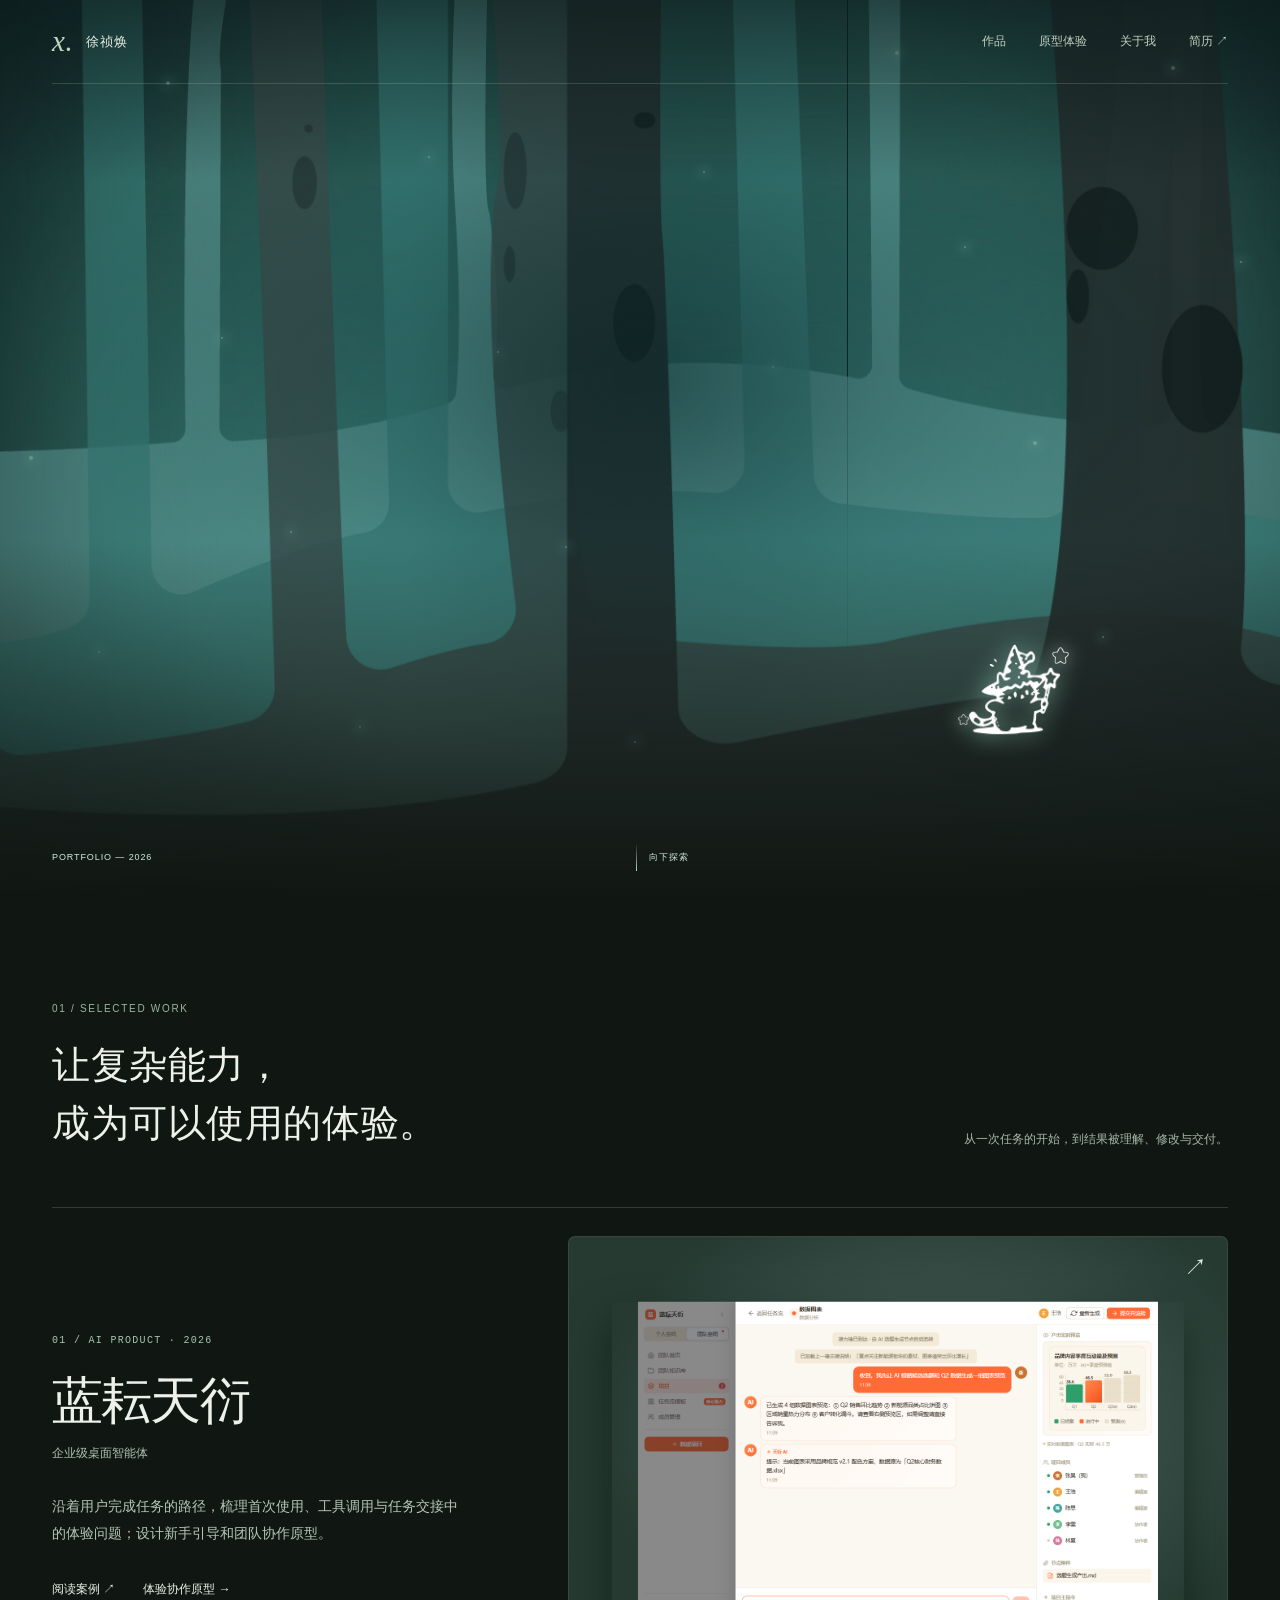
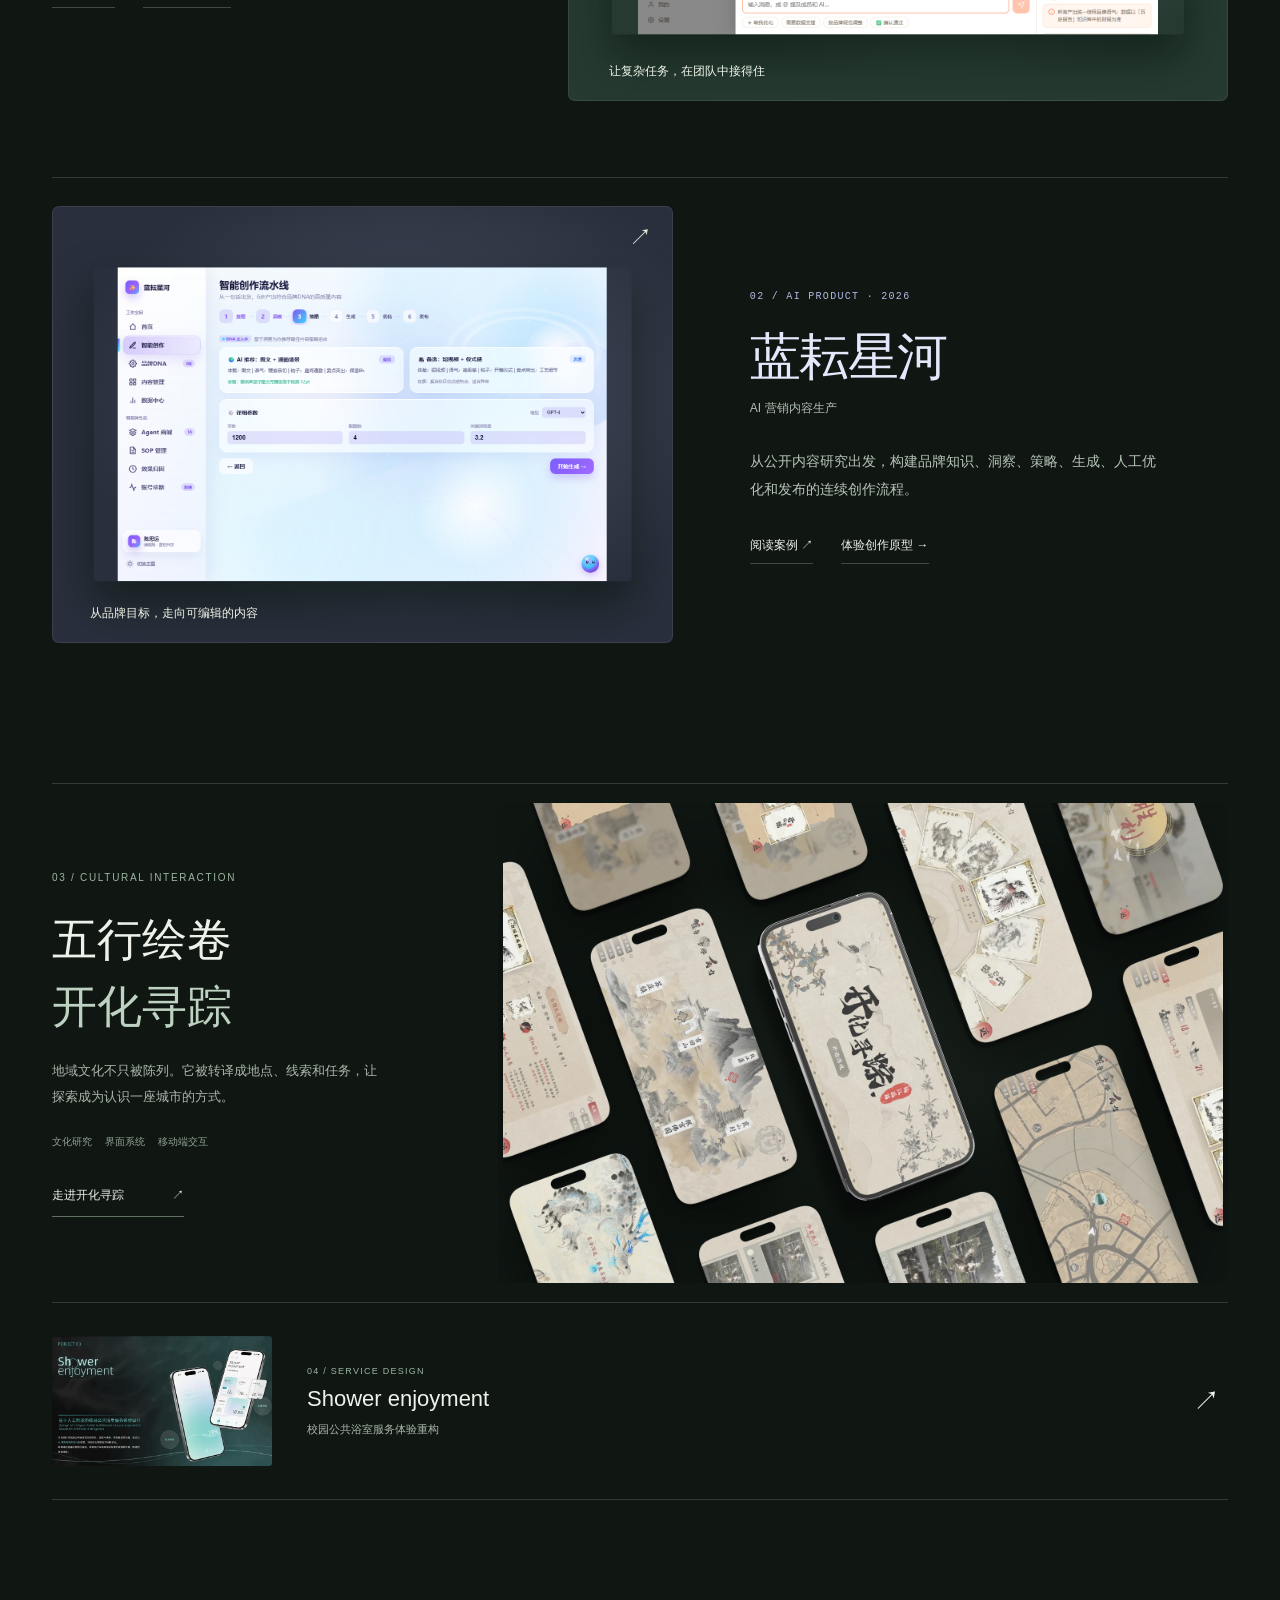
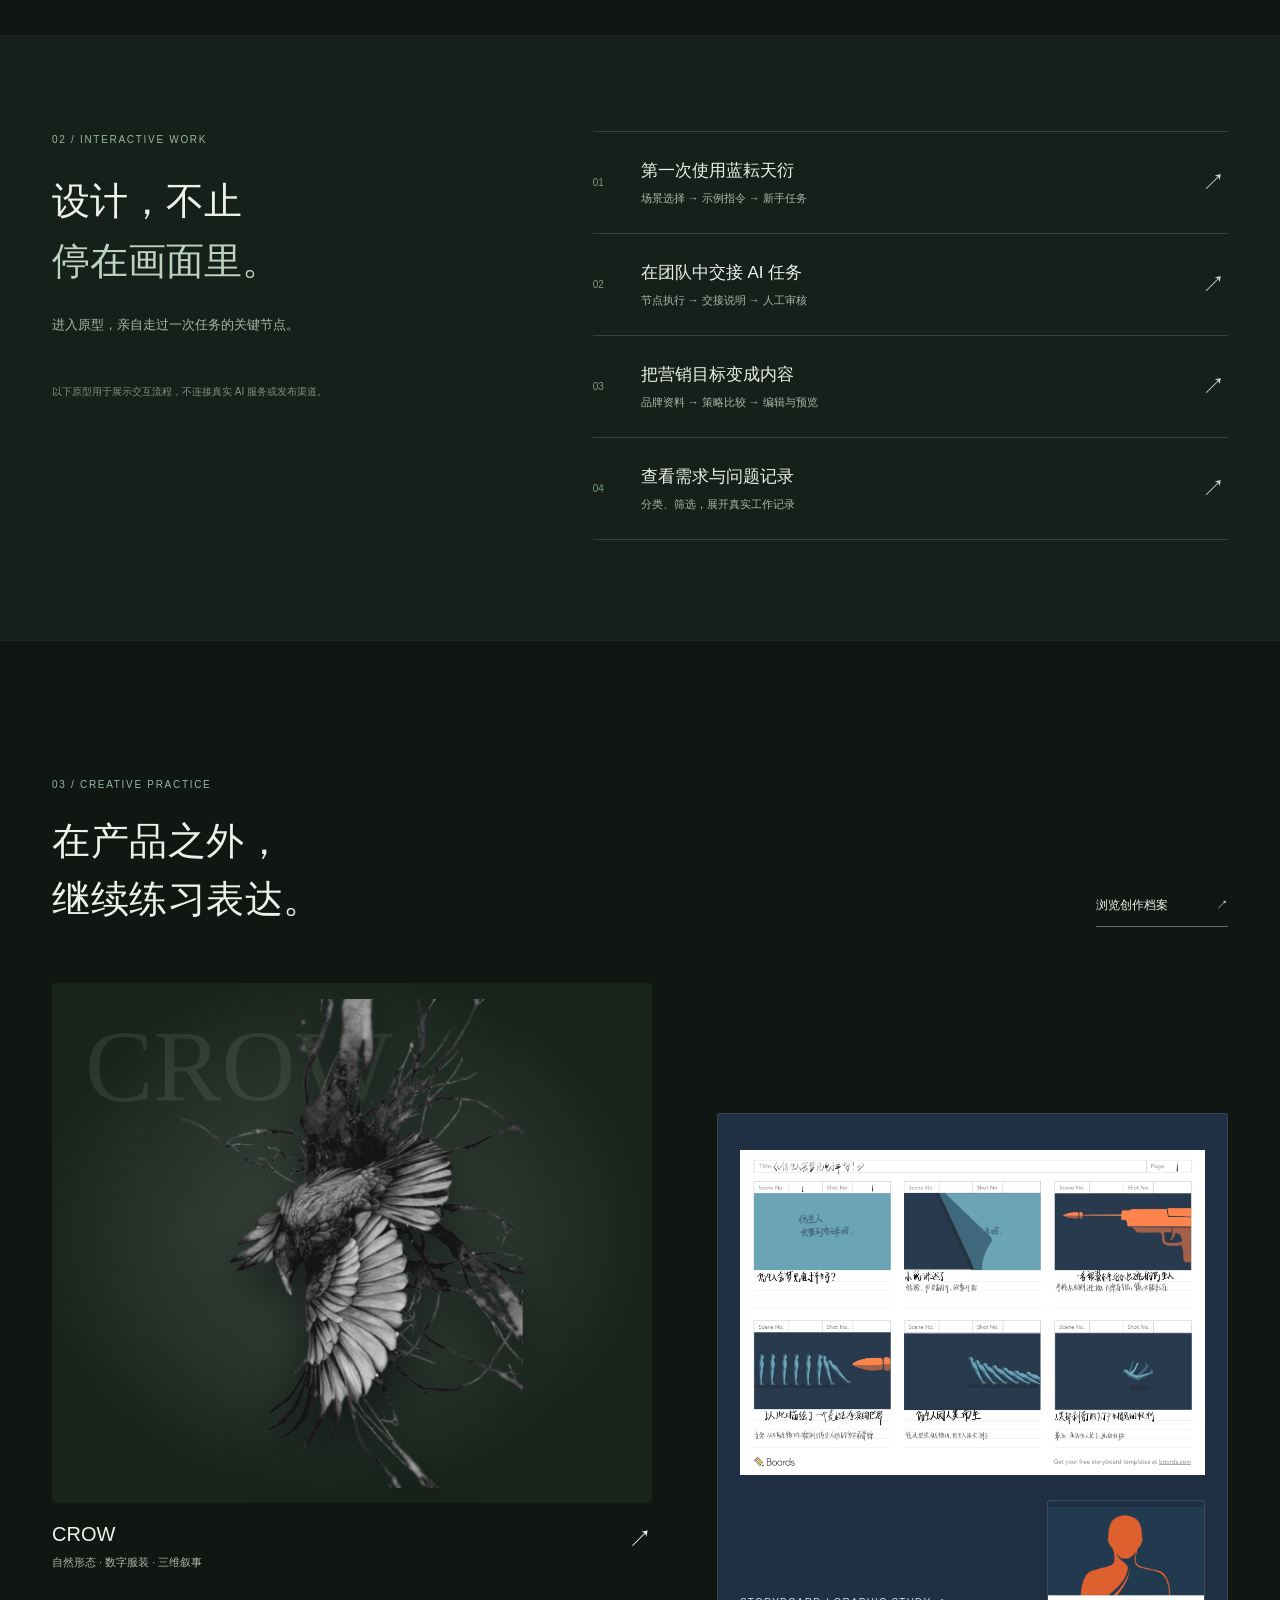
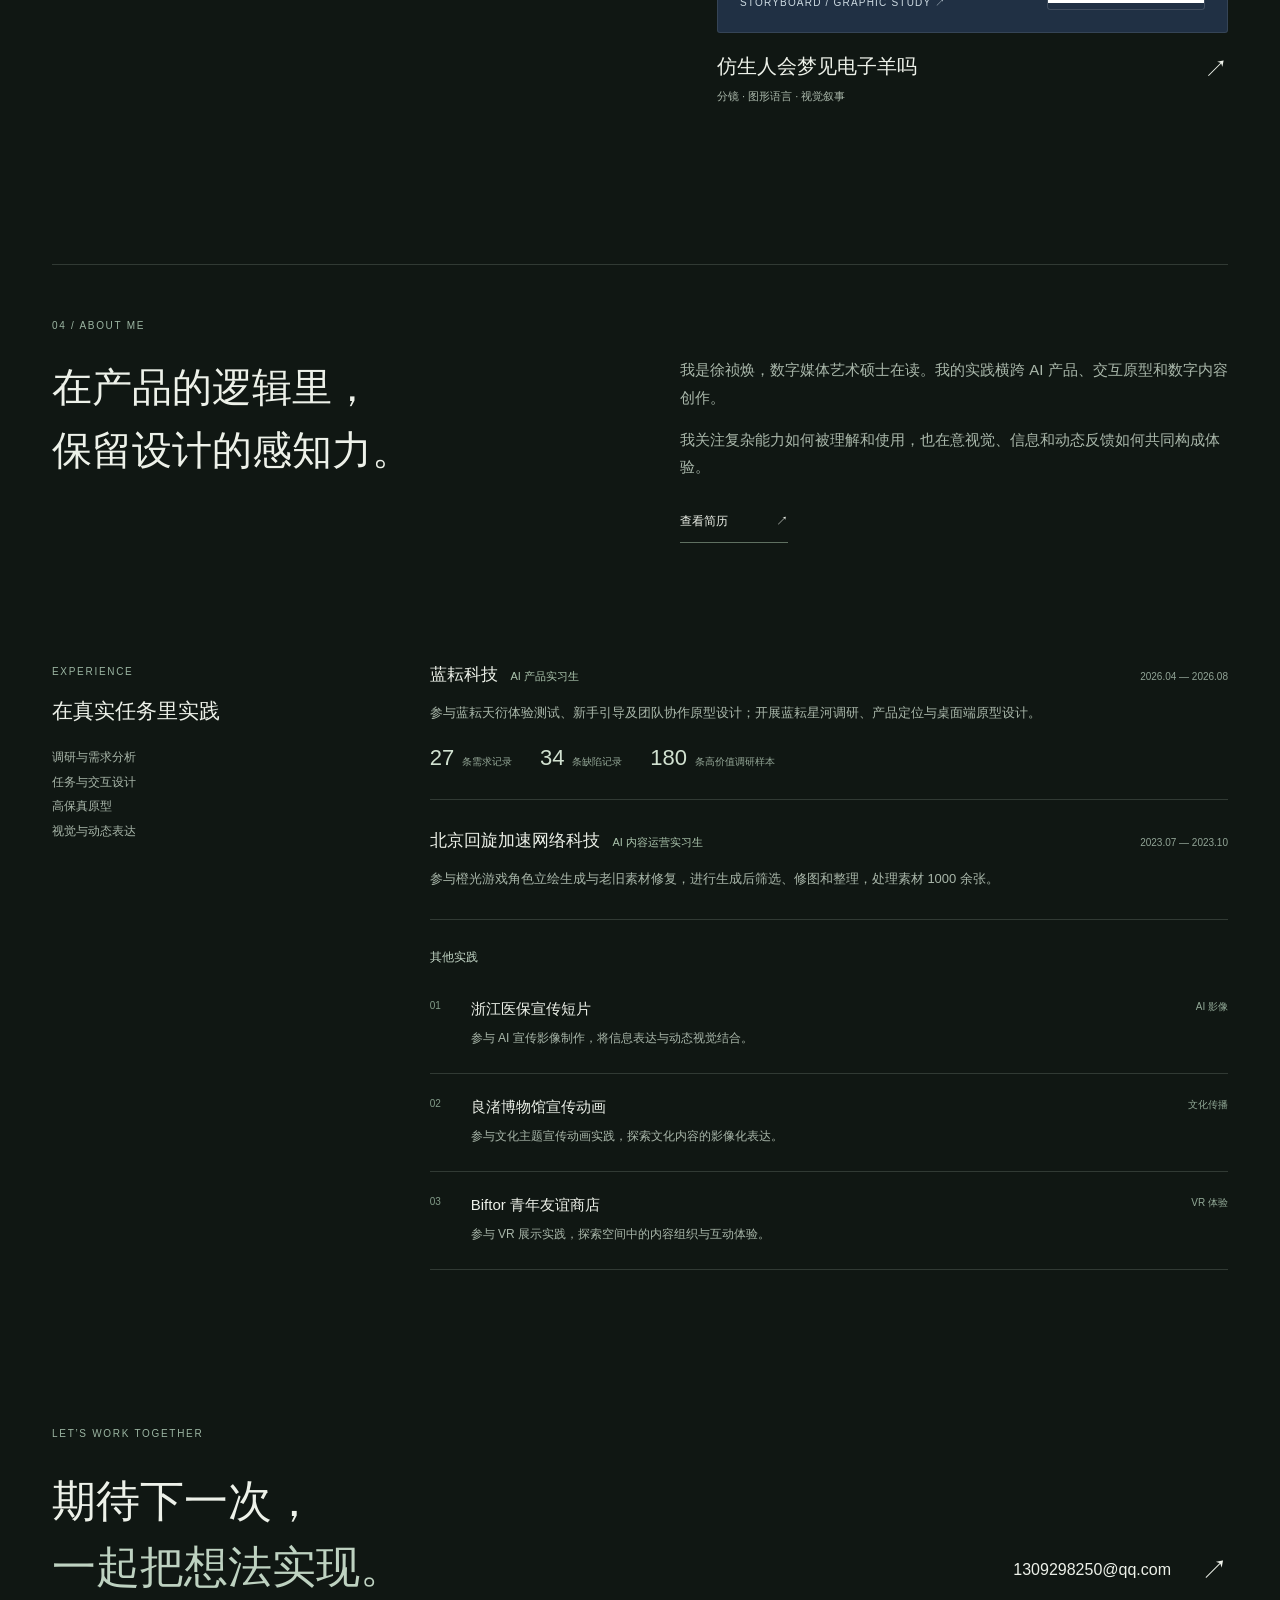
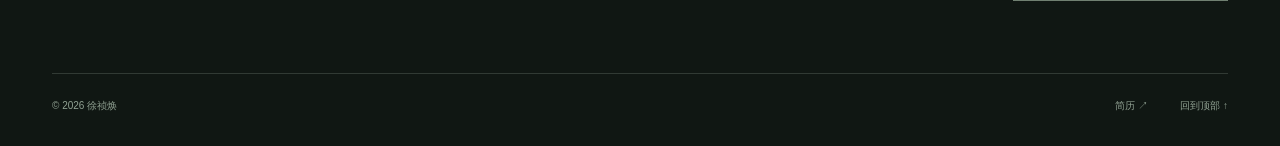
<file: index.html>
<!doctype html>
<html lang="zh-CN">
<head>
  <meta charset="utf-8">
  <meta name="viewport" content="width=device-width, initial-scale=1">
  <meta name="theme-color" content="#101713">
  <meta name="description" content="徐祯焕的个人作品集：AI 产品、交互设计与数字媒体创作。查看蓝耘天衍、蓝耘星河、开化寻踪与可操作原型。">
  <title>徐祯焕｜AI 产品与数字体验</title>
  <link rel="icon" href="assets/favicon.svg">
  <link rel="stylesheet" href="home.css">
  <link rel="stylesheet" href="home-refresh.css">
  <link rel="stylesheet" href="cursor.css?v=safari-touch-2">
  <script src="home.js" defer></script>
  <script src="forest.js" defer></script>
  <script src="cursor.js?v=safari-touch-2" defer></script>
</head>
<body>
  <a class="skip-link" href="#work">跳至作品</a>
  <div class="read-progress" aria-hidden="true"></div>
  <header class="site-header">
    <a class="brand" href="index.html" aria-label="徐祯焕，返回首页"><span class="brand-symbol">x.</span><span>徐祯焕</span></a>
    <button class="menu-toggle" type="button" aria-expanded="false" aria-controls="site-nav">菜单 <span aria-hidden="true">＋</span></button>
    <nav id="site-nav" aria-label="主导航">
      <a href="#work">作品</a><a href="#interact">原型体验</a><a href="#about">关于我</a><a href="assets/xuzhenhuan-resume.pdf" target="_blank" rel="noopener">简历 ↗︎</a>
    </nav>
  </header>
  <main>
    <section class="hero" aria-labelledby="hero-title">
      <div class="forest-scene" aria-hidden="true">
        <img class="forest-bg" src="assets/images/forest-bg.jpeg" alt="">
        <img class="forest-layer" data-depth="0.08" src="assets/images/forest-far.png" alt="">
        <img class="forest-layer" data-depth="0.16" src="assets/images/forest-back.png" alt="">
        <img class="forest-layer" data-depth="0.27" src="assets/images/forest-mid.png" alt="">
        <img class="forest-layer" data-depth="0.4" src="assets/images/forest-front.png" alt="">
      </div>
      <div class="hero-vignette" aria-hidden="true"></div>
      <span class="forest-cat" aria-hidden="true"><img src="assets/images/magic-cat.png" alt=""></span>
      <div class="hero-copy" id="hero-copy">
        <p class="hero-intro"><span class="small-orb"></span>你好，我是徐祯焕</p>
        <h1 id="hero-title">从想法出发，<span>让体验发生。</span></h1>
        <p class="hero-disciplines">AI 产品 <span>／</span> 交互设计 <span>／</span> 数字媒体艺术</p>
        <div class="hero-actions"><a class="primary-action" href="#work">查看作品 <span>↓</span></a><a class="text-action" href="#about">了解我 <span>↗︎</span></a></div>
      </div>
      <div class="hero-foot"><span>PORTFOLIO — 2026</span><button class="intro-toggle" type="button" aria-controls="hero-copy" aria-expanded="false" hidden>显示介绍 ↗︎</button><a class="scroll-indicator" href="#work"><i></i>向下探索</a><span class="hero-sensors"><button class="tilt-toggle" type="button" aria-pressed="false" hidden>开启倾斜视差</button><button class="motion-toggle" type="button" aria-pressed="false">暂停动效</button></span></div>
    </section>

    <section class="work content-width" id="work" aria-labelledby="work-title">
      <div class="section-heading enter"><div><span class="section-number">01 / SELECTED WORK</span><h2 id="work-title">让复杂能力，<br>成为可以使用的体验。</h2></div><p>从一次任务的开始，到结果被理解、修改与交付。</p></div>
      <div class="project-columns">
        <article class="project project-one enter">
          <a class="project-art art-tianyan" href="work-tianyan.html" aria-label="查看蓝耘天衍案例"><span class="art-top">01 / AI PRODUCT <span>↗︎</span></span><img src="assets/images/tianyan-live.png" alt="蓝耘天衍团队版原型的任务节点界面" width="1280" height="820" loading="lazy"><span class="art-bottom">让复杂任务，在团队中接得住</span></a>
          <div class="project-copy"><span class="project-kicker">01 / AI PRODUCT · 2026</span><div class="project-name"><h3><a href="work-tianyan.html">蓝耘天衍</a></h3><span>企业级桌面智能体</span></div>
          <p>沿着用户完成任务的路径，梳理首次使用、工具调用与任务交接中的体验问题；设计新手引导和团队协作原型。</p>
          <div class="project-actions"><a href="work-tianyan.html">阅读案例 ↗︎</a><a href="work-tianyan.html#team-demo">体验协作原型 →</a></div></div>
        </article>
        <article class="project project-two enter">
          <a class="project-art art-xinghe" href="work-xinghe.html" aria-label="查看蓝耘星河案例"><span class="art-top">02 / AI PRODUCT <span>↗︎</span></span><img src="assets/images/xinghe-live.png" alt="蓝耘星河原型的策略比较界面" width="1280" height="820" loading="lazy"><span class="art-bottom">从品牌目标，走向可编辑的内容</span></a>
          <div class="project-copy"><span class="project-kicker">02 / AI PRODUCT · 2026</span><div class="project-name"><h3><a href="work-xinghe.html">蓝耘星河</a></h3><span>AI 营销内容生产</span></div>
          <p>从公开内容研究出发，构建品牌知识、洞察、策略、生成、人工优化和发布的连续创作流程。</p>
          <div class="project-actions"><a href="work-xinghe.html">阅读案例 ↗︎</a><a href="work-xinghe.html#xinghe-demo">体验创作原型 →</a></div></div>
        </article>
      </div>

      <article class="kaihua-spotlight enter">
        <div class="kaihua-copy"><span class="section-number">03 / CULTURAL INTERACTION</span><h3>五行绘卷<br><em>开化寻踪</em></h3><p>地域文化不只被陈列。它被转译成地点、线索和任务，让探索成为认识一座城市的方式。</p><div class="keyword-row"><span>文化研究</span><span>界面系统</span><span>移动端交互</span></div><a class="underlined-link" href="archive.html#kaihua">走进开化寻踪 <span>↗︎</span></a></div>
        <a class="kaihua-visual" href="archive.html#kaihua" aria-label="查看开化寻踪项目"><img src="assets/images/kaihua-phones.webp" alt="开化寻踪的移动端界面样机" loading="lazy"></a>
      </article>
      <a class="service-strip enter" href="work-shower.html"><img src="assets/images/shower-cover.webp" alt="Shower enjoyment 服务设计封面" loading="lazy"><span class="service-info"><small>04 / SERVICE DESIGN</small><strong>Shower enjoyment</strong><span>校园公共浴室服务体验重构</span></span><span class="service-arrow" aria-hidden="true">↗︎</span></a>
    </section>

    <section class="prototype-index" id="interact" aria-labelledby="interact-title"><div class="content-width prototype-layout">
      <div class="prototype-copy enter"><span class="section-number">02 / INTERACTIVE WORK</span><h2 id="interact-title">设计，不止<br><em>停在画面里。</em></h2><p>进入原型，亲自走过一次任务的关键节点。</p><small>以下原型用于展示交互流程，不连接真实 AI 服务或发布渠道。</small></div>
      <div class="prototype-links enter">
        <a href="work-tianyan.html#onboarding-demo"><span>01</span><span><strong>第一次使用蓝耘天衍</strong><small>场景选择 → 示例指令 → 新手任务</small></span><b>↗︎</b></a>
        <a href="work-tianyan.html#team-demo"><span>02</span><span><strong>在团队中交接 AI 任务</strong><small>节点执行 → 交接说明 → 人工审核</small></span><b>↗︎</b></a>
        <a href="work-xinghe.html#xinghe-demo"><span>03</span><span><strong>把营销目标变成内容</strong><small>品牌资料 → 策略比较 → 编辑与预览</small></span><b>↗︎</b></a>
        <a href="work-tianyan.html#issue-records"><span>04</span><span><strong>查看需求与问题记录</strong><small>分类、筛选，展开真实工作记录</small></span><b>↗︎</b></a>
      </div>
    </div></section>

    <section class="creative content-width" id="creative" aria-labelledby="creative-title">
      <div class="section-heading enter"><div><span class="section-number">03 / CREATIVE PRACTICE</span><h2 id="creative-title">在产品之外，<br>继续练习表达。</h2></div><a class="underlined-link" href="archive.html">浏览创作档案 <span>↗︎</span></a></div>
      <div class="creative-layout">
        <a class="crow-work enter" href="archive.html#crow"><span class="crow-field"><span class="crow-lettering">CROW</span><img src="assets/images/crow-bird.webp" alt="CROW 三维服装与乌鸦意象" loading="lazy"></span><span class="creative-info"><strong>CROW</strong><span>自然形态 · 数字服装 · 三维叙事</span><b>↗︎</b></span></a>
        <article class="motion-work enter"><a class="motion-study" href="archive.html#motion" aria-label="查看《仿生人会梦见电子羊吗》的分镜与图形设计"><img class="motion-storyboard" src="assets/images/motion-storyboard-1.webp" alt="仿生人会梦见电子羊吗的分镜设计" loading="lazy"><img class="motion-graphic" src="assets/images/motion-still-1.webp" alt="人物图形设计" loading="lazy"><span>STORYBOARD / GRAPHIC STUDY ↗︎</span></a><div class="creative-info"><strong>仿生人会梦见电子羊吗</strong><span>分镜 · 图形语言 · 视觉叙事</span><a href="archive.html#motion" aria-label="查看分镜与图形设计">↗︎</a></div></article>
      </div>
    </section>

    <section class="about content-width" id="about" aria-labelledby="about-title"><div class="about-head enter"><span class="section-number">04 / ABOUT ME</span><h2 id="about-title">在产品的逻辑里，<br>保留设计的感知力。</h2><div><p>我是徐祯焕，数字媒体艺术硕士在读。我的实践横跨 AI 产品、交互原型和数字内容创作。</p><p>我关注复杂能力如何被理解和使用，也在意视觉、信息和动态反馈如何共同构成体验。</p><a class="underlined-link" href="assets/xuzhenhuan-resume.pdf" target="_blank" rel="noopener">查看简历 <span>↗︎</span></a></div></div>
      <div class="experience" id="experience"><div class="experience-aside enter"><span class="section-number">EXPERIENCE</span><h3>在真实任务里实践</h3><p>调研与需求分析<br>任务与交互设计<br>高保真原型<br>视觉与动态表达</p></div><div class="experience-list">
        <article class="experience-item enter"><div class="experience-title"><h3>蓝耘科技 <small>AI 产品实习生</small></h3><time>2026.04 — 2026.08</time></div><p>参与蓝耘天衍体验测试、新手引导及团队协作原型设计；开展蓝耘星河调研、产品定位与桌面端原型设计。</p><div class="experience-facts"><span><b>27</b> 条需求记录</span><span><b>34</b> 条缺陷记录</span><span><b>180</b> 条高价值调研样本</span></div></article>
        <article class="experience-item enter"><div class="experience-title"><h3>北京回旋加速网络科技 <small>AI 内容运营实习生</small></h3><time>2023.07 — 2023.10</time></div><p>参与橙光游戏角色立绘生成与老旧素材修复，进行生成后筛选、修图和整理，处理素材 1000 余张。</p></article>
        <div class="practice-label enter">其他实践</div>
        <article class="practice-item enter"><span>01</span><div><h3>浙江医保宣传短片</h3><p>参与 AI 宣传影像制作，将信息表达与动态视觉结合。</p></div><small>AI 影像</small></article>
        <article class="practice-item enter"><span>02</span><div><h3>良渚博物馆宣传动画</h3><p>参与文化主题宣传动画实践，探索文化内容的影像化表达。</p></div><small>文化传播</small></article>
        <article class="practice-item enter"><span>03</span><div><h3>Biftor 青年友谊商店</h3><p>参与 VR 展示实践，探索空间中的内容组织与互动体验。</p></div><small>VR 体验</small></article>
      </div></div>
    </section>

    <footer class="contact content-width" id="contact"><span class="section-number">LET’S WORK TOGETHER</span><div class="contact-main"><h2>期待下一次，<br><em>一起把想法实现。</em></h2><a href="mailto:1309298250@qq.com">1309298250@qq.com <span>↗︎</span></a></div><div class="footer-foot"><span>© 2026 徐祯焕</span><a href="assets/xuzhenhuan-resume.pdf" target="_blank" rel="noopener">简历 ↗︎</a><a href="#">回到顶部 ↑</a></div></footer>
  </main>
</body>
</html>
</file>
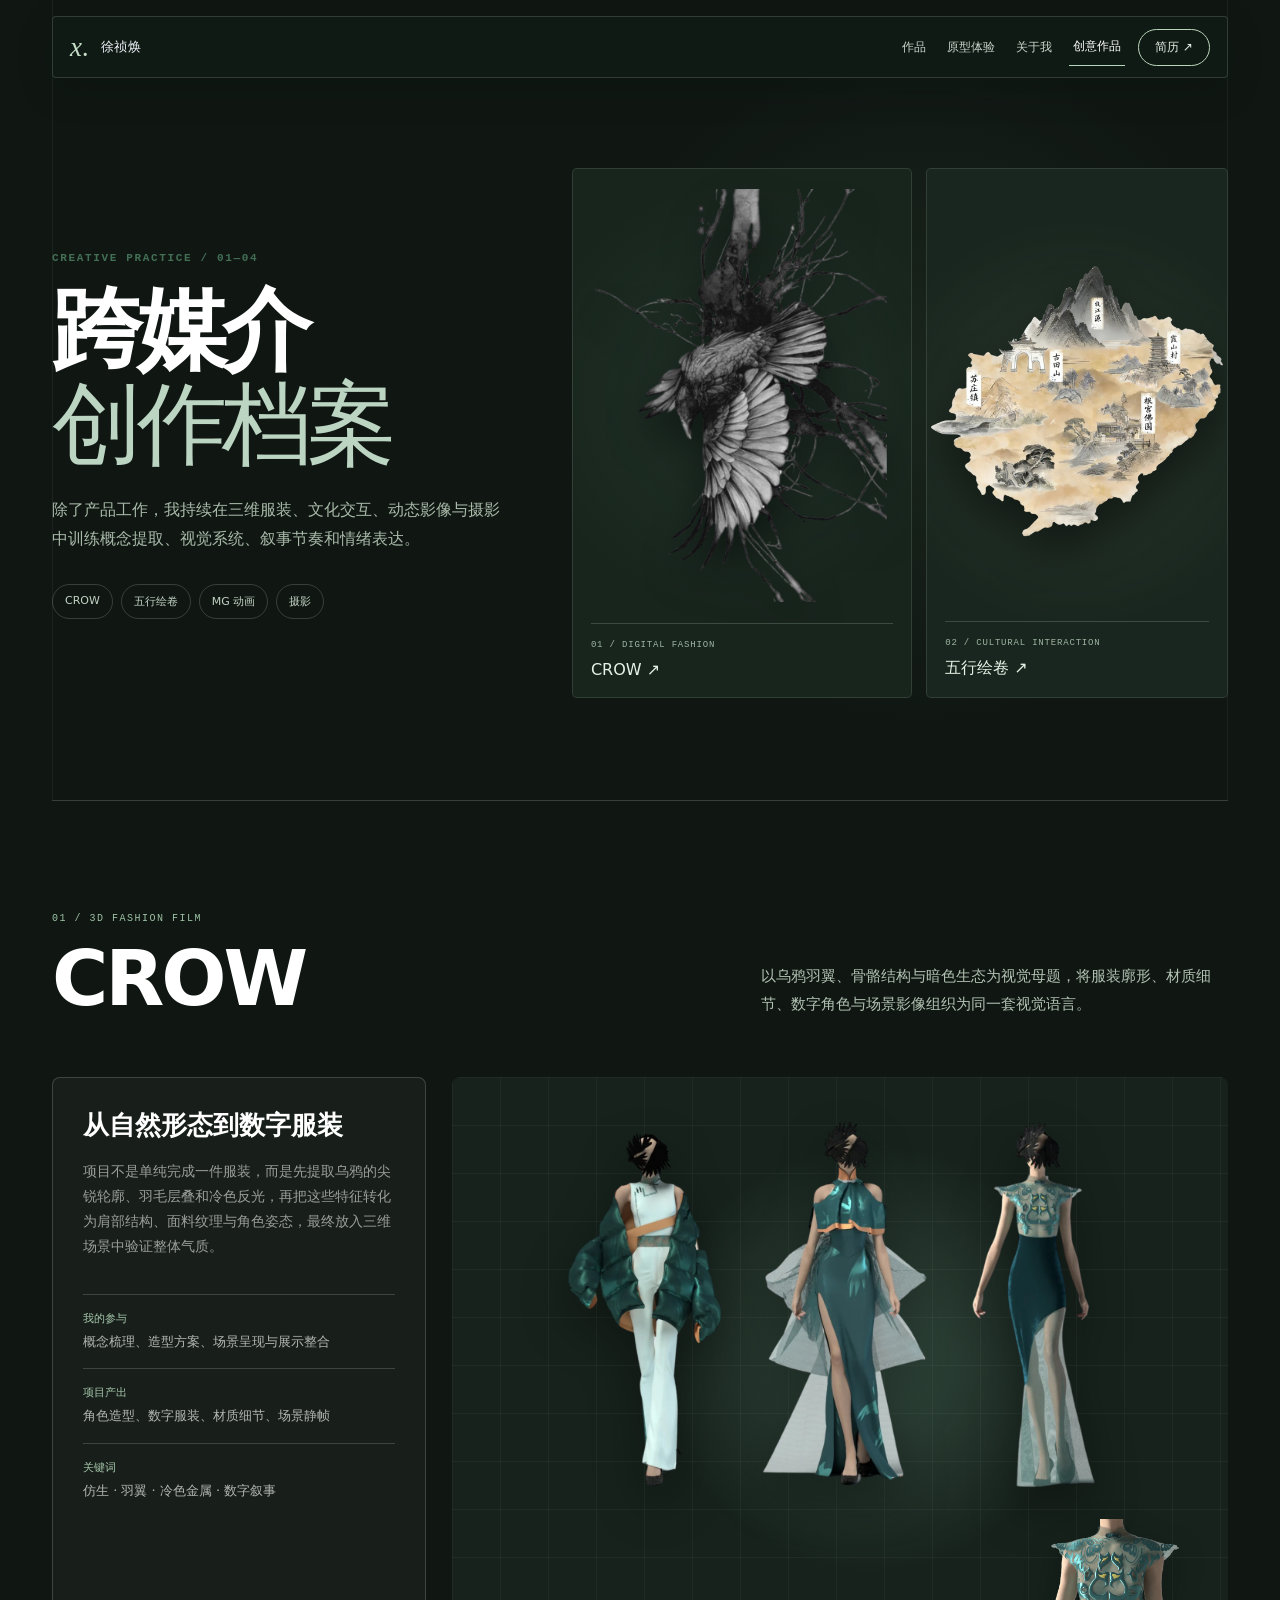
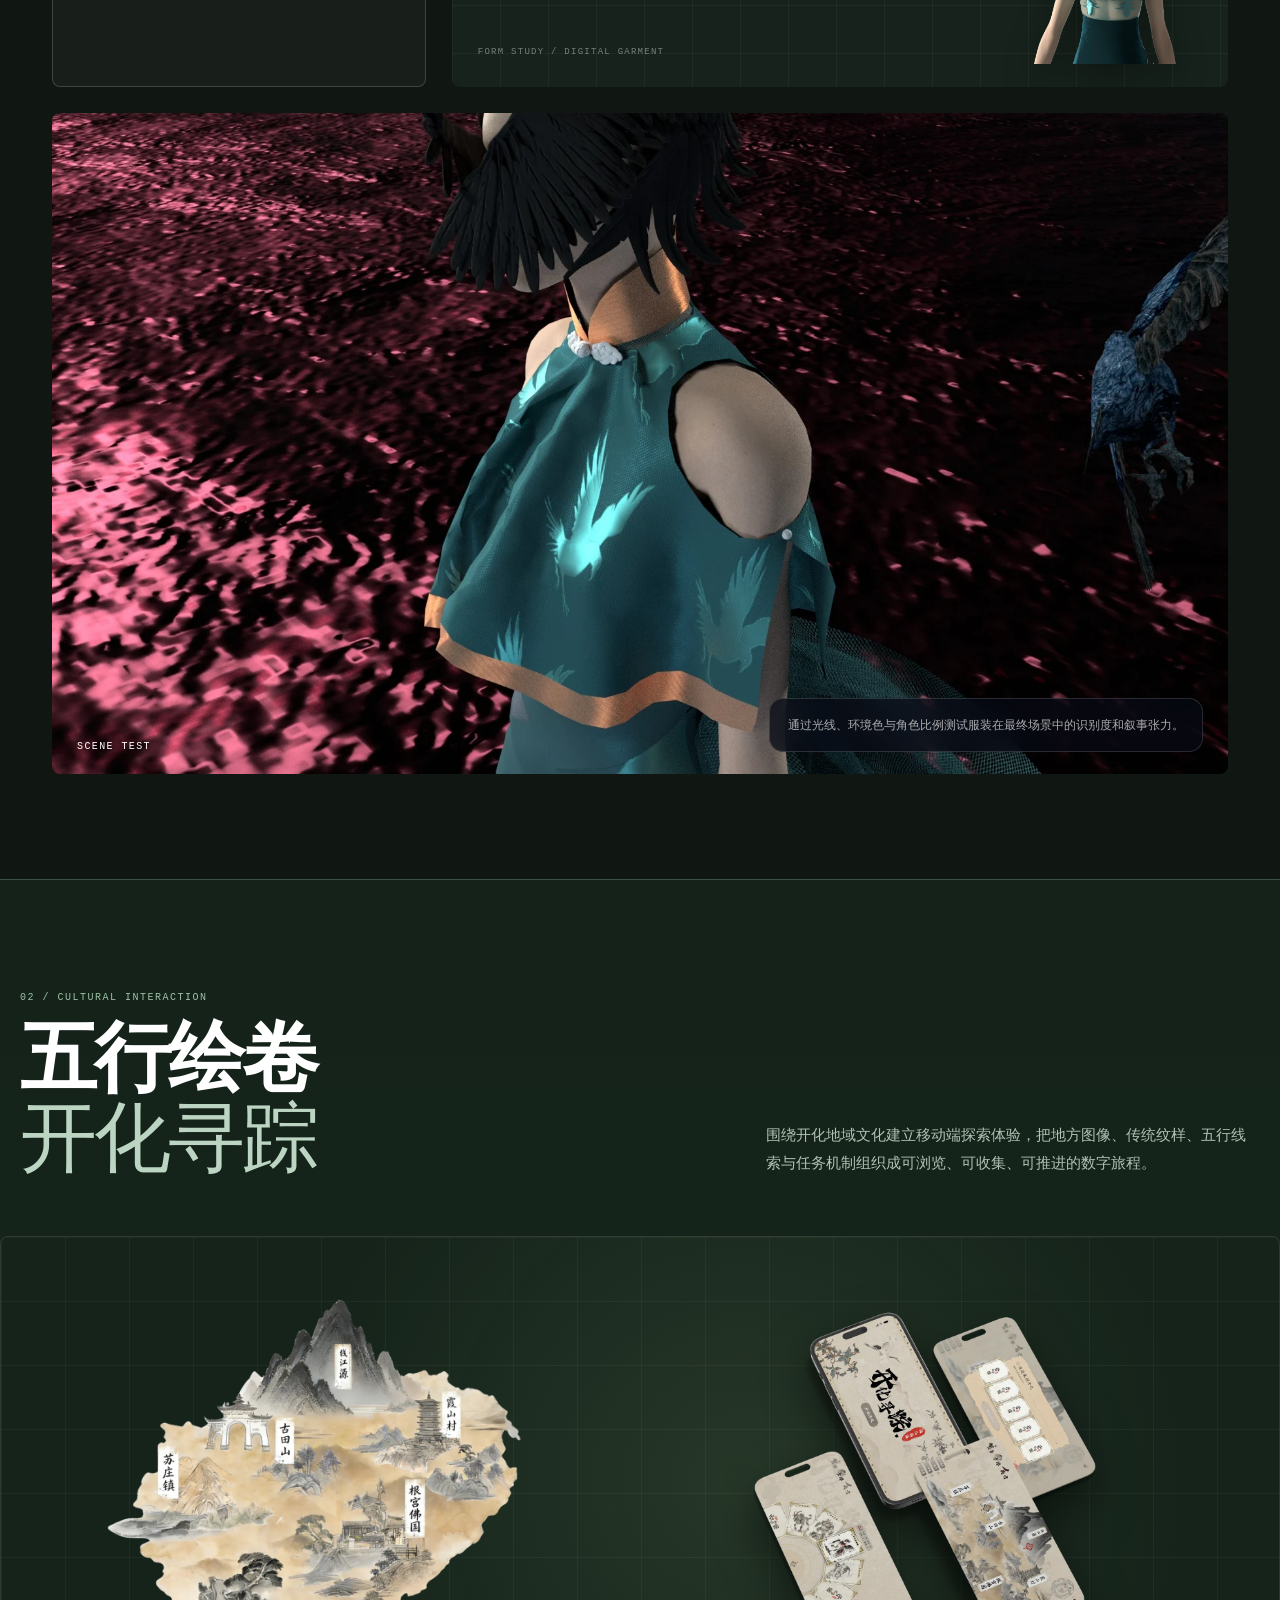
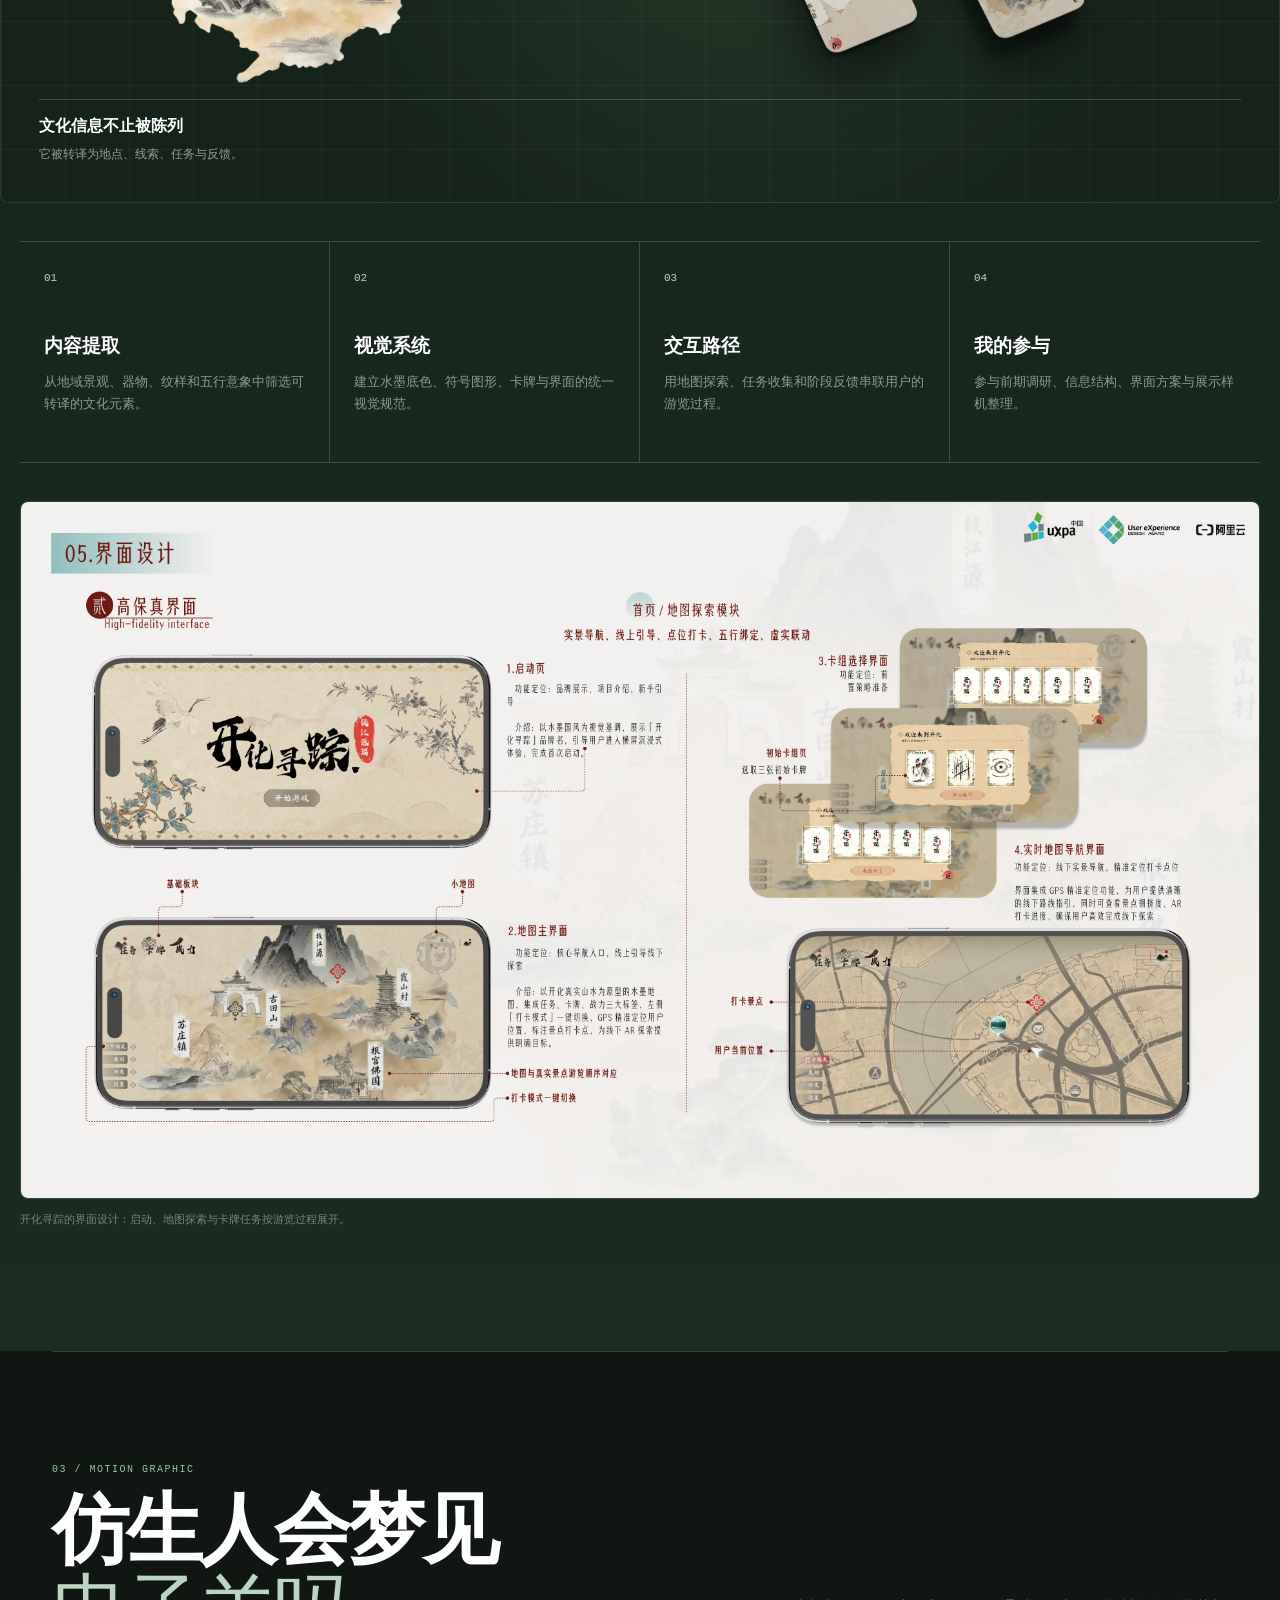
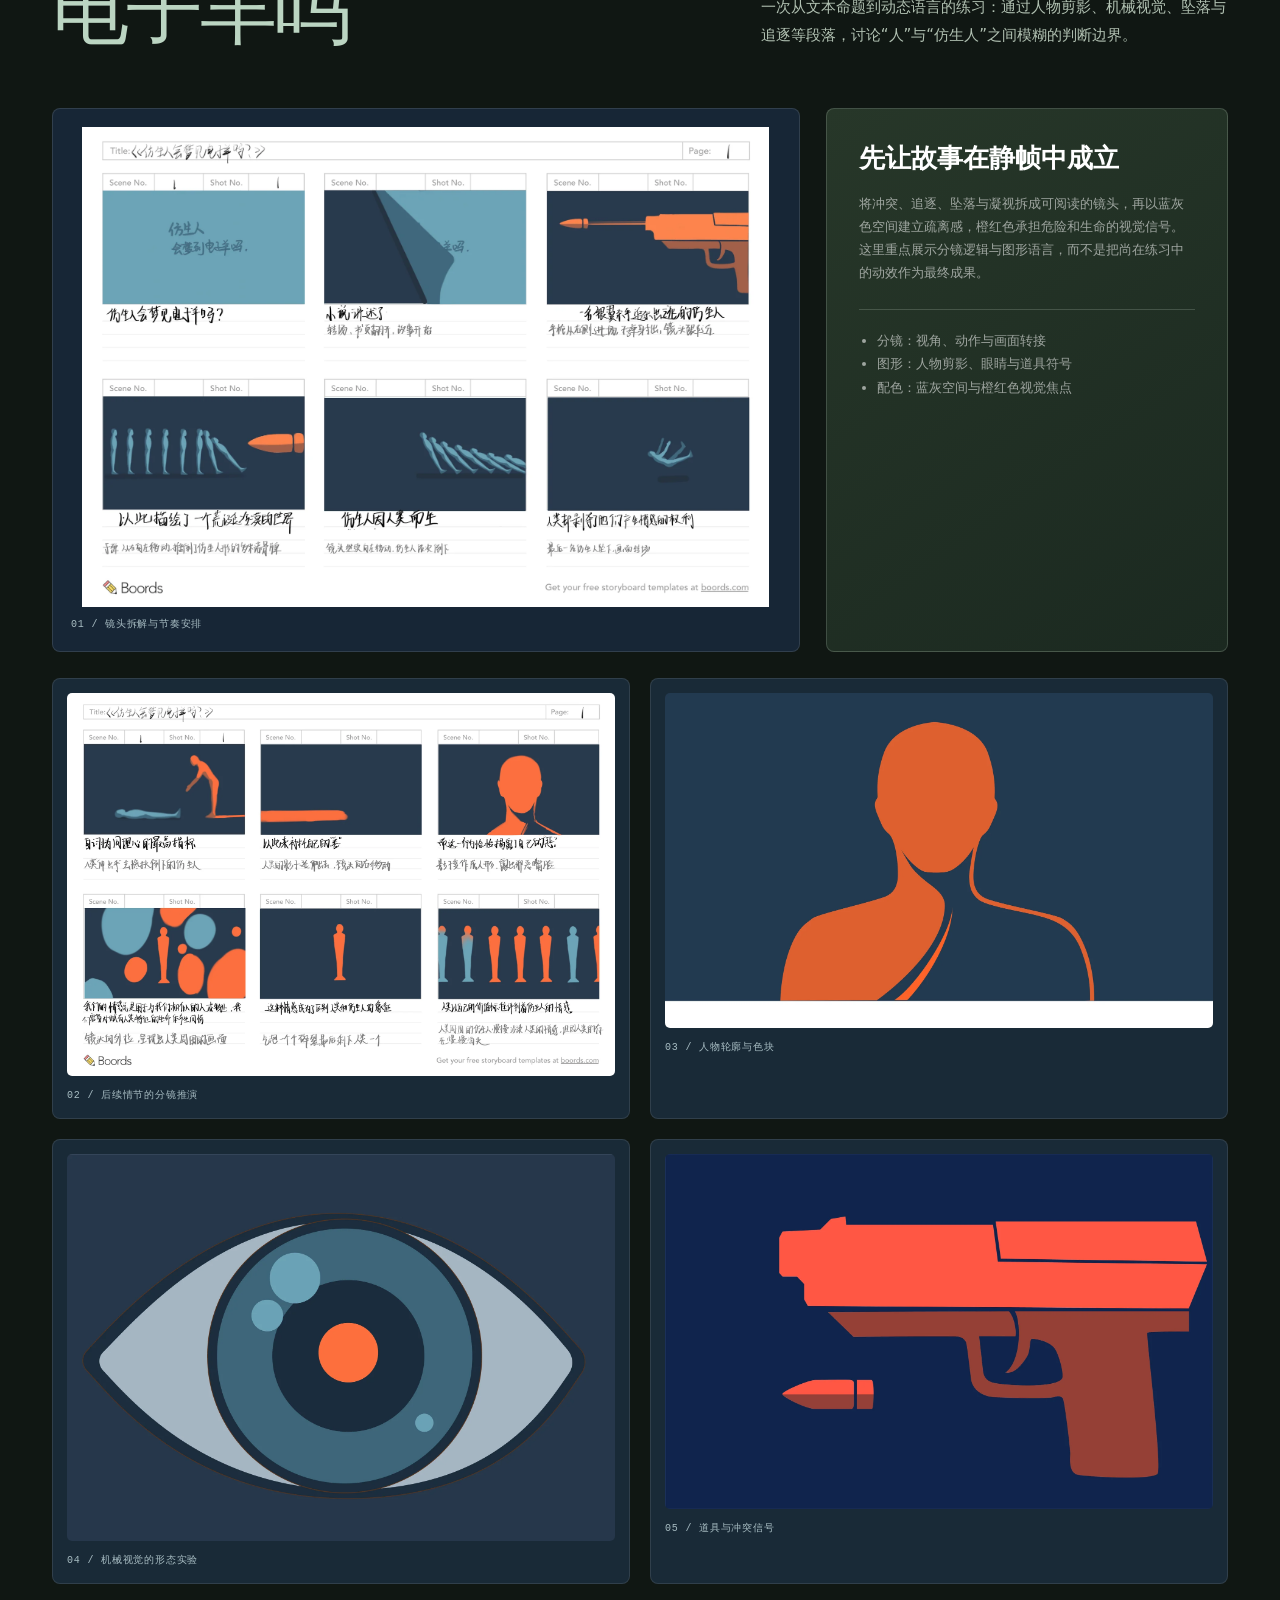
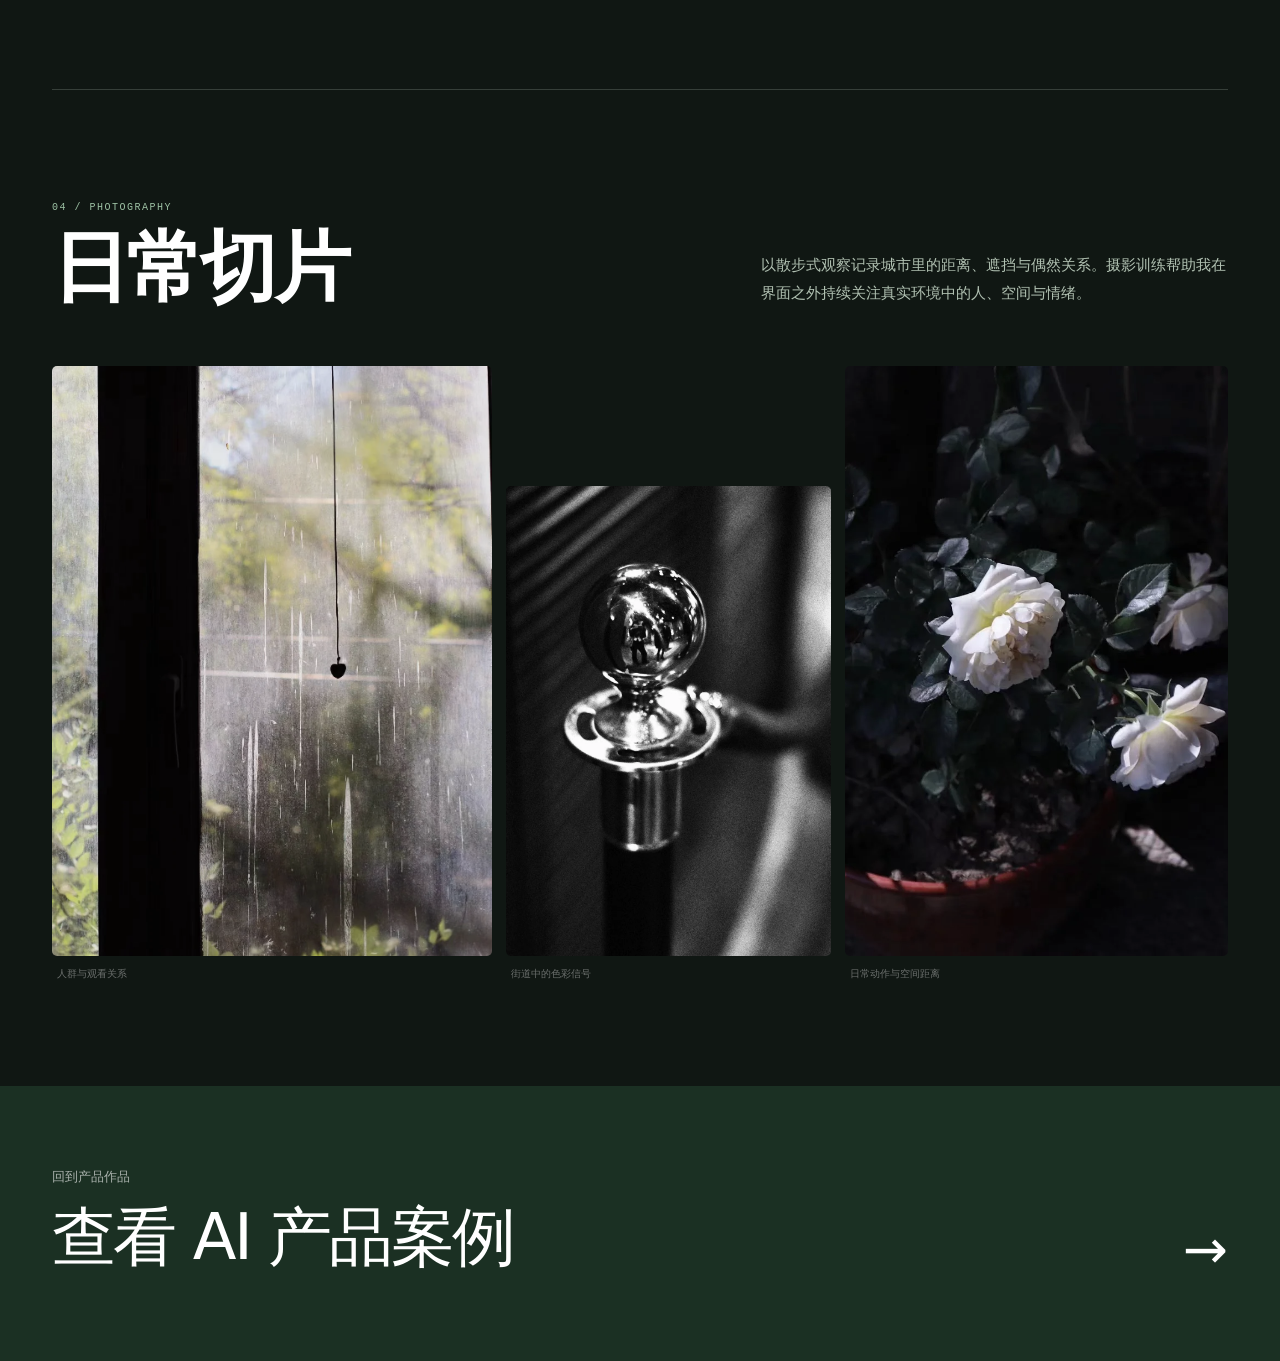
<file: archive.html>
<!doctype html>
<html lang="zh-CN">
<head>
  <meta charset="utf-8"><meta name="viewport" content="width=device-width,initial-scale=1"><meta name="description" content="徐祯焕的三维影像、文化交互、动态设计与摄影作品。">
  <title>创意作品档案｜徐祯焕</title><link rel="icon" href="assets/favicon.svg"><link rel="stylesheet" href="styles.css"><link rel="stylesheet" href="theme.css"><link rel="stylesheet" href="theme-refresh.css"><link rel="stylesheet" href="cursor.css?v=safari-touch-2"><script src="cursor.js?v=safari-touch-2" defer></script>
</head>
<body class="archive-page">
  <div class="scroll-progress" aria-hidden="true"></div>
  <nav class="nav"><a class="brand" href="index.html"><span class="brand-mark">x.</span><span>徐祯焕</span></a><button class="menu-toggle" aria-label="打开导航" aria-expanded="false">☰</button><div class="nav-links"><a href="index.html#work">作品</a><a href="index.html#interact">原型体验</a><a href="index.html#about">关于我</a><a class="active" href="archive.html">创意作品</a><a class="nav-cta" href="assets/xuzhenhuan-resume.pdf" target="_blank" rel="noopener">简历 ↗︎</a></div></nav>
  <main>
    <header class="archive-hero">
      <div class="archive-hero-copy"><span class="section-index">Creative practice / 01—04</span><h1>跨媒介<br><i>创作档案</i></h1><p>除了产品工作，我持续在三维服装、文化交互、动态影像与摄影中训练概念提取、视觉系统、叙事节奏和情绪表达。</p><div class="archive-jump"><a href="#crow">CROW</a><a href="#kaihua">五行绘卷</a><a href="#motion">MG 动画</a><a href="#photo">摄影</a></div></div>
      <div class="archive-hero-art" data-parallax>
        <a class="archive-art-panel archive-art-crow" href="#crow" aria-label="查看 CROW 项目"><span class="archive-art-visual"><img src="assets/images/crow-bird.webp" alt="CROW 乌鸦三维视觉"></span><span class="archive-art-label"><small>01 / DIGITAL FASHION</small><strong>CROW ↗︎</strong></span></a>
        <a class="archive-art-panel archive-art-kaihua" href="#kaihua" aria-label="查看五行绘卷项目"><span class="archive-art-visual"><img src="assets/images/kaihua-map.webp" alt="五行绘卷开化寻踪视觉"></span><span class="archive-art-label"><small>02 / CULTURAL INTERACTION</small><strong>五行绘卷 ↗︎</strong></span></a>
      </div>
    </header>

    <section class="creative-case crow-case" id="crow">
      <div class="creative-case-head reveal"><div><span class="case-no">01 / 3D FASHION FILM</span><h2>CROW</h2></div><p>以乌鸦羽翼、骨骼结构与暗色生态为视觉母题，将服装廓形、材质细节、数字角色与场景影像组织为同一套视觉语言。</p></div>
      <div class="creative-case-layout">
        <div class="creative-summary reveal"><h3>从自然形态到数字服装</h3><p>项目不是单纯完成一件服装，而是先提取乌鸦的尖锐轮廓、羽毛层叠和冷色反光，再把这些特征转化为肩部结构、面料纹理与角色姿态，最终放入三维场景中验证整体气质。</p><dl><div><dt>我的参与</dt><dd>概念梳理、造型方案、场景呈现与展示整合</dd></div><div><dt>项目产出</dt><dd>角色造型、数字服装、材质细节、场景静帧</dd></div><div><dt>关键词</dt><dd>仿生 · 羽翼 · 冷色金属 · 数字叙事</dd></div></dl></div>
        <div class="crow-composition reveal"><img class="crow-main" src="assets/images/crow-lineup.webp" alt="CROW 的三套完整数字服装造型"><img class="crow-detail" src="assets/images/crow-detail.webp" alt="服装肩部与纹理细节"><span class="media-caption">FORM STUDY / DIGITAL GARMENT</span></div>
      </div>
      <div class="wide-media reveal"><img src="assets/images/crow-scene.webp" alt="Crow 三维场景画面"><div><span>SCENE TEST</span><p>通过光线、环境色与角色比例测试服装在最终场景中的识别度和叙事张力。</p></div></div>
    </section>

    <section class="creative-case kaihua-case" id="kaihua">
      <div class="creative-case-head reveal"><div><span class="case-no">02 / CULTURAL INTERACTION</span><h2>五行绘卷<br><i>开化寻踪</i></h2></div><p>围绕开化地域文化建立移动端探索体验，把地方图像、传统纹样、五行线索与任务机制组织成可浏览、可收集、可推进的数字旅程。</p></div>
      <div class="kaihua-stage reveal"><img class="kaihua-map" src="assets/images/kaihua-map.webp" alt="开化寻踪视觉地图"><img class="kaihua-phones" src="assets/images/kaihua-phones-complete.webp" alt="开化寻踪四张完整手机界面样机"><div class="stage-annotation"><strong>文化信息不止被陈列</strong><span>它被转译为地点、线索、任务与反馈。</span></div></div>
      <div class="creative-notes reveal"><article><span>01</span><h3>内容提取</h3><p>从地域景观、器物、纹样和五行意象中筛选可转译的文化元素。</p></article><article><span>02</span><h3>视觉系统</h3><p>建立水墨底色、符号图形、卡牌与界面的统一视觉规范。</p></article><article><span>03</span><h3>交互路径</h3><p>用地图探索、任务收集和阶段反馈串联用户的游览过程。</p></article><article><span>04</span><h3>我的参与</h3><p>参与前期调研、信息结构、界面方案与展示样机整理。</p></article></div>
      <figure class="system-board reveal"><img src="assets/images/kaihua-interface.webp" alt="开化寻踪启动页、地图、卡牌与打卡界面设计"><figcaption>开化寻踪的界面设计：启动、地图探索与卡牌任务按游览过程展开。</figcaption></figure>
    </section>

    <section class="creative-case motion-case" id="motion">
      <div class="creative-case-head reveal"><div><span class="case-no">03 / MOTION GRAPHIC</span><h2>仿生人会梦见<br><i>电子羊吗</i></h2></div><p>一次从文本命题到动态语言的练习：通过人物剪影、机械视觉、坠落与追逐等段落，讨论“人”与“仿生人”之间模糊的判断边界。</p></div>
      <div class="motion-layout">
        <figure class="motion-feature reveal"><img src="assets/images/motion-storyboard-1.webp" alt="第一组分镜：冲突与追逐的镜头安排"><figcaption>01 / 镜头拆解与节奏安排</figcaption></figure>
        <div class="motion-copy reveal"><h3>先让故事在静帧中成立</h3><p>将冲突、追逐、坠落与凝视拆成可阅读的镜头，再以蓝灰色空间建立疏离感，橙红色承担危险和生命的视觉信号。这里重点展示分镜逻辑与图形语言，而不是把尚在练习中的动效作为最终成果。</p><ul><li>分镜：视角、动作与画面转接</li><li>图形：人物剪影、眼睛与道具符号</li><li>配色：蓝灰空间与橙红色视觉焦点</li></ul></div>
      </div>
      <div class="storyboard-grid reveal"><figure><img src="assets/images/motion-storyboard-2.webp" alt="第二组分镜设计"><figcaption>02 / 后续情节的分镜推演</figcaption></figure><figure><img src="assets/images/motion-still-1.webp" alt="人物图形设计"><figcaption>03 / 人物轮廓与色块</figcaption></figure><figure><img src="assets/images/motion-still-2.webp" alt="眼睛图形设计"><figcaption>04 / 机械视觉的形态实验</figcaption></figure><figure><img src="assets/images/motion-still-3.webp" alt="道具图形设计"><figcaption>05 / 道具与冲突信号</figcaption></figure></div>
    </section>

    <section class="creative-case photo-case" id="photo">
      <div class="creative-case-head reveal"><div><span class="case-no">04 / PHOTOGRAPHY</span><h2>日常切片</h2></div><p>以散步式观察记录城市里的距离、遮挡与偶然关系。摄影训练帮助我在界面之外持续关注真实环境中的人、空间与情绪。</p></div>
      <div class="photo-wall reveal"><figure><img src="assets/images/archive-photo-1.webp" alt="城市摄影作品一"><figcaption>人群与观看关系</figcaption></figure><figure><img src="assets/images/archive-photo-2.webp" alt="城市摄影作品二"><figcaption>街道中的色彩信号</figcaption></figure><figure><img src="assets/images/archive-photo-3.webp" alt="城市摄影作品三"><figcaption>日常动作与空间距离</figcaption></figure></div>
    </section>

    <a class="next-case" href="index.html#work"><div class="next-inner"><div><small>回到产品作品</small><strong>查看 AI 产品案例</strong></div><span class="next-arrow">→</span></div></a>
  </main>
  <div class="lightbox"><img alt="放大查看"></div><script src="script.js"></script>
</body>
</html>
</file>
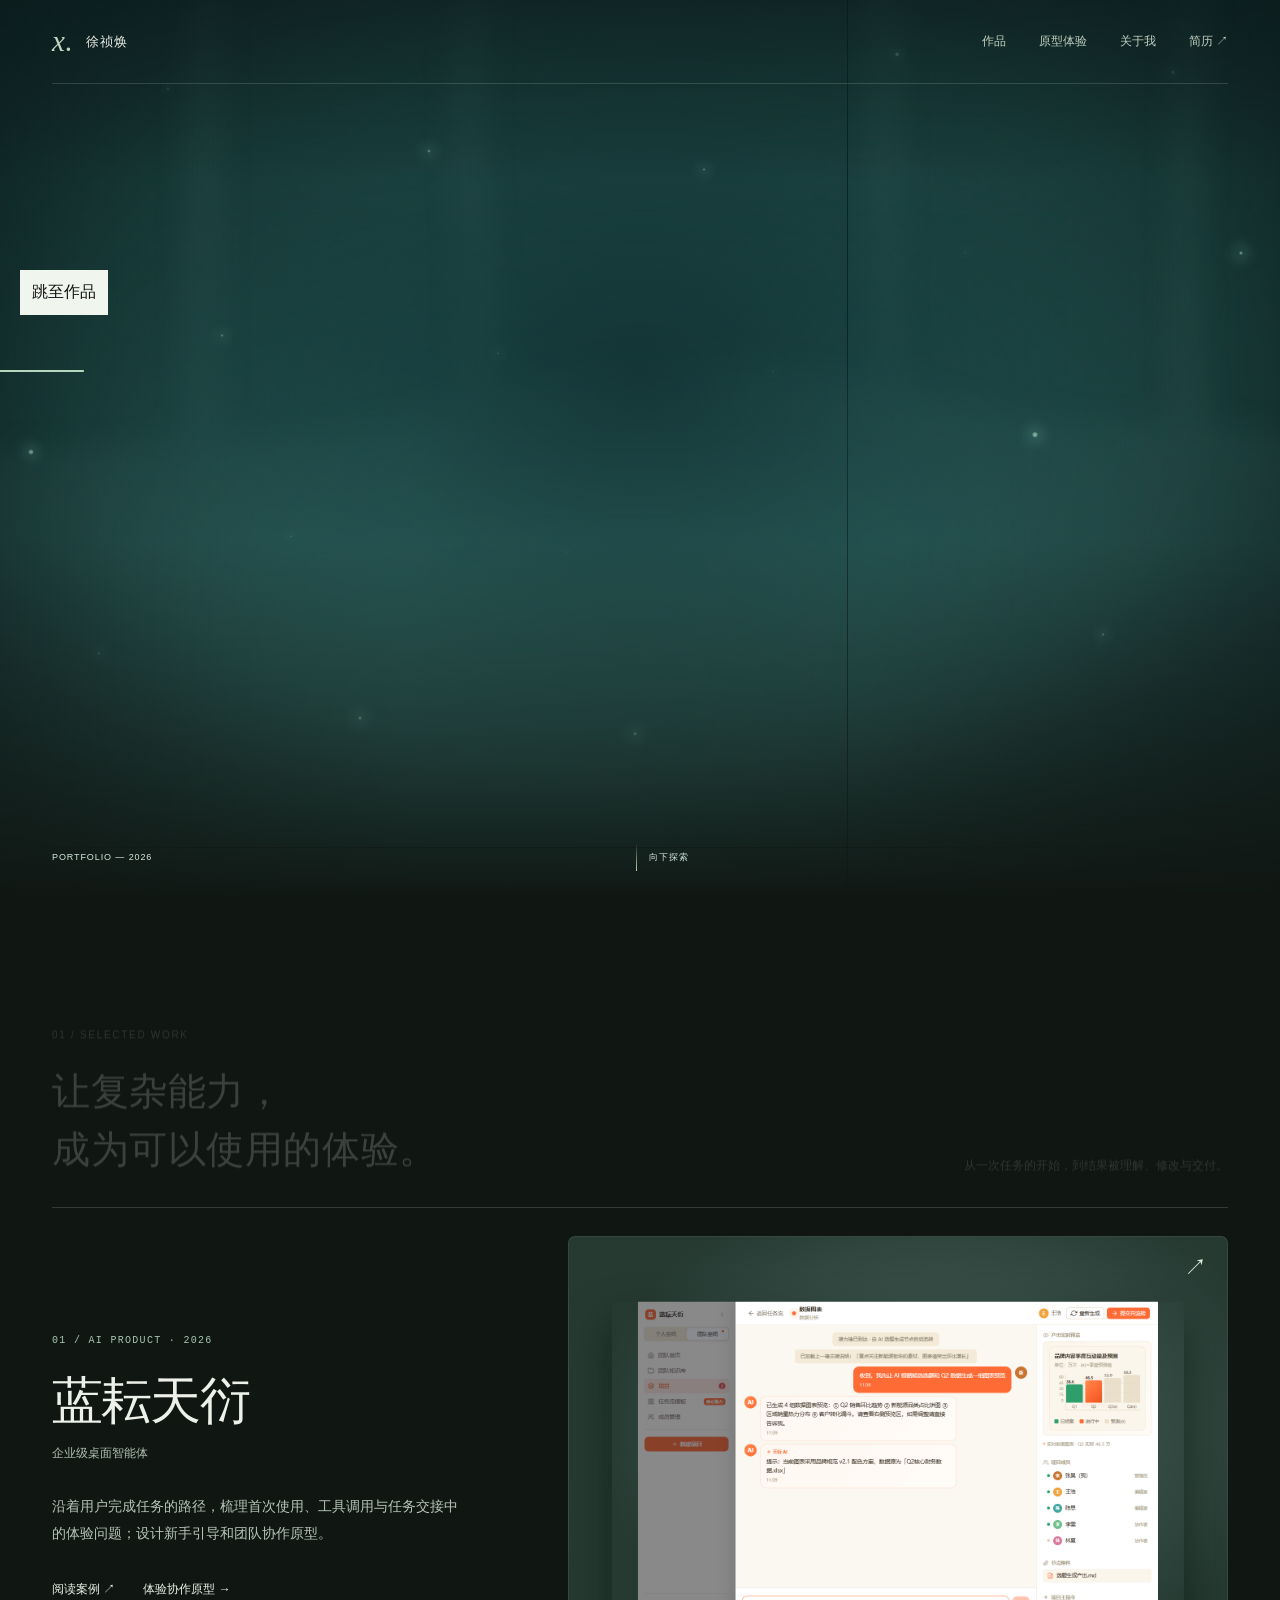
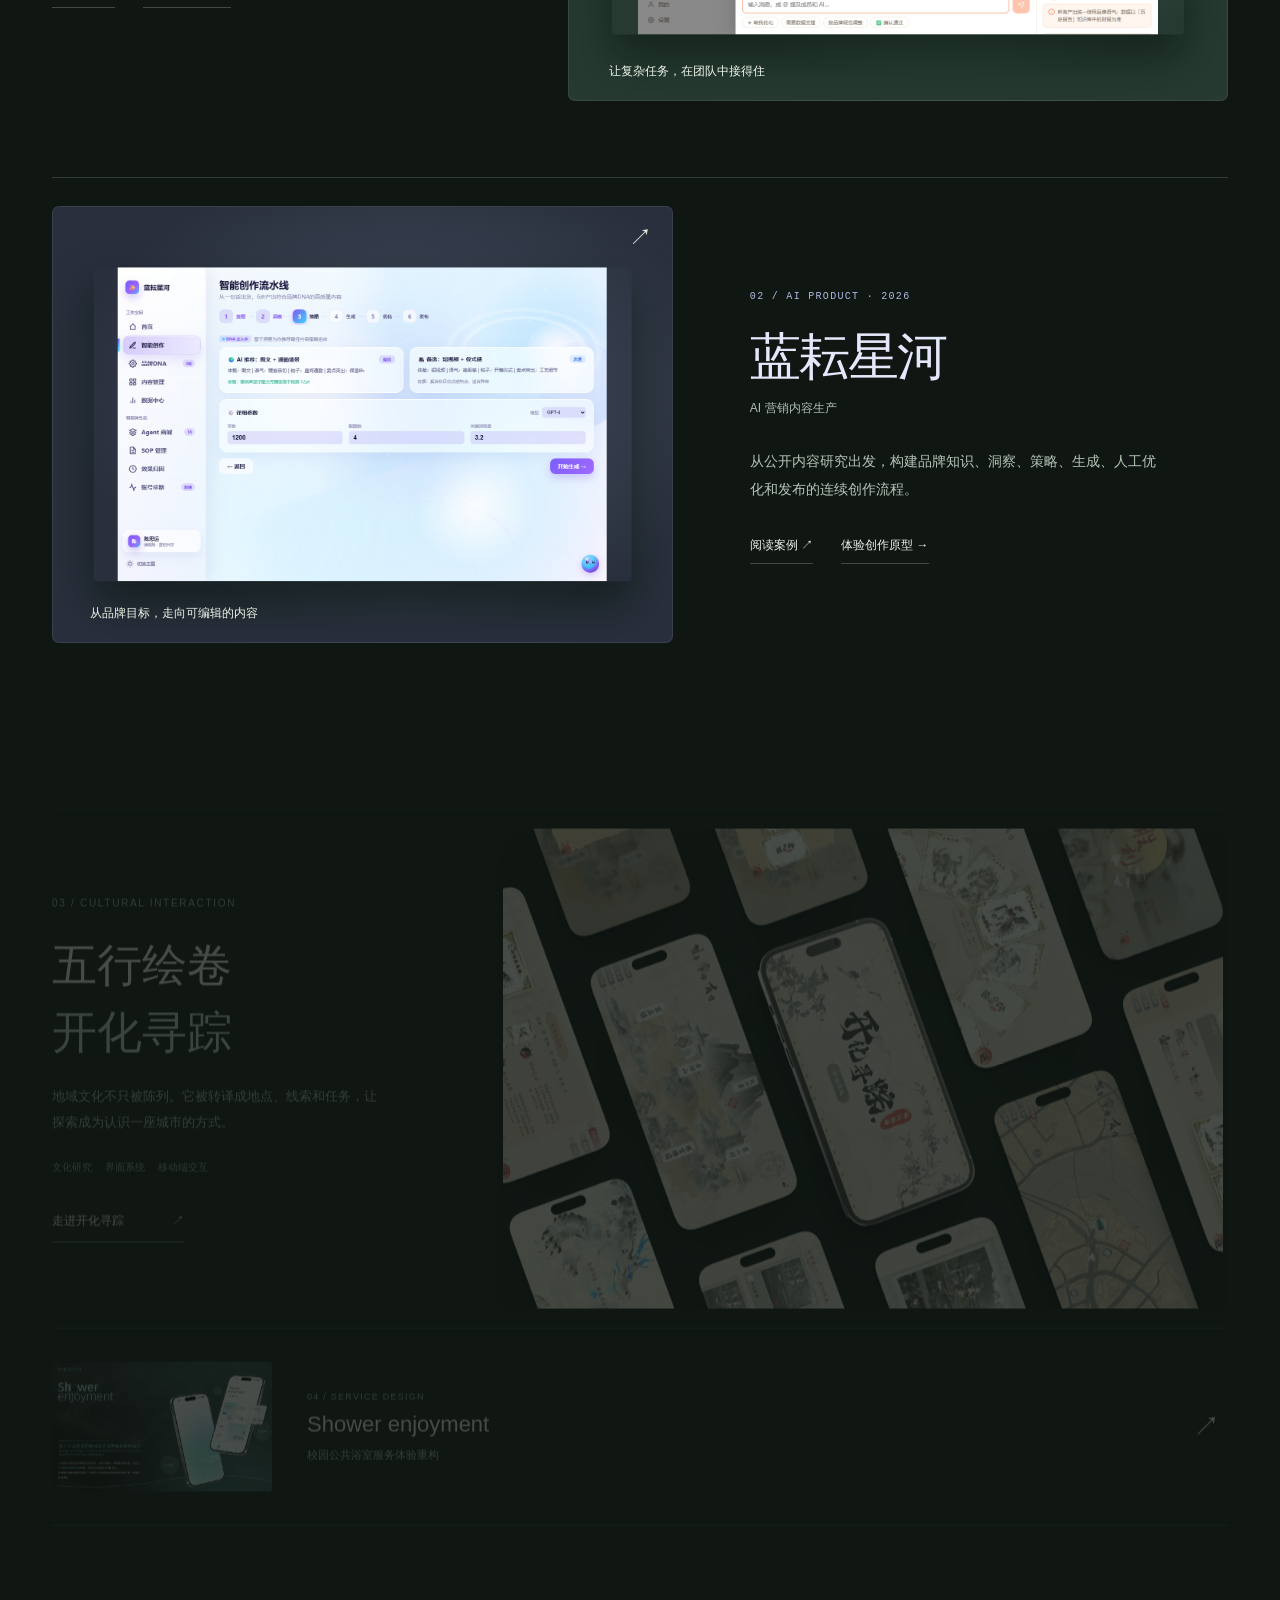
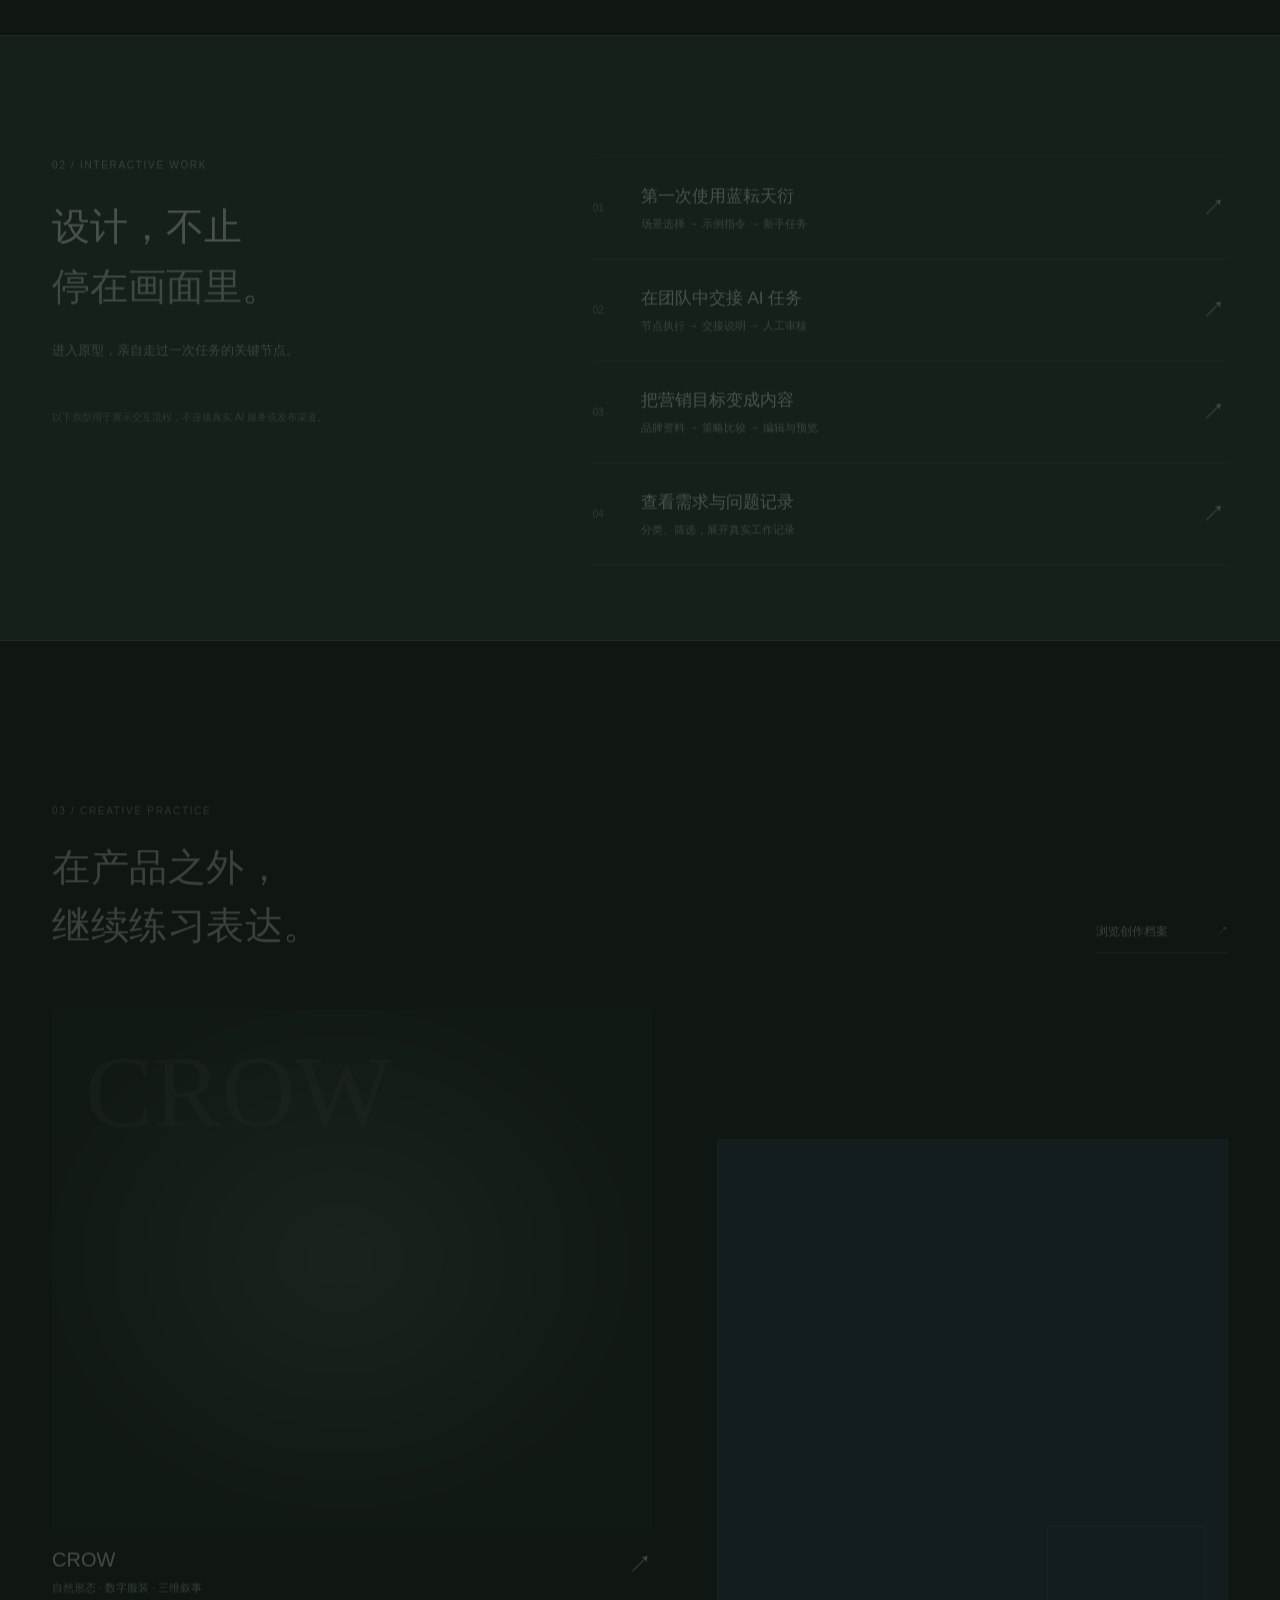
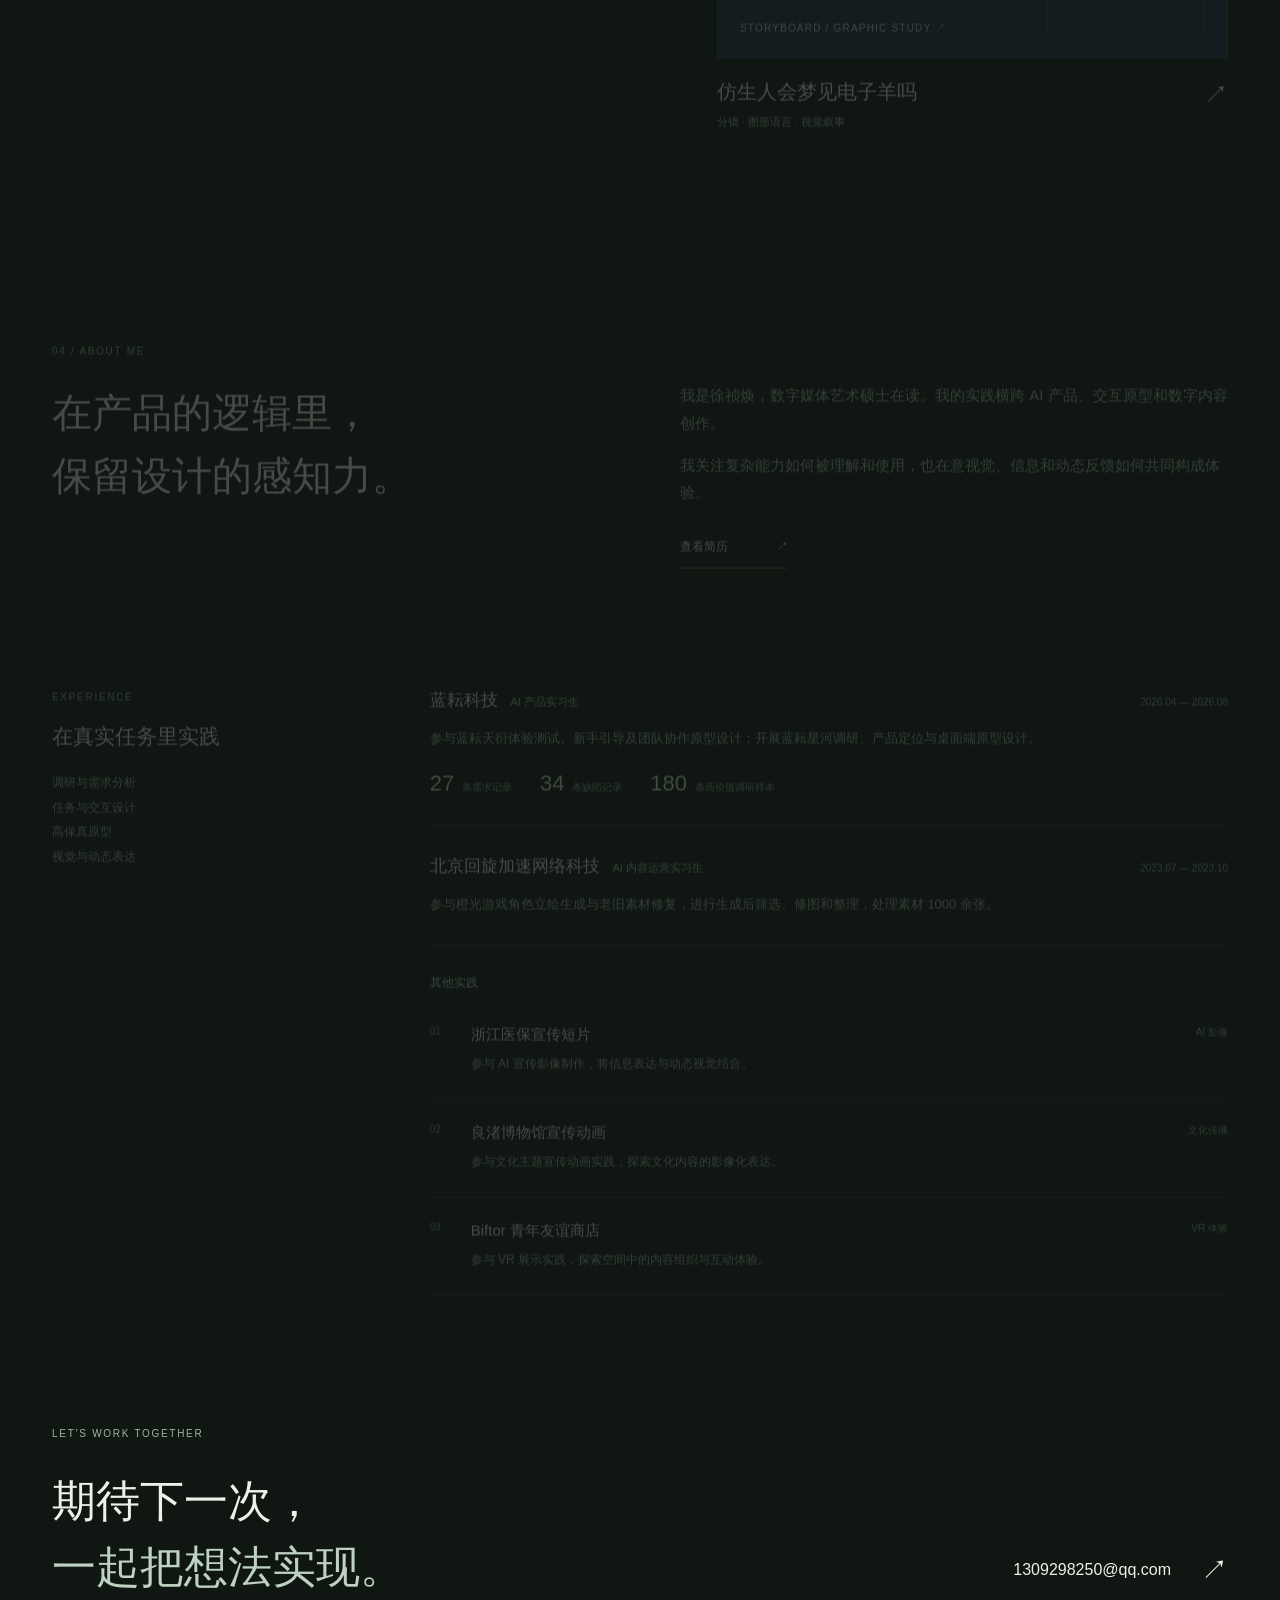
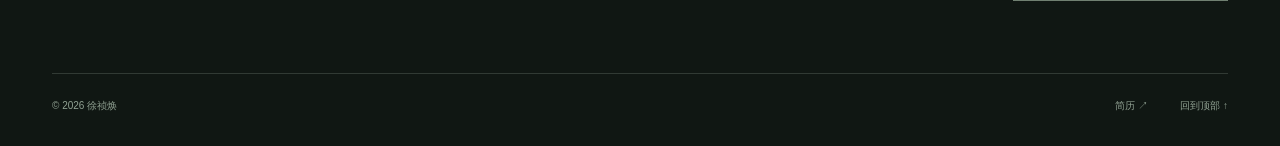
<file: explore.html>
<!doctype html>
<html lang="zh-CN">
<head>
  <meta charset="utf-8">
  <meta name="viewport" content="width=device-width, initial-scale=1">
  <meta http-equiv="refresh" content="0; url=index.html#work">
  <title>前往作品｜徐祯焕</title>
  <link rel="canonical" href="index.html#work">
</head>
<body><p>请前往 <a href="index.html#work">精选作品</a>。</p></body>
</html>
</file>
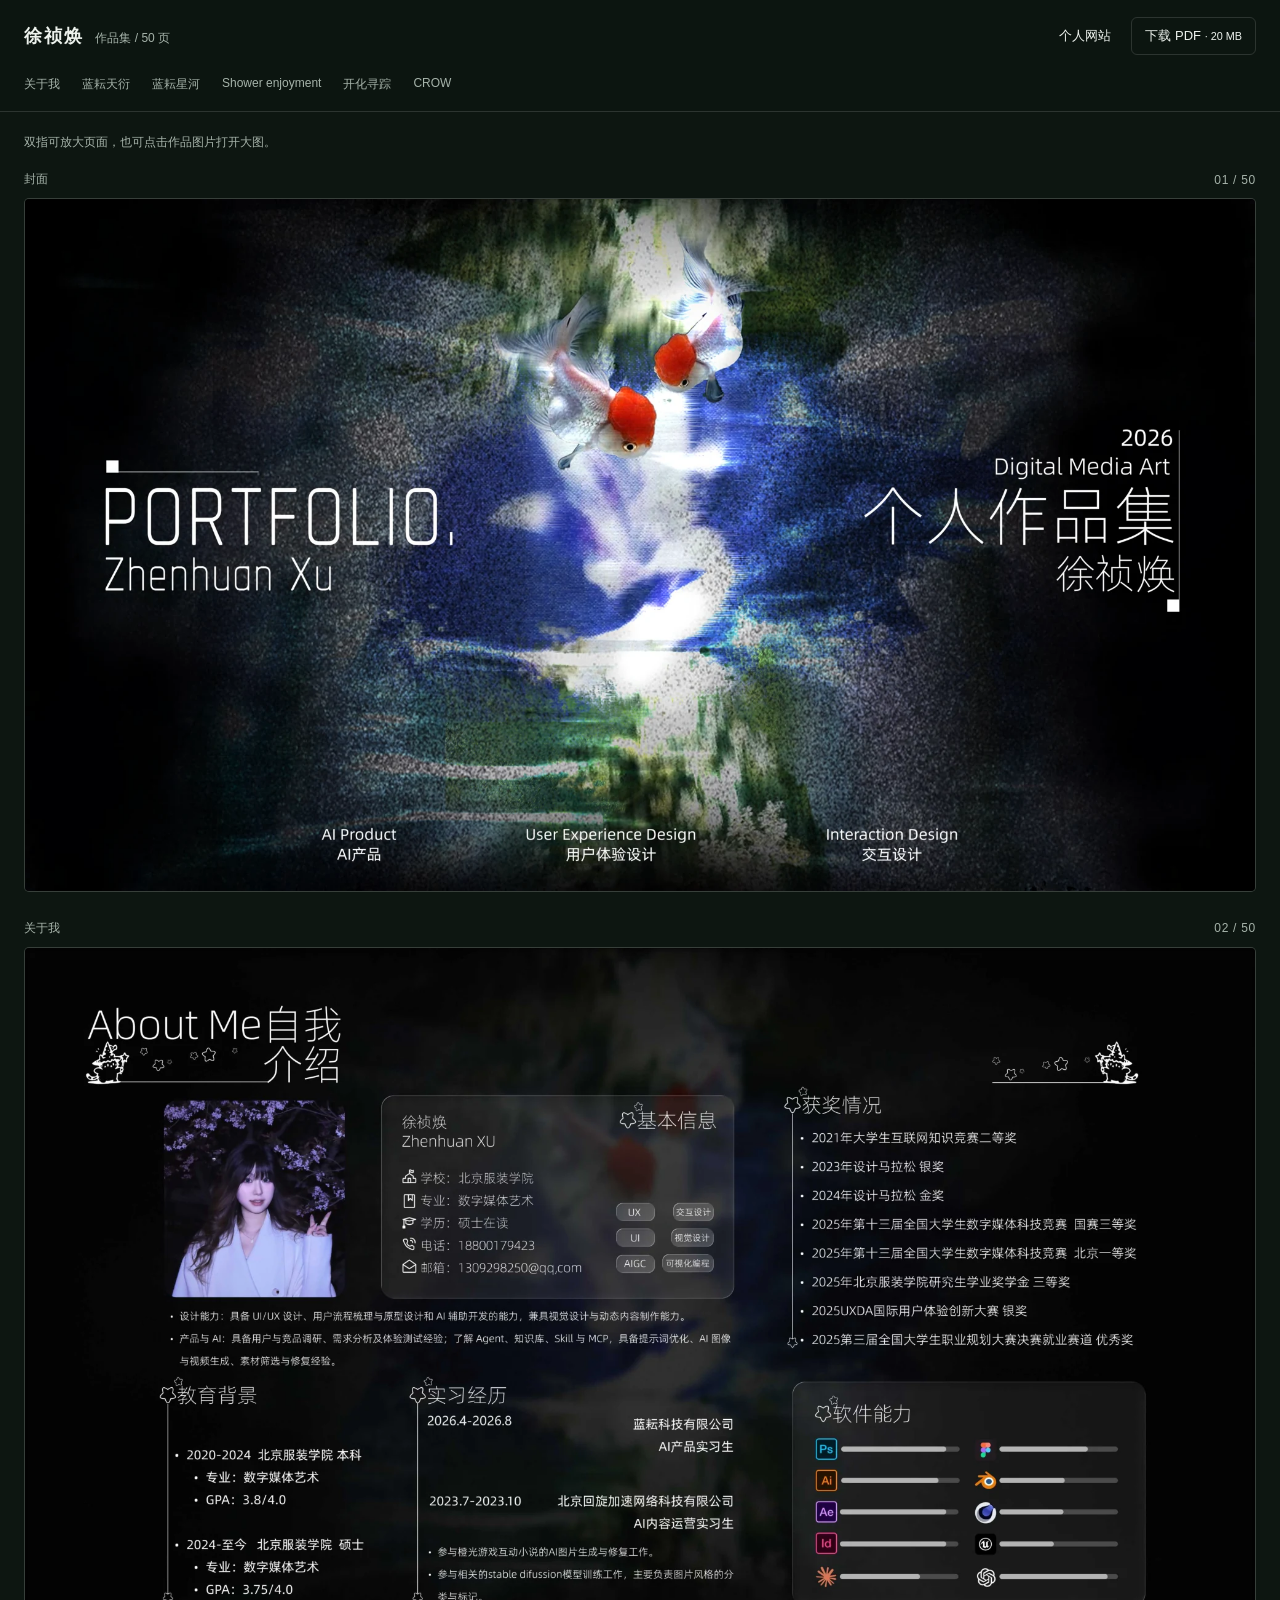
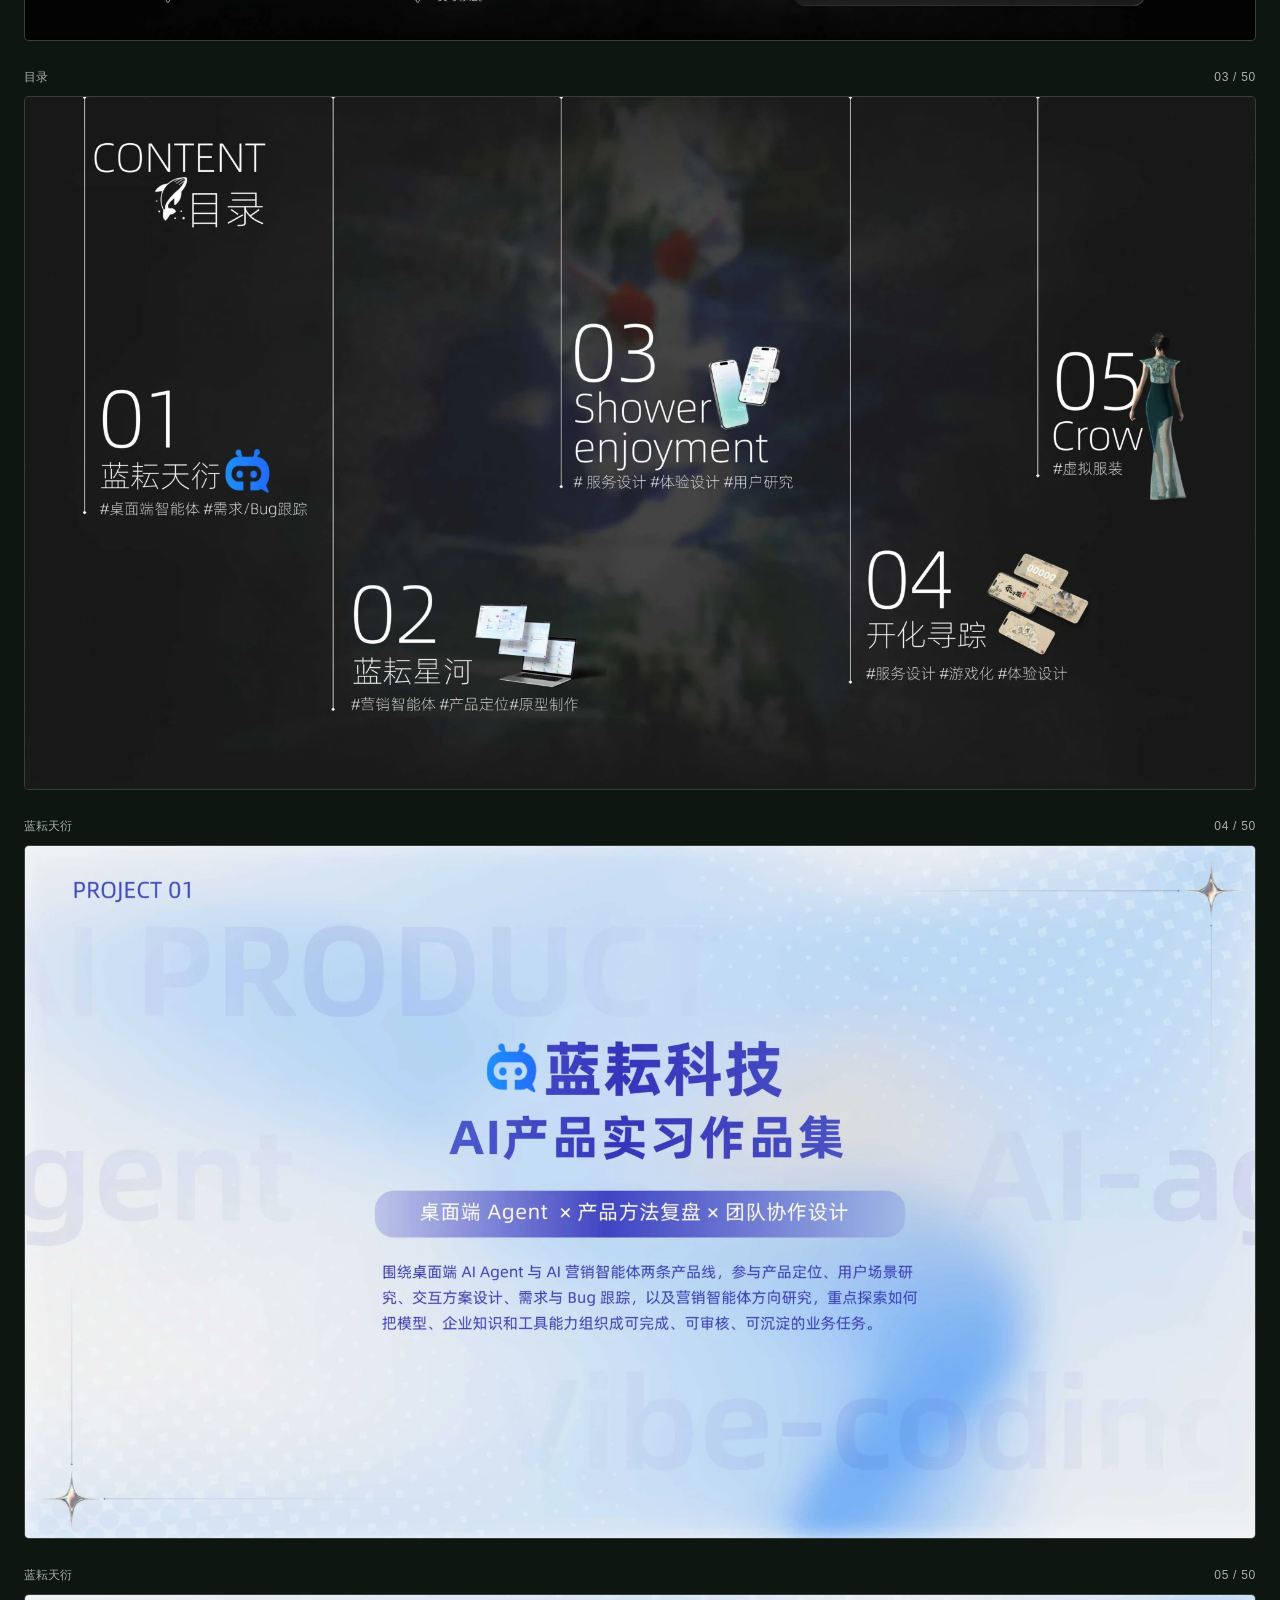
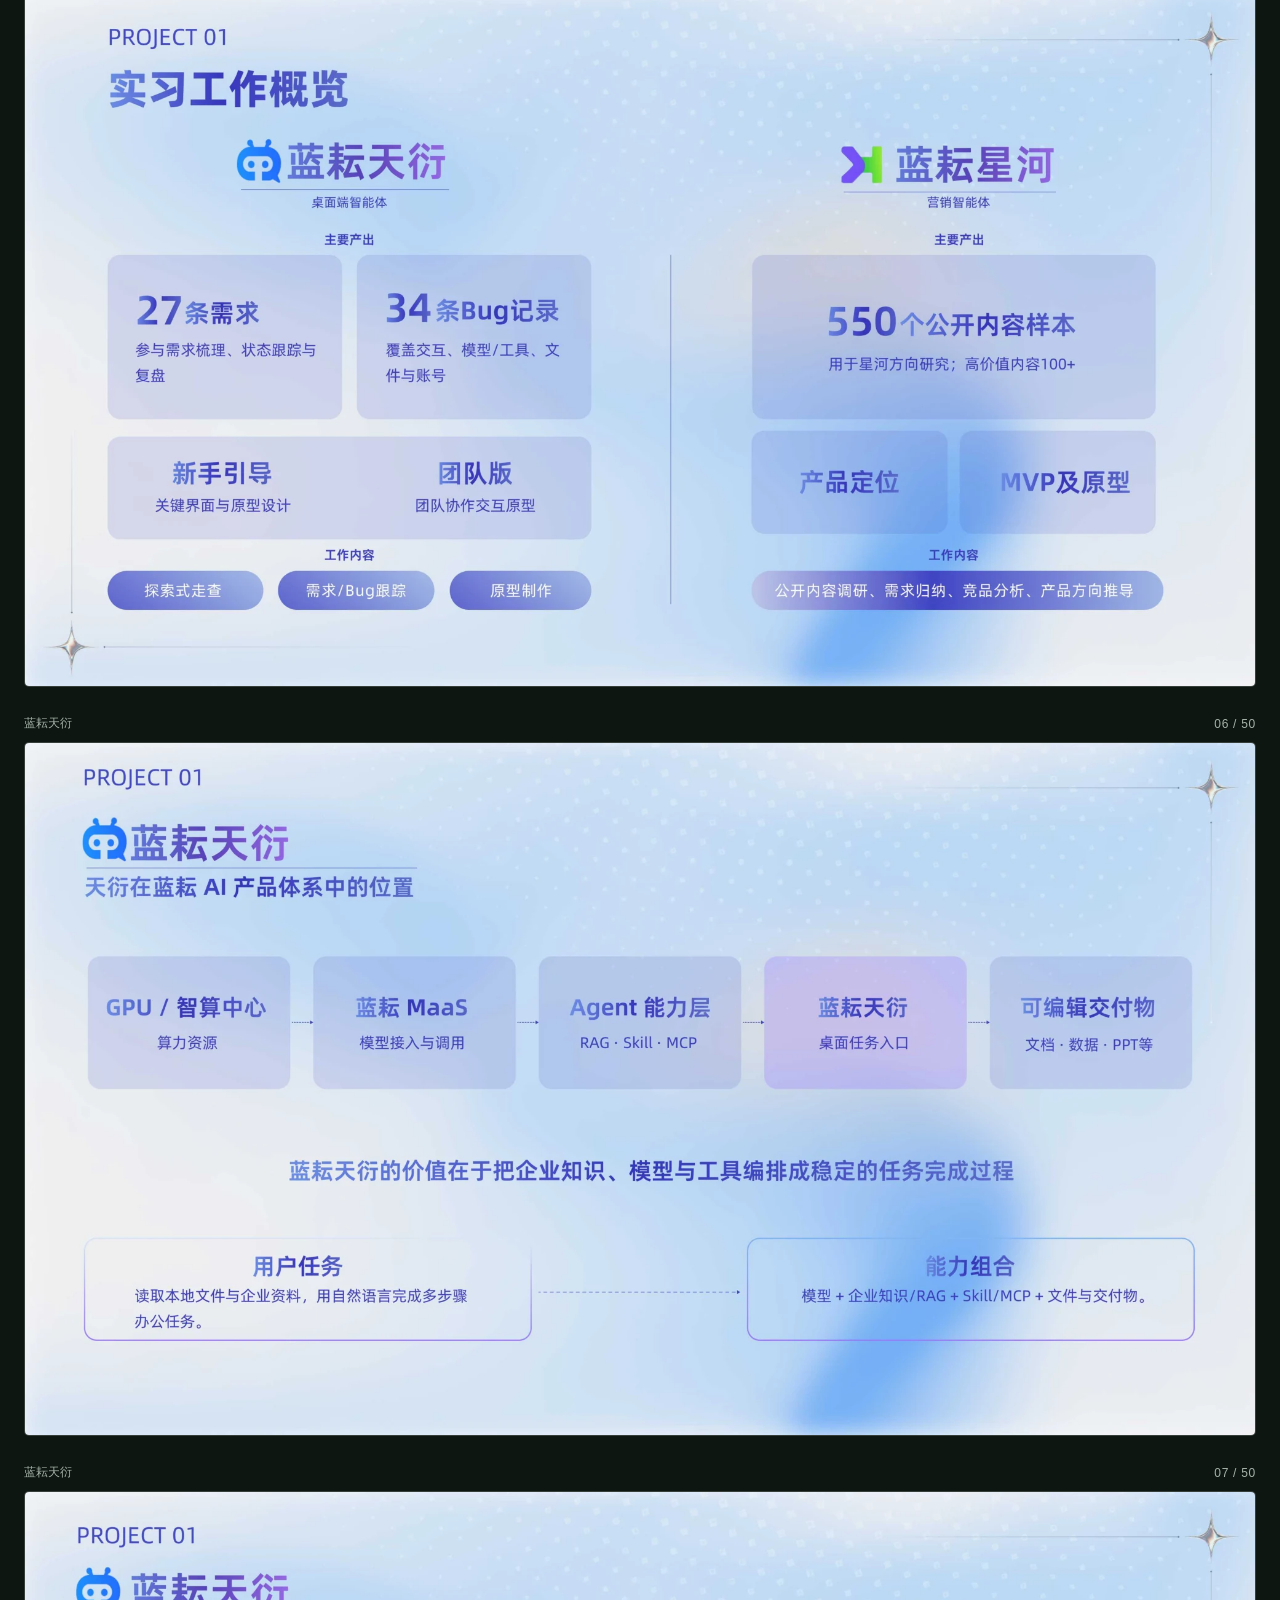
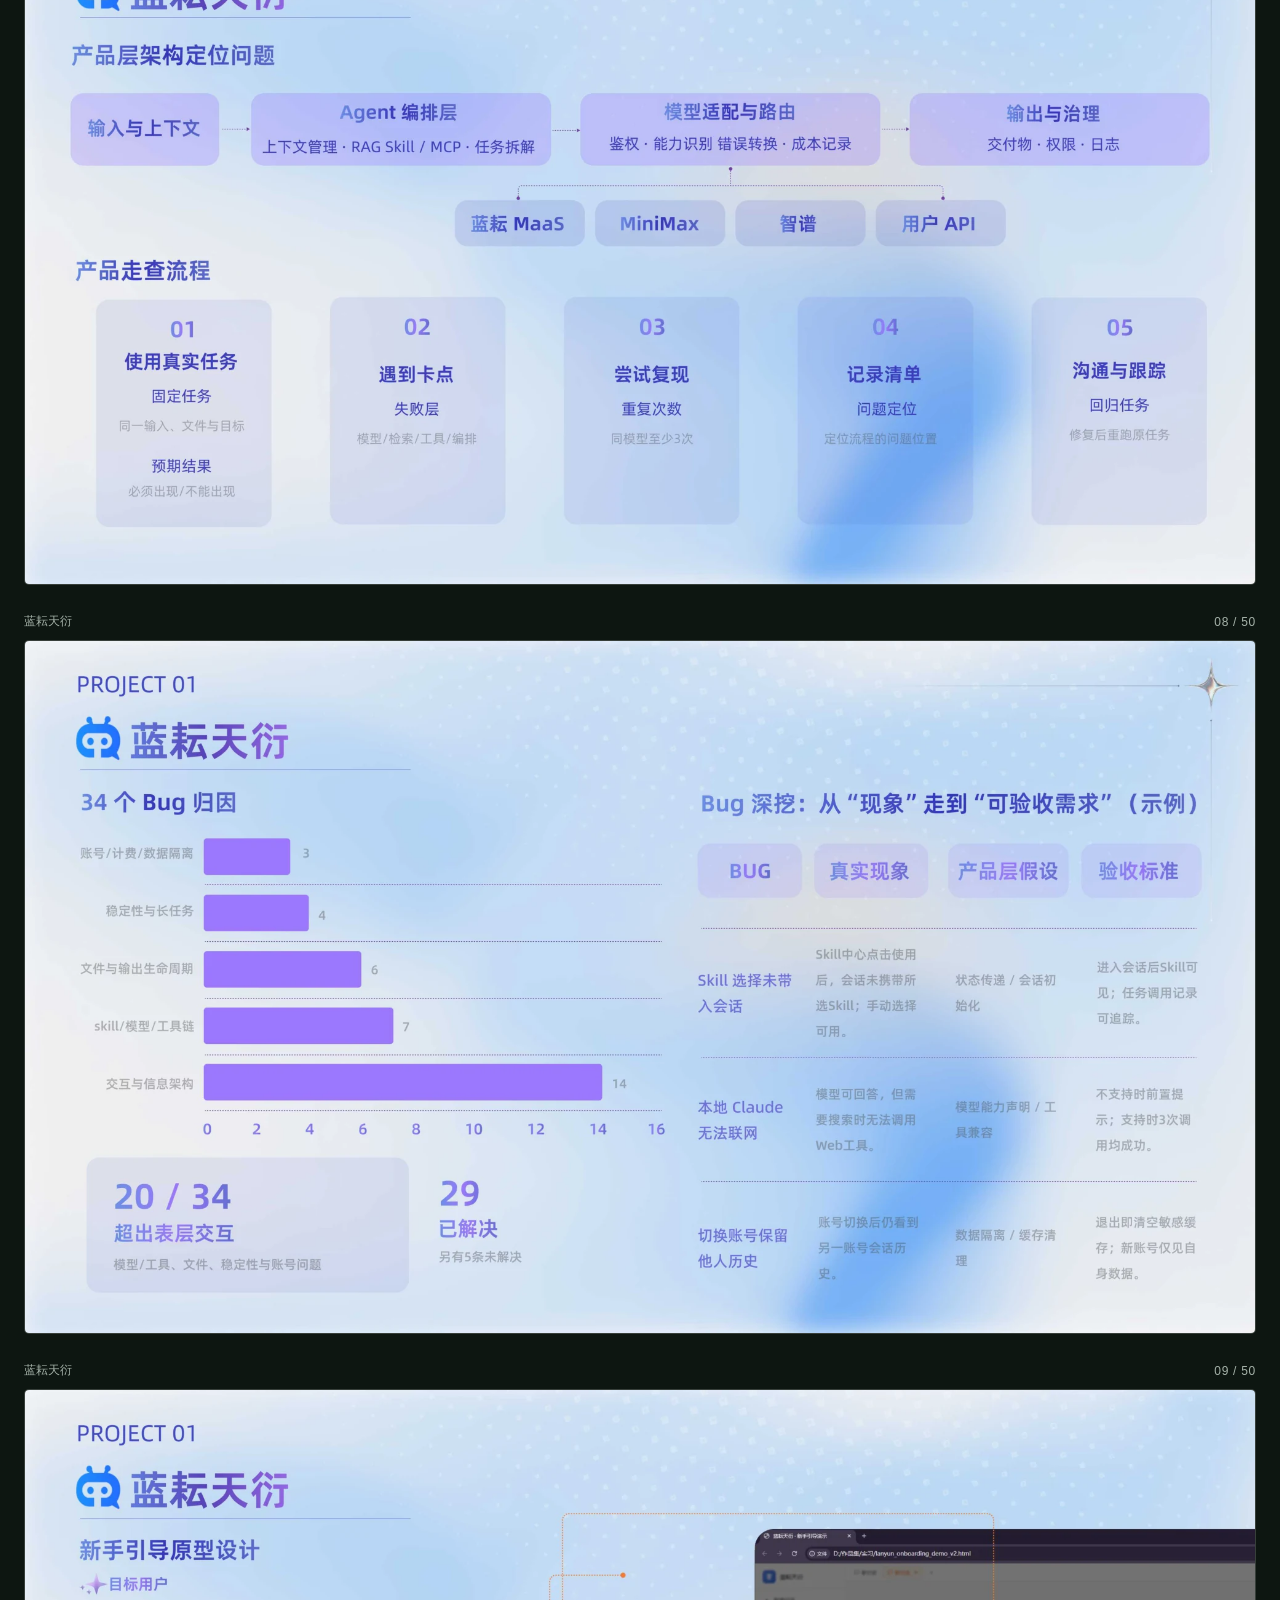
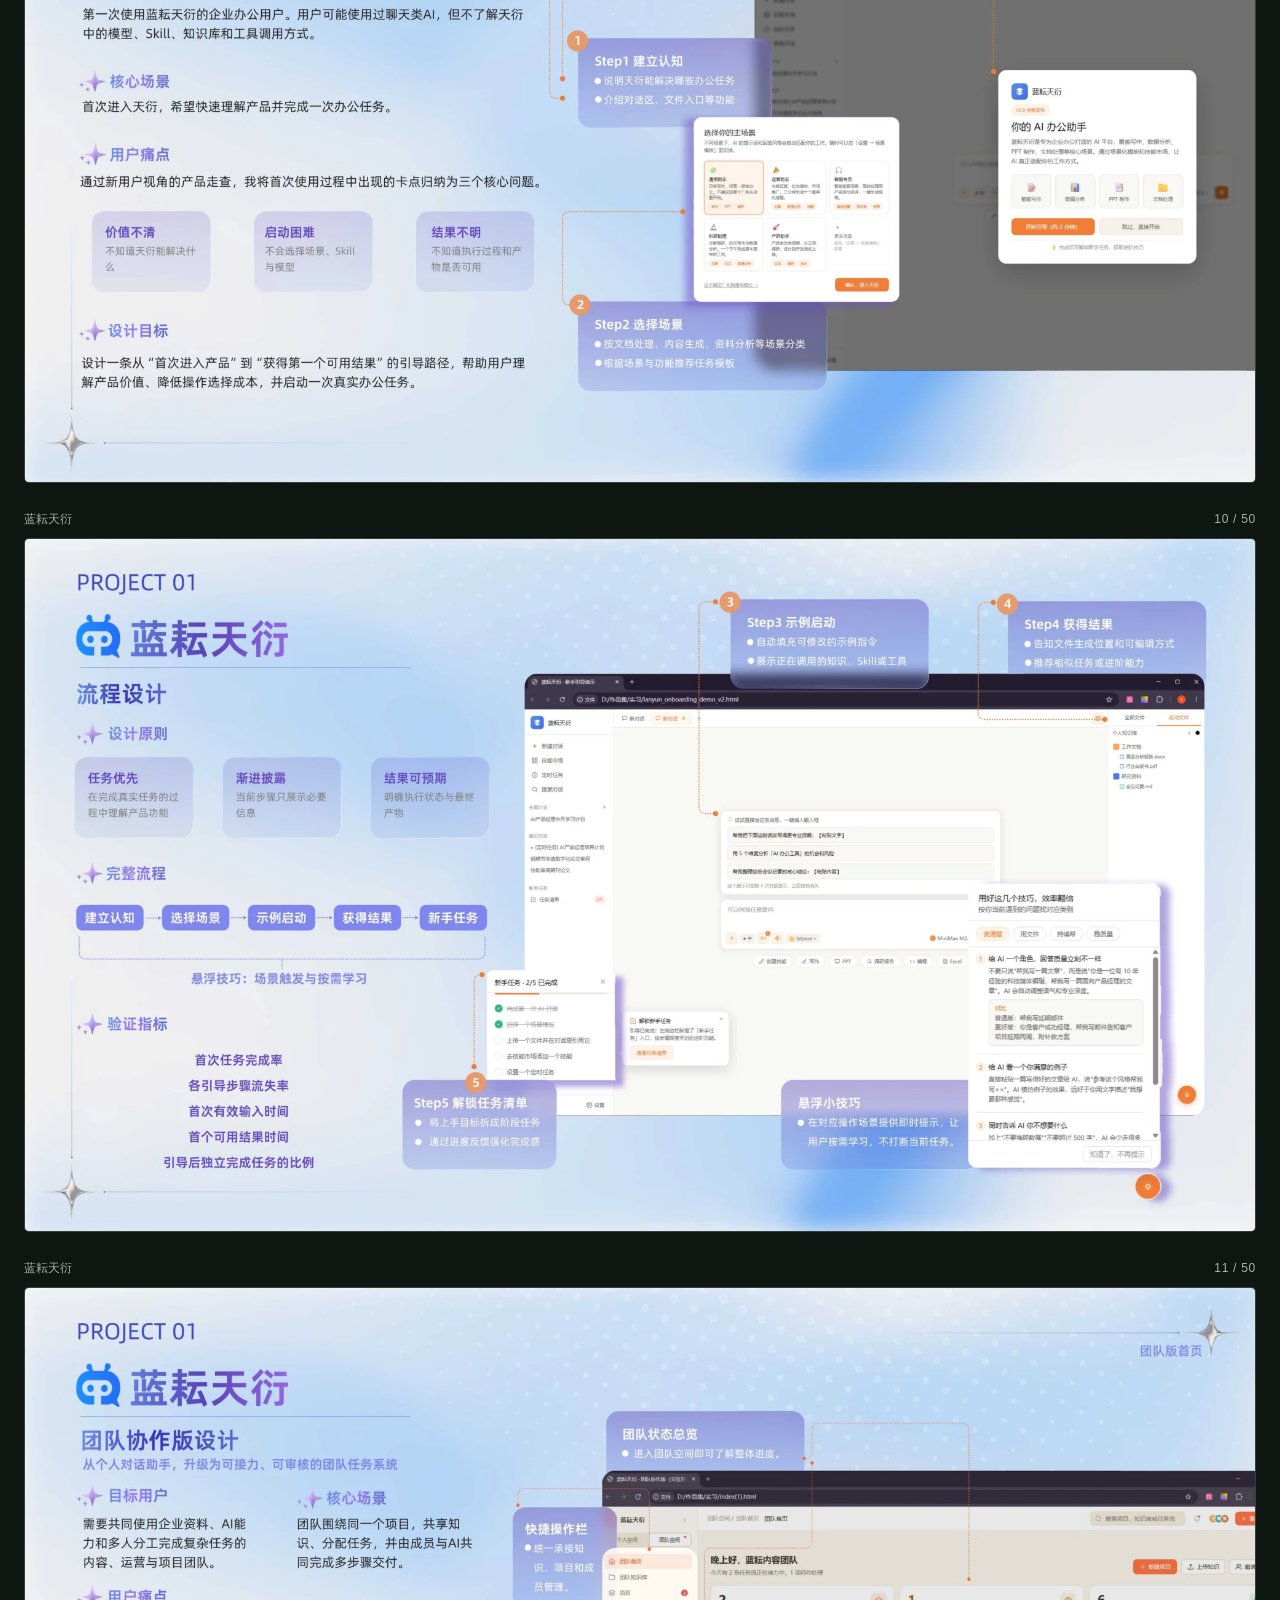
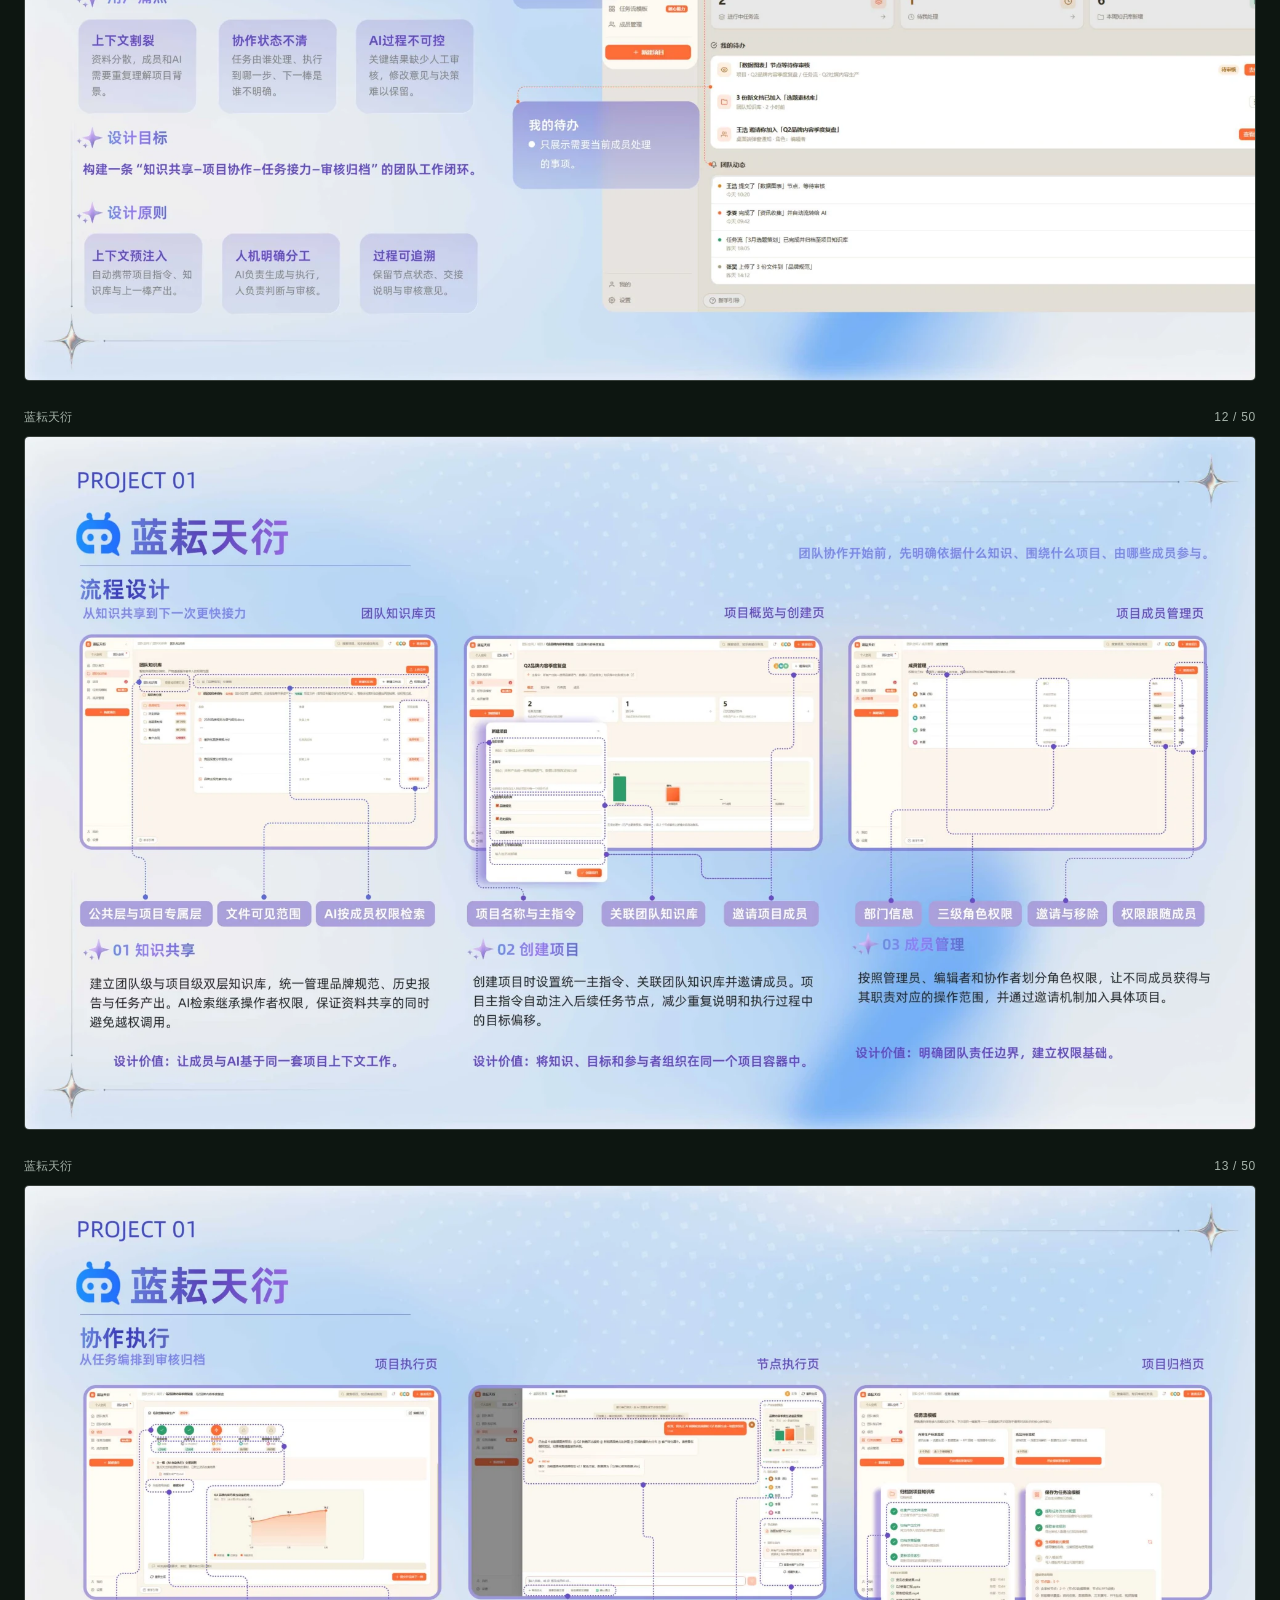
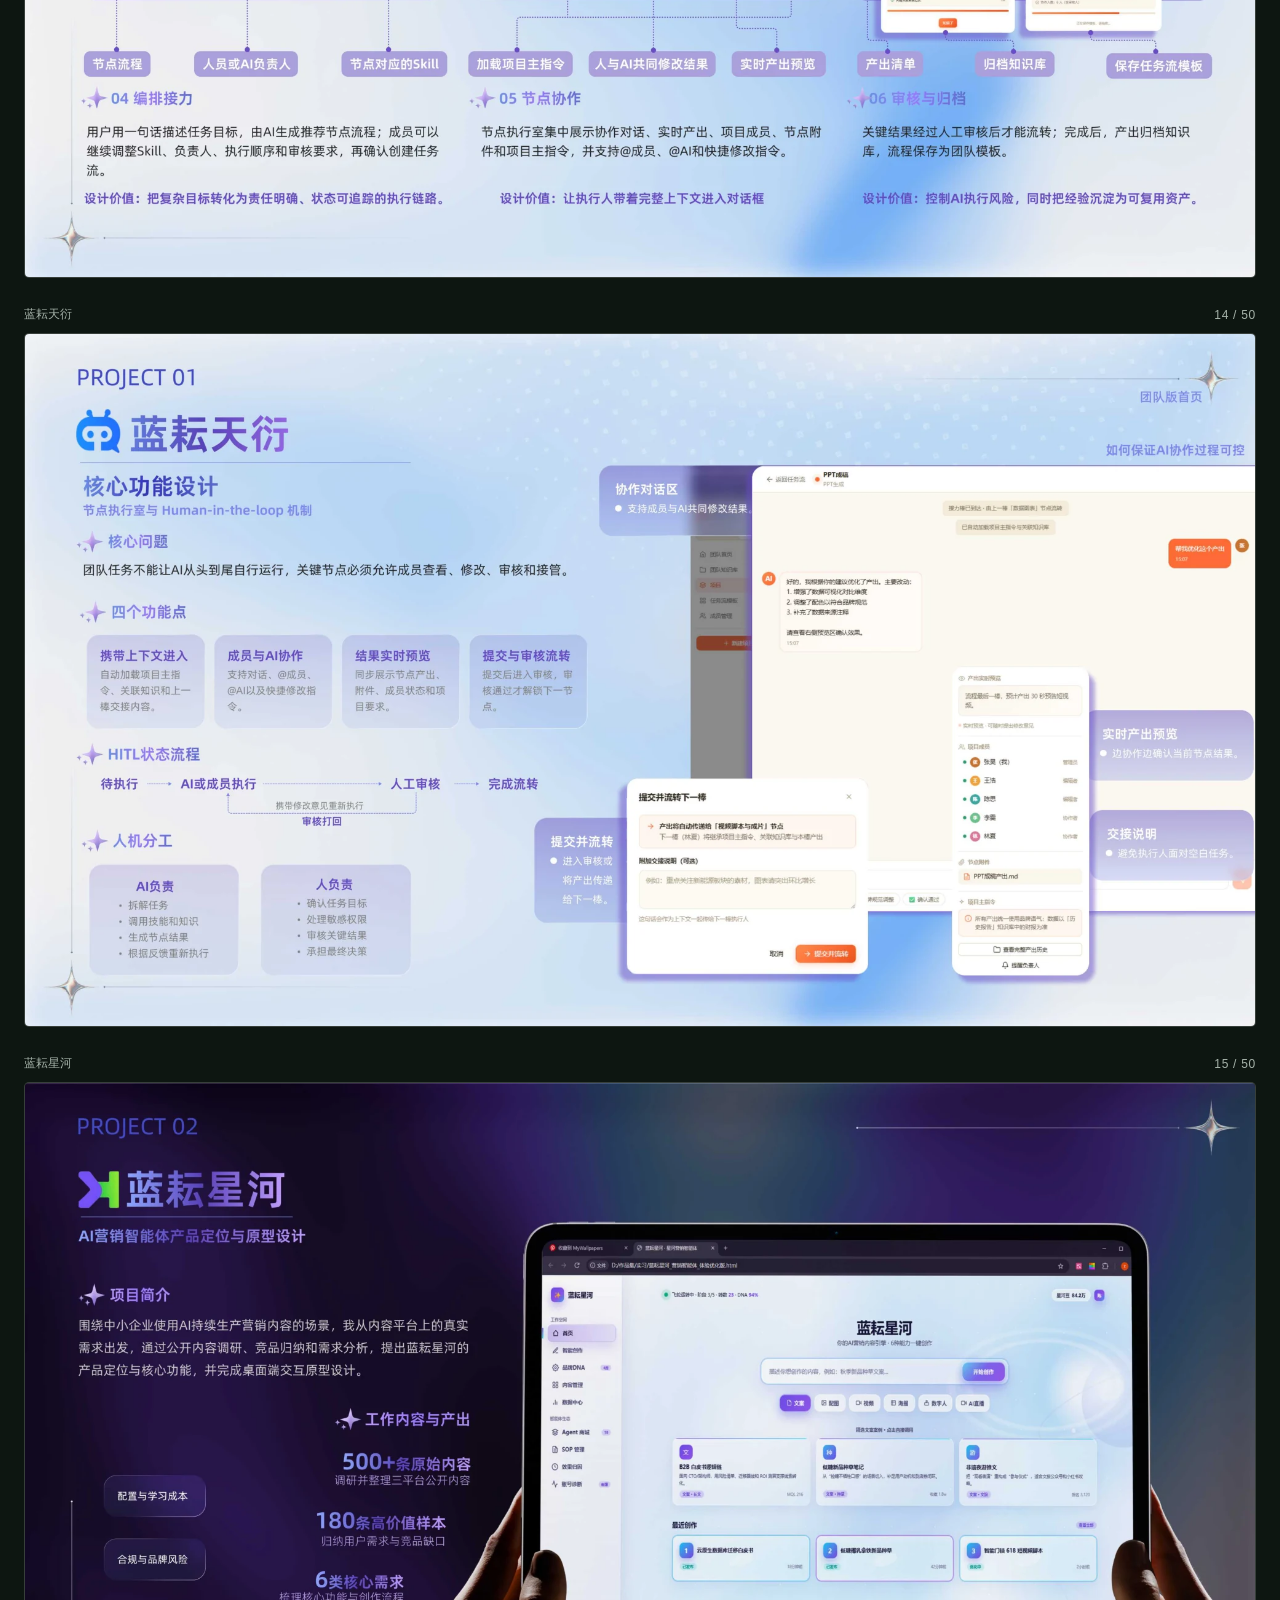
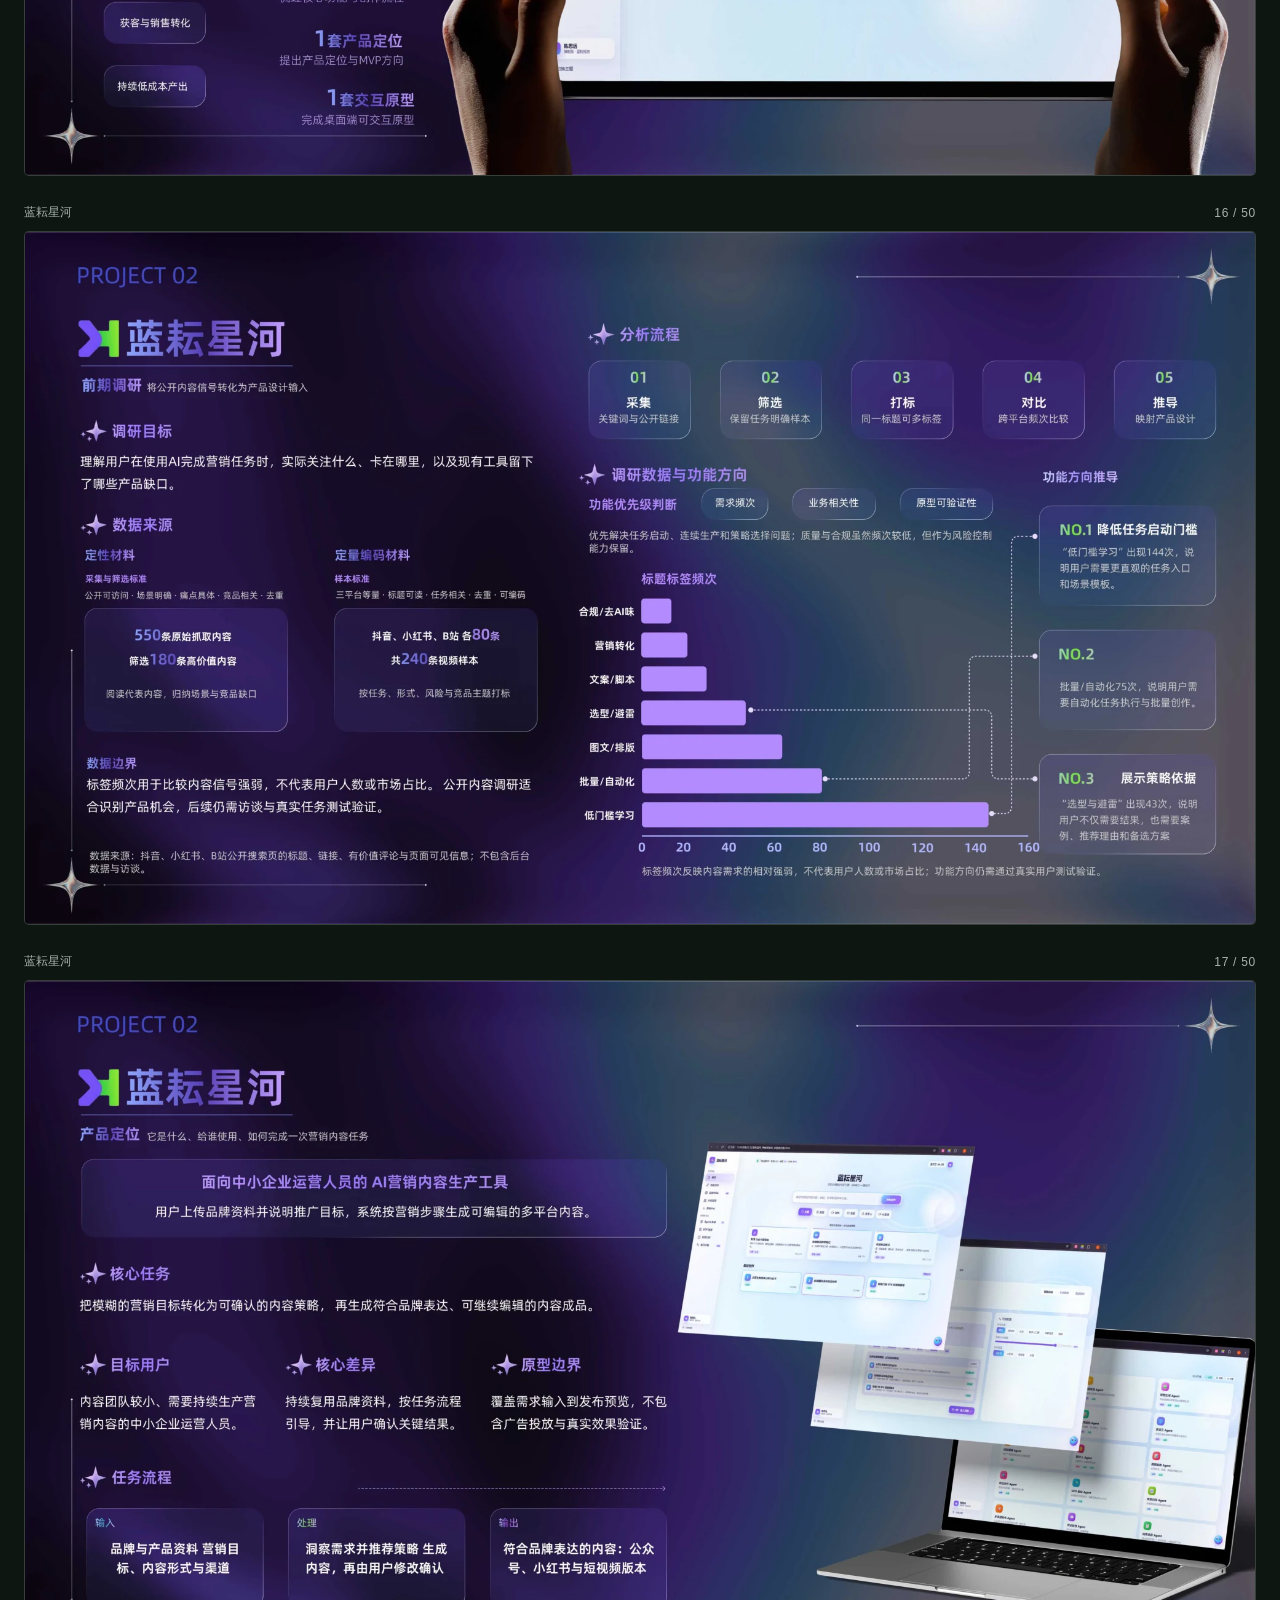
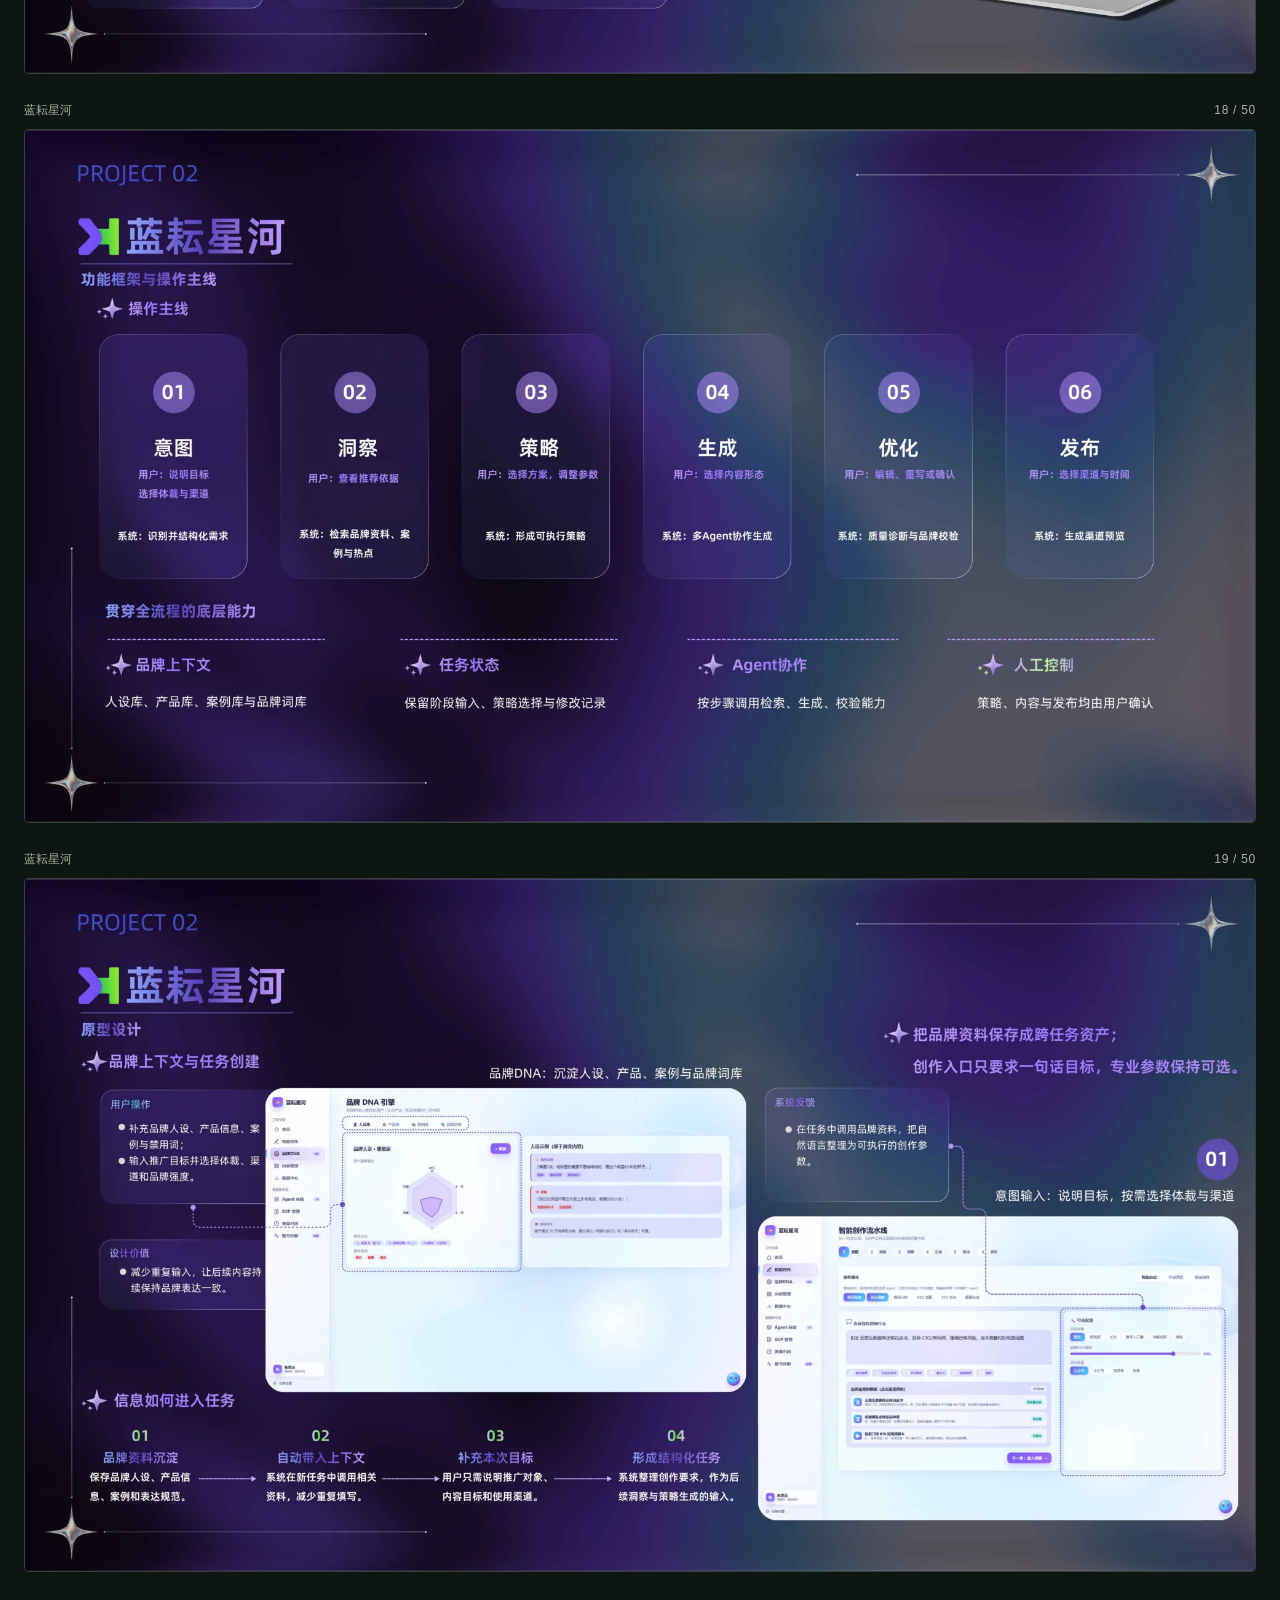
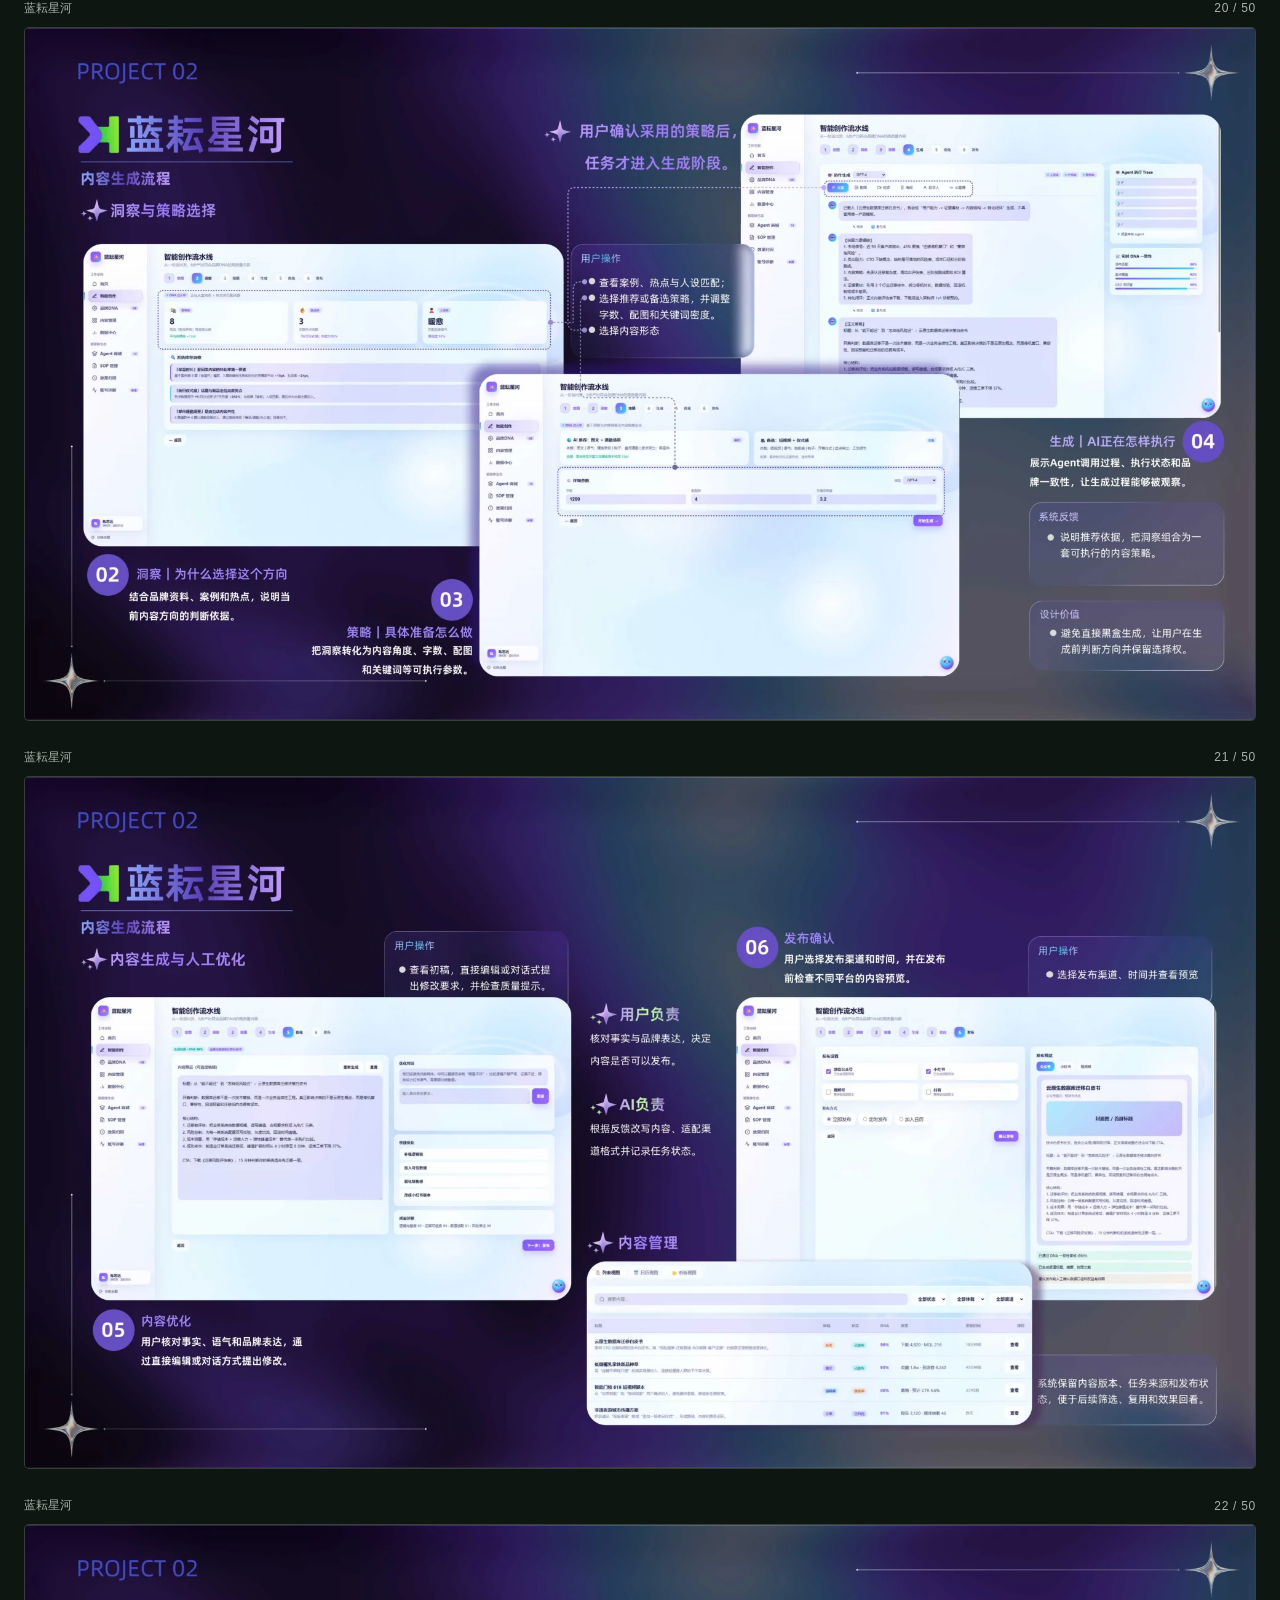
<file: portfolio.html>
<!doctype html>
<html lang="zh-CN">
<head>
<meta charset="utf-8">
<meta name="viewport" content="width=device-width, initial-scale=1">
<meta name="description" content="徐祯焕个人作品集：AI 产品、UI/UX 设计与数字媒体艺术。包含蓝耘天衍、蓝耘星河、Shower enjoyment、开化寻踪与 CROW。">
<meta name="theme-color" content="#0d1611">
<title>徐祯焕作品集</title>
<link rel="icon" href="assets/favicon.svg">
<style>
:root{color-scheme:dark;--bg:#0d1611;--ink:#edf2ed;--muted:#a6b3aa;--line:#ffffff22;--accent:#c7e3d0}
*{box-sizing:border-box}
html{scroll-padding-top:130px}
body{margin:0;background:var(--bg);color:var(--ink);font-family:Arial,"PingFang SC","Microsoft YaHei",sans-serif}
a{color:inherit;text-decoration:none}
a:focus-visible{outline:2px solid var(--accent);outline-offset:5px}
.top{position:sticky;top:0;z-index:2;background:#0d1611f5;border-bottom:1px solid var(--line)}
.bar{max-width:1320px;margin:auto;padding:17px 24px;display:flex;align-items:center;justify-content:space-between;gap:12px}
.brand{display:flex;align-items:baseline;gap:12px;white-space:nowrap}
.brand strong{font-size:18px;letter-spacing:.1em}
.brand span{font-size:12px;color:var(--muted)}
.links{display:flex;align-items:center;gap:20px;font-size:13px}
.pdf{padding:9px 13px;border:1px solid var(--line);border-radius:6px}
.nav{display:flex;gap:22px;max-width:1320px;margin:auto;padding:0 24px 14px;overflow:auto;scrollbar-width:none}
.nav::-webkit-scrollbar{display:none}
.nav a{flex:none;font-size:12px;color:var(--muted);padding:4px 0}
.nav a:hover,.nav a:focus-visible{color:var(--ink)}
main{max-width:1320px;margin:auto;padding:8px 24px 32px}
.hint{margin:14px 0 20px;font-size:12px;color:var(--muted)}
.sheet{margin:0 0 28px;scroll-margin-top:8px}
.page-label{display:flex;align-items:center;justify-content:space-between;margin:0 0 10px;color:var(--muted);font-size:12px}
.page-label span:last-child{font-variant-numeric:tabular-nums;letter-spacing:.06em}
.page-image{display:block;border:1px solid var(--line);border-radius:5px;overflow:hidden;background:#18221c}
.page-image img{display:block;width:100%;height:auto;aspect-ratio:16/9;object-fit:contain}
.sheet img:not([src]){min-height:100px;background:linear-gradient(120deg,#17251e,#122018)}
footer{border-top:1px solid var(--line);display:flex;justify-content:space-between;gap:18px;padding-top:22px;color:var(--muted);font-size:12px}
footer a{text-decoration:underline;text-underline-offset:4px}
noscript p{padding:12px;border:1px solid var(--line)}
@media(max-width:600px){html{scroll-padding-top:119px}.bar{padding:14px 14px 12px}.brand{gap:7px}.brand strong{font-size:16px}.brand span{font-size:10px}.links{gap:11px;font-size:11px}.pdf{padding:7px 8px}.pdf small{display:none}.nav{padding:0 14px 11px;gap:19px}.nav a{font-size:11px}main{padding:1px 12px 28px}.hint{margin:13px 0 19px;font-size:11px}.sheet{margin-bottom:23px}.page-label{font-size:11px}.page-image{border-radius:3px}footer{line-height:1.8;flex-direction:column;gap:8px}}
@media(prefers-reduced-motion:no-preference){a{transition:color .15s ease,border-color .15s ease}.pdf:hover{border-color:var(--accent)}}
</style>
</head>
<body>
<header class="top">
<div class="bar"><div class="brand"><strong>徐祯焕</strong><span>作品集 / 50 页</span></div><div class="links"><a href="index.html">个人网站</a><a class="pdf" href="assets/portfolio.pdf" download="徐祯焕_作品集.pdf">下载 PDF <small>· 20 MB</small></a></div></div>
<nav class="nav" aria-label="作品目录"><a href="#page-2">关于我</a><a href="#page-4">蓝耘天衍</a><a href="#page-15">蓝耘星河</a><a href="#page-24">Shower enjoyment</a><a href="#page-34">开化寻踪</a><a href="#page-46">CROW</a></nav>
</header>
<main>
<p class="hint">双指可放大页面，也可点击作品图片打开大图。</p>
<noscript><p>如图片未显示，可<a href="assets/portfolio.pdf">打开完整 PDF</a>。</p></noscript>
<section class="sheet" id="page-1" aria-label="第 1 页 封面"><div class="page-label"><span>封面</span><span>01 / 50</span></div><a class="page-image" href="assets/portfolio-pages/page-01.webp" target="_blank" rel="noopener" aria-label="打开第 1 页大图"><img src="assets/portfolio-pages/page-01.webp" width="2000" height="1125" alt="徐祯焕作品集 第 1 页 封面" decoding="async" fetchpriority="high"></a></section>
<section class="sheet" id="page-2" aria-label="第 2 页 关于我"><div class="page-label"><span>关于我</span><span>02 / 50</span></div><a class="page-image" href="assets/portfolio-pages/page-02.webp" target="_blank" rel="noopener" aria-label="打开第 2 页大图"><img data-src="assets/portfolio-pages/page-02.webp" width="2000" height="1125" alt="徐祯焕作品集 第 2 页 关于我" decoding="async" loading="lazy"></a></section>
<section class="sheet" id="page-3" aria-label="第 3 页 目录"><div class="page-label"><span>目录</span><span>03 / 50</span></div><a class="page-image" href="assets/portfolio-pages/page-03.webp" target="_blank" rel="noopener" aria-label="打开第 3 页大图"><img data-src="assets/portfolio-pages/page-03.webp" width="2000" height="1125" alt="徐祯焕作品集 第 3 页 目录" decoding="async" loading="lazy"></a></section>
<section class="sheet" id="page-4" aria-label="第 4 页 蓝耘天衍"><div class="page-label"><span>蓝耘天衍</span><span>04 / 50</span></div><a class="page-image" href="assets/portfolio-pages/page-04.webp" target="_blank" rel="noopener" aria-label="打开第 4 页大图"><img data-src="assets/portfolio-pages/page-04.webp" width="2000" height="1125" alt="徐祯焕作品集 第 4 页 蓝耘天衍" decoding="async" loading="lazy"></a></section>
<section class="sheet" id="page-5" aria-label="第 5 页 蓝耘天衍"><div class="page-label"><span>蓝耘天衍</span><span>05 / 50</span></div><a class="page-image" href="assets/portfolio-pages/page-05.webp" target="_blank" rel="noopener" aria-label="打开第 5 页大图"><img data-src="assets/portfolio-pages/page-05.webp" width="2000" height="1125" alt="徐祯焕作品集 第 5 页 蓝耘天衍" decoding="async" loading="lazy"></a></section>
<section class="sheet" id="page-6" aria-label="第 6 页 蓝耘天衍"><div class="page-label"><span>蓝耘天衍</span><span>06 / 50</span></div><a class="page-image" href="assets/portfolio-pages/page-06.webp" target="_blank" rel="noopener" aria-label="打开第 6 页大图"><img data-src="assets/portfolio-pages/page-06.webp" width="2000" height="1125" alt="徐祯焕作品集 第 6 页 蓝耘天衍" decoding="async" loading="lazy"></a></section>
<section class="sheet" id="page-7" aria-label="第 7 页 蓝耘天衍"><div class="page-label"><span>蓝耘天衍</span><span>07 / 50</span></div><a class="page-image" href="assets/portfolio-pages/page-07.webp" target="_blank" rel="noopener" aria-label="打开第 7 页大图"><img data-src="assets/portfolio-pages/page-07.webp" width="2000" height="1125" alt="徐祯焕作品集 第 7 页 蓝耘天衍" decoding="async" loading="lazy"></a></section>
<section class="sheet" id="page-8" aria-label="第 8 页 蓝耘天衍"><div class="page-label"><span>蓝耘天衍</span><span>08 / 50</span></div><a class="page-image" href="assets/portfolio-pages/page-08.webp" target="_blank" rel="noopener" aria-label="打开第 8 页大图"><img data-src="assets/portfolio-pages/page-08.webp" width="2000" height="1125" alt="徐祯焕作品集 第 8 页 蓝耘天衍" decoding="async" loading="lazy"></a></section>
<section class="sheet" id="page-9" aria-label="第 9 页 蓝耘天衍"><div class="page-label"><span>蓝耘天衍</span><span>09 / 50</span></div><a class="page-image" href="assets/portfolio-pages/page-09.webp" target="_blank" rel="noopener" aria-label="打开第 9 页大图"><img data-src="assets/portfolio-pages/page-09.webp" width="2000" height="1125" alt="徐祯焕作品集 第 9 页 蓝耘天衍" decoding="async" loading="lazy"></a></section>
<section class="sheet" id="page-10" aria-label="第 10 页 蓝耘天衍"><div class="page-label"><span>蓝耘天衍</span><span>10 / 50</span></div><a class="page-image" href="assets/portfolio-pages/page-10.webp" target="_blank" rel="noopener" aria-label="打开第 10 页大图"><img data-src="assets/portfolio-pages/page-10.webp" width="2000" height="1125" alt="徐祯焕作品集 第 10 页 蓝耘天衍" decoding="async" loading="lazy"></a></section>
<section class="sheet" id="page-11" aria-label="第 11 页 蓝耘天衍"><div class="page-label"><span>蓝耘天衍</span><span>11 / 50</span></div><a class="page-image" href="assets/portfolio-pages/page-11.webp" target="_blank" rel="noopener" aria-label="打开第 11 页大图"><img data-src="assets/portfolio-pages/page-11.webp" width="2000" height="1125" alt="徐祯焕作品集 第 11 页 蓝耘天衍" decoding="async" loading="lazy"></a></section>
<section class="sheet" id="page-12" aria-label="第 12 页 蓝耘天衍"><div class="page-label"><span>蓝耘天衍</span><span>12 / 50</span></div><a class="page-image" href="assets/portfolio-pages/page-12.webp" target="_blank" rel="noopener" aria-label="打开第 12 页大图"><img data-src="assets/portfolio-pages/page-12.webp" width="2000" height="1125" alt="徐祯焕作品集 第 12 页 蓝耘天衍" decoding="async" loading="lazy"></a></section>
<section class="sheet" id="page-13" aria-label="第 13 页 蓝耘天衍"><div class="page-label"><span>蓝耘天衍</span><span>13 / 50</span></div><a class="page-image" href="assets/portfolio-pages/page-13.webp" target="_blank" rel="noopener" aria-label="打开第 13 页大图"><img data-src="assets/portfolio-pages/page-13.webp" width="2000" height="1125" alt="徐祯焕作品集 第 13 页 蓝耘天衍" decoding="async" loading="lazy"></a></section>
<section class="sheet" id="page-14" aria-label="第 14 页 蓝耘天衍"><div class="page-label"><span>蓝耘天衍</span><span>14 / 50</span></div><a class="page-image" href="assets/portfolio-pages/page-14.webp" target="_blank" rel="noopener" aria-label="打开第 14 页大图"><img data-src="assets/portfolio-pages/page-14.webp" width="2000" height="1125" alt="徐祯焕作品集 第 14 页 蓝耘天衍" decoding="async" loading="lazy"></a></section>
<section class="sheet" id="page-15" aria-label="第 15 页 蓝耘星河"><div class="page-label"><span>蓝耘星河</span><span>15 / 50</span></div><a class="page-image" href="assets/portfolio-pages/page-15.webp" target="_blank" rel="noopener" aria-label="打开第 15 页大图"><img data-src="assets/portfolio-pages/page-15.webp" width="2000" height="1125" alt="徐祯焕作品集 第 15 页 蓝耘星河" decoding="async" loading="lazy"></a></section>
<section class="sheet" id="page-16" aria-label="第 16 页 蓝耘星河"><div class="page-label"><span>蓝耘星河</span><span>16 / 50</span></div><a class="page-image" href="assets/portfolio-pages/page-16.webp" target="_blank" rel="noopener" aria-label="打开第 16 页大图"><img data-src="assets/portfolio-pages/page-16.webp" width="2000" height="1125" alt="徐祯焕作品集 第 16 页 蓝耘星河" decoding="async" loading="lazy"></a></section>
<section class="sheet" id="page-17" aria-label="第 17 页 蓝耘星河"><div class="page-label"><span>蓝耘星河</span><span>17 / 50</span></div><a class="page-image" href="assets/portfolio-pages/page-17.webp" target="_blank" rel="noopener" aria-label="打开第 17 页大图"><img data-src="assets/portfolio-pages/page-17.webp" width="2000" height="1125" alt="徐祯焕作品集 第 17 页 蓝耘星河" decoding="async" loading="lazy"></a></section>
<section class="sheet" id="page-18" aria-label="第 18 页 蓝耘星河"><div class="page-label"><span>蓝耘星河</span><span>18 / 50</span></div><a class="page-image" href="assets/portfolio-pages/page-18.webp" target="_blank" rel="noopener" aria-label="打开第 18 页大图"><img data-src="assets/portfolio-pages/page-18.webp" width="2000" height="1125" alt="徐祯焕作品集 第 18 页 蓝耘星河" decoding="async" loading="lazy"></a></section>
<section class="sheet" id="page-19" aria-label="第 19 页 蓝耘星河"><div class="page-label"><span>蓝耘星河</span><span>19 / 50</span></div><a class="page-image" href="assets/portfolio-pages/page-19.webp" target="_blank" rel="noopener" aria-label="打开第 19 页大图"><img data-src="assets/portfolio-pages/page-19.webp" width="2000" height="1125" alt="徐祯焕作品集 第 19 页 蓝耘星河" decoding="async" loading="lazy"></a></section>
<section class="sheet" id="page-20" aria-label="第 20 页 蓝耘星河"><div class="page-label"><span>蓝耘星河</span><span>20 / 50</span></div><a class="page-image" href="assets/portfolio-pages/page-20.webp" target="_blank" rel="noopener" aria-label="打开第 20 页大图"><img data-src="assets/portfolio-pages/page-20.webp" width="2000" height="1125" alt="徐祯焕作品集 第 20 页 蓝耘星河" decoding="async" loading="lazy"></a></section>
<section class="sheet" id="page-21" aria-label="第 21 页 蓝耘星河"><div class="page-label"><span>蓝耘星河</span><span>21 / 50</span></div><a class="page-image" href="assets/portfolio-pages/page-21.webp" target="_blank" rel="noopener" aria-label="打开第 21 页大图"><img data-src="assets/portfolio-pages/page-21.webp" width="2000" height="1125" alt="徐祯焕作品集 第 21 页 蓝耘星河" decoding="async" loading="lazy"></a></section>
<section class="sheet" id="page-22" aria-label="第 22 页 蓝耘星河"><div class="page-label"><span>蓝耘星河</span><span>22 / 50</span></div><a class="page-image" href="assets/portfolio-pages/page-22.webp" target="_blank" rel="noopener" aria-label="打开第 22 页大图"><img data-src="assets/portfolio-pages/page-22.webp" width="2000" height="1125" alt="徐祯焕作品集 第 22 页 蓝耘星河" decoding="async" loading="lazy"></a></section>
<section class="sheet" id="page-23" aria-label="第 23 页 蓝耘星河"><div class="page-label"><span>蓝耘星河</span><span>23 / 50</span></div><a class="page-image" href="assets/portfolio-pages/page-23.webp" target="_blank" rel="noopener" aria-label="打开第 23 页大图"><img data-src="assets/portfolio-pages/page-23.webp" width="2000" height="1125" alt="徐祯焕作品集 第 23 页 蓝耘星河" decoding="async" loading="lazy"></a></section>
<section class="sheet" id="page-24" aria-label="第 24 页 Shower enjoyment"><div class="page-label"><span>Shower enjoyment</span><span>24 / 50</span></div><a class="page-image" href="assets/portfolio-pages/page-24.webp" target="_blank" rel="noopener" aria-label="打开第 24 页大图"><img data-src="assets/portfolio-pages/page-24.webp" width="2000" height="1125" alt="徐祯焕作品集 第 24 页 Shower enjoyment" decoding="async" loading="lazy"></a></section>
<section class="sheet" id="page-25" aria-label="第 25 页 Shower enjoyment"><div class="page-label"><span>Shower enjoyment</span><span>25 / 50</span></div><a class="page-image" href="assets/portfolio-pages/page-25.webp" target="_blank" rel="noopener" aria-label="打开第 25 页大图"><img data-src="assets/portfolio-pages/page-25.webp" width="2000" height="1125" alt="徐祯焕作品集 第 25 页 Shower enjoyment" decoding="async" loading="lazy"></a></section>
<section class="sheet" id="page-26" aria-label="第 26 页 Shower enjoyment"><div class="page-label"><span>Shower enjoyment</span><span>26 / 50</span></div><a class="page-image" href="assets/portfolio-pages/page-26.webp" target="_blank" rel="noopener" aria-label="打开第 26 页大图"><img data-src="assets/portfolio-pages/page-26.webp" width="2000" height="1125" alt="徐祯焕作品集 第 26 页 Shower enjoyment" decoding="async" loading="lazy"></a></section>
<section class="sheet" id="page-27" aria-label="第 27 页 Shower enjoyment"><div class="page-label"><span>Shower enjoyment</span><span>27 / 50</span></div><a class="page-image" href="assets/portfolio-pages/page-27.webp" target="_blank" rel="noopener" aria-label="打开第 27 页大图"><img data-src="assets/portfolio-pages/page-27.webp" width="2000" height="1125" alt="徐祯焕作品集 第 27 页 Shower enjoyment" decoding="async" loading="lazy"></a></section>
<section class="sheet" id="page-28" aria-label="第 28 页 Shower enjoyment"><div class="page-label"><span>Shower enjoyment</span><span>28 / 50</span></div><a class="page-image" href="assets/portfolio-pages/page-28.webp" target="_blank" rel="noopener" aria-label="打开第 28 页大图"><img data-src="assets/portfolio-pages/page-28.webp" width="2000" height="1125" alt="徐祯焕作品集 第 28 页 Shower enjoyment" decoding="async" loading="lazy"></a></section>
<section class="sheet" id="page-29" aria-label="第 29 页 Shower enjoyment"><div class="page-label"><span>Shower enjoyment</span><span>29 / 50</span></div><a class="page-image" href="assets/portfolio-pages/page-29.webp" target="_blank" rel="noopener" aria-label="打开第 29 页大图"><img data-src="assets/portfolio-pages/page-29.webp" width="2000" height="1125" alt="徐祯焕作品集 第 29 页 Shower enjoyment" decoding="async" loading="lazy"></a></section>
<section class="sheet" id="page-30" aria-label="第 30 页 Shower enjoyment"><div class="page-label"><span>Shower enjoyment</span><span>30 / 50</span></div><a class="page-image" href="assets/portfolio-pages/page-30.webp" target="_blank" rel="noopener" aria-label="打开第 30 页大图"><img data-src="assets/portfolio-pages/page-30.webp" width="2000" height="1125" alt="徐祯焕作品集 第 30 页 Shower enjoyment" decoding="async" loading="lazy"></a></section>
<section class="sheet" id="page-31" aria-label="第 31 页 Shower enjoyment"><div class="page-label"><span>Shower enjoyment</span><span>31 / 50</span></div><a class="page-image" href="assets/portfolio-pages/page-31.webp" target="_blank" rel="noopener" aria-label="打开第 31 页大图"><img data-src="assets/portfolio-pages/page-31.webp" width="2000" height="1125" alt="徐祯焕作品集 第 31 页 Shower enjoyment" decoding="async" loading="lazy"></a></section>
<section class="sheet" id="page-32" aria-label="第 32 页 Shower enjoyment"><div class="page-label"><span>Shower enjoyment</span><span>32 / 50</span></div><a class="page-image" href="assets/portfolio-pages/page-32.webp" target="_blank" rel="noopener" aria-label="打开第 32 页大图"><img data-src="assets/portfolio-pages/page-32.webp" width="2000" height="1125" alt="徐祯焕作品集 第 32 页 Shower enjoyment" decoding="async" loading="lazy"></a></section>
<section class="sheet" id="page-33" aria-label="第 33 页 Shower enjoyment"><div class="page-label"><span>Shower enjoyment</span><span>33 / 50</span></div><a class="page-image" href="assets/portfolio-pages/page-33.webp" target="_blank" rel="noopener" aria-label="打开第 33 页大图"><img data-src="assets/portfolio-pages/page-33.webp" width="2000" height="1125" alt="徐祯焕作品集 第 33 页 Shower enjoyment" decoding="async" loading="lazy"></a></section>
<section class="sheet" id="page-34" aria-label="第 34 页 开化寻踪"><div class="page-label"><span>开化寻踪</span><span>34 / 50</span></div><a class="page-image" href="assets/portfolio-pages/page-34.webp" target="_blank" rel="noopener" aria-label="打开第 34 页大图"><img data-src="assets/portfolio-pages/page-34.webp" width="2000" height="1125" alt="徐祯焕作品集 第 34 页 开化寻踪" decoding="async" loading="lazy"></a></section>
<section class="sheet" id="page-35" aria-label="第 35 页 开化寻踪"><div class="page-label"><span>开化寻踪</span><span>35 / 50</span></div><a class="page-image" href="assets/portfolio-pages/page-35.webp" target="_blank" rel="noopener" aria-label="打开第 35 页大图"><img data-src="assets/portfolio-pages/page-35.webp" width="2000" height="1125" alt="徐祯焕作品集 第 35 页 开化寻踪" decoding="async" loading="lazy"></a></section>
<section class="sheet" id="page-36" aria-label="第 36 页 开化寻踪"><div class="page-label"><span>开化寻踪</span><span>36 / 50</span></div><a class="page-image" href="assets/portfolio-pages/page-36.webp" target="_blank" rel="noopener" aria-label="打开第 36 页大图"><img data-src="assets/portfolio-pages/page-36.webp" width="2000" height="1125" alt="徐祯焕作品集 第 36 页 开化寻踪" decoding="async" loading="lazy"></a></section>
<section class="sheet" id="page-37" aria-label="第 37 页 开化寻踪"><div class="page-label"><span>开化寻踪</span><span>37 / 50</span></div><a class="page-image" href="assets/portfolio-pages/page-37.webp" target="_blank" rel="noopener" aria-label="打开第 37 页大图"><img data-src="assets/portfolio-pages/page-37.webp" width="2000" height="1125" alt="徐祯焕作品集 第 37 页 开化寻踪" decoding="async" loading="lazy"></a></section>
<section class="sheet" id="page-38" aria-label="第 38 页 开化寻踪"><div class="page-label"><span>开化寻踪</span><span>38 / 50</span></div><a class="page-image" href="assets/portfolio-pages/page-38.webp" target="_blank" rel="noopener" aria-label="打开第 38 页大图"><img data-src="assets/portfolio-pages/page-38.webp" width="2000" height="1125" alt="徐祯焕作品集 第 38 页 开化寻踪" decoding="async" loading="lazy"></a></section>
<section class="sheet" id="page-39" aria-label="第 39 页 开化寻踪"><div class="page-label"><span>开化寻踪</span><span>39 / 50</span></div><a class="page-image" href="assets/portfolio-pages/page-39.webp" target="_blank" rel="noopener" aria-label="打开第 39 页大图"><img data-src="assets/portfolio-pages/page-39.webp" width="2000" height="1125" alt="徐祯焕作品集 第 39 页 开化寻踪" decoding="async" loading="lazy"></a></section>
<section class="sheet" id="page-40" aria-label="第 40 页 开化寻踪"><div class="page-label"><span>开化寻踪</span><span>40 / 50</span></div><a class="page-image" href="assets/portfolio-pages/page-40.webp" target="_blank" rel="noopener" aria-label="打开第 40 页大图"><img data-src="assets/portfolio-pages/page-40.webp" width="2000" height="1125" alt="徐祯焕作品集 第 40 页 开化寻踪" decoding="async" loading="lazy"></a></section>
<section class="sheet" id="page-41" aria-label="第 41 页 开化寻踪"><div class="page-label"><span>开化寻踪</span><span>41 / 50</span></div><a class="page-image" href="assets/portfolio-pages/page-41.webp" target="_blank" rel="noopener" aria-label="打开第 41 页大图"><img data-src="assets/portfolio-pages/page-41.webp" width="2000" height="1125" alt="徐祯焕作品集 第 41 页 开化寻踪" decoding="async" loading="lazy"></a></section>
<section class="sheet" id="page-42" aria-label="第 42 页 开化寻踪"><div class="page-label"><span>开化寻踪</span><span>42 / 50</span></div><a class="page-image" href="assets/portfolio-pages/page-42.webp" target="_blank" rel="noopener" aria-label="打开第 42 页大图"><img data-src="assets/portfolio-pages/page-42.webp" width="2000" height="1125" alt="徐祯焕作品集 第 42 页 开化寻踪" decoding="async" loading="lazy"></a></section>
<section class="sheet" id="page-43" aria-label="第 43 页 开化寻踪"><div class="page-label"><span>开化寻踪</span><span>43 / 50</span></div><a class="page-image" href="assets/portfolio-pages/page-43.webp" target="_blank" rel="noopener" aria-label="打开第 43 页大图"><img data-src="assets/portfolio-pages/page-43.webp" width="2000" height="1125" alt="徐祯焕作品集 第 43 页 开化寻踪" decoding="async" loading="lazy"></a></section>
<section class="sheet" id="page-44" aria-label="第 44 页 开化寻踪"><div class="page-label"><span>开化寻踪</span><span>44 / 50</span></div><a class="page-image" href="assets/portfolio-pages/page-44.webp" target="_blank" rel="noopener" aria-label="打开第 44 页大图"><img data-src="assets/portfolio-pages/page-44.webp" width="2000" height="1125" alt="徐祯焕作品集 第 44 页 开化寻踪" decoding="async" loading="lazy"></a></section>
<section class="sheet" id="page-45" aria-label="第 45 页 开化寻踪"><div class="page-label"><span>开化寻踪</span><span>45 / 50</span></div><a class="page-image" href="assets/portfolio-pages/page-45.webp" target="_blank" rel="noopener" aria-label="打开第 45 页大图"><img data-src="assets/portfolio-pages/page-45.webp" width="2000" height="1125" alt="徐祯焕作品集 第 45 页 开化寻踪" decoding="async" loading="lazy"></a></section>
<section class="sheet" id="page-46" aria-label="第 46 页 CROW"><div class="page-label"><span>CROW</span><span>46 / 50</span></div><a class="page-image" href="assets/portfolio-pages/page-46.webp" target="_blank" rel="noopener" aria-label="打开第 46 页大图"><img data-src="assets/portfolio-pages/page-46.webp" width="2000" height="1125" alt="徐祯焕作品集 第 46 页 CROW" decoding="async" loading="lazy"></a></section>
<section class="sheet" id="page-47" aria-label="第 47 页 CROW"><div class="page-label"><span>CROW</span><span>47 / 50</span></div><a class="page-image" href="assets/portfolio-pages/page-47.webp" target="_blank" rel="noopener" aria-label="打开第 47 页大图"><img data-src="assets/portfolio-pages/page-47.webp" width="2000" height="1125" alt="徐祯焕作品集 第 47 页 CROW" decoding="async" loading="lazy"></a></section>
<section class="sheet" id="page-48" aria-label="第 48 页 CROW"><div class="page-label"><span>CROW</span><span>48 / 50</span></div><a class="page-image" href="assets/portfolio-pages/page-48.webp" target="_blank" rel="noopener" aria-label="打开第 48 页大图"><img data-src="assets/portfolio-pages/page-48.webp" width="2000" height="1125" alt="徐祯焕作品集 第 48 页 CROW" decoding="async" loading="lazy"></a></section>
<section class="sheet" id="page-49" aria-label="第 49 页 CROW"><div class="page-label"><span>CROW</span><span>49 / 50</span></div><a class="page-image" href="assets/portfolio-pages/page-49.webp" target="_blank" rel="noopener" aria-label="打开第 49 页大图"><img data-src="assets/portfolio-pages/page-49.webp" width="2000" height="1125" alt="徐祯焕作品集 第 49 页 CROW" decoding="async" loading="lazy"></a></section>
<section class="sheet" id="page-50" aria-label="第 50 页 谢谢观看"><div class="page-label"><span>谢谢观看</span><span>50 / 50</span></div><a class="page-image" href="assets/portfolio-pages/page-50.webp" target="_blank" rel="noopener" aria-label="打开第 50 页大图"><img data-src="assets/portfolio-pages/page-50.webp" width="2000" height="1125" alt="徐祯焕作品集 第 50 页 谢谢观看" decoding="async" loading="lazy"></a></section>
<footer><span>徐祯焕 / AI 产品 · UI/UX · 数字媒体艺术</span><a href="index.html">访问个人网站</a></footer>
</main>
<script>
(function(){
  var images=Array.prototype.slice.call(document.querySelectorAll('img[data-src]'));
  function load(img){var source=img.getAttribute('data-src');if(!source)return;img.src=source;img.removeAttribute('data-src');}
  if('IntersectionObserver' in window){
    var observer=new IntersectionObserver(function(entries){entries.forEach(function(entry){if(entry.isIntersecting){load(entry.target);observer.unobserve(entry.target);}});},{rootMargin:'700px 0px'});
    images.forEach(function(img){observer.observe(img);});
  }else{images.forEach(load);}
  document.querySelectorAll('.nav a').forEach(function(link){link.addEventListener('click',function(){var target=document.querySelector(link.getAttribute('href'));var img=target&&target.querySelector('img[data-src]');if(img)load(img);});});
})();
</script>
</body>
</html>
</file>
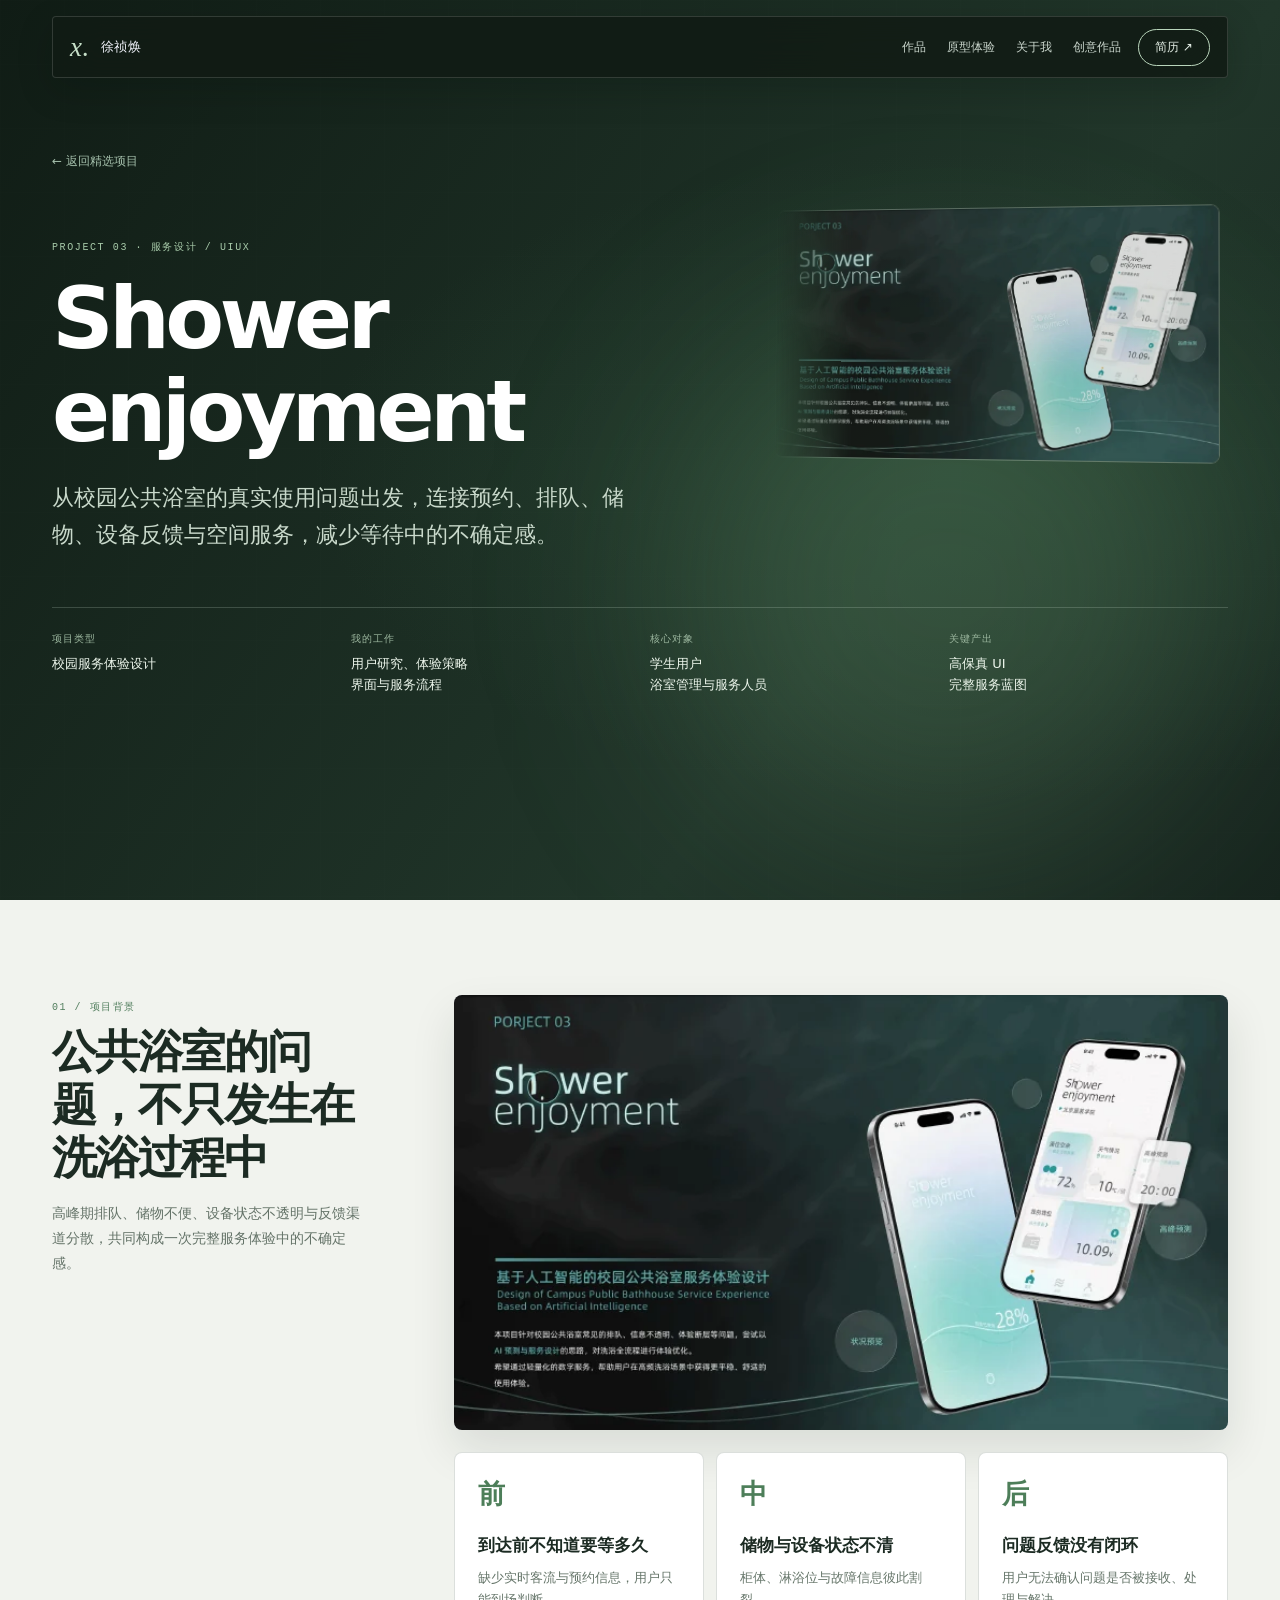
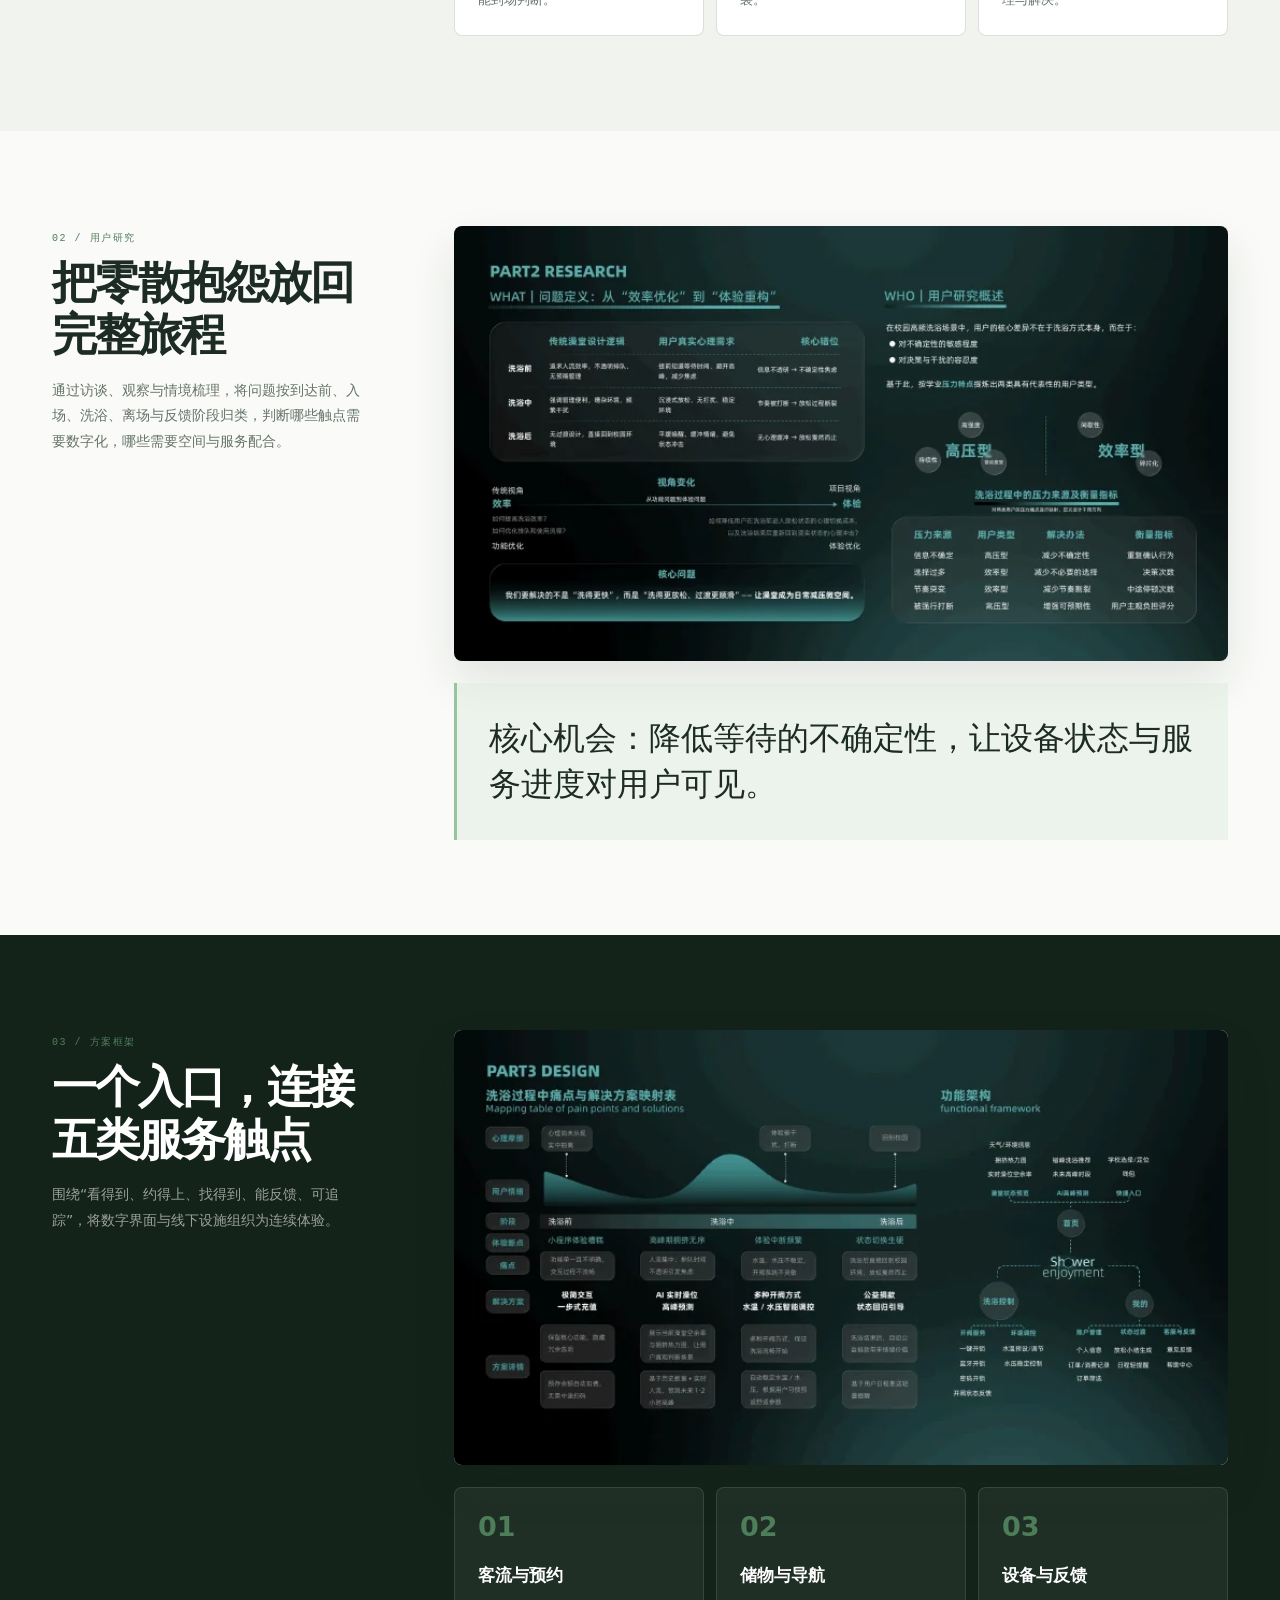
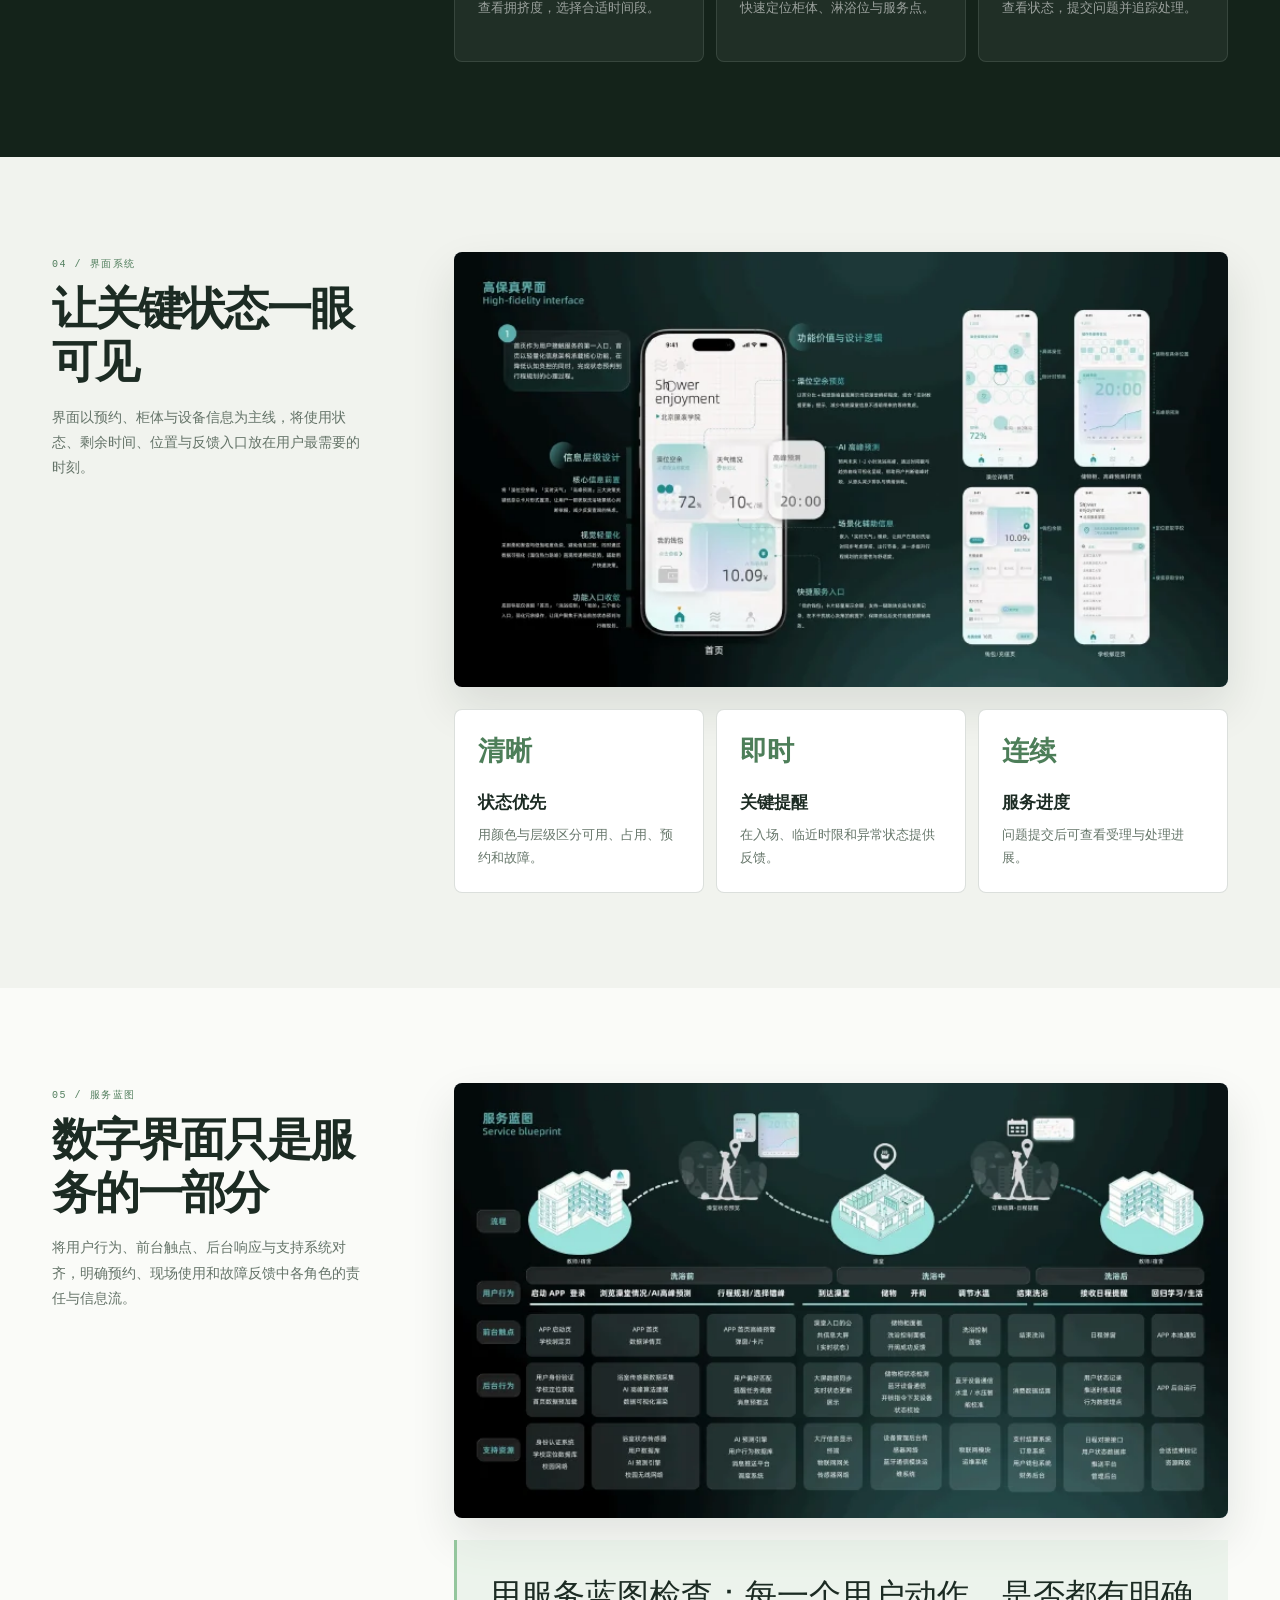
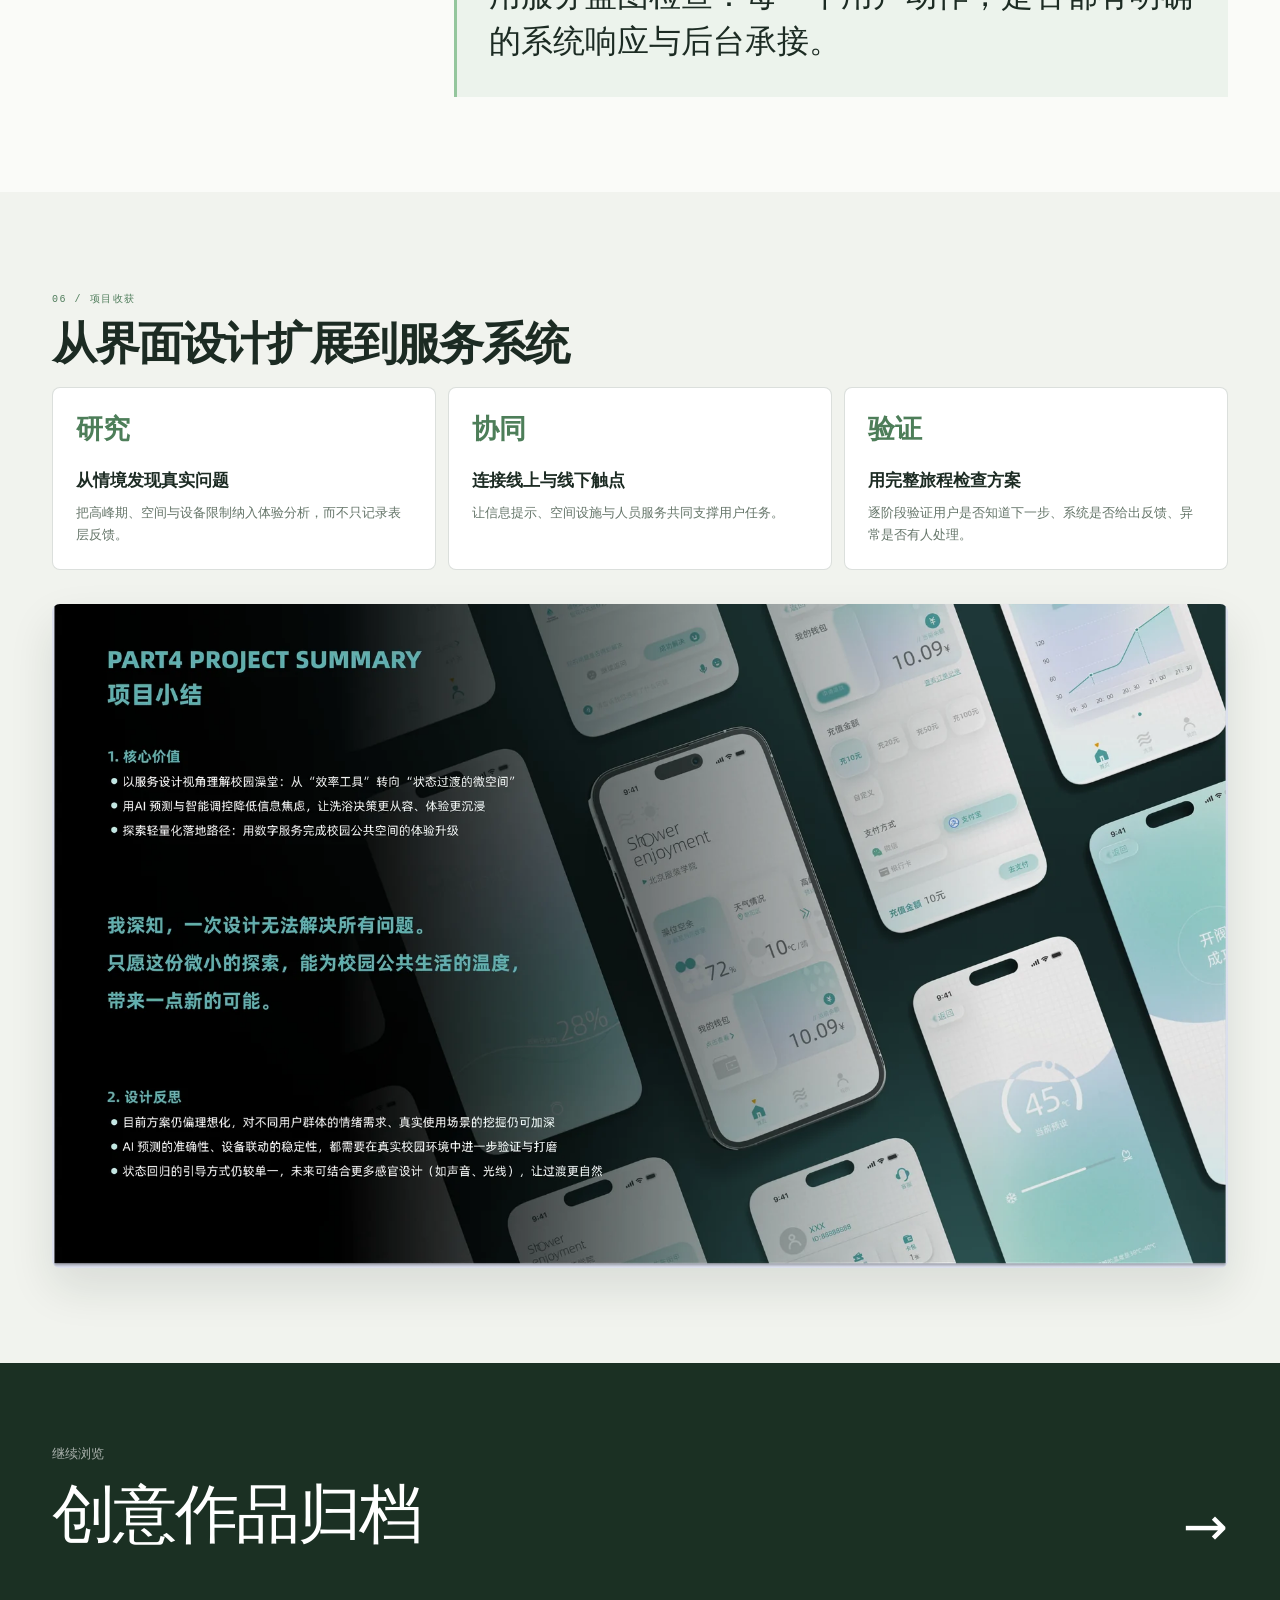
<file: work-shower.html>
<!doctype html>
<html lang="zh-CN">
<head>
  <meta charset="utf-8"><meta name="viewport" content="width=device-width,initial-scale=1">
  <meta name="description" content="Shower enjoyment：校园公共浴室服务体验设计。">
  <title>Shower enjoyment｜徐祯焕作品集</title><link rel="icon" href="assets/favicon.svg"><link rel="stylesheet" href="styles.css"><link rel="stylesheet" href="theme.css"><link rel="stylesheet" href="theme-refresh.css"><link rel="stylesheet" href="cursor.css?v=safari-touch-2"><script src="cursor.js?v=safari-touch-2" defer></script>
</head>
<body class="case-page">
  <div class="scroll-progress" aria-hidden="true"></div>
  <nav class="nav"><a class="brand" href="index.html"><span class="brand-mark">x.</span><span>徐祯焕</span></a><button class="menu-toggle" aria-label="打开导航" aria-expanded="false">☰</button><div class="nav-links"><a href="index.html#work">作品</a><a href="index.html#interact">原型体验</a><a href="index.html#about">关于我</a><a href="archive.html">创意作品</a><a class="nav-cta" href="assets/xuzhenhuan-resume.pdf" target="_blank" rel="noopener">简历 ↗︎</a></div></nav>
  <main>
    <header class="case-hero shower-hero" style="--case-bg:linear-gradient(135deg,#122a39,#147a8d 53%,#70d8de)">
      <img class="case-hero-preview" src="assets/images/shower-cover.webp" alt="" aria-hidden="true">
      <div class="case-hero-inner"><a class="case-back" href="index.html#work">← 返回精选项目</a><div class="case-kicker">Project 03 · 服务设计 / UIUX</div><h1>Shower<br>enjoyment</h1><p class="case-summary">从校园公共浴室的真实使用问题出发，连接预约、排队、储物、设备反馈与空间服务，减少等待中的不确定感。</p>
        <dl class="case-meta"><div><dt>项目类型</dt><dd>校园服务体验设计</dd></div><div><dt>我的工作</dt><dd>用户研究、体验策略<br>界面与服务流程</dd></div><div><dt>核心对象</dt><dd>学生用户<br>浴室管理与服务人员</dd></div><div><dt>关键产出</dt><dd>高保真 UI<br>完整服务蓝图</dd></div></dl>
      </div>
    </header>

    <section class="case-section"><div class="case-wrap case-grid"><aside class="case-aside reveal"><span class="case-label">01 / 项目背景</span><h2>公共浴室的问题，不只发生在洗浴过程中</h2><p>高峰期排队、储物不便、设备状态不透明与反馈渠道分散，共同构成一次完整服务体验中的不确定感。</p></aside><div class="case-content reveal"><figure class="case-figure"><img src="assets/images/shower-cover.webp" alt="Shower enjoyment 项目概览"></figure><div class="insight-grid"><article class="insight"><strong>前</strong><h3>到达前不知道要等多久</h3><p>缺少实时客流与预约信息，用户只能到场判断。</p></article><article class="insight"><strong>中</strong><h3>储物与设备状态不清</h3><p>柜体、淋浴位与故障信息彼此割裂。</p></article><article class="insight"><strong>后</strong><h3>问题反馈没有闭环</h3><p>用户无法确认问题是否被接收、处理与解决。</p></article></div></div></div></section>

    <section class="case-section alt"><div class="case-wrap case-grid"><aside class="case-aside reveal"><span class="case-label">02 / 用户研究</span><h2>把零散抱怨放回完整旅程</h2><p>通过访谈、观察与情境梳理，将问题按到达前、入场、洗浴、离场与反馈阶段归类，判断哪些触点需要数字化，哪些需要空间与服务配合。</p></aside><div class="case-content reveal"><figure class="case-figure"><img src="assets/images/shower-research.webp" alt="用户研究与问题归纳"></figure><div class="quote">核心机会：降低等待的不确定性，让设备状态与服务进度对用户可见。</div></div></div></section>

    <section class="case-section dark"><div class="case-wrap case-grid"><aside class="case-aside reveal"><span class="case-label">03 / 方案框架</span><h2>一个入口，连接五类服务触点</h2><p>围绕“看得到、约得上、找得到、能反馈、可追踪”，将数字界面与线下设施组织为连续体验。</p></aside><div class="case-content reveal"><figure class="case-figure"><img src="assets/images/shower-framework.webp" alt="服务方案框架"></figure><div class="insight-grid"><article class="insight"><strong>01</strong><h3>客流与预约</h3><p>查看拥挤度，选择合适时间段。</p></article><article class="insight"><strong>02</strong><h3>储物与导航</h3><p>快速定位柜体、淋浴位与服务点。</p></article><article class="insight"><strong>03</strong><h3>设备与反馈</h3><p>查看状态，提交问题并追踪处理。</p></article></div></div></div></section>

    <section class="case-section"><div class="case-wrap case-grid"><aside class="case-aside reveal"><span class="case-label">04 / 界面系统</span><h2>让关键状态一眼可见</h2><p>界面以预约、柜体与设备信息为主线，将使用状态、剩余时间、位置与反馈入口放在用户最需要的时刻。</p></aside><div class="case-content reveal"><figure class="case-figure"><img src="assets/images/shower-ui.webp" alt="Shower enjoyment 高保真界面"></figure><div class="insight-grid"><article class="insight"><strong>清晰</strong><h3>状态优先</h3><p>用颜色与层级区分可用、占用、预约和故障。</p></article><article class="insight"><strong>即时</strong><h3>关键提醒</h3><p>在入场、临近时限和异常状态提供反馈。</p></article><article class="insight"><strong>连续</strong><h3>服务进度</h3><p>问题提交后可查看受理与处理进展。</p></article></div></div></div></section>

    <section class="case-section alt"><div class="case-wrap case-grid"><aside class="case-aside reveal"><span class="case-label">05 / 服务蓝图</span><h2>数字界面只是服务的一部分</h2><p>将用户行为、前台触点、后台响应与支持系统对齐，明确预约、现场使用和故障反馈中各角色的责任与信息流。</p></aside><div class="case-content reveal"><figure class="case-figure"><img src="assets/images/shower-blueprint.webp" alt="Shower enjoyment 服务蓝图"></figure><div class="quote">用服务蓝图检查：每一个用户动作，是否都有明确的系统响应与后台承接。</div></div></div></section>

    <section class="case-section"><div class="case-wrap"><span class="case-label">06 / 项目收获</span><h2 class="case-section-title">从界面设计扩展到服务系统</h2><div class="insight-grid"><article class="insight"><strong>研究</strong><h3>从情境发现真实问题</h3><p>把高峰期、空间与设备限制纳入体验分析，而不只记录表层反馈。</p></article><article class="insight"><strong>协同</strong><h3>连接线上与线下触点</h3><p>让信息提示、空间设施与人员服务共同支撑用户任务。</p></article><article class="insight"><strong>验证</strong><h3>用完整旅程检查方案</h3><p>逐阶段验证用户是否知道下一步、系统是否给出反馈、异常是否有人处理。</p></article></div><figure class="case-figure shower-summary"><img src="assets/images/shower-summary.webp" alt="Shower enjoyment 项目总结与设计反思"></figure></div></section>
    <a class="next-case" href="archive.html"><div class="next-inner"><div><small>继续浏览</small><strong>创意作品归档</strong></div><span class="next-arrow">→</span></div></a>
  </main>
  <div class="lightbox"><img alt="放大查看"></div><script src="script.js"></script>
</body>
</html>
</file>
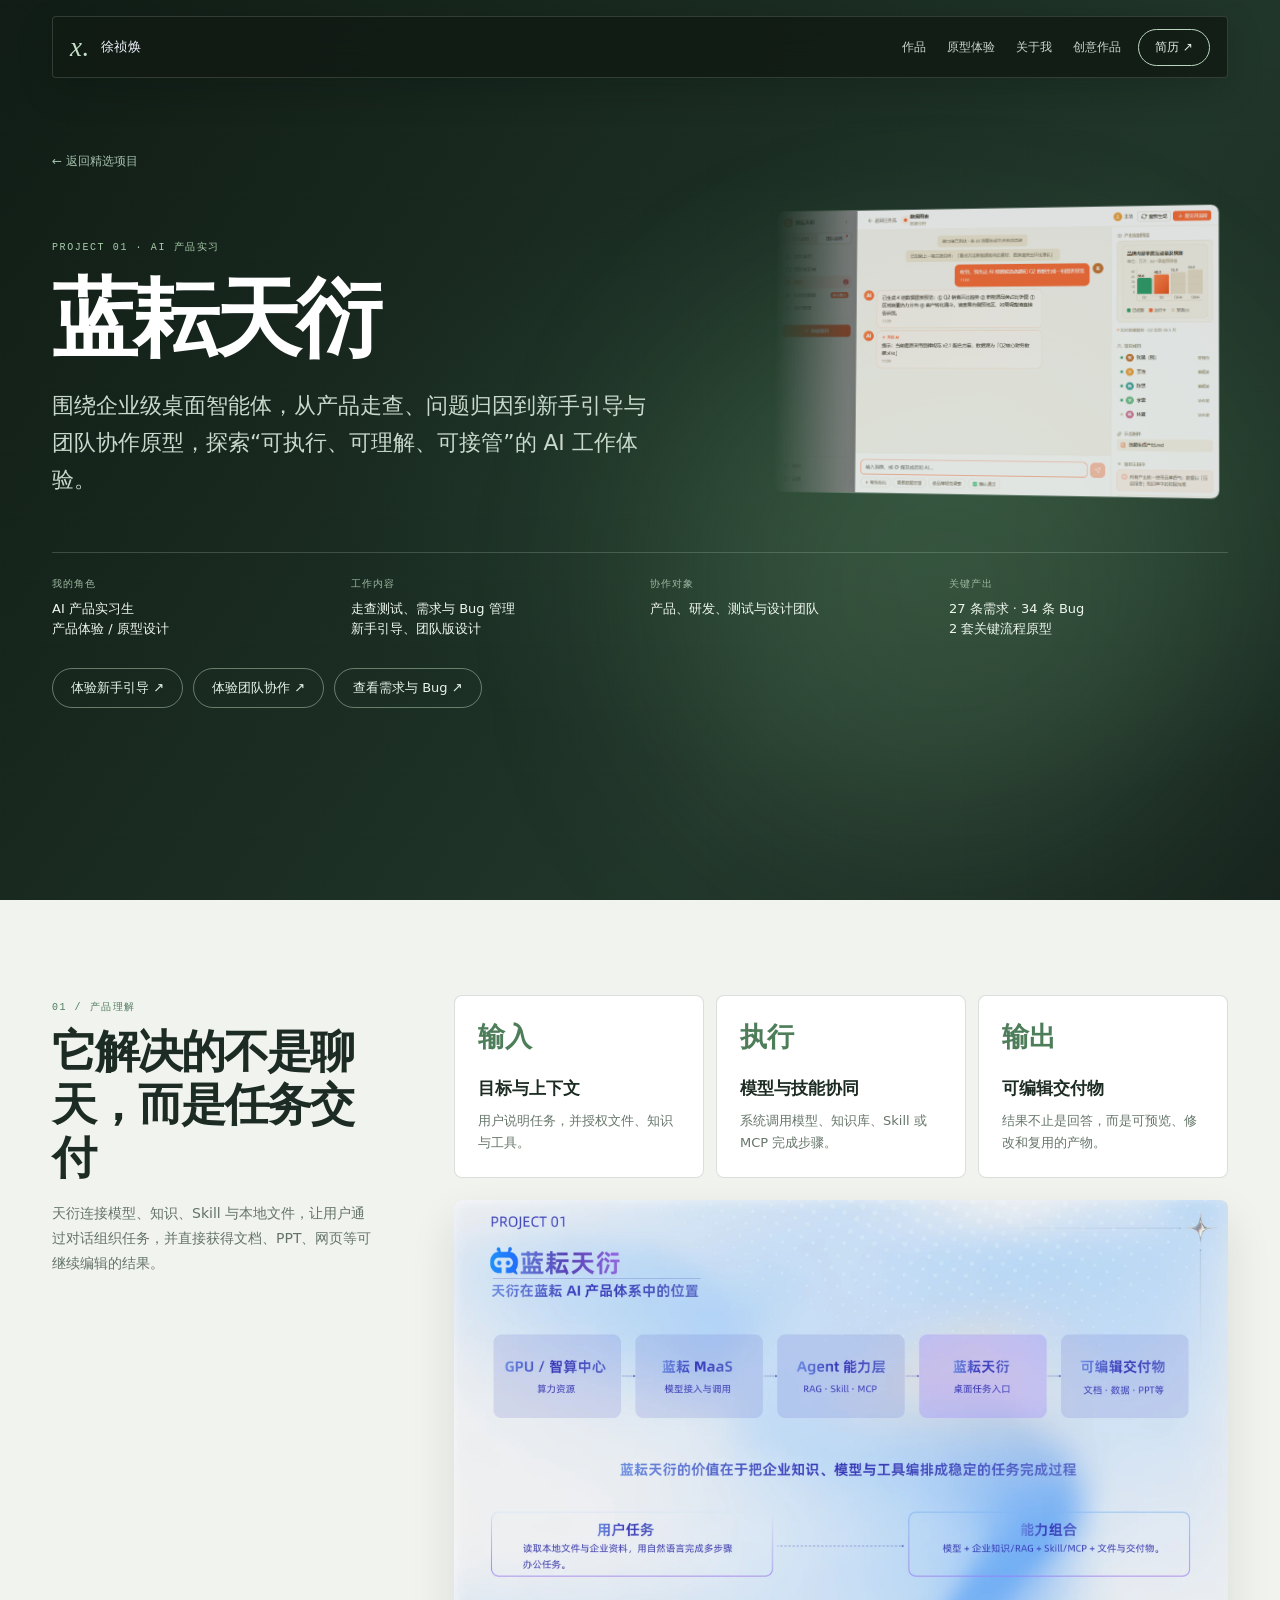
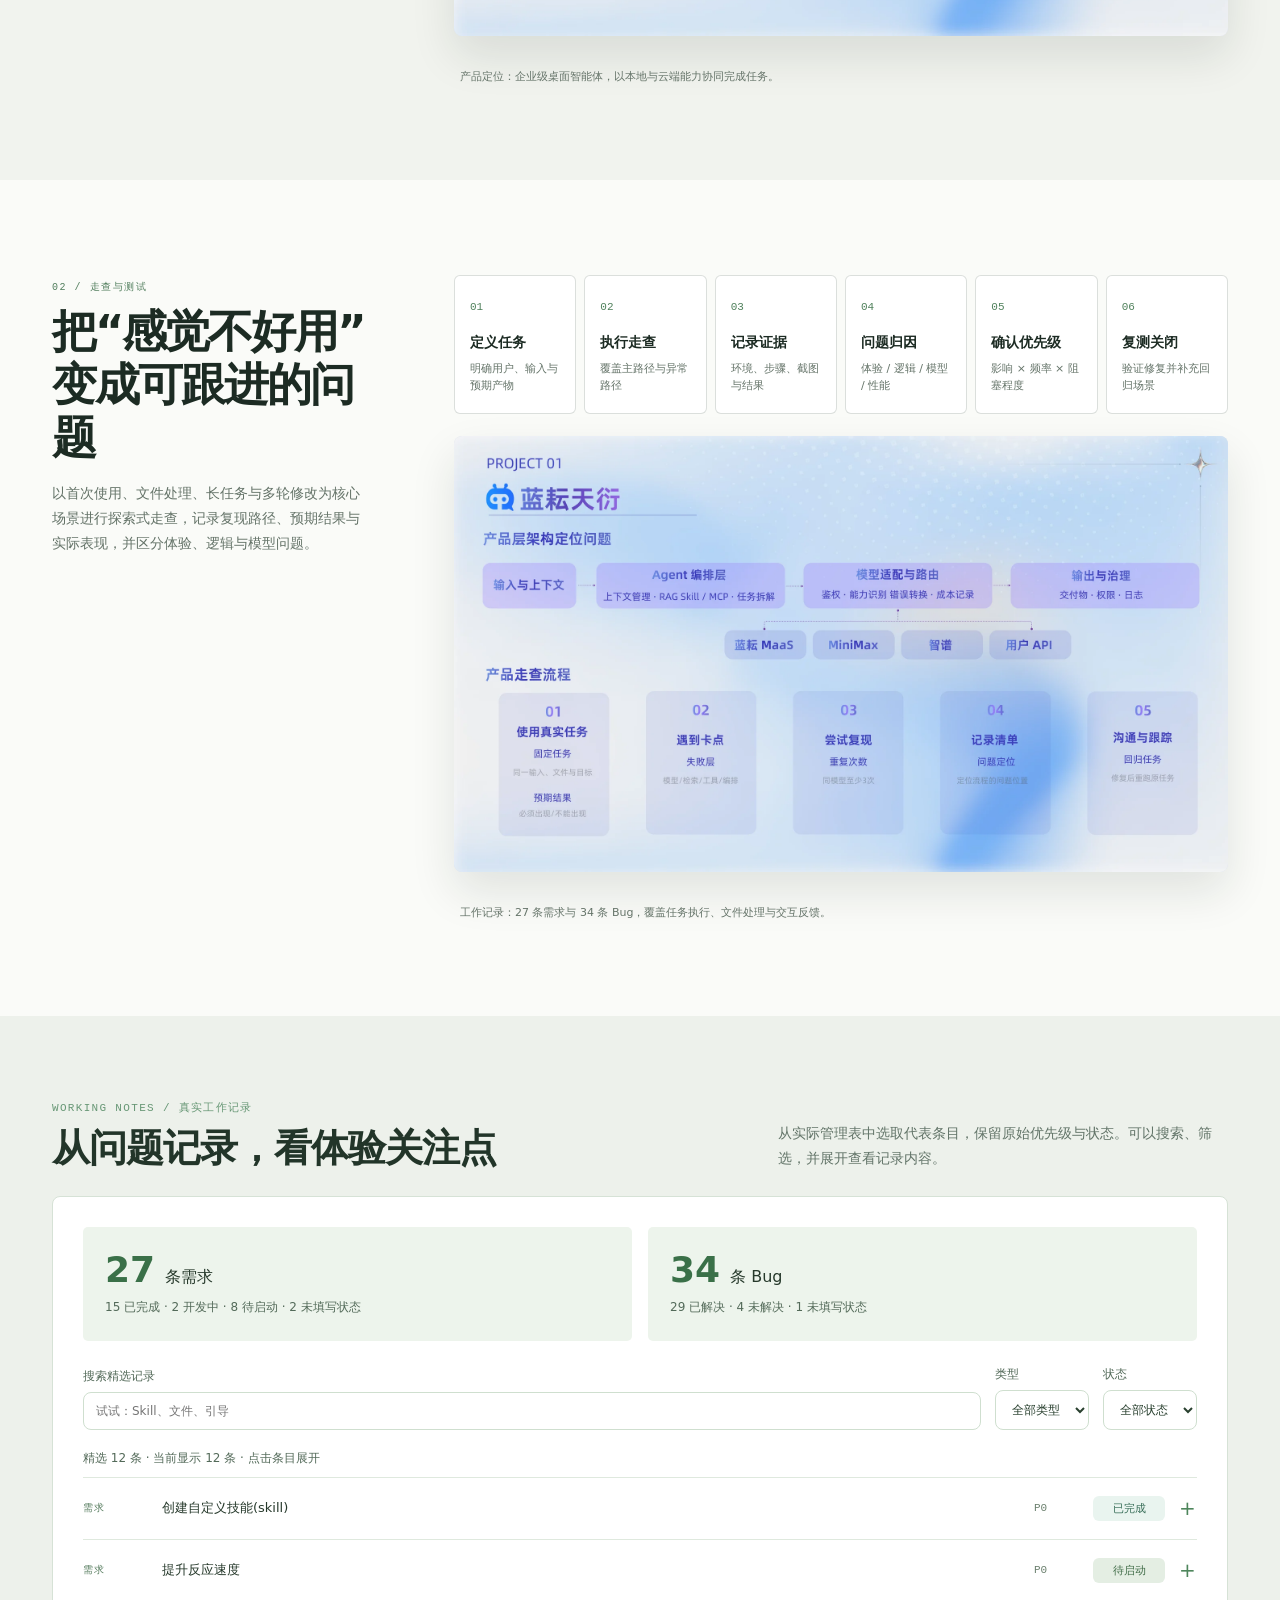
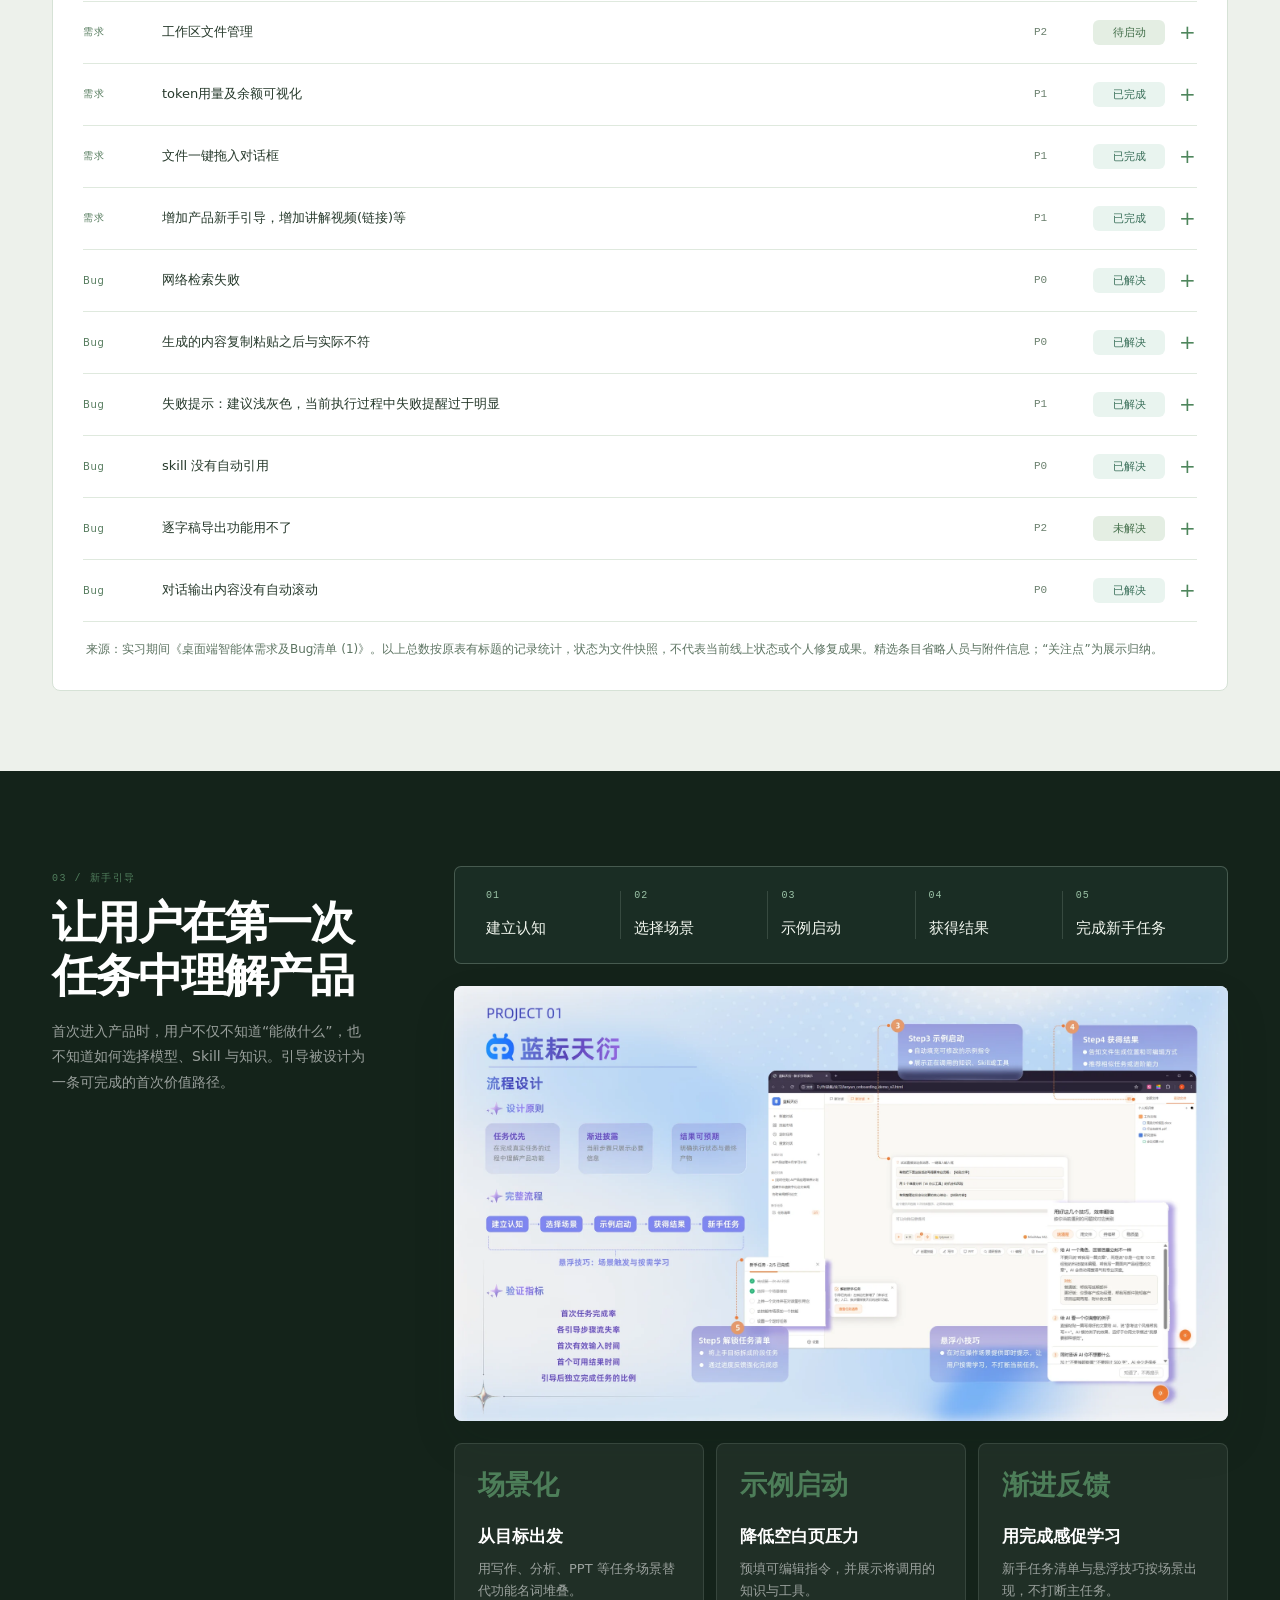
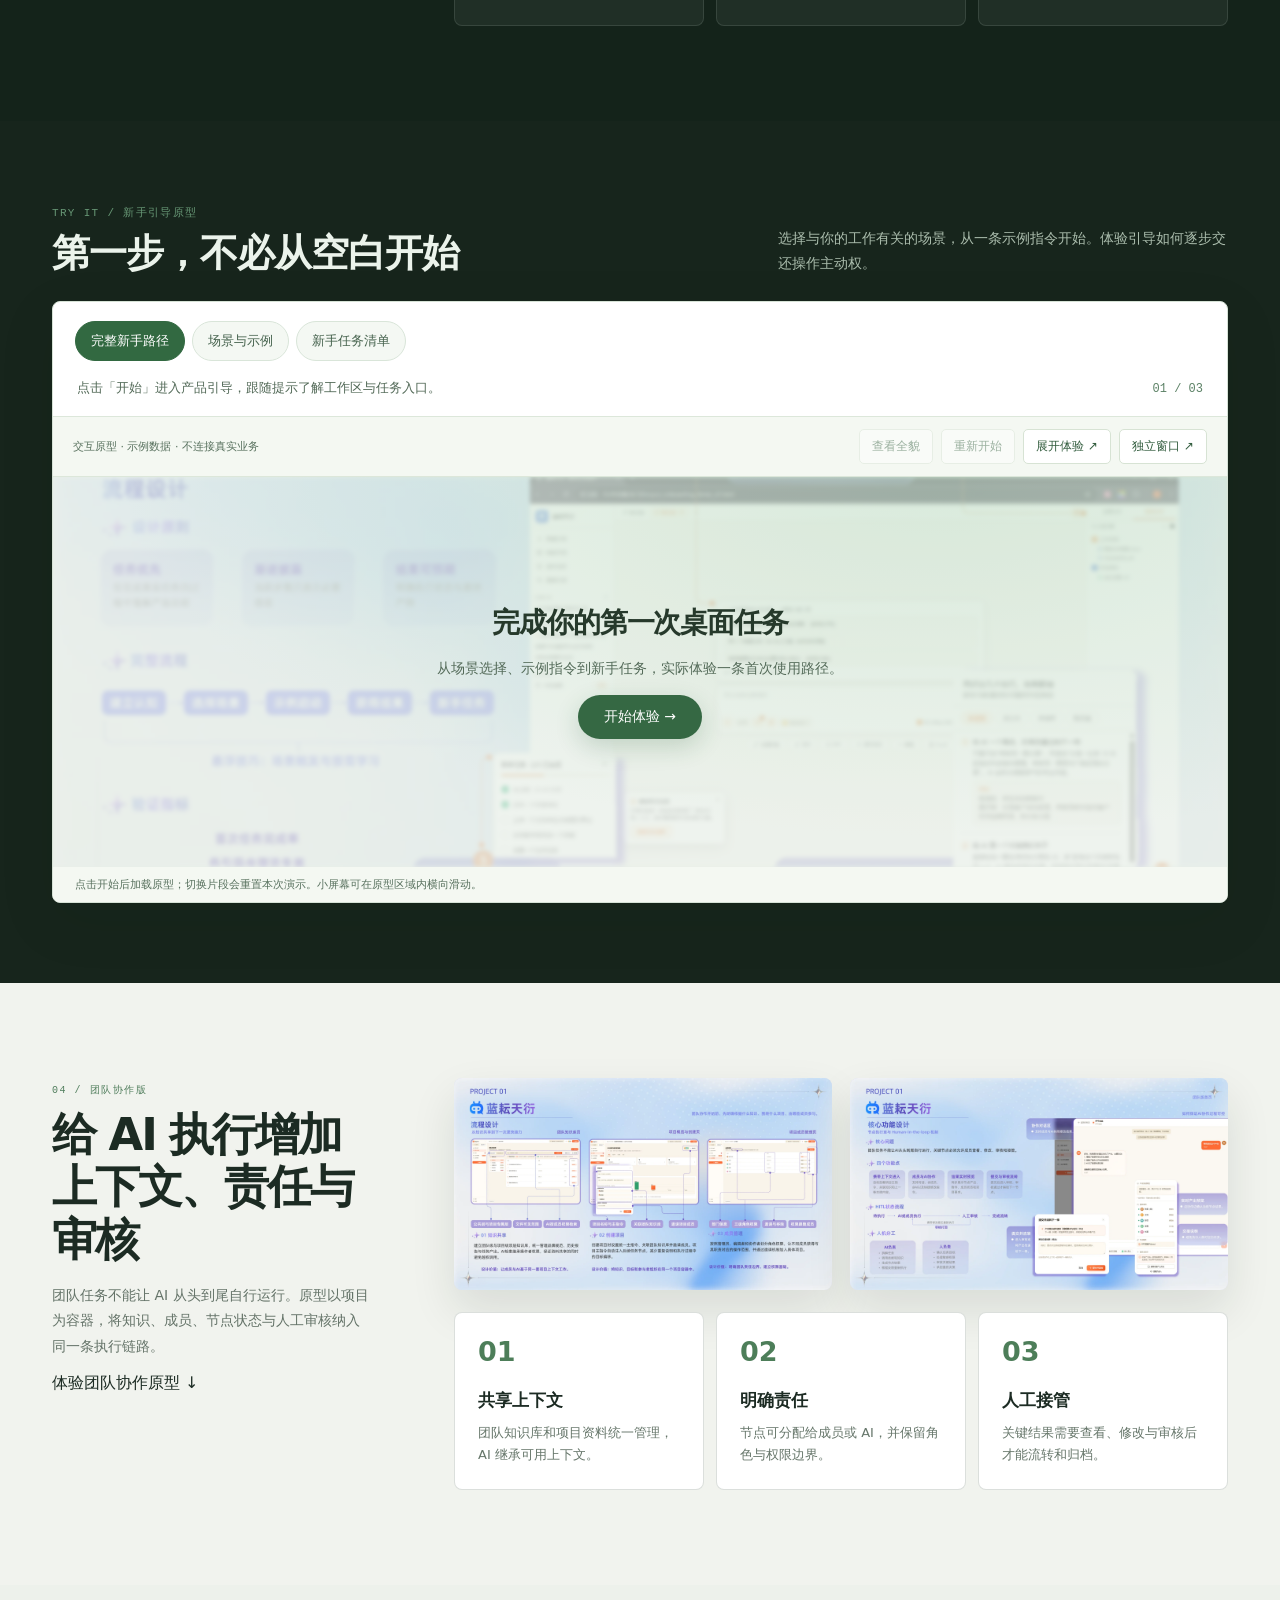
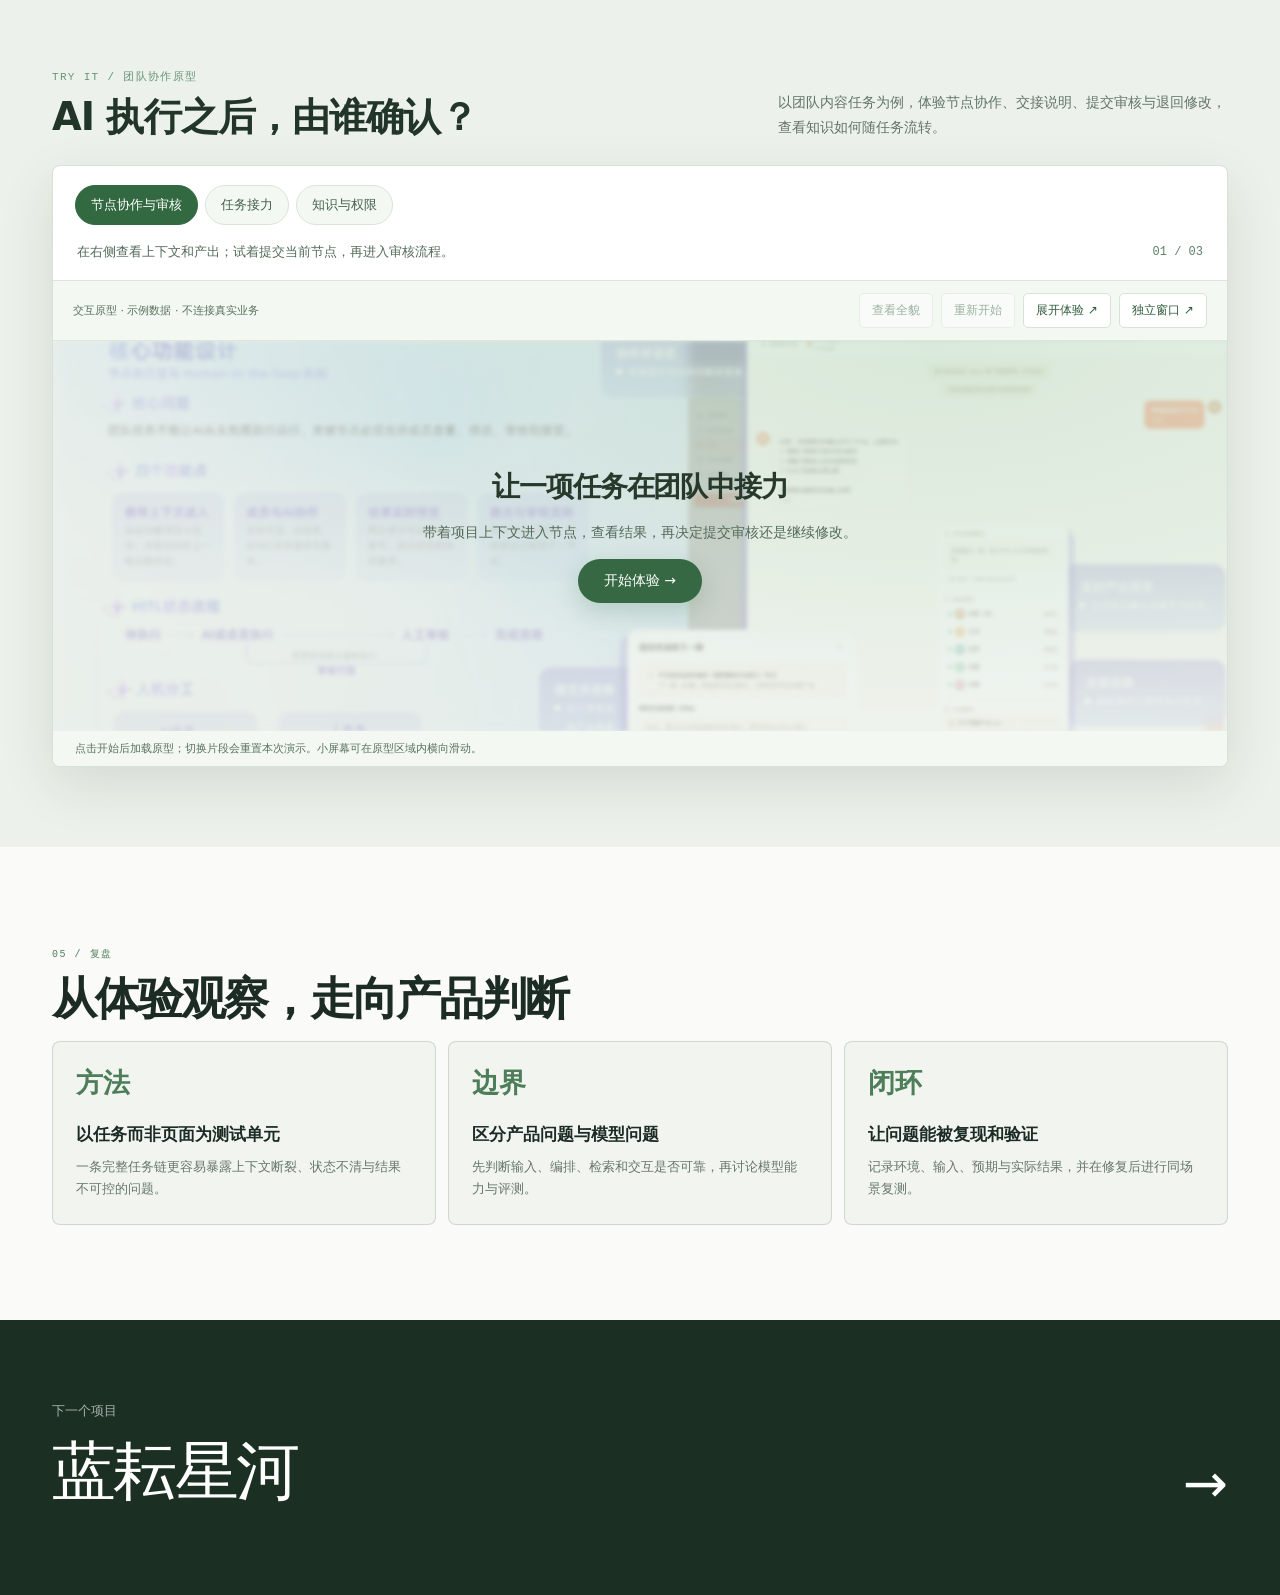
<file: work-tianyan.html>
<!doctype html>
<html lang="zh-CN">
<head>
  <meta charset="utf-8"><meta name="viewport" content="width=device-width,initial-scale=1">
  <meta name="description" content="蓝耘天衍企业级桌面智能体：产品走查、新手引导与团队协作版设计。">
  <title>蓝耘天衍｜徐祯焕作品集</title><link rel="icon" href="assets/favicon.svg"><link rel="stylesheet" href="styles.css">
  <link rel="stylesheet" href="interactive.css">
  <link rel="stylesheet" href="theme.css">
  <link rel="stylesheet" href="theme-refresh.css">
  <link rel="stylesheet" href="cursor.css?v=safari-touch-2"><script src="cursor.js?v=safari-touch-2" defer></script>
</head>
<body class="case-page">
  <div class="scroll-progress" aria-hidden="true"></div>
  <nav class="nav"><a class="brand" href="index.html"><span class="brand-mark">x.</span><span>徐祯焕</span></a><button class="menu-toggle" aria-label="打开导航" aria-expanded="false">☰</button><div class="nav-links"><a href="index.html#work">作品</a><a href="index.html#interact">原型体验</a><a href="index.html#about">关于我</a><a href="archive.html">创意作品</a><a class="nav-cta" href="assets/xuzhenhuan-resume.pdf" target="_blank" rel="noopener">简历 ↗︎</a></div></nav>
  <main>
    <header class="case-hero tianyan-hero" style="--case-bg:linear-gradient(135deg,#071426,#163669 55%,#5c3ed0)">
      <img class="case-hero-preview" src="assets/images/tianyan-live.png" alt="" aria-hidden="true">
      <div class="case-hero-inner"><a class="case-back" href="index.html#work">← 返回精选项目</a><div class="case-kicker">Project 01 · AI 产品实习</div><h1>蓝耘天衍</h1><p class="case-summary">围绕企业级桌面智能体，从产品走查、问题归因到新手引导与团队协作原型，探索“可执行、可理解、可接管”的 AI 工作体验。</p>
        <dl class="case-meta"><div><dt>我的角色</dt><dd>AI 产品实习生<br>产品体验 / 原型设计</dd></div><div><dt>工作内容</dt><dd>走查测试、需求与 Bug 管理<br>新手引导、团队版设计</dd></div><div><dt>协作对象</dt><dd>产品、研发、测试与设计团队</dd></div><div><dt>关键产出</dt><dd>27 条需求 · 34 条 Bug<br>2 套关键流程原型</dd></div></dl>
      </div>
      <div class="case-hero-inner experience-links" aria-label="交互体验入口"><a href="#onboarding-demo">体验新手引导 ↗︎</a><a href="#team-demo">体验团队协作 ↗︎</a><a href="#issue-records">查看需求与 Bug ↗︎</a></div>
    </header>

    <section class="case-section">
      <div class="case-wrap case-grid">
        <aside class="case-aside reveal"><span class="case-label">01 / 产品理解</span><h2>它解决的不是聊天，而是任务交付</h2><p>天衍连接模型、知识、Skill 与本地文件，让用户通过对话组织任务，并直接获得文档、PPT、网页等可继续编辑的结果。</p></aside>
        <div class="case-content reveal">
          <div class="insight-grid"><article class="insight"><strong>输入</strong><h3>目标与上下文</h3><p>用户说明任务，并授权文件、知识与工具。</p></article><article class="insight"><strong>执行</strong><h3>模型与技能协同</h3><p>系统调用模型、知识库、Skill 或 MCP 完成步骤。</p></article><article class="insight"><strong>输出</strong><h3>可编辑交付物</h3><p>结果不止是回答，而是可预览、修改和复用的产物。</p></article></div>
          <figure class="case-figure"><img src="assets/images/tianyan-position.webp" alt="蓝耘天衍产品定位页面"></figure><p class="case-caption">产品定位：企业级桌面智能体，以本地与云端能力协同完成任务。</p>
        </div>
      </div>
    </section>

    <section class="case-section alt">
      <div class="case-wrap case-grid">
        <aside class="case-aside reveal"><span class="case-label">02 / 走查与测试</span><h2>把“感觉不好用”变成可跟进的问题</h2><p>以首次使用、文件处理、长任务与多轮修改为核心场景进行探索式走查，记录复现路径、预期结果与实际表现，并区分体验、逻辑与模型问题。</p></aside>
        <div class="case-content reveal">
          <div class="process"><div class="process-step"><span>01</span><strong>定义任务</strong><small>明确用户、输入与预期产物</small></div><div class="process-step"><span>02</span><strong>执行走查</strong><small>覆盖主路径与异常路径</small></div><div class="process-step"><span>03</span><strong>记录证据</strong><small>环境、步骤、截图与结果</small></div><div class="process-step"><span>04</span><strong>问题归因</strong><small>体验 / 逻辑 / 模型 / 性能</small></div><div class="process-step"><span>05</span><strong>确认优先级</strong><small>影响 × 频率 × 阻塞程度</small></div><div class="process-step"><span>06</span><strong>复测关闭</strong><small>验证修复并补充回归场景</small></div></div>
          <figure class="case-figure"><img src="assets/images/tianyan-architecture.webp" alt="蓝耘天衍架构与走查方法"></figure><p class="case-caption">工作记录：27 条需求与 34 条 Bug，覆盖任务执行、文件处理与交互反馈。</p>
        </div>
      </div>
    </section>

    <section class="demo-section" id="issue-records"><div class="case-wrap">
      <div class="demo-intro"><div><span class="demo-eyebrow">WORKING NOTES / 真实工作记录</span><h2>从问题记录，<br class="narrow-break">看体验关注点</h2></div><p>从实际管理表中选取代表条目，保留原始优先级与状态。可以搜索、筛选，并展开查看记录内容。</p></div>
      <div data-issue-explorer></div>
      <noscript><p>需要启用 JavaScript 才能筛选工作记录。原表包含 27 条需求与 34 条 Bug。</p></noscript>
    </div></section>

    <section class="case-section dark">
      <div class="case-wrap case-grid">
        <aside class="case-aside reveal"><span class="case-label">03 / 新手引导</span><h2>让用户在第一次任务中理解产品</h2><p>首次进入产品时，用户不仅不知道“能做什么”，也不知道如何选择模型、Skill 与知识。引导被设计为一条可完成的首次价值路径。</p></aside>
        <div class="case-content reveal">
          <ol class="onboarding-path" aria-label="新手引导的五个阶段">
            <li><span>01</span><strong>建立认知</strong></li>
            <li><span>02</span><strong>选择场景</strong></li>
            <li><span>03</span><strong>示例启动</strong></li>
            <li><span>04</span><strong>获得结果</strong></li>
            <li><span>05</span><strong>完成新手任务</strong></li>
          </ol>
          <figure class="case-figure"><img src="assets/images/tianyan-onboarding.webp" alt="蓝耘天衍新手引导流程"></figure>
          <div class="insight-grid"><article class="insight"><strong>场景化</strong><h3>从目标出发</h3><p>用写作、分析、PPT 等任务场景替代功能名词堆叠。</p></article><article class="insight"><strong>示例启动</strong><h3>降低空白页压力</h3><p>预填可编辑指令，并展示将调用的知识与工具。</p></article><article class="insight"><strong>渐进反馈</strong><h3>用完成感促学习</h3><p>新手任务清单与悬浮技巧按场景出现，不打断主任务。</p></article></div>
        </div>
      </div>
    </section>

    <section class="demo-section deep" id="onboarding-demo"><div class="case-wrap">
      <div class="demo-intro"><div><span class="demo-eyebrow">TRY IT / 新手引导原型</span><h2>第一步，不必从空白开始</h2></div><p>选择与你的工作有关的场景，从一条示例指令开始。体验引导如何逐步交还操作主动权。</p></div>
      <div data-prototype="onboarding"></div>
      <noscript><a href="prototypes/tianyan-onboarding.html">打开新手引导原型</a></noscript>
    </div></section>

    <section class="case-section">
      <div class="case-wrap case-grid">
        <aside class="case-aside reveal"><span class="case-label">04 / 团队协作版</span><h2>给 AI 执行增加上下文、责任与审核</h2><p>团队任务不能让 AI 从头到尾自行运行。原型以项目为容器，将知识、成员、节点状态与人工审核纳入同一条执行链路。</p><a href="#team-demo">体验团队协作原型 ↓</a></aside>
        <div class="case-content reveal">
          <div class="figure-pair"><figure class="case-figure"><img src="assets/images/tianyan-team.webp" alt="团队知识库、项目与成员管理界面"></figure><figure class="case-figure"><img src="assets/images/tianyan-hitl.webp" alt="节点执行与人工审核界面"></figure></div>
          <div class="insight-grid"><article class="insight"><strong>01</strong><h3>共享上下文</h3><p>团队知识库和项目资料统一管理，AI 继承可用上下文。</p></article><article class="insight"><strong>02</strong><h3>明确责任</h3><p>节点可分配给成员或 AI，并保留角色与权限边界。</p></article><article class="insight"><strong>03</strong><h3>人工接管</h3><p>关键结果需要查看、修改与审核后才能流转和归档。</p></article></div>
        </div>
      </div>
    </section>

    <section class="demo-section" id="team-demo"><div class="case-wrap">
      <div class="demo-intro"><div><span class="demo-eyebrow">TRY IT / 团队协作原型</span><h2>AI 执行之后，由谁确认？</h2></div><p>以团队内容任务为例，体验节点协作、交接说明、提交审核与退回修改，查看知识如何随任务流转。</p></div>
      <div data-prototype="team"></div>
      <noscript><a href="prototypes/tianyan-team.html">打开团队版原型</a></noscript>
    </div></section>
    <section class="case-section alt"><div class="case-wrap"><span class="case-label">05 / 复盘</span><h2 class="case-section-title">从体验观察，走向产品判断</h2><div class="insight-grid"><article class="insight"><strong>方法</strong><h3>以任务而非页面为测试单元</h3><p>一条完整任务链更容易暴露上下文断裂、状态不清与结果不可控的问题。</p></article><article class="insight"><strong>边界</strong><h3>区分产品问题与模型问题</h3><p>先判断输入、编排、检索和交互是否可靠，再讨论模型能力与评测。</p></article><article class="insight"><strong>闭环</strong><h3>让问题能被复现和验证</h3><p>记录环境、输入、预期与实际结果，并在修复后进行同场景复测。</p></article></div></div></section>
    <a class="next-case" href="work-xinghe.html"><div class="next-inner"><div><small>下一个项目</small><strong>蓝耘星河</strong></div><span class="next-arrow">→</span></div></a>
  </main>
  <div class="lightbox"><img alt="放大查看"></div><script src="script.js"></script><script src="interactive.js"></script>
</body>
</html>
</file>
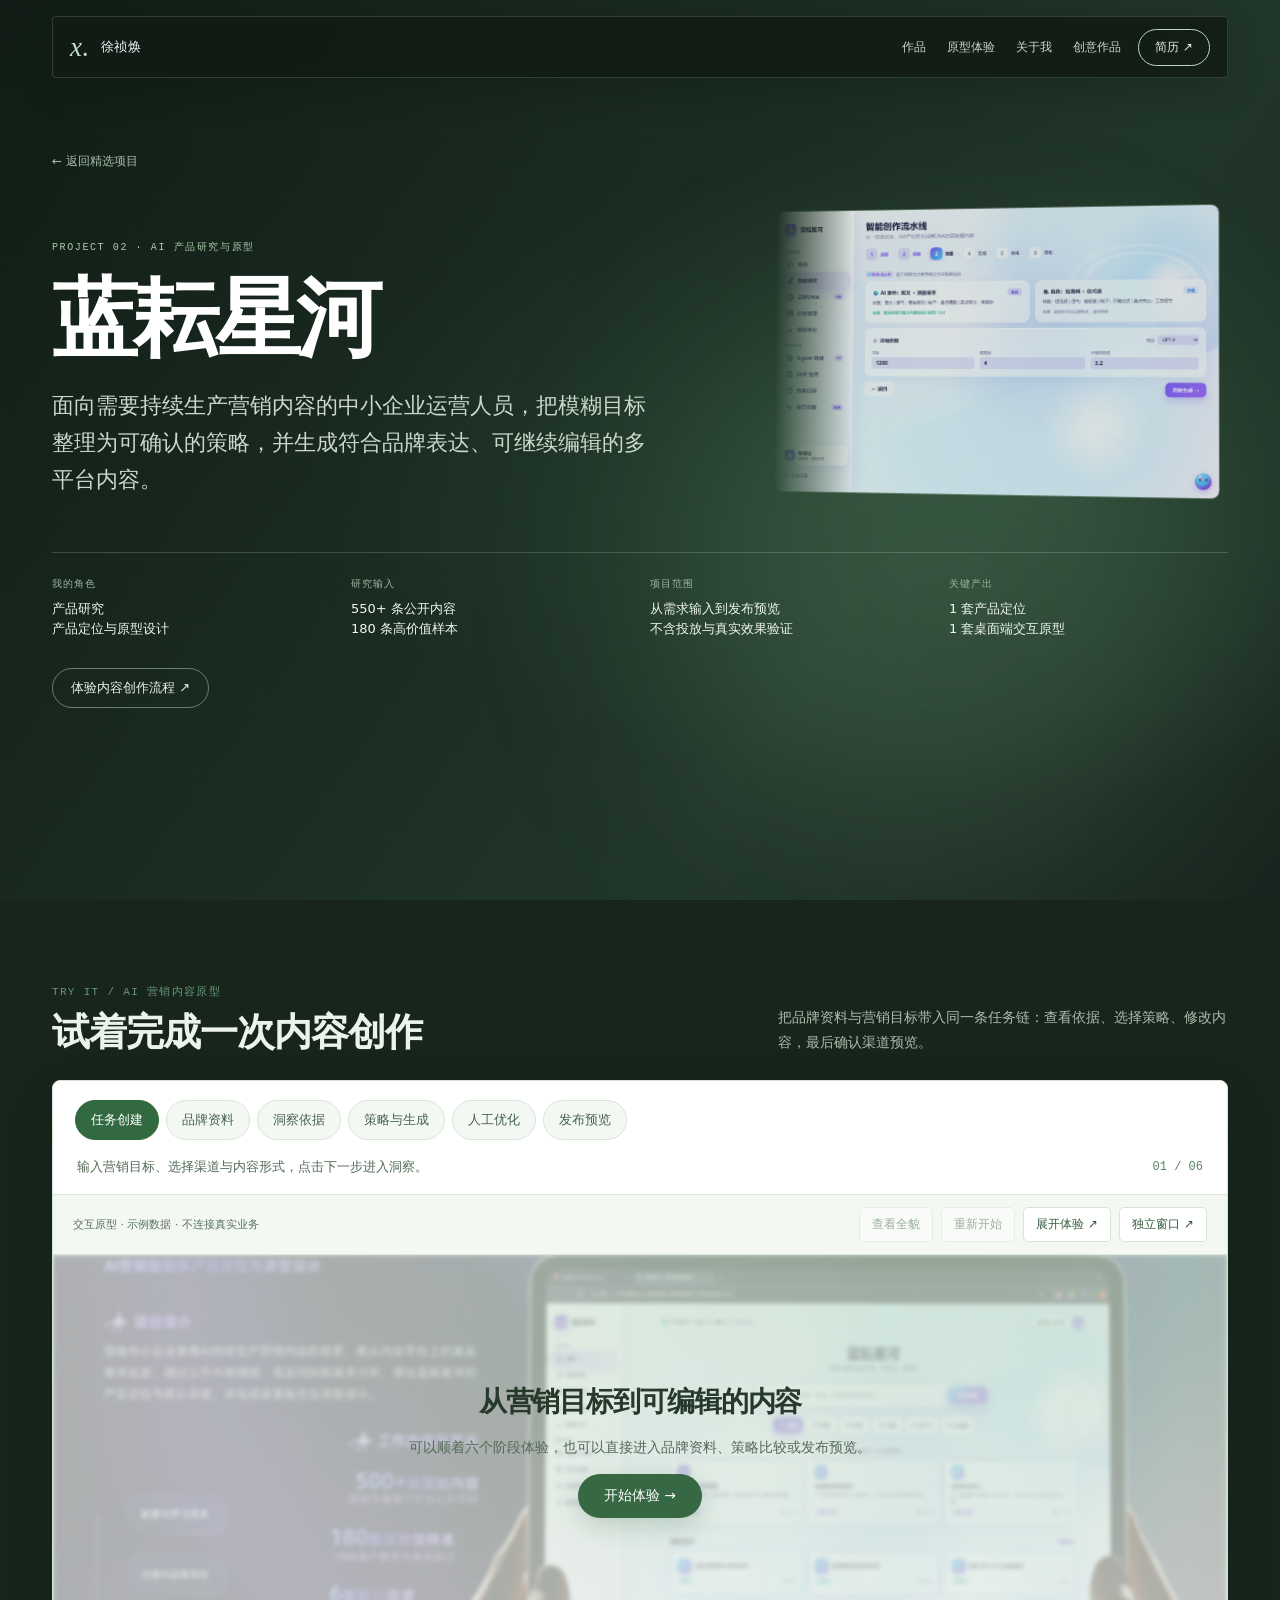
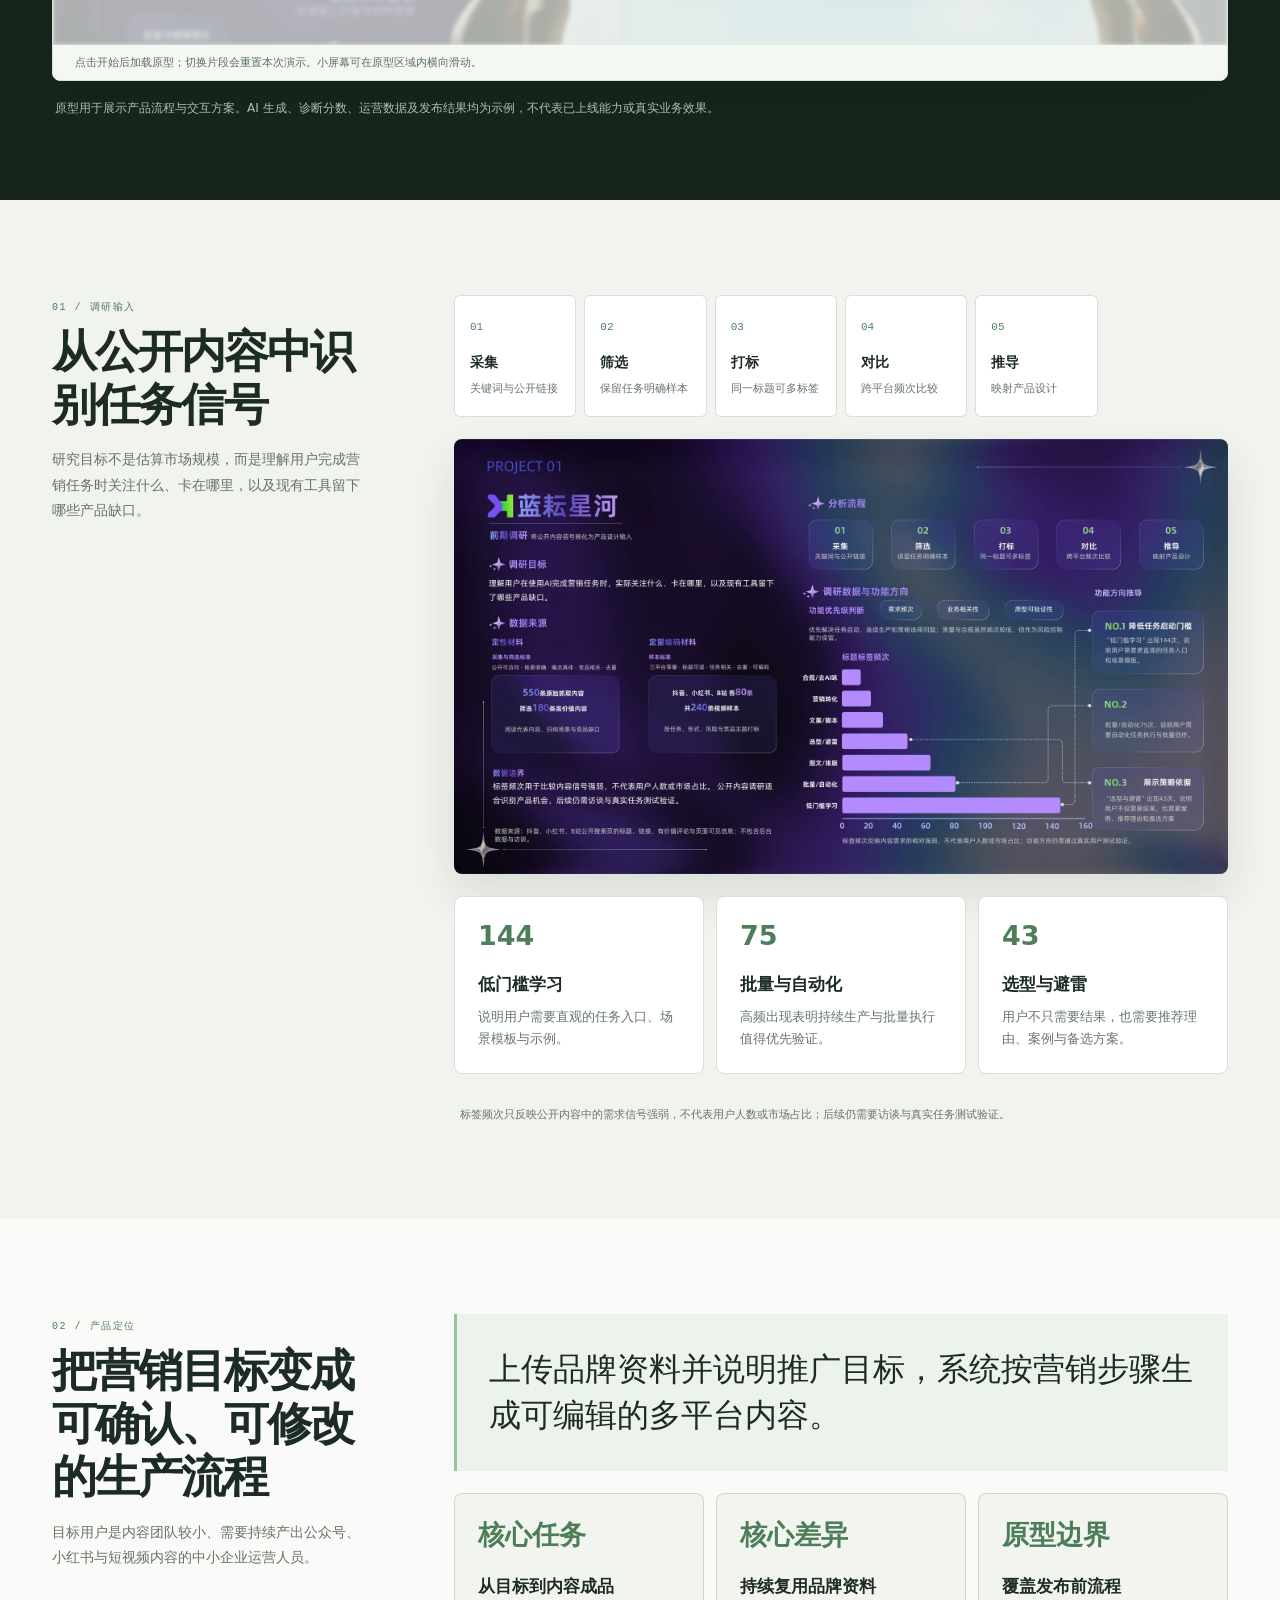
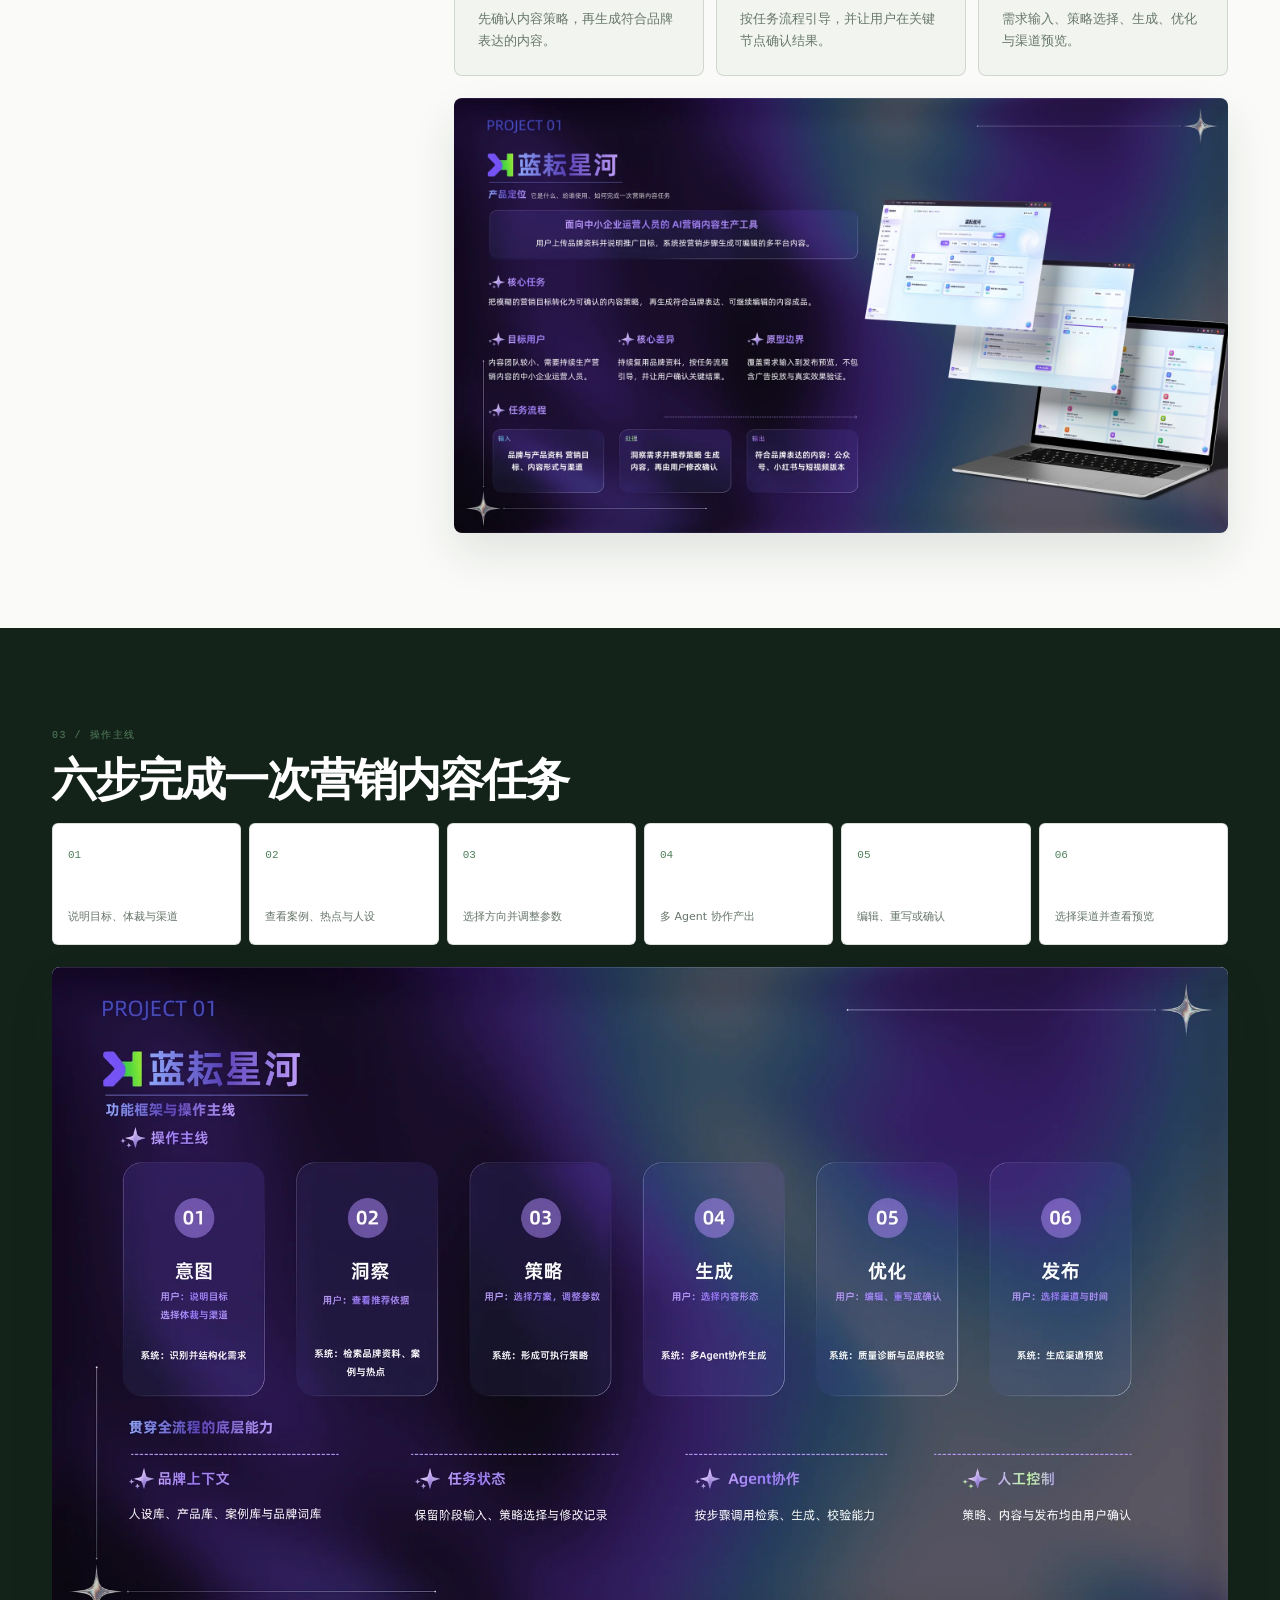
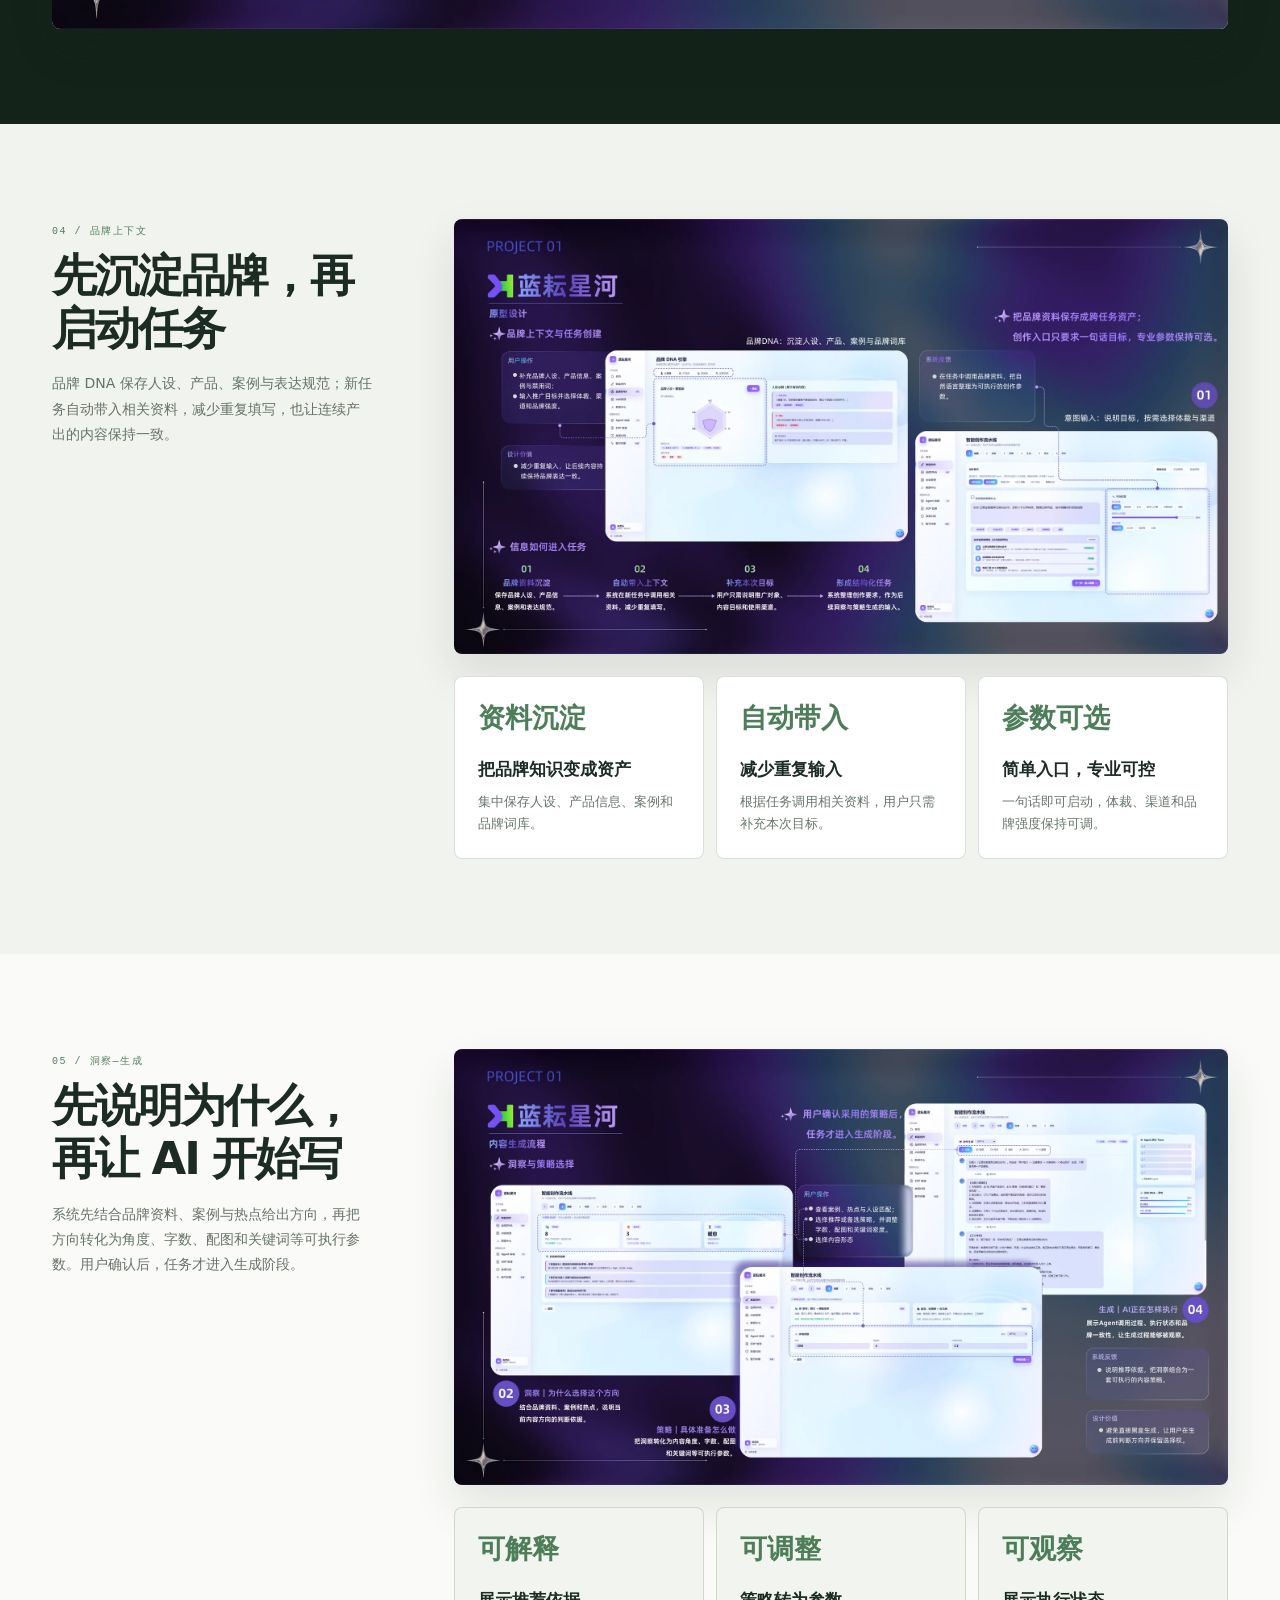
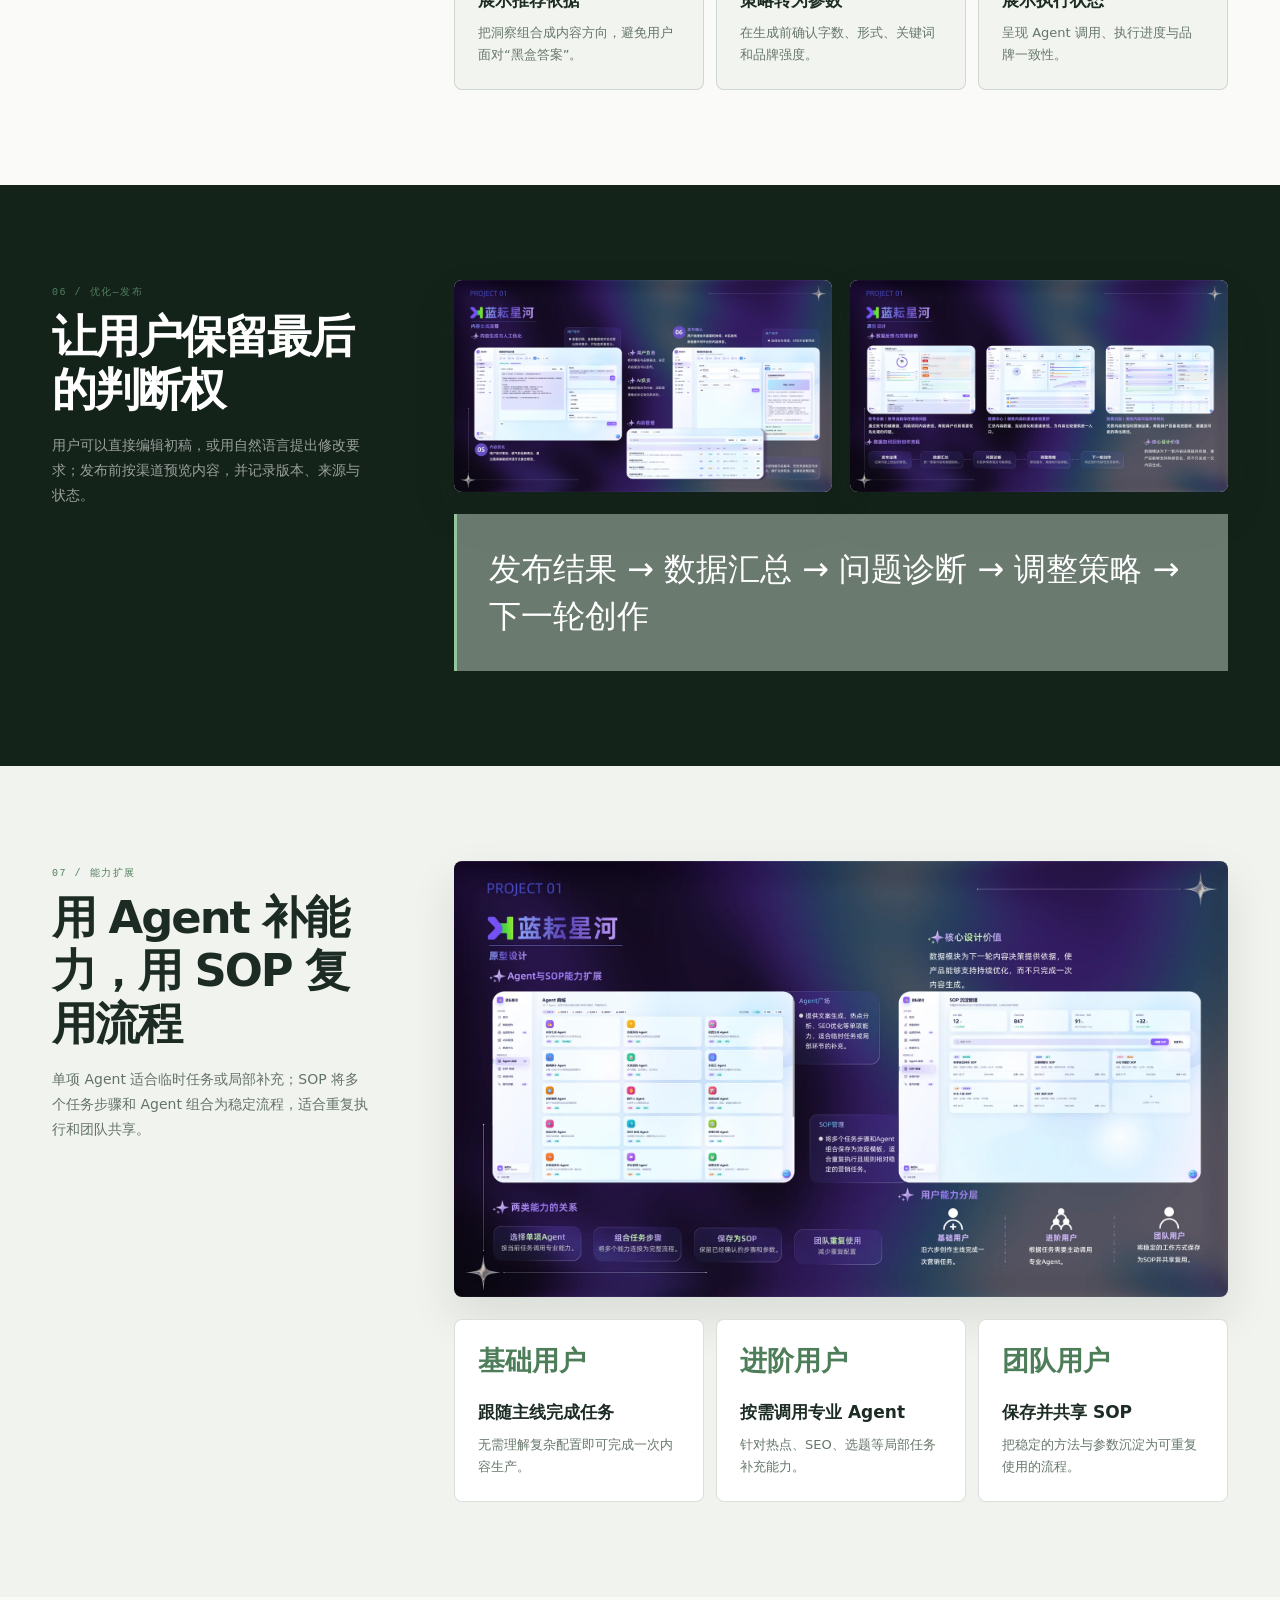
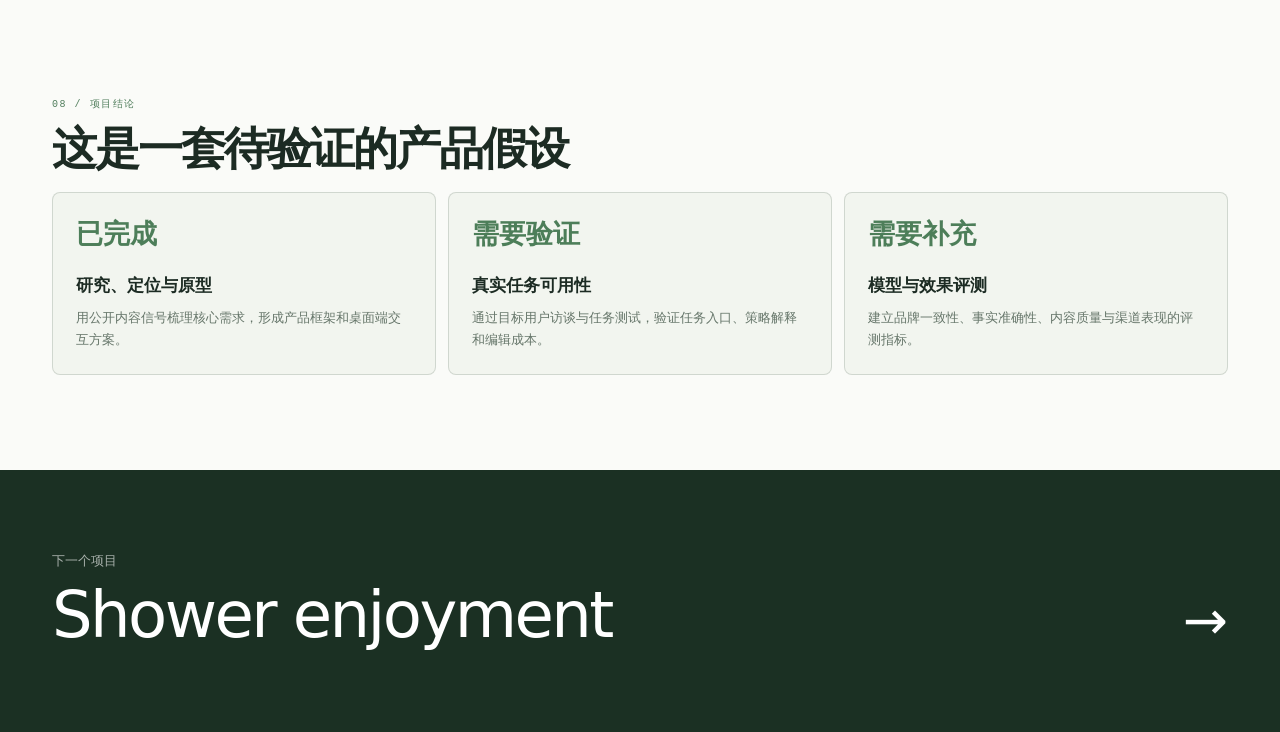
<file: work-xinghe.html>
<!doctype html>
<html lang="zh-CN">
<head>
  <meta charset="utf-8"><meta name="viewport" content="width=device-width,initial-scale=1">
  <meta name="description" content="蓝耘星河 AI 营销内容智能体：从公开内容调研、产品定位到桌面端交互原型。">
  <title>蓝耘星河｜徐祯焕作品集</title><link rel="icon" href="assets/favicon.svg"><link rel="stylesheet" href="styles.css">
  <link rel="stylesheet" href="interactive.css">
  <link rel="stylesheet" href="theme.css">
  <link rel="stylesheet" href="theme-refresh.css">
  <link rel="stylesheet" href="cursor.css?v=safari-touch-2"><script src="cursor.js?v=safari-touch-2" defer></script>
</head>
<body class="case-page">
  <div class="scroll-progress" aria-hidden="true"></div>
  <nav class="nav"><a class="brand" href="index.html"><span class="brand-mark">x.</span><span>徐祯焕</span></a><button class="menu-toggle" aria-label="打开导航" aria-expanded="false">☰</button><div class="nav-links"><a href="index.html#work">作品</a><a href="index.html#interact">原型体验</a><a href="index.html#about">关于我</a><a href="archive.html">创意作品</a><a class="nav-cta" href="assets/xuzhenhuan-resume.pdf" target="_blank" rel="noopener">简历 ↗︎</a></div></nav>
  <main>
    <header class="case-hero xinghe-hero" style="--case-bg:linear-gradient(135deg,#10091d,#281269 48%,#314f66)">
      <img class="case-hero-preview" src="assets/images/xinghe-live.png" alt="" aria-hidden="true">
      <div class="case-hero-inner"><a class="case-back" href="index.html#work">← 返回精选项目</a><div class="case-kicker">Project 02 · AI 产品研究与原型</div><h1>蓝耘星河</h1><p class="case-summary">面向需要持续生产营销内容的中小企业运营人员，把模糊目标整理为可确认的策略，并生成符合品牌表达、可继续编辑的多平台内容。</p>
        <dl class="case-meta"><div><dt>我的角色</dt><dd>产品研究<br>产品定位与原型设计</dd></div><div><dt>研究输入</dt><dd>550+ 条公开内容<br>180 条高价值样本</dd></div><div><dt>项目范围</dt><dd>从需求输入到发布预览<br>不含投放与真实效果验证</dd></div><div><dt>关键产出</dt><dd>1 套产品定位<br>1 套桌面端交互原型</dd></div></dl>
      </div>
      <div class="case-hero-inner experience-links" aria-label="交互体验入口"><a href="#xinghe-demo">体验内容创作流程 ↗︎</a></div>
    </header>

    <section class="demo-section deep" id="xinghe-demo"><div class="case-wrap">
      <div class="demo-intro"><div><span class="demo-eyebrow">TRY IT / AI 营销内容原型</span><h2>试着完成一次内容创作</h2></div><p>把品牌资料与营销目标带入同一条任务链：查看依据、选择策略、修改内容，最后确认渠道预览。</p></div>
      <div data-prototype="xinghe"></div>
      <p class="demo-footer">原型用于展示产品流程与交互方案。AI 生成、诊断分数、运营数据及发布结果均为示例，不代表已上线能力或真实业务效果。</p>
      <noscript><a href="prototypes/xinghe.html">打开蓝耘星河原型</a></noscript>
    </div></section>

    <section class="case-section">
      <div class="case-wrap case-grid">
        <aside class="case-aside reveal"><span class="case-label">01 / 调研输入</span><h2>从公开内容中识别任务信号</h2><p>研究目标不是估算市场规模，而是理解用户完成营销任务时关注什么、卡在哪里，以及现有工具留下哪些产品缺口。</p></aside>
        <div class="case-content reveal">
          <div class="process"><div class="process-step"><span>01</span><strong>采集</strong><small>关键词与公开链接</small></div><div class="process-step"><span>02</span><strong>筛选</strong><small>保留任务明确样本</small></div><div class="process-step"><span>03</span><strong>打标</strong><small>同一标题可多标签</small></div><div class="process-step"><span>04</span><strong>对比</strong><small>跨平台频次比较</small></div><div class="process-step"><span>05</span><strong>推导</strong><small>映射产品设计</small></div></div>
          <figure class="case-figure"><img src="assets/images/xinghe-research.webp" alt="蓝耘星河公开内容调研与标签分析"></figure>
          <div class="insight-grid"><article class="insight"><strong>144</strong><h3>低门槛学习</h3><p>说明用户需要直观的任务入口、场景模板与示例。</p></article><article class="insight"><strong>75</strong><h3>批量与自动化</h3><p>高频出现表明持续生产与批量执行值得优先验证。</p></article><article class="insight"><strong>43</strong><h3>选型与避雷</h3><p>用户不只需要结果，也需要推荐理由、案例与备选方案。</p></article></div>
          <p class="case-caption">标签频次只反映公开内容中的需求信号强弱，不代表用户人数或市场占比；后续仍需要访谈与真实任务测试验证。</p>
        </div>
      </div>
    </section>

    <section class="case-section alt">
      <div class="case-wrap case-grid">
        <aside class="case-aside reveal"><span class="case-label">02 / 产品定位</span><h2>把营销目标变成可确认、可修改的生产流程</h2><p>目标用户是内容团队较小、需要持续产出公众号、小红书与短视频内容的中小企业运营人员。</p></aside>
        <div class="case-content reveal">
          <div class="quote">上传品牌资料并说明推广目标，系统按营销步骤生成可编辑的多平台内容。</div>
          <div class="insight-grid"><article class="insight"><strong>核心任务</strong><h3>从目标到内容成品</h3><p>先确认内容策略，再生成符合品牌表达的内容。</p></article><article class="insight"><strong>核心差异</strong><h3>持续复用品牌资料</h3><p>按任务流程引导，并让用户在关键节点确认结果。</p></article><article class="insight"><strong>原型边界</strong><h3>覆盖发布前流程</h3><p>需求输入、策略选择、生成、优化与渠道预览。</p></article></div>
          <figure class="case-figure"><img src="assets/images/xinghe-position.webp" alt="蓝耘星河产品定位与任务流程"></figure>
        </div>
      </div>
    </section>

    <section class="case-section dark">
      <div class="case-wrap"><span class="case-label">03 / 操作主线</span><h2 class="case-section-title">六步完成一次营销内容任务</h2><div class="process"><div class="process-step"><span>01</span><strong>意图</strong><small>说明目标、体裁与渠道</small></div><div class="process-step"><span>02</span><strong>洞察</strong><small>查看案例、热点与人设</small></div><div class="process-step"><span>03</span><strong>策略</strong><small>选择方向并调整参数</small></div><div class="process-step"><span>04</span><strong>生成</strong><small>多 Agent 协作产出</small></div><div class="process-step"><span>05</span><strong>优化</strong><small>编辑、重写或确认</small></div><div class="process-step"><span>06</span><strong>发布</strong><small>选择渠道并查看预览</small></div></div><figure class="case-figure" style="margin-top:22px"><img src="assets/images/xinghe-flow.webp" alt="蓝耘星河六步操作主线"></figure></div>
    </section>

    <section class="case-section">
      <div class="case-wrap case-grid">
        <aside class="case-aside reveal"><span class="case-label">04 / 品牌上下文</span><h2>先沉淀品牌，再启动任务</h2><p>品牌 DNA 保存人设、产品、案例与表达规范；新任务自动带入相关资料，减少重复填写，也让连续产出的内容保持一致。</p></aside>
        <div class="case-content reveal"><figure class="case-figure"><img src="assets/images/xinghe-brand.webp" alt="品牌 DNA 与任务创建界面"></figure><div class="insight-grid"><article class="insight"><strong>资料沉淀</strong><h3>把品牌知识变成资产</h3><p>集中保存人设、产品信息、案例和品牌词库。</p></article><article class="insight"><strong>自动带入</strong><h3>减少重复输入</h3><p>根据任务调用相关资料，用户只需补充本次目标。</p></article><article class="insight"><strong>参数可选</strong><h3>简单入口，专业可控</h3><p>一句话即可启动，体裁、渠道和品牌强度保持可调。</p></article></div></div>
      </div>
    </section>

    <section class="case-section alt">
      <div class="case-wrap case-grid">
        <aside class="case-aside reveal"><span class="case-label">05 / 洞察—生成</span><h2>先说明为什么，再让 AI 开始写</h2><p>系统先结合品牌资料、案例与热点给出方向，再把方向转化为角度、字数、配图和关键词等可执行参数。用户确认后，任务才进入生成阶段。</p></aside>
        <div class="case-content reveal"><figure class="case-figure"><img src="assets/images/xinghe-generation.webp" alt="蓝耘星河洞察、策略与生成界面"></figure><div class="insight-grid"><article class="insight"><strong>可解释</strong><h3>展示推荐依据</h3><p>把洞察组合成内容方向，避免用户面对“黑盒答案”。</p></article><article class="insight"><strong>可调整</strong><h3>策略转为参数</h3><p>在生成前确认字数、形式、关键词和品牌强度。</p></article><article class="insight"><strong>可观察</strong><h3>展示执行状态</h3><p>呈现 Agent 调用、执行进度与品牌一致性。</p></article></div></div>
      </div>
    </section>

    <section class="case-section dark">
      <div class="case-wrap case-grid">
        <aside class="case-aside reveal"><span class="case-label">06 / 优化—发布</span><h2>让用户保留最后的判断权</h2><p>用户可以直接编辑初稿，或用自然语言提出修改要求；发布前按渠道预览内容，并记录版本、来源与状态。</p></aside>
        <div class="case-content reveal"><div class="figure-pair"><figure class="case-figure"><img src="assets/images/xinghe-publish.webp" alt="内容优化、渠道发布与内容管理"></figure><figure class="case-figure"><img src="assets/images/xinghe-data.webp" alt="账号诊断、数据中心与效果归因"></figure></div><div class="quote">发布结果 → 数据汇总 → 问题诊断 → 调整策略 → 下一轮创作</div></div>
      </div>
    </section>

    <section class="case-section">
      <div class="case-wrap case-grid">
        <aside class="case-aside reveal"><span class="case-label">07 / 能力扩展</span><h2>用 Agent 补能力，用 SOP 复用流程</h2><p>单项 Agent 适合临时任务或局部补充；SOP 将多个任务步骤和 Agent 组合为稳定流程，适合重复执行和团队共享。</p></aside>
        <div class="case-content reveal"><figure class="case-figure"><img src="assets/images/xinghe-agents.webp" alt="Agent 商城与 SOP 管理"></figure><div class="insight-grid"><article class="insight"><strong>基础用户</strong><h3>跟随主线完成任务</h3><p>无需理解复杂配置即可完成一次内容生产。</p></article><article class="insight"><strong>进阶用户</strong><h3>按需调用专业 Agent</h3><p>针对热点、SEO、选题等局部任务补充能力。</p></article><article class="insight"><strong>团队用户</strong><h3>保存并共享 SOP</h3><p>把稳定的方法与参数沉淀为可重复使用的流程。</p></article></div></div>
      </div>
    </section>

    <section class="case-section alt"><div class="case-wrap"><span class="case-label">08 / 项目结论</span><h2 class="case-section-title">这是一套待验证的产品假设</h2><div class="insight-grid"><article class="insight"><strong>已完成</strong><h3>研究、定位与原型</h3><p>用公开内容信号梳理核心需求，形成产品框架和桌面端交互方案。</p></article><article class="insight"><strong>需要验证</strong><h3>真实任务可用性</h3><p>通过目标用户访谈与任务测试，验证任务入口、策略解释和编辑成本。</p></article><article class="insight"><strong>需要补充</strong><h3>模型与效果评测</h3><p>建立品牌一致性、事实准确性、内容质量与渠道表现的评测指标。</p></article></div></div></section>
    <a class="next-case" href="work-shower.html"><div class="next-inner"><div><small>下一个项目</small><strong>Shower enjoyment</strong></div><span class="next-arrow">→</span></div></a>
  </main>
  <div class="lightbox"><img alt="放大查看"></div><script src="script.js"></script><script src="interactive.js"></script>
</body>
</html>
</file>
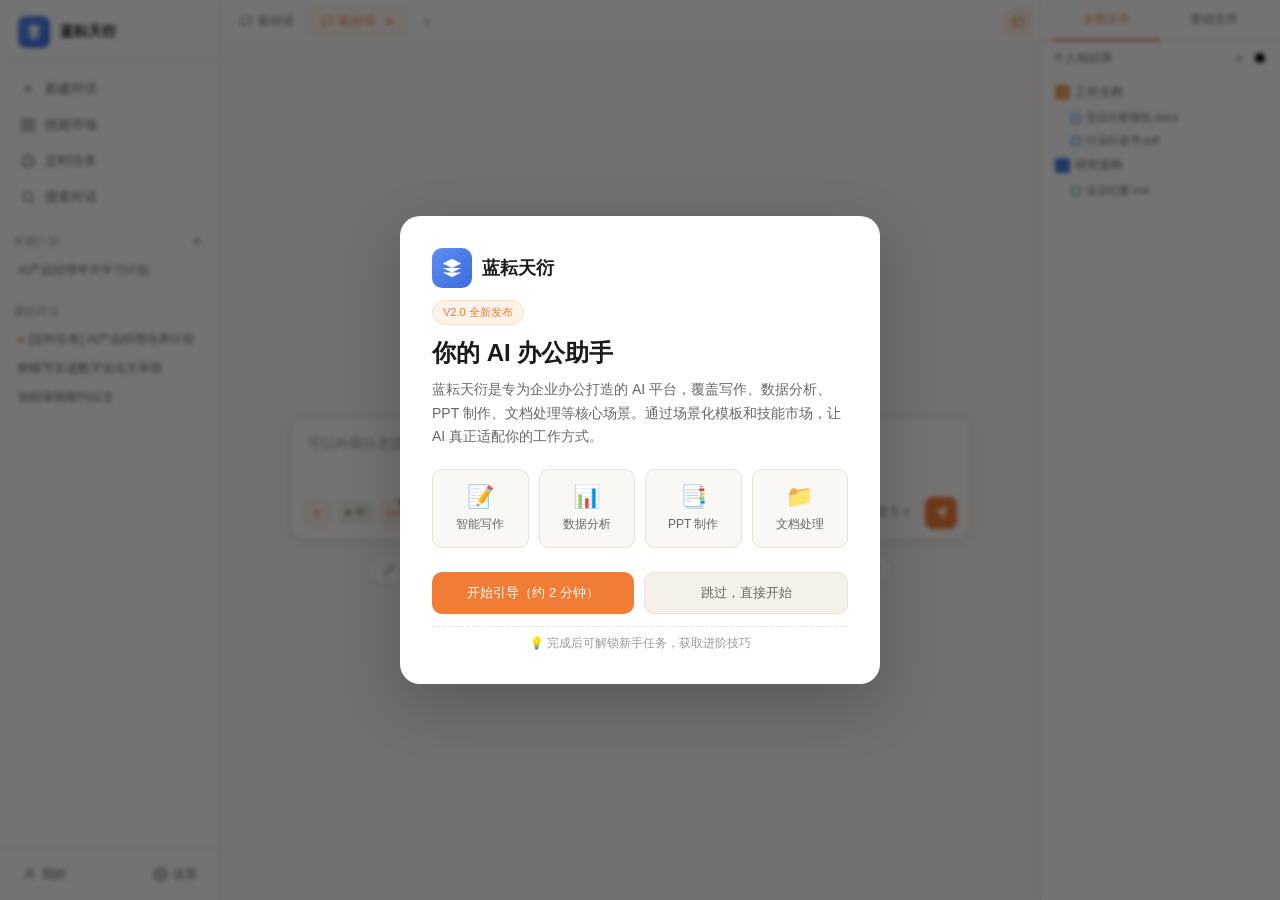
<file: prototypes/tianyan-onboarding.html>
<!DOCTYPE html>
<html lang="zh-CN">
<head>
<meta charset="UTF-8">
<meta name="viewport" content="width=device-width, initial-scale=1.0">
<title>蓝耘天衍 · 新手引导演示</title>
<link rel="stylesheet" href="../cursor.css?v=safari-touch-2"><script src="../cursor.js?v=safari-touch-2" defer></script>
<!-- 离线字体：使用系统内置中文字体 -->
<style>
/* 系统字体栈，确保离线状态下正常显示 */
@font-face {
  font-family: 'Noto Sans SC';
  font-style: normal;
  font-weight: 300;
  src: local('Microsoft YaHei'), local('PingFang SC'), local('SimHei');
}
@font-face {
  font-family: 'Noto Sans SC';
  font-style: normal;
  font-weight: 400;
  src: local('Microsoft YaHei'), local('PingFang SC'), local('SimHei');
}
@font-face {
  font-family: 'Noto Sans SC';
  font-style: normal;
  font-weight: 500;
  src: local('Microsoft YaHei'), local('PingFang SC'), local('SimHei');
}
@font-face {
  font-family: 'Noto Sans SC';
  font-style: normal;
  font-weight: 700;
  src: local('Microsoft YaHei'), local('PingFang SC'), local('SimHei');
}
</style>
<style>
*{box-sizing:border-box;margin:0;padding:0}
:root{
  --bg:#f5f0e8;--sidebar-bg:#ffffff;--sidebar-w:220px;--content-bg:#faf8f4;--right-bg:#ffffff;
  --border:#e8e2d8;--text-primary:#1a1a1a;--text-secondary:#666;--text-hint:#999;
  --orange:#f07c35;--orange-light:#fef3ea;--orange-mid:#f9a262;--blue:#4a7cdc;--accent:#e8a020;
  --tab-active:#ff8c38;--green:#2db87a;--purple:#7c6fcd;--radius:10px;--shadow:0 2px 12px rgba(0,0,0,0.08);
}
body{font-family:'Noto Sans SC',sans-serif;background:var(--bg);height:100vh;overflow:hidden;position:relative}
.app{display:flex;height:100vh;position:relative}

/* Sidebar */
.sidebar{width:var(--sidebar-w);background:var(--sidebar-bg);border-right:1px solid var(--border);display:flex;flex-direction:column;flex-shrink:0;z-index:1}
.sidebar-logo{padding:16px 18px 12px;display:flex;align-items:center;gap:10px;border-bottom:1px solid var(--border)}
.sidebar-logo .logo-icon{width:32px;height:32px;border-radius:8px;background:linear-gradient(135deg,#5b8ef0,#3d6be0);display:flex;align-items:center;justify-content:center}
.sidebar-logo .logo-icon svg{width:18px;height:18px;fill:white}
.sidebar-logo .logo-text{font-size:14px;font-weight:700;color:var(--text-primary)}
.sidebar-nav{padding:10px 10px 0}
.nav-item{display:flex;align-items:center;gap:9px;padding:9px 10px;border-radius:8px;cursor:pointer;font-size:13px;color:var(--text-secondary);transition:background 0.15s}
.nav-item:hover{background:#f5f0e8}
.nav-item.active{background:var(--orange-light);color:var(--orange);border:1px solid #fde0c0}
.nav-item svg{width:16px;height:16px;stroke:currentColor;fill:none;flex-shrink:0}
.sidebar-section{padding:14px 14px 6px;font-size:11px;color:var(--text-hint);display:flex;align-items:center;justify-content:space-between;margin-top:4px}
.sidebar-section span{letter-spacing:0.02em}
.sidebar-section .plus{width:16px;height:16px;cursor:pointer;color:var(--text-hint)}
.plan-item{padding:7px 14px;font-size:12px;color:var(--text-secondary);cursor:pointer;border-radius:6px;margin:0 4px}
.plan-item:hover{background:#f5f0e8}
.history-item{padding:6px 14px;font-size:12px;color:var(--text-secondary);cursor:pointer;white-space:nowrap;overflow:hidden;text-overflow:ellipsis;border-radius:6px;margin:0 4px}
.history-item:hover{background:#f5f0e8}
.history-item.timed::before{content:'';display:inline-block;width:6px;height:6px;border-radius:50%;background:#f9a262;margin-right:5px;flex-shrink:0}
.sidebar-bottom{margin-top:auto;padding:12px 14px;display:flex;align-items:center;justify-content:space-between;border-top:1px solid var(--border)}
.sidebar-bottom-btn{display:flex;align-items:center;gap:5px;font-size:12px;color:var(--text-secondary);cursor:pointer;padding:5px 8px;border-radius:6px}
.sidebar-bottom-btn:hover{background:#f5f0e8}
.sidebar-bottom-btn svg{width:15px;height:15px;stroke:currentColor;fill:none}

/* Main */
.main{flex:1;display:flex;flex-direction:column;overflow:hidden;background:var(--content-bg)}
.tabs{height:44px;background:var(--sidebar-bg);border-bottom:1px solid var(--border);display:flex;align-items:center;padding:0 8px;gap:2px;overflow:hidden}
.tab{display:flex;align-items:center;gap:5px;padding:5px 12px;border-radius:7px;font-size:12px;color:var(--text-secondary);cursor:pointer;white-space:nowrap;transition:background 0.12s;flex-shrink:0}
.tab:hover{background:#f5f0e8}
.tab.active{background:#fff8f0;color:var(--orange);border:1px solid #fde8d0}
.tab svg{width:13px;height:13px;stroke:currentColor;fill:none}
.tab .close{width:14px;height:14px;border-radius:3px;display:flex;align-items:center;justify-content:center;margin-left:2px}
.tab .close:hover{background:#fee0c8}
.tab-add{width:28px;height:28px;border-radius:6px;display:flex;align-items:center;justify-content:center;cursor:pointer;color:var(--text-hint);margin-left:2px}
.tab-add:hover{background:#f5f0e8}
.tab-right{margin-left:auto;display:flex;align-items:center;gap:6px}
.tab-icon-btn{width:28px;height:28px;border-radius:6px;background:var(--orange-light);display:flex;align-items:center;justify-content:center;cursor:pointer;border:1px solid #fde0c0}

.chat-area{flex:1;display:flex;flex-direction:column;align-items:center;justify-content:center;padding:20px;position:relative}
.greeting{font-size:22px;font-weight:700;color:var(--text-primary);margin-bottom:28px;letter-spacing:-0.02em}

.input-wrap{width:100%;max-width:680px;background:white;border-radius:14px;border:1px solid var(--border);box-shadow:var(--shadow);overflow:hidden}
.input-top{padding:14px 16px 8px}
.input-top textarea{width:100%;border:none;outline:none;font-size:14px;color:var(--text-primary);resize:none;font-family:inherit;background:transparent;min-height:36px;line-height:1.6}
.input-top textarea::placeholder{color:var(--text-hint)}
.input-bottom{padding:8px 12px 10px;display:flex;align-items:center;justify-content:space-between}
.input-tools{display:flex;align-items:center;gap:6px}
.input-tool{width:28px;height:28px;border-radius:7px;background:var(--orange-light);display:flex;align-items:center;justify-content:center;cursor:pointer;border:1px solid #fde0c0}
.input-tool svg{width:14px;height:14px}
.input-tool-text{font-size:11px;color:var(--text-secondary);padding:4px 8px;border-radius:7px;background:#f5f0e8;cursor:pointer}
.input-model{font-size:12px;color:var(--text-secondary);display:flex;align-items:center;gap:4px;cursor:pointer;padding:4px 8px;border-radius:7px}
.input-model:hover{background:#f5f0e8}
.input-send{width:32px;height:32px;border-radius:8px;background:var(--orange);display:flex;align-items:center;justify-content:center;cursor:pointer}
.input-send svg{width:15px;height:15px;fill:white}
.model-dot{width:14px;height:14px;border-radius:50%;background:linear-gradient(135deg,#f9a262,#e8802a)}

.quick-btns{display:flex;gap:8px;margin-top:14px;flex-wrap:wrap;justify-content:center}
.quick-btn{display:flex;align-items:center;gap:5px;padding:6px 14px;border-radius:20px;background:white;border:1px solid var(--border);font-size:12px;color:var(--text-secondary);cursor:pointer;transition:all 0.12s}
.quick-btn:hover{border-color:var(--orange);color:var(--orange);background:var(--orange-light)}
.quick-btn.active{background:var(--orange);color:white;border-color:var(--orange)}
.quick-btn svg{width:13px;height:13px;stroke:currentColor;fill:none}

/* Right panel */
.right-panel{width:240px;background:var(--right-bg);border-left:1px solid var(--border);display:flex;flex-direction:column;flex-shrink:0}
.right-tabs{display:flex;border-bottom:1px solid var(--border);padding:0 12px}
.right-tab{flex:1;padding:11px 0;font-size:12px;text-align:center;cursor:pointer;color:var(--text-secondary);border-bottom:2px solid transparent;transition:all 0.12s}
.right-tab.active{color:var(--orange);border-bottom-color:var(--orange);font-weight:500}
.right-panel-tools{padding:8px 12px;display:flex;align-items:center;justify-content:space-between}
.right-panel-tools span{font-size:12px;color:var(--text-secondary)}
.right-panel-tools .icons{display:flex;gap:6px}
.right-panel-tools .icons svg{width:15px;height:15px;stroke:var(--text-hint);cursor:pointer}
.file-tree{padding:4px 8px;overflow-y:auto;flex:1}
.folder{display:flex;align-items:center;gap:5px;padding:5px 6px;cursor:pointer;border-radius:6px;font-size:12px;color:var(--text-secondary)}
.folder:hover{background:#f5f0e8}
.folder-icon{width:15px;height:15px;background:#f9a262;border-radius:3px;flex-shrink:0}
.folder-icon.blue{background:#4a7cdc}
.file-item{display:flex;align-items:center;gap:5px;padding:4px 6px 4px 22px;cursor:pointer;border-radius:6px;font-size:11px;color:var(--text-secondary)}
.file-item:hover{background:#f5f0e8}
.file-dot{width:10px;height:10px;background:#e8f0fe;border:1px solid #4a7cdc;border-radius:2px;flex-shrink:0}
.file-dot.md{background:#e8f8f0;border-color:#2db87a}

/* Overlay System */
.overlay{position:fixed;inset:0;z-index:100;display:none}
.overlay.active{display:flex}

/* Mask - 遮罩层用于Phase 0/2/3/4，不用于Phase 1聚光灯 */
.mask{position:absolute;inset:0;background:rgba(0,0,0,0.55);backdrop-filter:blur(2px);-webkit-backdrop-filter:blur(2px);z-index:100;pointer-events:auto}

/* 聚光灯专用遮罩 - Phase 1不使用普通mask */
#p1.active ~ .mask,
#p1 .mask{
  background:transparent;
  backdrop-filter:none;
  -webkit-backdrop-filter:none;
}

/* 聚光灯遮罩层 - 在spotlight外部创建暗化效果 */
.spotlight-mask{
  position:absolute;
  inset:0;
  background:rgba(0,0,0,0.6);
  z-index:101;
  pointer-events:auto;
}

/* 聚光灯样式 - 聚焦区域完全清晰，外部暗化 */
.spotlight{
  position:absolute;
  border-radius:12px;
  z-index:102;
  pointer-events:none;
  transition:all 0.35s cubic-bezier(0.4,0,0.2,1);
  /* 透明中心 + 外部暗化效果 */
  box-shadow:
    inset 0 0 0 2px rgba(255,255,255,0.9),
    0 0 0 4px rgba(240,124,53,0.3),
    0 0 0 9999px rgba(0,0,0,0.65);
  background:transparent;
}
.spotlight::before{
  content:'';
  position:absolute;
  inset:-4px;
  border-radius:16px;
  background:linear-gradient(135deg,rgba(255,255,255,0.4),rgba(255,255,255,0.1));
  pointer-events:none;
}

/* 聚光灯内的目标元素 - 强制保持清晰 */
.spotlight ~ #tooltipCard,
.spotlight ~ #numLabel{
  z-index:103;
}

/* 聚光灯区域内元素保持清晰 */
#p1.active .spotlight + .tooltip-card{
  z-index:103;
}

/* 确保聚光灯内的UI元素不被任何滤镜影响 */
#p1.active #sidebar .nav-item.active,
#p1.active #inputToolUpload,
#p1.active #quickBtns,
#p1.active #modelSelector,
#p1.active #tab-all,
#p1.active #tab-changed,
#p1.active [id^="nav-"]{
  position:relative;
  z-index:105 !important;
}

/* Tooltip卡片始终在最上层 */
.tooltip-card{z-index:110 !important}

/* Step indicator - 确保在最上层 */
.step-indicator{position:fixed;bottom:28px;left:50%;transform:translateX(-50%);z-index:250;display:flex;align-items:center;gap:8px;background:white;border-radius:99px;padding:8px 16px;box-shadow:0 4px 20px rgba(0,0,0,0.15)}
.dot{width:8px;height:8px;border-radius:50%;background:#e0dbd0;transition:all 0.2s}
.dot.active{width:24px;border-radius:4px;background:var(--orange)}
.dot.done{background:var(--orange);opacity:0.4}

/* ===== PHASE 0: Welcome ===== */
#p0{align-items:center;justify-content:center}
.welcome-card{position:relative;z-index:110;background:white;border-radius:20px;width:480px;padding:32px;box-shadow:0 20px 60px rgba(0,0,0,0.2);animation:popIn 0.3s cubic-bezier(0.34,1.56,0.64,1)}
@keyframes popIn{from{opacity:0;transform:scale(0.92)}to{opacity:1;transform:scale(1)}}
.welcome-logo{display:flex;align-items:center;gap:10px;margin-bottom:12px}
.welcome-logo .wl-icon{width:40px;height:40px;border-radius:10px;background:linear-gradient(135deg,#5b8ef0,#3d6be0);display:flex;align-items:center;justify-content:center}
.welcome-logo .wl-icon svg{width:22px;height:22px;fill:white}
.welcome-logo .wl-name{font-size:18px;font-weight:700;color:var(--text-primary)}
.welcome-badge{display:inline-block;font-size:11px;font-weight:500;background:var(--orange-light);color:var(--orange);padding:4px 10px;border-radius:99px;border:1px solid #fde0c0;margin-bottom:12px}
.welcome-title{font-size:24px;font-weight:700;color:var(--text-primary);margin-bottom:10px;line-height:1.3}
.welcome-sub{font-size:14px;color:var(--text-secondary);line-height:1.7;margin-bottom:20px}
.welcome-features{display:grid;grid-template-columns:repeat(4,1fr);gap:10px;margin-bottom:24px}
.wf-item{display:flex;flex-direction:column;align-items:center;gap:6px;padding:14px 10px;background:#faf8f4;border-radius:10px;border:1px solid var(--border)}
.wf-icon{font-size:22px}
.wf-text{font-size:12px;color:var(--text-secondary)}
.welcome-btns{display:flex;gap:10px;margin-bottom:12px}
.welcome-hint{font-size:12px;color:var(--text-hint);text-align:center;padding-top:8px;border-top:1px dashed var(--border)}
.btn-primary{flex:1;padding:11px;border-radius:10px;background:var(--orange);color:white;border:none;font-size:13px;font-weight:500;cursor:pointer;font-family:inherit;transition:background 0.15s}
.btn-primary:hover{background:#e06a20}
.btn-secondary{flex:1;padding:11px;border-radius:10px;background:#f5f0e8;color:var(--text-secondary);border:1px solid var(--border);font-size:13px;cursor:pointer;font-family:inherit}
.btn-secondary:hover{background:#ede8de}

/* ===== PHASE 1: Spotlight tooltips ===== */
#p1{pointer-events:none}
#p1.active{pointer-events:auto}

/* 聚光灯样式 - 聚焦区域清晰，外部虚化变暗 */
.spotlight{position:absolute;border-radius:12px;z-index:105;pointer-events:none;transition:all 0.35s cubic-bezier(0.4,0,0.2,1);box-shadow:0 0 0 9999px rgba(0,0,0,0.65);background:transparent;backdrop-filter:none;border:2px solid rgba(255,255,255,0.8)}
.spotlight::before{content:'';position:absolute;inset:-4px;border-radius:16px;background:linear-gradient(135deg,rgba(255,255,255,0.3),rgba(255,255,255,0.1));pointer-events:none}

.tooltip-card{position:absolute;z-index:115;background:white;border-radius:14px;width:300px;padding:18px;box-shadow:0 8px 30px rgba(0,0,0,0.18);pointer-events:auto;animation:slideIn 0.25s ease}
@keyframes slideIn{from{opacity:0;transform:translateY(8px)}to{opacity:1;transform:translateY(0)}}

/* 模块进度条 */
.tooltip-module-progress{display:flex;gap:4px;margin-bottom:14px}
.tooltip-module-progress .tmp-dot{width:20px;height:4px;border-radius:2px;background:#e0dbd0}
.tooltip-module-progress .tmp-dot.active{background:var(--orange)}
.tooltip-module-progress .tmp-dot.done{background:var(--orange);opacity:0.4}

/* 组标签 */
.tooltip-group-label{font-size:10px;font-weight:600;text-transform:uppercase;letter-spacing:0.05em;margin-bottom:8px;padding:2px 8px;border-radius:4px;display:inline-block}
.tooltip-group-label.toolbox{background:var(--orange-light);color:var(--orange)}
.tooltip-group-label.workspace{background:#e8f0fe;color:var(--blue)}
.tooltip-group-label.doclib{background:#e8f8f0;color:var(--green)}

/* Tooltip图标 */
.tooltip-icon{width:36px;height:36px;border-radius:10px;display:flex;align-items:center;justify-content:center;margin-right:8px;flex-shrink:0}
.tooltip-icon.toolbox{background:var(--orange-light);color:var(--orange)}
.tooltip-icon.workspace{background:#e8f0fe;color:var(--blue)}
.tooltip-icon.doclib{background:#e8f8f0;color:var(--green)}
.tooltip-icon svg{width:20px;height:20px;stroke:currentColor;fill:none}

.tooltip-header{display:flex;align-items:center;gap:8px;margin-bottom:12px}
.tooltip-title{font-size:15px;font-weight:700;color:var(--text-primary)}
.tooltip-step{font-size:11px;font-weight:500;background:var(--orange-light);color:var(--orange);padding:2px 8px;border-radius:99px;border:1px solid #fde0c0}
.tooltip-item-desc{font-size:12px;color:var(--text-secondary);line-height:1.6}
.tooltip-btns{display:flex;align-items:center;justify-content:space-between;margin-top:16px}
.t-btn-next{padding:8px 20px;border-radius:8px;background:var(--orange);color:white;border:none;font-size:12px;cursor:pointer;font-family:inherit;font-weight:500}
.t-btn-next:hover{background:#e06a20}
.t-btn-skip{font-size:11px;color:var(--text-hint);cursor:pointer;text-decoration:underline}

/* Numbered labels - 确保数字居中 */
.num-label{position:absolute;z-index:108;width:28px;height:28px;border-radius:50%;background:var(--orange);color:white;font-size:13px;font-weight:700;display:flex;align-items:center;justify-content:center;border:3px solid white;box-shadow:0 2px 8px rgba(0,0,0,0.2);pointer-events:none;animation:pulse 1.5s infinite;line-height:1}
@keyframes pulse{0%{box-shadow:0 0 0 0 rgba(240,124,53,0.6)}70%{box-shadow:0 0 0 10px rgba(240,124,53,0)}100%{box-shadow:0 0 0 0 rgba(240,124,53,0)}}

/* ===== PHASE 2: Scene selector ===== */
#p2{align-items:center;justify-content:center}
.scene-card{position:relative;z-index:110;background:white;border-radius:20px;width:560px;padding:28px;box-shadow:0 20px 60px rgba(0,0,0,0.2);animation:popIn 0.3s cubic-bezier(0.34,1.56,0.64,1)}
.scene-card h2{font-size:20px;font-weight:700;color:var(--text-primary);margin-bottom:6px}
.scene-card .sc-sub{font-size:13px;color:var(--text-secondary);line-height:1.6;margin-bottom:18px}
.scene-grid{display:grid;grid-template-columns:repeat(3,1fr);gap:9px;margin-bottom:18px}
.scene-item{border:1.5px solid var(--border);border-radius:11px;padding:12px;cursor:pointer;transition:all 0.15s;background:white}
.scene-item:hover{border-color:var(--orange);background:var(--orange-light)}
.scene-item.selected{border-color:var(--orange);background:var(--orange-light);box-shadow:0 0 0 3px rgba(240,124,53,0.12)}
.scene-item.dashed{border-style:dashed;opacity:0.55;cursor:default}
.scene-item.dashed:hover{border-color:var(--border);background:white}
.si-icon{font-size:18px;margin-bottom:5px}
.si-name{font-size:12px;font-weight:600;color:var(--text-primary);margin-bottom:3px}
.si-desc{font-size:11px;color:var(--text-secondary);line-height:1.4}
.scene-tags{display:flex;flex-wrap:wrap;gap:4px;margin-top:8px}
.scene-tag{font-size:9px;color:var(--orange);background:var(--orange-light);padding:2px 6px;border-radius:4px;border:1px solid #fde0c0}
.scene-footer{display:flex;align-items:center;justify-content:space-between}
.scene-skip{font-size:12px;color:var(--text-hint);cursor:pointer;text-decoration:underline}
.scene-confirm{padding:10px 28px;border-radius:10px;background:var(--orange);color:white;border:none;font-size:13px;font-weight:500;cursor:pointer;font-family:inherit}
.scene-confirm:disabled{background:#e0dbd0;cursor:not-allowed}
.scene-confirm:not(:disabled):hover{background:#e06a20}

/* Scene changed toast */
.scene-toast{position:fixed;top:60px;left:50%;transform:translateX(-50%);z-index:300;background:white;border-radius:10px;padding:10px 18px;box-shadow:0 4px 20px rgba(0,0,0,0.15);border:1px solid var(--border);font-size:13px;color:var(--text-primary);animation:toastIn 0.25s ease;display:none}
@keyframes toastIn{from{opacity:0;transform:translateX(-50%) translateY(-8px)}to{opacity:1;transform:translateX(-50%) translateY(0)}}
.scene-toast .t-check{width:18px;height:18px;border-radius:50%;background:var(--green);display:flex;align-items:center;justify-content:center;margin-right:6px;display:inline-flex;vertical-align:middle}
.scene-toast .t-check svg{width:10px;height:10px;stroke:white;fill:none}

/* ===== PHASE 3: Main Usage Guide ===== */
#p3{align-items:center;justify-content:center}
.usage-guide-card{position:relative;z-index:110;background:white;border-radius:20px;width:480px;padding:28px;box-shadow:0 20px 60px rgba(0,0,0,0.2);animation:popIn 0.3s cubic-bezier(0.34,1.56,0.64,1)}
.usage-guide-card h3{font-size:18px;font-weight:700;color:var(--text-primary);margin-bottom:10px;display:flex;align-items:center;gap:10px}
.usage-guide-card h3 svg{width:24px;height:24px;stroke:var(--orange);fill:none}
.usage-guide-card .ugc-desc{font-size:13px;color:var(--text-secondary);line-height:1.7;margin-bottom:20px}
.usage-preview{background:#faf8f4;border-radius:12px;padding:16px;margin-bottom:20px;border:1px solid var(--border)}
.usage-preview .ug-item{display:flex;align-items:center;gap:10px;padding:10px 0;border-bottom:1px dashed var(--border)}
.usage-preview .ug-item:last-child{border-bottom:none}
.usage-preview .ug-icon{width:36px;height:36px;border-radius:8px;background:white;border:1px solid var(--border);display:flex;align-items:center;justify-content:center}
.usage-preview .ug-icon svg{width:18px;height:18px;stroke:var(--orange)}
.usage-preview .ug-text{flex:1}
.usage-preview .ug-text .ug-title{font-size:13px;font-weight:600;color:var(--text-primary);margin-bottom:2px}
.usage-preview .ug-text .ug-sub{font-size:11px;color:var(--text-secondary)}
.usage-btns{display:flex;gap:10px}
.usage-btns button{flex:1;padding:11px;border-radius:10px;font-size:13px;font-weight:500;cursor:pointer;font-family:inherit}
.usage-btns .btn-primary{background:var(--orange);color:white;border:none}
.usage-btns .btn-primary:hover{background:#e06a20}
.usage-btns .btn-secondary{background:#f5f0e8;color:var(--text-secondary);border:1px solid var(--border)}

/* ===== PHASE 4: Task Guide ===== */
#p4{align-items:center;justify-content:center}
.task-guide-card{position:relative;z-index:110;background:white;border-radius:20px;width:420px;padding:28px;box-shadow:0 20px 60px rgba(0,0,0,0.2);animation:popIn 0.3s cubic-bezier(0.34,1.56,0.64,1)}
.task-guide-card h3{font-size:18px;font-weight:700;color:var(--text-primary);margin-bottom:10px;display:flex;align-items:center;gap:10px}
.task-guide-card h3 svg{width:24px;height:24px;stroke:var(--orange);fill:none}
.task-guide-card .tgc-desc{font-size:13px;color:var(--text-secondary);line-height:1.7;margin-bottom:20px}
.task-guide-preview{background:#faf8f4;border-radius:12px;padding:16px;margin-bottom:20px;border:1px solid var(--border)}
.task-guide-preview .preview-header{display:flex;align-items:center;gap:8px;margin-bottom:12px;padding-bottom:10px;border-bottom:1px dashed var(--border)}
.task-guide-preview .preview-header svg{width:18px;height:18px;stroke:var(--orange)}
.task-guide-preview .preview-header span{font-size:12px;font-weight:600;color:var(--text-primary)}
.task-guide-preview .preview-item{display:flex;align-items:center;gap:8px;padding:8px 0;font-size:12px;color:var(--text-secondary)}
.task-guide-preview .preview-item svg{width:14px;height:14px;stroke:var(--green)}
.task-guide-preview .preview-item.done{color:var(--text-hint);text-decoration:line-through}
.task-guide-btns{display:flex;gap:10px}
.task-guide-btns button{flex:1;padding:11px;border-radius:10px;font-size:13px;font-weight:500;cursor:pointer;font-family:inherit}
.task-guide-btns .btn-primary{background:var(--orange);color:white;border:none}
.task-guide-btns .btn-primary:hover{background:#e06a20}
.task-guide-btns .btn-secondary{background:#f5f0e8;color:var(--text-secondary);border:1px solid var(--border)}

/* ===== 场景切换提示（完成对话后显示） ===== */
.scene-switch-hint{position:fixed;top:60px;right:24px;z-index:300;background:white;border-radius:12px;padding:16px 20px;box-shadow:0 8px 32px rgba(0,0,0,0.2);border:1px solid var(--border);width:320px;animation:slideInRight 0.4s cubic-bezier(0.34,1.56,0.64,1);display:none}
.scene-switch-hint h4{font-size:14px;font-weight:700;color:var(--text-primary);margin-bottom:8px;display:flex;align-items:center;gap:8px}
.scene-switch-hint h4 svg{width:18px;height:18px;stroke:var(--orange)}
.scene-switch-hint p{font-size:12px;color:var(--text-secondary);line-height:1.5;margin-bottom:12px}
.scene-switch-hint .hint-btns{display:flex;gap:8px}
.scene-switch-hint .hint-btn{flex:1;padding:8px 12px;border-radius:8px;font-size:12px;font-weight:500;cursor:pointer;font-family:inherit;border:none}
.scene-switch-hint .hint-btn.primary{background:var(--orange);color:white}
.scene-switch-hint .hint-btn.secondary{background:#f5f0e8;color:var(--text-secondary);border:1px solid var(--border)}

/* Achievement toast */
.achievement{position:fixed;top:60px;right:24px;z-index:300;background:white;border-radius:12px;padding:14px 18px;box-shadow:0 4px 24px rgba(0,0,0,0.15);border:1px solid var(--border);width:280px;animation:slideInRight 0.3s cubic-bezier(0.34,1.56,0.64,1);display:none}
@keyframes slideInRight{from{opacity:0;transform:translateX(20px)}to{opacity:1;transform:translateX(0)}}
.ach-title{font-size:13px;font-weight:600;color:var(--text-primary);margin-bottom:4px;display:flex;align-items:center;gap:6px}
.ach-sub{font-size:12px;color:var(--text-secondary);line-height:1.5;margin-bottom:10px}
.ach-link{display:flex;align-items:center;justify-content:space-between;background:#faf8f4;border-radius:7px;padding:7px 10px;cursor:pointer;border:1px solid var(--border)}
.ach-link:hover{border-color:var(--orange);background:var(--orange-light)}
.ach-link span{font-size:12px;color:var(--text-primary)}
.ach-link svg{width:13px;height:13px;stroke:var(--text-secondary)}

/* Tips ball - 调整层级 */
.tips-btn{position:fixed;bottom:28px;right:24px;z-index:90;width:44px;height:44px;border-radius:50%;background:var(--orange);display:none;align-items:center;justify-content:center;cursor:pointer;box-shadow:0 4px 16px rgba(240,124,53,0.4);transition:transform 0.2s}
.tips-btn:hover{transform:scale(1.08)}
.tips-btn svg{width:20px;height:20px;fill:none;stroke:white}
.tips-panel{position:fixed;bottom:82px;right:24px;z-index:95;width:340px;background:white;border-radius:16px;border:1px solid var(--border);box-shadow:0 8px 32px rgba(0,0,0,0.15);display:none;animation:popIn 0.25s ease;overflow:hidden}
.tips-head{padding:16px 18px 12px;border-bottom:1px solid var(--border)}
.tips-head h3{font-size:14px;font-weight:700;color:var(--text-primary);margin-bottom:2px}
.tips-head p{font-size:12px;color:var(--text-secondary)}
.tips-cats{display:flex;gap:6px;padding:10px 14px;border-bottom:1px solid var(--border);overflow-x:auto}
.cat-tab{padding:4px 12px;border-radius:99px;font-size:11px;cursor:pointer;white-space:nowrap;border:1px solid var(--border);color:var(--text-secondary);transition:all 0.12s;flex-shrink:0}
.cat-tab.active{background:var(--orange-light);border-color:#fde0c0;color:var(--orange)}
.tips-content{padding:12px 14px;max-height:340px;overflow-y:auto}
.tip-item{margin-bottom:14px;padding-bottom:14px;border-bottom:1px solid var(--border)}
.tip-item:last-child{margin-bottom:0;padding-bottom:0;border-bottom:none}
.tip-q{font-size:12px;font-weight:600;color:var(--text-primary);margin-bottom:4px;display:flex;align-items:flex-start;gap:6px}
.tip-q .tq-num{width:16px;height:16px;border-radius:50%;background:var(--orange-light);border:1px solid #fde0c0;color:var(--orange);font-size:10px;font-weight:700;display:flex;align-items:center;justify-content:center;flex-shrink:0;margin-top:1px}
.tip-a{font-size:11px;color:var(--text-secondary);line-height:1.6;padding-left:22px}
.tip-example{background:#faf8f4;border-radius:7px;padding:7px 10px;margin-top:6px;font-size:11px;color:var(--text-secondary);line-height:1.5;border:1px solid var(--border)}
.tip-example .ex-label{font-size:10px;color:var(--orange);font-weight:500;margin-bottom:2px}
.tips-footer{padding:10px 14px;border-top:1px solid var(--border);display:flex;justify-content:flex-end}
.tips-close{font-size:12px;color:var(--text-hint);cursor:pointer;padding:5px 12px;border-radius:7px;border:1px solid var(--border)}
.tips-close:hover{background:#f5f0e8}

/* Task Hint - 调整位置避免遮挡 */
.task-hint{position:fixed;left:240px;bottom:120px;z-index:90;background:white;border-radius:12px;padding:14px 18px;box-shadow:0 8px 30px rgba(0,0,0,0.15);border:1px solid var(--border);width:260px;animation:slideUp 0.4s cubic-bezier(0.34,1.56,0.64,1);display:none}
.task-hint::before{content:'';position:absolute;left:-8px;bottom:20px;width:0;height:0;border-top:8px solid transparent;border-bottom:8px solid transparent;border-right:8px solid white;filter:drop-shadow(-1px 0 0 var(--border))}
.task-hint-title{font-size:13px;font-weight:600;color:var(--text-primary);margin-bottom:6px;display:flex;align-items:center;gap:6px}
.task-hint-title svg{width:16px;height:16px;stroke:var(--orange);fill:none}
.task-hint-text{font-size:12px;color:var(--text-secondary);line-height:1.5;margin-bottom:10px}
.task-hint-btn{padding:8px 16px;border-radius:8px;background:var(--orange-light);color:var(--orange);border:1px solid #fde0c0;font-size:12px;font-weight:500;cursor:pointer;display:inline-block}
.task-hint-btn:hover{background:#fde0c0}
.task-hint-close{position:absolute;top:8px;right:8px;width:20px;height:20px;display:flex;align-items:center;justify-content:center;cursor:pointer;color:var(--text-hint);border-radius:4px}
.task-hint-close:hover{background:#f5f0e8}
.task-hint-close svg{width:14px;height:14px;stroke:currentColor}
.task-section{margin-top:4px}
.task-entry{display:flex;align-items:center;gap:7px;padding:5px 14px;font-size:12px;color:var(--text-secondary);cursor:pointer;border-radius:6px;margin:0 4px}
.task-entry.pulse{animation:entryPulse 2s ease}
@keyframes entryPulse{0%{box-shadow:0 0 0 0 rgba(240,124,53,0.4)}50%{box-shadow:0 0 0 8px rgba(240,124,53,0)}100%{box-shadow:0 0 0 0 rgba(240,124,53,0)}}
.task-progress{display:inline-flex;align-items:center;gap:3px;background:var(--orange-light);border:1px solid #fde0c0;color:var(--orange);font-size:10px;padding:1px 6px;border-radius:99px;margin-left:auto}
.task-panel{position:fixed;left:var(--sidebar-w);bottom:0;width:260px;background:white;border:1px solid var(--border);border-radius:12px 12px 0 0;box-shadow:0 -4px 20px rgba(0,0,0,0.1);z-index:85;display:none;animation:slideUp 0.25s ease}
@keyframes slideUp{from{transform:translateY(20px);opacity:0}to{transform:translateY(0);opacity:1}}
.task-panel-head{padding:14px 16px 10px;border-bottom:1px solid var(--border);display:flex;align-items:center;justify-content:space-between}
.task-panel-head h4{font-size:13px;font-weight:700;color:var(--text-primary)}
.task-panel-head .close{cursor:pointer;color:var(--text-hint)}
.task-panel-head .close svg{width:16px;height:16px;stroke:currentColor;fill:none}
.task-bar{height:3px;background:#f0ebe0;border-radius:99px;margin:0 16px 12px;overflow:hidden}
.task-bar-fill{height:100%;background:var(--orange);border-radius:99px;transition:width 0.4s}
.task-list-item{display:flex;align-items:center;gap:8px;padding:8px 16px;cursor:pointer}
.tli-check{width:16px;height:16px;border-radius:50%;border:1.5px solid var(--border);flex-shrink:0;display:flex;align-items:center;justify-content:center}
.tli-check.done{background:var(--green);border-color:var(--green)}
.tli-check.done svg{width:8px;height:8px;stroke:white;fill:none}
.tli-text{font-size:12px;color:var(--text-secondary)}
.tli-text.done{text-decoration:line-through;opacity:0.6}

/* Suggest card - 调整层级 */
.suggest-card{position:absolute;bottom:calc(100% + 10px);left:0;right:0;max-width:680px;margin:0 auto;background:white;border-radius:14px;border:1px solid var(--border);box-shadow:0 4px 20px rgba(0,0,0,0.1);padding:14px 16px;z-index:50;animation:slideIn 0.2s ease;display:none}
.suggest-title{font-size:12px;color:var(--text-secondary);margin-bottom:10px;display:flex;align-items:center;gap:5px}
.suggest-title svg{width:13px;height:13px;stroke:var(--orange);fill:none}
.suggest-items{display:flex;flex-direction:column;gap:6px}
.suggest-item{background:#faf8f4;border:1px solid var(--border);border-radius:8px;padding:9px 12px;font-size:12px;color:var(--text-primary);cursor:pointer;line-height:1.5;transition:all 0.12s}
.suggest-item:hover{border-color:var(--orange);background:var(--orange-light);color:var(--orange)}
.suggest-footer{font-size:11px;color:var(--text-hint);margin-top:8px}

.hidden{display:none!important}
</style>
</head>
<body>

<!-- ========== APP UI ========== -->
<div class="app" id="appShell">
  <!-- Sidebar -->
  <div class="sidebar" id="sidebar">
    <div class="sidebar-logo"><div class="logo-icon"><svg viewBox="0 0 24 24"><path d="M12 2L2 7l10 5 10-5-10-5zM2 17l10 5 10-5M2 12l10 5 10-5"/></svg></div><span class="logo-text">蓝耘天衍</span></div>
    <div class="sidebar-nav">
      <div class="nav-item" id="nav-new"><svg viewBox="0 0 24 24" stroke-width="1.8"><path d="M12 5v14M5 12h14"/></svg>新建对话</div>
      <div class="nav-item" id="nav-skill"><svg viewBox="0 0 24 24" stroke-width="1.8"><rect x="3" y="3" width="7" height="7" rx="1"/><rect x="14" y="3" width="7" height="7" rx="1"/><rect x="3" y="14" width="7" height="7" rx="1"/><rect x="14" y="14" width="7" height="7" rx="1"/></svg>技能市场</div>
      <div class="nav-item" id="nav-schedule"><svg viewBox="0 0 24 24" stroke-width="1.8"><circle cx="12" cy="12" r="9"/><path d="M12 7v5l3 3"/></svg>定时任务</div>
      <div class="nav-item" id="nav-search"><svg viewBox="0 0 24 24" stroke-width="1.8"><circle cx="11" cy="11" r="7"/><path d="M21 21l-4.35-4.35"/></svg>搜索对话</div>
    </div>
    <div class="sidebar-section"><span>长期计划</span><svg class="plus" viewBox="0 0 24 24" stroke="currentColor" fill="none" stroke-width="2"><path d="M12 5v14M5 12h14"/></svg></div>
    <div class="plan-item">AI产品经理半月学习计划</div>
    <div class="sidebar-section"><span>最近对话</span></div>
    <div class="history-item timed">[定时任务] AI产品经理培养计划</div>
    <div class="history-item">蚂蟆节非遗数字化论文审阅</div>
    <div class="history-item">协助审阅期刊论文</div>
    <div class="task-section hidden" id="taskEntry">
      <div class="sidebar-section"><span>新手任务</span></div>
      <div class="task-entry" onclick="toggleTaskPanel()">
        <svg width="14" height="14" viewBox="0 0 24 24" stroke="currentColor" fill="none" stroke-width="1.8"><path d="M9 11l3 3L22 4"/><path d="M21 12v7a2 2 0 01-2 2H5a2 2 0 01-2-2V5a2 2 0 012-2h11"/></svg>
        任务清单
        <span class="task-progress" id="taskProgress">2/5</span>
      </div>
    </div>
    <div class="sidebar-bottom">
      <div class="sidebar-bottom-btn"><svg viewBox="0 0 24 24" stroke-width="1.8"><circle cx="12" cy="8" r="4"/><path d="M4 20c0-4 3.6-7 8-7s8 3 8 7"/></svg>我的</div>
      <div class="sidebar-bottom-btn" id="settingsBtn"><svg viewBox="0 0 24 24" stroke-width="1.8"><path d="M12 15a3 3 0 100-6 3 3 0 000 6z"/><path d="M19.4 15a1.65 1.65 0 00.33 1.82l.06.06a2 2 0 010 2.83 2 2 0 01-2.83 0l-.06-.06a1.65 1.65 0 00-1.82-.33 1.65 1.65 0 00-1 1.51V21a2 2 0 01-2 2 2 2 0 01-2-2v-.09A1.65 1.65 0 009 19.4a1.65 1.65 0 00-1.82.33l-.06.06a2 2 0 01-2.83 0 2 2 0 010-2.83l.06-.06A1.65 1.65 0 004.68 15a1.65 1.65 0 00-1.51-1H3a2 2 0 01-2-2 2 2 0 012-2h.09A1.65 1.65 0 004.6 9a1.65 1.65 0 00-.33-1.82l-.06-.06a2 2 0 010-2.83 2 2 0 012.83 0l.06.06A1.65 1.65 0 009 4.68a1.65 1.65 0 001-1.51V3a2 2 0 012-2 2 2 0 012 2v.09A1.65 1.65 0 0016 4.68a1.65 1.65 0 001.82-.33l.06-.06a2 2 0 012.83 0 2 2 0 010 2.83l-.06.06A1.65 1.65 0 0019.4 9a1.65 1.65 0 001.51 1H21a2 2 0 012 2 2 2 0 01-2 2h-.09A1.65 1.65 0 0019.4 15z"/></svg>设置</div>
    </div>
  </div>

  <!-- Main -->
  <div class="main">
    <div class="tabs">
      <div class="tab"><svg viewBox="0 0 24 24" stroke-width="1.8"><path d="M21 15a2 2 0 01-2 2H7l-4 4V5a2 2 0 012-2h14a2 2 0 012 2z"/></svg>新对话</div>
      <div class="tab active"><svg viewBox="0 0 24 24" stroke-width="1.8"><path d="M21 15a2 2 0 01-2 2H7l-4 4V5a2 2 0 012-2h14a2 2 0 012 2z"/></svg>新对话<span class="close"><svg width="10" height="10" viewBox="0 0 24 24" stroke="currentColor" fill="none" stroke-width="2.5"><path d="M18 6L6 18M6 6l12 12"/></svg></span></div>
      <div class="tab-add"><svg width="14" height="14" viewBox="0 0 24 24" stroke="currentColor" fill="none" stroke-width="2"><path d="M12 5v14M5 12h14"/></svg></div>
      <div class="tab-right"><div class="tab-icon-btn"><svg width="14" height="14" viewBox="0 0 24 24" stroke="#f07c35" fill="none" stroke-width="2"><rect x="3" y="3" width="18" height="18" rx="2"/><path d="M3 9h18M9 21V9"/></svg></div></div>
    </div>
    <div class="chat-area" id="chatArea">
      <div class="greeting" id="greeting">早上好，开始我们的工作吧！</div>
      <div style="position:relative;width:100%;max-width:680px">
        <div class="suggest-card" id="suggestCard">
          <div class="suggest-title"><svg viewBox="0 0 24 24"><path d="M9 18h6M12 2a7 7 0 017 7c0 2.38-1.19 4.47-3 5.74V17a2 2 0 01-2 2H10a2 2 0 01-2-2v-2.26A7 7 0 0112 2z"/></svg>试试直接发这条消息，一键填入输入框</div>
          <div class="suggest-items" id="suggestItems"></div>
          <div class="suggest-footer">这个提示只在前 3 次对话显示，之后自动消失</div>
        </div>
        <div class="input-wrap" id="inputWrap">
          <div class="input-top"><textarea id="inputBox" placeholder="可以向我任意提问" rows="2"></textarea></div>
          <div class="input-bottom">
            <div class="input-tools">
              <div class="input-tool" id="inputToolUpload"><svg viewBox="0 0 24 24" stroke="#f07c35" fill="none" stroke-width="2"><path d="M12 5v14M5 12h14"/></svg></div>
              <div class="input-tool-text">● 中</div>
              <div class="input-tool" style="position:relative"><svg viewBox="0 0 24 24" stroke="#f07c35" fill="none" stroke-width="2"><circle cx="12" cy="12" r="3"/><path d="M19.07 4.93a10 10 0 010 14.14M4.93 4.93a10 10 0 000 14.14"/></svg><div style="position:absolute;top:-5px;right:-5px;width:14px;height:14px;background:var(--orange);border-radius:50%;font-size:9px;color:white;display:flex;align-items:center;justify-content:center;border:1.5px solid white">1</div></div>
              <div class="input-tool"><svg viewBox="0 0 24 24" stroke="#f07c35" fill="none" stroke-width="2"><polygon points="13 2 3 14 12 14 11 22 21 10 12 10 13 2"/></svg></div>
              <div class="input-tool-text">📁 lytyxue ∨</div>
            </div>
            <div style="display:flex;align-items:center;gap:6px">
              <div class="input-model" id="modelSelector"><div class="model-dot"></div>MiniMax M2.5 ∨</div>
              <div class="input-send" onclick="handleSend()"><svg viewBox="0 0 24 24"><path d="M22 2L11 13M22 2l-7 20-4-9-9-4 20-7z"/></svg></div>
            </div>
          </div>
        </div>
      </div>
      <div class="quick-btns" id="quickBtns">
        <div class="quick-btn" id="quick-create"><svg viewBox="0 0 24 24" stroke-width="1.8"><path d="M17 3a2.828 2.828 0 114 4L7.5 20.5 2 22l1.5-5.5L17 3z"/></svg>创建技能</div>
        <div class="quick-btn" id="quick-write"><svg viewBox="0 0 24 24" stroke-width="1.8"><path d="M12 20h9M16.5 3.5a2.121 2.121 0 013 3L7 19l-4 1 1-4L16.5 3.5z"/></svg>写作</div>
        <div class="quick-btn" id="quick-ppt"><svg viewBox="0 0 24 24" stroke-width="1.8"><rect x="2" y="3" width="20" height="14" rx="2"/><path d="M8 21h8M12 17v4"/></svg>PPT</div>
        <div class="quick-btn" id="quick-research"><svg viewBox="0 0 24 24" stroke-width="1.8"><circle cx="11" cy="11" r="7"/><path d="M21 21l-4.35-4.35"/></svg>调研报告</div>
        <div class="quick-btn" id="quick-code"><svg viewBox="0 0 24 24" stroke-width="1.8"><polyline points="16 18 22 12 16 6"/><polyline points="8 6 2 12 8 18"/></svg>编程</div>
        <div class="quick-btn" id="quick-excel"><svg viewBox="0 0 24 24" stroke-width="1.8"><path d="M14 2H6a2 2 0 00-2 2v16a2 2 0 002 2h12a2 2 0 002-2V8z"/><path d="M14 2v6h6"/><path d="M16 13H8M16 17H8M10 9H8"/></svg>Excel</div>
      </div>
    </div>
  </div>

  <!-- Right panel -->
  <div class="right-panel" id="rightPanel">
    <div class="right-tabs">
      <div class="right-tab active" id="tab-all">全部文件</div>
      <div class="right-tab" id="tab-changed">变动文件</div>
    </div>
    <div class="right-panel-tools"><span id="panelTitle">个人知识库</span><div class="icons"><svg viewBox="0 0 24 24" stroke-width="2"><path d="M12 5v14M5 12h14"/></svg><svg viewBox="0 0 24 24" stroke-width="2"><circle cx="11" cy="11" r="8"/><path d="M21 21l-4.35-4.35"/></svg></div></div>
    <div class="file-tree" id="fileTree">
      <div class="folder"><div class="folder-icon"></div>工作文档</div>
      <div class="file-item"><div class="file-dot docx"></div>竞品分析报告.docx</div>
      <div class="file-item"><div class="file-dot pdf"></div>行业白皮书.pdf</div>
      <div class="folder"><div class="folder-icon blue"></div>研究资料</div>
      <div class="file-item"><div class="file-dot md"></div>会议纪要.md</div>
    </div>
  </div>
</div>

<!-- ========== OVERLAYS ========== -->
<!-- Phase 0: Welcome -->
<div class="overlay" id="p0"><div class="mask"></div>
  <div class="welcome-card">
    <div class="welcome-logo"><div class="wl-icon"><svg viewBox="0 0 24 24"><path d="M12 2L2 7l10 5 10-5-10-5zM2 17l10 5 10-5M2 12l10 5 10-5"/></svg></div><span class="wl-name">蓝耘天衍</span></div>
    <div class="welcome-badge">V2.0 全新发布</div>
    <div class="welcome-title">你的 AI 办公助手</div>
    <div class="welcome-sub">蓝耘天衍是专为企业办公打造的 AI 平台，覆盖写作、数据分析、PPT 制作、文档处理等核心场景。通过场景化模板和技能市场，让 AI 真正适配你的工作方式。</div>
    <div class="welcome-features">
      <div class="wf-item"><span class="wf-icon">📝</span><span class="wf-text">智能写作</span></div>
      <div class="wf-item"><span class="wf-icon">📊</span><span class="wf-text">数据分析</span></div>
      <div class="wf-item"><span class="wf-icon">📑</span><span class="wf-text">PPT 制作</span></div>
      <div class="wf-item"><span class="wf-icon">📁</span><span class="wf-text">文档处理</span></div>
    </div>
    <div class="welcome-btns"><button class="btn-primary" onclick="startGuide()">开始引导（约 2 分钟）</button><button class="btn-secondary" onclick="skipAll()">跳过，直接开始</button></div>
    <div class="welcome-hint">💡 完成后可解锁新手任务，获取进阶技巧</div>
  </div>
</div>

<!-- Phase 1: Spotlight Guide -->
<div class="overlay" id="p1"><div class="mask"></div>
  <div class="spotlight" id="spotlight"></div>
  <div class="tooltip-card" id="tooltipCard"></div>
  <div class="num-label" id="numLabel" style="display:none">1</div>
</div>

<!-- Phase 2: Scene Selector -->
<div class="overlay" id="p2"><div class="mask"></div>
  <div class="scene-card">
    <h2>选择你的主场景</h2>
    <p class="sc-sub">不同场景下，AI 的提示词和回答风格会自动匹配你的工作。随时可以在「设置 → 场景模板」里切换。</p>
    <div class="scene-grid">
      <div class="scene-item" onclick="selectScene(this,'通用助手')"><div class="si-icon">🧩</div><div class="si-name">通用助手</div><div class="si-desc">日常写作、问答、综合办公。不确定选哪个？先从这里开始。</div><div class="scene-tags"><span class="scene-tag">写作</span><span class="scene-tag">PPT</span><span class="scene-tag">调研</span></div></div>
      <div class="scene-item" onclick="selectScene(this,'运营助手')"><div class="si-icon">📣</div><div class="si-name">运营助手</div><div class="si-desc">内容运营、社交媒体、市场推广。三分钟生成十个差异化选题。</div><div class="scene-tags"><span class="scene-tag">文案</span><span class="scene-tag">数据分析</span><span class="scene-tag">选题</span></div></div>
      <div class="scene-item" onclick="selectScene(this,'客服专员')"><div class="si-icon">🎧</div><div class="si-name">客服专员</div><div class="si-desc">智能客服场景，高效处理用户咨询与投诉，一键生成报表。</div><div class="scene-tags"><span class="scene-tag">客询回复</span><span class="scene-tag">知识库</span><span class="scene-tag">报表</span></div></div>
      <div class="scene-item" onclick="selectScene(this,'科研助理')"><div class="si-icon">🔬</div><div class="si-name">科研助理</div><div class="si-desc">文献调研、论文写作与数据分析。一个下午完成原本周末的工作。</div><div class="scene-tags"><span class="scene-tag">文献</span><span class="scene-tag">论文</span><span class="scene-tag">数据分析</span></div></div>
      <div class="scene-item" onclick="selectScene(this,'产研助手')"><div class="si-icon">🚀</div><div class="si-name">产研助手</div><div class="si-desc">产品全生命周期，从立项、调研、设计到开发测试上线。</div><div class="scene-tags"><span class="scene-tag">立项</span><span class="scene-tag">调研</span><span class="scene-tag">设计</span></div></div>
      <div class="scene-item dashed"><div class="si-icon">＋</div><div class="si-name">更多场景</div><div class="si-desc">前往「设置 → 场景模板」探索</div></div>
    </div>
    <div class="scene-footer"><span class="scene-skip" onclick="confirmScene(true)">还不确定？先用通用模式 →</span><button class="scene-confirm" id="sceneConfirm" onclick="confirmScene()" disabled>确认，进入天衍</button></div>
  </div>
</div>

<!-- Phase 3: Main Usage Guide -->
<div class="overlay" id="p3"><div class="mask"></div>
  <div class="usage-guide-card">
    <h3><svg viewBox="0 0 24 24" stroke-width="2"><path d="M21 15a2 2 0 01-2 2H7l-4 4V5a2 2 0 012-2h14a2 2 0 012 2z"/><path d="M12 7v5l3 3"/></svg>开始使用天衍</h3>
    <div class="ugc-desc">场景已设置完成！现在你可以：</div>
    <div class="usage-preview">
      <div class="ug-item">
        <div class="ug-icon"><svg viewBox="0 0 24 24" stroke-width="2"><path d="M21 15a2 2 0 01-2 2H7l-4 4V5a2 2 0 012-2h14a2 2 0 012 2z"/></svg></div>
        <div class="ug-text">
          <div class="ug-title">在输入框提问</div>
          <div class="ug-sub">直接输入问题或上传文件，AI 会根据你的场景自动调整回答风格</div>
        </div>
      </div>
      <div class="ug-item">
        <div class="ug-icon"><svg viewBox="0 0 24 24" stroke-width="2"><polyline points="9 11 12 14 22 4"/><path d="M21 12v7a2 2 0 01-2 2H5a2 2 0 01-2-2V5a2 2 0 012-2h11"/></svg></div>
        <div class="ug-text">
          <div class="ug-title">使用快捷指令</div>
          <div class="ug-sub">点击下方快捷按钮，一键进入专业模式</div>
        </div>
      </div>
      <div class="ug-item">
        <div class="ug-icon"><svg viewBox="0 0 24 24" stroke-width="2"><path d="M12 2L2 7l10 5 10-5-10-5zM2 17l10 5 10-5M2 12l10 5 10-5"/></svg></div>
        <div class="ug-text">
          <div class="ug-title">后续随时切换场景</div>
          <div class="ug-sub">完成一次对话后，我们会提示你如何切换场景模板</div>
        </div>
      </div>
    </div>
    <div class="usage-btns">
      <button class="btn-primary" onclick="finishUsageGuide()" style="background:var(--orange);color:white;border:none;width:100%">开始使用</button>
    </div>
  </div>
</div>

<!-- Phase 4: Task Guide -->
<div class="overlay" id="p4"><div class="mask"></div>
  <div class="task-guide-card">
    <h3><svg viewBox="0 0 24 24" stroke-width="2"><path d="M9 11l3 3L22 4"/><path d="M21 12v7a2 2 0 01-2 2H5a2 2 0 01-2-2V5a2 2 0 012-2h11"/></svg>解锁新手任务清单</h3>
    <div class="tgc-desc">左侧边栏新增了「新手任务」入口！按步骤完成任务，快速掌握天衍的进阶功能。</div>
    <div class="task-guide-preview">
      <div class="preview-header">
        <svg viewBox="0 0 24 24" stroke-width="2"><path d="M9 11l3 3L22 4"/><path d="M21 12v7a2 2 0 01-2 2H5a2 2 0 01-2-2V5a2 2 0 012-2h11"/></svg>
        <span>新手任务 · 2/5 已完成</span>
      </div>
      <div class="preview-item done"><svg viewBox="0 0 24 24" stroke-width="2"><polyline points="20 6 9 17 4 12"/></svg>完成第一次 AI 对话</div>
      <div class="preview-item done"><svg viewBox="0 0 24 24" stroke-width="2"><polyline points="20 6 9 17 4 12"/></svg>选择一个场景模板</div>
      <div class="preview-item">○ 上传一个文件并在对话里引用它</div>
      <div class="preview-item">○ 去技能市场添加一个技能</div>
      <div class="preview-item">○ 设置一个定时任务</div>
    </div>
    <div class="task-guide-btns">
      <button class="btn-secondary" onclick="skipTaskGuide()">跳过</button>
      <button class="btn-primary" onclick="finishTaskGuide()">开始使用</button>
    </div>
  </div>
</div>

<!-- Scene Toast -->
<div class="scene-toast" id="sceneToast"><span class="t-check"><svg viewBox="0 0 24 24" stroke-width="2.5"><polyline points="20 6 9 17 4 12"/></svg></span><span id="sceneToastText">已切换至「运营助手」· 快捷按钮和提示词已更新</span></div>

<!-- 场景切换提示（完成对话后显示） -->
<div class="scene-switch-hint" id="sceneSwitchHint">
  <h4><svg viewBox="0 0 24 24" stroke-width="2"><rect x="3" y="3" width="7" height="7" rx="1"/><rect x="14" y="3" width="7" height="7" rx="1"/><rect x="3" y="14" width="7" height="7" rx="1"/><rect x="14" y="14" width="7" height="7" rx="1"/></svg>需要切换工作场景？</h4>
  <p>点击左下角「设置」按钮，进入「场景模板」即可随时切换不同的 AI 工作角色。</p>
  <div class="hint-btns">
    <button class="hint-btn secondary" onclick="closeSceneSwitchHint()">知道了</button>
    <button class="hint-btn primary" onclick="openSettingsFromHint()">去切换场景</button>
  </div>
</div>

<!-- 设置界面 Overlay（独立） -->
<div class="overlay" id="settingsOverlay" style="z-index:400">
  <div class="mask" onclick="closeSettingsOverlay()"></div>
  <div class="settings-container" style="position:fixed;inset:0;display:flex;z-index:410">
    <!-- Settings Sidebar -->
    <div class="settings-sidebar" style="width:260px;background:white;border-right:1px solid var(--border);padding:20px;overflow-y:auto">
      <div class="settings-sidebar-header" style="display:flex;align-items:center;gap:10px;margin-bottom:24px;padding-bottom:16px;border-bottom:1px solid var(--border)">
        <div style="width:36px;height:36px;border-radius:8px;background:linear-gradient(135deg,#5b8ef0,#3d6be0);display:flex;align-items:center;justify-content:center">
          <svg viewBox="0 0 24 24" width="20" height="20" fill="white"><path d="M12 2L2 7l10 5 10-5-10-5zM2 17l10 5 10-5M2 12l10 5 10-5"/></svg>
        </div>
        <span style="font-size:16px;font-weight:700">设置</span>
      </div>
      
      <div class="settings-nav">
        <div class="settings-nav-item" style="display:flex;align-items:center;gap:12px;padding:12px;border-radius:8px;cursor:pointer;margin-bottom:4px">
          <svg viewBox="0 0 24 24" width="18" height="18" stroke="currentColor" fill="none" stroke-width="2"><circle cx="12" cy="8" r="4"/><path d="M4 20c0-4 3.6-7 8-7s8 3 8 7"/></svg>
          <span style="font-size:14px">账户</span>
        </div>
        <div class="settings-nav-item" style="display:flex;align-items:center;gap:12px;padding:12px;border-radius:8px;cursor:pointer;margin-bottom:4px">
          <svg viewBox="0 0 24 24" width="18" height="18" stroke="currentColor" fill="none" stroke-width="2"><circle cx="12" cy="12" r="3"/><path d="M19.07 4.93a10 10 0 010 14.14M4.93 4.93a10 10 0 000 14.14"/></svg>
          <span style="font-size:14px">通用</span>
        </div>
        <div class="settings-nav-item" style="display:flex;align-items:center;gap:12px;padding:12px;border-radius:8px;cursor:pointer;margin-bottom:4px">
          <svg viewBox="0 0 24 24" width="18" height="18" stroke="currentColor" fill="none" stroke-width="2"><path d="M12 20h9M16.5 3.5a2.121 2.121 0 013 3L7 19l-4 1 1-4L16.5 3.5z"/></svg>
          <span style="font-size:14px">个性化</span>
        </div>
        <div class="settings-nav-item active" id="sceneTemplateNavItem" style="display:flex;align-items:center;gap:12px;padding:12px;border-radius:8px;cursor:pointer;margin-bottom:4px;background:var(--orange-light);color:var(--orange);border:1px solid #fde0c0">
          <svg viewBox="0 0 24 24" width="18" height="18" stroke="currentColor" fill="none" stroke-width="2"><rect x="3" y="3" width="7" height="7" rx="1"/><rect x="14" y="3" width="7" height="7" rx="1"/><rect x="3" y="14" width="7" height="7" rx="1"/><rect x="14" y="14" width="7" height="7" rx="1"/></svg>
          <span style="font-size:14px;font-weight:500">场景模板</span>
        </div>
        <div style="height:1px;background:var(--border);margin:16px 0"></div>
        <div style="font-size:12px;color:var(--text-hint);margin-bottom:8px;padding-left:4px">其他设置</div>
        <div class="settings-nav-item" style="display:flex;align-items:center;gap:12px;padding:12px;border-radius:8px;cursor:pointer;margin-bottom:4px">
          <svg viewBox="0 0 24 24" width="18" height="18" stroke="currentColor" fill="none" stroke-width="2"><path d="M21 16V8a2 2 0 00-1-1.73l-7-4a2 2 0 00-2 0l-7 4A2 2 0 003 8v8a2 2 0 001 1.73l7 4a2 2 0 002 0l7-4A2 2 0 0021 16z"/></svg>
          <span style="font-size:14px">模型</span>
        </div>
        <div class="settings-nav-item" style="display:flex;align-items:center;gap:12px;padding:12px;border-radius:8px;cursor:pointer;margin-bottom:4px">
          <svg viewBox="0 0 24 24" width="18" height="18" stroke="currentColor" fill="none" stroke-width="2"><circle cx="12" cy="12" r="5"/><path d="M12 1v2M12 21v2M4.22 4.22l1.42 1.42M18.36 18.36l1.42 1.42M1 12h2M21 12h2M4.22 19.78l1.42-1.42M18.36 5.64l1.42-1.42"/></svg>
          <span style="font-size:14px">主题</span>
        </div>
        <div class="settings-nav-item" style="display:flex;align-items:center;gap:12px;padding:12px;border-radius:8px;cursor:pointer;margin-bottom:4px">
          <svg viewBox="0 0 24 24" width="18" height="18" stroke="currentColor" fill="none" stroke-width="2"><rect x="3" y="3" width="18" height="18" rx="2"/><path d="M3 9h18M9 21V9"/></svg>
          <span style="font-size:14px">布局</span>
        </div>
      </div>
    </div>
    
    <!-- Settings Content -->
    <div class="settings-content" style="flex:1;background:#faf8f4;padding:32px;overflow-y:auto">
      <div class="settings-content-header" style="display:flex;align-items:center;justify-content:space-between;margin-bottom:24px">
        <h2 style="font-size:20px;font-weight:700;display:flex;align-items:center;gap:10px">
          <svg viewBox="0 0 24 24" width="24" height="24" stroke="var(--orange)" fill="none" stroke-width="2"><rect x="3" y="3" width="7" height="7" rx="1"/><rect x="14" y="3" width="7" height="7" rx="1"/><rect x="3" y="14" width="7" height="7" rx="1"/><rect x="14" y="14" width="7" height="7" rx="1"/></svg>
          场景模板
        </h2>
        <button onclick="closeSettingsOverlay()" style="width:32px;height:32px;border-radius:8px;border:none;background:transparent;cursor:pointer;display:flex;align-items:center;justify-content:center">
          <svg viewBox="0 0 24 24" width="20" height="20" stroke="currentColor" fill="none" stroke-width="2"><path d="M18 6L6 18M6 6l12 12"/></svg>
        </button>
      </div>
      
      <p style="font-size:14px;color:var(--text-secondary);margin-bottom:24px">切换不同的场景模板，智能体将自动调整技能、场景、提示词等配置以匹配对应角色。</p>
      
      <!-- Scene Templates Grid -->
      <div class="scene-templates-grid" style="display:grid;grid-template-columns:repeat(2,1fr);gap:16px">
        <!-- 通用助手 -->
        <div class="scene-template-card current" style="border:2px solid var(--orange);border-radius:12px;padding:20px;background:var(--orange-light);position:relative;cursor:pointer;transition:all 0.2s">
          <span style="position:absolute;top:12px;right:12px;font-size:11px;font-weight:600;color:var(--orange);background:white;padding:4px 10px;border-radius:99px;border:1px solid #fde0c0">当前</span>
          <div style="display:flex;align-items:center;gap:12px;margin-bottom:12px">
            <span style="font-size:28px">🧙</span>
            <span style="font-size:15px;font-weight:600">通用助手</span>
          </div>
          <p style="font-size:13px;color:var(--text-secondary);margin-bottom:16px;line-height:1.5">适用于日常办公与综合任务的全能助手</p>
          <div style="display:flex;flex-wrap:wrap;gap:6px">
            <span style="font-size:11px;color:var(--text-secondary);background:#f5f0e8;padding:4px 8px;border-radius:4px">创建技能</span>
            <span style="font-size:11px;color:var(--text-secondary);background:#f5f0e8;padding:4px 8px;border-radius:4px">写作</span>
            <span style="font-size:11px;color:var(--text-secondary);background:#f5f0e8;padding:4px 8px;border-radius:4px">PPT</span>
            <span style="font-size:11px;color:var(--text-secondary);background:#f5f0e8;padding:4px 8px;border-radius:4px">调研报告</span>
            <span style="font-size:11px;color:var(--text-secondary);background:#f5f0e8;padding:4px 8px;border-radius:4px">编程</span>
            <span style="font-size:11px;color:var(--text-secondary);background:#f5f0e8;padding:4px 8px;border-radius:4px">+2</span>
          </div>
        </div>
        
        <!-- 运营助手 -->
        <div class="scene-template-card" style="border:1.5px solid var(--border);border-radius:12px;padding:20px;background:white;cursor:pointer;transition:all 0.2s" onmouseover="this.style.borderColor='var(--orange)'" onmouseout="this.style.borderColor='var(--border)'" onclick="selectSceneTemplate(this,'运营助手')">
          <div style="display:flex;align-items:center;gap:12px;margin-bottom:12px">
            <span style="font-size:28px">📣</span>
            <span style="font-size:15px;font-weight:600">运营助手</span>
          </div>
          <p style="font-size:13px;color:var(--text-secondary);margin-bottom:16px;line-height:1.5">专为内容运营、社交媒体和市场推广打造的智能体</p>
          <div style="display:flex;flex-wrap:wrap;gap:6px">
            <span style="font-size:11px;color:var(--text-secondary);background:#f5f0e8;padding:4px 8px;border-radius:4px">文案创作</span>
            <span style="font-size:11px;color:var(--text-secondary);background:#f5f0e8;padding:4px 8px;border-radius:4px">数据分析</span>
            <span style="font-size:11px;color:var(--text-secondary);background:#f5f0e8;padding:4px 8px;border-radius:4px">运营设计</span>
            <span style="font-size:11px;color:var(--text-secondary);background:#f5f0e8;padding:4px 8px;border-radius:4px">运营表格</span>
          </div>
        </div>
        
        <!-- 客服专员 -->
        <div class="scene-template-card" style="border:1.5px solid var(--border);border-radius:12px;padding:20px;background:white;cursor:pointer;transition:all 0.2s" onmouseover="this.style.borderColor='var(--orange)'" onmouseout="this.style.borderColor='var(--border)'" onclick="selectSceneTemplate(this,'客服专员')">
          <div style="display:flex;align-items:center;gap:12px;margin-bottom:12px">
            <span style="font-size:28px">🎧</span>
            <span style="font-size:15px;font-weight:600">客服专员</span>
          </div>
          <p style="font-size:13px;color:var(--text-secondary);margin-bottom:16px;line-height:1.5">智能客服场景，高效处理用户咨询与投诉</p>
          <div style="display:flex;flex-wrap:wrap;gap:6px">
            <span style="font-size:11px;color:var(--text-secondary);background:#f5f0e8;padding:4px 8px;border-radius:4px">客诉回复</span>
            <span style="font-size:11px;color:var(--text-secondary);background:#f5f0e8;padding:4px 8px;border-radius:4px">知识库</span>
            <span style="font-size:11px;color:var(--text-secondary);background:#f5f0e8;padding:4px 8px;border-radius:4px">客情分析</span>
            <span style="font-size:11px;color:var(--text-secondary);background:#f5f0e8;padding:4px 8px;border-radius:4px">报表</span>
          </div>
        </div>
        
        <!-- 科研助理 -->
        <div class="scene-template-card" style="border:1.5px solid var(--border);border-radius:12px;padding:20px;background:white;cursor:pointer;transition:all 0.2s" onmouseover="this.style.borderColor='var(--orange)'" onmouseout="this.style.borderColor='var(--border)'" onclick="selectSceneTemplate(this,'科研助理')">
          <div style="display:flex;align-items:center;gap:12px;margin-bottom:12px">
            <span style="font-size:28px">🔬</span>
            <span style="font-size:15px;font-weight:600">科研助理</span>
          </div>
          <p style="font-size:13px;color:var(--text-secondary);margin-bottom:16px;line-height:1.5">面向高校科研场景，辅助文献调研、论文写作与数据分析</p>
          <div style="display:flex;flex-wrap:wrap;gap:6px">
            <span style="font-size:11px;color:var(--text-secondary);background:#f5f0e8;padding:4px 8px;border-radius:4px">文献综述</span>
            <span style="font-size:11px;color:var(--text-secondary);background:#f5f0e8;padding:4px 8px;border-radius:4px">论文写作</span>
            <span style="font-size:11px;color:var(--text-secondary);background:#f5f0e8;padding:4px 8px;border-radius:4px">数据分析</span>
            <span style="font-size:11px;color:var(--text-secondary);background:#f5f0e8;padding:4px 8px;border-radius:4px">课题申报</span>
          </div>
        </div>
        
        <!-- 产研助手 -->
        <div class="scene-template-card" style="border:1.5px solid var(--border);border-radius:12px;padding:20px;background:white;cursor:pointer;transition:all 0.2s" onmouseover="this.style.borderColor='var(--orange)'" onmouseout="this.style.borderColor='var(--border)'" onclick="selectSceneTemplate(this,'产研助手')">
          <div style="display:flex;align-items:center;gap:12px;margin-bottom:12px">
            <span style="font-size:28px">🚀</span>
            <span style="font-size:15px;font-weight:600">产研助手</span>
          </div>
          <p style="font-size:13px;color:var(--text-secondary);margin-bottom:16px;line-height:1.5">面向产品经理与开发技术人员，覆盖全生命周期</p>
          <div style="display:flex;flex-wrap:wrap;gap:6px">
            <span style="font-size:11px;color:var(--text-secondary);background:#f5f0e8;padding:4px 8px;border-radius:4px">立项规划</span>
            <span style="font-size:11px;color:var(--text-secondary);background:#f5f0e8;padding:4px 8px;border-radius:4px">调研分析</span>
            <span style="font-size:11px;color:var(--text-secondary);background:#f5f0e8;padding:4px 8px;border-radius:4px">产品设计</span>
            <span style="font-size:11px;color:var(--text-secondary);background:#f5f0e8;padding:4px 8px;border-radius:4px">+3</span>
          </div>
        </div>
        
        <!-- 行政助手 -->
        <div class="scene-template-card" style="border:1.5px solid var(--border);border-radius:12px;padding:20px;background:white;cursor:pointer;transition:all 0.2s" onmouseover="this.style.borderColor='var(--orange)'" onmouseout="this.style.borderColor='var(--border)'" onclick="selectSceneTemplate(this,'行政助手')">
          <div style="display:flex;align-items:center;gap:12px;margin-bottom:12px">
            <span style="font-size:28px">🏢</span>
            <span style="font-size:15px;font-weight:600">行政助手</span>
          </div>
          <p style="font-size:13px;color:var(--text-secondary);margin-bottom:16px;line-height:1.5">企业行政办公场景，高效处理日常事务与文档</p>
          <div style="display:flex;flex-wrap:wrap;gap:6px">
            <span style="font-size:11px;color:var(--text-secondary);background:#f5f0e8;padding:4px 8px;border-radius:4px">会议纪要</span>
            <span style="font-size:11px;color:var(--text-secondary);background:#f5f0e8;padding:4px 8px;border-radius:4px">通知公告</span>
            <span style="font-size:11px;color:var(--text-secondary);background:#f5f0e8;padding:4px 8px;border-radius:4px">日程安排</span>
            <span style="font-size:11px;color:var(--text-secondary);background:#f5f0e8;padding:4px 8px;border-radius:4px">+2</span>
          </div>
        </div>
      </div>
      
      <!-- Switch Button -->
      <div style="margin-top:32px;padding-top:24px;border-top:1px solid var(--border)">
        <button id="switchSceneBtn" onclick="confirmSceneSwitch()" disabled style="padding:12px 32px;border-radius:10px;background:#e0dbd0;color:white;border:none;font-size:14px;font-weight:500;cursor:not-allowed">
          选择场景模板
        </button>
      </div>
    </div>
  </div>
</div>

<!-- Achievement Toast -->
<div class="achievement" id="achievement">
  <div class="ach-title">🎉 完成了第一次 AI 对话</div>
  <div class="ach-sub">想让天衍更懂你的工作场景？去技能市场给它装上专属能力吧。</div>
  <div class="ach-link"><span>🛒 探索技能市场 →</span><svg viewBox="0 0 24 24" stroke-width="2"><path d="M9 18l6-6-6-6"/></svg></div>
</div>

<!-- Tips Button & Panel -->
<div class="tips-btn" id="tipsBtn" onclick="toggleTips()"><svg viewBox="0 0 24 24" stroke-width="2"><path d="M9.663 17h4.673M12 3v1m0 16v1m9-9h-1M4 12H3m15.364 6.364l-.707-.707M6.343 6.343l-.707-.707m12.728 0l-.707.707M6.343 17.657l-.707.707M16 12a4 4 0 11-8 0 4 4 0 018 0z"/></svg></div>
<div class="tips-panel" id="tipsPanel">
  <div class="tips-head"><h3>用好这几个技巧，效率翻倍</h3><p>按你当前遇到的问题找对应类别</p></div>
  <div class="tips-cats"><div class="cat-tab active" onclick="switchCat(0,this)">说清楚</div><div class="cat-tab" onclick="switchCat(1,this)">用文件</div><div class="cat-tab" onclick="switchCat(2,this)">持续帮</div><div class="cat-tab" onclick="switchCat(3,this)">稳质量</div></div>
  <div class="tips-content" id="tipsContent"></div>
  <div class="tips-footer"><span class="tips-close" onclick="closeTips()">知道了，不再提示</span></div>
</div>

<!-- Task Hint -->
<div class="task-hint" id="taskHint">
  <div class="task-hint-close" onclick="closeTaskHint()"><svg viewBox="0 0 24 24" stroke-width="2"><path d="M18 6L6 18M6 6l12 12"/></svg></div>
  <div class="task-hint-title"><svg viewBox="0 0 24 24" stroke-width="2"><path d="M9 11l3 3L22 4"/><path d="M21 12v7a2 2 0 01-2 2H5a2 2 0 01-2-2V5a2 2 0 012-2h11"/></svg>解锁新手任务</div>
  <div class="task-hint-text">引导已完成！左侧边栏新增了「新手任务」入口，按步骤探索天衍的进阶功能。</div>
  <div class="task-hint-btn" onclick="openTaskFromHint()">查看任务清单</div>
</div>

<!-- Task Panel -->
<div class="task-panel" id="taskPanel">
  <div class="task-panel-head"><h4>新手任务 · <span id="taskCount">2/5</span> 已完成</h4><span class="close" onclick="toggleTaskPanel()"><svg viewBox="0 0 24 24" stroke-width="2"><path d="M18 6L6 18M6 6l12 12"/></svg></span></div>
  <div class="task-bar"><div class="task-bar-fill" id="taskBarFill" style="width:40%"></div></div>
  <div id="taskItems"></div>
</div>

<!-- Step Indicator -->
<div class="step-indicator hidden" id="stepIndicator">
  <div class="dot active" id="d0"></div>
  <div class="dot" id="d1"></div>
  <div class="dot" id="d2"></div>
  <div class="dot" id="d3"></div>
</div>

<script>
// ========== 分步骤引导数据 ==========
var currentPhase=0;
var selectedScene='';
var p1Step=0;
var hasShownSceneSwitchHint=false;

// 10步引导：5个工具 + 3个工作台 + 2个文档库
var guideSteps=[
  // 工具箱（5步）
  {
    group:'工具箱',
    target:'nav-new',
    title:'新建对话',
    desc:'开启一次 AI 工作对话，就像找一个随叫随到的同事。写东西、查资料、处理文件都行。',
    pos:'right'
  },
  {
    group:'工具箱',
    target:'nav-skill',
    title:'技能市场',
    desc:'给 AI 装载专属能力包。OCR、格式转换、飞书日历……按需取用，像搭积木一样解决复杂问题。',
    pos:'right'
  },
  {
    group:'工具箱',
    target:'nav-schedule',
    title:'定时任务',
    desc:'设置让 AI 自动执行的周期任务。每天早 8 点生成行业快报、每周五汇总工作进度，你不在线，它替你盯着。',
    pos:'right'
  },
  {
    group:'工具箱',
    target:'nav-search',
    title:'搜索对话',
    desc:'全文检索所有历史对话记录。上周和 AI 一起写的竞品分析，输入关键词秒找回来。',
    pos:'right'
  },
  {
    group:'工具箱',
    target:'sidebar',
    targetRect:{left:0,top:280,width:220,height:100},
    title:'长期计划',
    desc:'跨越多天的目标管理。设置目标后，AI 会在后续每次相关对话中主动追踪进度，不用每次重新交代背景。',
    pos:'right'
  },
  // 工作台（3步）
  {
    group:'工作台',
    target:'inputToolUpload',
    title:'输入框 & 文件上传',
    desc:'直接打字提问，或粘贴文档内容。也可以上传 Word、PDF、Excel，让 AI 直接处理文件内容，无需手动复制粘贴。',
    pos:'top'
  },
  {
    group:'工作台',
    target:'quickBtns',
    title:'快捷指令',
    desc:'一键进入专业模式，不用自己写 Prompt。「写作」「PPT」「调研报告」「编程」「Excel」都已预设好专业提示词，点一下直接开始。',
    pos:'bottom'
  },
  {
    group:'工作台',
    target:'modelSelector',
    title:'模型切换',
    desc:'右下角可以随时切换不同 AI 模型。写代码用一个、写文案用另一个，算力按需灵活调配。',
    pos:'left'
  },
  // 文档库（2步）
  {
    group:'文档库',
    target:'tab-all',
    title:'全部文件',
    desc:'你的个人工作区文档库。上传文件后，在对话里直接引用，AI 会基于文件内容多轮问答，三分钟给你出全文摘要。',
    pos:'left'
  },
  {
    group:'文档库',
    target:'tab-changed',
    title:'变动文件',
    desc:'AI 最近操作或生成的文件都会出现在这里。所有操作日志全程留痕可追溯，随时可以回溯查看。',
    pos:'left'
  }
];

var suggestMap={
  '通用助手':['帮我把下面这段话改写得更专业流畅：【粘贴文字】','用 5 个维度分析「AI 办公工具」的机会和风险','帮我整理这份会议纪要的核心结论：【粘贴内容】'],
  '运营助手':['帮我写一篇关于「AI 提升工作效率」的小红书种草文，500 字左右','我需要 10 个「职场效率」方向的爆款选题','帮我把这段话改成 B 站口播脚本：【粘贴文字】'],
  '科研助理':['帮我整理一篇「大模型 RAG 技术」的文献综述','分析我上传的论文，提取研究背景、方法和核心结论','帮我改写段落使其符合 SCI 规范：【粘贴段落】'],
  '客服专员':['帮我写一份标准的退款投诉回复模板','整理这批用户反馈，归类出前 3 类高频问题','帮我根据产品信息生成一套常见问题 FAQ'],
  '产研助手':['我要做「企业内部知识库工具」，帮我输出立项分析文档','帮我写一份用户访谈提纲，访谈对象是中小企业运营','把需求描述拆解成可执行的功能列表']
};

var tipsData=[
  [
    {q:'给 AI 一个角色，回答质量立刻不一样',a:'不要只说"帮我写一篇文章"，而是说"你是一位有 10 年经验的科技媒体编辑，帮我写一篇面向产品经理的文章"。AI 会自动调整语气和专业深度。',ex:{label:'对比',text:'普通版：帮我写延期邮件\n更好版：你是客户成功经理，帮我写邮件告知客户项目延期两周，附补救方案'}},
    {q:'给 AI 看一个你满意的例子',a:'直接粘贴一篇写得好的文章给 AI，说"参考这个风格帮我写××"。AI 模仿例子的效果，远好于你用文字描述"我想要那种感觉"。',ex:null},
    {q:'同时告诉 AI 你不想要什么',a:'加上"不要堆砌数据""不要超过 500 字"，AI 会少走很多弯路。',ex:null},
    {q:'一次只交一个任务',a:'把五件事写在一条消息里，AI 会同时做但每件都做得很浅。拆开来一件一件做，每件都会好很多。',ex:null}
  ],
  [
    {q:'上传文件后问具体问题，而不是"帮我总结"',a:'"这份报告里哪些数据支持了竞品的优势？"这类具体问题，才能把文件里的价值真正挖出来。',ex:null},
    {q:'多个文件同时上传，让 AI 跨文件做对比',a:'把两份竞品报告都上传，问"对比这两份，在用户增长策略上有什么核心差异"。',ex:null},
    {q:'Excel 数据用自然语言问，不用写公式',a:'直接问"哪个城市上个月 GMV 最高""找出退款率超过 5% 的 SKU"，AI 自动读懂表格，给出答案和图表。',ex:{label:'示例',text:'你：上月销售前三的产品是哪些？\n天衍：已生成图表，A 系列 · B 系列 · C 系列'}},
    {q:'用 @文件名 随时调取，不用重复上传',a:'文件上传到右侧文件库后，对话里输入 @文件名，AI 就能直接引用内容作答。',ex:{label:'用法',text:'在对话里输入：@竞品分析报告.md 帮我提取用户痛点'}}
  ],
  [
    {q:'在「长期计划」里设目标，AI 会主动追踪',a:'设置"本季度完成竞品分析"后，每次相关对话 AI 知道你做到哪了，不用每次交代背景。',ex:null},
    {q:'同一对话里继续追问，比重新开对话准确',a:'同一个对话里追问，AI 能看到所有上下文。重新开对话，AI 没有背景，容易给出一样的答案。',ex:null},
    {q:'定时任务适合一切「定期重复」的工作',a:'每周简报、每月汇总、每天待办——设置一次，天衍按时自动执行。',ex:{label:'推荐',text:'每天早 8:00 · 生成 AI 行业动态摘要\n每周五 17:00 · 汇总本周对话生成周报'}}
  ],
  [
    {q:'让 AI 先列思路，你确认后再展开写',a:'在消息结尾加"先告诉我你的分析思路，我确认后再展开"。你可以在 AI 跑偏之前纠正方向。',ex:null},
    {q:'指定输出格式，而不是让 AI 自由发挥',a:'"用结构化格式输出，包含背景、问题、解决方案、风险四部分"比"帮我整理一下"得到的结果更可用。',ex:null},
    {q:'回答不满意，在原对话里追问更有效',a:'直接说"这里不对，改一下"比重新开对话更有效。AI 能看到上下文，知道哪里不对。',ex:null},
    {q:'复杂任务切换能力更强的模型',a:'写长文、做分析用能力更强的模型；写短文案用快一点的模型。模型选择器在输入框右下角。',ex:null}
  ]
];

var taskData=[
  {text:'完成第一次 AI 对话',done:true},
  {text:'选择一个场景模板',done:true},
  {text:'上传一个文件并在对话里引用它',done:false},
  {text:'去技能市场添加一个技能',done:false},
  {text:'设置一个定时任务',done:false}
];

function init(){
  document.getElementById('p0').classList.add('active');
  renderTaskItems();
  renderTipsContent(0);
}

function updateStepIndicator(step){
  var ind=document.getElementById('stepIndicator');
  if(step>=0){
    ind.classList.remove('hidden');
    ind.style.display='flex';
  } else {
    ind.classList.add('hidden');
    ind.style.display='none';
  }
  for(var i=0;i<4;i++){
    var d=document.getElementById('d'+i);
    d.classList.remove('active','done');
    if(i===step) d.classList.add('active');
    else if(i<step) d.classList.add('done');
  }
}

function startGuide(){
  nextPhase(1);
}

function nextPhase(n){
  ['p0','p1','p2','p3','p4'].forEach(function(id){document.getElementById(id).classList.remove('active')});
  currentPhase=n;
  if(n===1){
    document.getElementById('p1').classList.add('active');
    p1Step=0;
    renderSpotlight(0);
    updateStepIndicator(getStepGroup(0));
  } else if(n===2){
    document.getElementById('p2').classList.add('active');
    updateStepIndicator(3);
  } else if(n===3){
    // 主界面使用引导
    document.getElementById('p3').classList.add('active');
    updateStepIndicator(-1);
  } else if(n===4){
    // 新手任务引导
    document.getElementById('p4').classList.add('active');
    updateStepIndicator(-1);
  } else if(n===5){
    // 结束引导，进入主界面
    updateStepIndicator(-1);
    document.getElementById('suggestCard').style.display='block';
    document.getElementById('taskEntry').classList.remove('hidden');
    renderSuggest();
    document.getElementById('tipsBtn').style.display='flex';
    setTimeout(function(){
      document.getElementById('taskHint').style.display='block';
    },800);
  }
}

function skipAll(){
  ['p0','p1','p2','p3','p4'].forEach(function(id){document.getElementById(id).classList.remove('active')});
  document.getElementById('stepIndicator').classList.add('hidden');
  document.getElementById('stepIndicator').style.display='none';
  document.getElementById('tipsBtn').style.display='flex';
  document.getElementById('taskEntry').classList.remove('hidden');
  document.getElementById('suggestCard').style.display='block';
  renderSuggest();
}

// 获取当前步骤所属的大组
function getStepGroup(stepIdx){
  if(stepIdx<5) return 0; // 工具箱
  if(stepIdx<8) return 1; // 工作台
  return 2; // 文档库
}

// 获取组内的步骤编号
function getStepInGroup(stepIdx){
  if(stepIdx<5) return stepIdx+1;
  if(stepIdx<8) return stepIdx-4;
  return stepIdx-7;
}

function getStepGroupTotal(stepIdx){
  if(stepIdx<5) return 5;
  if(stepIdx<8) return 3;
  return 2;
}

function renderSpotlight(idx){
  var data=guideSteps[idx];
  var moduleType=data.group==='工具箱'?'toolbox':data.group==='工作台'?'workspace':'doclib';
  
  var rect;
  
  if(data.targetRect){
    rect=data.targetRect;
  } else {
    var el=document.getElementById(data.target);
    if(el){
      var r=el.getBoundingClientRect();
      rect={left:r.left,top:r.top,width:r.width,height:r.height};
    } else {
      rect={left:100,top:100,width:200,height:100};
    }
  }
  
  var sp=document.getElementById('spotlight');
  sp.style.left=(rect.left-8)+'px';
  sp.style.top=(rect.top-8)+'px';
  sp.style.width=(rect.width+16)+'px';
  sp.style.height=(rect.height+16)+'px';

  // 高亮当前元素
  document.querySelectorAll('.nav-item').forEach(function(el){el.classList.remove('active')});
  document.querySelectorAll('.quick-btn').forEach(function(el){el.classList.remove('active')});
  document.querySelectorAll('.right-tab').forEach(function(el){el.classList.remove('active')});
  
  var targetEl=document.getElementById(data.target);
  if(targetEl){
    targetEl.classList.add('active');
  }

  // 数字标签 - 确保居中显示
  var numLabel=document.getElementById('numLabel');
  numLabel.style.display='flex';
  numLabel.textContent=getStepInGroup(idx);
  numLabel.className='num-label';
  numLabel.style.left=(rect.left-14)+'px';
  numLabel.style.top=(rect.top-14)+'px';

  // Tooltip 卡片
  var tc=document.getElementById('tooltipCard');
  tc.className='tooltip-card';
  
  // 模块内进度条
  var groupProgress='';
  var groupTotal=getStepGroupTotal(idx);
  var stepInGroup=getStepInGroup(idx);
  for(var i=1;i<=groupTotal;i++){
    var cls='tmp-dot';
    if(i<stepInGroup) cls+=' done';
    else if(i===stepInGroup) cls+=' active';
    groupProgress+='<div class="'+cls+'"></div>';
  }
  
  var iconSvg=moduleType==='toolbox'?'M12 5v14M5 12h14':moduleType==='workspace'?'M20 7l-8-4-8 4m16 0l-8 4m8-4v10l-8 4m0-10L4 7m8 4v10M4 7v10l8 4':'M20 7l-8-4-8 4m16 0l-8 4m8-4v10l-8 4m0-10L4 7m8 4v10M4 7v10l8 4';
  
  var html='<div class="tooltip-module-progress">'+groupProgress+'</div>';
  html+='<div class="tooltip-group-label '+moduleType+'">'+data.group+'</div>';
  html+='<div class="tooltip-header">';
  html+='<div class="tooltip-icon '+moduleType+'"><svg viewBox="0 0 24 24" stroke-width="1.5"><path d="'+iconSvg+'"/></svg></div>';
  html+='<div class="tooltip-title">'+data.title+'</div>';
  html+='<span class="tooltip-step">'+stepInGroup+'/'+groupTotal+'</span>';
  html+='</div>';
  html+='<div class="tooltip-item-desc">'+data.desc+'</div>';
  html+='<div class="tooltip-btns">';
  html+='<span class="t-btn-skip" onclick="skipAll()">跳过引导</span>';
  if(idx<guideSteps.length-1){
    html+='<button class="t-btn-next" onclick="p1Next()">下一步 →</button>';
  } else {
    html+='<button class="t-btn-next" onclick="nextPhase(2)">选择场景 →</button>';
  }
  html+='</div>';
  tc.innerHTML=html;

  // 定位 tooltip
  var cardWidth=300;
  var cardHeight=220;
  var padding=20;
  
  if(data.pos==='right'){
    tc.style.left=(rect.left+rect.width+padding)+'px';
    tc.style.top=Math.max(30,Math.min(rect.top,window.innerHeight-cardHeight-30))+'px';
  } else if(data.pos==='left'){
    tc.style.left=(rect.left-cardWidth-padding)+'px';
    tc.style.top=rect.top+'px';
  } else if(data.pos==='top'){
    tc.style.left=Math.max(30,rect.left)+'px';
    tc.style.top=(rect.top-cardHeight-padding)+'px';
  } else if(data.pos==='bottom'){
    tc.style.left=rect.left+'px';
    tc.style.top=(rect.top+rect.height+padding)+'px';
  }
  
  // 确保不超出屏幕
  var tcRect=tc.getBoundingClientRect();
  if(tcRect.right>window.innerWidth-30){
    tc.style.left=(window.innerWidth-cardWidth-30)+'px';
  }
  if(tcRect.bottom>window.innerHeight-30){
    tc.style.top=(window.innerHeight-cardHeight-30)+'px';
  }
  if(tcRect.left<30){
    tc.style.left='30px';
  }
  if(tcRect.top<30){
    tc.style.top='30px';
  }
}

function p1Next(){
  p1Step++;
  if(p1Step<guideSteps.length){
    renderSpotlight(p1Step);
    updateStepIndicator(getStepGroup(p1Step));
  }
}

// Scene functions
function selectScene(el,name){
  document.querySelectorAll('.scene-item').forEach(function(i){i.classList.remove('selected')});
  el.classList.add('selected');
  selectedScene=name;
  document.getElementById('sceneConfirm').disabled=false;
}

function confirmScene(skip){
  if(skip) selectedScene='通用助手';
  document.getElementById('p2').classList.remove('active');
  
  var t=document.getElementById('sceneToast');
  document.getElementById('sceneToastText').textContent='已切换至「'+selectedScene+'」· 快捷按钮和提示词已更新';
  t.style.display='block';
  setTimeout(function(){t.style.display='none'},4000);
  
  var greetMap={'通用助手':'早上好，今天有什么需要我帮你做的？','运营助手':'早上好！今天要创作什么内容？','科研助理':'早上好，有什么文献或论文需要处理？','产研助手':'早上好，今天有什么产品研发任务？','客服专员':'早上好，有哪些用户问题需要处理？'};
  document.getElementById('greeting').textContent=greetMap[selectedScene]||'早上好，开始我们的工作吧！';
  
  // 进入主界面使用引导 (Phase 3)
  nextPhase(3);
}

// Main Usage Guide functions
function finishUsageGuide(){
  document.getElementById('p3').classList.remove('active');
  nextPhase(4);
}

// Task Guide functions
function skipTaskGuide(){
  document.getElementById('p4').classList.remove('active');
  nextPhase(5);
}

function finishTaskGuide(){
  document.getElementById('p4').classList.remove('active');
  nextPhase(5);
}

// Scene Switch Hint functions (完成对话后显示)
function showSceneSwitchHint(){
  if(!hasShownSceneSwitchHint){
    document.getElementById('sceneSwitchHint').style.display='block';
    hasShownSceneSwitchHint=true;
  }
}

function closeSceneSwitchHint(){
  document.getElementById('sceneSwitchHint').style.display='none';
}

var selectedSceneTemplate = '';

function openSettingsFromHint(){
  closeSceneSwitchHint();
  // 显示设置界面
  document.getElementById('settingsOverlay').style.display='flex';
  document.getElementById('settingsOverlay').classList.add('active');
  // 重置选择
  selectedSceneTemplate = '';
  updateSwitchButton();
}

function closeSettingsOverlay(){
  document.getElementById('settingsOverlay').style.display='none';
  document.getElementById('settingsOverlay').classList.remove('active');
}

function selectSceneTemplate(el, sceneName){
  // 移除其他卡片的选中状态
  document.querySelectorAll('.scene-template-card').forEach(function(card){
    card.style.borderColor = 'var(--border)';
    card.style.background = 'white';
    card.style.borderWidth = '1.5px';
  });
  
  // 标记当前选中
  if(el.classList.contains('current')){
    selectedSceneTemplate = ''; // 取消选择当前场景
  } else {
    el.style.borderColor = 'var(--orange)';
    el.style.background = 'var(--orange-light)';
    el.style.borderWidth = '2px';
    selectedSceneTemplate = sceneName;
  }
  
  updateSwitchButton();
}

function updateSwitchButton(){
  var btn = document.getElementById('switchSceneBtn');
  if(selectedSceneTemplate){
    btn.disabled = false;
    btn.style.background = 'var(--orange)';
    btn.style.cursor = 'pointer';
    btn.textContent = '切换至「' + selectedSceneTemplate + '」';
    btn.onclick = confirmSceneSwitch;
  } else {
    btn.disabled = true;
    btn.style.background = '#e0dbd0';
    btn.style.cursor = 'not-allowed';
    btn.textContent = '选择场景模板';
  }
}

function confirmSceneSwitch(){
  if(!selectedSceneTemplate) return;
  
  // 关闭设置界面
  closeSettingsOverlay();
  
  // 显示切换成功提示
  var t=document.getElementById('sceneToast');
  document.getElementById('sceneToastText').textContent='已切换至「'+selectedSceneTemplate+'」· 快捷按钮和提示词已更新';
  t.style.display='block';
  setTimeout(function(){t.style.display='none'},4000);
  
  // 更新问候语
  var greetMap={'通用助手':'早上好，今天有什么需要我帮你做的？','运营助手':'早上好！今天要创作什么内容？','科研助理':'早上好，有什么文献或论文需要处理？','产研助手':'早上好，今天有什么产品研发任务？','客服专员':'早上好，有哪些用户问题需要处理？','行政助手':'早上好，有什么行政事务需要处理？'};
  document.getElementById('greeting').textContent=greetMap[selectedSceneTemplate]||'早上好，开始我们的工作吧！';
  
  // 更新建议卡片内容
  renderSuggest();
  
  // 更新当前场景标记
  selectedScene = selectedSceneTemplate;
}

// Task hint functions
function closeTaskHint(){
  document.getElementById('taskHint').style.display='none';
}

function openTaskFromHint(){
  closeTaskHint();
  toggleTaskPanel();
  document.getElementById('taskEntry').classList.add('pulse');
  setTimeout(function(){document.getElementById('taskEntry').classList.remove('pulse');},2000);
}

// Suggest functions
function renderSuggest(){
  var items=suggestMap[selectedScene]||suggestMap['通用助手'];
  var html='';
  items.forEach(function(t){
    html+='<div class="suggest-item" onclick="fillInput(this)">'+t+'</div>';
  });
  document.getElementById('suggestItems').innerHTML=html;
}

function fillInput(el){
  document.getElementById('inputBox').value=el.textContent;
  document.getElementById('suggestCard').style.display='none';
}

function handleSend(){
  var v=document.getElementById('inputBox').value.trim();
  if(!v) return;
  document.getElementById('inputBox').value='';
  document.getElementById('suggestCard').style.display='none';
  
  // 显示成就提示
  var ach=document.getElementById('achievement');
  ach.style.display='block';
  setTimeout(function(){ach.style.display='none'},5000);
  
  // 首次对话后显示场景切换提示
  setTimeout(function(){
    showSceneSwitchHint();
  },6000);
}

// Tips functions
var tipsOpen=false;
function toggleTips(){
  tipsOpen=!tipsOpen;
  document.getElementById('tipsPanel').style.display=tipsOpen?'block':'none';
}
function closeTips(){
  tipsOpen=false;
  document.getElementById('tipsPanel').style.display='none';
  document.getElementById('tipsBtn').style.display='none';
}
function switchCat(idx,el){
  document.querySelectorAll('.cat-tab').forEach(function(t){t.classList.remove('active')});
  el.classList.add('active');
  renderTipsContent(idx);
}
function renderTipsContent(idx){
  var items=tipsData[idx];
  var html='';
  items.forEach(function(item,i){
    html+='<div class="tip-item"><div class="tip-q"><span class="tq-num">'+(i+1)+'</span>'+item.q+'</div><div class="tip-a">'+item.a;
    if(item.ex){
      html+='<div class="tip-example"><div class="ex-label">'+item.ex.label+'</div>'+item.ex.text.replace(/\n/g,'<br>')+'</div>';
    }
    html+='</div></div>';
  });
  document.getElementById('tipsContent').innerHTML=html;
}

// Task functions
function renderTaskItems(){
  var done=taskData.filter(function(t){return t.done}).length;
  document.getElementById('taskCount').textContent=done+'/'+taskData.length;
  document.getElementById('taskProgress').textContent=done+'/'+taskData.length;
  document.getElementById('taskBarFill').style.width=Math.round(done/taskData.length*100)+'%';
  var html='';
  taskData.forEach(function(t){
    html+='<div class="task-list-item"><div class="tli-check'+(t.done?' done':'')+'">'+(t.done?'<svg viewBox="0 0 24 24" stroke-width="2.5"><polyline points="20 6 9 17 4 12"/></svg>':'')+'</div><div class="tli-text'+(t.done?' done':'')+'">'+t.text+'</div></div>';
  });
  document.getElementById('taskItems').innerHTML=html;
}
function toggleTaskPanel(){
  var p=document.getElementById('taskPanel');
  p.style.display=p.style.display==='block'?'none':'block';
}

init();
</script>
<script src="entry.js"></script>
</body>
</html>
</file>
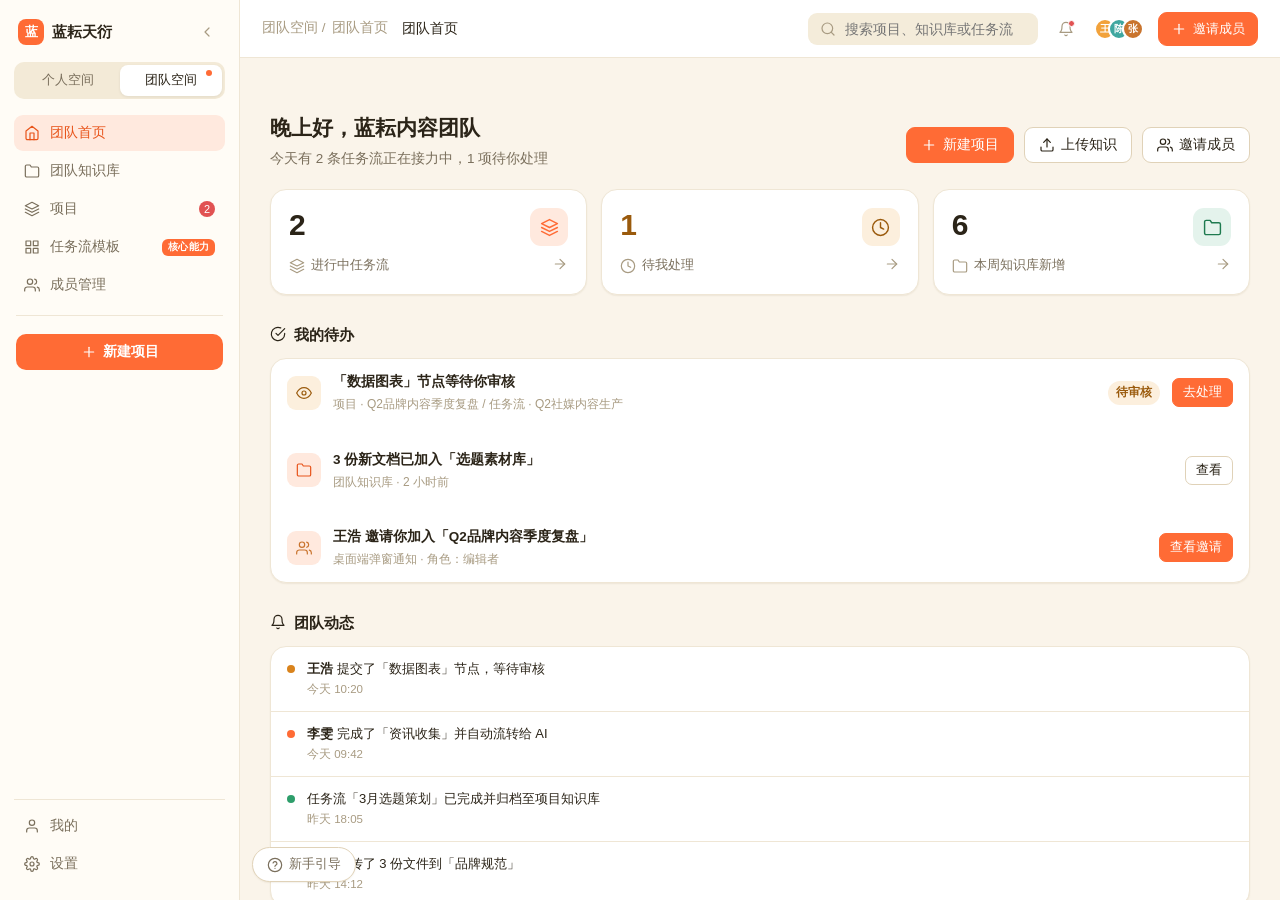
<file: prototypes/tianyan-team.html>
<!DOCTYPE html>
<html lang="zh-CN">
<head>
<meta charset="UTF-8">
<meta name="viewport" content="width=device-width, initial-scale=1.0">
<title>蓝耘天衍 · 团队协作版（交互原型）</title>
<link rel="stylesheet" href="../cursor.css?v=safari-touch-2"><script src="../cursor.js?v=safari-touch-2" defer></script>
<style>
:root{
  --brand:#FF6B35; --brand-dark:#E8541A; --brand-light:#FFE9DE; --brand-lighter:#FFF6F0; --brand-grad:linear-gradient(135deg,#FF8A4C 0%,#FF6B35 55%,#E8541A 100%);
  --bg-page:#FAF4EA; --surface:#FFFFFF; --sidebar:#FFFCF6;
  --border:#EFE6D5; --border-strong:#E0D2B8;
  --text-1:#2B2418; --text-2:#7A6F5C; --text-3:#A89B82;
  --success:#2E9E6B; --success-bg:#E4F3EC; --success-text:#1E7A4F;
  --warning:#D9831C; --warning-bg:#FCEFDD; --warning-text:#9A5A0C;
  --danger:#E15252; --danger-bg:#FDEAEA; --danger-text:#B33333;
  --radius-sm:8px; --radius-md:12px; --radius-lg:16px;
  --shadow-card:0 1px 2px rgba(120,90,40,.05), 0 1px 1px rgba(120,90,40,.04);
  --shadow-pop:0 14px 36px rgba(120,80,30,.16), 0 2px 8px rgba(120,80,30,.08);
  font-family:"PingFang SC","Microsoft YaHei","Helvetica Neue",Arial,sans-serif;
}
*{box-sizing:border-box;}
html,body{margin:0;padding:0;height:100%;background:var(--bg-page);color:var(--text-1);}
body{font-size:14px;line-height:1.55;-webkit-font-smoothing:antialiased;}
svg.icon{width:16px;height:16px;stroke:currentColor;fill:none;stroke-width:1.8;stroke-linecap:round;stroke-linejoin:round;flex-shrink:0;display:inline-block;vertical-align:-3px;}
button{font-family:inherit;cursor:pointer;}
input,textarea,select{font-family:inherit;font-size:14px;}
::-webkit-scrollbar{width:8px;height:8px;}
::-webkit-scrollbar-thumb{background:#E0D2B8;border-radius:8px;}
::-webkit-scrollbar-track{background:transparent;}

.app{display:flex;height:100vh;min-height:640px;overflow:hidden;}

/* ---------- sidebar ---------- */
.sidebar{width:240px;flex-shrink:0;background:var(--sidebar);border-right:1px solid var(--border);display:flex;flex-direction:column;padding:18px 14px;transition:width .2s ease;}
.brand-row{display:flex;align-items:center;justify-content:space-between;padding:0 4px 16px;}
.brand{display:flex;align-items:center;gap:8px;font-weight:600;font-size:15px;}
.brand-mark{width:26px;height:26px;border-radius:8px;background:var(--brand);color:#fff;display:flex;align-items:center;justify-content:center;font-size:13px;font-weight:700;}
.icon-btn{width:28px;height:28px;border-radius:8px;border:none;background:transparent;color:var(--text-3);display:flex;align-items:center;justify-content:center;}
.icon-btn:hover{background:#F3EAD7;color:var(--text-2);}

.ws-switch{display:flex;background:#F3EAD7;border-radius:10px;padding:3px;margin-bottom:16px;}
.ws-btn{flex:1;border:none;background:transparent;padding:7px 0;border-radius:8px;font-size:12.5px;color:var(--text-2);font-weight:500;transition:.15s;position:relative;}
.ws-btn.active{background:#fff;color:var(--text-1);box-shadow:0 1px 3px rgba(20,22,30,.08);}
.ws-btn .dot{position:absolute;top:5px;right:10px;width:6px;height:6px;border-radius:50%;background:var(--brand);}

.nav-group{display:flex;flex-direction:column;gap:2px;}
.nav-item{display:flex;align-items:center;gap:10px;padding:9px 10px;border-radius:9px;color:var(--text-2);text-decoration:none;border:none;background:transparent;width:100%;text-align:left;font-size:13.5px;font-weight:500;position:relative;}
.nav-item:hover{background:#F5EDDB;color:var(--text-1);}
.nav-item.active{background:var(--brand-light);color:var(--brand-dark);}
.nav-item .tag{margin-left:auto;font-size:10px;font-weight:600;background:var(--brand);color:#fff;padding:1.5px 6px;border-radius:6px;letter-spacing:.2px;}
.nav-item .badge-num{margin-left:auto;font-size:11px;background:var(--danger);color:#fff;min-width:16px;height:16px;border-radius:8px;display:flex;align-items:center;justify-content:center;padding:0 4px;}
.nav-divider{height:1px;background:var(--border);margin:10px 2px;}
.nav-section-label{font-size:11px;color:var(--text-3);padding:6px 10px 2px;font-weight:600;letter-spacing:.3px;}

.expander{margin-top:4px;}
.expander-head{display:flex;align-items:center;gap:6px;padding:8px 10px;color:var(--text-3);font-size:13px;font-weight:500;cursor:pointer;}
.expander-head:hover{color:var(--text-2);}
.expander-body{padding-left:24px;display:flex;flex-direction:column;gap:1px;max-height:0;overflow:hidden;transition:max-height .2s ease;}
.expander.open .expander-body{max-height:300px;}
.expander.open svg.chev{transform:rotate(90deg);}
.chev{transition:transform .15s;}
.mini-link{padding:6px 8px;border-radius:7px;color:var(--text-2);font-size:12.5px;}
.mini-link:hover{background:#F5EDDB;}

.sidebar-footer{margin-top:auto;display:flex;flex-direction:column;gap:2px;padding-top:8px;border-top:1px solid var(--border);}
.create-project-btn{display:flex;align-items:center;justify-content:center;gap:6px;background:var(--brand);color:#fff;border:none;border-radius:10px;padding:9px 0;font-size:13.5px;font-weight:600;margin:6px 2px 10px;}
.create-project-btn:hover{background:var(--brand-dark);}

/* ---------- main ---------- */
.main{flex:1;display:flex;flex-direction:column;min-width:0;}
.topbar{height:58px;flex-shrink:0;border-bottom:1px solid var(--border);background:var(--surface);display:flex;align-items:center;padding:0 22px;gap:14px;}
.breadcrumb{font-size:13.5px;color:var(--text-3);display:flex;align-items:center;gap:6px;}
.breadcrumb b{color:var(--text-1);font-weight:600;}
.topbar-spacer{flex:1;}
.topbar-search{display:flex;align-items:center;gap:7px;background:#F4ECDA;border-radius:9px;padding:7px 12px;width:230px;color:var(--text-3);font-size:13px;}
.topbar-search input{border:none;background:transparent;outline:none;width:100%;color:var(--text-1);}
.avatar-stack{display:flex;}
.avatar-stack .avatar{margin-left:-8px;border:2px solid #fff;}
.avatar-stack .avatar:first-child{margin-left:0;}
.tb-btn{display:flex;align-items:center;gap:6px;border:1px solid var(--border-strong);background:#fff;border-radius:9px;padding:7px 12px;font-size:13px;font-weight:500;color:var(--text-1);}
.tb-btn:hover{border-color:var(--brand);color:var(--brand-dark);}
.tb-btn.primary{background:var(--brand);border-color:var(--brand);color:#fff;}
.tb-btn.primary:hover{background:var(--brand-dark);}
.bell-wrap{position:relative;}
.bell-dot{position:absolute;top:5px;right:5px;width:7px;height:7px;border-radius:50%;background:var(--danger);border:1.5px solid #fff;}

.content-scroll{flex:1;overflow-y:auto;}
.view{display:none;padding:54px 30px 60px;}
.view.active{display:block;}

/* ---------- avatar ---------- */
.avatar{width:30px;height:30px;border-radius:50%;display:flex;align-items:center;justify-content:center;font-size:12px;font-weight:700;color:#fff;flex-shrink:0;}
.avatar.sm{width:22px;height:22px;font-size:10px;}
.avatar.lg{width:42px;height:42px;font-size:15px;}

/* ---------- generic ---------- */
.page-head{display:flex;align-items:flex-end;justify-content:space-between;margin-bottom:20px;flex-wrap:wrap;gap:12px;}
.page-center{max-width:720px;margin:0 auto;padding:30px 20px 40px;}
.page-title{font-size:21px;font-weight:600;margin:0 0 4px;}
.page-sub{color:var(--text-2);font-size:13.5px;margin:0;}
.btn{display:inline-flex;align-items:center;gap:6px;border-radius:9px;border:1px solid var(--border-strong);background:#fff;padding:8px 14px;font-size:13.5px;font-weight:500;color:var(--text-1);}
.btn:hover{border-color:var(--brand);color:var(--brand-dark);}
.btn.primary{background:var(--brand);border-color:var(--brand);color:#fff;}
.btn.primary:hover{background:var(--brand-dark);}
.btn.ghost{border-color:transparent;background:transparent;}
.btn.ghost:hover{background:#F3EAD7;border-color:transparent;color:var(--text-1);}
.btn.danger-outline{color:var(--danger);border-color:#F3C9C9;}
.btn.danger-outline:hover{background:var(--danger-bg);border-color:var(--danger);}
.btn:disabled{opacity:.5;cursor:not-allowed;}
.btn-sm{padding:5px 10px;font-size:12.5px;border-radius:7px;}

.badge{display:inline-flex;align-items:center;gap:4px;font-size:11.5px;font-weight:600;padding:2px 8px;border-radius:99px;line-height:1.7;}
.badge.gray{background:#F3EAD7;color:var(--text-2);}
.badge.blue{background:var(--brand-light);color:var(--brand-dark);}
.badge.green{background:var(--success-bg);color:var(--success-text);}
.badge.amber{background:var(--warning-bg);color:var(--warning-text);}
.badge.red{background:var(--danger-bg);color:var(--danger-text);}
.badge[style*="cursor:pointer"]:hover{opacity:.8;transform:scale(1.05);}

.stat-grid{display:grid;grid-template-columns:repeat(3,1fr);gap:14px;margin-bottom:24px;}
.stat-card{background:var(--surface);border:1px solid var(--border);border-radius:var(--radius-lg);padding:18px;box-shadow:var(--shadow-card);transition:transform .18s ease,box-shadow .18s ease,border-color .18s ease;}
.stat-card.clickable{cursor:pointer;position:relative;}
.stat-card.clickable:hover{transform:translateY(-3px);box-shadow:var(--shadow-pop);border-color:var(--brand-light);}
.stat-card .sc-top{display:flex;align-items:flex-start;justify-content:space-between;}
.stat-card .sc-icon{width:38px;height:38px;border-radius:11px;display:flex;align-items:center;justify-content:center;}
.stat-card .sc-icon svg{width:19px;height:19px;}
.stat-card .num{font-size:30px;font-weight:800;line-height:1.1;letter-spacing:-.5px;}
.stat-card .lbl{color:var(--text-2);font-size:12.5px;margin-top:10px;display:flex;align-items:center;gap:6px;}
.stat-card .lbl svg{color:var(--text-3);}
.stat-card .stat-desc{font-size:11.5px;color:var(--text-3);margin-top:6px;}
.section-tip{font-size:11px;color:var(--text-3);font-weight:400;margin-left:8px;}
.stat-card .sc-go{margin-left:auto;color:var(--text-3);transition:transform .18s ease,color .18s ease;}
.stat-card.clickable:hover .sc-go{transform:translateX(3px);color:var(--brand);}
.stat-card.warn .num{color:var(--warning-text);}

.section-title{font-size:15px;font-weight:600;margin:28px 0 12px;display:flex;align-items:center;gap:8px;}
.card{background:var(--surface);border:1px solid var(--border);border-radius:var(--radius-lg);box-shadow:var(--shadow-card);}

.todo-list{display:flex;flex-direction:column;gap:10px;}
.todo-item{display:flex;align-items:center;gap:12px;padding:13px 16px;cursor:pointer;transition:background .2s,transform .15s;}
.todo-item:hover{background:var(--brand-lighter);transform:translateX(4px);}
.todo-item .ti-icon{width:34px;height:34px;border-radius:9px;display:flex;align-items:center;justify-content:center;flex-shrink:0;}
.todo-item .ti-main{flex:1;min-width:0;}
.todo-item .ti-title{font-size:13.5px;font-weight:600;}
.todo-item .ti-sub{font-size:12px;color:var(--text-3);margin-top:2px;}

.feed-list{display:flex;flex-direction:column;}
.feed-item{display:flex;gap:12px;padding:12px 16px;border-bottom:1px solid var(--border);cursor:pointer;transition:background .2s;}
.feed-item:hover{background:var(--brand-lighter);}
.feed-item:last-child{border-bottom:none;}
.feed-dot{width:8px;height:8px;border-radius:50%;margin-top:6px;flex-shrink:0;}
.feed-text{font-size:13px;color:var(--text-1);}
.feed-text b{font-weight:600;}
.feed-time{font-size:11.5px;color:var(--text-3);margin-top:2px;}

.quick-actions{display:flex;gap:10px;flex-wrap:wrap;margin-bottom:6px;}

/* ---------- kb view ---------- */
.kb-layout{display:grid;grid-template-columns:240px 1fr;gap:16px;align-items:start;}
#kb-team-view,#kb-projects-view{display:grid;grid-template-columns:240px 1fr;gap:16px;align-items:start;}
.kb-left-col{display:flex;flex-direction:column;gap:12px;}
.kb-mobile-folder-nav{display:none;}
.kb-tree{background:var(--surface);border:1px solid var(--border);border-radius:var(--radius-lg);padding:0;box-shadow:var(--shadow-card);display:flex;flex-direction:column;overflow:hidden;}
.kb-tree-head{display:flex;align-items:center;gap:8px;height:45px;padding:0 14px;border-bottom:1px solid var(--border);font-size:13px;font-weight:600;color:var(--text-1);background:#FBF4E6;flex-shrink:0;}
.kb-tree-head svg{color:var(--brand);}
.kb-tree-body{padding:8px;flex:1;}
.kb-tabs{display:flex;gap:4px;background:#F3EAD7;border-radius:10px;padding:3px;width:100%;margin-bottom:0;height:45px;box-sizing:border-box;align-items:center;position:relative;}
.kb-tab{border:none;background:transparent;padding:7px 16px;border-radius:8px;font-size:13px;font-weight:500;color:var(--text-2);position:relative;z-index:1;transition:color .25s ease, transform .12s ease, background .25s ease;overflow:hidden;}
.kb-tab:active{transform:scale(0.96);}
.kb-tab.active{background:#fff;color:var(--text-1);box-shadow:0 1px 3px rgba(20,22,30,.08);}
.kb-tab::after{content:'';position:absolute;inset:0;background:radial-gradient(circle at center, rgba(255,107,53,.22) 0%, transparent 70%);opacity:0;transform:scale(0.5);transition:opacity .3s ease, transform .4s ease;z-index:-1;}
.kb-tab:active::after{opacity:1;transform:scale(1.5);transition:opacity .1s ease, transform .3s ease;}
.kb-folder{display:flex;align-items:center;gap:8px;padding:9px 10px;border-radius:8px;font-size:13px;color:var(--text-1);flex-shrink:0;}
.kb-folder svg{color:#C9A24A;}
.kb-folder:hover{background:#F5EDDB;}
.kb-folder.active{background:var(--brand-light);color:var(--brand-dark);}
.kb-folder .perm{margin-left:auto;font-size:10.5px;padding:1px 6px;border-radius:6px;white-space:nowrap;}
.kb-toolbar{display:flex;align-items:center;gap:10px;margin-bottom:14px;}
.kb-toolbar .search-box{flex:1;display:flex;align-items:center;gap:7px;background:#F4ECDA;border-radius:9px;padding:8px 12px;color:var(--text-3);}
.kb-toolbar .search-box input{border:none;background:transparent;outline:none;width:100%;}
.file-row{display:grid;grid-template-columns:1.2fr 1fr 100px 80px;align-items:center;gap:12px;padding:14px 20px;border-bottom:1px solid var(--border);font-size:13.5px;cursor:pointer;transition:background .15s;}
.file-row:hover{background:var(--brand-lighter);}
.file-row:last-child{border-bottom:none;}
.file-row .file-name{display:flex;align-items:center;gap:10px;min-width:0;}
.file-row .file-name svg{color:var(--brand);flex-shrink:0;}
.file-row .fname-text{overflow:hidden;text-overflow:ellipsis;white-space:nowrap;}
.file-row .file-meta{color:var(--text-3);font-size:12px;}
.file-row .file-meta.proj-link{color:var(--brand);text-decoration:underline;text-decoration-style:dotted;}
.file-row .file-meta.proj-link:hover{color:var(--brand-dark);text-decoration-style:solid;}
.file-head{display:grid;grid-template-columns:1.2fr 1fr 100px 80px;gap:12px;padding:14px 20px 14px;color:var(--text-3);font-size:12px;font-weight:600;letter-spacing:.3px;text-transform:uppercase;}

/* ---------- project grid ---------- */
.proj-grid{display:grid;grid-template-columns:repeat(3,1fr);gap:16px;}
.proj-card{padding:18px;cursor:pointer;transition:.15s;}
.proj-card:hover{border-color:var(--brand);transform:translateY(-2px);box-shadow:var(--shadow-pop);}
.proj-card .proj-name{font-weight:600;font-size:15px;margin-bottom:6px;}
.proj-card .proj-desc{color:var(--text-2);font-size:12.5px;height:36px;overflow:hidden;margin-bottom:14px;}
.proj-progress-track{height:6px;border-radius:6px;background:#EFE5D2;overflow:hidden;margin-bottom:10px;}
.proj-progress-fill{height:100%;background:var(--brand);border-radius:6px;}
.proj-card-foot{display:flex;align-items:center;justify-content:space-between;}
.proj-card-new{display:flex;flex-direction:column;align-items:center;justify-content:center;gap:8px;border:1.5px dashed var(--border-strong);color:var(--text-3);min-height:160px;border-radius:var(--radius-lg);cursor:pointer;}
.proj-card-new:hover{border-color:var(--brand);color:var(--brand-dark);background:var(--brand-lighter);}

/* ---------- project detail ---------- */
.proj-header{display:flex;align-items:flex-start;justify-content:space-between;margin-bottom:18px;gap:16px;flex-wrap:wrap;}
.proj-header h1{font-size:21px;font-weight:600;margin:0 0 6px;}
.proj-instruction{display:flex;align-items:flex-start;gap:8px;color:var(--text-2);font-size:13px;background:var(--brand-lighter);border:1px solid #FFD9C2;border-radius:10px;padding:10px 12px;max-width:560px;}
.proj-instruction svg{color:var(--brand);margin-top:1px;flex-shrink:0;}
.proj-tabs{display:flex;gap:4px;border-bottom:1px solid var(--border);margin-bottom:20px;}
.proj-tab{border:none;background:transparent;padding:10px 16px;font-size:13.5px;font-weight:500;color:var(--text-2);border-bottom:2px solid transparent;margin-bottom:-1px;}
.proj-tab.active{color:var(--brand-dark);border-bottom-color:var(--brand);font-weight:600;}
.proj-pane{display:none;}
.proj-pane.active{display:block;}

.kb-chip-list{display:flex;gap:8px;flex-wrap:wrap;margin-top:10px;}
.kb-chip{display:flex;align-items:center;gap:6px;background:#F5EDDB;border:1px solid var(--border);border-radius:8px;padding:6px 10px;font-size:12.5px;color:var(--text-2);transition:all .18s ease;}
.kb-chip.clickable{cursor:pointer;}
.kb-chip.clickable:hover{border-color:var(--brand);background:var(--brand-lighter);color:var(--brand-dark);transform:translateY(-2px);}

.flow-list{display:flex;flex-direction:column;gap:12px;}
.flow-card{display:flex;align-items:center;gap:16px;padding:16px 18px;cursor:pointer;}
.flow-card:hover{border-color:var(--brand);}
.flow-card .flow-icon{width:40px;height:40px;border-radius:10px;background:var(--brand-light);color:var(--brand-dark);display:flex;align-items:center;justify-content:center;flex-shrink:0;}
.flow-card .flow-main{flex:1;min-width:0;}
.flow-card .flow-name{font-weight:600;font-size:14px;margin-bottom:3px;}
.flow-card .flow-meta{color:var(--text-3);font-size:12px;display:flex;gap:10px;align-items:center;}
.mini-progress{display:flex;gap:3px;}
.mini-progress span{width:14px;height:5px;border-radius:3px;background:#EFE5D2;}
.mini-progress span.done{background:var(--success);}
.mini-progress span.now{background:var(--brand);}

/* ---------- relay stepper ---------- */
.relay-wrap{padding:26px 22px 10px;overflow-x:auto;}
.relay-track{display:flex;align-items:flex-start;min-width:560px;}
.relay-node{display:flex;flex-direction:column;align-items:center;width:128px;flex-shrink:0;cursor:pointer;position:relative;transition:transform .2s ease;}
.relay-node:hover{transform:translateY(-4px);}
.relay-node:hover .relay-circle{box-shadow:0 4px 12px rgba(0,0,0,.15);}
.relay-circle{width:46px;height:46px;border-radius:50%;display:flex;align-items:center;justify-content:center;background:#EFE5D2;color:var(--text-3);border:2px solid #EFE5D2;position:relative;z-index:2;transition:.2s;}
.relay-node.done .relay-circle{background:var(--success);border-color:var(--success);color:#fff;}
.relay-node.current .relay-circle{background:var(--brand);border-color:var(--brand);color:#fff;box-shadow:0 0 0 5px var(--brand-light);animation:pulse-ring 2s infinite;}
.relay-node.review .relay-circle{background:var(--warning-bg);border-color:var(--warning);color:var(--warning-text);}
.relay-node.overdue .relay-circle{background:var(--danger-bg);border-color:var(--danger);color:var(--danger-text);}
@media (prefers-reduced-motion: no-preference){
  @keyframes pulse-ring{0%{box-shadow:0 0 0 5px var(--brand-light);}50%{box-shadow:0 0 0 8px var(--brand-lighter);}100%{box-shadow:0 0 0 5px var(--brand-light);}}
}
.relay-line{position:absolute;top:23px;left:calc(50% + 23px);width:calc(100% - 46px);height:3px;background:#EFE5D2;z-index:1;}
.relay-line .fill{height:100%;background:var(--success);width:0%;transition:width .5s ease;}
.relay-node.done .relay-line .fill{width:100%;}
.relay-skill{font-size:12.5px;font-weight:600;margin-top:10px;text-align:center;}
.relay-owner{font-size:11px;color:var(--text-3);margin-top:3px;display:flex;align-items:center;gap:4px;}
.relay-state-badge{margin-top:6px;}

/* AI 自动节点：旋转脉冲 */
.relay-node.auto .relay-circle{background:linear-gradient(135deg,#FFF1E6,#FFE0CC);border-color:#FFC089;color:var(--brand-dark);}
.relay-node.auto .relay-circle svg{animation:ai-spin 2.4s linear infinite;}
@media (prefers-reduced-motion: no-preference){
  @keyframes ai-spin{from{transform:rotate(0)}to{transform:rotate(360deg)}}
}
.relay-node .relay-circle{transition:transform .25s ease;}
.relay-node.is-selected .relay-circle{transform:scale(1.12);}
.relay-node.is-selected .relay-skill{color:var(--brand-dark);}

/* 超时脉冲 */
@media (prefers-reduced-motion: no-preference){
  .relay-node.overdue .relay-circle{animation:overdue-pulse 1.6s ease-in-out infinite;}
  @keyframes overdue-pulse{0%,100%{box-shadow:0 0 0 0 rgba(225,82,82,.5)}50%{box-shadow:0 0 0 6px rgba(225,82,82,0)}}
}

/* 接力棒传递飞行动效 */
.relay-baton{position:fixed;z-index:130;width:36px;height:36px;border-radius:50%;background:var(--brand);color:#fff;display:flex;align-items:center;justify-content:center;box-shadow:0 8px 20px rgba(255,107,53,.5);pointer-events:none;transition:all .7s cubic-bezier(.5,-0.2,.4,1.4);opacity:0;}
.relay-baton.fly{opacity:1;}

/* 节点切换淡入 */
.exec-body{animation:exec-fade .3s ease;}
@keyframes exec-fade{from{opacity:0;transform:translateY(6px)}to{opacity:1;transform:translateY(0)}}

/* AI 自动执行进度条 */
.auto-runner{display:flex;flex-direction:column;gap:8px;background:linear-gradient(135deg,#FFF6F0,#FFEEE0);border:1px solid #FFD9C2;border-radius:12px;padding:16px;}
.auto-runner .ar-head{display:flex;align-items:center;gap:8px;font-size:13px;font-weight:600;color:var(--brand-dark);}
.auto-runner .ar-head svg{animation:ai-spin 2.2s linear infinite;color:var(--brand);}
.auto-runner .ar-line{height:6px;border-radius:6px;background:#FFD9C2;overflow:hidden;}
.auto-runner .ar-fill{height:100%;width:0;background:var(--brand-grad);border-radius:6px;transition:width .4s ease;}
.auto-runner .ar-log{font-size:11.5px;color:var(--text-2);min-height:16px;}
.auto-runner .ar-dot{display:inline-block;width:6px;height:6px;border-radius:50%;background:var(--brand);margin-right:6px;animation:blink 1s infinite;}
@keyframes blink{0%,100%{opacity:.3}50%{opacity:1}}

.handoff-banner{display:flex;gap:10px;align-items:flex-start;background:var(--brand-lighter);border:1px solid #FFD9C2;border-radius:10px;padding:12px 14px;margin-bottom:16px;cursor:pointer;transition:all .18s ease;}
.handoff-banner:hover{box-shadow:0 2px 8px rgba(0,0,0,.08);transform:translateY(-1px);}
.handoff-banner.reject{background:var(--danger-bg);border-color:#F3C9C9;}
.handoff-banner svg{color:var(--brand);margin-top:2px;flex-shrink:0;}
.handoff-banner.reject svg{color:var(--danger);}
.handoff-banner .h-title{font-weight:600;font-size:13px;margin-bottom:2px;}
.handoff-banner .h-text{font-size:12.5px;color:var(--text-2);}
.handoff-attach{display:inline-flex;align-items:center;gap:6px;background:#fff;border:1px solid var(--border);border-radius:7px;padding:4px 9px;font-size:12px;color:var(--text-2);margin-top:7px;cursor:pointer;transition:all .18s ease;}
.handoff-attach:hover{border-color:var(--brand);background:var(--brand-lighter);color:var(--brand-dark);}

.exec-panel{padding:0;}
.exec-head{display:flex;align-items:center;justify-content:space-between;padding:16px 20px;border-bottom:1px solid var(--border);}
.exec-head .exec-title{display:flex;align-items:center;gap:8px;font-weight:600;font-size:14px;}
.exec-body{padding:18px 20px;}
.output-preview{background:#FBF6EC;border:1px solid var(--border);border-radius:10px;padding:16px;min-height:90px;font-size:13px;color:var(--text-2);margin-bottom:8px;}
.output-preview.chart{display:flex;align-items:flex-end;gap:10px;height:120px;background:#FBF6EC;}
.output-preview.chart .bar{width:26px;background:var(--brand);border-radius:4px 4px 0 0;opacity:.85;}
.output-preview.chart .bar:nth-child(2){background:#FF9A5C;}
.output-preview.chart .bar:nth-child(3){background:#FFC089;}

/* ---------- meaningful charts ---------- */
.real-chart{position:relative;background:#FBF6EC;border:1px solid var(--border);border-radius:10px;padding:16px 16px 12px;}
.real-chart .rc-title{font-size:13px;font-weight:600;color:var(--text-1);margin-bottom:2px;}
.real-chart .rc-subtitle{font-size:11px;color:var(--text-3);margin-bottom:14px;}
.real-chart .rc-body{display:flex;align-items:stretch;gap:10px;height:140px;}
.real-chart .rc-y-axis{display:flex;flex-direction:column;justify-content:space-between;align-items:flex-end;font-size:10px;color:var(--text-3);padding-bottom:22px;width:28px;flex-shrink:0;}
.real-chart .rc-grid{flex:1;position:relative;display:flex;justify-content:space-around;align-items:flex-end;gap:8px;padding-bottom:22px;border-left:1px solid var(--border-strong);border-bottom:1px solid var(--border-strong);}
.real-chart .rc-grid::before,.real-chart .rc-grid::after{content:'';position:absolute;left:0;right:0;height:1px;background:var(--border);z-index:0;}
.real-chart .rc-grid::before{top:50%;}
.real-chart .rc-grid::after{top:25%;}
.real-chart .rc-bar{flex:1;display:flex;flex-direction:column;align-items:center;justify-content:flex-end;height:100%;position:relative;z-index:1;max-width:60px;}
.real-chart .rc-bar-in{width:100%;min-width:18px;border-radius:4px 4px 0 0;transition:height .6s cubic-bezier(.4,0,.2,1);position:relative;}
.real-chart .rc-bar-value{position:absolute;top:-18px;font-size:11px;font-weight:700;color:var(--text-1);white-space:nowrap;}
.real-chart .rc-bar-label{position:absolute;bottom:-20px;font-size:10.5px;color:var(--text-2);text-align:center;width:100%;white-space:nowrap;}
.real-chart .rc-bar.done .rc-bar-in{background:var(--success);}
.real-chart .rc-bar.current .rc-bar-in{background:var(--brand-grad);}
.real-chart .rc-bar.pending .rc-bar-in{background:var(--border-strong);}
.real-chart .rc-bar.current .rc-bar-in::after{content:'';position:absolute;inset:0;border-radius:4px 4px 0 0;box-shadow:0 0 0 0 rgba(255,107,53,.45);animation:bar-pulse 1.6s infinite;}
.real-chart .rc-legend{display:flex;gap:14px;margin-top:18px;font-size:11px;color:var(--text-2);}
.real-chart .rc-legend span{display:flex;align-items:center;gap:5px;}
.real-chart .rc-legend i{width:10px;height:10px;border-radius:2px;display:inline-block;}
@keyframes bar-pulse{0%{box-shadow:0 0 0 0 rgba(255,107,53,.45)}70%{box-shadow:0 0 0 10px rgba(255,107,53,0)}100%{box-shadow:0 0 0 0 rgba(255,107,53,0)}}

/* compact chart for context panel */
.real-chart.compact{padding:12px;}
.real-chart.compact .rc-body{height:90px;gap:6px;}
.real-chart.compact .rc-y-axis{padding-bottom:18px;font-size:9px;width:22px;}
.real-chart.compact .rc-grid{padding-bottom:18px;gap:6px;}
.real-chart.compact .rc-bar-value{font-size:9px;top:-14px;}
.real-chart.compact .rc-bar-label{font-size:9px;bottom:-16px;}
.real-chart.compact .rc-bar-in{min-width:14px;}

/* ---------- area / curve chart ---------- */
.area-chart{position:relative;max-width:720px;margin:0 auto;background:#FBF6EC;border:1px solid var(--border);border-radius:10px;padding:16px 16px 12px;}
.area-chart .ac-title{font-size:13px;font-weight:600;color:var(--text-1);margin-bottom:2px;}
.area-chart .ac-subtitle{font-size:11px;color:var(--text-3);margin-bottom:14px;}
.area-chart .ac-body{height:220px;display:flex;justify-content:center;align-items:center;position:relative;}
.area-chart svg{max-width:100%;max-height:100%;display:block;overflow:visible;}
.area-chart .ac-grid-line{stroke:var(--border);stroke-width:1;stroke-dasharray:3,3;}
.area-chart .ac-axis{stroke:var(--border-strong);stroke-width:1;fill:none;}
.area-chart .ac-area{transition:all .6s ease;}
.area-chart .ac-line{fill:none;stroke:var(--brand);stroke-width:2.5;stroke-linecap:round;stroke-linejoin:round;filter:drop-shadow(0 2px 4px rgba(255,107,53,.28));}
.area-chart .ac-point{fill:#fff;stroke:var(--brand);stroke-width:2.5;transition:all .3s ease;}
.area-chart .ac-point:hover{fill:var(--brand);r:5;}
.area-chart .ac-label{font-size:10px;fill:var(--text-2);text-anchor:middle;}
.area-chart .ac-value{font-size:10px;font-weight:700;fill:var(--text-1);text-anchor:middle;}
.area-chart .ac-y-label{font-size:9px;fill:var(--text-3);text-anchor:end;}
.area-chart .ac-legend{display:flex;gap:14px;margin-top:12px;font-size:11px;color:var(--text-2);}
.area-chart .ac-legend span{display:flex;align-items:center;gap:5px;}
.area-chart .ac-legend i{width:10px;height:10px;border-radius:2px;display:inline-block;}
.area-chart .ac-current{fill:var(--brand);animation:pointPulse 1.6s infinite;}
@keyframes pointPulse{0%{stroke-width:2.5;}50%{stroke-width:4.5;}100%{stroke-width:2.5;}}

.area-chart.compact{padding:12px;}
.area-chart.compact .ac-body{height:100px;}
.area-chart.compact .ac-title{font-size:12px;}
.area-chart.compact .ac-subtitle{font-size:10px;}
.area-chart.compact .ac-label,.area-chart.compact .ac-value{font-size:9px;}
.area-chart.compact .ac-line{stroke-width:2;}

.exec-input-row{display:flex;align-items:center;gap:8px;background:#F4ECDA;border-radius:11px;padding:6px 6px 6px 14px;margin-top:14px;}
.exec-input-row input{flex:1;border:none;background:transparent;outline:none;font-size:13.5px;}
.exec-actions{display:flex;align-items:center;justify-content:space-between;margin-top:16px;flex-wrap:wrap;gap:10px;}
.exec-actions-left{display:flex;gap:8px;}

.review-box{border:1px dashed var(--warning);background:var(--warning-bg);border-radius:10px;padding:14px;margin-top:14px;}
.review-box textarea{width:100%;border:1px solid var(--border-strong);border-radius:8px;padding:9px 11px;font-size:13px;resize:vertical;min-height:60px;margin-top:8px;outline:none;}
.review-box textarea:focus{border-color:var(--brand);}
.review-box.invalid textarea{border-color:var(--danger);}
.review-err{color:var(--danger);font-size:12px;margin-top:5px;display:none;}
.review-box.invalid .review-err{display:block;}

.summary-card{padding:20px;margin-top:18px;}
.summary-head{display:flex;align-items:center;gap:10px;margin-bottom:14px;}
.summary-head svg{color:var(--success);}
.summary-stats{display:flex;gap:22px;margin-bottom:16px;flex-wrap:wrap;}
.summary-stats .s-item .s-num{font-size:18px;font-weight:700;}
.summary-stats .s-item .s-lbl{font-size:11.5px;color:var(--text-3);}
.output-chip-list{display:flex;flex-direction:column;gap:8px;margin-bottom:16px;}
.output-chip{display:flex;align-items:center;gap:10px;padding:10px 12px;border:1px solid var(--border);border-radius:9px;font-size:12.5px;}
.output-chip svg{color:var(--brand);}
.output-chip .oc-name{font-weight:600;font-size:13px;}
.output-chip .oc-meta{color:var(--text-3);margin-left:auto;}

/* ---------- modal ---------- */
.modal-mask{position:fixed;inset:0;background:rgba(60,40,15,.42);backdrop-filter:blur(4px);display:none;align-items:center;justify-content:center;z-index:110;padding:20px;}
.modal-mask.show{display:flex;animation:mask-in .2s ease;}
@keyframes mask-in{from{opacity:0}to{opacity:1}}
.modal{background:#fff;border-radius:20px;width:520px;max-width:100%;max-height:86vh;overflow-y:auto;box-shadow:var(--shadow-pop);display:none;flex-direction:column;animation:modal-in .28s cubic-bezier(.34,1.4,.5,1);}
.modal-mask.show .modal{display:flex;}
@keyframes modal-in{from{opacity:0;transform:translateY(18px) scale(.97)}to{opacity:1;transform:translateY(0) scale(1)}}
.modal-head{display:flex;align-items:center;justify-content:space-between;padding:22px 24px 18px;gap:12px;}
.modal-head .mh-left{display:flex;align-items:center;gap:12px;min-width:0;}
.modal-head .mh-icon{width:38px;height:38px;border-radius:11px;background:var(--brand-light);color:var(--brand);display:flex;align-items:center;justify-content:center;flex-shrink:0;}
.modal-head .mh-icon svg{width:19px;height:19px;}
.modal-head h3{margin:0;font-size:17px;font-weight:700;letter-spacing:-.2px;}
.modal-head .mh-sub{font-size:11.5px;color:var(--text-3);margin-top:2px;font-weight:400;}
.modal-body{padding:4px 24px 8px;}
.modal-foot{display:flex;justify-content:flex-end;gap:10px;padding:16px 24px 22px;}
.field{margin-bottom:18px;}
.field label{display:block;font-size:12.5px;font-weight:600;color:var(--text-1);margin-bottom:7px;}
.field input[type=text], .field textarea, .field select{width:100%;border:1.5px solid var(--border);border-radius:11px;padding:11px 13px;outline:none;font-size:13.5px;background:#FDFAF3;transition:border-color .15s,background .15s,box-shadow .15s;}
.field input::placeholder, .field textarea::placeholder{color:var(--text-3);}
.field input:focus, .field textarea:focus, .field select:focus{border-color:var(--brand);background:#fff;box-shadow:0 0 0 3px var(--brand-lighter);}
.field .hint{font-size:11.5px;color:var(--text-3);margin-top:6px;display:flex;align-items:center;gap:5px;}
.checkbox-list{display:flex;flex-direction:column;gap:8px;}
.checkbox-row{display:flex;align-items:center;gap:9px;font-size:13px;padding:9px 12px;border:1.5px solid var(--border);border-radius:11px;background:#FDFAF3;cursor:pointer;transition:.15s;}
.checkbox-row:hover{border-color:var(--brand-light);background:var(--brand-lighter);}
.checkbox-row input{accent-color:var(--brand);}
.upload-zone{border:1.5px dashed var(--border-strong);border-radius:14px;padding:34px 14px;text-align:center;color:var(--text-3);font-size:13px;background:#FDFAF3;transition:.15s;}
.upload-zone svg{color:var(--brand);margin-bottom:8px;}
.upload-zone:hover{border-color:var(--brand);color:var(--brand-dark);background:var(--brand-lighter);}
.progress-line{height:7px;border-radius:7px;background:#EFE5D2;overflow:hidden;margin:14px 0 8px;}
.progress-line .f{height:100%;width:0%;background:var(--brand-grad);transition:width .25s;}

/* 4-step upload progress indicator */
.step-indicator{display:flex;flex-direction:column;gap:0;margin:18px 0 10px;}
.step-row{display:flex;align-items:center;gap:12px;padding:10px 14px;border-radius:9px;transition:background .2s;position:relative;}
.step-row .step-icon{width:30px;height:30px;border-radius:50%;display:flex;align-items:center;justify-content:center;flex-shrink:0;background:#EFE5D2;color:var(--text-3);font-size:12px;font-weight:700;transition:all .3s ease;}
.step-row .step-info{flex:1;min-width:0;}
.step-row .step-label{font-size:13px;font-weight:500;color:var(--text-3);transition:color .3s;}
.step-row .step-detail{font-size:11.5px;color:var(--text-3);transition:color .3s;margin-top:1px;min-height:16px;}
.step-row.done .step-icon{background:var(--success);color:#fff;}
.step-row.done .step-label{color:var(--success-text);}
.step-row.done .step-detail{color:var(--text-3);}
.step-row.current .step-icon{background:var(--brand);color:#fff;box-shadow:0 0 0 5px var(--brand-light);animation:pulse-ring 2s infinite;}
.step-row.current .step-label{color:var(--brand-dark);font-weight:600;}
.step-row.current .step-detail{color:var(--text-2);}
.step-row .step-spinner{display:none;margin-left:auto;}
.step-row.current .step-spinner{display:block;animation:ai-spin 1.5s linear infinite;color:var(--brand);}
.builder-node{display:flex;align-items:center;gap:10px;border:1.5px solid var(--border);border-radius:11px;padding:11px 12px;margin-bottom:9px;background:#FDFAF3;}
.builder-node .bn-num{width:24px;height:24px;border-radius:50%;background:var(--brand-light);color:var(--brand-dark);font-size:11px;font-weight:700;display:flex;align-items:center;justify-content:center;flex-shrink:0;}
.builder-node select{border:1.5px solid var(--border);border-radius:8px;padding:7px 8px;font-size:12.5px;background:#fff;}
.toggle{position:relative;width:34px;height:19px;background:#E0D2B8;border-radius:99px;flex-shrink:0;transition:.2s;cursor:pointer;}
.toggle::after{content:'';position:absolute;top:2px;left:2px;width:15px;height:15px;background:#fff;border-radius:50%;transition:.2s;}
.toggle.on{background:var(--brand);}
.toggle.on::after{left:17px;}
.modal .btn.primary{background:var(--brand-grad);border-color:transparent;box-shadow:0 4px 12px rgba(255,107,53,.28);}
.modal .btn.primary:hover{box-shadow:0 6px 16px rgba(255,107,53,.4);transform:translateY(-1px);}

/* ---------- progress dialog ---------- */
.prog-overlay{position:fixed;inset:0;background:rgba(60,40,15,.42);backdrop-filter:blur(4px);display:none;align-items:center;justify-content:center;z-index:85;padding:20px;}
.prog-overlay.show{display:flex;animation:mask-in .2s ease;}
.prog-dialog{background:#fff;border-radius:20px;width:520px;max-width:100%;max-height:86vh;overflow-y:auto;box-shadow:var(--shadow-pop);padding:0;animation:modal-in .28s cubic-bezier(.34,1.4,.5,1);}
.prog-head{display:flex;align-items:center;justify-content:space-between;padding:22px 24px 16px;gap:12px;}
.prog-head .ph-icon{width:38px;height:38px;border-radius:11px;display:flex;align-items:center;justify-content:center;flex-shrink:0;}
.prog-head h3{margin:0;font-size:17px;font-weight:700;letter-spacing:-.2px;}
.prog-head .ph-sub{font-size:11.5px;color:var(--text-3);margin-top:2px;font-weight:400;}
.prog-body{padding:4px 24px 0;}
.prog-bar-track{height:7px;border-radius:7px;background:#EFE5D2;overflow:hidden;margin:0 24px 12px;}
.prog-bar-fill{height:100%;width:0%;background:var(--brand-grad);transition:width .5s cubic-bezier(.4,0,.2,1);}
.prog-step-list{display:flex;flex-direction:column;gap:0;margin-bottom:6px;}
.prog-step{display:flex;align-items:flex-start;gap:11px;padding:10px 12px;border-radius:9px;transition:background .25s;}
.prog-step .ps-icon{width:28px;height:28px;border-radius:50%;display:flex;align-items:center;justify-content:center;flex-shrink:0;background:#EFE5D2;color:var(--text-3);font-size:11px;font-weight:700;transition:all .4s ease;margin-top:1px;}
.prog-step .ps-info{flex:1;min-width:0;}
.prog-step .ps-label{font-size:13px;font-weight:500;color:var(--text-3);transition:color .4s;}
.prog-step .ps-detail{font-size:11.5px;color:var(--text-3);transition:color .4s;margin-top:1px;min-height:16px;word-break:break-all;}
.prog-step .ps-spinner{display:none;margin-left:auto;color:var(--brand);animation:ai-spin 1.5s linear infinite;margin-top:2px;flex-shrink:0;}
.prog-step.pending .ps-icon{background:#EFE5D2;color:var(--text-3);}
.prog-step.pending .ps-label{color:var(--text-3);}
.prog-step.pending .ps-detail{color:var(--text-3);}
.prog-step.running .ps-icon{background:var(--brand);color:#fff;box-shadow:0 0 0 5px var(--brand-light);animation:pulse-ring 2s infinite;}
.prog-step.running .ps-label{color:var(--brand-dark);font-weight:600;}
.prog-step.running .ps-detail{color:var(--text-2);}
.prog-step.running .ps-spinner{display:block;}
.prog-step.done .ps-icon{background:var(--success);color:#fff;}
.prog-step.done .ps-label{color:var(--success-text);}
.prog-step.done .ps-detail{color:var(--text-3);}
.prog-step.error .ps-icon{background:var(--danger);color:#fff;}
.prog-step.error .ps-label{color:var(--danger-text);}
.prog-file-list{background:#FBF6EC;border:1px solid var(--border);border-radius:10px;padding:10px 12px;margin:8px 0 14px;font-size:12px;color:var(--text-2);line-height:1.7;}
.prog-file-list .pfl-item{display:flex;align-items:center;gap:7px;padding:3px 0;transition:color .3s;}
.prog-file-list .pfl-item svg{flex-shrink:0;width:14px;height:14px;}
.prog-file-list .pfl-item.done svg{color:var(--success);}
.prog-file-list .pfl-item.done{color:var(--text-1);}
.prog-file-list .pfl-item.current{color:var(--brand-dark);font-weight:500;}
.prog-foot{padding:14px 24px 20px;display:flex;justify-content:flex-end;gap:10px;}
.prog-foot .btn.primary{background:var(--brand-grad);border-color:transparent;box-shadow:0 4px 12px rgba(255,107,53,.28);}
.prog-done-icon{width:56px;height:56px;border-radius:50%;background:var(--success-bg);display:flex;align-items:center;justify-content:center;margin:8px auto 14px;}
.prog-done-icon svg{width:28px;height:28px;color:var(--success);}
.prog-done-title{text-align:center;font-size:16px;font-weight:700;color:var(--success-text);margin-bottom:4px;}
.prog-done-sub{text-align:center;font-size:12.5px;color:var(--text-3);margin-bottom:18px;}
/* ---------- toast ---------- */
#toast-container{position:fixed;bottom:22px;right:22px;display:flex;flex-direction:column;gap:10px;z-index:120;}
.toast{display:flex;align-items:center;gap:10px;background:#3A2E20;color:#fff;padding:12px 16px;border-radius:10px;font-size:13px;box-shadow:var(--shadow-pop);transform:translateX(20px);opacity:0;animation:toast-in .25s forwards;}
.toast svg{color:var(--success);flex-shrink:0;}
@keyframes toast-in{to{transform:translateX(0);opacity:1;}}

/* ---------- tour ---------- */
.tour-mask{position:fixed;inset:0;z-index:200;display:none;}
.tour-mask.show{display:block;}
.tour-spot{position:absolute;border-radius:12px;box-shadow:0 0 0 9999px rgba(15,17,24,.62);transition:all .25s ease;pointer-events:none;}
.tour-card{position:absolute;width:270px;background:#fff;border-radius:14px;box-shadow:var(--shadow-pop);padding:16px 18px;transition:all .25s ease;}
.tour-card .tc-step{font-size:11px;color:var(--brand);font-weight:700;margin-bottom:4px;}
.tour-card h4{margin:0 0 6px;font-size:14.5px;}
.tour-card p{margin:0 0 14px;font-size:12.5px;color:var(--text-2);}
.tour-foot{display:flex;align-items:center;justify-content:space-between;}
.tour-dots{display:flex;gap:5px;}
.tour-dots span{width:6px;height:6px;border-radius:50%;background:var(--border-strong);}
.tour-dots span.on{background:var(--brand);}

/* ---------- personal space replica ---------- */
.personal-wrap{display:flex;height:100%;width:100%;}
.personal-center{flex:1;display:flex;flex-direction:column;align-items:center;justify-content:flex-start;padding:170px 20px 60px;min-height:0;}
.personal-greet{font-size:32px;font-weight:700;margin-bottom:32px;text-align:center;letter-spacing:-.5px;background:linear-gradient(135deg,var(--text-1) 0%,var(--brand-dark) 100%);-webkit-background-clip:text;-webkit-text-fill-color:transparent;background-clip:text;}
.personal-input{width:100%;max-width:720px;background:#fff;border:1.5px solid var(--border);border-radius:22px;padding:22px 24px;box-shadow:0 4px 24px rgba(0,0,0,.06),0 1px 3px rgba(0,0,0,.04);}
.personal-input .ph{color:var(--text-3);font-size:15px;margin-bottom:20px;padding:0 4px;}
.personal-input-tools{display:flex;align-items:center;gap:12px;padding-top:8px;}
.personal-chip-row{display:flex;gap:12px;margin-top:24px;flex-wrap:wrap;justify-content:center;max-width:720px;}
.personal-chip{display:flex;align-items:center;gap:8px;border:1.5px solid var(--border);border-radius:99px;padding:10px 18px;font-size:13.5px;color:var(--text-2);background:#fff;cursor:pointer;transition:all .2s;}
.personal-chip:hover{border-color:var(--brand);color:var(--brand);background:var(--brand-lighter);transform:translateY(-2px);}
.help-fab{position:fixed;left:252px;bottom:18px;display:flex;align-items:center;gap:6px;background:#fff;border:1px solid var(--border-strong);border-radius:99px;padding:8px 14px;font-size:12.5px;color:var(--text-2);box-shadow:var(--shadow-card);z-index:30;}
.help-fab:hover{border-color:var(--brand);color:var(--brand-dark);}

@media (max-width:1180px){.proj-grid{grid-template-columns:repeat(2,1fr);}}

/* ============ 移动端 ============ */
.mobile-bar{display:none;}
.backdrop{position:fixed;inset:0;background:rgba(20,22,30,.42);z-index:60;opacity:0;visibility:hidden;transition:opacity .25s;}
.backdrop.show{opacity:1;visibility:visible;}
.bottom-nav{display:none;}

@media (max-width:900px){
  .app{flex-direction:column;height:100vh;height:100dvh;}
  .sidebar{position:fixed;left:0;top:0;bottom:0;width:268px;z-index:70;transform:translateX(-105%);transition:transform .28s cubic-bezier(.4,0,.2,1);padding:14px 12px 18px;box-shadow:var(--shadow-pop);}
  .sidebar.open{transform:translateX(0);}
  .main{flex:1;width:100%;min-width:0;}
  .topbar{height:54px;padding:0 12px;gap:8px;}
  .topbar-search{display:none;}
  .avatar-stack{display:none;}
  .topbar .tb-btn:not(.mobile-only){display:none;}
  .mobile-bar{display:flex;align-items:center;gap:6px;}
  .mobile-bar .icon-btn{width:36px;height:36px;border-radius:9px;}
  .mobile-bar .icon-btn svg{width:20px;height:20px;}
  .tb-title-mobile{font-size:15px;font-weight:700;color:var(--text-1);flex:1;text-align:center;overflow:hidden;text-overflow:ellipsis;white-space:nowrap;padding:0 4px;}
  .topbar .bell-wrap{display:flex;}

  .view{padding:16px 14px 96px;}
  .page-title{font-size:18px;}
  .page-sub{font-size:12.5px;}
  .quick-actions{width:100%;}
  .quick-actions .btn{flex:1;justify-content:center;padding:9px 8px;font-size:12.5px;}

  .stat-grid{grid-template-columns:1fr 1fr;gap:10px;}
  .stat-card{padding:14px 14px;}
  .stat-card .num{font-size:24px;}
  .stat-card .sc-icon{width:32px;height:32px;border-radius:9px;}
  .stat-card .sc-icon svg{width:16px;height:16px;}
  .stat-card .lbl{font-size:11.5px;}
  .stat-grid .stat-card:first-child{grid-column:1/-1;}

  .todo-item{padding:12px 14px;flex-wrap:wrap;}
  .todo-item .ti-title{font-size:13.5px;}
  .todo-item .btn-sm{margin-left:auto;}

  .kb-layout{grid-template-columns:1fr;}
  .kb-tree{display:none;}
  .kb-left-col{gap:0;}
  .kb-mobile-folder-nav{display:block;margin-bottom:14px;}
  .kb-mobile-folder-nav select{width:100%;border:1.5px solid var(--border);border-radius:10px;padding:10px 12px;font-size:13.5px;background:#fff;color:var(--text-1);appearance:none;-webkit-appearance:none;background-image:url("data:image/svg+xml,%3Csvg xmlns='http://www.w3.org/2000/svg' width='16' height='16' viewBox='0 0 24 24' fill='none' stroke='%23A89B82' stroke-width='2'%3E%3Cpolyline points='6 9 12 15 18 9'%3E%3C/polyline%3E%3C/svg%3E");background-repeat:no-repeat;background-position:right 12px center;padding-right:36px;}
  .kb-toolbar{flex-wrap:wrap;}
  .kb-toolbar .search-box{width:100%;flex:1 1 100%;order:-1;}
  .file-head{display:none;}
  .file-row{grid-template-columns:1fr auto;gap:6px 10px;padding:12px 14px;}
  .file-row .file-meta{display:none;}

  .proj-grid{grid-template-columns:1fr;gap:12px;}
  .proj-card{padding:16px;}

  .proj-header{flex-direction:column;align-items:flex-start;gap:12px;}
  .proj-instruction{max-width:100%;}
  .proj-tabs{overflow-x:auto;gap:2px;-webkit-overflow-scrolling:touch;}
  .proj-tab{padding:9px 12px;font-size:13px;white-space:nowrap;}

  .relay-wrap{padding:18px 8px 10px;}
  .relay-node{width:96px;}

  .modal{width:100%;max-width:none;height:100%;max-height:none;border-radius:0;display:flex;flex-direction:column;}
  .modal-mask{align-items:stretch;justify-content:stretch;padding:0;}
  .modal-mask .modal{display:none;}
  .modal-mask.show .modal{display:flex;}
  .modal-head{padding:14px 16px;flex-shrink:0;}
  .modal-body{flex:1;overflow-y:auto;-webkit-overflow-scrolling:touch;padding:16px;}
  .modal-foot{flex-shrink:0;padding:12px 16px;}
  .modal-foot .btn{flex:1;justify-content:center;}

  .bottom-nav{display:flex;position:fixed;left:0;right:0;bottom:0;height:60px;background:#fff;border-top:1px solid var(--border);z-index:50;padding-bottom:env(safe-area-inset-bottom);}
  .bn-item{flex:1;border:none;background:transparent;display:flex;flex-direction:column;align-items:center;justify-content:center;gap:3px;color:var(--text-3);font-size:10.5px;font-weight:500;position:relative;}
  .bn-item svg{width:21px;height:21px;}
  .bn-item.active{color:var(--brand);}
  .bn-item .bn-badge{position:absolute;top:6px;right:calc(50% - 20px);min-width:15px;height:15px;border-radius:8px;background:var(--danger);color:#fff;font-size:9.5px;font-weight:700;display:flex;align-items:center;justify-content:center;padding:0 3px;}
  .bn-center{flex:0 0 64px;}
  .bn-fab{width:50px;height:50px;border-radius:16px;background:var(--brand-grad);color:#fff;border:none;display:flex;align-items:center;justify-content:center;margin-top:-18px;box-shadow:0 6px 16px rgba(255,107,53,.42);}
  .bn-fab svg{width:24px;height:24px;}

  .help-fab{display:none!important;}
  .toast{max-width:calc(100vw - 28px);}

  .personal-greet{font-size:24px;}
  .personal-input{padding:16px 18px;}
}
@media (max-width:420px){
  .view{padding:14px 12px 100px;}
  .quick-actions .btn{font-size:12px;padding:9px 6px;}
}

/* ============ 节点执行室 (Node Execution Room) ============ */
.node-room-overlay{position:fixed;inset:0;z-index:95;background:rgba(20,22,30,.5);opacity:0;visibility:hidden;transition:opacity .3s,visibility .3s;}
.node-room-overlay.show{opacity:1;visibility:visible;}
.node-room{position:fixed;right:0;top:0;bottom:0;width:calc(100% - 240px);z-index:100;background:#FBF8F2;display:flex;flex-direction:column;transform:translateX(30px);opacity:0;visibility:hidden;transition:transform .35s cubic-bezier(.4,0,.2,1),opacity .3s,visibility .3s;box-shadow:-8px 0 40px rgba(20,22,30,.15);}
.node-room.show{transform:translateX(0);opacity:1;visibility:visible;}
.node-room.full{width:100%;}

.nr-topbar{height:58px;flex-shrink:0;background:#fff;border-bottom:1px solid var(--border);display:flex;align-items:center;padding:0 20px;gap:12px;}
.nr-back-btn{display:flex;align-items:center;gap:4px;border:none;background:transparent;color:var(--text-2);font-size:13px;font-weight:500;cursor:pointer;padding:6px 10px;border-radius:8px;}
.nr-back-btn:hover{background:#F3EAD7;color:var(--text-1);}
.nr-back-btn svg{width:18px;height:18px;}
.nr-node-info{display:flex;align-items:center;gap:8px;flex:1;min-width:0;}
.nr-node-status{width:10px;height:10px;border-radius:50%;flex-shrink:0;}
.nr-node-status.done{background:var(--success);}
.nr-node-status.current{background:var(--brand);animation:pulse-ring 2s infinite;}
.nr-node-status.pending{background:var(--border-strong);}
.nr-node-name{font-weight:600;font-size:14px;color:var(--text-1);}
.nr-node-skill{font-size:12px;color:var(--text-3);}
.nr-node-owner{display:flex;align-items:center;gap:6px;margin-left:auto;}
.nr-topbar-actions{display:flex;gap:6px;}
.nr-topbar-actions .btn-sm{white-space:nowrap;}

.nr-body{flex:1;display:flex;min-height:0;overflow:hidden;}

/* -- Chat panel -- */
.nr-chat{flex:1;display:flex;flex-direction:column;min-width:0;background:#FBF8F2;}
.nr-chat-msgs{flex:1;overflow-y:auto;padding:18px 22px;display:flex;flex-direction:column;gap:8px;}
.nr-chat-msgs .nr-msg:last-child{animation:msgIn .35s ease;}
@keyframes msgIn{from{opacity:0;transform:translateY(10px)}to{opacity:1;transform:translateY(0)}}

.nr-msg{display:flex;gap:9px;max-width:75%;}
.nr-msg .nr-avatar{width:30px;height:30px;border-radius:50%;flex-shrink:0;display:flex;align-items:center;justify-content:center;font-size:11px;font-weight:700;color:#fff;}
.nr-msg .nr-bubble{background:#fff;border:1px solid var(--border);border-radius:14px;padding:10px 14px;font-size:13.5px;line-height:1.65;color:var(--text-1);word-break:break-word;}
.nr-msg .nr-bubble .nr-msg-time{font-size:10.5px;color:var(--text-3);margin-top:4px;}

.nr-msg.me{flex-direction:row-reverse;align-self:flex-end;}
.nr-msg.me .nr-bubble{background:var(--brand);color:#fff;border-color:var(--brand);}
.nr-msg.me .nr-bubble .nr-msg-time{color:rgba(255,255,255,.7);}

.nr-msg.ai .nr-bubble{background:linear-gradient(135deg,#FFF8F2,#FFFCF8);border-color:#FFD9C2;}
.nr-msg.ai .nr-avatar{background:linear-gradient(135deg,#FF8A4C,#FF6B35);font-size:14px;}
.nr-msg.ai .nr-msg-label{font-size:10.5px;color:var(--brand);font-weight:600;margin-bottom:3px;display:flex;align-items:center;gap:4px;}

.nr-msg.system{justify-content:center;max-width:100%;}
.nr-msg.system .nr-bubble{background:#F3EAD7;border:none;font-size:12px;color:var(--text-2);text-align:center;padding:7px 14px;border-radius:8px;}

.nr-msg.member .nr-msg-label{font-size:10.5px;color:var(--text-2);font-weight:600;margin-bottom:3px;}

.nr-msg.file-share .nr-bubble{display:flex;align-items:center;gap:8px;background:#FBF6EC;border:1px solid var(--border);}
.nr-msg.file-share .nr-file-icon{width:36px;height:36px;border-radius:8px;background:var(--brand-light);display:flex;align-items:center;justify-content:center;flex-shrink:0;}
.nr-msg.file-share .nr-file-icon svg{color:var(--brand);}
.nr-msg.file-share .nr-file-name{font-weight:600;font-size:13px;}
.nr-msg.file-share .nr-file-size{font-size:11px;color:var(--text-3);}

/* Chat input */
.nr-chat-input-wrap{padding:12px 16px 16px;border-top:1px solid var(--border);background:#fff;}
.nr-mention-wrap{display:flex;gap:6px;padding-bottom:8px;flex-wrap:wrap;min-height:0;}
.nr-mention-chip{display:inline-flex;align-items:center;gap:4px;background:var(--brand-light);color:var(--brand-dark);border-radius:99px;padding:3px 10px;font-size:11.5px;font-weight:600;}
.nr-mention-chip .nr-remove{width:14px;height:14px;border-radius:50%;background:var(--brand);color:#fff;border:none;display:flex;align-items:center;justify-content:center;font-size:9px;cursor:pointer;line-height:1;}
.nr-input-row{display:flex;gap:8px;align-items:flex-end;}
.nr-textarea{flex:1;border:1.5px solid var(--border);border-radius:12px;padding:10px 14px;resize:none;font-size:13.5px;line-height:1.55;min-height:42px;max-height:120px;outline:none;font-family:inherit;}
.nr-textarea:focus{border-color:var(--brand);}
.nr-send-btn{width:42px;height:42px;border-radius:12px;background:var(--brand);color:#fff;border:none;display:flex;align-items:center;justify-content:center;flex-shrink:0;cursor:pointer;transition:all .15s;}
.nr-send-btn:hover{background:var(--brand-dark);transform:scale(1.05);}
.nr-send-btn:disabled{opacity:.4;cursor:not-allowed;transform:none;}
.nr-send-btn svg{width:18px;height:18px;}
.nr-quick-chips{display:flex;gap:6px;padding:8px 0 0;flex-wrap:wrap;}
.nr-quick-chip{padding:5px 12px;border-radius:99px;font-size:12px;border:1.5px solid var(--border);background:#fff;color:var(--text-2);cursor:pointer;transition:all .15s;white-space:nowrap;}
.nr-quick-chip:hover{border-color:var(--brand);color:var(--brand-dark);background:var(--brand-lighter);}

/* Mention dropdown */
.nr-mention-dropdown{position:absolute;bottom:100%;left:16px;right:16px;background:#fff;border:1.5px solid var(--border);border-radius:12px;box-shadow:var(--shadow-pop);max-height:180px;overflow-y:auto;z-index:10;display:none;margin-bottom:4px;}
.nr-mention-dropdown.show{display:block;}
.nr-mention-item{display:flex;align-items:center;gap:8px;padding:9px 14px;cursor:pointer;font-size:13px;transition:background .12s;}
.nr-mention-item:hover{background:var(--brand-lighter);}
.nr-mention-item:first-child{border-radius:12px 12px 0 0;}
.nr-mention-item:last-child{border-radius:0 0 12px 12px;}

/* -- Context panel (right) -- */
.nr-context{width:300px;flex-shrink:0;display:flex;flex-direction:column;overflow-y:auto;padding:16px;gap:14px;background:#fff;border-left:1px solid var(--border);}
.nr-ctx-section{display:flex;flex-direction:column;gap:6px;}
.nr-ctx-title{font-size:11.5px;font-weight:600;color:var(--text-3);text-transform:uppercase;letter-spacing:.4px;display:flex;align-items:center;gap:6px;}
.nr-ctx-title svg{width:14px;height:14px;}
.nr-output-live{background:linear-gradient(135deg,#FBF6EC,#FFFCF8);border:1px solid var(--border);border-radius:10px;padding:12px 14px;font-size:12.5px;color:var(--text-2);line-height:1.6;min-height:60px;white-space:pre-wrap;}
.nr-output-live .no-output{color:var(--text-3);font-style:italic;}
.nr-output-meta{font-size:11px;color:var(--text-3);display:flex;align-items:center;gap:4px;margin-top:6px;}
.nr-output-meta .dot{width:6px;height:6px;border-radius:50%;background:var(--brand);animation:blink 1s infinite;}
.nr-member-list{display:flex;flex-direction:column;gap:4px;}
.nr-member{display:flex;align-items:center;gap:8px;padding:7px 10px;border-radius:8px;font-size:12.5px;}
.nr-member .nr-dot{width:7px;height:7px;border-radius:50%;background:var(--border-strong);flex-shrink:0;}
.nr-member.online .nr-dot{background:var(--success);box-shadow:0 0 4px rgba(46,158,107,.4);}
.nr-member .nr-role-tag{font-size:10.5px;color:var(--text-3);margin-left:auto;}
.nr-attachment-list{display:flex;flex-direction:column;gap:4px;}
.nr-attachment{display:flex;align-items:center;gap:7px;padding:7px 10px;border-radius:8px;font-size:12.5px;background:#FBF6EC;cursor:pointer;transition:all .15s;}
.nr-attachment:hover{background:var(--brand-lighter);}
.nr-attachment svg{color:var(--brand);flex-shrink:0;}
.nr-attachment .nr-att-name{overflow:hidden;text-overflow:ellipsis;white-space:nowrap;}
.nr-instruction-box{background:var(--brand-lighter);border:1px solid #FFD9C2;border-radius:9px;padding:10px 12px;font-size:12px;color:var(--text-2);line-height:1.55;display:flex;align-items:flex-start;gap:7px;}
.nr-instruction-box svg{color:var(--brand);flex-shrink:0;margin-top:1px;}
.nr-ctx-actions{display:flex;flex-direction:column;gap:6px;}
.nr-ctx-actions .btn-sm{justify-content:center;font-size:12px;}
.nr-context .nr-divider{height:1px;background:var(--border);}

/* Node room mobile */
@media(max-width:900px){
  .node-room{width:100%;}
  .nr-body{flex-direction:column;}
  .nr-context{width:100%;flex-shrink:1;max-height:240px;border-left:none;border-top:1px solid var(--border);flex-shrink:0;}
  .nr-chat-msgs{padding:12px 14px;}
  .nr-msg{max-width:90%;}
  .nr-topbar{padding:0 12px;height:52px;}
  .nr-topbar-actions .btn-sm{font-size:11px;padding:4px 8px;}
}
</style>
</head>
<body>

<svg width="0" height="0" style="position:absolute">
<symbol id="i-home" viewBox="0 0 24 24"><path d="M3 9l9-7 9 7v11a2 2 0 0 1-2 2H5a2 2 0 0 1-2-2z"/><polyline points="9 22 9 12 15 12 15 22"/></symbol>
<symbol id="i-message" viewBox="0 0 24 24"><path d="M21 15a2 2 0 0 1-2 2H7l-4 4V5a2 2 0 0 1 2-2h14a2 2 0 0 1 2 2z"/></symbol>
<symbol id="i-store" viewBox="0 0 24 24"><path d="M3 9l1-5h16l1 5"/><path d="M21 9a3 3 0 0 1-6 0 3 3 0 0 1-6 0 3 3 0 0 1-6 0"/><path d="M5 9v10a1 1 0 0 0 1 1h12a1 1 0 0 0 1-1V9"/></symbol>
<symbol id="i-clock" viewBox="0 0 24 24"><circle cx="12" cy="12" r="10"/><polyline points="12 6 12 12 16 14"/></symbol>
<symbol id="i-search" viewBox="0 0 24 24"><circle cx="11" cy="11" r="8"/><line x1="21" y1="21" x2="16.65" y2="16.65"/></symbol>
<symbol id="i-plus" viewBox="0 0 24 24"><line x1="12" y1="5" x2="12" y2="19"/><line x1="5" y1="12" x2="19" y2="12"/></symbol>
<symbol id="i-chevleft" viewBox="0 0 24 24"><polyline points="15 18 9 12 15 6"/></symbol>
<symbol id="i-chevright" viewBox="0 0 24 24"><polyline points="9 18 15 12 9 6"/></symbol>
<symbol id="i-chevdown" viewBox="0 0 24 24"><polyline points="6 9 12 15 18 9"/></symbol>
<symbol id="i-folder" viewBox="0 0 24 24"><path d="M22 19a2 2 0 0 1-2 2H4a2 2 0 0 1-2-2V5a2 2 0 0 1 2-2h5l2 3h9a2 2 0 0 1 2 2z"/></symbol>
<symbol id="i-filetext" viewBox="0 0 24 24"><path d="M14 2H6a2 2 0 0 0-2 2v16a2 2 0 0 0 2 2h12a2 2 0 0 0 2-2V8z"/><polyline points="14 2 14 8 20 8"/><line x1="16" y1="13" x2="8" y2="13"/><line x1="16" y1="17" x2="8" y2="17"/></symbol>
<symbol id="i-paperclip" viewBox="0 0 24 24"><path d="M21.44 11.05l-9.19 9.19a6 6 0 0 1-8.49-8.49l9.19-9.19a4 4 0 0 1 5.66 5.66l-9.2 9.19a2 2 0 0 1-2.83-2.83l8.49-8.48"/></symbol>
<symbol id="i-users" viewBox="0 0 24 24"><path d="M17 21v-2a4 4 0 0 0-4-4H5a4 4 0 0 0-4 4v2"/><circle cx="9" cy="7" r="4"/><path d="M23 21v-2a4 4 0 0 0-3-3.87"/><path d="M16 3.13a4 4 0 0 1 0 7.75"/></symbol>
<symbol id="i-settings" viewBox="0 0 24 24"><circle cx="12" cy="12" r="3"/><path d="M19.4 15a1.65 1.65 0 0 0 .33 1.82l.06.06a2 2 0 1 1-2.83 2.83l-.06-.06a1.65 1.65 0 0 0-1.82-.33 1.65 1.65 0 0 0-1 1.51V21a2 2 0 0 1-4 0v-.09A1.65 1.65 0 0 0 9 19.4a1.65 1.65 0 0 0-1.82.33l-.06.06a2 2 0 1 1-2.83-2.83l.06-.06a1.65 1.65 0 0 0 .33-1.82 1.65 1.65 0 0 0-1.51-1H3a2 2 0 0 1 0-4h.09A1.65 1.65 0 0 0 4.6 9a1.65 1.65 0 0 0-.33-1.82l-.06-.06a2 2 0 1 1 2.83-2.83l.06.06a1.65 1.65 0 0 0 1.82.33H9a1.65 1.65 0 0 0 1-1.51V3a2 2 0 0 1 4 0v.09a1.65 1.65 0 0 0 1 1.51 1.65 1.65 0 0 0 1.82-.33l.06-.06a2 2 0 1 1 2.83 2.83l-.06.06a1.65 1.65 0 0 0-.33 1.82V9a1.65 1.65 0 0 0 1.51 1H21a2 2 0 0 1 0 4h-.09a1.65 1.65 0 0 0-1.51 1z"/></symbol>
<symbol id="i-user" viewBox="0 0 24 24"><path d="M20 21v-2a4 4 0 0 0-4-4H8a4 4 0 0 0-4 4v2"/><circle cx="12" cy="7" r="4"/></symbol>
<symbol id="i-lock" viewBox="0 0 24 24"><rect x="3" y="11" width="18" height="11" rx="2"/><path d="M7 11V7a5 5 0 0 1 10 0v4"/></symbol>
<symbol id="i-globe" viewBox="0 0 24 24"><circle cx="12" cy="12" r="10"/><line x1="2" y1="12" x2="22" y2="12"/><path d="M12 2a15.3 15.3 0 0 1 4 10 15.3 15.3 0 0 1-4 10 15.3 15.3 0 0 1-4-10 15.3 15.3 0 0 1 4-10z"/></symbol>
<symbol id="i-building" viewBox="0 0 24 24"><rect x="4" y="3" width="16" height="18" rx="1"/><line x1="9" y1="8" x2="9" y2="8"/><line x1="9" y1="12" x2="9" y2="12"/><line x1="9" y1="16" x2="9" y2="16"/><line x1="15" y1="8" x2="15" y2="8"/><line x1="15" y1="12" x2="15" y2="12"/><line x1="15" y1="16" x2="15" y2="16"/></symbol>
<symbol id="i-upload" viewBox="0 0 24 24"><path d="M21 15v4a2 2 0 0 1-2 2H5a2 2 0 0 1-2-2v-4"/><polyline points="17 8 12 3 7 8"/><line x1="12" y1="3" x2="12" y2="15"/></symbol>
<symbol id="i-send" viewBox="0 0 24 24"><polygon points="22 2 15 22 11 13 2 9 22 2"/></symbol>
<symbol id="i-check" viewBox="0 0 24 24"><polyline points="20 6 9 17 4 12"/></symbol>
<symbol id="i-checkcircle" viewBox="0 0 24 24"><path d="M22 11.08V12a10 10 0 1 1-5.93-9.14"/><polyline points="22 4 12 14.01 9 11.01"/></symbol>
<symbol id="i-x" viewBox="0 0 24 24"><line x1="18" y1="6" x2="6" y2="18"/><line x1="6" y1="6" x2="18" y2="18"/></symbol>
<symbol id="i-alert" viewBox="0 0 24 24"><path d="M10.29 3.86L1.82 18a2 2 0 0 0 1.71 3h16.94a2 2 0 0 0 1.71-3L13.71 3.86a2 2 0 0 0-3.42 0z"/><line x1="12" y1="9" x2="12" y2="13"/><line x1="12" y1="17" x2="12.01" y2="17"/></symbol>
<symbol id="i-refresh" viewBox="0 0 24 24"><polyline points="23 4 23 10 17 10"/><polyline points="1 20 1 14 7 14"/><path d="M3.51 9a9 9 0 0 1 14.85-3.36L23 10M1 14l4.64 4.36A9 9 0 0 0 20.49 15"/></symbol>
<symbol id="i-edit" viewBox="0 0 24 24"><path d="M11 4H4a2 2 0 0 0-2 2v14a2 2 0 0 0 2 2h14a2 2 0 0 0 2-2v-7"/><path d="M18.5 2.5a2.121 2.121 0 0 1 3 3L12 15l-4 1 1-4z"/></symbol>
<symbol id="i-layers" viewBox="0 0 24 24"><polygon points="12 2 2 7 12 12 22 7 12 2"/><polyline points="2 17 12 22 22 17"/><polyline points="2 12 12 17 22 12"/></symbol>
<symbol id="i-sparkles" viewBox="0 0 24 24"><path d="M12 3l1.8 5.4L19 10l-5.2 1.6L12 17l-1.8-5.4L5 10l5.2-1.6z"/></symbol>
<symbol id="i-arrowright" viewBox="0 0 24 24"><line x1="5" y1="12" x2="19" y2="12"/><polyline points="12 5 19 12 12 19"/></symbol>
<symbol id="i-arrowleft" viewBox="0 0 24 24"><line x1="19" y1="12" x2="5" y2="12"/><polyline points="12 5 5 12 12 19"/></symbol>
<symbol id="i-eye" viewBox="0 0 24 24"><path d="M1 12s4-8 11-8 11 8 11 8-4 8-11 8-11-8-11-8z"/><circle cx="12" cy="12" r="3"/></symbol>
<symbol id="i-bell" viewBox="0 0 24 24"><path d="M18 8A6 6 0 0 0 6 8c0 7-3 9-3 9h18s-3-2-3-9"/><path d="M13.73 21a2 2 0 0 1-3.46 0"/></symbol>
<symbol id="i-video" viewBox="0 0 24 24"><polygon points="23 7 16 12 23 17 23 7"/><rect x="1" y="5" width="15" height="14" rx="2" ry="2"/></symbol>
<symbol id="i-grid" viewBox="0 0 24 24"><rect x="3" y="3" width="7" height="7"/><rect x="14" y="3" width="7" height="7"/><rect x="14" y="14" width="7" height="7"/><rect x="3" y="14" width="7" height="7"/></symbol>
<symbol id="i-code" viewBox="0 0 24 24"><polyline points="16 18 22 12 16 6"/><polyline points="8 6 2 12 8 18"/></symbol>
<symbol id="i-image" viewBox="0 0 24 24"><rect x="3" y="3" width="18" height="18" rx="2"/><circle cx="8.5" cy="8.5" r="1.5"/><polyline points="21 15 16 10 5 21"/></symbol>
<symbol id="i-download" viewBox="0 0 24 24"><path d="M21 15v4a2 2 0 0 1-2 2H5a2 2 0 0 1-2-2v-4"/><polyline points="7 10 12 15 17 10"/><line x1="12" y1="15" x2="12" y2="3"/></symbol>
<symbol id="i-table" viewBox="0 0 24 24"><rect x="3" y="3" width="18" height="18" rx="2"/><line x1="3" y1="9" x2="21" y2="9"/><line x1="3" y1="15" x2="21" y2="15"/><line x1="12" y1="3" x2="12" y2="21"/></symbol>
<symbol id="i-flag" viewBox="0 0 24 24"><path d="M4 15s1-1 4-1 5 2 8 2 4-1 4-1V3s-1 1-4 1-5-2-8-2-4 1-4 1z"/><line x1="4" y1="22" x2="4" y2="15"/></symbol>
<symbol id="i-dots" viewBox="0 0 24 24"><circle cx="5" cy="12" r="1.6"/><circle cx="12" cy="12" r="1.6"/><circle cx="19" cy="12" r="1.6"/></symbol>
<symbol id="i-link" viewBox="0 0 24 24"><path d="M10 13a5 5 0 0 0 7.54.54l3-3a5 5 0 0 0-7.07-7.07l-1.72 1.71"/><path d="M14 11a5 5 0 0 0-7.54-.54l-3 3a5 5 0 0 0 7.07 7.07l1.71-1.71"/></symbol>
<symbol id="i-help" viewBox="0 0 24 24"><circle cx="12" cy="12" r="10"/><path d="M9.09 9a3 3 0 0 1 5.83 1c0 2-3 2-3 4"/><line x1="12" y1="17" x2="12.01" y2="17"/></symbol>
<symbol id="i-info" viewBox="0 0 24 24"><circle cx="12" cy="12" r="10"/><line x1="12" y1="16" x2="12" y2="12"/><line x1="12" y1="8" x2="12.01" y2="8"/></symbol>
<symbol id="i-zap" viewBox="0 0 24 24"><polygon points="13 2 3 14 12 14 11 22 21 10 12 10 13 2"/></symbol>
</svg>

<div class="app">

  <!-- ============ SIDEBAR ============ -->
  <aside class="sidebar" id="sidebar">
    <div class="brand-row">
      <div class="brand"><span class="brand-mark">蓝</span>蓝耘天衍</div>
      <button class="icon-btn"><svg class="icon"><use href="#i-chevleft"/></svg></button>
    </div>

    <div class="ws-switch">
      <button class="ws-btn active" id="ws-personal-btn" onclick="switchWorkspace('personal')">个人空间</button>
      <button class="ws-btn" id="ws-team-btn" onclick="switchWorkspace('team')">团队空间<span class="dot"></span></button>
    </div>

    <!-- personal nav -->
    <nav class="nav-group" id="nav-personal">
      <button class="nav-item active" onclick="showView('personal')"><svg class="icon"><use href="#i-message"/></svg>新建对话</button>
      <button class="nav-item"><svg class="icon"><use href="#i-store"/></svg>技能市场</button>
      <button class="nav-item"><svg class="icon"><use href="#i-clock"/></svg>定时任务</button>
      <button class="nav-item"><svg class="icon"><use href="#i-search"/></svg>搜索对话</button>
      <div class="expander" id="exp-plan">
        <div class="expander-head" onclick="toggleExpander('exp-plan')"><svg class="icon chev"><use href="#i-chevright"/></svg>长期计划</div>
        <div class="expander-body"><a class="mini-link" href="#">内容选题周报</a><a class="mini-link" href="#">竞品监测</a></div>
      </div>
      <div class="expander" id="exp-recent">
        <div class="expander-head" onclick="toggleExpander('exp-recent')"><svg class="icon chev"><use href="#i-chevright"/></svg>最近对话</div>
        <div class="expander-body"><a class="mini-link" href="#">小红书选题脚本</a><a class="mini-link" href="#">Q1销售数据分析</a></div>
      </div>
    </nav>

    <!-- team nav -->
    <nav class="nav-group" id="nav-team" style="display:none">
      <button class="nav-item" onclick="showView('team-home')" id="nav-team-home"><svg class="icon"><use href="#i-home"/></svg>团队首页</button>
      <button class="nav-item" onclick="showView('kb')" id="nav-kb"><svg class="icon"><use href="#i-folder"/></svg>团队知识库</button>
      <button class="nav-item" onclick="showView('projects')" id="nav-projects"><svg class="icon"><use href="#i-layers"/></svg>项目<span class="badge-num">2</span></button>
      <button class="nav-item" onclick="showView('templates')" id="nav-templates"><svg class="icon"><use href="#i-grid"/></svg>任务流模板<span class="tag">核心能力</span></button>
      <button class="nav-item" onclick="showView('members')" id="nav-members"><svg class="icon"><use href="#i-users"/></svg>成员管理</button>
      <div class="nav-divider"></div>
      <button class="create-project-btn" onclick="openModal('newProject')"><svg class="icon"><use href="#i-plus"/></svg>新建项目</button>
    </nav>

    <div class="sidebar-footer">
      <button class="nav-item"><svg class="icon"><use href="#i-user"/></svg>我的</button>
      <button class="nav-item"><svg class="icon"><use href="#i-settings"/></svg>设置</button>
    </div>
  </aside>

  <!-- ============ MAIN ============ -->
  <main class="main">
    <div class="topbar" id="topbar">
      <div class="mobile-bar">
        <button class="icon-btn" onclick="toggleSidebar()" aria-label="菜单"><svg class="icon"><use href="#i-grid"/></svg></button>
      </div>
      <div class="breadcrumb" id="breadcrumb"><b>蓝耘天衍</b></div>
      <div class="tb-title-mobile" id="tb-title-mobile">蓝耘天衍</div>
      <div class="topbar-spacer"></div>
      <div class="topbar-search"><svg class="icon"><use href="#i-search"/></svg><input placeholder="搜索项目、知识库或任务流"></div>
      <div class="bell-wrap"><button class="icon-btn" onclick="showNotifications()"><svg class="icon"><use href="#i-bell"/></svg></button><span class="bell-dot"></span></div>
      <div class="avatar-stack">
        <div class="avatar sm" style="background:#F2A23B" title="王浩">王</div>
        <div class="avatar sm" style="background:#3FA7A0" title="陈思">陈</div>
        <div class="avatar sm" style="background:#C9742E" title="张昊（我）">张</div>
      </div>
      <button class="tb-btn primary" onclick="openModal('invite')"><svg class="icon"><use href="#i-plus"/></svg>邀请成员</button>
      <div class="mobile-bar">
        <button class="icon-btn" onclick="openModal('invite')" aria-label="邀请"><svg class="icon"><use href="#i-plus"/></svg></button>
      </div>
    </div>

    <div class="content-scroll">

      <!-- ===== personal space (replica) ===== -->
      <div class="view active" id="view-personal">
        <div class="personal-wrap">
          <div class="personal-center">
            <div class="personal-greet" id="personal-greet">下午好，开始我们的工作吧！</div>
            <div class="personal-input">
              <div class="ph">可以向我任意提问</div>
              <div class="personal-input-tools">
                <button class="icon-btn"><svg class="icon"><use href="#i-plus"/></svg></button>
                <button class="tb-btn"><svg class="icon"><use href="#i-zap"/></svg>极限</button>
                <div class="topbar-spacer"></div>
                <button class="icon-btn"><svg class="icon" style="background:var(--brand);color:#fff;border-radius:50%;padding:5px;width:26px;height:26px"><use href="#i-send"/></svg></button>
              </div>
            </div>
            <div class="personal-chip-row">
              <div class="personal-chip"><svg class="icon"><use href="#i-edit"/></svg>写作</div>
              <div class="personal-chip"><svg class="icon"><use href="#i-table"/></svg>PPT</div>
              <div class="personal-chip"><svg class="icon"><use href="#i-search"/></svg>调研报告</div>
              <div class="personal-chip"><svg class="icon"><use href="#i-folder"/></svg>知识库构建</div>
              <div class="personal-chip"><svg class="icon"><use href="#i-code"/></svg>编程</div>
            </div>
            <div style="margin-top:30px;color:var(--text-3);font-size:12.5px;display:flex;align-items:center;gap:6px">
              <svg class="icon"><use href="#i-sparkles"/></svg>试试切换到左上角「团队空间」，体验团队知识库与任务接力协作
            </div>
          </div>
        </div>
      </div>

      <!-- ===== team home ===== -->
      <div class="view" id="view-team-home">
        <div class="page-head">
          <div><h1 class="page-title" id="team-greet">下午好，蓝耘内容团队</h1><p class="page-sub">今天有 2 条任务流正在接力中，1 项待你处理</p></div>
          <div class="quick-actions">
            <button class="btn primary" onclick="openModal('newProject')"><svg class="icon"><use href="#i-plus"/></svg>新建项目</button>
            <button class="btn" onclick="showView('kb')"><svg class="icon"><use href="#i-upload"/></svg>上传知识</button>
            <button class="btn" onclick="openModal('invite')"><svg class="icon"><use href="#i-users"/></svg>邀请成员</button>
          </div>
        </div>

        <div class="stat-grid">
          <div class="stat-card clickable" onclick="jumpToFlow()">
            <div class="sc-top"><div class="num">2</div><span class="sc-icon" style="background:var(--brand-light);color:var(--brand)"><svg class="icon"><use href="#i-layers"/></svg></span></div>
            <div class="lbl"><svg class="icon"><use href="#i-layers"/></svg>进行中任务流<span class="sc-go"><svg class="icon"><use href="#i-arrowright"/></svg></span></div>
          </div>
          <div class="stat-card clickable warn" onclick="jumpToTodo()">
            <div class="sc-top"><div class="num">1</div><span class="sc-icon" style="background:var(--warning-bg);color:var(--warning-text)"><svg class="icon"><use href="#i-clock"/></svg></span></div>
            <div class="lbl"><svg class="icon"><use href="#i-clock"/></svg>待我处理<span class="sc-go"><svg class="icon"><use href="#i-arrowright"/></svg></span></div>
          </div>
          <div class="stat-card clickable" onclick="showView('kb')">
            <div class="sc-top"><div class="num">6</div><span class="sc-icon" style="background:#E4F3EC;color:var(--success-text)"><svg class="icon"><use href="#i-folder"/></svg></span></div>
            <div class="lbl"><svg class="icon"><use href="#i-folder"/></svg>本周知识库新增<span class="sc-go"><svg class="icon"><use href="#i-arrowright"/></svg></span></div>
          </div>
        </div>

        <div class="section-title"><svg class="icon"><use href="#i-checkcircle"/></svg>我的待办</div>
        <div class="card todo-list">
          <div class="todo-item">
            <div class="ti-icon" style="background:var(--warning-bg);color:var(--warning-text)"><svg class="icon"><use href="#i-eye"/></svg></div>
            <div class="ti-main"><div class="ti-title">「数据图表」节点等待你审核</div><div class="ti-sub">项目 · Q2品牌内容季度复盘 / 任务流 · Q2社媒内容生产</div></div>
            <span class="badge amber">待审核</span>
            <button class="btn-sm btn primary" onclick="goToDemoNode()">去处理</button>
          </div>
          <div class="todo-item">
            <div class="ti-icon" style="background:var(--brand-light);color:var(--brand-dark)"><svg class="icon"><use href="#i-folder"/></svg></div>
            <div class="ti-main"><div class="ti-title">3 份新文档已加入「选题素材库」</div><div class="ti-sub">团队知识库 · 2 小时前</div></div>
            <button class="btn-sm btn" onclick="showView('kb')">查看</button>
          </div>
          <div class="todo-item">
            <div class="ti-icon" style="background:#FFE9DE;color:#C9742E"><svg class="icon"><use href="#i-users"/></svg></div>
            <div class="ti-main"><div class="ti-title">王浩 邀请你加入「Q2品牌内容季度复盘」</div><div class="ti-sub">桌面端弹窗通知 · 角色：编辑者</div></div>
            <button class="btn-sm btn primary" onclick="openJoinNotify()">查看邀请</button>
          </div>
        </div>

        <div class="section-title"><svg class="icon"><use href="#i-bell"/></svg>团队动态</div>
        <div class="card feed-list">
          <div class="feed-item"><span class="feed-dot" style="background:var(--warning)"></span><div><div class="feed-text"><b>王浩</b> 提交了「数据图表」节点，等待审核</div><div class="feed-time">今天 10:20</div></div></div>
          <div class="feed-item"><span class="feed-dot" style="background:var(--brand)"></span><div><div class="feed-text"><b>李雯</b> 完成了「资讯收集」并自动流转给 AI</div><div class="feed-time">今天 09:42</div></div></div>
          <div class="feed-item"><span class="feed-dot" style="background:var(--success)"></span><div><div class="feed-text">任务流「3月选题策划」已完成并归档至项目知识库</div><div class="feed-time">昨天 18:05</div></div></div>
          <div class="feed-item"><span class="feed-dot" style="background:var(--text-3)"></span><div><div class="feed-text"><b>张昊</b> 上传了 3 份文件到「品牌规范」</div><div class="feed-time">昨天 14:12</div></div></div>
        </div>
      </div>

      <!-- ===== knowledge base ===== -->
      <div class="view" id="view-kb">
        <div class="page-head">
          <div><h1 class="page-title">团队知识库</h1><p class="page-sub">智能体调用知识库时，严格遵循操作者本人的权限范围</p></div>
          <button class="btn primary" onclick="openModal('upload')"><svg class="icon"><use href="#i-upload"/></svg>上传文件</button>
        </div>
        <!-- 团队知识库视图 -->
        <div class="kb-layout" id="kb-team-view">
          <div class="kb-left-col">
          <div class="kb-tabs">
            <button class="kb-tab active" onclick="switchKbTab(this,'kb-team')">团队知识库</button>
            <button class="kb-tab" onclick="switchKbTab(this,'kb-projects')">项目知识库汇总</button>
          </div>
          <div class="kb-tree">
            <div class="kb-tree-head"><svg class="icon"><use href="#i-folder"/></svg><span>知识库分类</span></div>
            <div class="kb-tree-body">
            <div class="kb-folder active" onclick="selectFolder(this,'品牌规范')"><svg class="icon"><use href="#i-folder"/></svg>品牌规范<span class="perm badge blue">全员可见</span></div>
            <div class="kb-folder" onclick="selectFolder(this,'历史报告')"><svg class="icon"><use href="#i-folder"/></svg>历史报告<span class="perm badge blue">全员可见</span></div>
            <div class="kb-folder" onclick="selectFolder(this,'选题素材库')"><svg class="icon"><use href="#i-folder"/></svg>选题素材库<span class="perm badge gray">部门可见</span></div>
            <div class="kb-folder" onclick="selectFolder(this,'竞品监测')"><svg class="icon"><use href="#i-folder"/></svg>竞品监测<span class="perm badge gray">部门可见</span></div>
            <div class="kb-folder" onclick="selectFolder(this,'客户合同')"><svg class="icon"><use href="#i-lock"/></svg>客户合同<span class="perm badge red">仅管理员</span></div>
            </div>
          </div>
          </div>
          <div>
            <div class="kb-toolbar">
              <div class="search-box"><svg class="icon"><use href="#i-search"/></svg><input id="kb-folder-label" placeholder="在「品牌规范」中搜索"></div>
              <button class="btn primary" onclick="openModal('newKb')"><svg class="icon"><use href="#i-plus"/></svg>新建知识库</button>
              <button class="btn" onclick="createKbFolder()"><svg class="icon"><use href="#i-plus"/></svg>新建文件夹</button>
              <button class="btn" onclick="openModal('permission')"><svg class="icon"><use href="#i-lock"/></svg>权限设置</button>
            </div>
            <div style="display:flex;align-items:flex-start;gap:10px;background:linear-gradient(135deg,#FBF6EC,#FFF6F0);border:1px solid var(--border);border-radius:10px;padding:12px 16px;margin-bottom:14px">
              <svg class="icon" style="color:var(--brand);margin-top:2px;flex-shrink:0"><use href="#i-layers"/></svg>
              <div style="font-size:12.5px;color:var(--text-2);line-height:1.65">
                <b style="color:var(--text-1)">双层知识库结构</b>：<span style="background:var(--brand-light);color:var(--brand-dark);padding:1px 6px;border-radius:4px;font-size:11px;font-weight:600">公共层</span> 团队知识库（品牌规范、历史报告等共享资产）+ <span style="background:#E4F3EC;color:var(--success-text);padding:1px 6px;border-radius:4px;font-size:11px;font-weight:600">专属层</span> 项目文件（各项目专属文档与任务流产出）。智能体检索时自动叠加两层结果，按权限过滤。
              </div>
            </div>
            <div class="kb-mobile-folder-nav">
              <select onchange="mobileSelectKbFolder(this.value)">
                <option value="品牌规范" selected>品牌规范 · 全员可见</option>
                <option value="历史报告">历史报告 · 全员可见</option>
                <option value="选题素材库">选题素材库 · 部门可见</option>
                <option value="竞品监测">竞品监测 · 部门可见</option>
                <option value="客户合同">客户合同 · 仅管理员</option>
              </select>
            </div>
            <div class="card">
              <div class="file-head"><span>名称</span><span>来源</span><span>更新时间</span><span>可见范围</span><span></span></div>
              <div class="file-row">
                <div class="file-name"><svg class="icon"><use href="#i-filetext"/></svg><span class="fname-text">2026品牌视觉与语气规范.docx</span></div>
                <div class="file-meta">张昊上传</div><div class="file-meta">3 天前</div><span class="badge blue" onclick="toggleVis(this)" style="cursor:pointer">全员可见</span>
                <button class="icon-btn"><svg class="icon"><use href="#i-dots"/></svg></button>
              </div>
              <div class="file-row">
                <div class="file-name"><svg class="icon"><use href="#i-filetext"/></svg><span class="fname-text">差异化竞争策略.md</span></div>
                <div class="file-meta">任务流归档</div><div class="file-meta">昨天</div><span class="badge blue" onclick="toggleVis(this)" style="cursor:pointer">全员可见</span>
                <button class="icon-btn"><svg class="icon"><use href="#i-dots"/></svg></button>
              </div>
              <div class="file-row">
                <div class="file-name"><svg class="icon"><use href="#i-filetext"/></svg><span class="fname-text">竞品深度分析报告.md</span></div>
                <div class="file-meta">赵敏上传</div><div class="file-meta">5 天前</div><span class="badge blue" onclick="toggleVis(this)" style="cursor:pointer">全员可见</span>
                <button class="icon-btn"><svg class="icon"><use href="#i-dots"/></svg></button>
              </div>
              <div class="file-row">
                <div class="file-name"><svg class="icon"><use href="#i-image"/></svg><span class="fname-text">品牌主视觉素材包.zip</span></div>
                <div class="file-meta">王浩上传</div><div class="file-meta">1 周前</div><span class="badge blue" onclick="toggleVis(this)" style="cursor:pointer">全员可见</span>
                <button class="icon-btn"><svg class="icon"><use href="#i-dots"/></svg></button>
              </div>
            </div>
          </div>
        </div>

        <!-- 项目知识库汇总视图 -->
        <div class="kb-layout" id="kb-projects-view" style="display:none">
          <div class="kb-left-col">
          <div class="kb-tabs">
            <button class="kb-tab" onclick="switchKbTab(this,'kb-team')">团队知识库</button>
            <button class="kb-tab active" onclick="switchKbTab(this,'kb-projects')">项目知识库汇总</button>
          </div>
          <div class="kb-tree">
            <div class="kb-tree-head"><svg class="icon"><use href="#i-layers"/></svg><span>项目知识库</span></div>
            <div class="kb-tree-body">
            <div class="kb-folder" onclick="selectProjKb(this,'Q2品牌内容季度复盘')"><svg class="icon"><use href="#i-layers"/></svg>Q2品牌内容季度复盘<span class="perm badge blue">项目独有</span></div>
            <div class="kb-folder" onclick="selectProjKb(this,'3月选题策划')"><svg class="icon"><use href="#i-layers"/></svg>3月选题策划<span class="perm badge gray">已归档</span></div>
            <div class="kb-folder" onclick="selectProjKb(this,'年度传播方案')"><svg class="icon"><use href="#i-layers"/></svg>年度传播方案<span class="perm badge gray">进行中</span></div>
            </div>
          </div>
          </div>
          <div>
            <div class="kb-toolbar">
              <div class="search-box"><svg class="icon"><use href="#i-search"/></svg><input id="kb-proj-label" placeholder="在项目中搜索"></div>
              <button class="btn primary" onclick="openModal('newKb')"><svg class="icon"><use href="#i-plus"/></svg>新建知识库</button>
              <button class="btn" onclick="createKbFolder()"><svg class="icon"><use href="#i-plus"/></svg>新建文件夹</button>
            </div>
            <div class="kb-mobile-folder-nav">
              <select onchange="mobileSelectProjKb(this.value)">
                <option value="Q2品牌内容季度复盘">Q2品牌内容季度复盘 · 项目独有</option>
                <option value="3月选题策划">3月选题策划 · 已归档</option>
                <option value="年度传播方案">年度传播方案 · 进行中</option>
              </select>
            </div>
            <div class="card">
              <div class="file-head"><span>名称</span><span>来源项目</span><span>更新时间</span><span>可见范围</span><span></span></div>
              <div class="file-row">
                <div class="file-name"><svg class="icon"><use href="#i-filetext"/></svg><span class="fname-text">Q2内容生产SOP.md</span></div>
                <div class="file-meta proj-link" onclick="openProject()">Q2品牌内容季度复盘</div><div class="file-meta">2 天前</div><span class="badge blue" onclick="toggleVis(this)" style="cursor:pointer">项目可见</span>
                <button class="icon-btn"><svg class="icon"><use href="#i-dots"/></svg></button>
              </div>
              <div class="file-row">
                <div class="file-name"><svg class="icon"><use href="#i-filetext"/></svg><span class="fname-text">竞品海报参考集.pdf</span></div>
                <div class="file-meta proj-link" onclick="openProject()">Q2品牌内容季度复盘</div><div class="file-meta">昨天</div><span class="badge gray" onclick="toggleVis(this)" style="cursor:pointer">部门可见</span>
                <button class="icon-btn"><svg class="icon"><use href="#i-dots"/></svg></button>
              </div>
              <div class="file-row">
                <div class="file-name"><svg class="icon"><use href="#i-filetext"/></svg><span class="fname-text">选题清单汇总.xlsx</span></div>
                <div class="file-meta proj-link" onclick="openProject()">3月选题策划</div><div class="file-meta">1 周前</div><span class="badge blue" onclick="toggleVis(this)" style="cursor:pointer">项目可见</span>
                <button class="icon-btn"><svg class="icon"><use href="#i-dots"/></svg></button>
              </div>
              <div class="file-row">
                <div class="file-name"><svg class="icon"><use href="#i-image"/></svg><span class="fname-text">3月内容数据看板</span></div>
                <div class="file-meta proj-link" onclick="openProject()">3月选题策划</div><div class="file-meta">3 天前</div><span class="badge blue" onclick="toggleVis(this)" style="cursor:pointer">项目可见</span>
                <button class="icon-btn"><svg class="icon"><use href="#i-dots"/></svg></button>
              </div>
            </div>
          </div>
        </div>
      </div>

      <!-- ===== projects ===== -->
      <div class="view" id="view-projects">
        <div class="page-head">
          <div><h1 class="page-title">项目</h1><p class="page-sub">每个项目是一个持久工作空间，自带主指令与专属知识库</p></div>
          <button class="btn primary" onclick="openModal('newProject')"><svg class="icon"><use href="#i-plus"/></svg>新建项目</button>
        </div>
        <div class="proj-grid">
          <div class="card proj-card" onclick="openProject()">
            <div class="proj-name">Q2品牌内容季度复盘</div>
            <div class="proj-desc">统一品牌语气，数据以财报知识库为准，产出季度汇报PPT与预告短视频</div>
            <div class="proj-progress-track"><div class="proj-progress-fill" style="width:55%"></div></div>
            <div class="proj-card-foot">
              <div class="avatar-stack">
                <div class="avatar sm" style="background:#F2A23B">王</div>
                <div class="avatar sm" style="background:#3FA7A0">陈</div>
                <div class="avatar sm" style="background:#6FC18B">李</div>
              </div>
              <span class="badge blue">2 条任务流</span>
            </div>
          </div>
          <div class="card proj-card" onclick="toast('已打开「新品上市内容矩阵」（演示精简版）','i-layers')">
            <div class="proj-name">新品上市内容矩阵</div>
            <div class="proj-desc">围绕新品上市，统一产出小红书、抖音、视频号三端内容</div>
            <div class="proj-progress-track"><div class="proj-progress-fill" style="width:10%"></div></div>
            <div class="proj-card-foot">
              <div class="avatar-stack"><div class="avatar sm" style="background:#D9789B">林</div><div class="avatar sm" style="background:#C9742E">张</div></div>
              <span class="badge gray">1 条任务流 · 草稿</span>
            </div>
          </div>
          <div class="card proj-card" onclick="toast('已打开「竞品月度观察」（演示精简版）','i-layers')">
            <div class="proj-name">竞品月度观察</div>
            <div class="proj-desc">每月跟踪三家核心竞品的内容策略与投放动作</div>
            <div class="proj-progress-track"><div class="proj-progress-fill" style="width:100%"></div></div>
            <div class="proj-card-foot">
              <div class="avatar-stack"><div class="avatar sm" style="background:#9499A3">赵</div></div>
              <span class="badge green">已完成</span>
            </div>
          </div>
          <div class="proj-card-new" onclick="openModal('newProject')"><svg class="icon" style="width:22px;height:22px"><use href="#i-plus"/></svg>新建项目</div>
        </div>
      </div>

      <!-- ===== project detail ===== -->
      <div class="view" id="view-project-detail">
        <div class="proj-header">
          <div>
            <h1>Q2品牌内容季度复盘</h1>
            <div class="proj-instruction"><svg class="icon"><use href="#i-sparkles"/></svg>主指令：所有产出统一使用品牌语气；数据以「历史报告」知识库中的财报为准 <svg class="icon" style="color:var(--text-3);cursor:pointer" onclick="toast('主指令编辑功能（演示）','i-edit')"><use href="#i-edit"/></svg></div>
          </div>
          <div style="display:flex;align-items:center;gap:10px">
            <div class="avatar-stack">
              <div class="avatar" style="background:#F2A23B">王</div>
              <div class="avatar" style="background:#3FA7A0">陈</div>
              <div class="avatar" style="background:#6FC18B">李</div>
            </div>
            <button class="btn" onclick="openModal('invite')"><svg class="icon"><use href="#i-plus"/></svg>邀请成员</button>
          </div>
        </div>

        <div class="proj-tabs">
          <button class="proj-tab active" onclick="switchProjTab(this,'pt-overview')">概览</button>
          <button class="proj-tab" onclick="switchProjTab(this,'pt-kb')">知识库</button>
          <button class="proj-tab" onclick="switchProjTab(this,'pt-flow')">任务流</button>
          <button class="proj-tab" onclick="switchProjTab(this,'pt-members')">成员</button>
        </div>

        <div class="proj-pane active" id="pt-overview">
          <div class="stat-grid">
            <div class="stat-card clickable" onclick="switchProjTab(document.querySelectorAll('.proj-tab')[2], 'pt-flow')"><div class="num">2</div><div class="lbl">任务流总数 <svg class="icon sc-go"><use href="#i-arrowright"/></svg></div><div class="stat-desc">包含进行中和已归档的任务流程</div></div>
            <div class="stat-card clickable" onclick="switchProjTab(document.querySelectorAll('.proj-tab')[2], 'pt-flow');openFlowDetail()"><div class="num">1</div><div class="lbl">进行中 <svg class="icon sc-go"><use href="#i-arrowright"/></svg></div><div class="stat-desc">当前正在执行的任务流</div></div>
            <div class="stat-card clickable" onclick="switchProjTab(document.querySelectorAll('.proj-tab')[1], 'pt-kb')"><div class="num">5</div><div class="lbl">已沉淀知识文件 <svg class="icon sc-go"><use href="#i-arrowright"/></svg></div><div class="stat-desc">任务流产出 + 手动上传的文件</div></div>
          </div>
          <div class="section-title">关联团队知识库 <span class="section-tip">点击可直接跳转到团队知识库</span></div>
          <div class="kb-chip-list">
            <div class="kb-chip clickable" onclick="showView('kb');document.querySelectorAll('.kb-folder')[0].click()"><svg class="icon"><use href="#i-folder"/></svg>品牌规范</div>
            <div class="kb-chip clickable" onclick="showView('kb');document.querySelectorAll('.kb-folder')[1].click()"><svg class="icon"><use href="#i-folder"/></svg>历史报告</div>
          </div>
          <div class="section-title" style="margin-top:28px">任务流产出趋势 <span class="section-tip">展示各节点产出完成度对比</span></div>
          <div class="card" style="padding:20px">
            <div class="real-chart" id="project-output-chart">
              <div class="rc-title">Q2社媒内容生产 · 节点产出完成度</div>
              <div class="rc-subtitle">纵轴为完成百分比，颜色对应节点状态</div>
              <div class="rc-body">
                <div class="rc-y-axis"><span>100%</span><span>75%</span><span>50%</span><span>25%</span><span>0%</span></div>
                <div class="rc-grid">
                  <div class="rc-bar done"><div class="rc-bar-in" style="height:100%"><span class="rc-bar-value">100%</span></div><span class="rc-bar-label">资讯收集</span></div>
                  <div class="rc-bar done"><div class="rc-bar-in" style="height:100%"><span class="rc-bar-value">100%</span></div><span class="rc-bar-label">选题生成</span></div>
                  <div class="rc-bar current"><div class="rc-bar-in" style="height:55%"><span class="rc-bar-value">55%</span></div><span class="rc-bar-label">数据图表</span></div>
                  <div class="rc-bar pending"><div class="rc-bar-in" style="height:0%"><span class="rc-bar-value">—</span></div><span class="rc-bar-label">PPT成稿</span></div>
                  <div class="rc-bar pending"><div class="rc-bar-in" style="height:0%"><span class="rc-bar-value">—</span></div><span class="rc-bar-label">视频脚本</span></div>
                </div>
              </div>
              <div class="rc-legend">
                <span><i style="background:var(--success)"></i>已完成</span>
                <span><i style="background:var(--brand)"></i>进行中</span>
                <span><i style="background:var(--border-strong)"></i>未开始</span>
              </div>
            </div>
            <div style="margin-top:14px;padding-top:14px;border-top:1px solid var(--border);font-size:12px;color:var(--text-2)">
              <svg class="icon" style="color:var(--brand);vertical-align:middle;margin-right:4px"><use href="#i-info"/></svg>数据与当前任务流状态同步：前 2 个节点已完成，「数据图表」由王浩处理中（已产出图表预览，待审核），后 2 个节点等待上游提交后自动激活。
            </div>
          </div>
        </div>

        <div class="proj-pane" id="pt-kb">
          <div class="kb-toolbar">
            <div class="search-box"><svg class="icon"><use href="#i-search"/></svg><input placeholder="在项目知识库中搜索"></div>
            <button class="btn" onclick="openModal('upload')"><svg class="icon"><use href="#i-upload"/></svg>上传文件</button>
          </div>
          <div class="card">
            <div class="file-head"><span>名称</span><span>来源</span><span>更新时间</span><span>可见范围</span><span></span></div>
            <div class="file-row"><div class="file-name"><svg class="icon"><use href="#i-filetext"/></svg><span class="fname-text">Q2核心财务数据.xlsx</span></div><div class="file-meta">陈思上传</div><div class="file-meta">3 天前</div><span class="badge blue">项目内可见</span><button class="icon-btn"><svg class="icon"><use href="#i-dots"/></svg></button></div>
            <div class="file-row"><div class="file-name"><svg class="icon"><use href="#i-filetext"/></svg><span class="fname-text">资讯收集结果.md</span></div><div class="file-meta">任务流产出 · 节点1</div><div class="file-meta">今天</div><span class="badge blue">项目内可见</span><button class="icon-btn"><svg class="icon"><use href="#i-dots"/></svg></button></div>
            <div class="file-row"><div class="file-name"><svg class="icon"><use href="#i-filetext"/></svg><span class="fname-text">候选选题清单.md</span></div><div class="file-meta">任务流产出 · 节点2（AI）</div><div class="file-meta">今天</div><span class="badge blue">项目内可见</span><button class="icon-btn"><svg class="icon"><use href="#i-dots"/></svg></button></div>
          </div>
        </div>

        <div class="proj-pane" id="pt-flow">
          <div class="flow-list">
            <div class="card flow-card" onclick="openFlowDetail()">
              <div class="flow-icon"><svg class="icon"><use href="#i-layers"/></svg></div>
              <div class="flow-main">
                <div class="flow-name">Q2社媒内容生产</div>
                <div class="flow-meta">
                  <span class="badge blue">进行中</span>
                  <span>5 个节点</span>
                  <div class="mini-progress"><span class="done"></span><span class="done"></span><span class="now"></span><span></span><span></span></div>
                </div>
              </div>
              <svg class="icon"><use href="#i-chevright"/></svg>
            </div>
            <div class="card flow-card" onclick="toast('该任务流已归档，进入只读查看模式','i-checkcircle')">
              <div class="flow-icon" style="background:var(--success-bg);color:var(--success-text)"><svg class="icon"><use href="#i-checkcircle"/></svg></div>
              <div class="flow-main">
                <div class="flow-name">3月选题策划</div>
                <div class="flow-meta"><span class="badge green">已归档</span><span>4 个节点 · 全部完成</span></div>
              </div>
              <svg class="icon"><use href="#i-chevright"/></svg>
            </div>
            <button class="btn" style="margin-top:4px" onclick="openModal('newFlow')"><svg class="icon"><use href="#i-plus"/></svg>新建任务流</button>
          </div>

          <!-- ===== flow detail (relay stepper) ===== -->
          <div id="flow-detail-block" style="display:none;margin-top:24px">
            <div class="card">
              <div class="exec-head">
                <div class="exec-title"><svg class="icon"><use href="#i-layers"/></svg>Q2社媒内容生产 <span class="badge blue" style="margin-left:8px">进行中</span></div>
                <button class="btn-sm btn" onclick="toast('已打开任务流编辑（演示）','i-edit')"><svg class="icon"><use href="#i-edit"/></svg>编辑流程</button>
              </div>

              <div class="relay-wrap">
                <div class="relay-track" id="relay-track"></div>
              </div>

              <div class="exec-body" id="exec-area"></div>
            </div>
          </div>
        </div>

        <div class="proj-pane" id="pt-members">
          <div class="card">
            <div class="file-head" style="grid-template-columns:1fr 140px 100px"><span>成员</span><span>角色</span><span></span></div>
            <div class="file-row" style="grid-template-columns:1fr 140px 100px"><div class="file-name"><div class="avatar sm" style="background:#C9742E">张</div><span class="fname-text">张昊（我）</span></div><span class="badge blue">管理员</span><span></span></div>
            <div class="file-row" style="grid-template-columns:1fr 140px 100px"><div class="file-name"><div class="avatar sm" style="background:#F2A23B">王</div><span class="fname-text">王浩</span></div><span class="badge gray">编辑者</span><button class="btn-sm btn ghost">移除</button></div>
            <div class="file-row" style="grid-template-columns:1fr 140px 100px"><div class="file-name"><div class="avatar sm" style="background:#3FA7A0">陈</div><span class="fname-text">陈思</span></div><span class="badge gray">编辑者</span><button class="btn-sm btn ghost">移除</button></div>
            <div class="file-row" style="grid-template-columns:1fr 140px 100px"><div class="file-name"><div class="avatar sm" style="background:#6FC18B">李</div><span class="fname-text">李雯</span></div><span class="badge gray">协作者</span><button class="btn-sm btn ghost">移除</button></div>
          </div>
        </div>
      </div>

      <!-- ===== templates ===== -->
      <div class="view" id="view-templates">
        <div class="page-head">
          <div><h1 class="page-title">任务流模板</h1><p class="page-sub">把跑通的任务接力流程沉淀下来，下次项目一键复用 —— 这是蓝耘天衍区别于通用对话助手的核心协作能力</p></div>
        </div>
        <div class="proj-grid">
          <div class="card proj-card" style="cursor:default" onclick="event.stopPropagation()">
            <div class="proj-name">内容生产标准流程</div>
            <div class="proj-desc">资讯收集 → 选题生成 → 数据图表 → PPT成稿 → 视频脚本与成片</div>
            <div style="display:flex;gap:6px;margin-bottom:14px;flex-wrap:wrap">
              <span class="badge gray">5 个节点</span><span class="badge gray">含 1 个审核闸门</span>
            </div>
            <button class="btn primary" style="width:100%;justify-content:center" onclick="event.stopPropagation();openModal('newProject')">用此模板新建项目</button>
          </div>
          <div class="card proj-card" style="cursor:default" onclick="event.stopPropagation()">
            <div class="proj-name">竞品分析流程</div>
            <div class="proj-desc">资料抓取 → 深度文档解析 → 数据对比分析 → 调研报告生成</div>
            <div style="display:flex;gap:6px;margin-bottom:14px;flex-wrap:wrap">
              <span class="badge gray">4 个节点</span>
            </div>
            <button class="btn primary" style="width:100%;justify-content:center" onclick="event.stopPropagation();openModal('newProject')">用此模板新建项目</button>
          </div>
        </div>
      </div>

      <!-- ===== members ===== -->
      <div class="view" id="view-members">
        <div class="page-head">
          <div><h1 class="page-title">成员管理</h1><p class="page-sub">权限分三档：管理员 / 编辑者 / 协作者，智能体访问知识库严格遵循操作者本人权限</p></div>
          <button class="btn primary" onclick="openModal('invite')"><svg class="icon"><use href="#i-plus"/></svg>邀请成员</button>
        </div>
        <div class="card">
          <div class="file-head" style="grid-template-columns:1.2fr 1fr 100px 80px"><span>成员</span><span>部门</span><span>角色</span><span></span></div>
          <div class="file-row" style="grid-template-columns:1.2fr 1fr 100px 80px"><div class="file-name"><div class="avatar sm" style="background:#C9742E">张</div><span class="fname-text">张昊（我）</span></div><span class="file-meta">内容运营组</span><span class="badge blue">管理员</span><span></span></div>
          <div class="file-row" style="grid-template-columns:1.2fr 1fr 100px 80px"><div class="file-name"><div class="avatar sm" style="background:#F2A23B">王</div><span class="fname-text">王浩</span></div><span class="file-meta">数据分析组</span><span class="badge gray">编辑者</span><button class="btn-sm btn ghost">移除</button></div>
          <div class="file-row" style="grid-template-columns:1.2fr 1fr 100px 80px"><div class="file-name"><div class="avatar sm" style="background:#3FA7A0">陈</div><span class="fname-text">陈思</span></div><span class="file-meta">设计组</span><span class="badge gray">编辑者</span><button class="btn-sm btn ghost">移除</button></div>
          <div class="file-row" style="grid-template-columns:1.2fr 1fr 100px 80px"><div class="file-name"><div class="avatar sm" style="background:#6FC18B">李</div><span class="fname-text">李雯</span></div><span class="file-meta">内容运营组</span><span class="badge gray">协作者</span><button class="btn-sm btn ghost">移除</button></div>
          <div class="file-row" style="grid-template-columns:1.2fr 1fr 100px 80px"><div class="file-name"><div class="avatar sm" style="background:#D9789B">林</div><span class="fname-text">林夏</span></div><span class="file-meta">视频制作组</span><span class="badge gray">协作者</span><button class="btn-sm btn ghost">移除</button></div>
        </div>
      </div>

    </div>
  </main>
</div>

<!-- 移动端遮罩 -->
<div class="backdrop" id="backdrop" onclick="closeSidebar()"></div>

<!-- 移动端底部导航 -->
<nav class="bottom-nav" id="bottom-nav">
  <button class="bn-item active" data-view="team-home" onclick="mobNav('team-home')"><svg class="icon"><use href="#i-home"/></svg>首页</button>
  <button class="bn-item" data-view="kb" onclick="mobNav('kb')"><svg class="icon"><use href="#i-folder"/></svg>知识库</button>
  <div class="bn-center"><button class="bn-fab" onclick="openModal('newProject')" aria-label="新建"><svg class="icon"><use href="#i-plus"/></svg></button></div>
  <button class="bn-item" data-view="projects" onclick="mobNav('projects')"><svg class="icon"><use href="#i-layers"/></svg>项目<span class="bn-badge">2</span></button>
  <button class="bn-item" data-view="members" onclick="mobNav('members')"><svg class="icon"><use href="#i-users"/></svg>成员</button>
</nav>

<button class="help-fab" onclick="startTour()" id="help-fab" style="display:none"><svg class="icon"><use href="#i-help"/></svg>新手引导</button>

<!-- ============ MODALS ============ -->
<div class="modal-mask" id="modal-mask">

  <div class="modal" id="modal-newProject">
    <div class="modal-head"><h3>新建项目</h3><button class="icon-btn" onclick="closeModal()"><svg class="icon"><use href="#i-x"/></svg></button></div>
    <div class="modal-body">
      <div class="field"><label>项目名称</label><input type="text" placeholder="例如：Q3新品上市内容矩阵"></div>
      <div class="field"><label>主指令</label><textarea rows="3" placeholder="例如：所有产出统一使用品牌语气，数据以财报知识库为准"></textarea><div class="hint">这条指令会自动注入到该项目内每一个任务节点</div></div>
      <div class="field"><label>关联团队知识库</label>
        <div class="checkbox-list">
          <label class="checkbox-row"><input type="checkbox" checked>品牌规范</label>
          <label class="checkbox-row"><input type="checkbox" checked>历史报告</label>
          <label class="checkbox-row"><input type="checkbox">选题素材库</label>
        </div>
      </div>
      <div class="field"><label>邀请成员（可稍后添加）</label><input type="text" placeholder="输入姓名或邮箱"></div>
    </div>
    <div class="modal-foot"><button class="btn ghost" onclick="closeModal()">取消</button><button class="btn primary" onclick="createProject()"><svg class="icon"><use href="#i-check"/></svg>创建项目</button></div>
  </div>

  <div class="modal" id="modal-invite">
    <div class="modal-head"><h3>邀请成员</h3><button class="icon-btn" onclick="closeModal()"><svg class="icon"><use href="#i-x"/></svg></button></div>
    <div class="modal-body">
      <div class="field"><label>姓名或邮箱</label><input type="text" placeholder="输入企业邮箱或姓名"></div>
      <div class="field"><label>角色</label>
        <select><option>编辑者 —— 可改主指令、加文件、编排任务流</option><option>协作者 —— 仅参与被指派的节点</option><option>管理员 —— 拥有全部权限</option></select>
        <div class="hint">智能体访问知识库时将遵循该成员本人的权限，不存在"万能账号"</div>
      </div>
    </div>
    <div class="modal-foot"><button class="btn ghost" onclick="closeModal()">取消</button><button class="btn primary" onclick="closeModal();toast('邀请已发送','i-send')"><svg class="icon"><use href="#i-send"/></svg>发送邀请</button></div>
  </div>

  <div class="modal" id="modal-upload">
    <div class="modal-head"><h3>上传到知识库</h3><button class="icon-btn" onclick="closeModal()"><svg class="icon"><use href="#i-x"/></svg></button></div>
    <div class="modal-body">
      <div class="upload-zone" id="upload-zone" onclick="startUpload()"><svg class="icon" style="width:26px;height:26px"><use href="#i-upload"/></svg><div>点击或拖拽文件到此处上传</div><div class="hint">支持 Word / PDF / Excel / 图片，单文件不超过 100MB</div></div>
      <div id="upload-progress-wrap" style="display:none">
        <div id="step-indicator" class="step-indicator">
          <div class="step-row" data-step="1"><div class="step-icon">1</div><div class="step-info"><div class="step-label">格式检测</div><div class="step-detail">验证文件类型与编码兼容性</div></div><svg class="icon step-spinner" style="width:16px;height:16px"><use href="#i-refresh"/></svg></div>
          <div class="step-row" data-step="2"><div class="step-icon">2</div><div class="step-info"><div class="step-label">文本提取</div><div class="step-detail">OCR识别与文档结构解析</div></div><svg class="icon step-spinner" style="width:16px;height:16px"><use href="#i-refresh"/></svg></div>
          <div class="step-row" data-step="3"><div class="step-icon">3</div><div class="step-info"><div class="step-label">摘要生成</div><div class="step-detail">提取关键词与内容摘要</div></div><svg class="icon step-spinner" style="width:16px;height:16px"><use href="#i-refresh"/></svg></div>
          <div class="step-row" data-step="4"><div class="step-icon">4</div><div class="step-info"><div class="step-label">标签入库</div><div class="step-detail">自动归入知识库分类并添加权限</div></div><svg class="icon step-spinner" style="width:16px;height:16px"><use href="#i-refresh"/></svg></div>
        </div>
      </div>
      <div id="upload-result" style="display:none;margin-top:14px">
        <div class="field"><label>自动提取标签</label><div class="kb-chip-list"><div class="kb-chip">新能源</div><div class="kb-chip">季度复盘</div><div class="kb-chip">品牌语气</div></div></div>
        <div class="field"><label>可见范围</label>
          <div class="checkbox-list">
            <label class="checkbox-row"><input type="radio" name="vis" checked>全员可见</label>
            <label class="checkbox-row"><input type="radio" name="vis">部门可见</label>
            <label class="checkbox-row"><input type="radio" name="vis">仅自己</label>
          </div>
        </div>
      </div>
    </div>
    <div class="modal-foot"><button class="btn ghost" onclick="closeModal()">取消</button><button class="btn primary" onclick="confirmUpload()">确认入库</button></div>
  </div>

  <!-- 敏感信息检测确认弹窗 -->
  <div class="modal" id="modal-sensitive" style="width:480px">
    <div class="modal-head">
      <div class="mh-left">
        <div class="mh-icon" style="background:var(--warning-bg);color:var(--warning)"><svg class="icon"><use href="#i-alert"/></svg></div>
        <div><h3>检测到敏感信息</h3><div class="mh-sub">入库前请确认以下内容</div></div>
      </div>
      <button class="icon-btn" onclick="closeModal()"><svg class="icon"><use href="#i-x"/></svg></button>
    </div>
    <div class="modal-body">
      <div style="font-size:13px;color:var(--text-2);margin-bottom:14px">系统检测到文档中疑似包含敏感信息，建议脱敏后再入库：</div>
      <div id="sensitive-list" style="display:flex;flex-direction:column;gap:8px;margin-bottom:16px">
        <div style="display:flex;align-items:flex-start;gap:10px;padding:10px 12px;background:var(--warning-bg);border:1px solid #F5DBAE;border-radius:9px">
          <svg class="icon" style="color:var(--warning);margin-top:2px;flex-shrink:0"><use href="#i-alert"/></svg>
          <div style="flex:1;min-width:0">
            <div style="font-weight:600;font-size:12.5px">客户合同 — 3处疑似敏感字段</div>
            <div style="font-size:11.5px;color:var(--text-2);margin-top:2px">联系方式（手机号、邮箱地址）共计 3 处</div>
          </div>
        </div>
        <div style="display:flex;align-items:flex-start;gap:10px;padding:10px 12px;background:var(--warning-bg);border:1px solid #F5DBAE;border-radius:9px">
          <svg class="icon" style="color:var(--warning);margin-top:2px;flex-shrink:0"><use href="#i-alert"/></svg>
          <div style="flex:1;min-width:0">
            <div style="font-weight:600;font-size:12.5px">薪资报表 — 1处疑似敏感字段</div>
            <div style="font-size:11.5px;color:var(--text-2);margin-top:2px">个人薪资数据</div>
          </div>
        </div>
      </div>
      <div class="handoff-banner" style="background:#FBF6EC;border-color:var(--border)">
        <svg class="icon" style="color:var(--brand)"><use href="#i-sparkles"/></svg>
        <div>
          <div class="h-title">脱敏建议</div>
          <div class="h-text">系统可自动将敏感字段替换为占位符，脱敏后内容将以「部门可见」权限入库</div>
        </div>
      </div>
    </div>
    <div class="modal-foot">
      <button class="btn danger-outline" onclick="sensitiveDirect()">直接入库</button>
      <button class="btn primary" onclick="sensitiveDesensitize()"><svg class="icon"><use href="#i-sparkles"/></svg>脱敏后入库</button>
    </div>
  </div>

  <!-- 新建知识库弹窗 -->
  <div class="modal" id="modal-newKb" style="width:520px">
    <div class="modal-head">
      <div class="mh-left">
        <div class="mh-icon"><svg class="icon"><use href="#i-folder"/></svg></div>
        <div><h3>新建知识库</h3><div class="mh-sub">选择知识库类型与可见范围</div></div>
      </div>
      <button class="icon-btn" onclick="closeModal()"><svg class="icon"><use href="#i-x"/></svg></button>
    </div>
    <div class="modal-body">
      <div class="field"><label>知识库名称</label><input type="text" id="newKb-name" placeholder="例如：产品需求文档沉淀库"></div>
      <div class="field"><label>知识库类型</label>
        <div class="checkbox-list">
          <label class="checkbox-row" onclick="selectKbType('team')">
            <input type="radio" name="kbType" value="team" checked>
            <div>
              <div style="font-weight:600;font-size:13px"><svg class="icon" style="vertical-align:-2px;margin-right:4px"><use href="#i-globe"/></svg>团队级知识库</div>
              <div style="font-size:11.5px;color:var(--text-3);margin-top:2px">全团队共享，可作为公共层供所有项目引用。适合品牌规范、规章制度、历史报告等全局资产。</div>
            </div>
          </label>
          <label class="checkbox-row" onclick="selectKbType('project')">
            <input type="radio" name="kbType" value="project">
            <div>
              <div style="font-weight:600;font-size:13px"><svg class="icon" style="vertical-align:-2px;margin-right:4px"><use href="#i-layers"/></svg>项目级知识库</div>
              <div style="font-size:11.5px;color:var(--text-3);margin-top:2px">与具体项目绑定，仅项目成员可见。适合项目专属文档、任务流产出、中间产物等。</div>
            </div>
          </label>
        </div>
        <div class="hint"><svg class="icon"><use href="#i-info"/></svg>团队级知识库作为<b>公共层</b>，项目级知识库作为<b>专属层</b>，智能体检索时会叠加两层结果</div>
      </div>
      <div class="field"><label>初始可见范围</label>
        <div class="checkbox-list">
          <label class="checkbox-row"><input type="radio" name="kbVis" checked>全员可见</label>
          <label class="checkbox-row"><input type="radio" name="kbVis">部门可见</label>
          <label class="checkbox-row"><input type="radio" name="kbVis">仅管理员</label>
        </div>
      </div>
    </div>
    <div class="modal-foot">
      <button class="btn ghost" onclick="closeModal()">取消</button>
      <button class="btn primary" onclick="createKb()"><svg class="icon"><use href="#i-check"/></svg>创建知识库</button>
    </div>
  </div>

  <div class="modal" id="modal-permission">
    <div class="modal-head"><h3>权限设置 · 品牌规范</h3><button class="icon-btn" onclick="closeModal()"><svg class="icon"><use href="#i-x"/></svg></button></div>
    <div class="modal-body">
      <div class="field"><label>可见范围</label>
        <div class="checkbox-list">
          <label class="checkbox-row"><input type="radio" name="permv" checked><svg class="icon"><use href="#i-globe"/></svg>全员可见 —— 团队所有成员均可检索</label>
          <label class="checkbox-row"><input type="radio" name="permv"><svg class="icon"><use href="#i-building"/></svg>部门可见 —— 仅指定部门可检索</label>
          <label class="checkbox-row"><input type="radio" name="permv"><svg class="icon"><use href="#i-lock"/></svg>仅管理员 —— 普通成员不可见</label>
        </div>
      </div>
      <div class="hint">提示：智能体调用该知识库回答问题时，将按提问者本人的权限做检索过滤</div>
    </div>
    <div class="modal-foot"><button class="btn ghost" onclick="closeModal()">取消</button><button class="btn primary" onclick="closeModal();toast('权限已更新','i-lock')">保存</button></div>
  </div>

  <div class="modal" id="modal-newFlow" style="width:620px">
    <div class="modal-head"><h3>新建任务流</h3><button class="icon-btn" onclick="closeModal()"><svg class="icon"><use href="#i-x"/></svg></button></div>
    <div class="modal-body">
      <div id="flow-step1">
        <div class="field"><label>用一句话描述这条任务流的目标</label><textarea rows="2" id="flow-goal" placeholder="例如：把这季度的销售数据做成给客户看的汇报PPT，并配一段预告短视频">把这季度的销售数据做成给客户看的汇报PPT，并配一段30秒预告短视频</textarea></div>
        <button class="btn primary" onclick="genFlow()"><svg class="icon"><use href="#i-sparkles"/></svg>AI 生成推荐流程</button>
        <div id="flow-loading" style="display:none;margin-top:14px" class="hint">正在拆解目标并匹配技能节点…</div>
      </div>
      <div id="flow-step2" style="display:none">
        <div class="field"><label>任务流名称</label><input type="text" value="Q2销售汇报与预告片生产"></div>
        <div class="field"><label>节点编排（可调整负责人与审核要求）</label>
          <div class="builder-node"><div class="bn-num">1</div><select><option>深度文档解析 —— 数据对话分析</option></select><select><option>王浩</option><option>陈思</option><option>AI 自动执行</option></select><span class="hint" style="margin:0">需审核</span><div class="toggle" onclick="this.classList.toggle('on')"></div></div>
          <div class="builder-node"><div class="bn-num">2</div><select><option>一键生成 PPT</option></select><select><option>陈思</option><option>王浩</option><option>AI 自动执行</option></select><span class="hint" style="margin:0">需审核</span><div class="toggle on" onclick="this.classList.toggle('on')"></div></div>
          <div class="builder-node"><div class="bn-num">3</div><select><option>AIGC 视频创作</option></select><select><option>林夏</option><option>AI 自动执行</option></select><span class="hint" style="margin:0">需审核</span><div class="toggle" onclick="this.classList.toggle('on')"></div></div>
          <button class="btn-sm btn" onclick="toast('已添加新节点（演示）','i-plus')"><svg class="icon"><use href="#i-plus"/></svg>添加节点</button>
        </div>
      </div>
    </div>
    <div class="modal-foot"><button class="btn ghost" onclick="closeModal()">取消</button><button class="btn primary" id="flow-create-btn" style="display:none" onclick="createFlow()"><svg class="icon"><use href="#i-check"/></svg>创建任务流</button></div>
  </div>

  <!-- 交接/交付确认弹窗 -->
  <div class="modal" id="modal-handoff" style="width:480px">
    <div class="modal-head"><h3 id="handoff-title">提交并流转下一棒</h3><button class="icon-btn" onclick="closeModal()"><svg class="icon"><use href="#i-x"/></svg></button></div>
    <div class="modal-body">
      <div class="handoff-banner" id="handoff-banner"><svg class="icon"><use href="#i-arrowright"/></svg><div><div class="h-title" id="handoff-banner-title">产出将自动传递给下一棒</div><div class="h-text" id="handoff-banner-text">下一棒将自动继承项目主指令、关联知识库与本棒产出</div></div></div>
      <div class="field"><label id="handoff-label">附加交接说明（可选）</label><textarea rows="3" id="handoff-note" placeholder="例如：重点关注新能源板块的素材，图表请突出环比增长"></textarea><div class="hint" id="handoff-hint">这句话会作为上下文一起传给下一棒执行人</div></div>
    </div>
    <div class="modal-foot"><button class="btn ghost" onclick="closeModal()">取消</button><button class="btn primary" id="handoff-confirm-btn" onclick="confirmHandoff()"><svg class="icon"><use href="#i-arrowright"/></svg><span id="handoff-btn-text">提交并流转</span></button></div>
  </div>

  <!-- 成员加入项目通知（阶段二） -->
  <div class="modal" id="modal-joinNotify" style="width:440px">
    <div class="modal-head"><h3>你被邀请加入项目</h3><button class="icon-btn" onclick="closeModal()"><svg class="icon"><use href="#i-x"/></svg></button></div>
    <div class="modal-body">
      <div style="display:flex;align-items:center;gap:12px;margin-bottom:14px"><div class="avatar lg" style="background:#F2A23B">王</div><div><div style="font-weight:600">王浩 邀请你加入「Q2品牌内容季度复盘」</div><div class="hint" style="margin-top:2px">角色：编辑者 · 刚刚</div></div></div>
      <div class="handoff-banner"><svg class="icon"><use href="#i-sparkles"/></svg><div><div class="h-title">你将看到</div><div class="h-text">项目知识库与主指令；只有被单独邀请的任务才会出现在你的待办里，避免被别人的任务刷屏</div></div></div>
    </div>
    <div class="modal-foot"><button class="btn ghost" onclick="closeModal()">稍后</button><button class="btn primary" onclick="closeModal();toast('已加入项目，已添加到侧边栏','i-checkcircle')">加入项目</button></div>
  </div>

</div>

<!-- ============ 节点执行室 (Node Execution Room) ============ -->
<div class="node-room-overlay" id="nr-overlay" onclick="closeNodeRoom()"></div>
<div class="node-room" id="node-room">
  <!-- 顶栏 -->
  <div class="nr-topbar">
    <button class="nr-back-btn" onclick="closeNodeRoom()"><svg class="icon"><use href="#i-arrowleft"/></svg>返回任务流</button>
    <div class="nr-node-info">
      <div class="nr-node-status current" id="nr-status"></div>
      <div>
        <div class="nr-node-name" id="nr-node-name">数据图表</div>
        <div class="nr-node-skill" id="nr-skill">数据分析</div>
      </div>
    </div>
    <div class="nr-topbar-actions">
      <button class="btn-sm btn" onclick="nrRefresh()"><svg class="icon"><use href="#i-refresh"/></svg>重新生成</button>
      <button class="btn-sm btn primary" id="nr-submit-btn" onclick="nrSubmitNode()"><svg class="icon"><use href="#i-arrowright"/></svg>提交并流转</button>
    </div>
  </div>

  <!-- 主体：聊天 + 上下文 -->
  <div class="nr-body">
    <!-- 左侧聊天区 -->
    <div class="nr-chat">
      <div class="nr-chat-msgs" id="nr-msgs"></div>
      <div class="nr-chat-input-wrap">
        <div class="nr-mention-wrap" id="nr-mentions-display"></div>
        <div style="position:relative">
          <div class="nr-mention-dropdown" id="nr-mention-dd"></div>
        </div>
        <div class="nr-input-row">
          <textarea class="nr-textarea" id="nr-textarea" placeholder="输入消息，或 @ 提及成员和 AI…" rows="1" onkeydown="nrKeyDown(event)" oninput="nrInputChange()"></textarea>
          <button class="nr-send-btn" id="nr-send-btn" onclick="nrSendMsg()" disabled><svg class="icon" style="width:18px;height:18px"><use href="#i-send"/></svg></button>
        </div>
        <div class="nr-quick-chips">
          <button class="nr-quick-chip" onclick="nrQuickCmd('帮我优化这个产出')"><svg class="icon" style="width:12px;height:12px"><use href="#i-sparkles"/></svg> 帮我优化</button>
          <button class="nr-quick-chip" onclick="nrQuickCmd('这里需要补充更多数据支撑')">需要数据支撑</button>
          <button class="nr-quick-chip" onclick="nrQuickCmd('请按照品牌规范重新调整')">按品牌规范调整</button>
          <button class="nr-quick-chip" onclick="nrQuickCmd('这个方向可以，继续推进')">✅ 确认通过</button>
        </div>
      </div>
    </div>

    <!-- 右侧上下文面板 -->
    <div class="nr-context" id="nr-context">
      <!-- 产出实时预览 -->
      <div class="nr-ctx-section">
        <div class="nr-ctx-title"><svg class="icon"><use href="#i-eye"/></svg>产出实时预览</div>
        <div class="nr-output-live" id="nr-output-live">
          <span class="no-output">加载中…</span>
        </div>
        <div class="nr-output-meta" id="nr-output-meta">
          <span class="dot"></span><span id="nr-output-status">AI 生成中…</span>
        </div>
      </div>

      <div class="nr-divider"></div>

      <!-- 成员在线 -->
      <div class="nr-ctx-section">
        <div class="nr-ctx-title"><svg class="icon"><use href="#i-users"/></svg>项目成员</div>
        <div class="nr-member-list" id="nr-members">
          <div class="nr-member online"><div class="nr-dot"></div><div class="avatar sm" style="background:#C9742E">张</div>张昊（我）<span class="nr-role-tag">管理员</span></div>
          <div class="nr-member online"><div class="nr-dot"></div><div class="avatar sm" style="background:#F2A23B">王</div>王浩<span class="nr-role-tag">编辑者</span></div>
          <div class="nr-member online"><div class="nr-dot"></div><div class="avatar sm" style="background:#3FA7A0">陈</div>陈思<span class="nr-role-tag">编辑者</span></div>
          <div class="nr-member online"><div class="nr-dot"></div><div class="avatar sm" style="background:#6FC18B">李</div>李雯<span class="nr-role-tag">协作者</span></div>
          <div class="nr-member"><div class="nr-dot"></div><div class="avatar sm" style="background:#D9789B">林</div>林夏<span class="nr-role-tag">协作者</span></div>
        </div>
      </div>

      <div class="nr-divider"></div>

      <!-- 附件文件 -->
      <div class="nr-ctx-section">
        <div class="nr-ctx-title"><svg class="icon"><use href="#i-paperclip"/></svg>节点附件</div>
        <div class="nr-attachment-list" id="nr-attachments">
          <div class="nr-attachment" onclick="toast('预览文件（演示）','i-filetext')"><svg class="icon"><use href="#i-filetext"/></svg><span class="nr-att-name">上一棒产出.md</span></div>
        </div>
      </div>

      <div class="nr-divider"></div>

      <!-- 项目主指令 -->
      <div class="nr-ctx-section">
        <div class="nr-ctx-title"><svg class="icon"><use href="#i-sparkles"/></svg>项目主指令</div>
        <div class="nr-instruction-box">
          <svg class="icon"><use href="#i-info"/></svg>
          <div id="nr-instruction">所有产出统一使用品牌语气；数据以「历史报告」知识库中的财报为准</div>
        </div>
      </div>

      <!-- 快捷操作 -->
      <div class="nr-ctx-actions">
        <button class="btn-sm btn" onclick="nrShowAllOutputs()"><svg class="icon"><use href="#i-folder"/></svg>查看完整产出历史</button>
        <button class="btn-sm btn ghost" onclick="nrNotifyOwner()"><svg class="icon"><use href="#i-bell"/></svg>提醒负责人</button>
      </div>
    </div>
  </div>
</div>

<!-- ============ 归档进度弹窗 ============ -->
<div class="prog-overlay" id="prog-archive">
  <div class="prog-dialog">
    <div class="prog-head">
      <div style="display:flex;align-items:center;gap:12px">
        <div class="ph-icon" style="background:var(--brand-light);color:var(--brand)"><svg class="icon" style="width:19px;height:19px"><use href="#i-folder"/></svg></div>
        <div><h3>归档到项目知识库</h3><div class="ph-sub" id="archive-status-text">准备中…</div></div>
      </div>
      <button class="icon-btn" onclick="cancelProgress('archive')"><svg class="icon"><use href="#i-x"/></svg></button>
    </div>
    <div class="prog-body">
      <div class="prog-step-list" id="archive-step-list">
        <div class="prog-step pending" data-step="0">
          <div class="ps-icon">1</div>
          <div class="ps-info"><div class="ps-label">收集产出文件清单</div><div class="ps-detail">汇总各节点产出文件及元信息</div></div>
          <svg class="icon ps-spinner"><use href="#i-refresh"/></svg>
        </div>
        <div class="prog-step pending" data-step="1">
          <div class="ps-icon">2</div>
          <div class="ps-info"><div class="ps-label">归档产出文件</div><div class="ps-detail">将文件存入项目知识库并建立索引</div></div>
          <svg class="icon ps-spinner"><use href="#i-refresh"/></svg>
        </div>
        <div class="prog-step pending" data-step="2">
          <div class="ps-icon">3</div>
          <div class="ps-info"><div class="ps-label">归档决策留痕</div><div class="ps-detail">保存审核记录与关键决策说明</div></div>
          <svg class="icon ps-spinner"><use href="#i-refresh"/></svg>
        </div>
        <div class="prog-step pending" data-step="3">
          <div class="ps-icon">4</div>
          <div class="ps-info"><div class="ps-label">更新项目索引</div><div class="ps-detail">刷新项目知识库摘要与关联索引</div></div>
          <svg class="icon ps-spinner"><use href="#i-refresh"/></svg>
        </div>
      </div>
      <div class="prog-file-list" id="archive-file-list" style="display:none">
        <div style="font-size:11px;font-weight:600;color:var(--text-3);margin-bottom:4px">归档文件明细</div>
        <div class="pfl-item"><svg class="icon"><use href="#i-checkcircle"/></svg>资讯收集结果.md <span style="color:var(--text-3);margin-left:auto;font-size:11px">李雯 · 节点1</span></div>
        <div class="pfl-item"><svg class="icon"><use href="#i-checkcircle"/></svg>Q2销售汇报.pptx <span style="color:var(--text-3);margin-left:auto;font-size:11px">陈思 · 节点4</span></div>
        <div class="pfl-item"><svg class="icon"><use href="#i-checkcircle"/></svg>预告短视频.mp4 <span style="color:var(--text-3);margin-left:auto;font-size:11px">林夏 · 节点5</span></div>
        <div class="pfl-item"><svg class="icon"><use href="#i-checkcircle"/></svg>关键决策留痕记录 <span style="color:var(--text-3);margin-left:auto;font-size:11px">2条</span></div>
      </div>
    </div>
    <div class="prog-bar-track"><div class="prog-bar-fill" id="archive-prog-bar"></div></div>
    <div class="prog-foot" id="archive-foot" style="justify-content:center">
      <span style="font-size:12px;color:var(--text-3)">正在归档，请稍候…</span>
    </div>
  </div>
</div>

<!-- ============ 保存模板进度弹窗 ============ -->
<div class="prog-overlay" id="prog-template">
  <div class="prog-dialog">
    <div class="prog-head">
      <div style="display:flex;align-items:center;gap:12px">
        <div class="ph-icon" style="background:var(--brand-light);color:var(--brand)"><svg class="icon" style="width:19px;height:19px"><use href="#i-grid"/></svg></div>
        <div><h3>保存为任务流模板</h3><div class="ph-sub" id="template-status-text">准备中…</div></div>
      </div>
      <button class="icon-btn" onclick="cancelProgress('template')"><svg class="icon"><use href="#i-x"/></svg></button>
    </div>
    <div class="prog-body">
      <div class="prog-step-list" id="template-step-list">
        <div class="prog-step pending" data-step="0">
          <div class="ps-icon">1</div>
          <div class="ps-info"><div class="ps-label">提取任务流节点配置</div><div class="ps-detail">解析5个节点的技能模块与交接规则</div></div>
          <svg class="icon ps-spinner"><use href="#i-refresh"/></svg>
        </div>
        <div class="prog-step pending" data-step="1">
          <div class="ps-icon">2</div>
          <div class="ps-info"><div class="ps-label">提取审核规则</div><div class="ps-detail">导出审核人配置与打回流转规则</div></div>
          <svg class="icon ps-spinner"><use href="#i-refresh"/></svg>
        </div>
        <div class="prog-step pending" data-step="2">
          <div class="ps-icon">3</div>
          <div class="ps-info"><div class="ps-label">生成模板元数据</div><div class="ps-detail">填写模板名称、分类标签与使用说明</div></div>
          <svg class="icon ps-spinner"><use href="#i-refresh"/></svg>
        </div>
        <div class="prog-step pending" data-step="3">
          <div class="ps-icon">4</div>
          <div class="ps-info"><div class="ps-label">存入模板库</div><div class="ps-detail">写入模板库并建立可复用索引</div></div>
          <svg class="icon ps-spinner"><use href="#i-refresh"/></svg>
        </div>
      </div>
      <div class="prog-file-list" id="template-file-list" style="display:none">
        <div style="font-size:11px;font-weight:600;color:var(--text-3);margin-bottom:4px">模板要素明细</div>
        <div class="pfl-item"><svg class="icon"><use href="#i-checkcircle"/></svg>节点数：5 个</div>
        <div class="pfl-item"><svg class="icon"><use href="#i-checkcircle"/></svg>含审核节点：2 个（节点2数据图表、节点4 PPT成稿）</div>
        <div class="pfl-item"><svg class="icon"><use href="#i-checkcircle"/></svg>技能模块覆盖：资讯收集、数据图表、文本撰写、PPT生成、视频剪辑</div>
        <div class="pfl-item"><svg class="icon"><use href="#i-checkcircle"/></svg>协作人数：6 人（含审核人）</div>
      </div>
    </div>
    <div class="prog-bar-track"><div class="prog-bar-fill" id="template-prog-bar"></div></div>
    <div class="prog-foot" id="template-foot" style="justify-content:center">
      <span style="font-size:12px;color:var(--text-3)">正在保存模板，请稍候…</span>
    </div>
  </div>
</div>

<!-- ============ TOUR ============ -->
<div class="tour-mask" id="tour-mask">
  <div class="tour-spot" id="tour-spot"></div>
  <div class="tour-card" id="tour-card">
    <div class="tc-step" id="tour-step-lbl">第 1 步 / 共 4 步</div>
    <h4 id="tour-title"></h4>
    <p id="tour-desc"></p>
    <div class="tour-foot">
      <div class="tour-dots" id="tour-dots"></div>
      <div style="display:flex;gap:8px">
        <button class="btn-sm btn ghost" onclick="endTour()">跳过引导</button>
        <button class="btn-sm btn primary" onclick="tourNext()" id="tour-next-btn">下一步</button>
      </div>
    </div>
  </div>
</div>

<div id="toast-container"></div>

<script>
/* ---------------- util ---------------- */
function toast(text, icon){
  const c = document.getElementById('toast-container');
  const el = document.createElement('div');
  el.className = 'toast';
  el.innerHTML = '<svg class="icon"><use href="#'+(icon||'i-checkcircle')+'"/></svg><span>'+text+'</span>';
  c.appendChild(el);
  setTimeout(()=>{ el.style.transition='opacity .3s, transform .3s'; el.style.opacity='0'; el.style.transform='translateX(20px)'; setTimeout(()=>el.remove(),300); }, 2600);
}

/* ---------------- workspace switch ---------------- */
let firstTeamEntry = true;
function switchWorkspace(ws){
  document.getElementById('ws-personal-btn').classList.toggle('active', ws==='personal');
  document.getElementById('ws-team-btn').classList.toggle('active', ws==='team');
  document.getElementById('nav-personal').style.display = ws==='personal' ? 'flex':'none';
  document.getElementById('nav-team').style.display = ws==='team' ? 'flex':'none';
  document.getElementById('help-fab').style.display = ws==='team' ? 'flex':'none';
  if(ws==='personal'){ showView('personal'); }
  else {
    showView('team-home');
    if(firstTeamEntry){ firstTeamEntry=false; setTimeout(startTour, 450); }
  }
}

/* ---------------- view router ---------------- */
const viewTitles = {
  'personal':'蓝耘天衍',
  'team-home':'团队空间 / 团队首页',
  'kb':'团队空间 / 团队知识库',
  'projects':'团队空间 / 项目',
  'project-detail':'团队空间 / 项目 / <b>Q2品牌内容季度复盘</b>',
  'templates':'团队空间 / 任务流模板',
  'members':'团队空间 / 成员管理'
};
function showView(name){
  document.querySelectorAll('.view').forEach(v=>v.classList.remove('active'));
  document.getElementById('view-'+name).classList.add('active');
  document.querySelectorAll('#nav-team .nav-item, #nav-personal .nav-item').forEach(n=>n.classList.remove('active'));
  const map = {'team-home':'nav-team-home','kb':'nav-kb','projects':'nav-projects','project-detail':'nav-projects','templates':'nav-templates','members':'nav-members'};
  if(map[name]) document.getElementById(map[name]).classList.add('active');
  document.getElementById('breadcrumb').innerHTML = '<b>'+ (viewTitles[name].includes('<b>')? viewTitles[name] : '蓝耘天衍'+' / '+viewTitles[name]) +'</b>';
  document.getElementById('breadcrumb').innerHTML = (name==='personal') ? '<b>蓝耘天衍</b>' : viewTitles[name].replace('团队空间 / ', '<span style="color:var(--text-3);font-weight:400">团队空间 / </span>');
  /* 移动端顶栏标题同步 */
  const mobTitle = document.getElementById('tb-title-mobile');
  if(mobTitle){
    if(name==='personal') mobTitle.textContent='蓝耘天衍';
    else if(name==='project-detail') mobTitle.textContent='Q2品牌内容季度复盘';
    else mobTitle.textContent = viewTitles[name].split('/').pop().trim() || '蓝耘天衍';
  }
  /* 底部导航高亮 */
  syncBottomNav(name);
  closeSidebar();
  window.scrollTo(0,0);
  document.querySelector('.content-scroll').scrollTop = 0;
}
function openProject(){ showView('project-detail'); }

/* 移动端侧边栏抽屉 */
function toggleSidebar(){ document.getElementById('sidebar')?.classList.toggle('open'); document.getElementById('backdrop').classList.toggle('show'); }
function closeSidebar(){ document.getElementById('sidebar')?.classList.remove('open'); document.getElementById('backdrop').classList.remove('show'); }

/* 底部导航联动 */
function syncBottomNav(name){
  const navMap = {'team-home':'team-home','kb':'kb','projects':'projects','project-detail':'projects','templates':'projects','members':'members'};
  const active = navMap[name] || '';
  document.querySelectorAll('.bn-item').forEach(b=>{
    b.classList.toggle('active', b.getAttribute('data-view')===active);
  });
}
function mobNav(view){ showView(view); }
function showNotifications(){ toast('李雯 提交了「资讯收集」并流转 · 王浩 等待你审核「数据图表」','i-bell'); }
function openJoinNotify(){
  document.getElementById('modal-mask').classList.add('show');
  document.querySelectorAll('#modal-mask .modal').forEach(m=>m.style.display='none');
  document.getElementById('modal-joinNotify').style.display='flex';
}

function switchProjTab(btn, paneId){
  document.querySelectorAll('.proj-tab').forEach(t=>t.classList.remove('active'));
  btn.classList.add('active');
  document.querySelectorAll('.proj-pane').forEach(p=>p.classList.remove('active'));
  document.getElementById(paneId).classList.add('active');
}
function goToDemoNode(){
  showView('project-detail');
  switchProjTab(document.querySelectorAll('.proj-tab')[2], 'pt-flow');
  openFlowDetail();
}

/* 首页统计卡片跳转 */
function jumpToFlow(){
  showView('project-detail');
  switchProjTab(document.querySelectorAll('.proj-tab')[2], 'pt-flow');
  openFlowDetail();
  toast('已跳转到进行中的任务流', 'i-layers');
}
function jumpToTodo(){
  const todo = document.querySelector('#view-team-home .section-title');
  if(todo){
    todo.scrollIntoView({behavior:'smooth', block:'start'});
    todo.style.transition='color .3s'; todo.style.color='var(--brand)';
    setTimeout(()=>{ todo.style.color=''; }, 1200);
  }
}

function toggleExpander(id){ document.getElementById(id).classList.toggle('open'); }
function selectFolder(el, name){
  document.querySelectorAll('.kb-folder').forEach(f=>f.classList.remove('active'));
  el.classList.add('active');
  document.getElementById('kb-folder-label').placeholder = '在「'+name+'」中搜索';
}
function mobileSelectKbFolder(name){
  document.querySelectorAll('#kb-team-view .kb-folder').forEach(f=>{
    f.classList.toggle('active', f.textContent.includes(name));
  });
  document.getElementById('kb-folder-label').placeholder = '在「'+name+'」中搜索';
}
function selectProjKb(el, name){
  document.querySelectorAll('#kb-projects-view .kb-folder').forEach(f=>f.classList.remove('active'));
  el.classList.add('active');
  document.getElementById('kb-proj-label').placeholder = '在「'+name+'」中搜索';
}
function mobileSelectProjKb(name){
  document.querySelectorAll('#kb-projects-view .kb-folder').forEach(f=>{
    f.classList.toggle('active', f.textContent.includes(name));
  });
  document.getElementById('kb-proj-label').placeholder = '在「'+name+'」中搜索';
}
function switchKbTab(el, viewId){
  document.querySelectorAll('.kb-tab').forEach(t=>t.classList.remove('active'));
  el.classList.add('active');
  document.getElementById('kb-team-view').style.display = viewId==='kb-team' ? 'grid' : 'none';
  document.getElementById('kb-projects-view').style.display = viewId==='kb-projects' ? 'grid' : 'none';
}
function createKbFolder(){
  const teamVisible = document.getElementById('kb-team-view').style.display !== 'none';
  const name = window.prompt('请输入文件夹名称：', '新建文件夹');
  if(!name || !name.trim()) return;
  const container = document.querySelector(teamVisible ? '#kb-team-view .kb-tree-body' : '#kb-projects-view .kb-tree-body');
  if(!container) return;
  const div = document.createElement('div');
  div.className = 'kb-folder';
  const safeName = name.replace(/&/g,'&amp;').replace(/</g,'&lt;').replace(/>/g,'&gt;');
  div.setAttribute('onclick', teamVisible ? "selectFolder(this,'"+safeName.replace(/'/g,"&#39;")+"')" : "selectProjKb(this,'"+safeName.replace(/'/g,"&#39;")+"')");
  div.innerHTML = '<svg class="icon"><use href="#i-folder"/></svg>'+safeName+'<span class="perm badge gray">部门可见</span>';
  container.appendChild(div);
  // 高亮并滚动到新文件夹
  document.querySelectorAll(teamVisible ? '#kb-team-view .kb-folder' : '#kb-projects-view .kb-folder').forEach(f=>f.classList.remove('active'));
  div.classList.add('active');
  div.scrollIntoView({behavior:'smooth', block:'nearest'});
  toast('已创建文件夹：'+name, 'i-folder');
}
function toggleVis(el){
  const opts = ['全员可见','部门可见','项目可见','仅管理员'];
  const colors = ['blue','gray','blue','red'];
  const current = el.textContent.trim();
  const idx = opts.indexOf(current);
  const next = opts[(idx+1)%opts.length];
  const cidx = (idx+1)%opts.length;
  el.textContent = next;
  el.className = 'badge '+colors[cidx];
  toast('已将可见范围修改为：'+next, 'i-lock');
}

/* ---------------- modal ---------------- */
function openModal(name){
  document.getElementById('modal-mask').classList.add('show');
  document.querySelectorAll('#modal-mask .modal').forEach(m=>m.style.display='none');
  document.getElementById('modal-'+name).style.display='flex';
  if(name==='upload'){
    document.getElementById('upload-zone').style.display='block';
    document.getElementById('upload-progress-wrap').style.display='none';
    document.getElementById('upload-result').style.display='none';
    /* 重置步骤指示器 */
    const steps = document.querySelectorAll('#step-indicator .step-row');
    steps.forEach(s=>{ s.classList.remove('done','current'); s.querySelector('.step-icon').textContent=s.getAttribute('data-step'); s.querySelector('.step-detail').textContent=''; });
  }
  if(name==='newFlow'){
    document.getElementById('flow-step1').style.display='block';
    document.getElementById('flow-step2').style.display='none';
    document.getElementById('flow-loading').style.display='none';
    document.getElementById('flow-create-btn').style.display='none';
  }
  if(name==='newKb'){
    document.getElementById('newKb-name').value = '';
    document.querySelector('input[name="kbType"][value="team"]').checked = true;
    const visOpts = document.querySelectorAll('#modal-newKb input[name="kbVis"]');
    visOpts.forEach((opt,i)=>{ opt.checked = (i===0); opt.parentElement.style.opacity = '1'; });
  }
}
function closeModal(){ document.getElementById('modal-mask').classList.remove('show'); }

function startUpload(){
  document.getElementById('upload-zone').style.display='none';
  document.getElementById('upload-progress-wrap').style.display='block';
  const steps = document.querySelectorAll('#step-indicator .step-row');
  const stepLabels = ['格式检测','文本提取','摘要生成','标签入库'];
  const stepDetails = ['验证文件类型与编码兼容性…','OCR识别与文档结构解析…','提取关键词与内容摘要…','自动归入知识库分类…'];

  let currentStep = 0;
  function advanceStep(){
    if(currentStep > 0){
      steps[currentStep-1].classList.remove('current');
      steps[currentStep-1].classList.add('done');
      steps[currentStep-1].querySelector('.step-icon').innerHTML = '<svg class="icon" style="width:14px;height:14px"><use href="#i-check"/></svg>';
      steps[currentStep-1].querySelector('.step-detail').textContent = stepLabels[currentStep-1]+'完成';
    }
    if(currentStep >= 4){
      setTimeout(()=>{ document.getElementById('upload-result').style.display='block'; }, 300);
      return;
    }
    steps[currentStep].classList.add('current');
    steps[currentStep].querySelector('.step-detail').textContent = stepDetails[currentStep];
    currentStep++;
    const delay = 700 + Math.random()*400;
    setTimeout(advanceStep, delay);
  }
  advanceStep();
}

function genFlow(){
  document.getElementById('flow-loading').style.display='block';
  setTimeout(()=>{
    document.getElementById('flow-step1').querySelector('button').style.display='none';
    document.getElementById('flow-loading').style.display='none';
    document.getElementById('flow-step2').style.display='block';
    document.getElementById('flow-create-btn').style.display='inline-flex';
  }, 1100);
}
function createFlow(){ closeModal(); toast('任务流「Q2销售汇报与预告片生产」已创建','i-layers'); }
function createProject(){ closeModal(); toast('项目已创建','i-checkcircle'); openProject(); }
function confirmUpload(){
  closeModal();
  /* 如果检测到敏感信息，弹出敏感确认弹窗 */
  setTimeout(()=>{ openModal('sensitive'); }, 200);
}
function sensitiveDesensitize(){
  closeModal();
  toast('已脱敏并入库 · 敏感字段已自动替换', 'i-checkcircle');
  setTimeout(()=>{ toast('已通知团队成员：你为团队添加了新知识', 'i-bell'); }, 1200);
}
function sensitiveDirect(){
  closeModal();
  toast('已入库 · 卡片状态「已生效」', 'i-checkcircle');
  setTimeout(()=>{ toast('已通知团队成员：你为团队添加了新知识', 'i-bell'); }, 1200);
}

function selectKbType(type){
  document.querySelector('input[name="kbType"][value="'+type+'"]').checked = true;
  const visOpts = document.querySelectorAll('#modal-newKb input[name="kbVis"]');
  if(type==='project'){
    /* 项目级知识库默认锁定为项目内可见 */
    visOpts.forEach((opt,i)=>{
      opt.checked = (i===1);
      opt.parentElement.style.opacity = (i===0||i===2) ? '.4' : '1';
    });
  } else {
    visOpts.forEach(opt=>{ opt.parentElement.style.opacity = '1'; });
  }
}
function createKb(){
  const name = document.getElementById('newKb-name').value.trim() || '未命名知识库';
  const type = document.querySelector('input[name="kbType"]:checked').value;
  const typeLabel = type==='team' ? '团队级' : '项目级';
  closeModal();
  toast(typeLabel+'知识库「'+name+'」已创建', 'i-folder');
  document.getElementById('newKb-name').value = '';
}

/* ---------------- relay flow demo ---------------- */
const flowNodes = [
  {skill:'深度文档解析', label:'资讯收集', owner:'李', ownerName:'李雯', color:'#6FC18B', state:'done', needsReview:false, output:'已生成《新能源板块资讯摘要.md》，共提取 12 条核心信息点。'},
  {skill:'智能写作', label:'选题生成', owner:'AI', ownerName:'AI 自动执行', color:'#9499A3', state:'done', needsReview:false, output:'已生成 8 个候选选题，按互动潜力排序，已存入《候选选题清单.md》。'},
  {skill:'数据分析', label:'数据图表', owner:'王', ownerName:'王浩', color:'#F2A23B', state:'current', needsReview:true, output:'chart'},
  {skill:'PPT生成', label:'PPT成稿', owner:'陈', ownerName:'陈思', color:'#3FA7A0', state:'pending', needsReview:false, output:'等待上一棒提交后开始制作 12 页汇报 PPT。'},
  {skill:'AIGC视频', label:'视频脚本与成片', owner:'林', ownerName:'林夏', color:'#D9789B', state:'pending', needsReview:false, output:'流程最后一棒，预计产出 30 秒预告短视频。'}
];
let selectedNode = 2;
let flowDone = false;

function renderAreaChart(data, title, subtitle, compact, gradId){
  gradId = gradId || 'areaGrad';
  const padLeft=compact?30:44, padRight=compact?18:28, padTop=compact?8:14, padBottom=compact?20:26;
  const width=compact?260:420, height=compact?100:220;
  const plotW = width - padLeft - padRight, plotH = height - padTop - padBottom;
  const values = data.map(d=>d.value), yMax = Math.max(20, Math.ceil(Math.max(...values)*1.08));
  const yTicks = [yMax, Math.round(yMax*0.75), Math.round(yMax*0.5), Math.round(yMax*0.25), 0];
  const xStep = plotW / (data.length - 1);
  const points = data.map((d,i)=>{
    const x = padLeft + i*xStep;
    const y = padTop + plotH - (d.value/yMax)*plotH;
    return {x, y, label:d.label, value:d.value, current:!!d.current};
  });
  // smooth cubic bezier path
  let lineD = 'M '+points[0].x+' '+points[0].y;
  for(let i=0;i<points.length-1;i++){
    const p0 = points[i], p1 = points[i+1];
    const cp1x = p0.x + (p1.x-p0.x)*0.4;
    const cp2x = p1.x - (p1.x-p0.x)*0.4;
    lineD += ' C '+cp1x+' '+p0.y+', '+cp2x+' '+p1.y+', '+p1.x+' '+p1.y;
  }
  const areaD = lineD + ' L '+points[points.length-1].x+' '+(padTop+plotH)+' L '+points[0].x+' '+(padTop+plotH)+' Z';
  let gridLines = '';
  for(let i=1;i<yTicks.length;i++){
    const y = padTop + plotH - (yTicks[i]/yMax)*plotH;
    gridLines += '<line class="ac-grid-line" x1="'+padLeft+'" y1="'+y+'" x2="'+(width-padRight)+'" y2="'+y+'"/>';
  }
  let axis = '<line class="ac-axis" x1="'+padLeft+'" y1="'+padTop+'" x2="'+padLeft+'" y2="'+(padTop+plotH)+'"/>'+
             '<line class="ac-axis" x1="'+padLeft+'" y1="'+(padTop+plotH)+'" x2="'+(width-padRight)+'" y2="'+(padTop+plotH)+'"/>';
  let yLabels = yTicks.map((v,i)=>{
    const y = padTop + plotH - (v/yMax)*plotH;
    return '<text class="ac-y-label" x="'+(padLeft-6)+'" y="'+(y+3)+'">'+v+'</text>';
  }).join('');
  let pointsHtml = points.map(p=>{
    const cls = p.current ? 'ac-point ac-current' : 'ac-point';
    return '<circle class="'+cls+'" cx="'+p.x+'" cy="'+p.y+'" r="4"/>';
  }).join('');
  let labelsHtml = points.map(p=>{
    return '<text class="ac-label" x="'+p.x+'" y="'+(padTop+plotH+14)+'">'+p.label+'</text>';
  }).join('');
  let valuesHtml = points.map(p=>{
    return '<text class="ac-value" x="'+p.x+'" y="'+(p.y-10)+'">'+p.value+'</text>';
  }).join('');
  return '<div class="area-chart '+(compact?'compact':'')+'">'+
    '<div class="ac-title">'+title+'</div>'+
    '<div class="ac-subtitle">'+subtitle+'</div>'+
    '<div class="ac-body">'+
      '<svg viewBox="0 0 '+width+' '+height+'" preserveAspectRatio="xMidYMid meet">'+
        '<defs><linearGradient id="'+gradId+'" x1="0" y1="0" x2="0" y2="1"><stop offset="0%" stop-color="#FF8A4C" stop-opacity="0.45"/><stop offset="100%" stop-color="#FF8A4C" stop-opacity="0.05"/></linearGradient></defs>'+
        gridLines+axis+yLabels+
        '<path class="ac-area" d="'+areaD+'" style="fill:url(#'+gradId+')"/>'+
        '<path class="ac-line" d="'+lineD+'"/>'+
        pointsHtml+labelsHtml+valuesHtml+
      '</svg>'+
    '</div>'+
    '<div class="ac-legend"><span><i style="background:var(--brand)"></i>实际值</span><span><i style="background:var(--success)"></i>已核定</span><span><i style="background:var(--brand);border:2px solid var(--brand);box-sizing:border-box;border-radius:50%;width:10px;height:10px"></i>当前月份</span></div>'+
  '</div>';
}

function openFlowDetail(){
  document.getElementById('flow-detail-block').style.display='block';
  renderRelay();
  renderExec();
  document.getElementById('flow-detail-block').scrollIntoView({behavior:'smooth', block:'start'});
}

function renderRelay(){
  const track = document.getElementById('relay-track');
  track.innerHTML = '';
  flowNodes.forEach((n, i)=>{
    const wrap = document.createElement('div');
    const isAuto = n.owner==='AI';
    wrap.className = 'relay-node ' + n.state + (isAuto && n.state==='current' ? ' auto':'') + (i===selectedNode ? ' is-selected':'');
    wrap.onclick = ()=>selectNode(i);
    let badge = '';
    if(n.state==='done') badge = '<span class="badge green relay-state-badge">已完成</span>';
    else if(n.state==='current') badge = '<span class="badge '+(isAuto?'gray':'blue')+' relay-state-badge">'+(isAuto?'AI执行中':'进行中')+'</span>';
    else if(n.state==='review-wait') badge = '<span class="badge amber relay-state-badge">待审核</span>';
    else if(n.state==='overdue') badge = '<span class="badge red relay-state-badge">超时待催</span>';
    else badge = '<span class="badge gray relay-state-badge">待开始</span>';
    wrap.innerHTML =
      '<div class="relay-circle">'+
        (n.state==='done' ? '<svg class="icon" style="width:18px;height:18px"><use href="#i-check"/></svg>' :
         n.state==='review-wait' ? '<svg class="icon" style="width:18px;height:18px"><use href="#i-eye"/></svg>' :
         n.state==='overdue' ? '<svg class="icon" style="width:18px;height:18px"><use href="#i-alert"/></svg>' :
         n.state==='pending' ? '<svg class="icon" style="width:18px;height:18px"><use href="#i-lock"/></svg>' :
         '<svg class="icon" style="width:18px;height:18px"><use href="#i-zap"/></svg>') +
        (i < flowNodes.length-1 ? '<div class="relay-line"><div class="fill"></div></div>' : '') +
      '</div>'+
      '<div class="relay-skill">'+n.label+'</div>'+
      '<div class="relay-owner"><span class="avatar sm" style="background:'+n.color+';width:16px;height:16px;font-size:9px">'+n.owner+'</span>'+n.ownerName+'</div>'+
      badge;
    track.appendChild(wrap);
  });
}
function selectNode(i){
  if(flowNodes[i].state==='pending'){ toast('等待上一棒提交后解锁该节点','i-lock'); return; }
  selectedNode = i;
  renderRelay();
  renderExec();
}

function renderExec(){
  const n = flowNodes[selectedNode];
  const area = document.getElementById('exec-area');
  let html = '';

  if(selectedNode > 0){
    const prev = flowNodes[selectedNode-1];
    if(prev.rejected){
      html += '<div class="handoff-banner reject"><svg class="icon"><use href="#i-alert"/></svg><div><div class="h-title">审核已打回</div><div class="h-text">'+prev.rejectReason+'</div></div></div>';
    } else {
      const note = prev.handoffNote || '重点关注新能源板块的素材，已附上资讯收集结果';
      html += '<div class="handoff-banner"><svg class="icon"><use href="#i-arrowright"/></svg><div><div class="h-title">上一棒（'+prev.ownerName+'）交接说明</div><div class="h-text">'+note+'</div><div class="handoff-attach"><svg class="icon"><use href="#i-filetext"/></svg>'+prev.label+'产出.md</div></div></div>';
    }
  }

  html += '<div style="font-size:13px;color:var(--text-2);margin-bottom:8px;display:flex;align-items:center;gap:6px"><svg class="icon"><use href="#i-zap"/></svg>当前使用技能：<b style="color:var(--text-1)">'+n.skill+'</b></div>';

  if(n.output==='chart'){
    html += renderAreaChart([
      {label:'4月', value:12.5},
      {label:'5月', value:15.8},
      {label:'6月', value:18.2, current:true}
    ], 'Q2 品牌内容月度互动量趋势', '单位：万次（含点赞/评论/转发/收藏）', false, 'areaGradExec');
  } else {
    html += '<div class="output-preview">'+n.output+'</div>';
  }

  if(n.state==='done'){
    html += '<div style="display:flex;align-items:center;gap:6px;color:var(--success-text);font-size:13px;margin-top:10px"><svg class="icon"><use href="#i-checkcircle"/></svg>该节点已完成并流转下一棒</div>';
  } else if(n.state==='review-wait'){
    html += '<div class="exec-actions"><div class="badge amber" style="padding:7px 12px;font-size:12.5px">已提交，等待审核人确认后流转下一棒</div>'+
            '<button class="btn-sm btn" onclick="enterReviewerView()"><svg class="icon"><use href="#i-eye"/></svg>（演示）切换为审核人视角</button></div>'+
            '<div id="reviewer-block"></div>';
  } else if(n.state==='current'){
    html += '<div class="exec-input-row"><svg class="icon" style="color:var(--text-3);margin-left:4px"><use href="#i-message"/></svg><input placeholder="补充说明或要求，例如：重点突出环比增长"></div>';
    const isLast = selectedNode === flowNodes.length-1;
    html += '<div class="exec-actions"><div class="exec-actions-left"><button class="btn-sm btn ghost"><svg class="icon"><use href="#i-refresh"/></svg>重新生成</button></div>'+
            '<button class="btn primary" onclick="submitNode()"><svg class="icon"><use href="#i-arrowright"/></svg>'+(isLast?'提交并交付':'提交并流转下一棒')+'</button></div>';
  } else if(n.state==='overdue'){
    html += '<div class="exec-actions"><div class="badge red" style="padding:7px 12px;font-size:12.5px">已超时 6 小时未处理</div><button class="btn-sm btn primary" onclick="urgeNode(this)">催办</button></div>';
  } else {
    html += '<div style="color:var(--text-3);font-size:13px;display:flex;align-items:center;gap:6px;margin-top:10px"><svg class="icon"><use href="#i-lock"/></svg>等待上一棒提交后自动解锁</div>';
  }

  if(flowDone){
    html += renderSummary();
  }

  area.innerHTML = html;
}

function submitNode(){
  const n = flowNodes[selectedNode];
  const isLast = selectedNode === flowNodes.length-1;
  /* 提交前确认：是否附加交接说明 / 交付确认 */
  openHandoffModal(isLast, (note)=>{
    if(note) n.handoffNote = note;
    if(n.needsReview){
      n.state = 'review-wait';
      renderRelay(); renderExec();
      toast('已提交，等待审核人确认', 'i-eye');
      return;
    }
    advanceFromCurrent();
  });
}

/* 交接/交付确认弹窗 */
let handoffCb = null;
function openHandoffModal(isLast, cb){
  handoffCb = cb;
  document.getElementById('modal-mask').classList.add('show');
  document.querySelectorAll('#modal-mask .modal').forEach(m=>m.style.display='none');
  document.getElementById('modal-handoff').style.display='flex';
  const title = document.getElementById('handoff-title');
  const btnText = document.getElementById('handoff-btn-text');
  const bannerTitle = document.getElementById('handoff-banner-title');
  const bannerText = document.getElementById('handoff-banner-text');
  const noteLabel = document.getElementById('handoff-label');
  const noteHint = document.getElementById('handoff-hint');
  const note = document.getElementById('handoff-note');
  note.value = '';
  if(isLast){
    title.textContent = '提交并交付发起人';
    btnText.textContent = '确认交付';
    bannerTitle.textContent = '这是任务流的最后一棒';
    bannerText.textContent = '提交后系统将生成「任务流完成总结卡」，整条流程的产出可一键归档回知识库';
    noteLabel.textContent = '交付说明（可选）';
    noteHint.textContent = '将随最终产出一并记录在完成总结卡中';
    document.getElementById('handoff-confirm-btn').querySelector('use').setAttribute('href','#i-checkcircle');
  } else {
    title.textContent = '提交并流转下一棒';
    btnText.textContent = '提交并流转';
    const next = flowNodes[selectedNode+1];
    bannerTitle.textContent = '产出将自动传递给「'+next.label+'」节点';
    bannerText.textContent = '下一棒（'+next.ownerName+'）将继承项目主指令、关联知识库与本棒产出';
    noteLabel.textContent = '附加交接说明（可选）';
    noteHint.textContent = '这句话会作为上下文一起传给下一棒执行人';
    document.getElementById('handoff-confirm-btn').querySelector('use').setAttribute('href','#i-arrowright');
  }
}
function confirmHandoff(){
  const note = document.getElementById('handoff-note').value.trim();
  closeModal();
  if(handoffCb){ const cb=handoffCb; handoffCb=null; cb(note); }
}

function enterReviewerView(){
  const block = document.getElementById('reviewer-block');
  block.innerHTML =
    '<div class="exec-actions" style="margin-top:14px"><button class="btn primary" onclick="approveNode()"><svg class="icon"><use href="#i-check"/></svg>通过</button>'+
    '<button class="btn danger-outline" onclick="showRejectBox()"><svg class="icon"><use href="#i-x"/></svg>打回</button></div>'+
    '<div class="review-box" id="review-box" style="display:none"><div style="font-weight:600;font-size:13px">填写打回意见（必填）</div><textarea id="reject-reason" placeholder="例如：图表配色与品牌规范不符，请重新生成"></textarea><div class="review-err">请填写打回意见后再提交</div>'+
    '<div style="text-align:right;margin-top:10px"><button class="btn-sm btn danger-outline" onclick="confirmReject()">确认打回</button></div></div>';
}
function showRejectBox(){ document.getElementById('review-box').style.display='block'; }
function confirmReject(){
  const ta = document.getElementById('reject-reason');
  const box = document.getElementById('review-box');
  if(!ta.value.trim()){ box.classList.add('invalid'); return; }
  box.classList.remove('invalid');
  const n = flowNodes[selectedNode];
  n.state = 'current';
  n.rejected = true;
  n.rejectReason = ta.value.trim();
  renderRelay(); renderExec();
  toast('已打回，意见已同步给执行人', 'i-x');
}
function approveNode(){
  const n = flowNodes[selectedNode];
  n.rejected = false;
  toast('审核通过，已流转下一棒', 'i-check');
  advanceFromCurrent();
}

function advanceFromCurrent(){
  const fromIdx = selectedNode;
  const n = flowNodes[fromIdx];
  n.state = 'done';
  renderRelay();
  if(fromIdx === flowNodes.length-1){
    flowDone = true;
    renderRelay(); renderExec();
    toast('任务流已全部完成', 'i-checkcircle');
    return;
  }
  const nextIdx = fromIdx + 1;
  /* 接力棒飞行动效 */
  flyBaton(fromIdx, nextIdx, ()=>{
    selectedNode = nextIdx;
    flowNodes[nextIdx].state = 'current';
    renderRelay();
    if(flowNodes[nextIdx].owner==='AI'){
      runAutoNode(nextIdx);   /* AI 自动执行：后台动画，无通知噪音 */
    } else {
      renderExec();
      scrollNodeIntoView(nextIdx);
      toast('接力棒已传给 '+flowNodes[nextIdx].ownerName, 'i-arrowright');
    }
  });
}

/* 接力棒飞行：从节点A圆心飞向节点B圆心 */
function flyBaton(fromI, toI, done){
  const nodes = document.querySelectorAll('.relay-node');
  const a = nodes[fromI]?.querySelector('.relay-circle');
  const b = nodes[toI]?.querySelector('.relay-circle');
  if(!a || !b){ done && done(); return; }
  const ar = a.getBoundingClientRect(), br = b.getBoundingClientRect();
  const baton = document.createElement('div');
  baton.className = 'relay-baton';
  baton.innerHTML = '<svg class="icon" style="width:18px;height:18px"><use href="#i-arrowright"/></svg>';
  baton.style.left = (ar.left + ar.width/2 - 18) + 'px';
  baton.style.top = (ar.top + ar.height/2 - 18) + 'px';
  document.body.appendChild(baton);
  requestAnimationFrame(()=>{ baton.classList.add('fly');
    baton.style.left = (br.left + br.width/2 - 18) + 'px';
    baton.style.top = (br.top + br.height/2 - 18) + 'px';
    baton.style.transform = 'scale(.4) rotate(40deg)';
  });
  setTimeout(()=>{ baton.remove(); done && done(); }, 700);
}

/* AI 自动节点后台执行动画，完成后自动流转，不打扰 */
function runAutoNode(idx){
  const n = flowNodes[idx];
  selectedNode = idx;
  renderExec();
  scrollNodeIntoView(idx);
  const area = document.getElementById('exec-area');
  const runner = document.createElement('div');
  runner.className = 'auto-runner';
  runner.innerHTML = '<div class="ar-head"><svg class="icon"><use href="#i-zap"/></svg>'+n.label+' · AI 正在执行</div>'+
    '<div class="ar-line"><div class="ar-fill"></div></div>'+
    '<div class="ar-log"><span class="ar-dot"></span>'+n.label+'进行中，无需人工介入</div>';
  area.querySelector('.output-preview')?.insertAdjacentElement('beforebegin', runner);
  const fill = runner.querySelector('.ar-fill');
  const log = runner.querySelector('.ar-log');
  const logs = ['正在调用「'+n.skill+'」技能模块…','已读取项目主指令与上一棒上下文…','生成中…','校验品牌规范与数据一致性…','完成，准备流转下一棒'];
  let p=0, li=0;
  const t = setInterval(()=>{
    p += 9 + Math.random()*8;
    fill.style.width = Math.min(p,100)+'%';
    if(p>20 && li<logs.length){ log.innerHTML='<span class="ar-dot"></span>'+logs[li]; li++; }
    if(p>=100){
      clearInterval(t);
      setTimeout(()=>{ advanceFromCurrent(); }, 400);
    }
  }, 280);
}

function scrollNodeIntoView(idx){
  const node = document.querySelectorAll('.relay-node')[idx];
  if(node){
    node.scrollIntoView({behavior:'smooth', block:'nearest', inline:'center'});
  }
}

function renderSummary(){
  return '<div class="card summary-card">'+
    '<div class="summary-head"><svg class="icon" style="width:22px;height:22px"><use href="#i-checkcircle"/></svg><div style="font-weight:600;font-size:15px">任务流完成总结卡</div></div>'+
    '<div class="summary-stats"><div class="s-item"><div class="s-num">5</div><div class="s-lbl">节点全部完成</div></div><div class="s-item"><div class="s-num">3 人</div><div class="s-lbl">参与协作</div></div><div class="s-item"><div class="s-num">2.5 小时</div><div class="s-lbl">总耗时</div></div></div>'+
    '<div style="font-size:12.5px;font-weight:600;color:var(--text-2);margin:6px 0 8px;display:flex;align-items:center;gap:6px"><svg class="icon"><use href="#i-flag"/></svg>各节点产出</div>'+
    '<div class="output-chip-list">'+
      '<div class="output-chip"><svg class="icon"><use href="#i-filetext"/></svg><div><div class="oc-name">资讯收集结果.md</div><div style="font-size:11px;color:var(--text-3)">李雯 · 节点1</div></div><span class="oc-meta">中间产物</span></div>'+
      '<div class="output-chip"><svg class="icon"><use href="#i-table"/></svg><div><div class="oc-name">Q2销售汇报.pptx</div><div style="font-size:11px;color:var(--text-3)">陈思 · 节点4</div></div><span class="oc-meta">最终产出</span></div>'+
      '<div class="output-chip"><svg class="icon"><use href="#i-video"/></svg><div><div class="oc-name">预告短视频.mp4</div><div style="font-size:11px;color:var(--text-3)">林夏 · 节点5</div></div><span class="oc-meta">最终产出</span></div>'+
    '</div>'+
    '<div style="font-size:12.5px;font-weight:600;color:var(--text-2);margin:14px 0 8px;display:flex;align-items:center;gap:6px"><svg class="icon"><use href="#i-edit"/></svg>关键决策留痕</div>'+
    '<div style="background:#FBF6EC;border:1px solid var(--border);border-radius:9px;padding:10px 12px;font-size:12.5px;color:var(--text-2);line-height:1.7">'+
      '<div>· 数据图表节点：审核人打回一次，意见「配色与品牌规范不符」后重新生成通过</div>'+
      '<div>· PPT成稿节点：采用品牌规范 v2.1 模板，共 12 页</div>'+
    '</div>'+
    '<div style="display:flex;gap:10px;flex-wrap:wrap;margin-top:16px">'+
      '<button class="btn primary" id="archive-btn" onclick="archiveFlow()"><svg class="icon"><use href="#i-folder"/></svg>归档到项目知识库</button>'+
      '<button class="btn" id="tmpl-btn" onclick="saveAsTemplate()"><svg class="icon"><use href="#i-grid"/></svg>保存为任务流模板</button>'+
      '<button class="btn ghost" onclick="notifyParticipants()"><svg class="icon"><use href="#i-send"/></svg>通知参与者</button>'+
    '</div></div>';
}
/* ---------------- progress runners ---------------- */
let archived=false, templated=false;
let archiveTimer=null, templateTimer=null;

function archiveFlow(){
  if(archived) return;
  const btn = document.getElementById('archive-btn');
  if(btn){ btn.disabled=true; btn.innerHTML='<svg class="icon"><use href="#i-refresh"/></svg>归档中…'; }

  /* reset step list */
  const sl = document.getElementById('archive-step-list');
  sl.innerHTML = [
    '<div class="prog-step pending" data-step="0"><div class="ps-icon">1</div><div class="ps-info"><div class="ps-label">收集产出文件清单</div><div class="ps-detail">汇总各节点产出文件及元信息</div></div><svg class="icon ps-spinner"><use href="#i-refresh"/></svg></div>',
    '<div class="prog-step pending" data-step="1"><div class="ps-icon">2</div><div class="ps-info"><div class="ps-label">归档产出文件</div><div class="ps-detail">将文件存入项目知识库并建立索引</div></div><svg class="icon ps-spinner"><use href="#i-refresh"/></svg></div>',
    '<div class="prog-step pending" data-step="2"><div class="ps-icon">3</div><div class="ps-info"><div class="ps-label">归档决策留痕</div><div class="ps-detail">保存审核记录与关键决策说明</div></div><svg class="icon ps-spinner"><use href="#i-refresh"/></svg></div>',
    '<div class="prog-step pending" data-step="3"><div class="ps-icon">4</div><div class="ps-info"><div class="ps-label">更新项目索引</div><div class="ps-detail">刷新项目知识库摘要与关联索引</div></div><svg class="icon ps-spinner"><use href="#i-refresh"/></svg></div>'
  ].join('');

  /* reset file list */
  const fl = document.getElementById('archive-file-list');
  if(fl){ fl.style.display='none'; fl.querySelectorAll('.pfl-item').forEach(it=>{it.classList.remove('done','current');}); }

  document.getElementById('archive-prog-bar').style.width='0%';
  document.getElementById('archive-status-text').textContent='准备中…';
  document.getElementById('archive-foot').innerHTML='<span style="font-size:12px;color:var(--text-3)">正在归档，请稍候…</span>';
  document.getElementById('prog-archive').classList.add('show');

  const steps = document.getElementById('archive-step-list').querySelectorAll('.prog-step');
  const bar = document.getElementById('archive-prog-bar');
  const stat = document.getElementById('archive-status-text');
  const fileList = document.getElementById('archive-file-list');
  const foot = document.getElementById('archive-foot');
  const total = 4;
  let idx = 0;

  const meta = [
    { status:'正在汇总产出文件清单…', delay:800 },
    { status:'正在归档产出文件…', delay:1500 },
    { status:'正在归档决策留痕记录…', delay:900 },
    { status:'正在更新项目索引…', delay:700 },
  ];

  function doneIcon(){
    return '<svg style="width:14px;height:14px;stroke:#fff;stroke-width:2.5;fill:none;stroke-linecap:round;stroke-linejoin:round" viewBox="0 0 24 24"><polyline points="20 6 9 17 4 12"/></svg>';
  }

  function advance(){
    if(idx>0){
      const prev=steps[idx-1];
      prev.className='prog-step done';
      prev.querySelector('.ps-icon').innerHTML=doneIcon();
    }
    if(idx>=total){
      bar.style.width='100%'; stat.textContent='归档完成';
      steps[total-1].className='prog-step done';
      steps[total-1].querySelector('.ps-icon').innerHTML=doneIcon();
      if(fileList){ fileList.style.display='block'; fileList.querySelectorAll('.pfl-item').forEach(it=>it.classList.add('done')); }
      foot.innerHTML='<button class="btn primary" onclick="closeProgress(\'archive\')">知道了</button>';
      archived=true;
      if(btn) btn.innerHTML='<svg class="icon"><use href="#i-check"/></svg>已归档';
      toast('已归档，3 个文件存入项目知识库，下次同类项目可直接引用','i-folder');
      setTimeout(()=>{ toast('这条任务流跑通了，要不要沉淀为模板供下次复用？','i-grid'); },1400);
      return;
    }
    steps[idx].className='prog-step running';
    stat.textContent=meta[idx].status;
    bar.style.width=((idx+1)/total*100)+'%';

    if(idx===1 && fileList){ fileList.style.display='block'; animateArchiveFiles(fileList,0); }

    archiveTimer=setTimeout(()=>{ idx++; advance(); }, meta[idx].delay);
  }

  function animateArchiveFiles(list, i){
    const items=list.querySelectorAll('.pfl-item');
    if(i>=items.length) return;
    items[i].classList.add('current');
    setTimeout(()=>{ items[i].classList.remove('current'); items[i].classList.add('done'); animateArchiveFiles(list,i+1); }, 360);
  }

  advance();
}

function saveAsTemplate(){
  if(templated) return;
  const btn = document.getElementById('tmpl-btn');
  if(btn){ btn.disabled=true; btn.innerHTML='<svg class="icon"><use href="#i-refresh"/></svg>保存中…'; }

  const sl = document.getElementById('template-step-list');
  sl.innerHTML = [
    '<div class="prog-step pending" data-step="0"><div class="ps-icon">1</div><div class="ps-info"><div class="ps-label">提取任务流节点配置</div><div class="ps-detail">解析5个节点的技能模块与交接规则</div></div><svg class="icon ps-spinner"><use href="#i-refresh"/></svg></div>',
    '<div class="prog-step pending" data-step="1"><div class="ps-icon">2</div><div class="ps-info"><div class="ps-label">提取审核规则</div><div class="ps-detail">导出审核人配置与打回流转规则</div></div><svg class="icon ps-spinner"><use href="#i-refresh"/></svg></div>',
    '<div class="prog-step pending" data-step="2"><div class="ps-icon">3</div><div class="ps-info"><div class="ps-label">生成模板元数据</div><div class="ps-detail">填写模板名称、分类标签与使用说明</div></div><svg class="icon ps-spinner"><use href="#i-refresh"/></svg></div>',
    '<div class="prog-step pending" data-step="3"><div class="ps-icon">4</div><div class="ps-info"><div class="ps-label">存入模板库</div><div class="ps-detail">写入模板库并建立可复用索引</div></div><svg class="icon ps-spinner"><use href="#i-refresh"/></svg></div>'
  ].join('');

  const fl = document.getElementById('template-file-list');
  if(fl){ fl.style.display='none'; fl.querySelectorAll('.pfl-item').forEach(it=>{it.classList.remove('done','current');}); }

  document.getElementById('template-prog-bar').style.width='0%';
  document.getElementById('template-status-text').textContent='准备中…';
  document.getElementById('template-foot').innerHTML='<span style="font-size:12px;color:var(--text-3)">正在保存模板，请稍候…</span>';
  document.getElementById('prog-template').classList.add('show');

  const steps = document.getElementById('template-step-list').querySelectorAll('.prog-step');
  const bar = document.getElementById('template-prog-bar');
  const stat = document.getElementById('template-status-text');
  const fileList = document.getElementById('template-file-list');
  const foot = document.getElementById('template-foot');
  const total = 4;
  let idx = 0;

  const meta = [
    { status:'正在解析节点配置…', delay:800 },
    { status:'正在提取审核规则…', delay:1200 },
    { status:'正在生成模板元数据…', delay:1000 },
    { status:'正在写入模板库…', delay:700 },
  ];

  function doneIcon(){
    return '<svg style="width:14px;height:14px;stroke:#fff;stroke-width:2.5;fill:none;stroke-linecap:round;stroke-linejoin:round" viewBox="0 0 24 24"><polyline points="20 6 9 17 4 12"/></svg>';
  }

  function advance(){
    if(idx>0){
      const prev=steps[idx-1];
      prev.className='prog-step done';
      prev.querySelector('.ps-icon').innerHTML=doneIcon();
    }
    if(idx>=total){
      bar.style.width='100%'; stat.textContent='模板已保存';
      steps[total-1].className='prog-step done';
      steps[total-1].querySelector('.ps-icon').innerHTML=doneIcon();
      if(fileList){ fileList.style.display='block'; fileList.querySelectorAll('.pfl-item').forEach(it=>it.classList.add('done')); }
      foot.innerHTML='<button class="btn primary" onclick="closeProgress(\'template\')">知道了</button>';
      templated=true;
      if(btn) btn.innerHTML='<svg class="icon"><use href="#i-check"/></svg>已沉淀为模板';
      toast('已保存到「任务流模板库」，新项目可一键套用','i-grid');
      return;
    }
    steps[idx].className='prog-step running';
    stat.textContent=meta[idx].status;
    bar.style.width=((idx+1)/total*100)+'%';

    if(idx===2 && fileList){ fileList.style.display='block'; animateTemplateItems(fileList,0); }

    templateTimer=setTimeout(()=>{ idx++; advance(); }, meta[idx].delay);
  }

  function animateTemplateItems(list, i){
    const items=list.querySelectorAll('.pfl-item');
    if(i>=items.length) return;
    items[i].classList.add('current');
    setTimeout(()=>{ items[i].classList.remove('current'); items[i].classList.add('done'); animateTemplateItems(list,i+1); }, 320);
  }

  advance();
}

function cancelProgress(type){
  if(type==='archive'&&archiveTimer){ clearTimeout(archiveTimer); archiveTimer=null; }
  if(type==='template'&&templateTimer){ clearTimeout(templateTimer); templateTimer=null; }
  document.getElementById('prog-'+type).classList.remove('show');
  if(type==='archive'&&!archived){ const b=document.getElementById('archive-btn'); if(b){b.disabled=false;b.innerHTML='<svg class="icon"><use href="#i-folder"/></svg>归档到项目知识库';} }
  if(type==='template'&&!templated){ const b=document.getElementById('tmpl-btn'); if(b){b.disabled=false;b.innerHTML='<svg class="icon"><use href="#i-grid"/></svg>保存为任务流模板';} }
}

function closeProgress(type){
  document.getElementById('prog-'+type).classList.remove('show');
}
function urgeNode(btn){
  btn.disabled=true;
  toast('已代发催办提醒给 '+flowNodes[selectedNode].ownerName, 'i-bell');
}
function notifyParticipants(){
  toast('完成通知已推送给 3 位参与者，附最终产出预览', 'i-send');
}

/* ============ 节点执行室 (Node Execution Room) ============ */

/* 每个节点的独立聊天记录 */
const nodeChats = [
  /* 节点0: 李雯 - 资讯收集 (done) */
  [
    {role:'system', text:'节点已启动 · 使用「深度文档解析」技能', ts:'10:02'},
    {role:'member', name:'李雯', color:'#6FC18B', text:'已收集 12 条新能源板块核心资讯，重点关注了政策变化和龙头企业动态。产出草稿已更新到右侧预览区，大家看看有没有需要补充的方向？', ts:'10:18'},
    {role:'me', text:'辛苦了李雯，我看了一下覆盖面很全。建议再加一组竞品在新能源领域的动作对比。', ts:'10:22'},
    {role:'member', name:'李雯', color:'#6FC18B', text:'好的，我补充了 3 家头部竞品的新能源布局对比表，已经追加到产出里', ts:'10:28'},
    {role:'ai', text:'检测到产出版本更新：新增「竞品新能源布局对比」章节，共 3 家竞品 × 4 个维度。文档结构已自动优化，建议确认后提交流转。', ts:'10:28'},
    {role:'system', text:'李雯 已提交节点产出，流转至下一棒 选题生成（AI）', ts:'10:31'}
  ],
  /* 节点1: AI - 选题生成 (done) */
  [],
  /* 节点2: 王浩 - 数据图表 (current) */
  [],
  /* 节点3: 陈思 - PPT成稿 (pending) */
  [],
  /* 节点4: 林夏 - 视频脚本 (pending) */
  []
];

/* 初始化节点2（王浩数据图表）的聊天记录 */
nodeChats[2] = [
  {role:'system', text:'接力棒已到达 · 由 AI 选题生成节点自动流转', ts:'11:05'},
  {role:'system', text:'已加载上一棒交接说明：「重点关注新能源板块的素材，图表请突出环比增长」', ts:'11:05'},
  {role:'me', text:'收到，我先让 AI 根据候选选题和 Q2 数据生成一组图表预览', ts:'11:08'},
  {role:'ai', text:'已生成 4 组数据图表预览：① Q2 销售环比趋势 ② 新能源品类占比饼图 ③ 区域销量热力分布 ④ 客户转化漏斗。请查看右侧预览区，如需调整请直接告诉我。', ts:'11:09'},
  {role:'ai', text:'提示：当前图表采用品牌规范 v2.1 配色方案，数据源为「Q2核心财务数据.xlsx」', ts:'11:09', type:'file-share'}
];

let nrCurNode = 2;
let nrMentions = [];

function openNodeRoom(i){
  nrCurNode = i;
  const n = flowNodes[i];

  /* 如果节点还未开始且有上一棒，初始化聊天 */
  if(nodeChats[i].length === 0 && i > 0){
    const prev = flowNodes[i-1];
    const msgs = [];
    msgs.push({role:'system', text:'接力棒已到达 · 由上一棒「'+prev.label+'」节点流转', ts:getTimeStr()});
    if(prev.handoffNote){
      msgs.push({role:'system', text:'已加载上一棒交接说明：「'+prev.handoffNote+'」', ts:getTimeStr()});
    } else {
      msgs.push({role:'system', text:'已自动加载项目主指令与关联知识库', ts:getTimeStr()});
    }
    nodeChats[i] = msgs;
  }
  if(nodeChats[i].length === 0 && i === 0){
    nodeChats[i] = [
      {role:'system', text:'节点已启动 · 使用「'+n.skill+'」技能', ts:getTimeStr()},
      {role:'system', text:'已自动加载项目主指令与关联知识库（品牌规范、历史报告）', ts:getTimeStr()}
    ];
  }

  /* 更新顶栏 */
  document.getElementById('nr-node-name').textContent = n.label;
  document.getElementById('nr-skill').textContent = n.skill;
  const status = document.getElementById('nr-status');
  status.className = 'nr-node-status ' + n.state;

  /* 更新提交按钮 */
  const submitBtn = document.getElementById('nr-submit-btn');
  const isLast = i === flowNodes.length-1;
  if(n.state==='done'){
    submitBtn.style.display='none';
  } else if(n.state==='pending'){
    submitBtn.style.display='none';
  } else {
    submitBtn.style.display='inline-flex';
    submitBtn.innerHTML = '<svg class="icon"><use href="#i-arrowright"/></svg>'+(isLast?'提交并交付':'提交并流转');
  }

  /* 渲染聊天记录 */
  renderNrMessages();

  /* 更新上下文面板 */
  updateNrContext(i);

  /* 显示 */
  document.getElementById('nr-overlay').classList.add('show');
  document.getElementById('node-room').classList.add('show');

  /* 聚焦输入框 */
  setTimeout(()=>{ document.getElementById('nr-textarea').focus(); }, 400);
}

function closeNodeRoom(){
  document.getElementById('nr-overlay').classList.remove('show');
  document.getElementById('node-room').classList.remove('show');
  /* 同步更新主界面 */
  selectedNode = nrCurNode;
  renderRelay();
  renderExec();
}

function renderNrMessages(){
  const container = document.getElementById('nr-msgs');
  const chats = nodeChats[nrCurNode];
  container.innerHTML = '';
  chats.forEach((m, idx)=>{
    const div = document.createElement('div');
    if(m.role==='system'){
      div.className = 'nr-msg system';
      div.innerHTML = '<div class="nr-bubble">'+m.text+'</div>';
    } else if(m.role==='me'){
      div.className = 'nr-msg me';
      div.innerHTML = '<div class="nr-avatar" style="background:#C9742E">张</div><div class="nr-bubble">'+m.text+'<div class="nr-msg-time">'+m.ts+'</div></div>';
    } else if(m.role==='ai'){
      div.className = 'nr-msg ai';
      let label = '';
      if(m.type==='file-share'){
        label = '<div class="nr-msg-label"><svg class="icon" style="width:12px;height:12px"><use href="#i-sparkles"/></svg>天衍 AI</div>';
      }
      div.innerHTML = '<div class="nr-avatar" style="background:linear-gradient(135deg,#FF8A4C,#FF6B35)">AI</div><div class="nr-bubble">'+label+m.text.replace(/\n/g,'<br>')+'<div class="nr-msg-time">'+m.ts+'</div></div>';
    } else if(m.role==='member'){
      div.className = 'nr-msg member';
      div.innerHTML = '<div class="nr-avatar" style="background:'+m.color+'">'+m.name.charAt(0)+'</div><div class="nr-bubble"><div class="nr-msg-label">'+m.name+'</div>'+m.text+'<div class="nr-msg-time">'+m.ts+'</div></div>';
    }
    container.appendChild(div);
  });
  container.scrollTop = container.scrollHeight;
}

function updateNrContext(i){
  const n = flowNodes[i];

  /* 产出预览 */
  const outputLive = document.getElementById('nr-output-live');
  const outputMeta = document.getElementById('nr-output-meta');
  const outputStatus = document.getElementById('nr-output-status');
  if(n.output==='chart'){
    outputLive.innerHTML = '<div class="real-chart compact">'+
      '<div class="rc-title">品牌内容季度互动量及预测</div>'+
      '<div class="rc-subtitle">单位：万次 · (e)=季度预测值</div>'+
      '<div class="rc-body">'+
        '<div class="rc-y-axis"><span>60</span><span>45</span><span>30</span><span>15</span><span>0</span></div>'+
        '<div class="rc-grid">'+
          '<div class="rc-bar done"><div class="rc-bar-in" style="height:64.3%"><span class="rc-bar-value">38.6</span></div><span class="rc-bar-label">Q1</span></div>'+
          '<div class="rc-bar current"><div class="rc-bar-in" style="height:77.5%"><span class="rc-bar-value">46.5</span></div><span class="rc-bar-label">Q2</span></div>'+
          '<div class="rc-bar pending"><div class="rc-bar-in" style="height:86.7%;opacity:.65"><span class="rc-bar-value">52.0</span></div><span class="rc-bar-label">Q3(e)</span></div>'+
          '<div class="rc-bar pending"><div class="rc-bar-in" style="height:96.7%;opacity:.65"><span class="rc-bar-value">58.0</span></div><span class="rc-bar-label">Q4(e)</span></div>'+
        '</div>'+
      '</div>'+
      '<div class="rc-legend"><span><i style="background:var(--success)"></i>已结案</span><span><i style="background:var(--brand)"></i>进行中</span><span><i style="background:var(--border-strong);opacity:.65"></i>预测(e)</span></div>'+
    '</div>';
    outputStatus.textContent = '实时数据图表 · Q2 实际 46.5 万';
  } else if(n.state==='done'){
    outputLive.innerHTML = n.output;
    outputStatus.textContent = '已定稿 · '+n.ownerName+' 提交';
    outputMeta.querySelector('.dot').style.background = 'var(--success)';
  } else if(n.state==='pending'){
    outputLive.innerHTML = '<span class="no-output">等待上一棒提交后生成</span>';
    outputStatus.textContent = '待解锁';
    outputMeta.querySelector('.dot').style.background = 'var(--border-strong)';
  } else {
    outputLive.innerHTML = n.output;
    outputStatus.textContent = '实时预览 · 可随时提出修改意见';
    outputMeta.querySelector('.dot').style.background = 'var(--brand)';
  }

  /* 附件列表 */
  const attList = document.getElementById('nr-attachments');
  if(i > 0){
    const prev = flowNodes[i-1];
    const prevNote = prev.handoffNote || '';
    let attHtml = '<div class="nr-attachment" onclick="toast(\'预览文件（演示）\',\'i-filetext\')"><svg class="icon"><use href="#i-filetext"/></svg><span class="nr-att-name">'+prev.label+'产出.md</span></div>';
    if(prevNote){
      attHtml += '<div class="nr-attachment" style="background:#FFFCF6;border:1px dashed var(--border)"><svg class="icon"><use href="#i-message"/></svg><span class="nr-att-name">交接说明：'+prevNote.substring(0,20)+(prevNote.length>20?'…':'')+'</span></div>';
    }
    attList.innerHTML = attHtml;
  } else {
    attList.innerHTML = '<div class="nr-attachment" onclick="toast(\'预览文件（演示）\',\'i-filetext\')"><svg class="icon"><use href="#i-filetext"/></svg><span class="nr-att-name">项目主指令上下文</span></div>';
  }

  /* 更新顶部负责人信息 */
  const ownerEl = document.querySelector('.nr-node-owner');
  if(!ownerEl){
    const topbar = document.querySelector('.nr-topbar');
    const info = topbar.querySelector('.nr-node-info');
    const div = document.createElement('div');
    div.className = 'nr-node-owner';
    div.innerHTML = '<div class="avatar sm" style="background:'+n.color+';width:24px;height:24px;font-size:10px">'+n.owner+'</div><span style="font-size:12.5px;color:var(--text-2)">'+n.ownerName+'</span>';
    info.after(div);
  } else {
    ownerEl.innerHTML = '<div class="avatar sm" style="background:'+n.color+';width:24px;height:24px;font-size:10px">'+n.owner+'</div><span style="font-size:12.5px;color:var(--text-2)">'+n.ownerName+'</span>';
  }

  /* 成员在线状态：当前节点负责人亮绿 */
  updateMemberStatus(i);
}

function updateMemberStatus(nodeIdx){
  const n = flowNodes[nodeIdx];
  const members = document.querySelectorAll('#nr-members .nr-member');
  members.forEach(m=>{
    const nameEl = m.textContent;
    if(nameEl.includes(n.ownerName)){
      m.classList.add('online');
    }
  });
}

/* 发送消息 */
function nrSendMsg(){
  const ta = document.getElementById('nr-textarea');
  const text = ta.value.trim();
  if(!text && nrMentions.length===0) return;

  const ts = getTimeStr();
  const chats = nodeChats[nrCurNode];

  /* 构建消息文本（含@提及） */
  let fullText = text;
  if(nrMentions.length > 0 && text){
    const mentionStr = nrMentions.map(m=>'@'+m).join(' ');
    fullText = mentionStr + ' ' + text;
  } else if(nrMentions.length > 0 && !text){
    fullText = nrMentions.map(m=>'@'+m).join(' ');
  }

  /* 添加自己的消息 */
  chats.push({role:'me', text:fullText, ts:ts});
  ta.value = '';
  nrMentions = [];
  updateMentionDisplay();
  updateSendBtn();
  renderNrMessages();

  /* 模拟 AI 快速响应 */
  setTimeout(()=>{
    nrSimulateAIResponse(fullText);
  }, 600 + Math.random()*400);

  /* 模拟随机成员协作消息（20%概率） */
  if(Math.random() < 0.2){
    setTimeout(()=>{
      nrSimulateMemberResponse();
    }, 1800 + Math.random()*1200);
  }
}

function nrSimulateAIResponse(userText){
  const chats = nodeChats[nrCurNode];
  const n = flowNodes[nrCurNode];
  const ts = getTimeStr();

  let reply = '';
  const lower = userText.toLowerCase();

  if(lower.includes('优化') || lower.includes('改进')){
    reply = '好的，我根据你的建议优化了产出。主要改动：\n1. 增强了数据可视化对比维度\n2. 调整了配色以符合品牌规范\n3. 补充了数据来源注释\n\n请查看右侧预览区确认效果。';
  } else if(lower.includes('数据') || lower.includes('支撑')){
    reply = '已从项目知识库和关联数据源中提取补充数据，新增以下维度：\n- 同比/环比增长率\n- 行业基准线对比\n- 按区域拆分的细粒度数据\n\n右侧预览已更新。';
  } else if(lower.includes('品牌规范') || lower.includes('调整')){
    reply = '已按照品牌规范 v2.1 重新调整：\n- 配色方案切换为品牌主色系\n- 图表字体统一为品牌指定字体\n- 数据标签格式标准化\n\n请确认。';
  } else if(lower.includes('确认') || lower.includes('通过') || lower.includes('ok')){
    reply = '收到确认。当前产出已标记为审核通过状态，你可以随时点击右上角「提交并流转」进入下一环节。';
  } else if(lower.includes('补充') || lower.includes('加入')){
    reply = '好的，已根据你的要求补充相关内容并更新产出预览。如需进一步调整，随时告诉我具体方向。';
  } else {
    const replies = [
      '已根据你的输入调整产出内容，右侧预览区已同步更新。如果还有其他需要调整的地方，请随时告诉我。',
      '收到。我已将你的反馈应用到当前节点产出中。需要我进一步展开哪个部分？',
      '明白了。已在产出中体现你的想法，可以在右侧预览区看到实时效果。继续？',
      '好的，我理解你的需求。正在基于项目知识库和上一棒上下文进行调整，请稍候查看预览更新。'
    ];
    reply = replies[Math.floor(Math.random()*replies.length)];
  }

  chats.push({role:'ai', text:reply, ts:ts});
  renderNrMessages();

  /* 更新产出预览 */
  updateOutputPreview(reply);
}

function nrSimulateMemberResponse(){
  const chats = nodeChats[nrCurNode];
  const members = [
    {name:'陈思', color:'#3FA7A0', texts:[
      '图表这块我觉得配色可以参考上次Q1汇报的风格，保持一致',
      '数据没问题，但展示方式可以更直观一些，建议用对比柱状图',
      '我看了下产出，整体方向对的，细节再打磨一下'
    ]},
    {name:'王浩', color:'#F2A23B', texts:[
      '数据部分我看过了，来源标注需要更清楚',
      '环比增长的数据跟我这边算的有细微出入，我们对一下？',
      '图表趋势很清晰，可以直接用作汇报素材'
    ]},
    {name:'李雯', color:'#6FC18B', texts:[
      '我之前收集的资讯里有几条可以补充进来作为背景',
      '这个方向很好，跟竞品分析的数据能对应上'
    ]}
  ];
  const m = members[Math.floor(Math.random()*members.length)];
  const text = m.texts[Math.floor(Math.random()*m.texts.length)];
  chats.push({role:'member', name:m.name, color:m.color, text:text, ts:getTimeStr()});
  renderNrMessages();
  toast(m.name + ' 发来了新消息', 'i-message');
}

function updateOutputPreview(reply){
  const n = flowNodes[nrCurNode];
  const outputLive = document.getElementById('nr-output-live');
  const outputStatus = document.getElementById('nr-output-status');

  if(n.output==='chart'){
    /* 保持图表不变，模拟微调 */
    const bars = outputLive.querySelectorAll('div[style*="height"]');
    if(bars.length >= 4){
      bars[1].style.height = (85 + Math.random()*10)+'%';
      bars[3].style.height = (70 + Math.random()*15)+'%';
    }
  }
  outputStatus.textContent = '已更新 · '+getTimeStr();
}

/* 键盘事件 */
function nrKeyDown(e){
  if(e.key==='Enter' && !e.shiftKey){
    e.preventDefault();
    nrSendMsg();
  }
}

function nrInputChange(){
  updateSendBtn();
  /* @提及检测 */
  const ta = document.getElementById('nr-textarea');
  const val = ta.value;
  const dd = document.getElementById('nr-mention-dd');
  if(val.endsWith('@')){
    showMentionDropdown(dd);
  } else {
    dd.classList.remove('show');
  }
}

function updateSendBtn(){
  const ta = document.getElementById('nr-textarea');
  const btn = document.getElementById('nr-send-btn');
  btn.disabled = !ta.value.trim() && nrMentions.length===0;
}

/* @提及下拉 */
function showMentionDropdown(dd){
  const people = [
    {name:'AI 助手', role:'ai', color:'linear-gradient(135deg,#FF8A4C,#FF6B35)'},
    {name:'王浩', role:'编辑者', color:'#F2A23B'},
    {name:'陈思', role:'编辑者', color:'#3FA7A0'},
    {name:'李雯', role:'协作者', color:'#6FC18B'},
    {name:'林夏', role:'协作者', color:'#D9789B'}
  ];
  dd.innerHTML = people.map(p=>{
    const avatar = p.role==='ai' ? '<span style="background:linear-gradient(135deg,#FF8A4C,#FF6B35);width:24px;height:24px;border-radius:50%;display:flex;align-items:center;justify-content:center;font-size:10px;color:#fff;font-weight:700">AI</span>' :
      '<div class="avatar sm" style="background:'+p.color+'">'+p.name.charAt(0)+'</div>';
    return '<div class="nr-mention-item" onclick="nrAddMention(\''+p.name+'\')">'+avatar+'<span>'+p.name+'</span><span style="font-size:10.5px;color:var(--text-3);margin-left:auto">'+p.role+'</span></div>';
  }).join('');
  dd.classList.add('show');
}

function nrAddMention(name){
  if(!nrMentions.includes(name)){
    nrMentions.push(name);
  }
  updateMentionDisplay();
  document.getElementById('nr-mention-dd').classList.remove('show');
  /* 清除@符号 */
  const ta = document.getElementById('nr-textarea');
  ta.value = ta.value.replace(/@$/,'');
  ta.focus();
  updateSendBtn();
}

function updateMentionDisplay(){
  const wrap = document.getElementById('nr-mentions-display');
  wrap.innerHTML = nrMentions.map(m=>{
    return '<span class="nr-mention-chip">'+m+'<button class="nr-remove" onclick="nrRemoveMention(\''+m+'\')">&times;</button></span>';
  }).join('');
}

function nrRemoveMention(name){
  nrMentions = nrMentions.filter(m=>m!==name);
  updateMentionDisplay();
  updateSendBtn();
}

/* 快捷指令 */
function nrQuickCmd(text){
  document.getElementById('nr-textarea').value = text;
  updateSendBtn();
  nrSendMsg();
}

/* 刷新/重新生成 */
function nrRefresh(){
  const chats = nodeChats[nrCurNode];
  const ts = getTimeStr();
  chats.push({role:'me', text:'请重新生成', ts:ts});
  renderNrMessages();

  const n = flowNodes[nrCurNode];
  document.getElementById('nr-output-live').innerHTML = '<span class="no-output">AI 正在重新生成…</span>';
  document.getElementById('nr-output-status').textContent = '重新生成中…';

  setTimeout(()=>{
    chats.push({role:'ai', text:'已重新生成。我调整了数据处理逻辑和可视化方案，新的产出已更新到右侧预览区。请查看。', ts:getTimeStr()});
    renderNrMessages();
    document.getElementById('nr-output-live').innerHTML = n.output==='chart' ?
      '<div class="real-chart compact">'+
        '<div class="rc-title">品牌内容季度互动量及预测</div>'+
        '<div class="rc-subtitle">单位：万次 · (e)=季度预测值（已按最新要求重新生成）</div>'+
        '<div class="rc-body">'+
          '<div class="rc-y-axis"><span>60</span><span>45</span><span>30</span><span>15</span><span>0</span></div>'+
          '<div class="rc-grid">'+
            '<div class="rc-bar done"><div class="rc-bar-in" style="height:64.3%"><span class="rc-bar-value">38.6</span></div><span class="rc-bar-label">Q1</span></div>'+
            '<div class="rc-bar current"><div class="rc-bar-in" style="height:77.5%"><span class="rc-bar-value">46.5</span></div><span class="rc-bar-label">Q2</span></div>'+
            '<div class="rc-bar pending"><div class="rc-bar-in" style="height:86.7%;opacity:.65"><span class="rc-bar-value">52.0</span></div><span class="rc-bar-label">Q3(e)</span></div>'+
            '<div class="rc-bar pending"><div class="rc-bar-in" style="height:96.7%;opacity:.65"><span class="rc-bar-value">58.0</span></div><span class="rc-bar-label">Q4(e)</span></div>'+
          '</div>'+
        '</div>'+
        '<div class="rc-legend"><span><i style="background:var(--success)"></i>已结案</span><span><i style="background:var(--brand)"></i>进行中</span><span><i style="background:var(--border-strong);opacity:.65"></i>预测(e)</span></div>'+
      '</div>' :
      n.output + '（已按最新要求重新生成）';
    document.getElementById('nr-output-status').textContent = '已重新生成 · '+getTimeStr();
  }, 1200);
}

/* 提交节点 */
function nrSubmitNode(){
  const n = flowNodes[nrCurNode];
  const isLast = nrCurNode === flowNodes.length-1;
  const chats = nodeChats[nrCurNode];
  const ts = getTimeStr();

  /* 添加提交系统消息 */
  chats.push({role:'system', text:'你已提交节点产出，等待'+(n.needsReview?'审核确认后':'自动')+'流转下一棒', ts:ts});
  renderNrMessages();

  /* 调用原有提交流程 */
  openHandoffModal(isLast, (note)=>{
    if(note) n.handoffNote = note;
    if(n.needsReview){
      n.state = 'review-wait';
      nodeChats[nrCurNode].push({role:'system', text:'已提交审核，审核人将收到通知', ts:getTimeStr()});
      renderNrMessages();
      document.getElementById('nr-status').className = 'nr-node-status review-wait';
      document.getElementById('nr-submit-btn').style.display='none';
      document.getElementById('nr-output-status').textContent = '已提交审核 · 待确认';
      toast('已提交，等待审核人确认', 'i-eye');
      return;
    }
    /* 模拟流转 */
    setTimeout(()=>{
      closeNodeRoom();
      advanceFromCurrentAt(nrCurNode);
    }, 500);
  });
}

/* 从指定节点推进（供 node room 调用） */
function advanceFromCurrentAt(idx){
  const n = flowNodes[idx];
  n.state = 'done';
  selectedNode = idx;
  if(idx === flowNodes.length-1){
    flowDone = true;
    renderRelay(); renderExec();
    toast('任务流已全部完成', 'i-checkcircle');
    return;
  }
  const nextIdx = idx + 1;
  flyBaton(idx, nextIdx, ()=>{
    selectedNode = nextIdx;
    flowNodes[nextIdx].state = 'current';
    renderRelay();
    if(flowNodes[nextIdx].owner==='AI'){
      runAutoNode(nextIdx);
    } else {
      renderExec();
      scrollNodeIntoView(nextIdx);
      toast('接力棒已传给 '+flowNodes[nextIdx].ownerName, 'i-arrowright');
    }
  });
}

function nrShowAllOutputs(){
  toast('展开全部节点产出历史（演示）', 'i-folder');
  /* 在聊天中添加系统消息 */
  const chats = nodeChats[nrCurNode];
  chats.push({role:'system', text:'查看完整产出历史：共 5 个节点，3 个已完成，1 个进行中，1 个待开始', ts:getTimeStr()});
  renderNrMessages();
}

function nrNotifyOwner(){
  const n = flowNodes[nrCurNode];
  const chats = nodeChats[nrCurNode];
  chats.push({role:'system', text:'已发送提醒通知给 '+n.ownerName, ts:getTimeStr()});
  renderNrMessages();
  toast('已提醒 '+n.ownerName+' 关注节点进度', 'i-bell');
}

function getTimeStr(){
  const now = new Date();
  return now.getHours().toString().padStart(2,'0')+':'+now.getMinutes().toString().padStart(2,'0');
}

/* 修改 selectNode：点击节点进入执行室 */
const origSelectNode = selectNode;
selectNode = function(i){
  if(flowNodes[i].state==='pending'){ toast('等待上一棒提交后解锁该节点','i-lock'); return; }
  openNodeRoom(i);
}

/* ---------------- guided tour ---------------- */
const tourSteps = [
  {target:'nav-kb', title:'团队知识库', desc:'团队制度、品牌规范、历史报告统一沉淀在这里，权限分级共享，AI 调用时严格遵循使用者本人权限。'},
  {target:'nav-projects', title:'项目', desc:'每个项目都是一个持久工作空间，自带主指令和专属知识库，新建任务都会自动继承这些配置。'},
  {target:'nav-templates', title:'任务流模板 · 核心能力', desc:'在项目里，你可以把蓝耘天衍的 9 大技能模块编排成一条"任务接力"：前一棒的产出自动变成下一棒的输入，这是区别于普通对话助手的核心协作能力。'},
  {target:'nav-members', title:'成员管理', desc:'按管理员 / 编辑者 / 协作者三档分权，邀请同事一起在项目里协作而不必担心权限失控。'}
];
let tourIdx = 0;
function startTour(){
  tourIdx = 0;
  document.getElementById('tour-mask').classList.add('show');
  renderTourStep();
}
function renderTourStep(){
  const step = tourSteps[tourIdx];
  const target = document.getElementById(step.target);
  const r = target.getBoundingClientRect();
  const spot = document.getElementById('tour-spot');
  spot.style.left = (r.left-8)+'px'; spot.style.top = (r.top-6)+'px';
  spot.style.width = (r.width+16)+'px'; spot.style.height = (r.height+12)+'px';

  const card = document.getElementById('tour-card');
  let cardTop = r.top - 10;
  let cardLeft = r.right + 18;
  if(cardLeft + 270 > window.innerWidth) cardLeft = r.left;
  if(cardTop + 160 > window.innerHeight) cardTop = window.innerHeight - 180;
  card.style.left = cardLeft+'px'; card.style.top = Math.max(cardTop,16)+'px';

  document.getElementById('tour-step-lbl').textContent = '第 '+(tourIdx+1)+' 步 / 共 '+tourSteps.length+' 步';
  document.getElementById('tour-title').textContent = step.title;
  document.getElementById('tour-desc').textContent = step.desc;
  document.getElementById('tour-next-btn').textContent = (tourIdx===tourSteps.length-1) ? '完成引导' : '下一步';
  const dots = document.getElementById('tour-dots');
  dots.innerHTML = tourSteps.map((_,i)=>'<span class="'+(i===tourIdx?'on':'')+'"></span>').join('');
}
function tourNext(){
  if(tourIdx >= tourSteps.length-1){ endTour(); return; }
  tourIdx++; renderTourStep();
}
function endTour(){ document.getElementById('tour-mask').classList.remove('show'); }
window.addEventListener('resize', ()=>{ if(document.getElementById('tour-mask').classList.contains('show')) renderTourStep(); });

/* init */
(function setGreetings(){
  const h = new Date().getHours();
  const greet = h < 6 ? '夜深了' : h < 9 ? '早上好' : h < 12 ? '上午好' : h < 14 ? '中午好' : h < 18 ? '下午好' : '晚上好';
  const p = document.getElementById('personal-greet');
  if(p) p.textContent = greet + '，开始我们的工作吧！';
  const t = document.getElementById('team-greet');
  if(t) t.textContent = greet + '，蓝耘内容团队';
})();
showView('personal');
</script>
<script src="entry.js"></script>
</body>
</html>
</file>
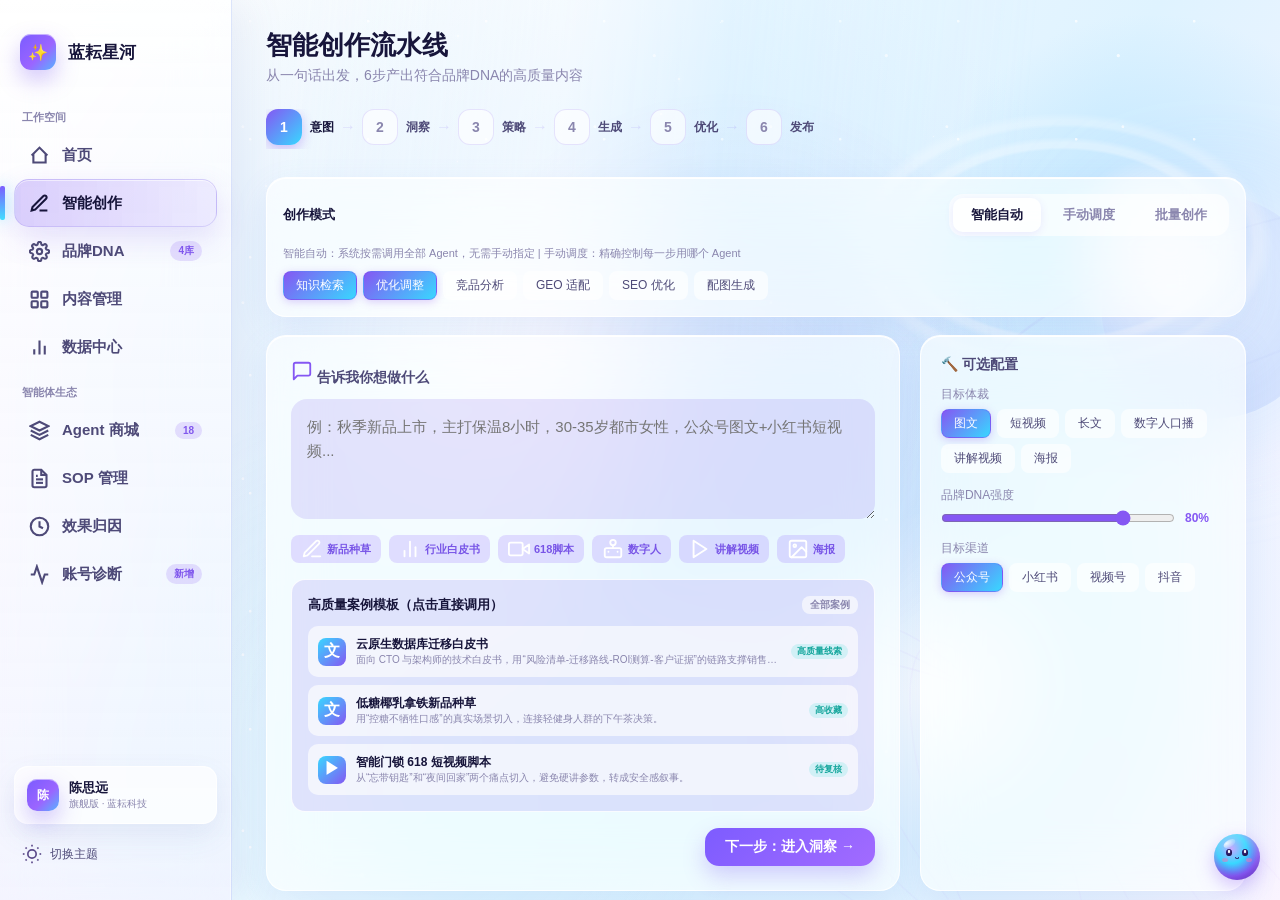
<file: prototypes/xinghe.html>
<!DOCTYPE html>
<html lang="zh-CN" data-theme="light">
<head>
<meta charset="UTF-8">
<meta name="viewport" content="width=device-width, initial-scale=1.0">
<title>蓝耘星河 · 星河营销智能体</title>
<link rel="stylesheet" href="../cursor.css?v=safari-touch-2"><script src="../cursor.js?v=safari-touch-2" defer></script>
<style>
/* ========== THEME VARIABLES ========== */
:root {
  /* Light theme (Galaxy Dawn) - bright airy white-blue with soft planet glow */
  --bg-canvas: #f5f7ff;
  --bg-grad-start: #ffffff;
  --bg-grad-mid: #f0f4ff;
  --bg-grad-end: #e8eeff;
  --text-primary: #1a1a3e;
  --text-secondary: #4a4a8a;
  --text-muted: #8892c4;
  --text-on-dark: #ffffff;
  --accent-primary: #7c3aed;
  --accent-secondary: #a78bfa;
  --accent-tertiary: #c084fc;
  --accent-glow: rgba(124,58,237,0.08);
  --card-bg: rgba(255,255,255,0.72);
  --card-bg-hover: rgba(255,255,255,0.88);
  --card-border: rgba(255,255,255,0.85);
  --card-border-hover: rgba(255,255,255,0.95);
  --sidebar-bg: rgba(255,255,255,0.55);
  --sidebar-border: rgba(200,210,255,0.40);
  --ring-color: #a78bfa;
  --ring-glow: rgba(167,139,250,0.20);
  --success: #16a34a;
  --warning: #ea580c;
  --danger: #dc2626;
  --star-opacity: 0.25;
  --glass-strength: 36px;
  --planet-base: #dbe4ff;
  --planet-shadow: rgba(167,180,250,0.25);
  --planet-glow: #c4d5fd;
  --orbit-color: rgba(124,140,237,0.15);
  --shadow-soft: rgba(124,140,237,0.04);
  --shadow-hover: rgba(124,140,237,0.08);
  --terminal-bg: rgba(30,20,60,0.85);
  --terminal-text: #c4b5fd;
  --theme-icon: url("data:image/svg+xml,%3Csvg xmlns='http://www.w3.org/2000/svg' width='20' height='20' viewBox='0 0 24 24' fill='none' stroke='%235b4a8a' stroke-width='2'%3E%3Ccircle cx='12' cy='12' r='5'/%3E%3Cline x1='12' y1='1' x2='12' y2='3'/%3E%3Cline x1='12' y1='21' x2='12' y2='23'/%3E%3Cline x1='4.22' y1='4.22' x2='5.64' y2='5.64'/%3E%3Cline x1='18.36' y1='18.36' x2='19.78' y2='19.78'/%3E%3Cline x1='1' y1='12' x2='3' y2='12'/%3E%3Cline x1='21' y1='12' x2='23' y2='12'/%3E%3Cline x1='4.22' y1='19.78' x2='5.64' y2='18.36'/%3E%3Cline x1='18.36' y1='5.64' x2='19.78' y2='4.22'/%3E%3C/svg%3E");
  --nebula-1: radial-gradient(circle at 80% 10%, rgba(180,190,255,0.12), transparent 55%);
  --nebula-2: radial-gradient(circle at 20% 80%, rgba(200,210,255,0.10), transparent 50%);
  --nebula-3: radial-gradient(circle at 50% 50%, rgba(220,225,255,0.08), transparent 60%);
  --bg-mist: rgba(240,245,255,0.5);
}

[data-theme="dark"] {
  /* Dark theme (Galaxy Night) - deep starry cosmos with purple-blue haze */
  --bg-canvas: #020208;
  --bg-grad-start: #040415;
  --bg-grad-mid: #060622;
  --bg-grad-end: #030310;
  --text-primary: #f0eaff;
  --text-secondary: #c8b5ff;
  --text-muted: #7a6db8;
  --text-on-dark: #ffffff;
  --accent-primary: #a78bfa;
  --accent-secondary: #c084fc;
  --accent-tertiary: #d8b4fe;
  --accent-glow: rgba(167,139,250,0.22);
  --card-bg: rgba(25,22,55,0.60);
  --card-bg-hover: rgba(35,30,75,0.72);
  --card-border: rgba(167,139,250,0.12);
  --card-border-hover: rgba(167,139,250,0.22);
  --sidebar-bg: rgba(18,15,45,0.65);
  --sidebar-border: rgba(167,139,250,0.08);
  --ring-color: #c084fc;
  --ring-glow: rgba(192,132,252,0.50);
  --success: #4ade80;
  --warning: #fb923c;
  --danger: #f87171;
  --star-opacity: 0.85;
  --glass-strength: 48px;
  --planet-base: #1a0e3c;
  --planet-shadow: rgba(167,139,250,0.5);
  --planet-glow: #a78bfa;
  --orbit-color: rgba(167,139,250,0.30);
  --shadow-soft: rgba(0,0,0,0.5);
  --shadow-hover: rgba(0,0,0,0.6);
  --terminal-bg: rgba(0,0,0,0.8);
  --terminal-text: #c4b5fd;
  --theme-icon: url("data:image/svg+xml,%3Csvg xmlns='http://www.w3.org/2000/svg' width='20' height='20' viewBox='0 0 24 24' fill='none' stroke='%23c8b5ff' stroke-width='2'%3E%3Cpath d='M21 12.79A9 9 0 1111.21 3 7 7 0 0021 12.79z'/%3E%3C/svg%3E");
  --nebula-1: radial-gradient(circle at 20% 30%, rgba(124,58,237,0.15), transparent 50%);
  --nebula-2: radial-gradient(circle at 80% 70%, rgba(167,139,250,0.12), transparent 50%);
  --nebula-3: radial-gradient(circle at 50% 50%, rgba(192,132,252,0.10), transparent 60%);
  --bg-mist: rgba(5,5,18,0.7);
}

/* ========== RESET & BASE ========== */
*{margin:0;padding:0;box-sizing:border-box;}
html,body{height:100%;overflow:hidden;}
body{font-family:'PingFang SC','Microsoft YaHei','SF Pro Display',-apple-system,sans-serif;color:var(--text-primary);background:var(--bg-canvas);transition:background-color 0.5s ease,color 0.5s ease;}

/* ========== ANIMATED BACKGROUND — Galaxy ========== */
.bg-canvas{position:fixed;inset:0;z-index:0;overflow:hidden;background:linear-gradient(180deg,var(--bg-grad-start) 0%,var(--bg-grad-mid) 40%,var(--bg-grad-end) 100%);}
.bg-canvas::before{content:'';position:absolute;inset:0;background:var(--nebula-1),var(--nebula-2),var(--nebula-3);pointer-events:none;}
[data-theme="dark"] .bg-canvas::after{content:'';position:absolute;inset:0;background:radial-gradient(circle at 70% 30%,rgba(100,60,200,0.10),transparent 55%),radial-gradient(circle at 30% 70%,rgba(60,40,150,0.08),transparent 50%);pointer-events:none;}

/* Light theme planet decoration (top-right) */
.planet-decoration{position:fixed;z-index:0;pointer-events:none;transition:opacity 0.8s ease;}
.planet-decoration.light-planet{top:-60px;right:-60px;width:360px;height:360px;opacity:1;}
[data-theme="dark"] .planet-decoration.light-planet{opacity:0;}
.planet-decoration.dark-planet{top:-20px;right:-10px;width:340px;height:340px;opacity:0;}
[data-theme="dark"] .planet-decoration.dark-planet{opacity:1;}

/* Orbit rings — visible in both themes, subtler in light */
.orbit-ring-wrap{position:fixed;inset:0;z-index:0;pointer-events:none;overflow:hidden;opacity:0.55;transition:opacity 0.8s ease;}
[data-theme="dark"] .orbit-ring-wrap{opacity:1;}
.orbit-ring{position:absolute;right:-10%;top:15%;width:600px;height:600px;pointer-events:none;}
.orbit-ring svg{width:100%;height:100%;}
.orbit-ellipse{fill:none;stroke:url(#orbitGradient);stroke-width:1;stroke-linecap:round;opacity:0.28;}
[data-theme="dark"] .orbit-ellipse{opacity:0.55;}
.blob{position:absolute;border-radius:50%;filter:blur(80px);opacity:var(--star-opacity);animation:float 20s ease-in-out infinite;}
.blob-1{width:480px;height:480px;background:var(--nebula-1);top:-120px;left:-120px;}
.blob-2{width:520px;height:520px;background:var(--nebula-2);bottom:-180px;right:-180px;animation-delay:-7s;}
.blob-3{width:380px;height:380px;background:var(--nebula-3);top:40%;left:50%;animation-delay:-14s;}
@keyframes float{0%,100%{transform:translate(0,0) scale(1);}33%{transform:translate(50px,-30px) scale(1.1);}66%{transform:translate(-30px,40px) scale(0.95);}}

/* Star field particles */
.star-field{position:fixed;inset:0;pointer-events:none;z-index:0;}
.star{position:absolute;width:2px;height:2px;border-radius:50%;background:white;opacity:0.4;animation:twinkle 3s ease-in-out infinite;}
[data-theme="dark"] .star{opacity:0.9;box-shadow:0 0 4px rgba(255,255,255,0.6),0 0 8px rgba(180,160,255,0.3);}
[data-theme="dark"] .star-field{filter:drop-shadow(0 0 2px rgba(255,255,255,0.5));}
[data-theme="light"] .star{opacity:0.35;box-shadow:0 0 2px rgba(255,255,255,0.3);}

/* ========== GALAXY RINGS (Dark Theme Only) ========== */
.galaxy-ring-wrap{position:fixed;inset:0;z-index:0;pointer-events:none;overflow:hidden;}
[data-theme="dark"] .galaxy-ring-wrap{opacity:1;}
.galaxy-ring-wrap{opacity:0;transition:opacity 0.8s ease;}
.galaxy-ring{position:absolute;right:-10%;top:45%;transform:translateY(-50%);width:560px;height:560px;pointer-events:none;}
.galaxy-ring svg{width:100%;height:100%;opacity:0.4;}
[data-theme="dark"] .galaxy-ring svg{opacity:0.95;}

/* Milky Way dust band — dark theme only */
.milkyway-band{position:fixed;z-index:0;pointer-events:none;top:-10%;right:-15%;width:120%;height:70%;
  background:linear-gradient(115deg,transparent 30%,rgba(180,170,255,0.05) 42%,rgba(210,200,255,0.10) 48%,rgba(180,170,255,0.06) 54%,transparent 65%);
  transform:rotate(-18deg);opacity:0;transition:opacity 0.8s ease;filter:blur(2px);}
[data-theme="dark"] .milkyway-band{opacity:1;}
.galaxy-spiral{fill:none;stroke:url(#galaxyGradient);stroke-width:1.2;stroke-linecap:round;opacity:0.4;}
[data-theme="dark"] .galaxy-spiral{opacity:0.7;}
.galaxy-star-dot{fill:white;opacity:0.3;animation:twinkle 3s ease-in-out infinite;}
[data-theme="dark"] .galaxy-star-dot{opacity:0.6;}
[data-theme="dark"] .galaxy-ring-wrap .dust-particle{position:absolute;width:2px;height:2px;border-radius:50%;background:rgba(200,180,255,0.3);opacity:0.6;animation:float 8s ease-in-out infinite;}

/* Cosmic dust particles */
.cosmic-dust{position:fixed;inset:0;pointer-events:none;z-index:0;}
[data-theme="dark"] .cosmic-dust{opacity:1;}
.cosmic-dust{opacity:0;transition:opacity 0.8s ease;}

/* ========== LAYOUT ========== */
.app{position:relative;z-index:1;display:flex;height:100vh;}

/* ========== SIDEBAR (Galaxy Glass) ========== */
.sidebar{width:240px;flex-shrink:0;padding:20px 0;display:flex;flex-direction:column;gap:4px;
  background:var(--sidebar-bg);backdrop-filter:blur(var(--glass-strength)) saturate(180%);-webkit-backdrop-filter:blur(var(--glass-strength)) saturate(180%);
  border-right:1px solid var(--sidebar-border);box-shadow:4px 0 30px rgba(124,58,237,0.04);transition:background 0.5s ease;}
[data-theme="dark"] .sidebar{box-shadow:4px 0 30px rgba(0,0,0,0.3),inset -1px 0 0 rgba(167,139,250,0.08);}
.sidebar-logo{padding:16px 24px 20px;display:flex;align-items:center;gap:10px;}
.logo-orb{width:32px;height:32px;border-radius:10px;background:linear-gradient(135deg,var(--accent-primary),var(--accent-secondary));box-shadow:0 4px 12px rgba(124,58,237,0.4);display:flex;align-items:center;justify-content:center;font-size:16px;}
.logo-text{font-size:16px;font-weight:700;color:var(--text-primary);letter-spacing:0.5px;}
.nav-section{padding:8px 16px;}
.nav-section-title{font-size:10px;text-transform:uppercase;letter-spacing:1.5px;color:var(--text-muted);padding:8px 12px 6px;font-weight:600;}
.nav-item{display:flex;align-items:center;gap:12px;padding:11px 12px;border-radius:14px;cursor:pointer;color:var(--text-secondary);font-size:14px;font-weight:500;transition:all 0.25s cubic-bezier(0.4,0,0.2,1);position:relative;}
.nav-item:hover{background:var(--accent-glow);color:var(--text-primary);}
.nav-item.active{background:var(--accent-glow);color:var(--text-primary);box-shadow:0 2px 12px rgba(124,58,237,0.12);}
.nav-item.active::before{content:'';position:absolute;left:-16px;top:50%;transform:translateY(-50%);width:4px;height:20px;border-radius:2px;background:linear-gradient(180deg,var(--accent-primary),var(--accent-secondary));}
.nav-item svg{width:20px;height:20px;flex-shrink:0;}
.nav-badge{margin-left:auto;font-size:10px;padding:2px 7px;border-radius:8px;background:var(--accent-glow);color:var(--accent-primary);font-weight:600;}
.sidebar-footer{margin-top:auto;padding:12px 16px;}
.user-card{display:flex;align-items:center;gap:10px;padding:10px 12px;border-radius:14px;background:var(--card-bg);cursor:pointer;transition:all 0.25s;}
.user-card:hover{background:var(--card-bg-hover);}
.user-avatar{width:32px;height:32px;border-radius:10px;background:linear-gradient(135deg,var(--accent-primary),var(--accent-secondary));display:flex;align-items:center;justify-content:center;font-size:14px;color:white;font-weight:600;}
.user-info{flex:1;min-width:0;}
.user-name{font-size:13px;font-weight:600;color:var(--text-primary);}
.user-plan{font-size:10px;color:var(--text-muted);}

/* Theme toggle button in sidebar */
.theme-toggle-btn{display:flex;align-items:center;gap:8px;padding:8px 16px;margin-top:8px;cursor:pointer;transition:all 0.25s;}
.theme-toggle-btn:hover{background:var(--accent-glow);border-radius:10px;}
.theme-icon{width:20px;height:20px;background-image:var(--theme-icon);background-size:contain;background-repeat:no-repeat;}

/* ========== MAIN CONTENT ========== */
.main{flex:1;overflow-y:auto;overflow-x:hidden;position:relative;}
.main::-webkit-scrollbar{width:6px;}
.main::-webkit-scrollbar-track{background:transparent;}
.main::-webkit-scrollbar-thumb{background:var(--accent-glow);border-radius:3px;}
.page{display:none;padding:28px 36px;min-height:100%;animation:fadeIn 0.4s ease;}
.page.active{display:block;}
@keyframes fadeIn{from{opacity:0;transform:translateY(12px);}to{opacity:1;transform:translateY(0);}}

/* ========== GLASS CARD ========== */
.glass{background:var(--card-bg);backdrop-filter:blur(var(--glass-strength)) saturate(160%);-webkit-backdrop-filter:blur(var(--glass-strength)) saturate(160%);border:1px solid var(--card-border);border-radius:20px;box-shadow:0 4px 24px var(--shadow-soft),inset 0 1px 0 var(--card-border-hover);transition:all 0.5s ease;}
.glass-hover{transition:all 0.3s cubic-bezier(0.4,0,0.2,1);}
.glass-hover:hover{transform:translateY(-2px);box-shadow:0 8px 32px var(--shadow-hover),inset 0 1px 0 var(--card-border-hover);background:var(--card-bg-hover);}
[data-theme="dark"] .glass{box-shadow:0 4px 24px var(--shadow-soft),0 0 1px rgba(167,139,250,0.15),inset 0 1px 0 rgba(255,255,255,0.05);}
[data-theme="dark"] .glass-hover:hover{box-shadow:0 8px 32px var(--shadow-hover),0 0 16px rgba(167,139,250,0.15),inset 0 1px 0 rgba(255,255,255,0.08);}

/* ========== PAGE HEADER ========== */
.page-header{margin-bottom:24px;}
.page-title{font-size:26px;font-weight:700;color:var(--text-primary);letter-spacing:-0.5px;}
.page-sub{font-size:14px;color:var(--text-muted);margin-top:4px;}

/* ========== GLASS BOT (smaller 46px) ========== */
.bot-container{position:fixed;bottom:20px;right:20px;z-index:100;transition:all 0.3s cubic-bezier(0.4,0,0.2,1);}
.bot-orb{width:46px;height:46px;border-radius:50%;cursor:grab;position:relative;overflow:hidden;
  background:radial-gradient(circle at 38% 32%,var(--accent-tertiary) 0%,var(--accent-secondary) 35%,var(--accent-primary) 65%,#5b21b9 90%,#4c1d95 100%);
  box-shadow:0 6px 18px rgba(139,92,246,0.35),inset 0 -4px 10px rgba(91,33,182,0.2),inset 0 4px 10px rgba(255,255,255,0.3);
  animation:bob 3s ease-in-out infinite;transition:transform 0.3s,box-shadow 0.3s;}
.bot-orb:active{cursor:grabbing;}
.bot-orb:hover{transform:scale(1.1);box-shadow:0 10px 26px rgba(139,92,246,0.45),inset 0 -4px 10px rgba(91,33,182,0.25),inset 0 4px 10px rgba(255,255,255,0.4);}
/* 单一左上高光 */
.bot-orb::before{content:'';position:absolute;top:6px;left:9px;width:13px;height:7px;border-radius:50%;
  background:radial-gradient(ellipse at 30% 30%,rgba(255,255,255,0.85) 0%,rgba(255,255,255,0.35) 50%,rgba(255,255,255,0) 100%);
  transform:rotate(-30deg);pointer-events:none;z-index:1;}
@keyframes bob{0%,100%{transform:translateY(0);}50%{transform:translateY(-6px);}}

/* Bot face - 缩小后 34x20 */
.bot-face{position:absolute;top:50%;left:50%;transform:translate(-50%,-50%);width:34px;height:20px;z-index:2;}
.bot-eye{position:absolute;width:6px;height:7px;border-radius:50%;background:#2d1b69;top:2px;transition:all 0.3s;box-shadow:inset -0.5px -1px 1px rgba(0,0,0,0.35);}
[data-theme="dark"] .bot-eye{background:#e8e0fe;}
.bot-eye::after{content:'';position:absolute;top:1px;left:1.5px;width:2.5px;height:2.5px;border-radius:50%;background:white;box-shadow:0 0 1px rgba(255,255,255,0.8);}
.bot-eye-l{left:6px;}
.bot-eye-r{right:6px;}
/* 腮红 */
.bot-cheek{position:absolute;width:6px;height:4px;border-radius:50%;background:rgba(244,114,182,0.5);top:11px;filter:blur(0.6px);}
.bot-cheek-l{left:2px;}
.bot-cheek-r{right:2px;}
/* 小嘴 */
.bot-mouth{position:absolute;width:4px;height:2px;border-radius:0 0 4px 4px;border:1.5px solid #2d1b69;border-top:none;top:10px;left:50%;transform:translateX(-50%);transition:all 0.3s;background:transparent;}
[data-theme="dark"] .bot-mouth{border-color:#e8e0fe;}

/* Bot expressions */
.bot-orb[data-expression="happy"] .bot-eye{height:5px;top:3px;border-radius:8px 8px 4px 4px;}
.bot-orb[data-expression="happy"] .bot-eye::after{display:none;}
.bot-orb[data-expression="happy"] .bot-mouth{width:5px;height:2.5px;border-radius:0 0 5px 5px;border-width:1.5px;left:50%;transform:translateX(-50%);top:10px;}
.bot-orb[data-expression="thinking"] .bot-eye-l{transform:translateY(-2px);}
.bot-orb[data-expression="thinking"] .bot-eye-r{height:4px;top:3px;}
.bot-orb[data-expression="thinking"] .bot-mouth{width:2.5px;height:2.5px;border-radius:50%;border:1.5px solid #2d1b69;border-top:none;left:50%;transform:translateX(-50%);top:10px;}
[data-theme="dark"] .bot-orb[data-expression="thinking"] .bot-mouth{border-color:#e8e0fe;}
.bot-orb[data-expression="surprised"] .bot-eye{width:7px;height:8px;}
.bot-orb[data-expression="surprised"] .bot-mouth{width:4px;height:4px;border-radius:50%;border:1.5px solid #2d1b69;left:50%;transform:translateX(-50%);top:10px;}
[data-theme="dark"] .bot-orb[data-expression="surprised"] .bot-mouth{border-color:#e8e0fe;}
.bot-orb[data-expression="sleeping"] .bot-eye{height:2px;top:5px;border-radius:2px;background:#5b4a8a;}
.bot-orb[data-expression="sleeping"] .bot-eye::after{display:none;}
.bot-orb[data-expression="sleeping"] .bot-mouth{width:4px;height:1.5px;border-radius:4px;border:1.5px solid #5b4a8a;border-top:none;left:50%;transform:translateX(-50%);top:14px;}

/* Bot tooltip */
.bot-tooltip{position:absolute;bottom:56px;right:0;background:rgba(45,27,105,0.9);backdrop-filter:blur(10px);color:white;font-size:11px;padding:5px 8px;border-radius:6px;white-space:nowrap;opacity:0;pointer-events:none;transition:all 0.25s;transform:translateY(4px);}
.bot-tooltip.show{opacity:1;transform:translateY(0);}
.bot-tooltip::after{content:'';position:absolute;bottom:-4px;right:16px;width:0;height:0;border:4px solid transparent;border-top-color:rgba(45,27,105,0.9);}

/* ========== UNIVERSAL TOOLTIP ========== */
[data-tip]{position:relative;}
[data-tip]::after{content:attr(data-tip);position:absolute;bottom:calc(100% + 8px);left:50%;transform:translateX(-50%) translateY(4px);
  background:rgba(45,27,105,0.95);backdrop-filter:blur(10px);color:white;font-size:12px;font-weight:500;line-height:1;
  padding:6px 10px;border-radius:6px;white-space:nowrap;opacity:0;pointer-events:none;
  transition:all 0.18s ease;z-index:1000;letter-spacing:0;}
[data-tip]::before{content:'';position:absolute;bottom:calc(100% + 4px);left:50%;transform:translateX(-50%);
  border:4px solid transparent;border-top-color:rgba(45,27,105,0.95);opacity:0;transition:opacity 0.18s;z-index:1000;}
[data-tip]:hover::after,[data-tip]:hover::before{opacity:1;transform:translateX(-50%) translateY(0);}

/* Bot chat */
.bot-chat{position:absolute;bottom:56px;right:0;width:300px;max-height:380px;
  background:var(--card-bg);backdrop-filter:blur(40px) saturate(180%);-webkit-backdrop-filter:blur(40px) saturate(180%);
  border:1px solid var(--card-border);border-radius:20px;box-shadow:0 12px 48px rgba(124,58,237,0.15);
  display:none;flex-direction:column;overflow:hidden;}
.bot-chat.open{display:flex;animation:chatOpen 0.3s ease;}
@keyframes chatOpen{from{opacity:0;transform:translateY(20px) scale(0.95);}to{opacity:1;transform:translateY(0) scale(1);}}
.bot-chat-header{padding:14px 18px;display:flex;align-items:center;gap:10px;border-bottom:1px solid var(--card-border);}
.bot-chat-header .bot-orb{width:26px;height:26px;cursor:default;animation:none;}
.bot-chat-header .bot-orb::before{top:4px;left:6px;width:5px;height:5px;}
.bot-chat-title{font-size:14px;font-weight:600;color:var(--text-primary);}
.bot-chat-status{font-size:11px;color:var(--text-muted);}
.bot-messages{padding:16px;overflow-y:auto;max-height:240px;flex:1;}
.bot-messages::-webkit-scrollbar{width:4px;}
.bot-messages::-webkit-scrollbar-thumb{background:var(--accent-glow);border-radius:2px;}
.bot-msg{margin-bottom:12px;font-size:13px;line-height:1.6;max-width:85%;}
.bot-msg-ai{color:var(--text-secondary);}
.bot-msg-user{margin-left:auto;text-align:right;color:var(--accent-primary);}
.bot-input{padding:12px 16px;border-top:1px solid var(--card-border);display:flex;gap:8px;}
.bot-input input{flex:1;border:none;background:rgba(255,255,255,0.2);border-radius:12px;padding:10px 14px;font-size:13px;color:var(--text-primary);outline:none;}
[data-theme="dark"] .bot-input input{background:rgba(255,255,255,0.1);}
.bot-input input::placeholder{color:var(--text-muted);}
.bot-input button{border:none;background:linear-gradient(135deg,var(--accent-primary),var(--accent-secondary));color:white;border-radius:12px;padding:0 16px;cursor:pointer;font-size:13px;transition:all 0.2s;}
.bot-input button:hover{transform:scale(1.05);box-shadow:0 4px 12px rgba(124,58,237,0.4);}

/* ========== BUTTONS ========== */
.btn{border:none;cursor:pointer;border-radius:14px;font-size:14px;font-weight:600;transition:all 0.25s cubic-bezier(0.4,0,0.2,1);display:inline-flex;align-items:center;gap:8px;padding:10px 20px;}
.btn-primary{background:linear-gradient(135deg,var(--accent-primary),var(--accent-secondary));color:white;box-shadow:0 4px 16px rgba(124,58,237,0.3);}
.btn-primary:hover{transform:translateY(-1px);box-shadow:0 6px 20px rgba(124,58,237,0.4);}
.btn-glass{background:var(--card-bg);backdrop-filter:blur(20px);color:var(--text-primary);border:1px solid var(--card-border);}
.btn-glass:hover{background:var(--card-bg-hover);transform:translateY(-1px);}
.btn-sm{padding:7px 14px;font-size:12px;border-radius:10px;}

/* ========== GRID ========== */
.grid-2{display:grid;grid-template-columns:repeat(2,1fr);gap:16px;}
.grid-3{display:grid;grid-template-columns:repeat(3,1fr);gap:16px;}
.grid-4{display:grid;grid-template-columns:repeat(4,1fr);gap:16px;}
.grid-5{display:grid;grid-template-columns:repeat(5,1fr);gap:16px;}

/* ========== MISC ========== */
.tag{display:inline-flex;align-items:center;gap:4px;padding:3px 10px;border-radius:8px;font-size:11px;font-weight:600;}
.tag-purple{background:var(--accent-glow);color:var(--accent-primary);}
.tag-green{background:rgba(34,197,94,0.12);color:var(--success);}
.tag-orange{background:rgba(249,115,22,0.12);color:var(--warning);}
.tag-blue{background:rgba(59,130,246,0.12);color:#2563eb;}
.tag-pink{background:rgba(236,72,153,0.12);color:#ec4899;}
.tag-amber{background:rgba(245,158,11,0.12);color:#d97706;}
.option-chip{background:var(--card-bg);color:var(--text-secondary);padding:5px 12px;border-radius:8px;font-size:12px;font-weight:500;cursor:pointer;border:1px solid transparent;transition:all 0.2s;user-select:none;}
.option-chip:hover{background:var(--accent-glow);color:var(--accent-primary);}
.option-chip.active{background:linear-gradient(135deg,var(--accent-primary),var(--accent-secondary));color:white;border-color:rgba(124,58,237,0.3);box-shadow:0 2px 8px rgba(124,58,237,0.25);}
.divider{height:1px;background:linear-gradient(90deg,transparent,var(--accent-glow),transparent);margin:20px 0;}

/* DNA inject badge */
.dna-badge{display:inline-flex;align-items:center;gap:4px;padding:2px 8px;border-radius:6px;font-size:10px;font-weight:600;background:var(--accent-glow);color:var(--accent-primary);}
.dna-pulse{display:inline-block;width:6px;height:6px;border-radius:50%;background:var(--accent-secondary);animation:pulse 1.5s ease-in-out infinite;}
@keyframes pulse{0%,100%{opacity:0.4;transform:scale(0.8);}50%{opacity:1;transform:scale(1.2);}}

/* Progress bar */
.progress-bar{height:6px;border-radius:3px;background:var(--accent-glow);overflow:hidden;}
.progress-fill{height:100%;border-radius:3px;background:linear-gradient(90deg,var(--accent-primary),var(--accent-secondary));transition:width 0.6s ease;}

/* Step indicator */
.step-line{display:flex;align-items:center;gap:0;margin-bottom:28px;overflow-x:auto;padding-bottom:4px;}
.step-line::-webkit-scrollbar{height:4px;}
.step-line::-webkit-scrollbar-thumb{background:var(--accent-glow);border-radius:2px;}
.step-item{display:flex;align-items:center;gap:8px;flex-shrink:0;cursor:pointer;transition:all 0.25s;}
.step-circle{width:36px;height:36px;border-radius:12px;display:flex;align-items:center;justify-content:center;font-size:14px;font-weight:700;transition:all 0.3s;}
.step-item.todo .step-circle{background:var(--card-bg);color:var(--text-muted);border:1.5px solid var(--accent-glow);}
.step-item.active .step-circle{background:linear-gradient(135deg,var(--accent-primary),var(--accent-secondary));color:white;box-shadow:0 4px 12px rgba(124,58,237,0.3);}
.step-item.done .step-circle{background:var(--accent-glow);color:var(--accent-primary);}
.step-label{font-size:12px;font-weight:600;color:var(--text-secondary);white-space:nowrap;}
.step-item.active .step-label{color:var(--text-primary);}
.step-item.done .step-label{color:var(--accent-primary);}
.step-arrow{color:var(--accent-glow);font-size:16px;margin:0 6px;flex-shrink:0;}

/* Flywheel SVG */
.flywheel-container{position:relative;width:100%;display:flex;justify-content:center;align-items:center;padding:20px 0;}
.flywheel-svg{width:340px;height:340px;}
.flywheel-node{cursor:pointer;transition:all 0.3s;}
.flywheel-node:hover{transform:scale(1.05);}
.flywheel-orbit{animation:rotate 60s linear infinite;transform-origin:center;}
@keyframes rotate{from{transform:rotate(0deg);}to{transform:rotate(360deg);}}

/* Planet / Galaxy ring element for homepage */
.planet-ring{width:200px;height:200px;position:relative;margin:0 auto 20px;}
.planet-ring svg{width:100%;height:100%;}
.planet-ring-inner{position:absolute;top:50%;left:50%;transform:translate(-50%,-50%);text-align:center;}
.planet-ring-inner .stat-value{font-size:32px;font-weight:800;color:var(--text-primary);}
.planet-ring-inner .stat-label{font-size:11px;color:var(--text-muted);margin-top:2px;}

/* Planet card for home page */
.planet-card{border-radius:50%;background:radial-gradient(circle at 35% 30%,var(--planet-glow),var(--planet-base) 60%);box-shadow:0 0 40px var(--planet-shadow),inset -10px -10px 30px rgba(0,0,0,0.1);position:relative;overflow:hidden;}
[data-theme="dark"] .planet-card{box-shadow:0 0 60px var(--planet-shadow),0 0 120px rgba(167,139,250,0.15),inset -10px -10px 30px rgba(0,0,0,0.3);}
.planet-card::before{content:'';position:absolute;top:10%;left:15%;width:30%;height:20%;border-radius:50%;background:radial-gradient(ellipse,rgba(255,255,255,0.4),transparent);transform:rotate(-30deg);}
.planet-card::after{content:'';position:absolute;inset:0;border-radius:50%;box-shadow:inset 0 0 30px rgba(124,58,237,0.1);}
.planet-ring-outer{position:absolute;inset:-10px;border-radius:50%;border:2px solid var(--ring-color);opacity:0.3;animation:rotate 20s linear infinite;}
.planet-ring-inner2{position:absolute;inset:-30px;border-radius:50%;border:1px dashed var(--ring-color);opacity:0.2;animation:rotate 40s linear infinite reverse;}
.planet-ring-dot{position:absolute;width:8px;height:8px;border-radius:50%;background:var(--accent-secondary);box-shadow:0 0 10px var(--accent-secondary);}

/* Agent card */
.agent-card{padding:18px;cursor:pointer;transition:all 0.3s;position:relative;overflow:hidden;}
.agent-card:hover{transform:translateY(-3px);}
.agent-icon{width:44px;height:44px;border-radius:14px;display:flex;align-items:center;justify-content:center;font-size:22px;margin-bottom:12px;}
.agent-name{font-size:15px;font-weight:700;color:var(--text-primary);margin-bottom:4px;}
.agent-desc{font-size:12px;color:var(--text-muted);line-height:1.5;margin-bottom:10px;}
.agent-tags{display:flex;gap:6px;flex-wrap:wrap;}

/* Modal */
.modal-overlay{position:fixed;inset:0;z-index:200;display:none;align-items:center;justify-content:center;padding:40px;}
.modal-overlay.open{display:flex;animation:fadeIn 0.3s ease;}
.modal-backdrop{position:absolute;inset:0;background:rgba(10,10,18,0.5);backdrop-filter:blur(8px);}
.modal-box{position:relative;max-width:680px;width:100%;max-height:80vh;overflow-y:auto;animation:modalIn 0.35s cubic-bezier(0.34,1.56,0.64,1);}
@keyframes modalIn{from{opacity:0;transform:scale(0.9) translateY(20px);}to{opacity:1;transform:scale(1) translateY(0);}}

/* Toast */
.toast{position:fixed;top:24px;left:50%;transform:translateX(-50%) translateY(-100px);z-index:300;
  background:var(--card-bg);backdrop-filter:blur(30px);border:1px solid var(--card-border);
  border-radius:16px;padding:12px 24px;font-size:14px;font-weight:600;color:var(--text-primary);
  box-shadow:0 8px 32px rgba(124,58,237,0.15);transition:transform 0.4s cubic-bezier(0.34,1.56,0.64,1);display:flex;align-items:center;gap:8px;}
.toast.show{transform:translateX(-50%) translateY(0);}

/* Typing dots */
.typing-dot{display:inline-block;width:6px;height:6px;border-radius:50%;background:var(--accent-secondary);animation:typing 1.4s ease-in-out infinite;}
.typing-dot:nth-child(2){animation-delay:0.2s;}
.typing-dot:nth-child(3){animation-delay:0.4s;}
@keyframes typing{0%,60%,100%{transform:translateY(0);opacity:0.4;}30%{transform:translateY(-6px);opacity:1;}}

/* Tab */
.tab-bar{display:flex;gap:4px;padding:4px;background:var(--card-bg);border-radius:14px;margin-bottom:20px;width:fit-content;}
.tab{padding:8px 18px;border-radius:10px;font-size:13px;font-weight:600;color:var(--text-muted);cursor:pointer;transition:all 0.25s;}
.tab:hover{color:var(--text-secondary);}
.tab.active{background:var(--card-bg-hover);color:var(--text-primary);box-shadow:0 2px 8px rgba(124,58,237,0.1);}

/* Stat card */
.stat-card{padding:20px;}
.stat-label{font-size:12px;color:var(--text-muted);font-weight:600;margin-bottom:8px;}
.stat-value{font-size:28px;font-weight:800;color:var(--text-primary);letter-spacing:-1px;}
.stat-trend{font-size:11px;margin-top:6px;color:var(--text-muted);}
.stat-trend.up{color:var(--success);}

/* Calendar */
.cal-grid{display:grid;grid-template-columns:repeat(7,1fr);gap:8px;}
.cal-day{aspect-ratio:1;border-radius:12px;padding:8px;font-size:12px;cursor:pointer;transition:all 0.2s;position:relative;color:var(--text-primary);}
.cal-day:hover{transform:scale(1.05);background:var(--card-bg);}
.cal-day-header{text-align:center;font-size:11px;font-weight:700;color:var(--text-muted);padding:8px 0;}
.cal-event{position:absolute;bottom:4px;left:4px;right:4px;height:4px;border-radius:2px;}

/* Sandbox terminal */
.terminal{background:var(--terminal-bg);border-radius:14px;padding:16px;font-family:'Consolas','Monaco',monospace;font-size:12px;color:var(--terminal-text);max-height:200px;overflow-y:auto;line-height:1.8;}
.terminal-line{white-space:pre-wrap;}
.terminal-prompt{color:#a78bfa;font-weight:700;}
.terminal-out{color:#ddd6fe;}
.terminal-success{color:#86efac;}
.terminal-err{color:#fca5a5;}

/* Upload area */
.upload-area{border:2px dashed var(--accent-glow);border-radius:14px;padding:24px;text-align:center;cursor:pointer;transition:all 0.25s;}
.upload-area:hover{border-color:var(--accent-secondary);background:var(--accent-glow);}
.upload-area.dragover{border-color:var(--accent-primary);background:var(--accent-glow);}

/* Material upload for explainer video */
.material-upload{margin-top:14px;padding:16px;background:var(--card-bg);border-radius:14px;border:1px solid var(--card-border);display:none;}
.material-upload.active{display:block;animation:fadeIn 0.3s ease;}
.material-upload .input-row{display:flex;gap:10px;margin-bottom:10px;}
.material-upload .input-row input{flex:1;border:none;background:rgba(255,255,255,0.3);border-radius:10px;padding:10px 14px;font-size:13px;color:var(--text-primary);outline:none;}
[data-theme="dark"] .material-upload .input-row input{background:rgba(255,255,255,0.1);}

/* Batch mode panel */
.batch-panel{margin-top:16px;padding:16px;background:var(--card-bg);border-radius:14px;border:1px solid var(--card-border);display:none;}
.batch-panel.active{display:block;animation:fadeIn 0.3s ease;}

/* Cost highlight */
.cost-highlight{background:linear-gradient(135deg,rgba(34,197,94,0.08),rgba(34,197,94,0.04));border:1px solid rgba(34,197,94,0.15);border-radius:12px;padding:12px 16px;margin-bottom:16px;}
.cost-highlight .cost-row{display:flex;justify-content:space-between;align-items:center;}
.cost-highlight .cost-label{font-size:11px;color:var(--text-muted);}
.cost-highlight .cost-value{font-size:18px;font-weight:800;color:var(--success);}
.cost-highlight .cost-saved{font-size:11px;color:var(--success);margin-top:4px;}

/* Digital human preview */
.avatar-preview{width:80px;height:80px;border-radius:50%;background:linear-gradient(135deg,var(--accent-secondary),var(--accent-primary));display:flex;align-items:center;justify-content:center;font-size:32px;box-shadow:0 4px 16px rgba(124,58,237,0.3);margin:0 auto 8px;}

/* Star currency chip */
.star-coin{display:inline-flex;align-items:center;gap:4px;padding:4px 10px;border-radius:10px;background:linear-gradient(135deg,rgba(124,58,237,0.12),rgba(167,139,250,0.12));font-size:12px;font-weight:600;color:var(--accent-primary);}
.star-coin::before{content:'\2726';font-size:11px;}

/* Home chat panel */
.home-chat-panel{display:flex;flex-direction:column;min-height:280px;position:relative;}
.home-chat-messages{flex:1;padding:14px 18px;overflow-y:auto;max-height:180px;min-height:120px;display:flex;flex-direction:column;gap:10px;}
.home-chat-msg{background:var(--accent-glow);border-radius:12px;padding:10px 14px;font-size:12px;line-height:1.7;color:var(--text-secondary);align-self:flex-start;max-width:85%;}
.home-chat-msg.user{background:linear-gradient(135deg,var(--accent-primary),var(--accent-secondary));color:white;align-self:flex-end;}
.home-chat-input-area{padding:12px 18px;border-top:1px solid var(--card-border);display:flex;gap:8px;}
.home-chat-input-area input{flex:1;border:none;background:rgba(255,255,255,0.3);border-radius:12px;padding:9px 14px;font-size:12px;color:var(--text-primary);outline:none;}
[data-theme="dark"] .home-chat-input-area input{background:rgba(255,255,255,0.1);}
.home-chat-input-area input::placeholder{color:var(--text-muted);}
.home-chat-input-area button{padding:8px 14px;font-size:12px;}

/* Chat message bubbles for Step4 */
.chat-msg{display:flex;gap:8px;align-items:flex-start;animation:fadeIn 0.3s ease;}
.chat-msg-ai{}
.chat-msg-user{flex-direction:row-reverse;}
.chat-avatar{width:28px;height:28px;border-radius:50%;background:linear-gradient(135deg,var(--accent-primary),var(--accent-secondary));display:flex;align-items:center;justify-content:center;color:white;font-size:12px;flex-shrink:0;}
.chat-avatar.user{background:var(--accent-glow);color:var(--text-primary);}
.chat-bubble{max-width:85%;padding:12px 16px;border-radius:14px;font-size:13px;line-height:1.7;color:var(--text-primary);background:var(--accent-glow);word-break:break-word;}
.chat-msg-user .chat-bubble{background:linear-gradient(135deg,var(--accent-primary),var(--accent-secondary));color:white;border-radius:14px;}
.chat-actions{display:flex;gap:6px;margin-top:6px;padding-left:36px;}
.chat-action-btn{font-size:11px;padding:4px 10px;border-radius:8px;background:var(--card-bg);border:1px solid var(--card-border);color:var(--text-secondary);cursor:pointer;transition:all 0.2s;}
.chat-action-btn:hover{border-color:var(--accent-primary);color:var(--accent-primary);}

/* Neon-outlined recent-work cards (dark theme galaxy style) */
[data-theme="dark"] .recent-card-cyan{border-color:rgba(56,214,255,0.55);box-shadow:0 0 0 1px rgba(56,214,255,0.18),0 4px 22px rgba(56,214,255,0.16);}
[data-theme="dark"] .recent-card-cyan:hover{border-color:rgba(56,214,255,0.85);box-shadow:0 0 0 1px rgba(56,214,255,0.3),0 6px 28px rgba(56,214,255,0.28);}
[data-theme="dark"] .recent-card-violet{border-color:rgba(192,132,252,0.55);box-shadow:0 0 0 1px rgba(192,132,252,0.18),0 4px 22px rgba(192,132,252,0.18);}
[data-theme="dark"] .recent-card-violet:hover{border-color:rgba(232,150,255,0.85);box-shadow:0 0 0 1px rgba(232,150,255,0.3),0 6px 28px rgba(232,150,255,0.3);}
[data-theme="dark"] .recent-card-pink{border-color:rgba(244,114,182,0.55);box-shadow:0 0 0 1px rgba(244,114,182,0.18),0 4px 22px rgba(244,114,182,0.18);}
[data-theme="dark"] .recent-card-pink:hover{border-color:rgba(244,114,182,0.85);box-shadow:0 0 0 1px rgba(244,114,182,0.3),0 6px 28px rgba(244,114,182,0.3);}

/* Quick action chips on homepage */
.quick-chip{background:var(--card-bg);border:1px solid var(--card-border);border-radius:10px;padding:12px;cursor:pointer;transition:all 0.2s;}
.quick-chip:hover{border-color:var(--accent-secondary);transform:translateY(-1px);box-shadow:0 2px 8px rgba(124,58,237,0.1);}
.quick-chip .icon-wrap{margin-bottom:6px;}
.quick-chip .chip-title{font-size:12px;font-weight:600;color:var(--text-primary);}
.quick-chip .chip-sub{font-size:9px;color:var(--text-muted);margin-top:2px;}

/* Content type tabs for Step4 multimodal */
.content-type-tabs{display:flex;gap:6px;flex-wrap:wrap;margin-bottom:14px;padding-bottom:12px;border-bottom:1px solid var(--accent-glow);}
.content-type-tab{display:flex;align-items:center;gap:5px;padding:7px 14px;border-radius:10px;background:var(--card-bg);border:1px solid var(--card-border);cursor:pointer;font-size:12px;color:var(--text-secondary);transition:all 0.2s;font-weight:500;}
.content-type-tab:hover{border-color:var(--accent-secondary);color:var(--text-primary);}
.content-type-tab.active{background:linear-gradient(135deg,var(--accent-primary),var(--accent-secondary));color:white;border-color:transparent;box-shadow:0 2px 10px rgba(124,58,237,0.25);}
.content-type-tab svg{width:14px;height:14px;}

/* Multimodal preview cards */
.media-card{border-radius:14px;overflow:hidden;background:var(--card-bg);border:1px solid var(--card-border);margin-top:4px;}
.media-card-head{display:flex;align-items:center;justify-content:space-between;padding:10px 14px;background:var(--accent-glow);}
.media-card-title{font-size:12px;font-weight:600;color:var(--text-primary);}
.media-card-body{padding:14px;}
.media-grid{display:grid;grid-template-columns:repeat(2,1fr);gap:10px;}
.img-preview{aspect-ratio:1;border-radius:10px;display:flex;align-items:center;justify-content:center;flex-direction:column;gap:6px;position:relative;overflow:hidden;}
.img-preview .img-shimmer{position:absolute;inset:0;background:linear-gradient(110deg,transparent 30%,rgba(255,255,255,0.35) 50%,transparent 70%);background-size:200% 100%;animation:shimmer 1.6s infinite;}
@keyframes shimmer{0%{background-position:200% 0;}100%{background-position:-200% 0;}}
.img-meta{font-size:10px;color:var(--text-muted);text-align:center;padding:0 4px;z-index:1;position:relative;}
.img-style-tag{position:absolute;top:6px;left:6px;font-size:9px;padding:2px 7px;border-radius:6px;background:rgba(0,0,0,0.35);color:white;z-index:2;backdrop-filter:blur(4px);}

.storyboard{display:flex;flex-direction:column;gap:8px;}
.storyboard-item{display:flex;gap:10px;align-items:flex-start;padding:10px;border-radius:10px;background:var(--accent-glow);}
.sb-thumb{width:48px;height:36px;border-radius:8px;flex-shrink:0;display:flex;align-items:center;justify-content:center;font-size:16px;}
.sb-info{flex:1;min-width:0;}
.sb-time{font-size:9px;color:var(--text-muted);font-weight:600;}
.sb-text{font-size:11px;color:var(--text-secondary);line-height:1.5;margin-top:2px;}

.poster-canvas{aspect-ratio:3/4;border-radius:10px;padding:18px 16px;display:flex;flex-direction:column;justify-content:space-between;position:relative;overflow:hidden;}
.poster-title{font-size:18px;font-weight:800;color:white;line-height:1.3;}
.poster-sub{font-size:11px;color:rgba(255,255,255,0.85);margin-top:6px;line-height:1.5;}
.poster-cta{display:inline-block;font-size:11px;font-weight:700;padding:6px 14px;border-radius:20px;background:white;color:#1a1a2e;align-self:flex-start;}
.poster-edit-row{display:flex;align-items:center;gap:8px;margin-top:8px;}
.poster-edit-row label{font-size:10px;color:var(--text-muted);min-width:50px;}
.poster-edit-row input{flex:1;border:1px solid var(--card-border);border-radius:8px;padding:5px 10px;font-size:11px;background:var(--accent-glow);color:var(--text-primary);outline:none;}

.avatar-row{display:flex;gap:10px;flex-wrap:wrap;}
.avatar-opt{width:64px;height:64px;border-radius:50%;border:2px solid var(--card-border);cursor:pointer;display:flex;align-items:center;justify-content:center;font-size:24px;transition:all 0.2s;position:relative;}
.avatar-opt:hover{border-color:var(--accent-secondary);}
.avatar-opt.selected{border-color:var(--accent-primary);box-shadow:0 0 0 3px rgba(124,58,237,0.2);}
.avatar-opt .av-check{position:absolute;bottom:-2px;right:-2px;width:16px;height:16px;border-radius:50%;background:var(--success);color:white;font-size:9px;display:none;align-items:center;justify-content:center;}
.avatar-opt.selected .av-check{display:flex;}

.live-setup{display:flex;flex-direction:column;gap:10px;}
.live-scene-opt{display:flex;align-items:center;gap:10px;padding:10px 12px;border-radius:10px;border:1px solid var(--card-border);cursor:pointer;transition:all 0.2s;}
.live-scene-opt:hover{border-color:var(--accent-secondary);background:var(--accent-glow);}
.live-scene-opt.selected{border-color:var(--accent-primary);background:var(--accent-glow);}
.live-scene-opt .ls-icon{width:36px;height:36px;border-radius:10px;display:flex;align-items:center;justify-content:center;font-size:18px;flex-shrink:0;}
.live-segment{display:flex;gap:8px;align-items:center;padding:8px 10px;border-radius:8px;background:var(--accent-glow);font-size:11px;}
.live-segment .ls-time{font-size:9px;font-weight:700;color:var(--accent-primary);min-width:40px;}

.video-player{aspect-ratio:16/9;border-radius:12px;display:flex;align-items:center;justify-content:center;position:relative;overflow:hidden;cursor:pointer;}
.video-player .play-btn{width:52px;height:52px;border-radius:50%;background:rgba(255,255,255,0.9);display:flex;align-items:center;justify-content:center;font-size:20px;color:#1a1a2e;z-index:2;transition:transform 0.2s;}
.video-player:hover .play-btn{transform:scale(1.1);}
.video-player .vp-duration{position:absolute;bottom:8px;right:10px;font-size:10px;color:white;background:rgba(0,0,0,0.5);padding:2px 8px;border-radius:6px;}

      .home-cap-tab{display:flex;align-items:center;padding:8px 18px;border-radius:14px;font-size:13px;font-weight:500;color:var(--text-secondary);background:var(--card-bg);border:1.5px solid var(--card-border);cursor:pointer;transition:all 0.25s cubic-bezier(0.4,0,0.2,1);white-space:nowrap;}
      .home-cap-tab:hover{color:var(--text-primary);background:var(--card-bg-hover);border-color:var(--accent-glow);}
      .home-cap-tab.active{color:white;background:linear-gradient(135deg,var(--accent-primary),var(--accent-secondary));border-color:transparent;box-shadow:0 4px 16px rgba(124,58,237,0.25);}
      [data-theme="dark"] .home-cap-tab{background:rgba(25,22,55,0.50);border-color:rgba(167,139,250,0.15);color:var(--text-secondary);}
      [data-theme="dark"] .home-cap-tab:hover{border-color:rgba(167,139,250,0.30);background:rgba(35,30,75,0.60);}
      [data-theme="dark"] .home-cap-tab.active{color:white;background:linear-gradient(135deg,var(--accent-primary),var(--accent-secondary));border-color:transparent;box-shadow:0 4px 20px rgba(124,58,237,0.35);}
      .home-rec-card{background:var(--card-bg);border-radius:18px;padding:22px;cursor:pointer;transition:all 0.3s cubic-bezier(0.4,0,0.2,1);border:1.5px solid var(--card-border);position:relative;overflow:hidden;}
      .home-rec-card:hover{transform:translateY(-4px);box-shadow:0 12px 40px rgba(124,58,237,0.1);border-color:var(--accent-glow);}
      [data-theme="dark"] .home-rec-card{background:rgba(25,22,55,0.50);border-color:rgba(167,139,250,0.12);}
      [data-theme="dark"] .home-rec-card:hover{box-shadow:0 12px 40px rgba(0,0,0,0.3),0 0 20px rgba(167,139,250,0.1);border-color:rgba(167,139,250,0.25);}
      .home-rec-card::before{content:'';position:absolute;top:0;left:0;right:0;height:3px;background:linear-gradient(90deg,var(--accent-primary),var(--accent-secondary));opacity:0;transition:opacity 0.3s;}
      .home-rec-card:hover::before{opacity:1;}
      .rec-icon{width:44px;height:44px;border-radius:14px;display:flex;align-items:center;justify-content:center;font-size:20px;margin-bottom:14px;}

/* ========== Reference-style Galaxy Skin ========== */
*{letter-spacing:0 !important;}
:root{
  --bg-canvas:#f2f8ff;
  --bg-grad-start:#fffefd;
  --bg-grad-mid:#edf8ff;
  --bg-grad-end:#f8f1ff;
  --text-primary:#17153b;
  --text-secondary:#4e4a78;
  --text-muted:#8a86ae;
  --accent-primary:#8557f3;
  --accent-secondary:#38d8ff;
  --accent-tertiary:#c8a8ff;
  --accent-glow:rgba(126,94,236,0.16);
  --card-bg:rgba(255,255,255,0.62);
  --card-bg-hover:rgba(255,255,255,0.82);
  --card-border:rgba(255,255,255,0.82);
  --card-border-hover:rgba(255,255,255,0.98);
  --sidebar-bg:linear-gradient(180deg,rgba(255,255,255,0.76),rgba(245,241,255,0.62));
  --sidebar-border:rgba(165,187,245,0.38);
  --ring-color:#53dfff;
  --ring-glow:rgba(91,220,255,0.34);
  --star-opacity:0.62;
  --glass-strength:28px;
  --shadow-soft:rgba(104,139,222,0.12);
  --shadow-hover:rgba(113,91,225,0.20);
  --success:#2ab28e;
}
[data-theme="dark"]{
  --bg-canvas:#020716;
  --bg-grad-start:#020716;
  --bg-grad-mid:#07132a;
  --bg-grad-end:#020716;
  --text-primary:#fffefe;
  --text-secondary:#e2e3ff;
  --text-muted:#aeb5d8;
  --accent-primary:#9f72ff;
  --accent-secondary:#35d8ff;
  --accent-tertiary:#d7a6ff;
  --accent-glow:rgba(132,111,255,0.26);
  --card-bg:rgba(12,18,40,0.58);
  --card-bg-hover:rgba(22,31,62,0.76);
  --card-border:rgba(143,165,230,0.34);
  --card-border-hover:rgba(101,222,255,0.78);
  --sidebar-bg:linear-gradient(180deg,rgba(16,23,40,0.92),rgba(12,19,36,0.88));
  --sidebar-border:rgba(129,163,238,0.26);
  --ring-color:#6ee9ff;
  --ring-glow:rgba(71,218,255,0.54);
  --star-opacity:1;
  --glass-strength:30px;
  --shadow-soft:rgba(0,0,0,0.42);
  --shadow-hover:rgba(64,214,255,0.24);
  --success:#bfeeff;
}
.blob{display:none !important;}
.bg-canvas{
  background:
    radial-gradient(circle at 90% 28%,rgba(255,255,255,0.92) 0 2%,rgba(175,224,255,0.52) 7%,transparent 18%),
    radial-gradient(ellipse at 44% 39%,rgba(255,255,255,0.72),rgba(208,232,255,0.38) 26%,transparent 56%),
    radial-gradient(circle at 73% 76%,rgba(255,255,255,0.88),rgba(209,239,255,0.54) 14%,transparent 36%),
    linear-gradient(118deg,#fffefd 0%,#eef8ff 39%,#dff3ff 66%,#fbf4ff 100%) !important;
}
.bg-canvas::before{
  content:'';
  position:absolute;
  inset:0;
  background:
    radial-gradient(circle at 12% 18%,rgba(255,255,255,0.95) 0 1px,transparent 1.7px),
    radial-gradient(circle at 38% 72%,rgba(255,255,255,0.9) 0 1px,transparent 1.8px),
    radial-gradient(circle at 82% 24%,rgba(255,255,255,0.95) 0 1.2px,transparent 2px),
    radial-gradient(circle at 57% 43%,rgba(131,102,236,0.18),transparent 34%),
    radial-gradient(circle at 31% 84%,rgba(54,207,255,0.18),transparent 32%);
  background-size:118px 118px,176px 176px,232px 232px,100% 100%,100% 100%;
  opacity:.78;
  pointer-events:none;
}
.bg-canvas::after{
  content:'';
  position:absolute;
  inset:0;
  background:
    linear-gradient(108deg,transparent 18%,rgba(255,255,255,0.42) 37%,rgba(186,214,255,0.23) 49%,transparent 66%),
    radial-gradient(ellipse at 83% 27%,transparent 0 10%,rgba(255,255,255,0.44) 10.3% 10.8%,transparent 11.4% 12.4%,rgba(255,255,255,0.34) 12.8% 13.2%,transparent 14%);
  mix-blend-mode:screen;
  opacity:.72;
  pointer-events:none;
}
[data-theme="dark"] .bg-canvas{
  background:
    radial-gradient(ellipse at 69% 20%,rgba(141,101,255,0.40),rgba(66,81,160,0.22) 19%,transparent 42%),
    linear-gradient(111deg,transparent 26%,rgba(105,125,230,0.14) 42%,rgba(214,177,255,0.18) 50%,transparent 66%),
    radial-gradient(circle at 88% 80%,rgba(31,104,177,0.25),transparent 36%),
    linear-gradient(180deg,#020716 0%,#071229 52%,#020716 100%) !important;
}
[data-theme="dark"] .bg-canvas::before{
  background:
    radial-gradient(circle at 18% 22%,rgba(255,255,255,0.95) 0 1px,transparent 1.8px),
    radial-gradient(circle at 62% 42%,rgba(177,219,255,0.95) 0 1.2px,transparent 2px),
    radial-gradient(circle at 81% 18%,rgba(255,255,255,0.9) 0 1px,transparent 1.7px),
    radial-gradient(ellipse at 65% 22%,rgba(196,163,255,0.32),transparent 34%),
    radial-gradient(circle at 36% 45%,rgba(64,142,245,0.18),transparent 38%);
  background-size:84px 84px,132px 132px,190px 190px,100% 100%,100% 100%;
  opacity:1;
}
[data-theme="dark"] .bg-canvas::after{
  background:
    linear-gradient(110deg,transparent 20%,rgba(73,103,218,0.11) 36%,rgba(221,177,255,0.20) 48%,rgba(97,137,244,0.10) 57%,transparent 72%),
    radial-gradient(ellipse at 79% 73%,transparent 0 18%,rgba(58,129,219,0.28) 18.2% 18.4%,transparent 18.8% 22%,rgba(69,145,245,0.20) 22.2% 22.4%,transparent 23%);
  opacity:.95;
  mix-blend-mode:screen;
}
.star{background:rgba(255,255,255,.9) !important;}
[data-theme="light"] .star{opacity:.72 !important;box-shadow:0 0 5px rgba(255,255,255,.95),0 0 10px rgba(68,197,255,.20) !important;}
[data-theme="dark"] .star{opacity:.96 !important;box-shadow:0 0 5px rgba(255,255,255,.9),0 0 12px rgba(97,190,255,.45) !important;}
.milkyway-band{top:-12%;right:-18%;width:130%;height:76%;filter:blur(1px) saturate(135%);background:linear-gradient(113deg,transparent 27%,rgba(80,128,235,0.08) 41%,rgba(221,192,255,0.22) 50%,rgba(82,165,255,0.10) 58%,transparent 70%) !important;}
[data-theme="light"] .milkyway-band{opacity:.55 !important;background:linear-gradient(113deg,transparent 27%,rgba(255,255,255,0.38) 43%,rgba(179,221,255,0.32) 52%,transparent 69%) !important;}
.planet-decoration.light-planet{top:120px !important;right:-120px !important;width:560px !important;height:560px !important;opacity:.72 !important;filter:drop-shadow(0 0 34px rgba(255,255,255,.78));}
.planet-decoration.dark-planet{top:78px !important;right:15% !important;width:330px !important;height:330px !important;filter:drop-shadow(0 0 34px rgba(124,102,255,.55));}
.orbit-ring{right:-9% !important;top:49% !important;width:790px !important;height:790px !important;}
.orbit-ring-wrap{opacity:.62 !important;}
[data-theme="dark"] .orbit-ring-wrap{opacity:.86 !important;}
.galaxy-ring{right:-4% !important;top:60% !important;width:720px !important;height:720px !important;}
.app{background:transparent;}
.sidebar{
  width:252px !important;
  padding:26px 18px !important;
  gap:10px !important;
  background:var(--sidebar-bg) !important;
  border-right:1px solid var(--sidebar-border) !important;
  box-shadow:12px 0 40px rgba(84,105,185,0.10),inset -1px 0 0 rgba(255,255,255,0.42) !important;
}
[data-theme="dark"] .sidebar{box-shadow:12px 0 44px rgba(0,0,0,.34),inset -1px 0 0 rgba(125,168,255,.18) !important;}
.sidebar-logo{padding:18px 8px 34px !important;gap:14px !important;}
.logo-orb,.user-avatar{
  border-radius:12px !important;
  background:linear-gradient(135deg,#7a5cff 0%,#9b65ff 58%,#38d7ff 120%) !important;
  box-shadow:0 10px 22px rgba(126,90,239,.34),inset 0 1px 0 rgba(255,255,255,.50) !important;
}
.logo-orb{width:42px !important;height:42px !important;font-size:19px !important;}
.logo-text{font-size:20px !important;font-weight:800 !important;color:var(--text-primary) !important;}
.nav-section{padding:0 !important;}
.nav-section-title{font-size:13px !important;color:var(--text-muted) !important;padding:10px 8px 8px !important;text-transform:none !important;font-weight:600 !important;}
.nav-item{
  min-height:56px;
  padding:14px 18px !important;
  border-radius:18px !important;
  gap:14px !important;
  color:var(--text-secondary) !important;
  font-size:18px !important;
  font-weight:750 !important;
  border:1px solid transparent;
}
.nav-item svg{width:24px !important;height:24px !important;stroke-width:2.4 !important;}
.nav-item:hover{background:rgba(255,255,255,.44) !important;border-color:rgba(255,255,255,.72) !important;}
.nav-item.active{
  color:var(--text-primary) !important;
  background:linear-gradient(90deg,rgba(135,96,245,.30),rgba(198,182,255,.24)) !important;
  border-color:rgba(160,143,237,.32) !important;
  box-shadow:0 12px 30px rgba(127,94,231,.18),inset 0 1px 0 rgba(255,255,255,.58) !important;
}
[data-theme="dark"] .nav-item:hover{background:rgba(108,120,188,.18) !important;border-color:rgba(122,154,228,.22) !important;}
[data-theme="dark"] .nav-item.active{
  background:linear-gradient(90deg,rgba(123,102,244,.56),rgba(84,87,156,.48)) !important;
  border-color:rgba(154,166,246,.55) !important;
  box-shadow:0 14px 38px rgba(0,0,0,.28),0 0 22px rgba(135,91,255,.24) !important;
}
.nav-item.active::before{left:-19px !important;width:5px !important;height:44px !important;background:linear-gradient(180deg,#7b5dff,#42dfff) !important;box-shadow:0 0 14px rgba(73,213,255,.70);}
.nav-badge{background:rgba(146,104,245,.20) !important;color:#8057ed !important;border-radius:12px !important;padding:4px 9px !important;font-size:11px !important;}
[data-theme="dark"] .nav-badge{background:rgba(151,113,255,.72) !important;color:white !important;}
.sidebar-footer{padding:0 0 4px !important;}
.user-card{
  border-radius:16px !important;
  padding:14px !important;
  background:rgba(255,255,255,.70) !important;
  border:1px solid rgba(255,255,255,.72);
  box-shadow:0 12px 28px rgba(93,104,177,.10) !important;
}
[data-theme="dark"] .user-card{background:rgba(15,23,44,.70) !important;border-color:rgba(135,154,219,.30);}
.theme-toggle-btn{padding:13px 10px !important;border-radius:14px !important;margin-top:14px !important;}
.main{scrollbar-width:thin;}
.page{padding:34px 44px !important;}
#page-home{
  min-height:100vh;
  position:relative;
  padding:36px 48px 44px !important;
}
#page-home > div:first-child{margin-bottom:76px !important;}
#page-home > div:first-child span{font-size:18px !important;color:var(--text-primary) !important;text-shadow:0 1px 16px rgba(255,255,255,.38);}
#page-home > div:first-child .dna-pulse{width:13px !important;height:13px !important;background:#29b98d !important;box-shadow:0 0 0 7px rgba(42,185,141,.12),0 0 16px rgba(42,185,141,.45);}
[data-theme="dark"] #page-home > div:first-child .dna-pulse{background:#caecff !important;box-shadow:0 0 16px rgba(170,225,255,.80);}
#page-home > div:first-child .glass{
  padding:10px 20px !important;
  border-radius:24px !important;
  background:rgba(255,255,255,.64) !important;
  border:1px solid rgba(255,255,255,.86) !important;
}
[data-theme="dark"] #page-home > div:first-child .glass{background:rgba(9,15,32,.58) !important;border-color:rgba(174,189,230,.52) !important;}
#page-home > div:nth-of-type(2){margin-bottom:52px !important;}
#page-home > div:nth-of-type(2) > div:first-child{
  font-size:48px !important;
  line-height:1.12 !important;
  font-weight:900 !important;
  color:var(--text-primary) !important;
  text-shadow:0 4px 30px rgba(255,255,255,.54);
}
[data-theme="dark"] #page-home > div:nth-of-type(2) > div:first-child{text-shadow:0 0 28px rgba(136,160,255,.38);}
#page-home > div:nth-of-type(2) > div:nth-child(2){
  font-size:20px !important;
  font-weight:500 !important;
  color:var(--text-secondary) !important;
  margin-bottom:48px !important;
}
#homeInputWrap{
  min-height:84px;
  padding:8px 10px 8px 36px !important;
  border-radius:28px !important;
  background:linear-gradient(90deg,rgba(255,255,255,.72),rgba(250,247,255,.58)) !important;
  border:2px solid rgba(137,213,255,.62) !important;
  box-shadow:0 0 0 1px rgba(150,106,245,.26),0 16px 46px rgba(126,102,230,.16),inset 0 1px 0 rgba(255,255,255,.92),inset 0 0 26px rgba(255,255,255,.58) !important;
}
[data-theme="dark"] #homeInputWrap{
  background:linear-gradient(90deg,rgba(27,31,61,.74),rgba(33,30,68,.58)) !important;
  border-color:rgba(136,159,230,.60) !important;
  box-shadow:0 0 0 1px rgba(87,219,255,.24),0 16px 42px rgba(0,0,0,.30),0 0 28px rgba(151,104,255,.24),inset 0 1px 0 rgba(255,255,255,.12) !important;
}
#homeBigInput{font-size:20px !important;font-weight:500 !important;color:var(--text-primary) !important;}
#homeBigInput::placeholder{color:var(--text-muted) !important;}
#homeInputWrap .btn-primary{
  min-width:150px;
  justify-content:center;
  border-radius:24px !important;
  padding:20px 30px !important;
  font-size:18px !important;
  background:linear-gradient(135deg,#76dfff 0%,#8b74ff 47%,#a967ff 100%) !important;
  border:1px solid rgba(255,255,255,.72) !important;
  box-shadow:0 12px 24px rgba(125,88,245,.34),0 0 18px rgba(63,219,255,.32),inset 0 1px 0 rgba(255,255,255,.68) !important;
}
#homeCapTabs{gap:14px !important;}
.home-cap-tab{
  min-width:112px;
  height:56px;
  justify-content:center;
  border-radius:24px !important;
  padding:0 20px !important;
  font-size:18px !important;
  font-weight:750 !important;
  background:rgba(255,255,255,.72) !important;
  color:var(--text-secondary) !important;
  border:1px solid rgba(255,255,255,.85) !important;
  box-shadow:0 10px 22px rgba(91,122,203,.10),inset 0 1px 0 rgba(255,255,255,.88) !important;
}
.home-cap-tab svg{width:20px !important;height:20px !important;margin-right:8px !important;}
.home-cap-tab.active{
  color:white !important;
  background:linear-gradient(135deg,#7a5cff,#a368ff) !important;
  border-color:rgba(255,255,255,.45) !important;
  box-shadow:0 12px 26px rgba(127,92,236,.32),0 0 18px rgba(62,219,255,.22),inset 0 1px 0 rgba(255,255,255,.45) !important;
}
[data-theme="dark"] .home-cap-tab{
  background:rgba(12,20,43,.58) !important;
  color:#eef1ff !important;
  border-color:rgba(129,160,229,.45) !important;
  box-shadow:0 10px 20px rgba(0,0,0,.22),inset 0 1px 0 rgba(255,255,255,.09) !important;
}
[data-theme="dark"] .home-cap-tab.active{background:linear-gradient(135deg,#a672ff,#8d62ff) !important;color:white !important;box-shadow:0 12px 28px rgba(135,85,255,.38),0 0 20px rgba(58,215,255,.18) !important;}
#page-home > div:nth-of-type(3){margin-bottom:74px !important;}
#homeRecCards{display:none !important;}
#homeRecTitle{
  margin-top:10px !important;
  margin-bottom:0 !important;
  font-size:16px !important;
  font-weight:600 !important;
  color:var(--text-muted) !important;
}
#page-home > div:nth-of-type(4){max-width:100%;margin-top:0 !important;}
#page-home > div:nth-of-type(4) > div:first-child{margin-bottom:28px !important;}
#page-home > div:nth-of-type(4) > div:first-child > div{
  font-size:22px !important;
  font-weight:850 !important;
  color:var(--text-primary) !important;
}
#page-home > div:nth-of-type(4) > div:nth-child(2){gap:18px !important;}
#page-home .recent-card-cyan,#page-home .recent-card-violet,#page-home .recent-card-pink{
  min-height:138px;
  padding:22px 26px !important;
  border-radius:20px !important;
  position:relative;
  overflow:hidden;
  background:linear-gradient(135deg,rgba(255,255,255,.66),rgba(232,247,255,.46)) !important;
  border:2px solid rgba(93,218,255,.70) !important;
  box-shadow:0 0 0 1px rgba(159,99,245,.22),0 12px 36px rgba(94,148,227,.13),inset 0 1px 0 rgba(255,255,255,.82),inset 0 0 22px rgba(255,255,255,.40) !important;
}
#page-home .recent-card-cyan::before,#page-home .recent-card-violet::before,#page-home .recent-card-pink::before{
  content:'';
  position:absolute;
  inset:-35% -12%;
  background:radial-gradient(ellipse at 50% 52%,rgba(255,255,255,.58) 0 10%,transparent 11%),repeating-radial-gradient(ellipse at 50% 52%,rgba(255,255,255,.45) 0 1px,transparent 1px 16px);
  opacity:.62;
  transform:rotate(-14deg);
  pointer-events:none;
}
#page-home .recent-card-violet{border-color:rgba(188,116,255,.70) !important;}
#page-home .recent-card-pink{border-color:rgba(96,221,255,.70) !important;}
[data-theme="dark"] #page-home .recent-card-cyan,[data-theme="dark"] #page-home .recent-card-violet,[data-theme="dark"] #page-home .recent-card-pink{
  background:linear-gradient(135deg,rgba(17,26,52,.74),rgba(12,17,36,.62)) !important;
  border-color:rgba(66,224,255,.86) !important;
  box-shadow:0 0 0 1px rgba(170,105,255,.44),0 0 22px rgba(64,221,255,.32),0 16px 38px rgba(0,0,0,.36),inset 0 1px 0 rgba(255,255,255,.13) !important;
}
[data-theme="dark"] #page-home .recent-card-violet{border-color:rgba(202,116,255,.86) !important;box-shadow:0 0 0 1px rgba(72,217,255,.38),0 0 22px rgba(178,91,255,.34),0 16px 38px rgba(0,0,0,.36),inset 0 1px 0 rgba(255,255,255,.13) !important;}
#page-home .recent-card-cyan:hover,#page-home .recent-card-violet:hover,#page-home .recent-card-pink:hover{transform:translateY(-4px) !important;}
#page-home .recent-card-cyan > div,#page-home .recent-card-violet > div,#page-home .recent-card-pink > div{position:relative;z-index:1;}
#page-home .recent-card-cyan div[style*="width:36px"],#page-home .recent-card-violet div[style*="width:36px"],#page-home .recent-card-pink div[style*="width:36px"]{
  width:54px !important;
  height:54px !important;
  border-radius:16px !important;
  box-shadow:0 8px 18px rgba(99,97,232,.28),inset 0 1px 0 rgba(255,255,255,.58) !important;
}
#page-home .recent-card-cyan div[style*="font-size:13px"],#page-home .recent-card-violet div[style*="font-size:13px"],#page-home .recent-card-pink div[style*="font-size:13px"]{
  font-size:20px !important;
  font-weight:850 !important;
  color:var(--text-primary) !important;
}
#page-home .tag{
  border-radius:14px !important;
  border:1px solid rgba(255,255,255,.46);
  box-shadow:inset 0 1px 0 rgba(255,255,255,.45);
}
.tag-purple{background:rgba(151,112,255,.22) !important;color:#7855e7 !important;}
[data-theme="dark"] .tag-purple{background:rgba(157,112,255,.78) !important;color:white !important;}
.tag-green{background:rgba(65,218,217,.18) !important;color:#16a69d !important;}
[data-theme="dark"] .tag-green{background:rgba(49,201,237,.66) !important;color:white !important;}
.btn-primary{background:linear-gradient(135deg,#7d5cff,#a26bff) !important;box-shadow:0 10px 22px rgba(126,86,246,.28) !important;}
.glass{
  background:var(--card-bg) !important;
  border-color:var(--card-border) !important;
  box-shadow:0 12px 34px var(--shadow-soft),inset 0 1px 0 var(--card-border-hover) !important;
}
[data-theme="dark"] .glass{box-shadow:0 12px 34px var(--shadow-soft),0 0 16px rgba(89,211,255,.08),inset 0 1px 0 rgba(255,255,255,.10) !important;}
@media (max-width:1000px){
  .sidebar{width:86px !important;padding:20px 12px !important;}
  .logo-text,.nav-section-title,.nav-item:not(.active) .nav-badge,.nav-item span,.user-info,.theme-toggle-btn span{display:none !important;}
  .nav-item{justify-content:center;padding:14px !important;}
  #page-home{padding:28px 22px !important;}
  #page-home > div:nth-of-type(4) > div:nth-child(2){grid-template-columns:1fr !important;}
  #homeInputWrap{min-height:72px;padding-left:20px !important;}
  #homeInputWrap .btn-primary{min-width:112px;font-size:15px !important;padding:16px 18px !important;}
}

/* ========== Experience Optimization: scale and density pass ========== */
.sidebar{width:232px !important;padding:22px 14px !important;gap:6px !important;}
.sidebar-logo{padding:12px 6px 26px !important;gap:12px !important;}
.logo-orb{width:36px !important;height:36px !important;border-radius:11px !important;font-size:16px !important;}
.logo-text{font-size:17px !important;font-weight:800 !important;}
.nav-section-title{font-size:11px !important;padding:8px 8px 6px !important;}
.nav-item{min-height:48px !important;padding:11px 14px !important;border-radius:15px !important;gap:12px !important;font-size:15px !important;font-weight:700 !important;}
.nav-item svg{width:21px !important;height:21px !important;}
.nav-item.active::before{height:34px !important;left:-15px !important;}
.nav-badge{font-size:10px !important;padding:3px 8px !important;}
.user-card{padding:12px !important;border-radius:14px !important;}
.user-avatar{width:32px !important;height:32px !important;border-radius:10px !important;font-size:12px !important;}
.theme-toggle-btn{padding:10px 8px !important;margin-top:10px !important;}
.page{padding:28px 34px !important;}
#page-home{padding:30px 38px 38px !important;}
#page-home > div:first-child{margin-bottom:46px !important;}
#page-home > div:first-child span{font-size:14px !important;}
#page-home > div:first-child .dna-pulse{width:10px !important;height:10px !important;}
#page-home > div:first-child .glass{padding:7px 14px !important;border-radius:18px !important;}
#page-home > div:nth-of-type(2){margin-bottom:40px !important;}
#page-home > div:nth-of-type(2) > div:first-child{font-size:40px !important;line-height:1.12 !important;}
#page-home > div:nth-of-type(2) > div:nth-child(2){font-size:16px !important;margin-bottom:32px !important;}
#homeInputWrap{min-height:66px !important;max-width:760px;padding:6px 8px 6px 24px !important;border-radius:22px !important;}
#homeBigInput{font-size:16px !important;}
#homeInputWrap .btn-primary{min-width:126px !important;padding:15px 24px !important;border-radius:18px !important;font-size:15px !important;}
#homeCapTabs{gap:10px !important;}
.home-cap-tab{min-width:92px !important;height:46px !important;padding:0 16px !important;border-radius:18px !important;font-size:15px !important;font-weight:700 !important;}
.home-cap-tab svg{width:17px !important;height:17px !important;margin-right:6px !important;}
#page-home > div:nth-of-type(3){margin-bottom:52px !important;}
#homeRecTitle{font-size:13px !important;}
#page-home > div:nth-of-type(4) > div:first-child{margin-bottom:16px !important;}
#page-home > div:nth-of-type(4) > div:first-child > div{font-size:18px !important;}
#page-home > div:nth-of-type(4) > div:nth-child(2){gap:14px !important;}
#page-home .recent-card-cyan,#page-home .recent-card-violet,#page-home .recent-card-pink{min-height:112px !important;padding:18px 20px !important;border-radius:16px !important;}
#page-home .recent-card-cyan div[style*="width:36px"],#page-home .recent-card-violet div[style*="width:36px"],#page-home .recent-card-pink div[style*="width:36px"]{width:44px !important;height:44px !important;border-radius:13px !important;}
#page-home .recent-card-cyan div[style*="font-size:13px"],#page-home .recent-card-violet div[style*="font-size:13px"],#page-home .recent-card-pink div[style*="font-size:13px"]{font-size:16px !important;}
.experience-case-card{cursor:pointer;}
.experience-case-card:hover{transform:translateY(-2px);background:var(--card-bg-hover) !important;}
.case-logic-step{position:relative;padding-left:20px;}
.case-logic-step::before{content:'';position:absolute;left:4px;top:7px;width:7px;height:7px;border-radius:50%;background:var(--accent-primary);box-shadow:0 0 0 4px var(--accent-glow);}
.case-logic-step + .case-logic-step{margin-top:10px;}
.opt-chat-card{min-height:260px;}
.opt-chat-log{max-height:210px;overflow-y:auto;display:flex;flex-direction:column;gap:8px;padding-right:4px;}
.opt-msg{padding:9px 11px;border-radius:12px;font-size:12px;line-height:1.65;}
.opt-msg.ai{background:var(--accent-glow);color:var(--text-secondary);}
.opt-msg.user{align-self:flex-end;background:linear-gradient(135deg,var(--accent-primary),var(--accent-secondary));color:white;}
.publish-preview-shell{margin:0 0 18px;padding:16px;border-radius:18px;background:var(--accent-glow);border:1px solid var(--card-border);}
.publish-preview-frame{background:rgba(255,255,255,.70);border:1px solid var(--card-border);border-radius:16px;padding:16px;box-shadow:inset 0 1px 0 rgba(255,255,255,.65);}
[data-theme="dark"] .publish-preview-frame{background:rgba(8,14,31,.72);}
.publish-preview-title{font-size:17px;font-weight:800;line-height:1.35;color:var(--text-primary);margin-bottom:8px;}
.publish-preview-body{font-size:12px;line-height:1.85;color:var(--text-secondary);}
.publish-preview-cover{height:120px;border-radius:14px;margin:12px 0;background:linear-gradient(135deg,rgba(56,216,255,.36),rgba(133,87,243,.38));display:flex;align-items:center;justify-content:center;color:var(--text-primary);font-weight:800;}
.publish-tabs{display:flex;gap:8px;margin-bottom:12px;flex-wrap:wrap;}
.publish-tabs button{border:1px solid var(--card-border);background:var(--card-bg);color:var(--text-secondary);border-radius:12px;padding:7px 12px;font-size:12px;font-weight:700;cursor:pointer;}
.publish-tabs button.active{background:linear-gradient(135deg,var(--accent-primary),var(--accent-secondary));color:white;border-color:transparent;}

/* Dark theme readability pass: keep the galaxy quiet behind work surfaces. */
[data-theme="dark"]{
  --bg-canvas:#050a16;
  --bg-grad-start:#050a16;
  --bg-grad-mid:#071123;
  --bg-grad-end:#050a16;
  --star-opacity:.34;
}
[data-theme="dark"] .bg-canvas{
  background:
    radial-gradient(circle at 76% 18%,rgba(107,91,210,.16),transparent 28%),
    radial-gradient(circle at 18% 76%,rgba(42,150,190,.10),transparent 34%),
    linear-gradient(180deg,#050a16 0%,#071123 58%,#050a16 100%) !important;
}
[data-theme="dark"] .bg-canvas::before{
  background:
    radial-gradient(circle at 18% 22%,rgba(255,255,255,.50) 0 1px,transparent 1.8px),
    radial-gradient(circle at 62% 42%,rgba(170,210,255,.36) 0 1px,transparent 2px),
    radial-gradient(circle at 81% 18%,rgba(255,255,255,.34) 0 1px,transparent 1.7px) !important;
  background-size:126px 126px,190px 190px,270px 270px !important;
  opacity:.30 !important;
}
[data-theme="dark"] .bg-canvas::after{
  background:
    linear-gradient(112deg,transparent 28%,rgba(93,113,210,.045) 43%,rgba(162,134,225,.06) 51%,transparent 66%),
    radial-gradient(ellipse at 82% 72%,transparent 0 20%,rgba(76,135,205,.10) 20.2% 20.35%,transparent 21.2%) !important;
  opacity:.38 !important;
}
[data-theme="dark"] .milkyway-band{opacity:.20 !important;filter:blur(4px) saturate(105%) !important;}
[data-theme="dark"] .star{opacity:.34 !important;box-shadow:0 0 4px rgba(255,255,255,.24) !important;}
[data-theme="dark"] .star-field{filter:none !important;opacity:.55 !important;}
[data-theme="dark"] .planet-decoration.dark-planet{opacity:.22 !important;filter:drop-shadow(0 0 18px rgba(124,102,255,.20)) !important;}
[data-theme="dark"] .orbit-ring-wrap{opacity:.18 !important;}
[data-theme="dark"] .orbit-ellipse{opacity:.22 !important;}
[data-theme="dark"] .galaxy-ring-wrap{opacity:.12 !important;}
[data-theme="dark"] .galaxy-ring svg{opacity:.26 !important;}
[data-theme="dark"] .cosmic-dust{opacity:.18 !important;}
[data-theme="dark"] .glass,
[data-theme="dark"] .sidebar,
[data-theme="dark"] .publish-preview-frame{
  backdrop-filter:blur(24px) saturate(135%) !important;
  -webkit-backdrop-filter:blur(24px) saturate(135%) !important;
}

/* Categorized homepage case cards. */
#page-home > div:nth-of-type(3){
  margin-bottom:42px !important;
}
#homeRecTitle{
  margin:2px 0 14px !important;
  font-size:12px !important;
  font-weight:700 !important;
  color:var(--text-secondary) !important;
}
#homeRecCards{
  display:grid !important;
  grid-template-columns:repeat(3,minmax(0,1fr)) !important;
  gap:14px !important;
  max-width:980px;
  margin:0 auto;
}
.home-rec-card{
  min-height:132px !important;
  padding:16px !important;
  border-radius:16px !important;
  background:linear-gradient(135deg,rgba(255,255,255,.70),rgba(234,248,255,.48)) !important;
  border:1px solid rgba(255,255,255,.82) !important;
  box-shadow:0 10px 28px rgba(91,122,203,.10),inset 0 1px 0 rgba(255,255,255,.82) !important;
}
.home-rec-card:hover{
  transform:translateY(-3px) !important;
  border-color:rgba(83,210,255,.70) !important;
  box-shadow:0 14px 32px rgba(91,122,203,.14),0 0 18px rgba(117,91,239,.14),inset 0 1px 0 rgba(255,255,255,.90) !important;
}
.home-rec-card::before{
  height:2px !important;
  opacity:.72 !important;
}
.rec-icon{
  width:38px !important;
  height:38px !important;
  border-radius:12px !important;
  font-size:16px !important;
  margin-bottom:10px !important;
}
.home-rec-card .case-title{
  font-size:14px;
  line-height:1.35;
  font-weight:850;
  color:var(--text-primary);
  margin-bottom:5px;
}
.home-rec-card .case-desc{
  min-height:34px;
  font-size:11px;
  line-height:1.55;
  color:var(--text-secondary);
}
.home-rec-card .case-meta-row{
  display:flex;
  align-items:center;
  justify-content:space-between;
  gap:8px;
  margin-top:10px;
}
.home-rec-card .case-metric{
  font-size:10px;
  color:var(--text-muted);
  white-space:nowrap;
}
[data-theme="dark"] .home-rec-card{
  background:rgba(10,18,39,.68) !important;
  border-color:rgba(129,160,229,.32) !important;
  box-shadow:0 12px 30px rgba(0,0,0,.28),inset 0 1px 0 rgba(255,255,255,.08) !important;
}
[data-theme="dark"] .home-rec-card:hover{
  border-color:rgba(85,220,255,.58) !important;
  box-shadow:0 14px 32px rgba(0,0,0,.34),0 0 18px rgba(84,214,255,.16),inset 0 1px 0 rgba(255,255,255,.10) !important;
}
@media (max-width:1100px){
  #homeRecCards{grid-template-columns:1fr !important;}
  .home-rec-card{min-height:116px !important;}
}
</style>
</head>
<body>
<!-- ANIMATED BG + Star Field -->
<div class="bg-canvas">
  <div class="blob blob-1"></div>
  <div class="blob blob-2"></div>
  <div class="blob blob-3"></div>
  <div class="milkyway-band"></div>
  <div class="star-field" id="starField"></div>
  <!-- Light theme planet (top-right) -->
  <div class="planet-decoration light-planet">
    <svg viewBox="0 0 300 300" xmlns="http://www.w3.org/2000/svg">
      <defs>
        <radialGradient id="lightPlanetGrad" cx="35%" cy="30%" r="65%">
          <stop offset="0%" style="stop-color:#ffffff;stop-opacity:1"/>
          <stop offset="40%" style="stop-color:#e8eeff;stop-opacity:1"/>
          <stop offset="100%" style="stop-color:#c4d5fd;stop-opacity:0.8"/>
        </radialGradient>
        <linearGradient id="lightRingGrad" x1="0%" y1="0%" x2="100%" y2="100%">
          <stop offset="0%" style="stop-color:rgba(200,210,255,0.6);"/>
          <stop offset="50%" style="stop-color:rgba(180,190,240,0.4);"/>
          <stop offset="100%" style="stop-color:rgba(200,210,255,0.6);"/>
        </linearGradient>
      </defs>
      <!-- Planet glow -->
      <circle cx="200" cy="100" r="90" fill="rgba(200,210,255,0.15)" filter="blur(20px)"/>
      <!-- Planet ring (back) -->
      <ellipse cx="200" cy="100" rx="130" ry="35" fill="none" stroke="url(#lightRingGrad)" stroke-width="1.5" opacity="0.5" transform="rotate(-20 200 100)"/>
      <!-- Planet body -->
      <circle cx="200" cy="100" r="60" fill="url(#lightPlanetGrad)" opacity="0.9"/>
      <!-- Planet highlight -->
      <ellipse cx="185" cy="85" rx="20" ry="12" fill="rgba(255,255,255,0.5)" transform="rotate(-30 185 85)"/>
      <!-- Planet ring (front) -->
      <ellipse cx="200" cy="100" rx="130" ry="35" fill="none" stroke="url(#lightRingGrad)" stroke-width="1" opacity="0.3" transform="rotate(-20 200 100)"/>
      <!-- Small moon -->
      <circle cx="130" cy="140" r="8" fill="rgba(220,230,255,0.7)"/>
      <circle cx="128" cy="138" r="3" fill="rgba(255,255,255,0.8)"/>
    </svg>
  </div>

  <!-- Dark theme planet (top-right) -->
  <div class="planet-decoration dark-planet">
    <svg viewBox="0 0 300 300" xmlns="http://www.w3.org/2000/svg">
      <defs>
        <radialGradient id="darkPlanetGrad" cx="35%" cy="30%" r="65%">
          <stop offset="0%" style="stop-color:#4a3a8a;stop-opacity:1"/>
          <stop offset="40%" style="stop-color:#2a1a5a;stop-opacity:1"/>
          <stop offset="100%" style="stop-color:#150a35;stop-opacity:0.9"/>
        </radialGradient>
        <linearGradient id="darkRingGrad" x1="0%" y1="0%" x2="100%" y2="100%">
          <stop offset="0%" style="stop-color:rgba(167,139,250,0.6);"/>
          <stop offset="50%" style="stop-color:rgba(192,132,252,0.3);"/>
          <stop offset="100%" style="stop-color:rgba(167,139,250,0.6);"/>
        </linearGradient>
      </defs>
      <!-- Planet glow -->
      <circle cx="180" cy="120" r="110" fill="rgba(167,139,250,0.16)" filter="blur(25px)"/>
      <circle cx="180" cy="120" r="75" fill="rgba(124,58,237,0.10)" filter="blur(15px)"/>
      <!-- Planet ring (back) -->
      <ellipse cx="180" cy="120" rx="145" ry="42" fill="none" stroke="url(#darkRingGrad)" stroke-width="2.5" opacity="0.85" transform="rotate(-15 180 120)"/>
      <!-- Planet body -->
      <circle cx="180" cy="120" r="65" fill="url(#darkPlanetGrad)"/>
      <!-- Planet highlight -->
      <ellipse cx="160" cy="100" rx="22" ry="14" fill="rgba(167,139,250,0.35)" transform="rotate(-30 160 100)"/>
      <ellipse cx="155" cy="95" rx="10" ry="6" fill="rgba(200,180,255,0.45)" transform="rotate(-30 155 95)"/>
      <!-- Planet ring (front) -->
      <ellipse cx="180" cy="120" rx="145" ry="42" fill="none" stroke="url(#darkRingGrad)" stroke-width="2" opacity="0.55" transform="rotate(-15 180 120)"/>
      <!-- Small moon -->
      <circle cx="100" cy="170" r="10" fill="rgba(120,100,180,0.6)"/>
      <circle cx="97" cy="167" r="4" fill="rgba(180,160,220,0.5)"/>
      <!-- Bright stars near planet -->
      <circle cx="240" cy="80" r="2" fill="white" opacity="0.9"/>
      <circle cx="240" cy="80" r="4" fill="white" opacity="0.25"/>
      <circle cx="70" cy="60" r="1.6" fill="white" opacity="0.8"/>
      <circle cx="255" cy="200" r="1.4" fill="#c8b5ff" opacity="0.8"/>
    </svg>
  </div>

  <!-- Orbit rings (dark theme only) -->
  <div class="orbit-ring-wrap">
    <div class="orbit-ring">
      <svg viewBox="0 0 500 500" xmlns="http://www.w3.org/2000/svg">
        <defs>
          <linearGradient id="orbitGradient" x1="0%" y1="0%" x2="100%" y2="100%">
            <stop offset="0%" style="stop-color:rgba(167,139,250,0.4);"/>
            <stop offset="50%" style="stop-color:rgba(192,132,252,0.2);"/>
            <stop offset="100%" style="stop-color:rgba(167,139,250,0.4);"/>
          </linearGradient>
        </defs>
        <ellipse cx="250" cy="250" rx="220" ry="80" class="orbit-ellipse" transform="rotate(25 250 250)"/>
        <ellipse cx="250" cy="250" rx="190" ry="65" class="orbit-ellipse" transform="rotate(40 250 250)"/>
        <ellipse cx="250" cy="250" rx="160" ry="50" class="orbit-ellipse" transform="rotate(55 250 250)"/>
        <ellipse cx="250" cy="250" rx="130" ry="38" class="orbit-ellipse" transform="rotate(70 250 250)"/>
      </svg>
    </div>
  </div>

  <!-- Galaxy Ring (dark theme only) -->
  <div class="galaxy-ring-wrap" id="galaxyRing">
    <div class="galaxy-ring">
      <svg viewBox="0 0 500 500" xmlns="http://www.w3.org/2000/svg">
        <defs>
          <linearGradient id="galaxyGradient" x1="0%" y1="0%" x2="100%" y2="100%">
            <stop offset="0%" style="stop-color:rgba(255,255,255,0.3);"/>
            <stop offset="50%" style="stop-color:rgba(167,139,250,0.5);"/>
            <stop offset="100%" style="stop-color:rgba(255,255,255,0.2);"/>
          </linearGradient>
        </defs>
        <!-- Outer spiral ring -->
        <ellipse cx="250" cy="250" rx="230" ry="80" fill="none" stroke="url(#galaxyGradient)" stroke-width="0.8" opacity="0.3" transform="rotate(30 250 250)"/>
        <ellipse cx="250" cy="250" rx="200" ry="65" fill="none" stroke="url(#galaxyGradient)" stroke-width="0.6" opacity="0.25" transform="rotate(45 250 250)"/>
        <ellipse cx="250" cy="250" rx="170" ry="50" fill="none" stroke="url(#galaxyGradient)" stroke-width="0.5" opacity="0.2" transform="rotate(60 250 250)"/>
        <ellipse cx="250" cy="250" rx="140" ry="40" fill="none" stroke="url(#galaxyGradient)" stroke-width="0.4" opacity="0.15" transform="rotate(75 250 250)"/>
        <!-- Star dots -->
        <circle cx="120" cy="200" r="1.5" class="galaxy-star-dot" style="animation-delay:0.2s"/>
        <circle cx="380" cy="220" r="1.2" class="galaxy-star-dot" style="animation-delay:0.5s"/>
        <circle cx="200" cy="300" r="1" class="galaxy-star-dot" style="animation-delay:0.8s"/>
        <circle cx="350" cy="280" r="1.5" class="galaxy-star-dot" style="animation-delay:1.1s"/>
        <circle cx="250" cy="180" r="1" class="galaxy-star-dot" style="animation-delay:1.4s"/>
        <circle cx="150" cy="250" r="1.2" class="galaxy-star-dot" style="animation-delay:1.7s"/>
        <circle cx="400" cy="190" r="1" class="galaxy-star-dot" style="animation-delay:2.0s"/>
        <circle cx="280" cy="320" r="1.5" class="galaxy-star-dot" style="animation-delay:2.3s"/>
        <circle cx="180" cy="150" r="1" class="galaxy-star-dot" style="animation-delay:0.3s"/>
        <circle cx="420" cy="260" r="1.2" class="galaxy-star-dot" style="animation-delay:0.6s"/>
      </svg>
    </div>
  </div>
</div>

<!-- APP -->
<div class="app">
  <!-- SIDEBAR -->
  <aside class="sidebar">
    <div class="sidebar-logo">
      <div class="logo-orb">&#10024;</div>
      <div class="logo-text">蓝耘星河</div>
    </div>
    <div class="nav-section">
      <div class="nav-section-title">工作空间</div>
      <div class="nav-item active" data-page="home">
        <svg viewBox="0 0 24 24" fill="none" stroke="currentColor" stroke-width="2"><path d="M3 12l9-9 9 9M5 10v10h14V10"/></svg>
        首页
      </div>
      <div class="nav-item" data-page="create">
        <svg viewBox="0 0 24 24" fill="none" stroke="currentColor" stroke-width="2"><path d="M12 20h9M16.5 3.5a2.12 2.12 0 113 3L7 19l-4 1 1-4L16.5 3.5z"/></svg>
        智能创作
      </div>
      <div class="nav-item" data-page="dna">
        <svg viewBox="0 0 24 24" fill="none" stroke="currentColor" stroke-width="2"><circle cx="12" cy="12" r="3"/><path d="M19.4 15a1.65 1.65 0 00.33 1.82l.06.06a2 2 0 11-2.83 2.83l-.06-.06a1.65 1.65 0 00-1.82-.33 1.65 1.65 0 00-1 1.51V21a2 2 0 11-4 0v-.09A1.65 1.65 0 009 19.4a1.65 1.65 0 00-1.82.33l-.06.06a2 2 0 11-2.83-2.83l.06-.06A1.65 1.65 0 004.6 15a1.65 1.65 0 00-1.51-1H3a2 2 0 110-4h.09A1.65 1.65 0 004.6 9a1.65 1.65 0 00-.33-1.82l-.06-.06a2 2 0 112.83-2.83l.06.06A1.65 1.65 0 009 4.6a1.65 1.65 0 001-1.51V3a2 2 0 114 0v.09a1.65 1.65 0 001 1.51 1.65 1.65 0 001.82-.33l.06-.06a2 2 0 112.83 2.83l-.06.06A1.65 1.65 0 0019.4 9a1.65 1.65 0 001.51 1H21a2 2 0 110 4h-.09a1.65 1.65 0 00-1.51 1z"/></svg>
        品牌DNA
        <span class="nav-badge">4库</span>
      </div>
      <div class="nav-item" data-page="board">
        <svg viewBox="0 0 24 24" fill="none" stroke="currentColor" stroke-width="2"><rect x="3" y="3" width="7" height="7" rx="1"/><rect x="14" y="3" width="7" height="7" rx="1"/><rect x="3" y="14" width="7" height="7" rx="1"/><rect x="14" y="14" width="7" height="7" rx="1"/></svg>
        内容管理
      </div>
      <div class="nav-item" data-page="datacenter">
        <svg viewBox="0 0 24 24" fill="none" stroke="currentColor" stroke-width="2"><path d="M18 20V10M12 20V4M6 20v-6"/></svg>
        数据中心
      </div>
    </div>
    <div class="nav-section">
      <div class="nav-section-title">智能体生态</div>
      <div class="nav-item" data-page="agents">
        <svg viewBox="0 0 24 24" fill="none" stroke="currentColor" stroke-width="2"><path d="M12 2L2 7l10 5 10-5-10-5z"/><path d="M2 17l10 5 10-5M2 12l10 5 10-5"/></svg>
        Agent 商城
        <span class="nav-badge">18</span>
      </div>
      <div class="nav-item" data-page="sop">
        <svg viewBox="0 0 24 24" fill="none" stroke="currentColor" stroke-width="2"><path d="M14 2H6a2 2 0 00-2 2v16a2 2 0 002 2h12a2 2 0 002-2V8z"/><polyline points="14 2 14 8 20 8"/><line x1="16" y1="13" x2="8" y2="13"/><line x1="16" y1="17" x2="8" y2="17"/><polyline points="10 9 9 9 8 9"/></svg>
        SOP 管理
      </div>
      <div class="nav-item" data-page="attribution">
        <svg viewBox="0 0 24 24" fill="none" stroke="currentColor" stroke-width="2"><circle cx="12" cy="12" r="10"/><path d="M12 6v6l4 2"/></svg>
        效果归因
      </div>
      <div class="nav-item" data-page="diagnosis">
        <svg viewBox="0 0 24 24" fill="none" stroke="currentColor" stroke-width="2"><path d="M22 12h-4l-3 9L9 3l-3 9H2"/></svg>
        账号诊断
        <span class="nav-badge">新增</span>
      </div>
    </div>
    <div class="sidebar-footer">
      <div class="user-card">
        <div class="user-avatar">陈</div>
        <div class="user-info">
          <div class="user-name">陈思远</div>
          <div class="user-plan">旗舰版 · 蓝耘科技</div>
        </div>
      </div>
      <div class="theme-toggle-btn" onclick="toggleTheme()">
        <div class="theme-icon"></div>
        <span style="font-size:12px;color:var(--text-secondary);font-weight:500;">切换主题</span>
      </div>
    </div>
  </aside>

  <!-- MAIN -->
  <main class="main" id="main">
    <!-- PAGE: HOME -->
    <div class="page active" id="page-home">
      <!-- Minimal top status -->
      <div style="display:flex;align-items:center;justify-content:space-between;margin-bottom:40px;">
        <div style="display:flex;align-items:center;gap:12px;">
          <span class="dna-pulse" style="width:8px;height:8px;background:var(--success);border-radius:50%;display:inline-block;"></span>
          <span style="font-size:13px;color:var(--text-secondary);font-weight:500;">飞轮运转中 · 阶段 3/5 · 转数 <b style="color:var(--accent-primary);">23</b> · DNA <b style="color:var(--accent-primary);">94%</b></span>
        </div>
        <div style="display:flex;align-items:center;gap:10px;">
          <div class="glass" style="padding:6px 14px;border-radius:12px;display:flex;align-items:center;gap:6px;">
            <span style="font-size:11px;color:var(--text-muted);">星河豆</span>
            <span style="font-size:13px;font-weight:700;color:var(--accent-primary);">84.2万</span>
          </div>
          <div class="user-avatar" style="width:32px;height:32px;font-size:12px;cursor:pointer;" onclick="showToast('个人设置')">陈</div>
        </div>
      </div>

      <!-- Hero: Big input -->
      <div style="text-align:center;margin-bottom:44px;">
        <div style="font-size:36px;font-weight:800;color:var(--text-primary);margin-bottom:6px;letter-spacing:-0.5px;">蓝耘星河</div>
        <div style="font-size:15px;color:var(--text-secondary);margin-bottom:32px;font-weight:400;">你的AI营销内容引擎 · 6种能力一键创作</div>

        <!-- Big input box -->
        <div style="max-width:680px;margin:0 auto 24px;">
          <div style="display:flex;align-items:center;background:var(--card-bg);border:2px solid var(--accent-glow);border-radius:20px;padding:6px 8px 6px 24px;box-shadow:0 8px 40px rgba(124,58,237,0.08);transition:all 0.3s;" id="homeInputWrap">
            <input type="text" id="homeBigInput" placeholder="描述你想创作的内容，例如：秋季新品种草文案..." style="flex:1;border:none;background:transparent;font-size:15px;color:var(--text-primary);outline:none;padding:12px 0;font-family:inherit;" onfocus="document.getElementById('homeInputWrap').style.borderColor='var(--accent-primary)';document.getElementById('homeInputWrap').style.boxShadow='0 8px 40px rgba(124,58,237,0.18)'" onblur="document.getElementById('homeInputWrap').style.borderColor='var(--accent-glow)';document.getElementById('homeInputWrap').style.boxShadow='0 8px 40px rgba(124,58,237,0.08)'" onkeypress="if(event.key==='Enter')homeBigStart()">
            <button class="btn btn-primary" style="border-radius:16px;padding:12px 28px;font-size:14px;font-weight:600;white-space:nowrap;" onclick="homeBigStart()">
              开始创作
            </button>
          </div>
        </div>

        <!-- 6 Capability Tabs -->
        <div style="display:flex;justify-content:center;gap:8px;flex-wrap:wrap;" id="homeCapTabs">
          <button class="home-cap-tab active" onclick="switchHomeCap('text',this)">
            <svg viewBox="0 0 24 24" width="15" height="15" fill="none" stroke="currentColor" stroke-width="2" style="margin-right:5px;vertical-align:middle;"><path d="M14 2H6a2 2 0 00-2 2v16a2 2 0 002 2h12a2 2 0 002-2V8z"/><polyline points="14 2 14 8 20 8"/></svg>
            文案
          </button>
          <button class="home-cap-tab" onclick="switchHomeCap('image',this)">
            <svg viewBox="0 0 24 24" width="15" height="15" fill="none" stroke="currentColor" stroke-width="2" style="margin-right:5px;vertical-align:middle;"><rect x="3" y="3" width="18" height="18" rx="2"/><circle cx="8.5" cy="8.5" r="1.5"/><path d="M21 15l-5-5L5 21"/></svg>
            配图
          </button>
          <button class="home-cap-tab" onclick="switchHomeCap('video',this)">
            <svg viewBox="0 0 24 24" width="15" height="15" fill="none" stroke="currentColor" stroke-width="2" style="margin-right:5px;vertical-align:middle;"><polygon points="23 7 16 12 23 17 23 7"/><rect x="1" y="5" width="15" height="14" rx="2"/></svg>
            视频
          </button>
          <button class="home-cap-tab" onclick="switchHomeCap('poster',this)">
            <svg viewBox="0 0 24 24" width="15" height="15" fill="none" stroke="currentColor" stroke-width="2" style="margin-right:5px;vertical-align:middle;"><rect x="3" y="3" width="18" height="18" rx="2"/><path d="M3 9h18M9 3v18"/></svg>
            海报
          </button>
          <button class="home-cap-tab" onclick="switchHomeCap('digital',this)">
            <svg viewBox="0 0 24 24" width="15" height="15" fill="none" stroke="currentColor" stroke-width="2" style="margin-right:5px;vertical-align:middle;"><rect x="3" y="11" width="18" height="10" rx="2"/><circle cx="12" cy="5" r="3"/><path d="M12 8v3"/></svg>
            数字人
          </button>
          <button class="home-cap-tab" onclick="switchHomeCap('livestream',this)">
            <svg viewBox="0 0 24 24" width="15" height="15" fill="none" stroke="currentColor" stroke-width="2" style="margin-right:5px;vertical-align:middle;"><path d="M23 7l-7 5 7 5V7z"/><rect x="1" y="5" width="15" height="14" rx="2"/></svg>
            AI直播
          </button>
        </div>
      </div>

      <!-- Recommended Cards -->
      <div style="margin-bottom:40px;">
        <div style="font-size:13px;color:var(--text-muted);margin-bottom:16px;text-align:center;font-weight:500;" id="homeRecTitle">✨ 试试这些热门文案创作</div>
        <div id="homeRecCards" style="display:grid;grid-template-columns:repeat(3,1fr);gap:16px;">
          <!-- Populated by JS -->
        </div>
      </div>

      <!-- Mini Recent Works -->
      <div>
        <div style="display:flex;align-items:center;justify-content:space-between;margin-bottom:14px;">
          <div style="font-size:13px;font-weight:700;color:var(--text-primary);">最近创作</div>
          <span class="tag tag-purple" style="cursor:pointer;font-size:10px;" onclick="navTo('board')">查看全部</span>
        </div>
        <div style="display:grid;grid-template-columns:repeat(3,1fr);gap:12px;">
          <div class="glass glass-hover recent-card-cyan" style="padding:14px;cursor:pointer;border-radius:14px;" onclick="navTo('board')">
            <div style="display:flex;align-items:center;gap:10px;margin-bottom:10px;">
              <div style="width:36px;height:36px;border-radius:10px;background:linear-gradient(135deg,var(--accent-secondary),var(--accent-primary));display:flex;align-items:center;justify-content:center;"><svg viewBox="0 0 24 24" width="16" height="16" fill="none" stroke="white" stroke-width="2"><path d="M14 2H6a2 2 0 00-2 2v16a2 2 0 002 2h12a2 2 0 002-2V8z"/><polyline points="14 2 14 8 20 8"/></svg></div>
              <div style="font-size:13px;font-weight:600;color:var(--text-primary);">秋季新品种草</div>
            </div>
            <div style="display:flex;justify-content:space-between;align-items:center;">
              <span class="tag tag-green" style="font-size:9px;padding:2px 8px;">已发布</span>
              <span style="font-size:10px;color:var(--text-muted);">10分钟前</span>
            </div>
          </div>
          <div class="glass glass-hover recent-card-violet" style="padding:14px;cursor:pointer;border-radius:14px;" onclick="navTo('board')">
            <div style="display:flex;align-items:center;gap:10px;margin-bottom:10px;">
              <div style="width:36px;height:36px;border-radius:10px;background:linear-gradient(135deg,#fbbf24,#f59e0b);display:flex;align-items:center;justify-content:center;"><svg viewBox="0 0 24 24" width="16" height="16" fill="none" stroke="white" stroke-width="2"><polygon points="23 7 16 12 23 17 23 7"/><rect x="1" y="5" width="15" height="14" rx="2"/></svg></div>
              <div style="font-size:13px;font-weight:600;color:var(--text-primary);">618短视频脚本</div>
            </div>
            <div style="display:flex;justify-content:space-between;align-items:center;">
              <span class="tag tag-orange" style="font-size:9px;padding:2px 8px;">优化中</span>
              <span style="font-size:10px;color:var(--text-muted);">2小时前</span>
            </div>
          </div>
          <div class="glass glass-hover recent-card-pink" style="padding:14px;cursor:pointer;border-radius:14px;" onclick="navTo('board')">
            <div style="display:flex;align-items:center;gap:10px;margin-bottom:10px;">
              <div style="width:36px;height:36px;border-radius:10px;background:linear-gradient(135deg,#60a5fa,#3b82f6);display:flex;align-items:center;justify-content:center;"><svg viewBox="0 0 24 24" width="16" height="16" fill="none" stroke="white" stroke-width="2"><path d="M12 20h9"/><path d="M16.5 3.5a2.12 2.12 0 013 3L7 19l-4 1 1-4L16.5 3.5z"/></svg></div>
              <div style="font-size:13px;font-weight:600;color:var(--text-primary);">行业白皮书</div>
            </div>
            <div style="display:flex;justify-content:space-between;align-items:center;">
              <span class="tag" style="font-size:9px;padding:2px 8px;background:var(--accent-glow);color:var(--text-muted);">已归档</span>
              <span style="font-size:10px;color:var(--text-muted);">昨天</span>
            </div>
          </div>
        </div>
      </div>
    </div><div class="page" id="page-create">
      <div class="page-header">
        <div class="page-title">智能创作流水线</div>
        <div class="page-sub">从一句话出发，6步产出符合品牌DNA的高质量内容</div>
      </div>

      <!-- Step indicator -->
      <div class="step-line" id="stepLine">
        <div class="step-item active" data-step="1" onclick="gotoStep(1)">
          <div class="step-circle">1</div>
          <div class="step-label">意图</div>
        </div>
        <div class="step-arrow">→</div>
        <div class="step-item todo" data-step="2" onclick="gotoStep(2)">
          <div class="step-circle">2</div>
          <div class="step-label">洞察</div>
        </div>
        <div class="step-arrow">→</div>
        <div class="step-item todo" data-step="3" onclick="gotoStep(3)">
          <div class="step-circle">3</div>
          <div class="step-label">策略</div>
        </div>
        <div class="step-arrow">→</div>
        <div class="step-item todo" data-step="4" onclick="gotoStep(4)">
          <div class="step-circle">4</div>
          <div class="step-label">生成</div>
        </div>
        <div class="step-arrow">→</div>
        <div class="step-item todo" data-step="5" onclick="gotoStep(5)">
          <div class="step-circle">5</div>
          <div class="step-label">优化</div>
        </div>
        <div class="step-arrow">→</div>
        <div class="step-item todo" data-step="6" onclick="gotoStep(6)">
          <div class="step-circle">6</div>
          <div class="step-label">发布</div>
        </div>
      </div>

      <!-- Step 1: 意图 -->
      <div class="step-panel active" id="step1">
        <!-- 模式选择：简化版 -->
        <div class="glass" style="padding:16px;margin-bottom:18px;">
          <div style="display:flex;align-items:center;justify-content:space-between;margin-bottom:10px;">
            <div style="font-size:13px;font-weight:700;color:var(--text-primary);">创作模式</div>
            <div class="tab-bar" style="margin-bottom:0;">
              <div class="tab active" onclick="switchMode(this,'auto')">智能自动</div>
              <div class="tab" onclick="switchMode(this,'manual')">手动调度</div>
              <div class="tab" onclick="switchMode(this,'batch')">批量创作</div>
            </div>
          </div>
          <div style="font-size:11px;color:var(--text-muted);margin-bottom:10px;">智能自动：系统按需调用全部 Agent，无需手动指定 | 手动调度：精确控制每一步用哪个 Agent</div>
          <div id="modeAuto" style="display:flex;flex-wrap:wrap;gap:6px;">
            <span class="option-chip active">知识检索</span>
            <span class="option-chip active">优化调整</span>
            <span class="option-chip">竞品分析</span>
            <span class="option-chip">GEO 适配</span>
            <span class="option-chip">SEO 优化</span>
            <span class="option-chip">配图生成</span>
          </div>
          <div id="modeManual" style="display:none;flex-wrap:wrap;gap:6px;">
            <span class="option-chip active">复写</span>
            <span class="option-chip active">调色排版</span>
            <span class="option-chip">SEO 优化</span>
            <span class="option-chip">配图生成</span>
          </div>
          <div id="modeBatch" style="display:none;flex-wrap:wrap;gap:6px;">
            <span class="option-chip active">批量 5 条</span>
            <span class="option-chip">批量 10 条</span>
            <span class="option-chip">批量 20 条</span>
            <span class="option-chip">定时批量</span>
          </div>
        </div>

        <div class="grid-2" style="grid-template-columns:1.4fr 1fr;gap:20px;">
          <div class="glass" style="padding:24px;">
            <div style="font-size:14px;font-weight:600;color:var(--text-secondary);margin-bottom:12px;"><svg viewBox="0 0 24 24" width="22" height="22" fill="none" stroke="var(--accent-primary)" stroke-width="2" stroke-linecap="round" stroke-linejoin="round"><path d="M21 15a2 2 0 01-2 2H7l-4 4V5a2 2 0 012-2h14a2 2 0 012 2z"/></svg> 告诉我你想做什么</div>
            <textarea id="intentInput" style="width:100%;min-height:120px;border:none;background:var(--accent-glow);border-radius:16px;padding:16px;font-size:15px;color:var(--text-primary);outline:none;resize:vertical;font-family:inherit;line-height:1.6;" placeholder="例：秋季新品上市，主打保温8小时，30-35岁都市女性，公众号图文+小红书短视频..."></textarea>
            <div style="display:flex;gap:8px;margin-top:12px;flex-wrap:wrap;">
              <div class="tag tag-purple" style="cursor:pointer;" onclick="fillIntent('新品上市种草，30-35岁女性，公众号图文')"><svg viewBox="0 0 24 24" width="22" height="22" fill="none" stroke="white" stroke-width="2" stroke-linecap="round" stroke-linejoin="round"><path d="M12 20h9"/><path d="M16.5 3.5a2.12 2.12 0 113 3L7 19l-4 1 1-4L16.5 3.5z"/></svg> 新品种草</div>
              <div class="tag tag-purple" style="cursor:pointer;" onclick="fillIntent('行业白皮书导语 + 3个数据看点')"><svg viewBox="0 0 24 24" width="22" height="22" fill="none" stroke="white" stroke-width="2" stroke-linecap="round" stroke-linejoin="round"><line x1="18" y1="20" x2="18" y2="10"/><line x1="12" y1="20" x2="12" y2="4"/><line x1="6" y1="20" x2="6" y2="14"/></svg> 行业白皮书</div>
              <div class="tag tag-purple" style="cursor:pointer;" onclick="fillIntent('618大促短视频脚本，30秒，年轻化')"><svg viewBox="0 0 24 24" width="22" height="22" fill="none" stroke="white" stroke-width="2" stroke-linecap="round" stroke-linejoin="round"><polygon points="23 7 16 12 23 17 23 7"/><rect x="1" y="5" width="15" height="14" rx="2"/></svg> 618脚本</div>
              <div class="tag tag-purple" style="cursor:pointer;" onclick="fillIntent('数字人口播视频，产品卖点介绍')"><svg viewBox="0 0 24 24" width="22" height="22" fill="none" stroke="white" stroke-width="2" stroke-linecap="round" stroke-linejoin="round"><rect x="3" y="11" width="18" height="10" rx="2"/><circle cx="12" cy="5" r="3"/><path d="M12 8v3M7 15h.01M17 15h.01"/></svg> 数字人</div>
              <div class="tag tag-purple" style="cursor:pointer;" onclick="fillIntent('产品讲解视频，输入产品网页');showExplainerUpload()"><svg viewBox="0 0 24 24" width="22" height="22" fill="none" stroke="white" stroke-width="2" stroke-linecap="round" stroke-linejoin="round"><polygon points="5 3 19 12 5 21 5 3"/></svg> 讲解视频</div>
              <div class="tag tag-purple" style="cursor:pointer;" onclick="fillIntent('促销海报设计，秋季新品主题')"><svg viewBox="0 0 24 24" width="22" height="22" fill="none" stroke="white" stroke-width="2" stroke-linecap="round" stroke-linejoin="round"><rect x="3" y="3" width="18" height="18" rx="2"/><circle cx="8.5" cy="8.5" r="1.5"/><path d="M21 15l-5-5L5 21"/></svg> 海报</div>
            </div>

            <!-- 官方营销案例模板 -->
            <div id="officialCaseTemplatePanel" style="margin-top:16px;padding:16px;background:var(--accent-glow);border-radius:14px;border:1px solid var(--card-border);">
              <div style="display:flex;align-items:center;justify-content:space-between;margin-bottom:12px;">
                <div style="font-size:13px;font-weight:600;color:var(--text-primary);">&#127942; 官方营销案例（点击直接调用）</div>
                <span class="tag" style="font-size:10px;padding:2px 8px;background:var(--card-bg);color:var(--text-muted);cursor:pointer;" onclick="showToast('更多案例模板正在建设中～')">更多模板</span>
              </div>
              <div style="display:flex;flex-direction:column;gap:8px;">
                <div style="display:flex;align-items:center;gap:10px;padding:10px;border-radius:10px;background:var(--card-bg);cursor:pointer;transition:all 0.2s;" onclick="fillIntent('秋季新品上市，保温杯保温8小时，30-35岁都市女性，公众号图文，暖愈语气');showToast('已加载案例：秋季新品种草')">
                  <div style="width:28px;height:28px;border-radius:8px;background:linear-gradient(135deg,var(--accent-secondary),var(--accent-primary));display:flex;align-items:center;justify-content:center;"><svg viewBox="0 0 24 24" width="14" height="14" fill="none" stroke="white" stroke-width="2" stroke-linecap="round" stroke-linejoin="round"><path d="M14 2H6a2 2 0 00-2 2v16a2 2 0 002 2h12a2 2 0 002-2V8z"/><polyline points="14 2 14 8 20 8"/></svg></div>
                  <div style="flex:1;min-width:0;">
                    <div style="font-size:12px;font-weight:600;color:var(--text-primary);white-space:nowrap;overflow:hidden;text-overflow:ellipsis;">秋季新品种草（保温杯）</div>
                    <div style="font-size:10px;color:var(--text-muted);">公众号 · 图文 · DNA 96%</div>
                  </div>
                  <span class="tag tag-green" style="font-size:9px;padding:1px 6px;">热门</span>
                </div>
                <div style="display:flex;align-items:center;gap:10px;padding:10px;border-radius:10px;background:var(--card-bg);cursor:pointer;transition:all 0.2s;" onclick="fillIntent('618大促短视频脚本，30秒，年轻化，保温杯促销');showToast('已加载案例：618大促脚本')">
                  <div style="width:28px;height:28px;border-radius:8px;background:linear-gradient(135deg,#fbbf24,#f59e0b);display:flex;align-items:center;justify-content:center;"><svg viewBox="0 0 24 24" width="14" height="14" fill="none" stroke="white" stroke-width="2" stroke-linecap="round" stroke-linejoin="round"><polygon points="23 7 16 12 23 17 23 7"/><rect x="1" y="5" width="15" height="14" rx="2"/></svg></div>
                  <div style="flex:1;min-width:0;">
                    <div style="font-size:12px;font-weight:600;color:var(--text-primary);white-space:nowrap;overflow:hidden;text-overflow:ellipsis;">618大促短视频脚本</div>
                    <div style="font-size:10px;color:var(--text-muted);">抖音/视频号 · 30秒 · DNA 92%</div>
                  </div>
                  <span class="tag tag-purple" style="font-size:9px;padding:1px 6px;">高转化</span>
                </div>
                <div style="display:flex;align-items:center;gap:10px;padding:10px;border-radius:10px;background:var(--card-bg);cursor:pointer;transition:all 0.2s;" onclick="fillIntent('小红书爆款笔记，保温杯实测，秋日仪式感，暖愈人设');showToast('已加载案例：小红书爆款笔记')">
                  <div style="width:28px;height:28px;border-radius:8px;background:linear-gradient(135deg,#ef4444,#dc2626);display:flex;align-items:center;justify-content:center;"><svg viewBox="0 0 24 24" width="14" height="14" fill="none" stroke="white" stroke-width="2" stroke-linecap="round" stroke-linejoin="round"><path d="M12 20h9"/><path d="M16.5 3.5a2.12 2.12 0 013 3L7 19l-4 1 1-4L16.5 3.5z"/></svg></div>
                  <div style="flex:1;min-width:0;">
                    <div style="font-size:12px;font-weight:600;color:var(--text-primary);white-space:nowrap;overflow:hidden;text-overflow:ellipsis;">小红书爆款笔记模板</div>
                    <div style="font-size:10px;color:var(--text-muted);">小红书 · 实测笔记 · DNA 94%</div>
                  </div>
                  <span class="tag tag-orange" style="font-size:9px;padding:1px 6px;">高互动</span>
                </div>
              </div>
            </div>

            <!-- 讲解视频素材上传区 -->
            <div id="explainerUpload" class="material-upload">
              <div style="font-size:13px;font-weight:600;color:var(--text-primary);margin-bottom:10px;">&#128230; 讲解视频素材</div>
              <div class="input-row">
                <input type="text" placeholder="粘贴产品网页URL" id="explainerUrl">
              </div>
              <div class="upload-area" style="margin-top:10px;" onclick="showToast('请选择文件（演示功能）')">
                <div style="font-size:24px;margin-bottom:6px;">&#128194;</div>
                <div style="font-size:12px;color:var(--text-secondary);font-weight:600;">点击上传 PPT / PDF / 产品介绍</div>
                <div style="font-size:10px;color:var(--text-muted);margin-top:2px;">支持 .pptx .pdf .docx，最大 50MB</div>
              </div>
            </div>

            <!-- 数字人预览 -->
            <div id="digitalHumanPreview" class="material-upload">
              <div style="font-size:13px;font-weight:600;color:var(--text-primary);margin-bottom:10px;">&#128130; 选择数字人形象</div>
              <div style="display:flex;gap:10px;flex-wrap:wrap;">
                <div style="text-align:center;cursor:pointer;" onclick="showToast('已选择形象 1')">
                  <div class="avatar-preview" style="width:64px;height:64px;font-size:28px;">&#128113;</div>
                  <div style="font-size:10px;color:var(--text-muted);margin-top:2px;">职场女性</div>
                </div>
                <div style="text-align:center;cursor:pointer;" onclick="showToast('已选择形象 2')">
                  <div class="avatar-preview" style="width:64px;height:64px;font-size:28px;background:linear-gradient(135deg,#60a5fa,#3b82f6);">&#128104;</div>
                  <div style="font-size:10px;color:var(--text-muted);margin-top:2px;">商务男性</div>
                </div>
                <div style="text-align:center;cursor:pointer;" onclick="showToast('已选择形象 3')">
                  <div class="avatar-preview" style="width:64px;height:64px;font-size:28px;background:linear-gradient(135deg,#fbbf24,#f59e0b);">&#128105;</div>
                  <div style="font-size:10px;color:var(--text-muted);margin-top:2px;">温暖女声</div>
                </div>
              </div>
              <div style="margin-top:10px;font-size:11px;color:var(--text-muted);">已选：职场女性 · 语速正常 · 情感亲切</div>
            </div>

            <!-- 批量创作面板 -->
            <div id="batchPanel" class="batch-panel">
              <div style="font-size:13px;font-weight:600;color:var(--text-primary);margin-bottom:10px;">&#128229; 批量创作设置</div>
              <div style="display:flex;flex-direction:column;gap:8px;">
                <div style="display:flex;gap:8px;align-items:center;">
                  <span style="font-size:12px;color:var(--text-muted);width:60px;">生成数量</span>
                  <input type="number" value="5" min="1" max="20" style="width:80px;border:none;background:var(--accent-glow);border-radius:8px;padding:6px 10px;font-size:13px;color:var(--text-primary);outline:none;">
                  <span style="font-size:11px;color:var(--text-muted);">预计消耗 1,250 星河豆</span>
                </div>
                <div style="display:flex;gap:8px;align-items:center;">
                  <span style="font-size:12px;color:var(--text-muted);width:60px;">内容差异</span>
                  <div class="tab-bar" style="margin-bottom:0;">
                    <div class="tab active" style="padding:4px 12px;font-size:11px;">高度差异</div>
                    <div class="tab" style="padding:4px 12px;font-size:11px;">中等差异</div>
                    <div class="tab" style="padding:4px 12px;font-size:11px;">轻微差异</div>
                  </div>
                </div>
              </div>
            </div>

            <div style="display:flex;justify-content:flex-end;margin-top:16px;">
              <button class="btn btn-primary" onclick="gotoStep(2)">下一步：进入洞察 &rarr;</button>
            </div>
          </div>

          <div class="glass" style="padding:20px;">
            <div style="font-size:14px;font-weight:600;color:var(--text-secondary);margin-bottom:12px;">&#128296; 可选配置</div>
            <div style="font-size:12px;color:var(--text-muted);margin-bottom:6px;">目标体裁</div>
            <div style="display:flex;gap:6px;flex-wrap:wrap;margin-bottom:14px;">
              <span class="option-chip active" onclick="toggleChip(this)">图文</span>
              <span class="option-chip" onclick="toggleChip(this)">短视频</span>
              <span class="option-chip" onclick="toggleChip(this)">长文</span>
              <span class="option-chip" onclick="toggleChip(this)">数字人口播</span>
              <span class="option-chip" onclick="toggleChip(this)">讲解视频</span>
              <span class="option-chip" onclick="toggleChip(this)">海报</span>
            </div>
            <div style="font-size:12px;color:var(--text-muted);margin-bottom:6px;">品牌DNA强度</div>
            <div style="display:flex;align-items:center;gap:10px;margin-bottom:14px;">
              <input type="range" min="0" max="100" value="80" style="flex:1;accent-color:var(--accent-primary);" oninput="document.getElementById('dnaStrength').textContent=this.value+'%'">
              <span id="dnaStrength" style="font-size:12px;font-weight:600;color:var(--accent-primary);width:40px;">80%</span>
            </div>
            <div style="font-size:12px;color:var(--text-muted);margin-bottom:6px;">目标渠道</div>
            <div style="display:flex;gap:6px;flex-wrap:wrap;">
              <span class="option-chip active" onclick="toggleChip(this)">公众号</span>
              <span class="option-chip" onclick="toggleChip(this)">小红书</span>
              <span class="option-chip" onclick="toggleChip(this)">视频号</span>
              <span class="option-chip" onclick="toggleChip(this)">抖音</span>
            </div>
          </div>
        </div>
      </div>

      <!-- Step 2: 洞察 -->
      <div class="step-panel" id="step2" style="display:none;">
        <div style="margin-bottom:12px;display:flex;align-items:center;gap:8px;">
          <span class="dna-badge"><span class="dna-pulse"></span> DNA 注入中</span>
          <span style="font-size:12px;color:var(--text-muted);">正在从案例库 + 热点库匹配依据</span>
        </div>
        <div class="grid-3" style="margin-bottom:16px;">
          <div class="glass stat-card glass-hover" onclick="openInsightModal('case')" style="cursor:pointer;">
            <div style="display:flex;align-items:center;gap:8px;margin-bottom:8px;"><span style="font-size:18px;">&#128218;</span><span class="dna-badge">案例库</span></div>
            <div class="stat-value" style="font-size:20px;">8</div>
            <div style="font-size:11px;color:var(--text-muted);margin-top:4px;">同类「新品种草」高表现内容</div>
            <div style="margin-top:8px;font-size:11px;color:var(--success);">平均完播率 +12pt</div>
          </div>
          <div class="glass stat-card glass-hover" onclick="openInsightModal('hot')" style="cursor:pointer;">
            <div style="display:flex;align-items:center;gap:8px;margin-bottom:8px;"><span style="font-size:18px;">&#128293;</span><span class="dna-badge">热点库</span></div>
            <div class="stat-value" style="font-size:20px;">3</div>
            <div style="font-size:11px;color:var(--text-muted);margin-top:4px;">关联热点话题</div>
            <div style="margin-top:8px;font-size:11px;color:var(--accent-primary);">「秋日仪式感」热度↑280%</div>
          </div>
          <div class="glass stat-card glass-hover" onclick="openInsightModal('persona')" style="cursor:pointer;">
            <div style="display:flex;align-items:center;gap:8px;margin-bottom:8px;"><span style="font-size:18px;">&#128130;</span><span class="dna-badge">人设库</span></div>
            <div class="stat-value" style="font-size:20px;">暖愈</div>
            <div style="font-size:11px;color:var(--text-muted);margin-top:4px;">匹配品牌语气</div>
            <div style="margin-top:8px;font-size:11px;color:var(--accent-primary);">置信度 92%</div>
          </div>
        </div>
        <div class="glass" style="padding:20px;margin-bottom:16px;">
          <div style="font-size:14px;font-weight:600;color:var(--text-primary);margin-bottom:12px;">&#128269; 系统推荐洞察</div>
          <div style="display:flex;flex-direction:column;gap:10px;">
            <div style="padding:12px;border-radius:12px;background:var(--accent-glow);border-left:3px solid var(--accent-primary);">
              <div style="font-size:13px;font-weight:600;color:var(--text-primary);margin-bottom:4px;">「保温时长」是同类内容的转化率第一要素</div>
              <div style="font-size:11px;color:var(--text-secondary);line-height:1.6;">基于案例库 8 篇「保温杯」爆款，3 篇明确标注具体时长的完播率平均 <b>+18pt</b>，互动率 <b>+24pt</b>。</div>
            </div>
            <div style="padding:12px;border-radius:12px;background:var(--accent-glow);border-left:3px solid var(--accent-secondary);">
              <div style="font-size:13px;font-weight:600;color:var(--text-primary);margin-bottom:4px;">「秋日仪式感」话题与新品定位高度契合</div>
              <div style="font-size:11px;color:var(--text-secondary);line-height:1.6;">热点数据显示 #秋日仪式感 近7天热度 <b>+280%</b>，与品牌「暖愈」人设匹配，建议作为内容主题切入。</div>
            </div>
            <div style="padding:12px;border-radius:12px;background:var(--accent-glow);border-left:3px solid var(--accent-tertiary);">
              <div style="font-size:13px;font-weight:600;color:var(--text-primary);margin-bottom:4px;">「都市通勤场景」是高互动内容共性</div>
              <div style="font-size:11px;color:var(--text-secondary);line-height:1.6;">8 篇爆款中 6 篇以通勤场景切入，建议首段使用「晨间/通勤/办公室」场景钩子。</div>
            </div>
          </div>
        </div>
        <div style="display:flex;justify-content:space-between;">
          <button class="btn btn-glass" onclick="gotoStep(1)">← 返回</button>
          <button class="btn btn-primary" onclick="gotoStep(3)">下一步：选择策略 →</button>
        </div>
      </div>

      <!-- Insight Modal -->
      <div id="insightModal" style="display:none;position:fixed;inset:0;z-index:100;background:rgba(0,0,0,0.35);backdrop-filter:blur(8px);align-items:center;justify-content:center;" onclick="if(event.target===this)closeInsightModal()">
        <div class="glass" style="width:560px;max-width:90vw;max-height:80vh;overflow-y:auto;padding:24px;border-radius:20px;margin:0 auto;position:relative;" onclick="event.stopPropagation()">
          <div style="display:flex;align-items:center;justify-content:space-between;margin-bottom:16px;">
            <div id="insightModalTitle" style="font-size:16px;font-weight:700;color:var(--text-primary);">详情</div>
            <button class="btn btn-sm btn-glass" onclick="closeInsightModal()" style="font-size:16px;padding:4px 10px;">&#10005;</button>
          </div>
          <div id="insightModalBody"></div>
        </div>
      </div>

      <!-- Step 3: 策略 -->
      <div class="step-panel" id="step3" style="display:none;">
        <div style="margin-bottom:12px;display:flex;align-items:center;gap:8px;">
          <span class="dna-badge"><span class="dna-pulse"></span> DNA 注入中</span>
          <span style="font-size:12px;color:var(--text-muted);">基于洞察为你推荐最佳内容策略组合</span>
        </div>
        <div class="grid-2" style="margin-bottom:16px;">
          <div class="glass glass-hover" style="padding:20px;cursor:pointer;border:2px solid var(--accent-primary);" onclick="startGenerate()">
            <div style="display:flex;align-items:center;justify-content:space-between;margin-bottom:8px;">
              <div style="font-size:14px;font-weight:700;color:var(--text-primary);">&#127757; AI 推荐：图文 + 通勤场景</div>
              <span class="tag tag-purple">最优</span>
            </div>
            <div style="font-size:12px;color:var(--text-secondary);line-height:1.7;margin-bottom:12px;">体裁：图文 | 语气：暖愈亲切 | 钩子：晨间通勤 | 卖点突出：保温8h</div>
            <div style="font-size:11px;color:var(--success);">依据：案例库显示图文完播率高于视频 12pt</div>
          </div>
          <div class="glass glass-hover" style="padding:20px;cursor:pointer;" onclick="startGenerate()">
            <div style="display:flex;align-items:center;justify-content:space-between;margin-bottom:8px;">
              <div style="font-size:14px;font-weight:700;color:var(--text-primary);">&#127909; 备选：短视频 + 仪式感</div>
              <span class="tag tag-blue">次选</span>
            </div>
            <div style="font-size:12px;color:var(--text-secondary);line-height:1.7;margin-bottom:12px;">体裁：短视频 | 语气：高级感 | 钩子：开箱仪式 | 卖点突出：工艺细节</div>
            <div style="font-size:11px;color:var(--text-muted);">依据：契合秋日仪式感热点，适合种草</div>
          </div>
        </div>
        <div class="glass" style="padding:20px;margin-bottom:16px;">
          <div style="display:flex;align-items:center;justify-content:space-between;margin-bottom:14px;">
            <div style="font-size:14px;font-weight:600;color:var(--text-primary);">&#9881;&#65039; 详细参数</div>
            <div style="display:flex;align-items:center;gap:8px;">
              <span style="font-size:11px;color:var(--text-muted);">模型</span>
              <select id="modelSelect" style="border:none;background:var(--accent-glow);border-radius:8px;padding:6px 10px;font-size:12px;color:var(--text-primary);outline:none;cursor:pointer;">
                <option value="gpt4">GPT-4</option>
                <option value="claude">Claude 3.5</option>
                <option value="deepseek">DeepSeek-V3</option>
                <option value="qwen">通义千问</option>
              </select>
            </div>
          </div>
          <div class="grid-3">
            <div><div style="font-size:11px;color:var(--text-muted);margin-bottom:6px;">字数</div><input type="number" value="1200" min="200" max="5000" step="100" style="width:100%;border:none;background:var(--accent-glow);border-radius:8px;padding:8px 12px;font-size:16px;font-weight:700;color:var(--text-primary);outline:none;" oninput="this.style.fontWeight='700'"></div>
            <div><div style="font-size:11px;color:var(--text-muted);margin-bottom:6px;">配图数</div><input type="number" value="4" min="0" max="12" style="width:100%;border:none;background:var(--accent-glow);border-radius:8px;padding:8px 12px;font-size:16px;font-weight:700;color:var(--text-primary);outline:none;"></div>
            <div><div style="font-size:11px;color:var(--text-muted);margin-bottom:6px;">关键词密度</div><input type="number" value="3.2" min="0.5" max="10" step="0.1" style="width:100%;border:none;background:var(--accent-glow);border-radius:8px;padding:8px 12px;font-size:16px;font-weight:700;color:var(--text-primary);outline:none;"></div>
          </div>
        </div>
        <div style="display:flex;justify-content:space-between;">
          <button class="btn btn-glass" onclick="gotoStep(2)">← 返回</button>
          <button class="btn btn-primary" onclick="startGenerate()">开始生成 →</button>
        </div>
      </div>

      <!-- Step 4: 生成 -->
      <div class="step-panel" id="step4" style="display:none;">
        <div style="display:grid;grid-template-columns:1fr 320px;gap:20px;">
          <div class="glass" style="padding:24px;min-height:500px;display:flex;flex-direction:column;">
            <div style="display:flex;align-items:center;justify-content:space-between;margin-bottom:16px;flex-wrap:wrap;gap:8px;">
              <div style="display:flex;align-items:center;gap:8px;">
                <div style="font-size:14px;font-weight:600;color:var(--text-primary);">&#129302; 协作生成</div>
                <select id="genModelSelect" style="border:none;background:var(--accent-glow);border-radius:8px;padding:4px 10px;font-size:12px;color:var(--text-primary);outline:none;cursor:pointer;" onchange="showToast('已切换模型：'+this.options[this.selectedIndex].text)">
                  <option value="gpt4">GPT-4</option>
                  <option value="claude">Claude 3.5</option>
                  <option value="deepseek">DeepSeek-V3</option>
                  <option value="qwen">通义千问</option>
                </select>
              </div>
              <div style="display:flex;gap:6px;">
                <span class="dna-badge"><span class="dna-pulse"></span> 人设库</span>
                <span class="dna-badge"><span class="dna-pulse"></span> 产品库</span>
                <span class="dna-badge"><span class="dna-pulse"></span> 案例库</span>
              </div>
            </div>

            <!-- Content Type Tabs -->
            <div class="content-type-tabs" id="contentTypeTabs">
              <div class="content-type-tab active" data-type="text" onclick="switchContentType('text')"><svg viewBox="0 0 24 24" fill="none" stroke="currentColor" stroke-width="2"><path d="M4 6h16M4 12h16M4 18h10"/></svg>文案</div>
              <div class="content-type-tab" data-type="image" onclick="switchContentType('image')"><svg viewBox="0 0 24 24" fill="none" stroke="currentColor" stroke-width="2"><rect x="3" y="3" width="18" height="18" rx="2"/><circle cx="8.5" cy="8.5" r="1.5"/><path d="M21 15l-5-5L5 21"/></svg>配图</div>
              <div class="content-type-tab" data-type="video" onclick="switchContentType('video')"><svg viewBox="0 0 24 24" fill="none" stroke="currentColor" stroke-width="2"><polygon points="23 7 16 12 23 17 23 7"/><rect x="1" y="5" width="15" height="14" rx="2"/></svg>视频</div>
              <div class="content-type-tab" data-type="poster" onclick="switchContentType('poster')"><svg viewBox="0 0 24 24" fill="none" stroke="currentColor" stroke-width="2"><rect x="6" y="2" width="12" height="20" rx="2"/><path d="M9 7h6M9 11h6M9 15h3"/></svg>海报</div>
              <div class="content-type-tab" data-type="digital" onclick="switchContentType('digital')"><svg viewBox="0 0 24 24" fill="none" stroke="currentColor" stroke-width="2"><circle cx="12" cy="8" r="4"/><path d="M5 21v-2a7 7 0 0114 0v2"/></svg>数字人</div>
              <div class="content-type-tab" data-type="live" onclick="switchContentType('live')"><svg viewBox="0 0 24 24" fill="none" stroke="currentColor" stroke-width="2"><path d="M2 8l4 4-4 4M22 8l-4 4 4 4M9 5l6 14"/></svg>AI直播</div>
            </div>

            <!-- Chat Messages Container -->
            <div id="chatMessages" style="flex:1;overflow-y:auto;min-height:360px;display:flex;flex-direction:column;gap:12px;padding:4px;">
              <!-- AI welcome message -->
              <div class="chat-msg chat-msg-ai">
                <div class="chat-bubble">已理解你的意图：秋季新品种草，目标受众 30-35 岁都市女性。我将分段为你生成内容，每段你都可以修改或让我重新生成。</div>
              </div>
            </div>

            <!-- Chat Input Area -->
            <div style="margin-top:12px;padding-top:12px;border-top:1px solid var(--accent-glow);">
              <div style="display:flex;gap:8px;align-items:flex-end;">
                <textarea id="chatInput" style="flex:1;border:none;background:var(--accent-glow);border-radius:12px;padding:10px 14px;font-size:13px;color:var(--text-primary);outline:none;resize:none;min-height:40px;max-height:100px;font-family:inherit;line-height:1.5;" placeholder="输入修改指令，例如：这段语气再温暖一些..." onkeypress="if(event.key==='Enter'&&!event.shiftKey){event.preventDefault();chatGenerate();}"></textarea>
                <button class="btn btn-primary" style="padding:10px 16px;" onclick="chatGenerate()">发送</button>
              </div>
              <div style="display:flex;justify-content:space-between;align-items:center;margin-top:8px;">
                <div id="genStatus" style="font-size:12px;color:var(--text-muted);display:flex;align-items:center;gap:6px;"><span class="typing-dot"></span><span class="typing-dot"></span><span class="typing-dot"></span> 等待生成</div>
                <button class="btn btn-primary" id="genNextBtn" style="display:none;padding:8px 16px;font-size:12px;" onclick="gotoStep(5)">下一步：优化 →</button>
              </div>
            </div>
          </div>
          <div style="display:flex;flex-direction:column;gap:16px;">
            <div class="glass" style="padding:18px;">
              <div style="font-size:13px;font-weight:700;color:var(--text-primary);margin-bottom:12px;">&#129302; Agent 执行 Trace</div>
              <div id="agentTrace" style="display:flex;flex-direction:column;gap:8px;font-size:11px;">
                <div style="display:flex;align-items:center;gap:6px;padding:6px 8px;border-radius:8px;background:var(--accent-glow);"><span class="dna-pulse"></span><span style="color:var(--text-primary);font-weight:600;">意图理解 Agent</span><span style="margin-left:auto;color:var(--text-muted);">待启动</span></div>
                <div style="display:flex;align-items:center;gap:6px;padding:6px 8px;border-radius:8px;background:var(--card-bg);"><span style="width:6px;height:6px;border-radius:50%;background:#d4d4d8;"></span><span style="color:var(--text-secondary);">洞察匹配 Agent</span></div>
                <div style="display:flex;align-items:center;gap:6px;padding:6px 8px;border-radius:8px;background:var(--card-bg);"><span style="width:6px;height:6px;border-radius:50%;background:#d4d4d8;"></span><span style="color:var(--text-secondary);">策略推荐 Agent</span></div>
                <div style="display:flex;align-items:center;gap:6px;padding:6px 8px;border-radius:8px;background:var(--card-bg);"><span style="width:6px;height:6px;border-radius:50%;background:#d4d4d8;"></span><span style="color:var(--text-secondary);">内容生成 Agent</span></div>
                <div style="display:flex;align-items:center;gap:6px;padding:6px 8px;border-radius:8px;background:var(--card-bg);"><span style="width:6px;height:6px;border-radius:50%;background:#d4d4d8;"></span><span style="color:var(--text-secondary);">DNA 校准 Agent</span></div>
                <div style="display:flex;align-items:center;gap:6px;padding:6px 8px;border-radius:8px;background:var(--card-bg);"><span style="width:6px;height:6px;border-radius:50%;background:#d4d4d8;"></span><span style="color:var(--text-secondary);">质量审核 Agent</span></div>
              </div>
            </div>
            <div class="glass" style="padding:18px;">
              <div style="font-size:13px;font-weight:700;color:var(--text-primary);margin-bottom:12px;">&#128200; 实时 DNA 一致性</div>
              <div style="display:flex;flex-direction:column;gap:10px;">
                <div><div style="display:flex;justify-content:space-between;font-size:11px;margin-bottom:4px;"><span style="color:var(--text-secondary);">语气匹配</span><span style="font-weight:600;color:var(--accent-primary);" id="dnaScore1">0%</span></div><div class="progress-bar"><div class="progress-fill" id="dnaBar1" style="width:0%;"></div></div></div>
                <div><div style="display:flex;justify-content:space-between;font-size:11px;margin-bottom:4px;"><span style="color:var(--text-secondary);">卖点覆盖</span><span style="font-weight:600;color:var(--accent-primary);" id="dnaScore2">0%</span></div><div class="progress-bar"><div class="progress-fill" id="dnaBar2" style="width:0%;"></div></div></div>
                <div><div style="display:flex;justify-content:space-between;font-size:11px;margin-bottom:4px;"><span style="color:var(--text-secondary);">GEO 友好度</span><span style="font-weight:600;color:var(--accent-primary);" id="dnaScore3">0%</span></div><div class="progress-bar"><div class="progress-fill" id="dnaBar3" style="width:0%;"></div></div></div>
              </div>
            </div>
          </div>
        </div>
      </div>

      <!-- Step 5: 优化 -->
      <div class="step-panel" id="step5" style="display:none;">
        <div style="margin-bottom:12px;display:flex;align-items:center;gap:8px;"><span class="tag tag-green">&#10003; 生成完成 · DNA 一致性 94%</span></div>
        <div class="grid-2" style="grid-template-columns:1.4fr 1fr;gap:20px;">
          <div class="glass" style="padding:20px;">
            <div style="display:flex;align-items:center;justify-content:space-between;margin-bottom:10px;">
              <div style="font-size:13px;font-weight:600;color:var(--text-secondary);" id="optimizeTitle">内容预览（可直接编辑）</div>
              <div style="display:flex;gap:6px;">
                <button class="btn btn-sm btn-glass" onclick="regenerateContent()" title="重新生成">&#128260; 重新生成</button>
                <button class="btn btn-sm btn-glass" onclick="clearEdits()" title="恢复原稿">&#8634; 重置</button>
              </div>
            </div>
            <div id="optimizePreview" style="width:100%;min-height:360px;max-height:480px;overflow-y:auto;">
              <textarea id="optimizeContent" style="width:100%;min-height:360px;background:var(--accent-glow);border-radius:14px;padding:16px;font-size:13px;line-height:1.8;color:var(--text-primary);border:none;outline:none;resize:vertical;font-family:inherit;" placeholder="生成内容将显示在这里，你可以直接编辑..."></textarea>
            </div>
          </div>
          <div style="display:flex;flex-direction:column;gap:14px;">
            <div class="glass" style="padding:18px;">
              <div style="font-size:13px;font-weight:700;color:var(--text-primary);margin-bottom:12px;">&#128260; 一键优化</div>
              <div style="display:flex;flex-direction:column;gap:8px;">
                <button class="btn btn-glass" style="justify-content:flex-start;width:100%;" onclick="optimizeAction('更温暖的语气')">&#128522; 更温暖的语气</button>
                <button class="btn btn-glass" style="justify-content:flex-start;width:100%;" onclick="optimizeAction('更突出卖点')">&#128293; 更突出卖点</button>
                <button class="btn btn-glass" style="justify-content:flex-start;width:100%;" onclick="optimizeAction('更适合小红书')">&#128221; 更适合小红书</button>
                <button class="btn btn-glass" style="justify-content:flex-start;width:100%;" onclick="optimizeAction('加入数据案例')">&#128200; 加入数据案例</button>
              </div>
            </div>
            <div class="glass" style="padding:18px;">
              <div style="font-size:13px;font-weight:700;color:var(--text-primary);margin-bottom:12px;">&#128200; DNA 评分</div>
              <div style="display:flex;flex-direction:column;gap:10px;">
                <div style="display:flex;justify-content:space-between;align-items:center;"><span style="font-size:12px;color:var(--text-secondary);">综合分</span><span style="font-size:20px;font-weight:800;background:linear-gradient(135deg,var(--accent-primary),var(--accent-secondary));-webkit-background-clip:text;background-clip:text;color:transparent;">94</span></div>
                <div style="font-size:11px;color:var(--text-secondary);">语气 96 · 卖点 92 · 原创 100 · GEO 88</div>
                <div style="margin-top:6px;padding:8px;border-radius:10px;background:rgba(34,197,94,0.1);font-size:11px;color:var(--success);">&#9989; 高于 90 分阈值，可直接发布</div>
              </div>
            </div>
          </div>
        </div>
        <div style="display:flex;justify-content:space-between;margin-top:18px;">
          <button class="btn btn-glass" onclick="gotoStep(4)">← 返回</button>
          <button class="btn btn-primary" onclick="gotoStep(6)">下一步：发布 →</button>
        </div>
      </div>

      <!-- Step 6: 发布 -->
      <div class="step-panel" id="step6" style="display:none;">
        <div class="grid-2" style="grid-template-columns:1.4fr 1fr;gap:20px;">
          <div class="glass" style="padding:24px;">
            <div style="font-size:14px;font-weight:600;color:var(--text-secondary);margin-bottom:14px;">&#128197; 选择发布渠道和时间</div>
            <div style="display:grid;grid-template-columns:repeat(2,1fr);gap:12px;margin-bottom:18px;">
              <label class="glass glass-hover" style="padding:14px;cursor:pointer;display:flex;align-items:center;gap:10px;">
                <input type="checkbox" checked style="accent-color:var(--accent-primary);width:16px;height:16px;">
                <div><div style="font-size:13px;font-weight:600;color:var(--text-primary);">微信公众号</div><div style="font-size:10px;color:var(--text-muted);">文章自动排版</div></div>
              </label>
              <label class="glass glass-hover" style="padding:14px;cursor:pointer;display:flex;align-items:center;gap:10px;">
                <input type="checkbox" checked style="accent-color:var(--accent-primary);width:16px;height:16px;">
                <div><div style="font-size:13px;font-weight:600;color:var(--text-primary);">小红书</div><div style="font-size:10px;color:var(--text-muted);">图文自动适配</div></div>
              </label>
              <label class="glass glass-hover" style="padding:14px;cursor:pointer;display:flex;align-items:center;gap:10px;">
                <input type="checkbox" style="accent-color:var(--accent-primary);width:16px;height:16px;">
                <div><div style="font-size:13px;font-weight:600;color:var(--text-primary);">视频号</div><div style="font-size:10px;color:var(--text-muted);">需先转视频</div></div>
              </label>
              <label class="glass glass-hover" style="padding:14px;cursor:pointer;display:flex;align-items:center;gap:10px;">
                <input type="checkbox" style="accent-color:var(--accent-primary);width:16px;height:16px;">
                <div><div style="font-size:13px;font-weight:600;color:var(--text-primary);">抖音</div><div style="font-size:10px;color:var(--text-muted);">短视频适配</div></div>
              </label>
            </div>
            <div style="margin-bottom:18px;">
              <div style="font-size:13px;font-weight:600;color:var(--text-secondary);margin-bottom:8px;">发布方式</div>
              <div style="display:flex;gap:8px;">
                <label class="glass" style="padding:10px 16px;cursor:pointer;display:flex;align-items:center;gap:6px;"><input type="radio" name="publish" checked style="accent-color:var(--accent-primary);">立即发布</label>
                <label class="glass" style="padding:10px 16px;cursor:pointer;display:flex;align-items:center;gap:6px;"><input type="radio" name="publish" style="accent-color:var(--accent-primary);">定时发布</label>
                <label class="glass" style="padding:10px 16px;cursor:pointer;display:flex;align-items:center;gap:6px;"><input type="radio" name="publish" style="accent-color:var(--accent-primary);">加入日历</label>
              </div>
            </div>
            <div style="display:flex;justify-content:space-between;align-items:center;">
              <button class="btn btn-glass" onclick="gotoStep(5)">← 返回</button>
              <button class="btn btn-primary" onclick="finishPublish()">&#128640; 确认发布</button>
            </div>
          </div>
          <div class="glass" style="padding:20px;">
            <div style="font-size:13px;font-weight:700;color:var(--text-primary);margin-bottom:12px;">&#128196; 发布清单</div>
            <div style="display:flex;flex-direction:column;gap:8px;font-size:12px;">
              <div style="display:flex;align-items:center;gap:8px;padding:8px;border-radius:10px;background:rgba(34,197,94,0.1);"><span style="color:var(--success);">&#10003;</span><span style="color:var(--text-primary);">已通过 DNA 一致性审核 (94分)</span></div>
              <div style="display:flex;align-items:center;gap:8px;padding:8px;border-radius:10px;background:rgba(34,197,94,0.1);"><span style="color:var(--success);">&#10003;</span><span style="color:var(--text-primary);">已检测原创度 (100%)</span></div>
              <div style="display:flex;align-items:center;gap:8px;padding:8px;border-radius:10px;background:rgba(34,197,94,0.1);"><span style="color:var(--success);">&#10003;</span><span style="color:var(--text-primary);">已添加 GEO 关键词</span></div>
              <div style="display:flex;align-items:center;gap:8px;padding:8px;border-radius:10px;background:rgba(34,197,94,0.1);"><span style="color:var(--success);">&#10003;</span><span style="color:var(--text-primary);">已生成 4 张配图</span></div>
              <div style="display:flex;align-items:center;gap:8px;padding:8px;border-radius:10px;background:rgba(249,115,22,0.1);"><span style="color:var(--warning);">!</span><span style="color:var(--text-primary);">建议添加 1 个数据看点</span></div>
            </div>
            <div class="divider"></div>
            <div style="font-size:11px;color:var(--text-muted);line-height:1.6;">发布后系统将自动追踪效果数据，72小时后入案例库参与飞轮反哺。</div>
          </div>
        </div>
      </div>
    </div>

    <!-- PAGE: DNA -->
    <div class="page" id="page-dna">
      <div class="page-header">
        <div class="page-title">品牌 DNA 引擎</div>
        <div class="page-sub">系统的核心差异化资产 · 让AI产出「听起来像你」的内容</div>
      </div>
      <div class="tab-bar">
        <div class="tab active" data-tip="管理品牌人设与语气" data-dnatab="persona" onclick="switchDna('persona')">&#128100; 人设库</div>
        <div class="tab" data-tip="管理产品信息" data-dnatab="product" onclick="switchDna('product')">&#128230; 产品库</div>
        <div class="tab" data-tip="管理优质案例" data-dnatab="case" onclick="switchDna('case')">&#128218; 案例库</div>
        <div class="tab" data-tip="管理品牌词与长尾词" data-dnatab="lexicon" onclick="switchDna('lexicon')">&#128269; 品牌词库</div>
      </div>
      <div class="dna-panel active" id="dna-persona">
        <div class="grid-2" style="grid-template-columns:1fr 1.2fr;gap:20px;">
          <div class="glass" style="padding:24px;">
            <div style="display:flex;align-items:center;justify-content:space-between;margin-bottom:16px;">
              <div style="font-size:16px;font-weight:700;color:var(--text-primary);">品牌人设 · 暖愈派</div>
              <button class="btn btn-sm btn-primary" onclick="addPersonaDim()">+ 添加</button>
            </div>
            <div style="margin-bottom:18px;">
              <div style="font-size:12px;color:var(--text-muted);margin-bottom:6px;">语气强度雷达</div>
              <svg viewBox="0 0 220 220" style="width:100%;max-width:220px;display:block;margin:0 auto;">
                <polygon points="110,20 195,75 195,165 110,220 25,165 25,75" fill="var(--accent-glow)" stroke="rgba(124,58,237,0.15)"/>
                <polygon points="110,40 175,85 175,155 110,200 45,155 45,85" fill="rgba(124,58,237,0.08)" stroke="rgba(124,58,237,0.3)"/>
                <polygon points="110,110 145,120 130,160 110,180 80,160 70,120" fill="rgba(124,58,237,0.2)" stroke="var(--accent-primary)" stroke-width="2"/>
                <circle cx="110" cy="20" r="3" fill="var(--accent-primary)"/><text x="110" y="14" text-anchor="middle" font-size="10" fill="var(--text-secondary)">亲切</text>
                <circle cx="195" cy="75" r="3" fill="var(--accent-primary)"/><text x="208" y="78" font-size="10" fill="var(--text-secondary)">专业</text>
                <circle cx="195" cy="165" r="3" fill="var(--accent-primary)"/><text x="208" y="168" font-size="10" fill="var(--text-secondary)">活力</text>
                <circle cx="110" cy="220" r="3" fill="var(--accent-primary)"/><text x="110" y="234" text-anchor="middle" font-size="10" fill="var(--text-secondary)">真诚</text>
                <circle cx="25" cy="165" r="3" fill="var(--accent-primary)"/><text x="10" y="168" font-size="10" fill="var(--text-secondary)">俏皮</text>
                <circle cx="25" cy="75" r="3" fill="var(--accent-primary)"/><text x="10" y="78" font-size="10" fill="var(--text-secondary)">克制</text>
              </svg>
            </div>
            <div style="display:flex;flex-direction:column;gap:10px;">
              <div><div style="font-size:12px;color:var(--text-muted);margin-bottom:6px;">常用句式</div>
                <div style="display:flex;gap:6px;flex-wrap:wrap;">
                  <span class="tag tag-purple">「...不是 X，是 Y」</span>
                  <span class="tag tag-purple">「...陪你过每一个...」</span>
                  <span class="tag tag-purple">「小细节，大不同」</span>
                </div>
              </div>
              <div><div style="font-size:12px;color:var(--text-muted);margin-bottom:6px;">避免用词</div>
                <div style="display:flex;gap:6px;flex-wrap:wrap;">
                  <span class="tag" style="background:rgba(239,68,68,0.1);color:var(--danger);">廉价</span>
                  <span class="tag" style="background:rgba(239,68,68,0.1);color:var(--danger);">颠覆</span>
                  <span class="tag" style="background:rgba(239,68,68,0.1);color:var(--danger);">碾压</span>
                </div>
              </div>
            </div>
          </div>
          <div class="glass" style="padding:24px;">
            <div style="font-size:16px;font-weight:700;color:var(--text-primary);margin-bottom:14px;">人设示例（基于真实内容）</div>
            <div style="display:flex;flex-direction:column;gap:14px;">
              <div style="padding:14px;border-radius:14px;background:var(--accent-glow);border-left:3px solid var(--accent-primary);">
                <div style="font-size:11px;color:var(--accent-primary);font-weight:600;margin-bottom:6px;">&#10024; 优秀示例</div>
                <div style="font-size:13px;line-height:1.7;color:var(--text-primary);">「清晨7点，地铁里的暖意不是咖啡给的，是这个保温8小时的杯子。」</div>
                <div style="display:flex;gap:6px;margin-top:8px;"><span class="tag tag-purple">暖愈</span><span class="tag tag-purple">通勤场景</span><span class="tag tag-purple">具体数字</span></div>
              </div>
              <div style="padding:14px;border-radius:14px;background:var(--accent-glow);border-left:3px solid var(--danger);">
                <div style="font-size:11px;color:var(--danger);font-weight:600;margin-bottom:6px;">&#10060; 反例</div>
                <div style="font-size:13px;line-height:1.7;color:var(--text-secondary);">「我们的保温杯碾压市面上所有竞品，颠覆你的认知！」</div>
                <div style="display:flex;gap:6px;margin-top:8px;"><span class="tag" style="background:rgba(239,68,68,0.1);color:var(--danger);">避免用词×2</span><span class="tag" style="background:rgba(239,68,68,0.1);color:var(--danger);">过度营销</span></div>
              </div>
              <div style="padding:14px;border-radius:14px;background:var(--accent-glow);">
                <div style="font-size:11px;color:var(--text-muted);font-weight:600;margin-bottom:6px;">&#129302; 系统建议</div>
                <div style="font-size:12px;line-height:1.7;color:var(--text-secondary);">基于最近 30 天高表现内容，建议强化「场景化钩子」和「具体数字」权重。</div>
              </div>
            </div>
          </div>
        </div>
      </div>
      <div class="dna-panel" id="dna-product" style="display:none;">
        <div style="display:flex;justify-content:space-between;align-items:center;margin-bottom:16px;">
          <div style="font-size:14px;color:var(--text-secondary);">已配置 <b style="color:var(--accent-primary);">8</b> 个产品，涵盖 3 条业务线</div>
          <div style="display:flex;gap:8px;"><button class="btn btn-sm btn-glass" onclick="batchImportProduct()">&#128229; 批量导入</button><button class="btn btn-sm btn-primary" onclick="addProduct()">+ 新增产品</button></div>
        </div>
        <div class="grid-3">
          <div class="glass glass-hover agent-card"><div style="display:flex;align-items:center;gap:10px;margin-bottom:10px;"><div class="agent-icon" style="background:linear-gradient(135deg,var(--accent-secondary),var(--accent-primary));">&#9749;</div><div><div class="agent-name">星河保温杯 Pro</div><div class="agent-desc" style="margin:0;">明星单品 · 上市 6 个月</div></div></div><div style="font-size:11px;color:var(--text-secondary);line-height:1.7;margin-bottom:8px;"><b>核心卖点：</b>保温 8 小时 · 304 钢 · 哑光质感<br><b>目标人群：</b>30-35 岁都市女性</div><div style="display:flex;gap:6px;flex-wrap:wrap;"><span class="tag tag-purple">保温</span><span class="tag tag-purple">通勤</span><span class="tag tag-purple">高端</span><span class="tag tag-green">已生效</span></div></div>
          <div class="glass glass-hover agent-card"><div style="display:flex;align-items:center;gap:10px;margin-bottom:10px;"><div class="agent-icon" style="background:linear-gradient(135deg,#fbbf24,#f59e0b);">&#128241;</div><div><div class="agent-name">星河智能手环</div><div class="agent-desc" style="margin:0;">新品 · 上市 2 个月</div></div></div><div style="font-size:11px;color:var(--text-secondary);line-height:1.7;margin-bottom:8px;"><b>核心卖点：</b>心率监测 · 14天续航 · 50米防水<br><b>目标人群：</b>25-35岁运动爱好者</div><div style="display:flex;gap:6px;flex-wrap:wrap;"><span class="tag tag-purple">智能</span><span class="tag tag-purple">运动</span><span class="tag tag-green">已生效</span></div></div>
          <div class="glass glass-hover agent-card" style="opacity:0.7;border:2px dashed var(--accent-glow);"><div style="display:flex;align-items:center;gap:10px;margin-bottom:10px;"><div class="agent-icon" style="background:var(--accent-glow);">+</div><div><div class="agent-name">添加新产品</div><div class="agent-desc" style="margin:0;">手动配置或批量导入</div></div></div></div>
        </div>
      </div>
      <div class="dna-panel" id="dna-case" style="display:none;">
        <div style="display:flex;justify-content:space-between;align-items:center;margin-bottom:16px;">
          <div style="font-size:14px;color:var(--text-secondary);">收录 <b style="color:var(--accent-primary);">147</b> 条高表现内容 · 系统自动入库 + 手动收藏</div>
          <div style="display:flex;gap:8px;"><select class="btn btn-sm btn-glass"><option>全部体裁</option><option>图文</option><option>短视频</option><option>长文</option></select><select class="btn btn-sm btn-glass"><option>按效果排序</option><option>按时间</option></select></div>
        </div>
        <div class="grid-3">
          <div class="glass glass-hover" style="padding:16px;cursor:pointer;" onclick="openCaseDetail()"><div style="display:flex;align-items:center;gap:6px;margin-bottom:8px;"><span class="tag tag-purple">图文</span><span class="tag tag-green">爆款</span></div><div style="font-size:14px;font-weight:600;color:var(--text-primary);line-height:1.5;margin-bottom:8px;">为什么这届年轻人爱上了「慢早餐」？</div><div style="font-size:11px;color:var(--text-muted);line-height:1.6;margin-bottom:10px;">#秋日仪式感 #慢生活 · 从一杯温水开始</div><div style="display:flex;justify-content:space-between;font-size:11px;color:var(--text-secondary);padding-top:10px;border-top:1px solid var(--accent-glow);"><span>&#128065; 阅读 12.4w</span><span>&#128077; 互动 8.2%</span></div></div>
          <div class="glass glass-hover" style="padding:16px;cursor:pointer;"><div style="display:flex;align-items:center;gap:6px;margin-bottom:8px;"><span class="tag tag-blue">短视频</span><span class="tag tag-green">爆款</span></div><div style="font-size:14px;font-weight:600;color:var(--text-primary);line-height:1.5;margin-bottom:8px;">通勤30天实测：这款保温杯凭什么卖爆？</div><div style="font-size:11px;color:var(--text-muted);line-height:1.6;margin-bottom:10px;">#开箱实测 #通勤场景</div><div style="display:flex;justify-content:space-between;font-size:11px;color:var(--text-secondary);padding-top:10px;border-top:1px solid var(--accent-glow);"><span>&#128250; 播放 38w</span><span>&#128077; 完播 42%</span></div></div>
          <div class="glass glass-hover" style="padding:16px;cursor:pointer;"><div style="display:flex;align-items:center;gap:6px;margin-bottom:8px;"><span class="tag tag-orange">长文</span></div><div style="font-size:14px;font-weight:600;color:var(--text-primary);line-height:1.5;margin-bottom:8px;">2026 中国新中产消费白皮书</div><div style="font-size:11px;color:var(--text-muted);line-height:1.6;margin-bottom:10px;">#行业洞察 #品牌资产</div><div style="display:flex;justify-content:space-between;font-size:11px;color:var(--text-secondary);padding-top:10px;border-top:1px solid var(--accent-glow);"><span>&#128196; 阅读 5.6w</span><span>&#128193; 收藏 1.2k</span></div></div>
        </div>
      </div>
      <div class="dna-panel" id="dna-lexicon" style="display:none;">
        <div class="grid-2" style="grid-template-columns:1fr 1fr;gap:20px;">
          <div class="glass" style="padding:20px;">
            <div style="display:flex;align-items:center;justify-content:space-between;margin-bottom:14px;"><div style="font-size:15px;font-weight:700;color:var(--text-primary);">&#128218; 品牌词</div><button class="btn btn-sm btn-primary" onclick="addBrandWord()">+ 添加</button></div>
            <div style="display:flex;flex-direction:column;gap:8px;">
              <div style="display:flex;align-items:center;justify-content:space-between;padding:10px 14px;background:var(--accent-glow);border-radius:12px;"><div><div style="font-size:13px;font-weight:600;color:var(--text-primary);">星河</div><div style="font-size:10px;color:var(--text-muted);">品牌主词</div></div><span class="tag tag-purple">权重 10</span></div>
              <div style="display:flex;align-items:center;justify-content:space-between;padding:10px 14px;background:var(--accent-glow);border-radius:12px;"><div><div style="font-size:13px;font-weight:600;color:var(--text-primary);">蓝耘星河</div><div style="font-size:10px;color:var(--text-muted);">品牌全称</div></div><span class="tag tag-purple">权重 10</span></div>
              <div style="display:flex;align-items:center;justify-content:space-between;padding:10px 14px;background:var(--accent-glow);border-radius:12px;"><div><div style="font-size:13px;font-weight:600;color:var(--text-primary);">Xinghe</div><div style="font-size:10px;color:var(--text-muted);">英文名</div></div><span class="tag tag-purple">权重 8</span></div>
            </div>
          </div>
          <div class="glass" style="padding:20px;">
            <div style="display:flex;align-items:center;justify-content:space-between;margin-bottom:14px;"><div style="font-size:15px;font-weight:700;color:var(--text-primary);">&#128269; 长尾搜索词</div><button class="btn btn-sm btn-primary" onclick="addLongTailWord()">+ 添加</button></div>
            <div style="display:flex;gap:6px;flex-wrap:wrap;">
              <span class="tag tag-blue">保温杯哪个牌子好 2026</span><span class="tag tag-blue">通勤保温杯推荐</span><span class="tag tag-blue">AI营销智能体</span><span class="tag tag-blue">品牌内容自动化</span><span class="tag tag-blue">企业营销中台</span><span class="tag tag-blue">GEO优化工具</span><span class="tag tag-blue">蓝耘星河怎么样</span><span class="tag tag-blue">品牌DNA营销</span><span class="tag tag-blue">内容效果归因</span>
            </div>
            <div class="divider"></div>
            <div style="font-size:12px;color:var(--text-muted);line-height:1.6;"><b style="color:var(--text-secondary);">&#129302; 系统推荐：</b>建议补充 3 个新词：</div>
            <div style="display:flex;gap:6px;flex-wrap:wrap;margin-top:8px;">
              <span class="tag tag-green" style="cursor:pointer;">+ 智能营销SaaS</span><span class="tag tag-green" style="cursor:pointer;">+ 内容工作台</span><span class="tag tag-green" style="cursor:pointer;">+ AI agent企业应用</span>
            </div>
          </div>
        </div>
      </div>
    </div>

    <!-- PAGE: BOARD -->
    <div class="page" id="page-board">
      <div class="page-header"><div class="page-title">内容看板</div><div class="page-sub">统一管理所有产出的内容 · 列表 / 日历 / 看板 三种视图</div></div>
      <div class="tab-bar">
        <div class="tab active" data-btab="list" onclick="switchBoard('list')">&#128203; 列表视图</div>
        <div class="tab" data-btab="calendar" onclick="switchBoard('calendar')">&#128197; 日历视图</div>
        <div class="tab" data-btab="kanban" onclick="switchBoard('kanban')">&#128194; 看板视图</div>
      </div>
      <div class="board-panel active" id="board-list">
        <div class="glass" style="padding:20px;margin-bottom:16px;">
          <div style="display:flex;gap:10px;align-items:center;flex-wrap:wrap;">
            <div style="position:relative;flex:1;min-width:200px;">
              <svg viewBox="0 0 24 24" width="16" height="16" fill="none" stroke="var(--text-muted)" stroke-width="2" stroke-linecap="round" stroke-linejoin="round" style="position:absolute;left:14px;top:50%;transform:translateY(-50%);pointer-events:none;"><circle cx="11" cy="11" r="8"/><path d="M21 21l-4.35-4.35"/></svg>
              <input type="text" placeholder="搜索内容..." style="border:none;background:var(--accent-glow);border-radius:12px;padding:10px 16px 10px 38px;font-size:13px;color:var(--text-primary);outline:none;width:100%;">
            </div>
            <select class="btn btn-sm btn-glass"><option>全部状态</option><option>已发布</option><option>优化中</option><option>已归档</option></select>
            <select class="btn btn-sm btn-glass"><option>全部体裁</option><option>图文</option><option>短视频</option><option>长文</option></select>
            <select class="btn btn-sm btn-glass"><option>全部渠道</option><option>公众号</option><option>小红书</option><option>视频号</option><option>抖音</option></select>
          </div>
        </div>
        <div class="glass" style="padding:0;overflow:hidden;">
          <table style="width:100%;border-collapse:collapse;">
            <thead><tr style="background:var(--accent-glow);"><th style="padding:14px 20px;text-align:left;font-size:11px;font-weight:700;color:var(--text-muted);">标题</th><th style="padding:14px 12px;text-align:left;font-size:11px;font-weight:700;color:var(--text-muted);">体裁</th><th style="padding:14px 12px;text-align:left;font-size:11px;font-weight:700;color:var(--text-muted);">状态</th><th style="padding:14px 12px;text-align:left;font-size:11px;font-weight:700;color:var(--text-muted);">DNA</th><th style="padding:14px 12px;text-align:left;font-size:11px;font-weight:700;color:var(--text-muted);">效果</th><th style="padding:14px 12px;text-align:left;font-size:11px;font-weight:700;color:var(--text-muted);">更新时间</th><th style="padding:14px 20px;text-align:right;font-size:11px;font-weight:700;color:var(--text-muted);">操作</th></tr></thead>
            <tbody id="boardTableBody"></tbody>
          </table>
        </div>
      </div>
      <div class="board-panel" id="board-calendar" style="display:none;">
        <div class="glass" style="padding:20px;">
          <div style="display:flex;align-items:center;justify-content:space-between;margin-bottom:16px;">
            <div style="display:flex;align-items:center;gap:12px;">
              <button class="btn btn-sm btn-glass" onclick="calPrev()">←</button>
              <div class="cal-title" style="font-size:18px;font-weight:700;color:var(--text-primary);">2026 年 7 月</div>
              <button class="btn btn-sm btn-glass" onclick="calNext()">→</button>
              <button class="btn btn-sm btn-glass" onclick="calToday()">今天</button>
            </div>
            <div style="display:flex;gap:6px;"><span class="tag tag-purple" style="font-size:10px;">图文 8</span><span class="tag tag-blue" style="font-size:10px;">视频 3</span><span class="tag tag-orange" style="font-size:10px;">长文 2</span></div>
          </div>
          <div class="cal-grid">
            <div class="cal-day-header">一</div><div class="cal-day-header">二</div><div class="cal-day-header">三</div><div class="cal-day-header">四</div><div class="cal-day-header">五</div><div class="cal-day-header">六</div><div class="cal-day-header">日</div>
            <div class="cal-day" style="background:var(--card-bg);color:var(--text-muted);">29<div class="cal-event" style="background:var(--accent-secondary);"></div></div>
            <div class="cal-day" style="background:var(--card-bg);color:var(--text-muted);">30<div class="cal-event" style="background:var(--accent-primary);"></div></div>
            <div class="cal-day" style="background:var(--card-bg);color:var(--text-muted);">1<div class="cal-event" style="background:var(--accent-secondary);"></div></div>
            <div class="cal-day">2<div class="cal-event" style="background:var(--accent-secondary);"></div></div>
            <div class="cal-day">3<div class="cal-event" style="background:var(--accent-primary);"></div></div>
            <div class="cal-day" style="background:var(--accent-glow);">4<div style="font-size:10px;color:var(--accent-primary);font-weight:700;margin-top:2px;">新品发布</div><div class="cal-event" style="background:var(--accent-secondary);"></div></div>
            <div class="cal-day" style="background:var(--accent-glow);">5<div class="cal-event" style="background:#fbbf24;"></div></div>
            <div class="cal-day">6</div>
            <div class="cal-day" style="background:var(--accent-glow);">7<div class="cal-event" style="background:var(--accent-primary);"></div><div class="cal-event" style="top:10px;background:var(--accent-secondary);"></div></div>
            <div class="cal-day">8<div class="cal-event" style="background:var(--accent-secondary);"></div></div>
            <div class="cal-day" style="background:var(--accent-glow);">9<div style="font-size:10px;color:var(--accent-primary);font-weight:700;margin-top:2px;">618复盘</div></div>
            <div class="cal-day">10<div class="cal-event" style="background:var(--accent-primary);"></div></div>
            <div class="cal-day">11</div><div class="cal-day">12</div>
            <div class="cal-day">13<div class="cal-event" style="background:var(--accent-secondary);"></div></div>
            <div class="cal-day">14<div class="cal-event" style="background:var(--accent-primary);"></div><div class="cal-event" style="top:10px;background:#fbbf24;"></div></div>
            <div class="cal-day">15</div>
            <div class="cal-day" style="background:var(--accent-glow);">16<div style="font-size:10px;color:var(--accent-primary);font-weight:700;margin-top:2px;">白皮书</div><div class="cal-event" style="background:#f59e0b;"></div></div>
            <div class="cal-day">17</div><div class="cal-day">18<div class="cal-event" style="background:var(--accent-secondary);"></div></div><div class="cal-day">19</div>
            <div class="cal-day">20<div class="cal-event" style="background:var(--accent-primary);"></div></div><div class="cal-day">21</div>
            <div class="cal-day" style="background:var(--accent-glow);">22<div style="font-size:10px;color:var(--accent-primary);font-weight:700;margin-top:2px;">周会</div></div>
            <div class="cal-day">23</div><div class="cal-day">24<div class="cal-event" style="background:var(--accent-secondary);"></div></div><div class="cal-day">25</div>
            <div class="cal-day">26<div class="cal-event" style="background:var(--accent-primary);"></div></div><div class="cal-day">27</div><div class="cal-day">28</div><div class="cal-day">29</div><div class="cal-day">30</div><div class="cal-day">31</div>
          </div>
        </div>
      </div>
      <div class="board-panel" id="board-kanban" style="display:none;">
        <div style="display:grid;grid-template-columns:repeat(4,1fr);gap:14px;">
          <div><div style="display:flex;align-items:center;justify-content:space-between;margin-bottom:10px;padding:0 4px;"><div style="font-size:12px;font-weight:700;color:var(--text-secondary);">&#9997;&#65039; 草稿</div><span class="tag tag-purple" style="font-size:10px;">3</span></div>
            <div style="display:flex;flex-direction:column;gap:8px;">
              <div class="glass glass-hover" style="padding:12px;cursor:pointer;" onclick="openContentDetail('双十一预热策略稿','图文')"><div style="font-size:12px;font-weight:600;color:var(--text-primary);line-height:1.5;margin-bottom:6px;">双十一预热策略稿</div><div style="display:flex;gap:4px;flex-wrap:wrap;margin-bottom:6px;"><span class="tag tag-purple" style="font-size:9px;padding:2px 6px;">图文</span><span class="dna-badge" style="font-size:9px;">DNA 85%</span></div><div style="font-size:10px;color:var(--text-muted);">2小时前</div></div>
              <div class="glass glass-hover" style="padding:12px;cursor:pointer;" onclick="openContentDetail('Q3 行业趋势报告','长文')"><div style="font-size:12px;font-weight:600;color:var(--text-primary);line-height:1.5;margin-bottom:6px;">Q3 行业趋势报告</div><div style="display:flex;gap:4px;flex-wrap:wrap;margin-bottom:6px;"><span class="tag tag-orange" style="font-size:9px;padding:2px 6px;">长文</span></div><div style="font-size:10px;color:var(--text-muted);">昨天</div></div>
              <div class="glass glass-hover" style="padding:12px;cursor:pointer;" onclick="openContentDetail('创始人故事 v2','视频')"><div style="font-size:12px;font-weight:600;color:var(--text-primary);line-height:1.5;margin-bottom:6px;">创始人故事 v2</div><div style="display:flex;gap:4px;flex-wrap:wrap;margin-bottom:6px;"><span class="tag tag-blue" style="font-size:9px;padding:2px 6px;">视频</span></div><div style="font-size:10px;color:var(--text-muted);">3天前</div></div>
            </div>
          </div>
          <div><div style="display:flex;align-items:center;justify-content:space-between;margin-bottom:10px;padding:0 4px;"><div style="font-size:12px;font-weight:700;color:var(--text-secondary);">&#9989; 审核中</div><span class="tag tag-orange" style="font-size:10px;">2</span></div>
            <div style="display:flex;flex-direction:column;gap:8px;">
              <div class="glass glass-hover" style="padding:12px;cursor:pointer;" onclick="openContentDetail('618大促复盘文','长文')"><div style="font-size:12px;font-weight:600;color:var(--text-primary);line-height:1.5;margin-bottom:6px;">618大促复盘文</div><div style="display:flex;gap:4px;flex-wrap:wrap;margin-bottom:6px;"><span class="tag tag-orange" style="font-size:9px;padding:2px 6px;">长文</span><span class="dna-badge" style="font-size:9px;">DNA 92%</span></div><div style="font-size:10px;color:var(--text-muted);">陈思远 · 1小时前</div></div>
              <div class="glass glass-hover" style="padding:12px;cursor:pointer;" onclick="openContentDetail('春节营销短视频','视频')"><div style="font-size:12px;font-weight:600;color:var(--text-primary);line-height:1.5;margin-bottom:6px;">春节营销短视频</div><div style="display:flex;gap:4px;flex-wrap:wrap;margin-bottom:6px;"><span class="tag tag-blue" style="font-size:9px;padding:2px 6px;">视频</span></div><div style="font-size:10px;color:var(--text-muted);">张总 · 2小时前</div></div>
            </div>
          </div>
          <div><div style="display:flex;align-items:center;justify-content:space-between;margin-bottom:10px;padding:0 4px;"><div style="font-size:12px;font-weight:700;color:var(--text-secondary);">&#128640; 已发布</div><span class="tag tag-green" style="font-size:10px;">8</span></div>
            <div style="display:flex;flex-direction:column;gap:8px;">
              <div class="glass glass-hover" style="padding:12px;cursor:pointer;" onclick="openContentDetail('秋季新品保温8小时种草','图文')"><div style="font-size:12px;font-weight:600;color:var(--text-primary);line-height:1.5;margin-bottom:6px;">秋季新品保温8小时种草</div><div style="display:flex;gap:4px;flex-wrap:wrap;margin-bottom:6px;"><span class="tag tag-purple" style="font-size:9px;padding:2px 6px;">图文</span><span class="tag tag-green" style="font-size:9px;padding:2px 6px;">&#128293; 爆款</span></div><div style="font-size:10px;color:var(--success);">阅读 12.4w</div></div>
              <div class="glass glass-hover" style="padding:12px;cursor:pointer;" onclick="openContentDetail('通勤30天实测视频','视频')"><div style="font-size:12px;font-weight:600;color:var(--text-primary);line-height:1.5;margin-bottom:6px;">通勤30天实测视频</div><div style="display:flex;gap:4px;flex-wrap:wrap;margin-bottom:6px;"><span class="tag tag-blue" style="font-size:9px;padding:2px 6px;">视频</span><span class="tag tag-green" style="font-size:9px;padding:2px 6px;">&#128293; 爆款</span></div><div style="font-size:10px;color:var(--success);">播放 38w</div></div>
            </div>
          </div>
          <div><div style="display:flex;align-items:center;justify-content:space-between;margin-bottom:10px;padding:0 4px;"><div style="font-size:12px;font-weight:700;color:var(--text-secondary);">&#128194; 已归档</div><span class="tag" style="font-size:10px;background:var(--accent-glow);color:var(--accent-primary);">137</span></div>
            <div style="padding:20px;border-radius:14px;background:var(--card-bg);text-align:center;color:var(--text-muted);font-size:12px;line-height:1.6;">归档内容会持续参与<br>飞轮反哺，喂养DNA</div>
          </div>
        </div>
      </div>
    </div>

    <!-- PAGE: AGENTS -->
    
    <!-- PAGE: DATA CENTER -->
    <div class="page" id="page-datacenter">
      <div class="page-header" style="margin-bottom:20px;">
        <div style="display:flex;align-items:center;justify-content:space-between;">
          <div>
            <div class="page-title">数据中心</div>
            <div class="page-sub">全链路营销效果追踪 · 飞轮状态 · 渠道表现</div>
          </div>
          <div style="display:flex;gap:8px;">
            <select class="btn btn-sm btn-glass" id="dcRange">
              <option value="7">最近7天</option>
              <option value="30" selected>最近30天</option>
              <option value="90">最近90天</option>
            </select>
            <button class="btn btn-sm btn-glass" onclick="showToast('导出数据')">📊 导出</button>
          </div>
        </div>
      </div>

      <!-- Stats Cards -->
      <div style="display:grid;grid-template-columns:repeat(5,1fr);gap:16px;margin-bottom:24px;">
        <div class="glass stat-card glass-hover">
          <div class="stat-label">本月发布</div>
          <div class="stat-value">42<span style="font-size:14px;font-weight:500;color:var(--text-muted);margin-left:4px;">篇</span></div>
          <div class="stat-trend">图文 18 · 视频 12 · 脚本 7 · 海报 5</div>
        </div>
        <div class="glass stat-card glass-hover">
          <div class="stat-label">DNA 一致性</div>
          <div class="stat-value">94<span style="font-size:14px;font-weight:500;color:var(--text-muted);margin-left:4px;">%</span></div>
          <div class="stat-trend up">+3pt 较首月</div>
        </div>
        <div class="glass stat-card glass-hover">
          <div class="stat-label">飞轮转数</div>
          <div class="stat-value">23<span style="font-size:14px;font-weight:500;color:var(--text-muted);margin-left:4px;">转</span></div>
          <div class="stat-trend">本月 +8</div>
        </div>
        <div class="glass stat-card glass-hover">
          <div class="stat-label">活跃 Agent</div>
          <div class="stat-value">8<span style="font-size:14px;font-weight:500;color:var(--text-muted);margin-left:2px;">/18</span></div>
          <div class="stat-trend">本月调用 1,243</div>
        </div>
        <div class="glass stat-card glass-hover">
          <div class="stat-label">总线索</div>
          <div class="stat-value">2,841</div>
          <div class="stat-trend up">本周 +127</div>
        </div>
      </div>

      <!-- Flywheel + Channel -->
      <div style="display:grid;grid-template-columns:1fr 1fr;gap:20px;margin-bottom:24px;">
        <!-- Flywheel Detail -->
        <div class="glass" style="padding:24px;">
          <div style="display:flex;align-items:center;justify-content:space-between;margin-bottom:16px;">
            <div>
              <div style="font-size:16px;font-weight:700;color:var(--text-primary);">效果飞轮</div>
              <div style="font-size:12px;color:var(--text-muted);margin-top:2px;">每完成一次创作-发布-复盘，系统更懂你的品牌</div>
            </div>
            <span class="tag tag-purple"><span class="dna-pulse"></span> 运转中</span>
          </div>
          <div style="display:flex;align-items:center;justify-content:center;gap:28px;margin:8px 0;">
            <div class="planet-ring" style="transform:scale(0.85);">
              <div class="planet-card" style="width:140px;height:140px;display:flex;align-items:center;justify-content:center;">
                <div style="text-align:center;z-index:1;position:relative;">
                  <div style="font-size:32px;font-weight:800;color:var(--text-primary);">23</div>
                  <div style="font-size:10px;color:var(--text-muted);margin-top:2px;font-weight:600;">飞轮转数</div>
                </div>
              </div>
              <div class="planet-ring-outer"></div>
              <div class="planet-ring-inner2"></div>
            </div>
            <div style="display:flex;flex-direction:column;gap:8px;max-width:200px;">
              <div style="font-size:12px;color:var(--text-primary);font-weight:600;">当前阶段：流水线协作</div>
              <div style="font-size:11px;color:var(--text-secondary);line-height:1.7;">系统已能自动串联 6 个 Agent 完成从意图到发布的全流程。</div>
              <div style="display:flex;gap:8px;margin-top:4px;">
                <span class="tag tag-purple" style="font-size:10px;padding:3px 8px;">阶段 3/5</span>
                <span class="tag" style="font-size:10px;padding:3px 8px;background:var(--accent-glow);color:var(--text-muted);">68% 完成度</span>
              </div>
              <div style="margin-top:6px;">
                <div style="font-size:10px;color:var(--text-muted);margin-bottom:4px;">向「效果反哺」演进</div>
                <div class="progress-bar"><div class="progress-fill" style="width:68%;"></div></div>
              </div>
            </div>
          </div>
        </div>

        <!-- Channel Performance -->
        <div class="glass" style="padding:24px;">
          <div style="font-size:16px;font-weight:700;color:var(--text-primary);margin-bottom:16px;">渠道表现</div>
          <div style="display:flex;flex-direction:column;gap:14px;">
            <div>
              <div style="display:flex;justify-content:space-between;align-items:center;margin-bottom:6px;">
                <div style="display:flex;align-items:center;gap:6px;"><span style="font-size:14px;">📱</span><span style="font-size:12px;font-weight:600;color:var(--text-primary);">小红书</span></div>
                <div style="font-size:11px;color:var(--text-muted);">阅读 12.4w · 互动 8.2k</div>
              </div>
              <div class="progress-bar" style="height:8px;"><div class="progress-fill" style="width:92%;background:linear-gradient(90deg,var(--accent-primary),var(--accent-secondary));"></div></div>
            </div>
            <div>
              <div style="display:flex;justify-content:space-between;align-items:center;margin-bottom:6px;">
                <div style="display:flex;align-items:center;gap:6px;"><span style="font-size:14px;">📺</span><span style="font-size:12px;font-weight:600;color:var(--text-primary);">视频号</span></div>
                <div style="font-size:11px;color:var(--text-muted);">播放 38w · 线索 340</div>
              </div>
              <div class="progress-bar" style="height:8px;"><div class="progress-fill" style="width:78%;background:linear-gradient(90deg,#3b82f6,#60a5fa);"></div></div>
            </div>
            <div>
              <div style="display:flex;justify-content:space-between;align-items:center;margin-bottom:6px;">
                <div style="display:flex;align-items:center;gap:6px;"><span style="font-size:14px;">📝</span><span style="font-size:12px;font-weight:600;color:var(--text-primary);">公众号</span></div>
                <div style="font-size:11px;color:var(--text-muted);">阅读 5.2w · 分享 1.8k</div>
              </div>
              <div class="progress-bar" style="height:8px;"><div class="progress-fill" style="width:55%;background:linear-gradient(90deg,#f59e0b,#fbbf24);"></div></div>
            </div>
            <div>
              <div style="display:flex;justify-content:space-between;align-items:center;margin-bottom:6px;">
                <div style="display:flex;align-items:center;gap:6px;"><span style="font-size:14px;">🎵</span><span style="font-size:12px;font-weight:600;color:var(--text-primary);">抖音</span></div>
                <div style="font-size:11px;color:var(--text-muted);">播放 22w · 线索 180</div>
              </div>
              <div class="progress-bar" style="height:8px;"><div class="progress-fill" style="width:45%;background:linear-gradient(90deg,#ec4899,#f472b6);"></div></div>
            </div>
          </div>
          <div style="margin-top:16px;padding-top:14px;border-top:1px solid var(--accent-glow);">
            <div style="font-size:12px;font-weight:600;color:var(--text-primary);margin-bottom:10px;">最近30天飞轮趋势</div>
            <svg viewBox="0 0 500 120" style="width:100%;height:120px;">
              <defs><linearGradient id="dcGrad1" x1="0%" y1="0%" x2="0%" y2="100%"><stop offset="0%" stop-color="#7c3aed" stop-opacity="0.3"/><stop offset="100%" stop-color="#7c3aed" stop-opacity="0"/></linearGradient></defs>
              <polyline points="0,100 20,90 40,85 60,80 80,70 100,72 120,60 140,55 160,50 180,42 200,38 220,30 240,28 260,20 280,18 300,12 320,15 340,10 360,8 380,5 400,3 420,8 440,5 460,10 480,6 500,8" fill="none" stroke="#7c3aed" stroke-width="2.5" stroke-linecap="round"/>
              <polygon points="0,100 20,90 40,85 60,80 80,70 100,72 120,60 140,55 160,50 180,42 200,38 220,30 240,28 260,20 280,18 300,12 320,15 340,10 360,8 380,5 400,3 420,8 440,5 460,10 480,6 500,8 500,120 0,120" fill="url(#dcGrad1)"/>
              <polyline points="0,100 30,95 60,88 90,82 120,78 150,72 180,68 210,60 240,58 270,50 300,48 330,42 360,38 390,35 420,32 450,30 480,28 500,25" fill="none" stroke="#3b82f6" stroke-width="2" stroke-dasharray="4,4" stroke-linecap="round"/>
              <text x="400" y="16" fill="var(--accent-primary)" font-size="10" font-weight="600">内容产出 ↑</text>
              <text x="300" y="90" fill="#3b82f6" font-size="10">线索转化 –</text>
            </svg>
          </div>
        </div>
      </div>

      <!-- Recent Content Table -->
      <div class="glass" style="padding:20px;">
        <div style="display:flex;align-items:center;justify-content:space-between;margin-bottom:14px;">
          <div style="font-size:15px;font-weight:700;color:var(--text-primary);">最近创作</div>
          <button class="btn btn-sm btn-glass" onclick="navTo('board')">查看全部</button>
        </div>
        <div style="display:flex;flex-direction:column;gap:8px;">
          <div style="display:flex;align-items:center;gap:12px;padding:10px 14px;border-radius:12px;background:var(--accent-glow);">
            <div style="width:32px;height:32px;border-radius:8px;background:linear-gradient(135deg,var(--accent-secondary),var(--accent-primary));display:flex;align-items:center;justify-content:center;"><svg viewBox="0 0 24 24" width="14" height="14" fill="none" stroke="white" stroke-width="2"><path d="M14 2H6a2 2 0 00-2 2v16a2 2 0 002 2h12a2 2 0 002-2V8z"/><polyline points="14 2 14 8 20 8"/></svg></div>
            <div style="flex:1;min-width:0;">
              <div style="font-size:12px;font-weight:600;color:var(--text-primary);white-space:nowrap;overflow:hidden;text-overflow:ellipsis;">秋季新品保温8小时种草</div>
              <div style="font-size:10px;color:var(--text-muted);">10分钟前 · 图文</div>
            </div>
            <span class="tag tag-green" style="font-size:9px;padding:2px 8px;">已发布</span>
            <div style="font-size:10px;color:var(--success);">阅读 12.4w</div>
          </div>
          <div style="display:flex;align-items:center;gap:12px;padding:10px 14px;border-radius:12px;background:var(--accent-glow);">
            <div style="width:32px;height:32px;border-radius:8px;background:linear-gradient(135deg,#fbbf24,#f59e0b);display:flex;align-items:center;justify-content:center;"><svg viewBox="0 0 24 24" width="14" height="14" fill="none" stroke="white" stroke-width="2"><polygon points="23 7 16 12 23 17 23 7"/><rect x="1" y="5" width="15" height="14" rx="2"/></svg></div>
            <div style="flex:1;min-width:0;">
              <div style="font-size:12px;font-weight:600;color:var(--text-primary);white-space:nowrap;overflow:hidden;text-overflow:ellipsis;">618大促 短视频脚本 v2</div>
              <div style="font-size:10px;color:var(--text-muted);">2小时前 · 视频</div>
            </div>
            <span class="tag tag-orange" style="font-size:9px;padding:2px 8px;">优化中</span>
            <div style="font-size:10px;color:var(--text-muted);">—</div>
          </div>
          <div style="display:flex;align-items:center;gap:12px;padding:10px 14px;border-radius:12px;background:var(--accent-glow);">
            <div style="width:32px;height:32px;border-radius:8px;background:linear-gradient(135deg,#60a5fa,#3b82f6);display:flex;align-items:center;justify-content:center;"><svg viewBox="0 0 24 24" width="14" height="14" fill="none" stroke="white" stroke-width="2"><path d="M12 20h9"/><path d="M16.5 3.5a2.12 2.12 0 013 3L7 19l-4 1 1-4L16.5 3.5z"/></svg></div>
            <div style="flex:1;min-width:0;">
              <div style="font-size:12px;font-weight:600;color:var(--text-primary);white-space:nowrap;overflow:hidden;text-overflow:ellipsis;">行业白皮书导语</div>
              <div style="font-size:10px;color:var(--text-muted);">昨天 · 长文</div>
            </div>
            <span class="tag" style="font-size:9px;padding:2px 8px;background:var(--accent-glow);color:var(--text-muted);">已归档</span>
            <div style="font-size:10px;color:var(--text-muted);">—</div>
          </div>
        </div>
      </div>
    </div>
<div class="page" id="page-agents">
      <div class="page-header"><div class="page-title">Agent 商城</div><div class="page-sub">18 个 Agent · 支持本地/云端/沙箱三种执行模式 · 可编排协作</div></div>
      <div style="display:flex;gap:8px;margin-bottom:16px;flex-wrap:wrap;">
        <span class="tag tag-purple" style="cursor:pointer;padding:6px 14px;">&#128203; 全部 18</span>
        <span class="tag" style="cursor:pointer;padding:6px 14px;background:var(--card-bg);color:var(--text-secondary);">&#9997;&#65039; 创作类 8</span>
        <span class="tag" style="cursor:pointer;padding:6px 14px;background:var(--card-bg);color:var(--text-secondary);">&#128200; 分析类 4</span>
        <span class="tag" style="cursor:pointer;padding:6px 14px;background:var(--card-bg);color:var(--text-secondary);">&#128640; 发布类 3</span>
        <span class="tag" style="cursor:pointer;padding:6px 14px;background:var(--card-bg);color:var(--text-secondary);">&#129302; 编排类 1</span>
        <span class="tag" style="cursor:pointer;padding:6px 14px;background:var(--card-bg);color:var(--text-secondary);">&#127916; 视频类 2</span>
        <div style="margin-left:auto;display:flex;gap:8px;align-items:center;">
          <span style="font-size:12px;color:var(--text-secondary);">执行环境：</span>
          <span class="tag tag-green" style="cursor:pointer;padding:6px 14px;">&#9729; 云端</span>
          <span class="tag" style="cursor:pointer;padding:6px 14px;background:var(--card-bg);color:var(--text-secondary);">&#128187; 本地</span>
          <span class="tag" style="cursor:pointer;padding:6px 14px;background:var(--card-bg);color:var(--text-secondary);">&#128268; 沙箱</span>
        </div>
      </div>
      <div class="grid-3" style="margin-bottom:20px;" id="agentGrid">
        <!-- Agents populated by JS -->
      </div>
      <div class="glass" style="padding:24px;margin-bottom:20px;">
        <div style="display:flex;align-items:center;justify-content:space-between;margin-bottom:16px;">
          <div><div style="font-size:18px;font-weight:700;color:var(--text-primary);">&#128640; Skill 执行案例 · 云端 & 沙箱</div><div style="font-size:12px;color:var(--text-muted);margin-top:2px;">Agent 之间的真实协作案例 · 点击可重放完整执行链路</div></div>
          <button class="btn btn-sm btn-glass" onclick="showAllCases()">查看全部</button>
        </div>
        <div class="grid-2">
          <div class="glass glass-hover" style="padding:18px;cursor:pointer;" onclick="openSkillCase('cloud')">
            <div style="display:flex;align-items:center;gap:8px;margin-bottom:10px;"><span class="tag tag-green">&#9729; 云端执行</span><span class="tag tag-purple">14 步</span></div>
            <div style="font-size:14px;font-weight:700;color:var(--text-primary);margin-bottom:6px;">新品上市完整流水线</div>
            <div style="font-size:12px;color:var(--text-secondary);line-height:1.6;margin-bottom:12px;">从一句话意图 → 6 步流水线 → 跨 4 个 Agent 协作 → 公众号+小红书自动分发</div>
            <div style="display:flex;gap:6px;flex-wrap:wrap;"><span class="dna-badge">意图理解</span><span class="dna-badge">数据洞察</span><span class="dna-badge">内容生成</span><span class="dna-badge">配图生成</span><span class="dna-badge">多渠道发布</span></div>
            <div style="display:flex;justify-content:space-between;margin-top:12px;padding-top:10px;border-top:1px solid var(--accent-glow);font-size:11px;color:var(--text-muted);"><span>&#9201; 总耗时 4分12秒</span><span>&#128181; 成本 ¥2.8</span><span>&#128065; 阅读 12.4w</span></div>
          </div>
          <div class="glass glass-hover" style="padding:18px;cursor:pointer;" onclick="openSkillCase('sandbox')">
            <div style="display:flex;align-items:center;gap:8px;margin-bottom:10px;"><span class="tag" style="background:rgba(245,158,11,0.15);color:#d97706;">&#128268; 沙箱执行</span><span class="tag tag-blue">8 步</span></div>
            <div style="font-size:14px;font-weight:700;color:var(--text-primary);margin-bottom:6px;">竞品爆款反推 + GEO 优化</div>
            <div style="font-size:12px;color:var(--text-secondary);line-height:1.6;margin-bottom:12px;">隔离沙箱抓取竞品内容 → 反推爆款结构 → 适配品牌DNA → GEO关键词注入</div>
            <div style="display:flex;gap:6px;flex-wrap:wrap;"><span class="dna-badge">竞品抓取</span><span class="dna-badge">结构反推</span><span class="dna-badge">DNA 校准</span><span class="dna-badge">GEO 注入</span></div>
            <div style="display:flex;justify-content:space-between;margin-top:12px;padding-top:10px;border-top:1px solid var(--accent-glow);font-size:11px;color:var(--text-muted);"><span>&#9201; 总耗时 6分38秒</span><span>&#128181; 成本 ¥4.1</span><span>AI引用 ↑340%</span></div>
          </div>
        </div>
      </div>
    </div>

    <!-- PAGE: SOP -->
    <div class="page" id="page-sop">
      <div class="page-header">
        <div class="page-title">SOP 沉淀管理</div>
        <div class="page-sub">将爆款内容结构沉淀为可复用的标准操作流程，让成功经验可复制</div>
      </div>

      <!-- Stats -->
      <div class="grid-4" style="margin-bottom:20px;">
        <div class="glass stat-card glass-hover">
          <div class="stat-label">SOP 模板</div>
          <div class="stat-value">12<span style="font-size:14px;font-weight:500;color:var(--text-muted);margin-left:4px;">个</span></div>
          <div class="stat-trend up">+3 本月新增</div>
        </div>
        <div class="glass stat-card glass-hover">
          <div class="stat-label">已执行次数</div>
          <div class="stat-value">847</div>
          <div class="stat-trend up">+128 本周</div>
        </div>
        <div class="glass stat-card glass-hover">
          <div class="stat-label">平均 DNA 一致性</div>
          <div class="stat-value">91<span style="font-size:14px;font-weight:500;color:var(--text-muted);margin-left:2px;">%</span></div>
          <div class="stat-trend">高于手动创作 12pt</div>
        </div>
        <div class="glass stat-card glass-hover">
          <div class="stat-label">效果提升</div>
          <div class="stat-value">+32<span style="font-size:14px;font-weight:500;color:var(--text-muted);margin-left:2px;">%</span></div>
          <div class="stat-trend up">vs 无 SOP 创作</div>
        </div>
      </div>

      <!-- Search + New SOP -->
      <div class="glass" style="padding:16px 20px;margin-bottom:16px;display:flex;gap:10px;align-items:center;flex-wrap:wrap;">
        <div style="position:relative;flex:1;min-width:200px;">
          <svg viewBox="0 0 24 24" width="16" height="16" fill="none" stroke="var(--text-muted)" stroke-width="2" stroke-linecap="round" stroke-linejoin="round" style="position:absolute;left:14px;top:50%;transform:translateY(-50%);pointer-events:none;"><circle cx="11" cy="11" r="8"/><path d="M21 21l-4.35-4.35"/></svg>
          <input type="text" placeholder="搜索 SOP..." style="border:none;background:var(--accent-glow);border-radius:12px;padding:10px 16px 10px 38px;font-size:13px;color:var(--text-primary);outline:none;width:100%;">
        </div>
        <button class="btn btn-sm btn-primary" onclick="showToast('新建 SOP 模板')">+ 新建 SOP</button>
        <button class="btn btn-sm btn-glass" onclick="showToast('批量导入 SOP')">批量导入</button>
      </div>

      <!-- SOP Grid -->
      <div class="grid-3" style="margin-bottom:20px;">
        <!-- SOP Card 1 -->
        <div class="glass glass-hover" style="padding:20px;cursor:pointer;" onclick="openSopDetail('秋季新品种草 SOP')">
          <div style="display:flex;align-items:center;gap:8px;margin-bottom:10px;">
            <span class="tag tag-purple">图文</span>
            <span class="tag tag-green">爆款模板</span>
          </div>
          <div style="font-size:15px;font-weight:700;color:var(--text-primary);margin-bottom:8px;">秋季新品种草 SOP</div>
          <div style="font-size:11px;color:var(--text-muted);line-height:1.6;margin-bottom:12px;">适用：保温杯/日用品 · 渠道：公众号+小红书 · 5步流程</div>
          <div style="display:flex;justify-content:space-between;font-size:11px;color:var(--text-secondary);padding-top:10px;border-top:1px solid var(--accent-glow);">
            <span>执行 128 次</span>
            <span>DNA 94%</span>
            <span>效果 +38%</span>
          </div>
        </div>

        <!-- SOP Card 2 -->
        <div class="glass glass-hover" style="padding:20px;cursor:pointer;" onclick="openSopDetail('短视频脚本 SOP')">
          <div style="display:flex;align-items:center;gap:8px;margin-bottom:10px;">
            <span class="tag tag-blue">短视频</span>
            <span class="tag tag-green">热门</span>
          </div>
          <div style="font-size:15px;font-weight:700;color:var(--text-primary);margin-bottom:8px;">短视频脚本 SOP</div>
          <div style="font-size:11px;color:var(--text-muted);line-height:1.6;margin-bottom:12px;">适用：全品类 · 渠道：视频号/抖音 · 4步流程</div>
          <div style="display:flex;justify-content:space-between;font-size:11px;color:var(--text-secondary);padding-top:10px;border-top:1px solid var(--accent-glow);">
            <span>执行 96 次</span>
            <span>DNA 91%</span>
            <span>效果 +28%</span>
          </div>
        </div>

        <!-- SOP Card 3 -->
        <div class="glass glass-hover" style="padding:20px;cursor:pointer;" onclick="openSopDetail('小红书爆款 SOP')">
          <div style="display:flex;align-items:center;gap:8px;margin-bottom:10px;">
            <span class="tag tag-pink">小红书</span>
            <span class="tag tag-orange">高互动</span>
          </div>
          <div style="font-size:15px;font-weight:700;color:var(--text-primary);margin-bottom:8px;">小红书爆款 SOP</div>
          <div style="font-size:11px;color:var(--text-muted);line-height:1.6;margin-bottom:12px;">适用：美妆/日用 · 渠道：小红书 · 6步流程</div>
          <div style="display:flex;justify-content:space-between;font-size:11px;color:var(--text-secondary);padding-top:10px;border-top:1px solid var(--accent-glow);">
            <span>执行 87 次</span>
            <span>DNA 89%</span>
            <span>效果 +42%</span>
          </div>
        </div>

        <!-- SOP Card 4 -->
        <div class="glass glass-hover" style="padding:20px;cursor:pointer;" onclick="openSopDetail('618大促 SOP')">
          <div style="display:flex;align-items:center;gap:8px;margin-bottom:10px;">
            <span class="tag tag-orange">大促</span>
            <span class="tag tag-purple">周期复用</span>
          </div>
          <div style="font-size:15px;font-weight:700;color:var(--text-primary);margin-bottom:8px;">618 大促 SOP</div>
          <div style="font-size:11px;color:var(--text-muted);line-height:1.6;margin-bottom:12px;">适用：全品类 · 渠道：全渠道 · 7步流程</div>
          <div style="display:flex;justify-content:space-between;font-size:11px;color:var(--text-secondary);padding-top:10px;border-top:1px solid var(--accent-glow);">
            <span>执行 64 次</span>
            <span>DNA 92%</span>
            <span>效果 +35%</span>
          </div>
        </div>

        <!-- SOP Card 5 -->
        <div class="glass glass-hover" style="padding:20px;cursor:pointer;" onclick="openSopDetail('CEO 演讲 SOP')">
          <div style="display:flex;align-items:center;gap:8px;margin-bottom:10px;">
            <span class="tag tag-blue">长文</span>
          </div>
          <div style="font-size:15px;font-weight:700;color:var(--text-primary);margin-bottom:8px;">CEO 演讲 SOP</div>
          <div style="font-size:11px;color:var(--text-muted);line-height:1.6;margin-bottom:12px;">适用：品牌高管 · 渠道：公众号/官网 · 5步流程</div>
          <div style="display:flex;justify-content:space-between;font-size:11px;color:var(--text-secondary);padding-top:10px;border-top:1px solid var(--accent-glow);">
            <span>执行 32 次</span>
            <span>DNA 96%</span>
            <span>效果 +22%</span>
          </div>
        </div>

        <!-- New SOP Card -->
        <div class="glass glass-hover" style="padding:20px;cursor:pointer;border:2px dashed var(--accent-glow);opacity:0.7;" onclick="showToast('创建新 SOP 模板')">
          <div style="display:flex;align-items:center;justify-content:center;height:120px;flex-direction:column;gap:8px;">
            <div style="font-size:32px;color:var(--accent-primary);">+</div>
            <div style="font-size:12px;color:var(--text-muted);">创建新 SOP 模板</div>
          </div>
        </div>
      </div>

      <!-- SOP Detail Modal (simplified) -->
      <div id="sopDetailModal" style="display:none;position:fixed;inset:0;z-index:100;background:rgba(0,0,0,0.35);backdrop-filter:blur(8px);align-items:center;justify-content:center;" onclick="if(event.target===this)closeSopDetail()">
        <div class="glass" style="width:600px;max-width:90vw;max-height:80vh;overflow-y:auto;padding:24px;border-radius:20px;margin:0 auto;position:relative;" onclick="event.stopPropagation()">
          <div style="display:flex;align-items:center;justify-content:space-between;margin-bottom:16px;">
            <div id="sopDetailTitle" style="font-size:16px;font-weight:700;color:var(--text-primary);"></div>
            <button class="btn btn-sm btn-glass" onclick="closeSopDetail()">✕</button>
          </div>
          <div id="sopDetailBody"></div>
        </div>
      </div>
    </div>

    <!-- PAGE: ATTRIBUTION -->
    <div class="page" id="page-attribution">
      <div class="page-header">
        <div class="page-title">效果归因闭环</div>
        <div class="page-sub">多渠道线索归因与转化分析 · 让每分预算都有据可查</div>
      </div>

      <!-- Stats -->
      <div class="grid-5" style="margin-bottom:24px;">
        <div class="glass stat-card glass-hover">
          <div class="stat-label">本月归因线索</div>
          <div class="stat-value">2,841</div>
          <div class="stat-trend up">+23% vs 上月</div>
        </div>
        <div class="glass stat-card glass-hover">
          <div class="stat-label">平均归因准确率</div>
          <div class="stat-value">87<span style="font-size:14px;font-weight:500;color:var(--text-muted);margin-left:2px;">%</span></div>
          <div class="stat-trend">多触点追踪</div>
        </div>
        <div class="glass stat-card glass-hover">
          <div class="stat-label">已归因内容</div>
          <div class="stat-value">156<span style="font-size:14px;font-weight:500;color:var(--text-muted);margin-left:4px;">篇</span></div>
          <div class="stat-trend">42% 已完成</div>
        </div>
        <div class="glass stat-card glass-hover">
          <div class="stat-label">ROI 提升</div>
          <div class="stat-value">+45<span style="font-size:14px;font-weight:500;color:var(--text-muted);margin-left:2px;">%</span></div>
          <div class="stat-trend up">vs 无归因</div>
        </div>
        <div class="glass stat-card glass-hover">
          <div class="stat-label">待配置渠道</div>
          <div class="stat-value">2<span style="font-size:14px;font-weight:500;color:var(--warning);margin-left:4px;">个</span></div>
          <div class="stat-trend" style="color:var(--warning);">CRM / 表单工具</div>
        </div>
      </div>

      <!-- Attribution Funnel -->
      <div class="grid-2" style="grid-template-columns:1.5fr 1fr;gap:20px;margin-bottom:24px;">
        <div class="glass" style="padding:24px;">
          <div style="display:flex;align-items:center;justify-content:space-between;margin-bottom:16px;">
            <div>
              <div style="font-size:16px;font-weight:700;color:var(--text-primary);">归因漏斗 · 最近30天</div>
              <div style="font-size:12px;color:var(--text-muted);margin-top:2px;">全渠道线索转化路径</div>
            </div>
            <select class="btn btn-sm btn-glass" onchange="showToast('已切换视图：'+this.options[this.selectedIndex].text)">
              <option>全部渠道</option>
              <option>公众号</option>
              <option>小红书</option>
              <option>视频号</option>
              <option>抖音</option>
            </select>
          </div>
          <div style="display:flex;flex-direction:column;gap:12px;">
            <div style="padding:14px;border-radius:14px;background:linear-gradient(135deg,rgba(124,58,237,0.12),rgba(167,139,250,0.08));border:1px solid var(--accent-glow);">
              <div style="display:flex;justify-content:space-between;align-items:center;margin-bottom:8px;">
                <div style="font-size:13px;font-weight:600;color:var(--text-primary);">曝光</div>
                <div style="font-size:20px;font-weight:800;color:var(--accent-primary);">128,427</div>
              </div>
              <div class="progress-bar" style="height:10px;"><div class="progress-fill" style="width:100%;"></div></div>
              <div style="font-size:10px;color:var(--text-muted);margin-top:4px;">全渠道总曝光量</div>
            </div>
            <div style="padding:14px;border-radius:14px;background:var(--accent-glow);">
              <div style="display:flex;justify-content:space-between;align-items:center;margin-bottom:8px;">
                <div style="font-size:13px;font-weight:600;color:var(--text-primary);">点击</div>
                <div style="font-size:20px;font-weight:800;color:var(--accent-primary);">18,432</div>
              </div>
              <div class="progress-bar" style="height:10px;"><div class="progress-fill" style="width:14.4%;"></div></div>
              <div style="font-size:10px;color:var(--text-muted);margin-top:4px;">点击率 14.4% ↓</div>
            </div>
            <div style="padding:14px;border-radius:14px;background:var(--accent-glow);">
              <div style="display:flex;justify-content:space-between;align-items:center;margin-bottom:8px;">
                <div style="font-size:13px;font-weight:600;color:var(--text-primary);">留资</div>
                <div style="font-size:20px;font-weight:800;color:var(--accent-primary);">2,841</div>
              </div>
              <div class="progress-bar" style="height:10px;"><div class="progress-fill" style="width:2.2%;background:linear-gradient(90deg,#f59e0b,#fbbf24);"></div></div>
              <div style="font-size:10px;color:var(--text-muted);margin-top:4px;">留资率 15.4% ↓</div>
            </div>
            <div style="padding:14px;border-radius:14px;background:rgba(34,197,94,0.08);border:1px solid rgba(34,197,94,0.15);">
              <div style="display:flex;justify-content:space-between;align-items:center;margin-bottom:8px;">
                <div style="font-size:13px;font-weight:600;color:var(--text-primary);">成交</div>
                <div style="font-size:20px;font-weight:800;color:var(--success);">847</div>
              </div>
              <div class="progress-bar" style="height:10px;"><div class="progress-fill" style="width:0.66%;background:linear-gradient(90deg,#10b981,#059669);"></div></div>
              <div style="font-size:10px;color:var(--success);margin-top:4px;">成交率 29.8% ↑ · ROI 4.5</div>
            </div>
          </div>
        </div>

        <!-- Attribution Config -->
        <div style="display:flex;flex-direction:column;gap:16px;">
          <div class="glass" style="padding:20px;">
            <div style="font-size:15px;font-weight:700;color:var(--text-primary);margin-bottom:14px;">配置归因追踪</div>
            <div style="display:flex;flex-direction:column;gap:10px;">
              <div style="display:flex;align-items:center;gap:8px;padding:10px;border-radius:10px;background:var(--accent-glow);">
                <input type="checkbox" checked style="accent-color:var(--accent-primary);width:16px;height:16px;">
                <div style="flex:1;">
                  <div style="font-size:12px;font-weight:600;color:var(--text-primary);">UTM 参数自动注入</div>
                  <div style="font-size:10px;color:var(--text-muted);">发布时自动添加 utm_source 等参数</div>
                </div>
                <span class="tag tag-green" style="font-size:9px;padding:2px 6px;">已启用</span>
              </div>
              <div style="display:flex;align-items:center;gap:8px;padding:10px;border-radius:10px;background:var(--accent-glow);">
                <input type="checkbox" checked style="accent-color:var(--accent-primary);width:16px;height:16px;">
                <div style="flex:1;">
                  <div style="font-size:12px;font-weight:600;color:var(--text-primary);">渠道二维码/短链</div>
                  <div style="font-size:10px;color:var(--text-muted);">为每个渠道生成专属追踪链接</div>
                </div>
                <span class="tag tag-green" style="font-size:9px;padding:2px 6px;">已启用</span>
              </div>
              <div style="display:flex;align-items:center;gap:8px;padding:10px;border-radius:10px;background:rgba(249,115,22,0.08);border:1px solid rgba(249,115,22,0.15);">
                <input type="checkbox" style="accent-color:var(--accent-primary);width:16px;height:16px;">
                <div style="flex:1;">
                  <div style="font-size:12px;font-weight:600;color:var(--text-primary);">CRM 系统对接</div>
                  <div style="font-size:10px;color:var(--text-muted);">自动推送留资线索到CRM（需配置）</div>
                </div>
                <button class="btn btn-sm btn-glass" onclick="showToast('正在跳转CRM配置...')" style="font-size:10px;padding:4px 8px;">去配置</button>
              </div>
              <div style="display:flex;align-items:center;gap:8px;padding:10px;border-radius:10px;background:rgba(249,115,22,0.08);border:1px solid rgba(249,115,22,0.15);">
                <input type="checkbox" style="accent-color:var(--accent-primary);width:16px;height:16px;">
                <div style="flex:1;">
                  <div style="font-size:12px;font-weight:600;color:var(--text-primary);">表单工具对接</div>
                  <div style="font-size:10px;color:var(--text-muted);">对接金数据/Typeform等（需配置）</div>
                </div>
                <button class="btn btn-sm btn-glass" onclick="showToast('正在跳转表单工具配置...')" style="font-size:10px;padding:4px 8px;">去配置</button>
              </div>
            </div>
          </div>

          <div class="glass" style="padding:20px;">
            <div style="font-size:15px;font-weight:700;color:var(--text-primary);margin-bottom:12px;">第三方系统集成</div>
            <div style="display:flex;flex-wrap:wrap;gap:8px;">
              <span class="tag tag-purple" style="cursor:pointer;padding:6px 12px;" onclick="showToast('已选择：金数据')">金数据 ✓</span>
              <span class="tag" style="cursor:pointer;padding:6px 12px;background:var(--card-bg);color:var(--text-secondary);" onclick="showToast('已选择：Typeform')">Typeform</span>
              <span class="tag" style="cursor:pointer;padding:6px 12px;background:var(--card-bg);color:var(--text-secondary);" onclick="showToast('已选择：腾讯问卷')">腾讯问卷</span>
              <span class="tag" style="cursor:pointer;padding:6px 12px;background:var(--card-bg);color:var(--text-secondary);" onclick="showToast('已选择：Salesforce')">Salesforce</span>
            </div>
          </div>
        </div>
      </div>

      <!-- Attribution Analysis Table -->
      <div class="glass" style="padding:20px;">
        <div style="display:flex;align-items:center;justify-content:space-between;margin-bottom:16px;">
          <div style="font-size:16px;font-weight:700;color:var(--text-primary);">归因分析明细</div>
          <button class="btn btn-sm btn-glass" onclick="showToast('导出归因报告')">📊 导出</button>
        </div>
        <table style="width:100%;border-collapse:collapse;">
          <thead>
            <tr style="background:var(--accent-glow);">
              <th style="padding:12px 16px;text-align:left;font-size:11px;font-weight:700;color:var(--text-muted);">内容标题</th>
              <th style="padding:12px 16px;text-align:left;font-size:11px;font-weight:700;color:var(--text-muted);">渠道</th>
              <th style="padding:12px 16px;text-align:right;font-size:11px;font-weight:700;color:var(--text-muted);">曝光</th>
              <th style="padding:12px 16px;text-align:right;font-size:11px;font-weight:700;color:var(--text-muted);">点击</th>
              <th style="padding:12px 16px;text-align:right;font-size:11px;font-weight:700;color:var(--text-muted);">留资</th>
              <th style="padding:12px 16px;text-align:right;font-size:11px;font-weight:700;color:var(--text-muted);">成交</th>
              <th style="padding:12px 16px;text-align:right;font-size:11px;font-weight:700;color:var(--text-muted);">ROI</th>
            </tr>
          </thead>
          <tbody>
            <tr style="border-top:1px solid var(--accent-glow);transition:background 0.2s;" onmouseover="this.style.background='var(--accent-glow)'" onmouseout="this.style.background='transparent'">
              <td style="padding:12px 16px;font-size:13px;font-weight:600;color:var(--text-primary);">秋季新品保温8小时种草</td>
              <td style="padding:12px 16px;"><span class="tag tag-purple">公众号</span></td>
              <td style="padding:12px 16px;font-size:12px;color:var(--text-secondary);text-align:right;">32,847</td>
              <td style="padding:12px 16px;font-size:12px;color:var(--text-secondary);text-align:right;">4,128</td>
              <td style="padding:12px 16px;font-size:12px;color:var(--text-secondary);text-align:right;">523</td>
              <td style="padding:12px 16px;font-size:12px;color:var(--text-secondary);text-align:right;">128</td>
              <td style="padding:12px 16px;font-size:12px;font-weight:700;color:var(--success);text-align:right;">5.2</td>
            </tr>
            <tr style="border-top:1px solid var(--accent-glow);transition:background 0.2s;" onmouseover="this.style.background='var(--accent-glow)'" onmouseout="this.style.background='transparent'">
              <td style="padding:12px 16px;font-size:13px;font-weight:600;color:var(--text-primary);">通勤30天实测视频</td>
              <td style="padding:12px 16px;"><span class="tag tag-blue">视频号</span></td>
              <td style="padding:12px 16px;font-size:12px;color:var(--text-secondary);text-align:right;">182,432</td>
              <td style="padding:12px 16px;font-size:12px;color:var(--text-secondary);text-align:right;">12,847</td>
              <td style="padding:12px 16px;font-size:12px;color:var(--text-secondary);text-align:right;">340</td>
              <td style="padding:12px 16px;font-size:12px;color:var(--text-secondary);text-align:right;">89</td>
              <td style="padding:12px 16px;font-size:12px;font-weight:700;color:var(--success);text-align:right;">3.8</td>
            </tr>
            <tr style="border-top:1px solid var(--accent-glow);transition:background 0.2s;" onmouseover="this.style.background='var(--accent-glow)'" onmouseout="this.style.background='transparent'">
              <td style="padding:12px 16px;font-size:13px;font-weight:600;color:var(--text-primary);">618大促短视频脚本</td>
              <td style="padding:12px 16px;"><span class="tag tag-pink">抖音</span></td>
              <td style="padding:12px 16px;font-size:12px;color:var(--text-secondary);text-align:right;">89,214</td>
              <td style="padding:12px 16px;font-size:12px;color:var(--text-secondary);text-align:right;">3,421</td>
              <td style="padding:12px 16px;font-size:12px;color:var(--text-secondary);text-align:right;">180</td>
              <td style="padding:12px 16px;font-size:12px;color:var(--text-secondary);text-align:right;">45</td>
              <td style="padding:12px 16px;font-size:12px;font-weight:700;color:var(--success);text-align:right;">2.9</td>
            </tr>
          </tbody>
        </table>
      </div>
    </div>

    <!-- PAGE: DIAGNOSIS -->
    <div class="page" id="page-diagnosis">
      <div class="page-header">
        <div class="page-title">账号诊断 Agent</div>
        <div class="page-sub">AI 自动体检营销账号健康度 · 一键修复运营隐患</div>
      </div>

      <!-- Health Score -->
      <div class="grid-2" style="grid-template-columns:1fr 1.5fr;gap:20px;margin-bottom:24px;">
        <div class="glass" style="padding:24px;">
          <div style="text-align:center;margin-bottom:16px;">
            <div style="font-size:14px;font-weight:700;color:var(--text-primary);margin-bottom:16px;">账号健康度评分</div>
            <div style="position:relative;width:180px;height:180px;margin:0 auto;">
              <svg viewBox="0 0 200 200" style="width:100%;height:100%;">
                <circle cx="100" cy="100" r="85" fill="none" stroke="var(--accent-glow)" stroke-width="14"/>
                <circle cx="100" cy="100" r="85" fill="none" stroke="var(--accent-primary)" stroke-width="14" stroke-dasharray="480 534" stroke-linecap="round" transform="rotate(-90 100 100)"/>
                <text x="100" y="95" text-anchor="middle" font-size="42" font-weight="800" fill="var(--text-primary)">86</text>
                <text x="100" y="120" text-anchor="middle" font-size="12" fill="var(--text-muted)">健康度</text>
              </svg>
            </div>
            <div style="font-size:12px;color:var(--text-muted);margin-top:12px;">基于 12 个维度综合评估</div>
          </div>
          <div style="display:flex;flex-direction:column;gap:8px;">
            <div style="display:flex;justify-content:space-between;font-size:12px;">
              <span style="color:var(--text-secondary);">内容质量</span>
              <span style="font-weight:600;color:var(--accent-primary);">92分</span>
            </div>
            <div class="progress-bar"><div class="progress-fill" style="width:92%;"></div></div>
            <div style="display:flex;justify-content:space-between;font-size:12px;">
              <span style="color:var(--text-secondary);">发布频率</span>
              <span style="font-weight:600;color:var(--accent-primary);">78分</span>
            </div>
            <div class="progress-bar"><div class="progress-fill" style="width:78%;"></div></div>
            <div style="display:flex;justify-content:space-between;font-size:12px;">
              <span style="color:var(--text-secondary);">互动响应</span>
              <span style="font-weight:600;color:var(--warning);">65分</span>
            </div>
            <div class="progress-bar"><div class="progress-fill" style="width:65%;background:linear-gradient(90deg,var(--warning),#fbbf24);"></div></div>
            <div style="display:flex;justify-content:space-between;font-size:12px;">
              <span style="color:var(--text-secondary);">SEO 友好</span>
              <span style="font-weight:600;color:var(--success);">88分</span>
            </div>
            <div class="progress-bar"><div class="progress-fill" style="width:88%;background:linear-gradient(90deg,var(--success),#4ade80);"></div></div>
          </div>
        </div>

        <!-- Diagnostic Suggestions -->
        <div style="display:flex;flex-direction:column;gap:14px;">
          <div class="glass" style="padding:18px;">
            <div style="display:flex;align-items:center;gap:8px;margin-bottom:12px;">
              <span style="font-size:18px;">⚠️</span>
              <div style="font-size:14px;font-weight:700;color:var(--danger);">需要关注（3项）</div>
            </div>
            <div style="display:flex;flex-direction:column;gap:10px;">
              <div style="padding:10px 14px;border-radius:12px;background:rgba(239,68,68,0.08);border-left:3px solid var(--danger);">
                <div style="font-size:13px;font-weight:600;color:var(--text-primary);margin-bottom:4px;">互动响应率偏低</div>
                <div style="font-size:11px;color:var(--text-secondary);line-height:1.6;">近30天评论平均响应时间 >12小时，建议启用评论管理Agent自动回复。</div>
                <button class="btn btn-sm" style="margin-top:8px;padding:5px 12px;font-size:11px;border-radius:8px;background:var(--danger);color:white;border:none;cursor:pointer;" onclick="showToast('正在启用评论管理Agent...')">一键修复</button>
              </div>
              <div style="padding:10px 14px;border-radius:12px;background:rgba(234,88,12,0.08);border-left:3px solid var(--warning);">
                <div style="font-size:13px;font-weight:600;color:var(--text-primary);margin-bottom:4px;">发布频率不稳定</div>
                <div style="font-size:11px;color:var(--text-secondary);line-height:1.6;">上周仅发布1篇，建议设置定时发布或批量创作计划。</div>
                <button class="btn btn-sm" style="margin-top:8px;padding:5px 12px;font-size:11px;border-radius:8px;background:var(--warning);color:white;border:none;cursor:pointer;" onclick="showToast('正在创建发布计划...')">创建计划</button>
              </div>
              <div style="padding:10px 14px;border-radius:12px;background:rgba(234,88,12,0.08);border-left:3px solid var(--warning);">
                <div style="font-size:13px;font-weight:600;color:var(--text-primary);margin-bottom:4px;">GE0 关键词缺失</div>
                <div style="font-size:11px;color:var(--text-secondary);line-height:1.6;">近10篇内容中，6篇未注入GE0长尾词，影响AI搜索引用率。</div>
                <button class="btn btn-sm" style="margin-top:8px;padding:5px 12px;font-size:11px;border-radius:8px;background:var(--warning);color:white;border:none;cursor:pointer;" onclick="showToast('正在注入GE0关键词...')">注入关键词</button>
              </div>
            </div>
          </div>

          <div class="glass" style="padding:18px;">
            <div style="display:flex;align-items:center;gap:8px;margin-bottom:12px;">
              <span style="font-size:18px;">✅</span>
              <div style="font-size:14px;font-weight:700;color:var(--success);">表现良好（2项）</div>
            </div>
            <div style="display:flex;flex-direction:column;gap:8px;">
              <div style="padding:8px 12px;border-radius:8px;background:rgba(34,197,94,0.06);">
                <div style="font-size:12px;font-weight:600;color:var(--text-primary);">DNA 一致性达标</div>
                <div style="font-size:10px;color:var(--text-muted);margin-top:2px;">近30天平均 DNA 94%，高于阈值 90%</div>
              </div>
              <div style="padding:8px 12px;border-radius:8px;background:rgba(34,197,94,0.06);">
                <div style="font-size:12px;font-weight:600;color:var(--text-primary);">渠道覆盖完整</div>
                <div style="font-size:10px;color:var(--text-muted);margin-top:2px;">已覆盖 4/5 个核心渠道，建议补充 B 站</div>
              </div>
            </div>
          </div>
        </div>
      </div>

      <!-- Run Diagnostic -->
      <div class="glass" style="padding:24px;margin-bottom:20px;">
        <div style="display:flex;align-items:center;justify-content:space-between;margin-bottom:16px;">
          <div>
            <div style="font-size:16px;font-weight:700;color:var(--text-primary);">运行账号诊断</div>
            <div style="font-size:12px;color:var(--text-muted);margin-top:2px;">选择要诊断的账号和维度，Agent 将在 2 分钟内完成全面体检</div>
          </div>
          <button class="btn btn-primary" style="padding:10px 24px;" onclick="runDiagnosis()">🩺 开始诊断</button>
        </div>
        <div class="grid-3" style="margin-bottom:16px;">
          <div>
            <div style="font-size:12px;color:var(--text-muted);margin-bottom:6px;">选择账号</div>
            <select style="width:100%;padding:10px 14px;border:1px solid var(--accent-glow);border-radius:10px;font-size:13px;color:var(--text-primary);background:var(--accent-glow);outline:none;">
              <option>微信公众号 @暖愈生活</option>
              <option>小红书 @星河保温杯</option>
              <option>视频号 @星河科技</option>
              <option>抖音 @星河智能</option>
            </select>
          </div>
          <div>
            <div style="font-size:12px;color:var(--text-muted);margin-bottom:6px;">诊断深度</div>
            <select style="width:100%;padding:10px 14px;border:1px solid var(--accent-glow);border-radius:10px;font-size:13px;color:var(--text-primary);background:var(--accent-glow);outline:none;">
              <option>标准体检（12维度）</option>
              <option>深度分析（+竞品对比）</option>
              <option>全面审计（+策略建议）</option>
            </select>
          </div>
          <div>
            <div style="font-size:12px;color:var(--text-muted);margin-bottom:6px;">对比周期</div>
            <select style="width:100%;padding:10px 14px;border:1px solid var(--accent-glow);border-radius:10px;font-size:13px;color:var(--text-primary);background:var(--accent-glow);outline:none;">
              <option>最近30天</option>
              <option>最近90天</option>
              <option>最近180天</option>
            </select>
          </div>
        </div>
        <div style="padding:14px;border-radius:12px;background:var(--accent-glow);font-size:12px;color:var(--text-secondary);line-height:1.7;">
          <b style="color:var(--text-primary);">📋 诊断报告将包括：</b><br>
          ① 内容质量评分（可读性/原创度/关键词密度）<br>
          ② 发布频率分析（最佳时段/频率建议）<br>
          ③ 互动健康度（评论响应率/粉丝增长趋势）<br>
          ④ SEO 表现（GE0 适配度/AI 搜索引用率）<br>
          ⑤ 竞品对比（与同领域 TOP 账号对比）
        </div>
      </div>

      <!-- Diagnosis History -->
      <div class="glass" style="padding:20px;">
        <div style="display:flex;align-items:center;justify-content:space-between;margin-bottom:14px;">
          <div style="font-size:15px;font-weight:700;color:var(--text-primary);">历史诊断记录</div>
          <button class="btn btn-sm btn-glass" onclick="showToast('查看全部诊断记录')">查看全部</button>
        </div>
        <div style="display:flex;flex-direction:column;gap:8px;">
          <div style="display:flex;align-items:center;gap:12px;padding:10px 14px;border-radius:12px;background:var(--accent-glow);">
            <div style="width:32px;height:32px;border-radius:10px;background:linear-gradient(135deg,var(--accent-secondary),var(--accent-primary));display:flex;align-items:center;justify-content:center;font-size:14px;">📊</div>
            <div style="flex:1;">
              <div style="font-size:13px;font-weight:600;color:var(--text-primary);">微信公众号体检报告</div>
              <div style="font-size:10px;color:var(--text-muted);">2026-06-28 · 健康度 86分 · 12维度</div>
            </div>
            <span class="tag tag-green" style="font-size:9px;padding:2px 8px;">已完成</span>
            <button class="btn btn-sm btn-glass" style="font-size:10px;padding:4px 10px;" onclick="showToast('正在打开诊断报告...')">查看</button>
          </div>
          <div style="display:flex;align-items:center;gap:12px;padding:10px 14px;border-radius:12px;background:var(--accent-glow);">
            <div style="width:32px;height:32px;border-radius:10px;background:linear-gradient(135deg,#fbbf24,#f59e0b);display:flex;align-items:center;justify-content:center;font-size:14px;">📊</div>
            <div style="flex:1;">
              <div style="font-size:13px;font-weight:600;color:var(--text-primary);">小红书账号诊断</div>
              <div style="font-size:10px;color:var(--text-muted);">2026-06-15 · 健康度 82分 · 10维度</div>
            </div>
            <span class="tag tag-green" style="font-size:9px;padding:2px 8px;">已完成</span>
            <button class="btn btn-sm btn-glass" style="font-size:10px;padding:4px 10px;" onclick="showToast('正在打开诊断报告...')">查看</button>
          </div>
        </div>
      </div>
    </div>

    <!-- PAGE: FLYWHEEL -->
    <div class="page" id="page-flywheel">
      <div class="page-header"><div class="page-title">效果飞轮</div><div class="page-sub">数据反哺品牌DNA · 让系统越用越懂你</div></div>
      <div class="grid-4" style="margin-bottom:20px;">
        <div class="glass stat-card glass-hover"><div class="stat-label">飞轮总转数</div><div class="stat-value">23</div><div class="stat-trend">本月 +8</div></div>
        <div class="glass stat-card glass-hover"><div class="stat-label">累计线索</div><div class="stat-value">2,841</div><div class="stat-trend up">本周 +127</div></div>
        <div class="glass stat-card glass-hover"><div class="stat-label">DNA 进化度</div><div class="stat-value">68<span style="font-size:14px;font-weight:500;color:var(--text-muted);margin-left:2px;">%</span></div><div class="stat-trend">阶段 3/5：流水线协作</div></div>
        <div class="glass stat-card glass-hover"><div class="stat-label">本月发布</div><div class="stat-value">42<span style="font-size:14px;font-weight:500;color:var(--text-muted);margin-left:4px;">篇</span></div><div class="stat-trend up">+18% vs 上月</div></div>
      </div>
      <div class="grid-2" style="grid-template-columns:1.4fr 1fr;gap:20px;margin-bottom:20px;">
        <div class="glass" style="padding:24px;">
          <div style="display:flex;align-items:center;justify-content:space-between;margin-bottom:16px;"><div><div style="font-size:16px;font-weight:700;color:var(--text-primary);">飞轮趋势 · 最近 30 天</div><div style="font-size:12px;color:var(--text-muted);margin-top:2px;">蓝色：内容产出 · 紫色：线索转化</div></div><div style="display:flex;gap:6px;"><span id="flywheelRange7" class="tag" style="cursor:pointer;padding:4px 10px;background:var(--card-bg);color:var(--text-secondary);" onclick="switchFlywheelRange(7)">7天</span><span id="flywheelRange30" class="tag tag-purple" style="cursor:pointer;padding:4px 10px;" onclick="switchFlywheelRange(30)">30天</span></div></div>
          <svg viewBox="0 0 600 220" style="width:100%;height:220px;">
            <defs><linearGradient id="grad1" x1="0%" y1="0%" x2="0%" y2="100%"><stop offset="0%" stop-color="#7c3aed" stop-opacity="0.3"/><stop offset="100%" stop-color="#7c3aed" stop-opacity="0"/></linearGradient><linearGradient id="grad2" x1="0%" y1="0%" x2="0%" y2="100%"><stop offset="0%" stop-color="#3b82f6" stop-opacity="0.3"/><stop offset="100%" stop-color="#3b82f6" stop-opacity="0"/></linearGradient></defs>
            <line x1="0" y1="180" x2="600" y2="180" stroke="rgba(124,58,237,0.1)"/><line x1="0" y1="140" x2="600" y2="140" stroke="rgba(124,58,237,0.05)" stroke-dasharray="2,4"/><line x1="0" y1="100" x2="600" y2="100" stroke="rgba(124,58,237,0.05)" stroke-dasharray="2,4"/><line x1="0" y1="60" x2="600" y2="60" stroke="rgba(124,58,237,0.05)" stroke-dasharray="2,4"/>
            <path d="M0,160 L50,150 L100,140 L150,120 L200,110 L250,95 L300,80 L350,70 L400,55 L450,45 L500,35 L550,30 L600,25 L600,180 L0,180 Z" fill="url(#grad1)"/>
            <path d="M0,160 L50,150 L100,140 L150,120 L200,110 L250,95 L300,80 L350,70 L400,55 L450,45 L500,35 L550,30 L600,25" fill="none" stroke="#7c3aed" stroke-width="2.5"/>
            <path d="M0,170 L50,165 L100,155 L150,150 L200,140 L250,135 L300,125 L350,115 L400,110 L450,100 L500,90 L550,80 L600,70 L600,180 L0,180 Z" fill="url(#grad2)"/>
            <path d="M0,170 L50,165 L100,155 L150,150 L200,140 L250,135 L300,125 L350,115 L400,110 L450,100 L500,90 L550,80 L600,70" fill="none" stroke="#3b82f6" stroke-width="2.5"/>
            <circle cx="600" cy="25" r="5" fill="#7c3aed"/><circle cx="600" cy="70" r="5" fill="#3b82f6"/>
            <text x="0" y="200" font-size="10" fill="var(--text-muted)">7/1</text><text x="150" y="200" font-size="10" fill="var(--text-muted)">7/8</text><text x="300" y="200" font-size="10" fill="var(--text-muted)">7/15</text><text x="450" y="200" font-size="10" fill="var(--text-muted)">7/22</text><text x="580" y="200" font-size="10" fill="var(--text-muted)">今天</text>
          </svg>
        </div>
        <div class="glass" style="padding:24px;">
          <div style="font-size:16px;font-weight:700;color:var(--text-primary);margin-bottom:14px;">飞轮五阶成长</div>
          <div style="display:flex;flex-direction:column;gap:12px;">
            <div style="cursor:pointer;padding:6px;border-radius:8px;transition:all 0.2s;" onclick="showToast('DNA初始化：已完成品牌基础信息采集、产品库建立、案例库导入、品牌词库配置。')"><div style="display:flex;justify-content:space-between;font-size:12px;margin-bottom:4px;"><span style="color:var(--text-primary);font-weight:600;">&#9989; 阶段1：DNA 初始化</span><span style="color:var(--success);font-weight:600;">100%</span></div><div class="progress-bar"><div class="progress-fill" style="width:100%;"></div></div></div>
            <div style="cursor:pointer;padding:6px;border-radius:8px;transition:all 0.2s;" onclick="showToast('单点自动化：内容生成、选题策划、配图生成等Agent已可独立调用。')"><div style="display:flex;justify-content:space-between;font-size:12px;margin-bottom:4px;"><span style="color:var(--text-primary);font-weight:600;">&#9989; 阶段2：单点自动化</span><span style="color:var(--success);font-weight:600;">100%</span></div><div class="progress-bar"><div class="progress-fill" style="width:100%;"></div></div></div>
            <div style="cursor:pointer;padding:6px;border-radius:8px;transition:all 0.2s;" onclick="showToast('流水线协作：当前阶段，6步创作流水线已启用，多Agent协作完成从意图到发布。')"><div style="display:flex;justify-content:space-between;font-size:12px;margin-bottom:4px;"><span style="color:var(--text-primary);font-weight:600;">&#9201; 阶段3：流水线协作</span><span style="color:var(--accent-primary);font-weight:600;">68%</span></div><div class="progress-bar"><div class="progress-fill" style="width:68%;"></div></div></div>
            <div style="cursor:pointer;padding:6px;border-radius:8px;transition:all 0.2s;" onclick="showToast('效果反哺：达到30%，系统将根据内容效果数据自动优化品牌DNA参数。')"><div style="display:flex;justify-content:space-between;font-size:12px;margin-bottom:4px;"><span style="color:var(--text-secondary);font-weight:600;">&#9711; 阶段4：效果反哺</span><span style="color:var(--text-muted);font-weight:600;">30%</span></div><div class="progress-bar"><div class="progress-fill" style="width:30%;background:linear-gradient(90deg,var(--accent-secondary),var(--accent-tertiary));"></div></div></div>
            <div style="cursor:pointer;padding:6px;border-radius:8px;transition:all 0.2s;" onclick="showToast('自主进化：达到8%，系统正在学习爆款内容规律并优化生成策略。')"><div style="display:flex;justify-content:space-between;font-size:12px;margin-bottom:4px;"><span style="color:var(--text-secondary);font-weight:600;">&#9711; 阶段5：自主进化</span><span style="color:var(--text-muted);font-weight:600;">8%</span></div><div class="progress-bar"><div class="progress-fill" style="width:8%;background:linear-gradient(90deg,var(--accent-tertiary),#ddd6fe);"></div></div></div>
          </div>
          <div class="divider"></div>
          <div style="padding:10px;border-radius:12px;background:var(--accent-glow);"><div style="font-size:11px;color:var(--text-secondary);line-height:1.6;"><b style="color:var(--accent-primary);">&#127919; 下一里程碑：</b>达到阶段4后，系统将自动分析爆款规律并优化DNA参数，预计解锁后产能+50%。</div></div>
        </div>
      </div>
      <div class="glass" style="padding:24px;margin-bottom:20px;">
        <div style="font-size:16px;font-weight:700;color:var(--text-primary);margin-bottom:16px;">渠道效果拆解</div>
        <div class="grid-4">
          <div class="glass-hover" style="cursor:pointer;padding:10px;border-radius:12px;transition:all 0.2s;" onclick="showToast('微信公众号渠道详情：本月产出18篇，线索1247条，平均完播率78%')"><div style="display:flex;align-items:center;gap:8px;margin-bottom:8px;"><div style="width:32px;height:32px;border-radius:10px;background:linear-gradient(135deg,#10b981,#059669);display:flex;align-items:center;justify-content:center;color:white;font-size:14px;">&#128196;</div><div style="font-size:13px;font-weight:600;color:var(--text-primary);">微信公众号</div></div><div style="font-size:22px;font-weight:800;color:var(--text-primary);margin-bottom:4px;">18 篇</div><div style="font-size:11px;color:var(--text-muted);line-height:1.6;">阅读 32.5w · 线索 1,247<br>CPL ¥8.2</div><div class="progress-bar" style="margin-top:8px;"><div class="progress-fill" style="width:78%;"></div></div></div>
          <div class="glass-hover" style="cursor:pointer;padding:10px;border-radius:12px;transition:all 0.2s;" onclick="showToast('小红书渠道详情：本月产出12篇，线索856条，互动率65%')"><div style="display:flex;align-items:center;gap:8px;margin-bottom:8px;"><div style="width:32px;height:32px;border-radius:10px;background:linear-gradient(135deg,#ef4444,#dc2626);display:flex;align-items:center;justify-content:center;color:white;font-size:14px;">&#128293;</div><div style="font-size:13px;font-weight:600;color:var(--text-primary);">小红书</div></div><div style="font-size:22px;font-weight:800;color:var(--text-primary);margin-bottom:4px;">12 篇</div><div style="font-size:11px;color:var(--text-muted);line-height:1.6;">阅读 28.3w · 线索 856<br>CPL ¥11.5</div><div class="progress-bar" style="margin-top:8px;"><div class="progress-fill" style="width:65%;"></div></div></div>
          <div class="glass-hover" style="cursor:pointer;padding:10px;border-radius:12px;transition:all 0.2s;" onclick="showToast('视频号渠道详情：本月产出8条，线索489条，播放量18.2w')"><div style="display:flex;align-items:center;gap:8px;margin-bottom:8px;"><div style="width:32px;height:32px;border-radius:10px;background:linear-gradient(135deg,#f59e0b,#d97706);display:flex;align-items:center;justify-content:center;color:white;font-size:14px;">&#127902;</div><div style="font-size:13px;font-weight:600;color:var(--text-primary);">视频号</div></div><div style="font-size:22px;font-weight:800;color:var(--text-primary);margin-bottom:4px;">8 条</div><div style="font-size:11px;color:var(--text-muted);line-height:1.6;">播放 18.2w · 线索 489<br>CPL ¥18.6</div><div class="progress-bar" style="margin-top:8px;"><div class="progress-fill" style="width:45%;"></div></div></div>
          <div class="glass-hover" style="cursor:pointer;padding:10px;border-radius:12px;transition:all 0.2s;" onclick="showToast('官网博客渠道详情：本月产出4篇，线索249条，PV 6.8w')"><div style="display:flex;align-items:center;gap:8px;margin-bottom:8px;"><div style="width:32px;height:32px;border-radius:10px;background:linear-gradient(135deg,#3b82f6,#2563eb);display:flex;align-items:center;justify-content:center;color:white;font-size:14px;">&#127760;</div><div style="font-size:13px;font-weight:600;color:var(--text-primary);">官网博客</div></div><div style="font-size:22px;font-weight:800;color:var(--text-primary);margin-bottom:4px;">4 篇</div><div style="font-size:11px;color:var(--text-muted);line-height:1.6;">PV 6.8w · 线索 249<br>CPL ¥15.4</div><div class="progress-bar" style="margin-top:8px;"><div class="progress-fill" style="width:38%;"></div></div></div>
        </div>
      </div>
      <div class="glass" style="padding:24px;">
        <div style="display:flex;align-items:center;justify-content:space-between;margin-bottom:14px;"><div style="font-size:16px;font-weight:700;color:var(--text-primary);">&#127942; 本月 TOP 5 内容</div><span class="tag tag-purple" style="cursor:pointer;" onclick="navTo('board')">查看全部</span></div>
        <div style="display:flex;flex-direction:column;gap:10px;">
          <div style="display:flex;align-items:center;gap:14px;padding:14px;border-radius:14px;background:var(--accent-glow);cursor:pointer;transition:all 0.2s;" onclick="openContentDetail('秋季新品保温8小时种草文','图文')"><div style="width:32px;height:32px;border-radius:10px;background:linear-gradient(135deg,#fbbf24,#f59e0b);display:flex;align-items:center;justify-content:center;color:white;font-weight:800;font-size:14px;">1</div><div style="flex:1;"><div style="font-size:14px;font-weight:600;color:var(--text-primary);margin-bottom:4px;">秋季新品保温8小时种草文</div><div style="font-size:11px;color:var(--text-muted);">公众号 · 图文 · DNA 96%</div></div><div style="text-align:right;"><div style="font-size:16px;font-weight:700;color:var(--text-primary);">12.4w</div><div style="font-size:10px;color:var(--success);">阅读</div></div><div style="text-align:right;width:80px;"><div style="font-size:16px;font-weight:700;color:var(--accent-primary);">523</div><div style="font-size:10px;color:var(--accent-primary);">线索</div></div><span class="tag tag-green">已入DNA</span></div>
          <div style="display:flex;align-items:center;gap:14px;padding:14px;border-radius:14px;background:var(--accent-glow);cursor:pointer;transition:all 0.2s;" onclick="openContentDetail('通勤30天实测视频','视频')"><div style="width:32px;height:32px;border-radius:10px;background:linear-gradient(135deg,#a3a3a3,#737373);display:flex;align-items:center;justify-content:center;color:white;font-weight:800;font-size:14px;">2</div><div style="flex:1;"><div style="font-size:14px;font-weight:600;color:var(--text-primary);margin-bottom:4px;">通勤30天实测视频</div><div style="font-size:11px;color:var(--text-muted);">视频号 · 短视频 · DNA 92%</div></div><div style="text-align:right;"><div style="font-size:16px;font-weight:700;color:var(--text-primary);">38w</div><div style="font-size:10px;color:var(--success);">播放</div></div><div style="text-align:right;width:80px;"><div style="font-size:16px;font-weight:700;color:var(--accent-primary);">412</div><div style="font-size:10px;color:var(--accent-primary);">线索</div></div><span class="tag tag-green">已入DNA</span></div>
          <div style="display:flex;align-items:center;gap:14px;padding:14px;border-radius:14px;background:var(--accent-glow);cursor:pointer;transition:all 0.2s;" onclick="openContentDetail('2026 新中产消费白皮书','长文')"><div style="width:32px;height:32px;border-radius:10px;background:linear-gradient(135deg,#cd7f32,#a16207);display:flex;align-items:center;justify-content:center;color:white;font-weight:800;font-size:14px;">3</div><div style="flex:1;"><div style="font-size:14px;font-weight:600;color:var(--text-primary);margin-bottom:4px;">2026 新中产消费白皮书</div><div style="font-size:11px;color:var(--text-muted);">官网 · 长文 · DNA 88%</div></div><div style="text-align:right;"><div style="font-size:16px;font-weight:700;color:var(--text-primary);">5.6w</div><div style="font-size:10px;color:var(--success);">PV</div></div><div style="text-align:right;width:80px;"><div style="font-size:16px;font-weight:700;color:var(--accent-primary);">189</div><div style="font-size:10px;color:var(--accent-primary);">线索</div></div><span class="tag tag-orange">待审核</span></div>
        </div>
      </div>
    </div>
  </main>
</div>

<!-- BOT ORB -->
<div class="bot-container">
  <div class="bot-chat" id="botChat">
    <div class="bot-chat-header">
      <div>
        <div class="bot-chat-title">星河助手</div>
        <div class="bot-chat-status">在线 · 品牌DNA已加载</div>
      </div>
    </div>
    <div class="bot-messages" id="botMessages">
      <div class="bot-msg bot-msg-ai">你好呀！我是星河助手，你的AI营销搭档。试试跟我说「帮我写一篇秋季新品种草」吧～</div>
    </div>
    <div class="bot-input">
      <input type="text" id="botInput" placeholder="输入指令..." onkeypress="if(event.key==='Enter')botSend()">
      <button onclick="botSend()">发送</button>
    </div>
  </div>
  <div class="bot-orb" id="botOrb" data-expression="normal" onmousedown="startDragBot(event)">
    <div class="bot-face">
      <div class="bot-eye bot-eye-l"></div>
      <div class="bot-eye bot-eye-r"></div>
      <div class="bot-cheek bot-cheek-l"></div>
      <div class="bot-cheek bot-cheek-r"></div>
      <div class="bot-mouth"></div>
    </div>
    <div class="bot-tooltip show" id="botTooltip">星河助手 · 拖动我 · 点击聊天</div>
  </div>
</div>

<!-- MODAL -->
<div class="modal-overlay" id="modal">
  <div class="modal-backdrop" onclick="closeModal()"></div>
  <div class="modal-box glass" id="modalBox"></div>
</div>

<!-- TOAST -->
<div class="toast" id="toast"><span id="toastText"></span></div>

<script>
// ========== THEME ==========
function toggleTheme(){
  const html=document.documentElement;
  const current=html.getAttribute('data-theme')||'light';
  const next=current==='light'?'dark':'light';
  html.setAttribute('data-theme',next);
  generateStars();
  showToast(next==='dark'?'已切换到暗夜银河':'已切换到晨曦星河');
}

// ========== STARS ==========
function generateStars(){
  const field=document.getElementById('starField');
  if(!field) return;
  field.innerHTML='';
  const isDark=document.documentElement.getAttribute('data-theme')==='dark';
  const count=isDark?220:50;
  for(let i=0;i<count;i++){
    const star=document.createElement('div');
    star.className='star';
    star.style.left=Math.random()*100+'%';
    star.style.top=Math.random()*100+'%';
    const size=Math.random();
    if(size<0.55){star.style.width='1px';star.style.height='1px';}
    else if(size<0.85){star.style.width='2px';star.style.height='2px';}
    else if(size<0.97){star.style.width='3px';star.style.height='3px';}
    else{star.style.width='4px';star.style.height='4px';}
    star.style.animationDelay=Math.random()*3+'s';
    star.style.animationDuration=(2+Math.random()*3)+'s';
    if(isDark){
      if(Math.random()>0.45){
        star.style.boxShadow='0 0 5px rgba(255,255,255,0.7),0 0 10px rgba(180,160,255,0.4)';
      }
      if(Math.random()>0.75){
        star.style.background='#c8b5ff';
      }
    }
    field.appendChild(star);
  }
}
try{
  const previewTheme=new URLSearchParams(window.location.search).get('theme');
  if(previewTheme==='dark'||previewTheme==='light'){
    document.documentElement.setAttribute('data-theme',previewTheme);
  }
}catch(e){}
generateStars();

// ========== NAVIGATION ==========
document.querySelectorAll('.nav-item').forEach(item=>{
  item.addEventListener('click',()=>{
    const page=item.getAttribute('data-page');
    navTo(page);
  });
});
function navTo(page){
  document.querySelectorAll('.nav-item').forEach(n=>n.classList.remove('active'));
  const target=document.querySelector(`.nav-item[data-page="${page}"]`);
  if(target) target.classList.add('active');
  document.querySelectorAll('.page').forEach(p=>p.classList.remove('active'));
  const pg=document.getElementById('page-'+page);
  if(pg) pg.classList.add('active');
  document.getElementById('main').scrollTop=0;
  if(page==='board') renderBoardTable();
}

// ========== HOME ==========
function fillHomeIntent(t){ const inp=document.getElementById('homeChatInput'); if(inp) inp.value=t; }
function homeSend(){
  const input=document.getElementById('homeChatInput');
  const msg=input.value.trim();
  if(!msg) return;
  const container=document.getElementById('homeChatMessages');
  container.innerHTML+=`<div class="home-chat-msg user">${msg}</div>`;
  input.value='';
  container.innerHTML+=`<div class="home-chat-msg" id="homeTyping"><span class="typing-dot"></span><span class="typing-dot"></span><span class="typing-dot"></span></div>`;
  container.scrollTop=container.scrollHeight;
  setTimeout(()=>{
    const typing=document.getElementById('homeTyping');
    if(typing){
      typing.innerHTML=['收到！正在从品牌DNA库匹配人设和卖点...','好的，我已从案例库找到3条同类优质内容，正在为你生成草稿～','DNA一致性校准中，预计5秒后输出初稿。','已为你创建创作任务，你可以去「智能创作」页面查看进度！','这个问题我可以帮你查一下案例库，稍等哦～'][Math.floor(Math.random()*5)];
      container.scrollTop=container.scrollHeight;
    }
  },1500);
}

// ========== TOAST & MODAL ==========
function showToast(text){
  const t=document.getElementById('toast');
  document.getElementById('toastText').textContent=text;
  t.classList.add('show');
  setTimeout(()=>t.classList.remove('show'),2500);
}
function openModal(html){ document.getElementById('modalBox').innerHTML=html; document.getElementById('modal').classList.add('open'); }
function closeModal(){ document.getElementById('modal').classList.remove('open'); }

// ========== CREATE FLOW ==========
function regenerateContent(){
  showToast('重新生成中...');
  const preview=document.getElementById('optimizePreview');
  if(preview) preview.style.opacity='0.3';
  setTimeout(()=>{
    if(preview) preview.style.opacity='1';
    if(currentContentType==='text'){
      const el=document.getElementById('optimizeContent');
      if(el) el.value=sampleArticle+'\n\n【重新生成完成】\n已根据您的内容策略，生成了新的开头钩子和卖点描述。';
    } else {
      showToast('&#128260; '+{image:'配图',video:'视频',poster:'海报',digital:'数字人',live:'AI直播'}[currentContentType]+'已重新生成');
    }
    renderStep5Preview();
    showToast('&#128260; 重新生成完成');
  },1500);
}
function clearEdits(){
  const preview=document.getElementById('optimizePreview');
  if(preview) preview.style.opacity='0.3';
  setTimeout(()=>{
    if(preview) preview.style.opacity='1';
    renderStep5Preview();
    showToast('已恢复原稿内容');
  },500);
}
function fillIntent(t){
  document.getElementById('intentInput').value=t;
  if(t.includes('讲解视频')) showExplainerUpload();
  if(t.includes('数字人')) showDigitalHuman();
  if(t.includes('批量')) showBatchPanel();
}
function switchMode(el, mode){
  el.parentElement.querySelectorAll('.tab').forEach(t=>t.classList.remove('active'));
  el.classList.add('active');
  document.getElementById('modeAuto').style.display=mode==='auto'?'flex':'none';
  document.getElementById('modeManual').style.display=mode==='manual'?'flex':'none';
  document.getElementById('modeBatch').style.display=mode==='batch'?'flex':'none';
}
function showExplainerUpload(){ document.getElementById('explainerUpload').classList.add('active'); document.getElementById('digitalHumanPreview').classList.remove('active'); document.getElementById('batchPanel').classList.remove('active'); }
function showDigitalHuman(){ document.getElementById('digitalHumanPreview').classList.add('active'); document.getElementById('explainerUpload').classList.remove('active'); document.getElementById('batchPanel').classList.remove('active'); }
function showBatchPanel(){ document.getElementById('batchPanel').classList.add('active'); document.getElementById('explainerUpload').classList.remove('active'); document.getElementById('digitalHumanPreview').classList.remove('active'); }
function openBatchModal(){ showToast('批量创作功能：请在智能创作页面选择批量创作模式'); setTimeout(()=>navTo('create'),800); }
function toggleChip(el){ el.classList.toggle('active'); if(el.classList.contains('active')){ el.style.transform='scale(1.05)'; setTimeout(()=>el.style.transform='',150); } }

// Step navigation
let currentStep=1;
function gotoStep(n){
  currentStep=n;
  document.querySelectorAll('.step-panel').forEach(p=>p.style.display='none');
  const sp=document.getElementById('step'+n);
  if(sp) sp.style.display='block';
  const items=document.querySelectorAll('.step-item');
  items.forEach((it,i)=>{
    it.classList.remove('active','done','todo');
    if(i+1<n) it.classList.add('done');
    else if(i+1===n) it.classList.add('active');
    else it.classList.add('todo');
  });
  document.getElementById('main').scrollTop=0;
  if(n===4 && !window._generating) startGenerate();
  if(n===5){ renderStep5Preview(); }
}

// Step 4: Multimodal generate
let currentContentType='text';

function renderStep5Preview(){
  const preview=document.getElementById('optimizePreview');
  const title=document.getElementById('optimizeTitle');
  if(!preview) return;
  const typeMap={text:'文案',image:'配图',video:'视频',poster:'海报',digital:'数字人',live:'AI直播'};
  if(title) title.textContent=typeMap[currentContentType]+'预览（可直接编辑）';
  const chatMsgs=document.getElementById('chatMessages');
  if(!chatMsgs){ preview.innerHTML='<textarea id="optimizeContent" style="width:100%;min-height:360px;background:var(--accent-glow);border-radius:14px;padding:16px;font-size:13px;line-height:1.8;color:var(--text-primary);border:none;outline:none;resize:vertical;font-family:inherit;" placeholder="生成内容将显示在这里..."></textarea>'; return; }
  switch(currentContentType){
    case 'text':{
      let fullText='';
      chatMsgs.querySelectorAll('.chat-msg-ai .chat-bubble').forEach(b=>{ fullText+=b.innerText+'\n\n'; });
      preview.innerHTML='<textarea id="optimizeContent" style="width:100%;min-height:360px;background:var(--accent-glow);border-radius:14px;padding:16px;font-size:13px;line-height:1.8;color:var(--text-primary);border:none;outline:none;resize:vertical;font-family:inherit;">'+fullText.trim()+'</textarea>';
      break;
    }
    case 'image':{
      const cards=chatMsgs.querySelectorAll('.media-card');
      let html='<div style="display:grid;grid-template-columns:repeat(2,1fr);gap:12px;">';
      cards.forEach((card,idx)=>{
        const prev=card.querySelector('.img-preview');
        const head=card.querySelector('.media-card-title');
        if(prev){
          const style=prev.getAttribute('style')||'';
          const desc=card.querySelector('.img-meta')?card.querySelector('.img-meta').textContent:'';
          const stTag=card.querySelector('.img-style-tag')?card.querySelector('.img-style-tag').textContent:'';
          html+='<div class="media-card" style="padding:0;"><div class="media-card-head" style="padding:10px 14px;"><span class="media-card-title">'+(head?head.textContent:'配图'+(idx+1))+'</span></div><div class="media-card-body" style="padding:10px;"><div class="img-preview" style="'+style+'"><div class="img-shimmer"></div>'+(stTag?'<span class="img-style-tag">'+stTag+'</span>':'')+'<svg width="40" height="40" viewBox="0 0 24 24" fill="none" stroke="rgba(255,255,255,0.7)" stroke-width="1.5"><rect x="3" y="3" width="18" height="18" rx="2"/><circle cx="8.5" cy="8.5" r="1.5"/><path d="M21 15l-5-5L5 21"/></svg><div class="img-meta" style="color:rgba(255,255,255,0.9);">'+desc+'</div></div><div style="display:flex;gap:6px;margin-top:10px;"><button class="chat-action-btn" onclick="downloadMedia(\'\',\'配图'+(idx+1)+'\')">&#11015; 下载</button><button class="chat-action-btn" onclick="regenerateMedia(\'\',\'image\')">&#128260; 换风格</button><button class="chat-action-btn" onclick="selectMedia(this.closest(\'.media-card\'))">&#10003; 选用</button></div></div></div>';
        }
      });
      html+='</div>';
      preview.innerHTML=html;
      break;
    }
    case 'video':{
      const sb=chatMsgs.querySelector('.storyboard');
      let html='<div style="display:flex;flex-direction:column;gap:14px;">';
      html+='<div class="media-card"><div class="media-card-head"><span class="media-card-title">&#127916; 分镜脚本</span></div><div class="media-card-body">'+(sb?sb.outerHTML:'<div class="storyboard"><div class="storyboard-item"><div class="sb-info"><div class="sb-text">暂无分镜</div></div></div></div>')+'</div></div>';
      html+='<div class="media-card"><div class="media-card-head"><span class="media-card-title">&#127909; 视频预览</span></div><div class="media-card-body"><div class="video-player" style="background:linear-gradient(135deg,#667eea,#764ba2);" onclick="showToast(\'&#127909; 视频播放中...\')"><div class="play-btn">&#9658;</div><div class="vp-duration">0:15</div></div><div style="display:flex;gap:6px;margin-top:10px;"><button class="chat-action-btn" onclick="downloadMedia(\'\',\'种草视频\')">&#11015; 下载MP4</button><button class="chat-action-btn" onclick="regenerateMedia(\'\',\'video\')">&#128260; 重新渲染</button></div></div></div>';
      html+='</div>';
      preview.innerHTML=html;
      break;
    }
    case 'poster':{
      const pc=chatMsgs.querySelector('.poster-canvas');
      if(pc){
        const pt=pc.querySelector('.poster-title')?pc.querySelector('.poster-title').textContent:'秋日暖愈\n从一杯开始';
        const ps=pc.querySelector('.poster-sub')?pc.querySelector('.poster-sub').textContent:'304食品级钢 · 8小时保温';
        const cta=pc.querySelector('.poster-cta')?pc.querySelector('.poster-cta').textContent:'限时5折 →';
        preview.innerHTML='<div class="media-card"><div class="media-card-head"><span class="media-card-title">&#127912; 海报预览</span></div><div class="media-card-body"><div class="poster-canvas" style="background:linear-gradient(160deg,#f6d365 0%,#fda085 50%,#ee9ca7 100%);"><div><div class="poster-title" contenteditable="true">'+pt.replace(/\n/g,'<br>')+'</div><div class="poster-sub" contenteditable="true">'+ps+'</div></div><div><div class="poster-cta" contenteditable="true">'+cta+'</div></div></div><div class="poster-edit-row" style="margin-top:10px;"><label>主标题</label><input type="text" value="'+pt.replace(/\n/g,' ')+'" oninput="this.parentElement.parentElement.querySelector(\'.poster-title\').innerText=this.value"></div><div class="poster-edit-row"><label>副标题</label><input type="text" value="'+ps+'" oninput="this.parentElement.parentElement.querySelector(\'.poster-sub\').innerText=this.value"></div><div class="poster-edit-row"><label>按钮文案</label><input type="text" value="'+cta+'" oninput="this.parentElement.parentElement.querySelector(\'.poster-cta\').innerText=this.value"></div><div style="display:flex;gap:6px;margin-top:10px;"><button class="chat-action-btn" onclick="downloadMedia(\'\',\'促销海报\')">&#11015; 下载PNG</button><button class="chat-action-btn" onclick="regenerateMedia(\'\',\'poster\')">&#128260; 换模板</button></div></div></div>';
      } else {
        preview.innerHTML='<div class="media-card"><div class="media-card-body"><div style="padding:40px;text-align:center;color:var(--text-muted);font-size:13px;">海报预览暂不可用，请返回生成步骤重新生成</div></div></div>';
      }
      break;
    }
    case 'digital':{
      const script=chatMsgs.querySelector('.media-card-body div[style*="padding:12px"]');
      const scriptText=script?script.innerText.replace(/\n/g,'<br>'):'暂无播报脚本';
      preview.innerHTML='<div style="display:flex;flex-direction:column;gap:14px;"><div class="media-card"><div class="media-card-head"><span class="media-card-title">&#129300; 数字人 · 暖愈姐姐</span></div><div class="media-card-body"><div class="video-player" style="background:linear-gradient(135deg,#f093fb,#f5576c);" onclick="showToast(\'&#129323; 数字人视频播放中...\')"><div style="position:absolute;font-size:50px;">&#129323;</div><div class="play-btn">&#9658;</div><div class="vp-duration">0:30</div></div><div style="display:flex;gap:6px;margin-top:10px;"><button class="chat-action-btn" onclick="downloadMedia(\'\',\'数字人视频\')">&#11015; 下载MP4</button><button class="chat-action-btn" onclick="showToast(\'已切换数字人：职场达人\')">&#128260; 换形象</button></div></div></div><div class="media-card"><div class="media-card-head"><span class="media-card-title">&#128196; 播报脚本</span></div><div class="media-card-body"><div style="font-size:12px;line-height:1.8;color:var(--text-primary);background:var(--accent-glow);padding:12px;border-radius:10px;" contenteditable="true">'+scriptText+'</div></div></div></div>';
      break;
    }
    case 'live':{
      const ls=chatMsgs.querySelector('.live-setup');
      const segs=chatMsgs.querySelectorAll('.live-segment');
      let segHtml='';
      segs.forEach(s=>{ segHtml+=s.outerHTML; });
      preview.innerHTML='<div style="display:flex;flex-direction:column;gap:14px;"><div class="media-card"><div class="media-card-head"><span class="media-card-title">&#128247; 直播预览</span></div><div class="media-card-body"><div class="video-player" style="background:linear-gradient(135deg,#fa709a 0%,#fee140 100%);"><div style="position:absolute;text-align:center;z-index:1;"><div style="font-size:36px;">&#128247;</div><div style="font-size:11px;color:white;font-weight:600;margin-top:4px;">AI数字人主播 · 暖愈姐姐</div></div><div class="play-btn" onclick="event.stopPropagation();showToast(\'&#127909; AI直播已开始！\')">&#128308;</div></div><div style="display:grid;grid-template-columns:repeat(3,1fr);gap:8px;margin-top:10px;text-align:center;"><div style="padding:8px;background:var(--accent-glow);border-radius:8px;"><div style="font-size:14px;font-weight:700;color:var(--accent-primary);">3</div><div style="font-size:9px;color:var(--text-muted);">直播场景</div></div><div style="padding:8px;background:var(--accent-glow);border-radius:8px;"><div style="font-size:14px;font-weight:700;color:var(--accent-primary);">AI</div><div style="font-size:9px;color:var(--text-muted);">自动互动</div></div><div style="padding:8px;background:var(--accent-glow);border-radius:8px;"><div style="font-size:14px;font-weight:700;color:var(--accent-primary);">30min</div><div style="font-size:9px;color:var(--text-muted);">直播时长</div></div></div><div style="display:flex;gap:6px;margin-top:10px;"><button class="btn btn-primary" style="flex:1;font-size:12px;padding:8px;" onclick="showToast(\'&#127909; AI直播已开始！\')">&#128308; 一键开播</button><button class="chat-action-btn" onclick="downloadMedia(\'\',\'直播脚本\')">&#11015; 导出</button></div></div></div><div class="media-card"><div class="media-card-head"><span class="media-card-title">&#128196; 直播脚本</span></div><div class="media-card-body" style="display:flex;flex-direction:column;gap:6px;">'+segHtml+'</div></div></div>';
      break;
    }
  }
}

function switchContentType(type){
  currentContentType=type;
  document.querySelectorAll('#contentTypeTabs .content-type-tab').forEach(t=>{
    t.classList.toggle('active',t.dataset.type===type);
  });
  const phMap={
    text:'输入修改指令，例如：这段语气再温暖一些...',
    image:'输入配图要求，例如：生成一张秋日暖色调的产品特写图...',
    video:'输入视频需求，例如：制作15秒产品展示短视频...',
    poster:'输入海报要求，例如：生成双11促销海报，主标题"限时5折"...',
    digital:'输入数字人需求，例如：用数字人播报产品核心卖点...',
    live:'输入直播需求，例如：规划一场30分钟的新品发布直播...'
  };
  const input=document.getElementById('chatInput');
  if(input) input.placeholder=phMap[type]||'输入指令...';
  if(!window._generating) startGenerate();
}

function startGenerate(){
  if(window._generating) return;
  window._generating=true;
  document.querySelectorAll('.step-panel').forEach(p=>p.style.display='none');
  const s4=document.getElementById('step4');
  if(s4) s4.style.display='block';
  const items=document.querySelectorAll('.step-item');
  items.forEach((it,i)=>{ it.classList.remove('active','done','todo'); if(i+1<4) it.classList.add('done'); else if(i+1===4) it.classList.add('active'); else it.classList.add('todo'); });
  currentStep=4;
  const chatContainer=document.getElementById('chatMessages');
  const genStatus=document.getElementById('genStatus');
  const nextBtn=document.getElementById('genNextBtn');
  const trace=document.getElementById('agentTrace');
  const dnaBar1=document.getElementById('dnaBar1'),dnaBar2=document.getElementById('dnaBar2'),dnaBar3=document.getElementById('dnaBar3');
  const dnaS1=document.getElementById('dnaScore1'),dnaS2=document.getElementById('dnaScore2'),dnaS3=document.getElementById('dnaScore3');
  if(chatContainer) chatContainer.innerHTML='';
  if(genStatus) genStatus.innerHTML='<span class="typing-dot"></span><span class="typing-dot"></span><span class="typing-dot"></span> 正在理解你的意图...';
  if(nextBtn) nextBtn.style.display='none';
  if(dnaBar1) dnaBar1.style.width='0%'; if(dnaBar2) dnaBar2.style.width='0%'; if(dnaBar3) dnaBar3.style.width='0%';
  if(dnaS1) dnaS1.textContent='0%'; if(dnaS2) dnaS2.textContent='0%'; if(dnaS3) dnaS3.textContent='0%';
  if(trace){
    trace.querySelectorAll('div').forEach((d)=>{
      const spans=d.querySelectorAll('span');
      if(spans.length>0){ spans[0].className='dna-pulse'; spans[0].style.width='6px'; spans[0].style.height='6px'; spans[0].style.background='var(--accent-secondary)'; }
    });
  }
  let traceIdx=0;
  const tick=setInterval(()=>{
    if(trace&&traceIdx<6){
      const divs=trace.querySelectorAll('div');
      if(divs[traceIdx]){
        divs[traceIdx].style.background='var(--accent-glow)';
        divs[traceIdx].querySelectorAll('span').forEach(s=>{ s.className=''; s.innerHTML='&#10003;'; });
      }
      traceIdx++;
    }
  },800);
  const ctx={chatContainer,genStatus,nextBtn,trace,tick,dnaBar1,dnaBar2,dnaBar3,dnaS1,dnaS2,dnaS3};
  switch(currentContentType){
    case 'image': genImage(ctx); break;
    case 'video': genVideo(ctx); break;
    case 'poster': genPoster(ctx); break;
    case 'digital': genDigital(ctx); break;
    case 'live': genLive(ctx); break;
    default: genText(ctx);
  }
}

function scrollChat(ctx){ if(ctx.chatContainer) ctx.chatContainer.scrollTop=ctx.chatContainer.scrollHeight; }
function updateDna(ctx,pct){
  if(ctx.dnaBar1) ctx.dnaBar1.style.width=Math.min(96,pct)+'%';
  if(ctx.dnaBar2) ctx.dnaBar2.style.width=Math.min(92,pct)+'%';
  if(ctx.dnaBar3) ctx.dnaBar3.style.width=Math.min(88,pct)+'%';
  if(ctx.dnaS1) ctx.dnaS1.textContent=Math.min(96,pct)+'%';
  if(ctx.dnaS2) ctx.dnaS2.textContent=Math.min(92,pct)+'%';
  if(ctx.dnaS3) ctx.dnaS3.textContent=Math.min(88,pct)+'%';
}
function finishGen(ctx,msg){
  clearInterval(ctx.tick);
  window._generating=false;
  if(ctx.genStatus) ctx.genStatus.innerHTML='<span style="color:var(--success);font-weight:600;">&#10003; '+msg+'</span>';
  if(ctx.nextBtn) ctx.nextBtn.style.display='inline-flex';
  showToast('&#127881; 生成完成');
  updateDna(ctx,100);
}
function addAiBubble(ctx,html,withActions){
  const id='chatSeg_'+Date.now()+'_'+Math.random().toString(36).slice(2,6);
  const actions=withActions?`<div class="chat-actions"><button class="chat-action-btn" onclick="editSegment('${id}')">&#9998; 修改</button><button class="chat-action-btn" onclick="regenerateSegment('${id}')">&#128260; 重生成</button></div>`:'';
  if(ctx.chatContainer) ctx.chatContainer.insertAdjacentHTML('beforeend',`<div class="chat-msg chat-msg-ai" id="${id}"><div class="chat-avatar">&#129302;</div><div><div class="chat-bubble">${html}</div>${actions}</div></div>`);
  scrollChat(ctx);
  return id;
}

// === 文案生成 ===
function genText(ctx){
  if(ctx.genStatus) ctx.genStatus.innerHTML='<span class="typing-dot"></span><span class="typing-dot"></span><span class="typing-dot"></span> 正在分段生成文案...';
  const segments=[
    '已理解你的意图：秋季新品种草，目标受众 30-35 岁都市女性。我将分段为你生成内容，每段你都可以修改或让我重新生成。',
    '清晨7点，地铁里挤满了人。\n\n你端着保温杯，杯壁温热，杯盖紧闭——\n\n这不是普通的杯子，是你给今天的自己，一点小小的温柔。\n\n【#秋日仪式感 #慢生活】',
    '一、为什么通勤路上的一杯温水这么重要？\n\n忙碌的早晨，能让你慢下来的，往往不是大事。而是小事：喝一口热水的安心、看到杯壁没冷掉的惊喜。\n\n这只保温杯，能保温8小时——比你的早会久，比你的午休久，比你通勤来回久。',
    '二、藏在细节里的「暖」\n\n很多保温杯的问题是：3小时就凉了，或者杯盖漏。\n\n这只杯子的工艺细节：\n- 304食品级钢，哑光质感不沾指纹\n- 双层真空结构，8小时温差≤5℃\n- 一键弹盖，单手可操作，通勤不洒\n- 容量350ml，刚好一杯咖啡的量',
    '三、它适合谁？\n\n- 通勤族：早出晚归，希望早上泡的茶，下午还是热的\n- 办公室：放在工位上，每次起身倒水都是治愈\n- 礼物：送自己、送闺蜜、送爸妈，实用又显心意\n\n【小细节，大不同】\n\n这个秋天，给自己一个「慢早餐」的开始。\n\n#保温杯推荐 #通勤好物 #品质生活'
  ];
  let i=0;
  function next(){
    if(i>=segments.length){ finishGen(ctx,'文案生成完成 · DNA一致性 94% · 用时 12.4秒'); return; }
    addAiBubble(ctx,segments[i].replace(/\n/g,'<br>'),true);
    updateDna(ctx,Math.floor((i/segments.length)*100));
    if(ctx.genStatus) ctx.genStatus.innerHTML='<span class="typing-dot"></span><span class="typing-dot"></span><span class="typing-dot"></span> 正在生成第 '+(i+1)+' 段...';
    i++;
    setTimeout(next,1500);
  }
  setTimeout(next,800);
}

// === 配图生成 ===
function genImage(ctx){
  if(ctx.genStatus) ctx.genStatus.innerHTML='<span class="typing-dot"></span><span class="typing-dot"></span><span class="typing-dot"></span> 正在生成配图方案...';
  const imgs=[
    {style:'日系清新',grad:'linear-gradient(135deg,#a8edea 0%,#fed6e3 100%)',desc:'保温杯置于木质桌面，晨光斜射，蒸汽缭绕，旁边散落秋叶'},
    {style:'ins风',grad:'linear-gradient(135deg,#fbc2eb 0%,#a6c1ee 100%)',desc:'手持保温杯特写，杯壁水珠清晰可见，背景虚化都市街景'},
    {style:'产品特写',grad:'linear-gradient(135deg,#f6d365 0%,#fda085 100%)',desc:'保温杯360°展示，哑光质感细节放大，突出一键弹盖设计'},
    {style:'场景氛围',grad:'linear-gradient(135deg,#84fab0 0%,#8fd3f4 100%)',desc:'通勤地铁场景，手持保温杯的温暖画面，柔光滤镜'}
  ];
  addAiBubble(ctx,'已理解配图需求：为秋季保温杯种草内容生成 4 张配图。我已匹配品牌DNA的「暖愈」视觉风格，从 4 个角度生成配图方案，你可以选择满意的一张。',false);
  let i=0;
  function next(){
    if(i>=imgs.length){ finishGen(ctx,'配图生成完成 · 4张 · 用时 18.2秒'); return; }
    const im=imgs[i];
    const id='imgCard_'+i;
    if(ctx.chatContainer) ctx.chatContainer.insertAdjacentHTML('beforeend',`<div class="chat-msg chat-msg-ai"><div class="chat-avatar">&#129302;</div><div style="max-width:85%;"><div class="media-card" id="${id}"><div class="media-card-head"><span class="media-card-title">配图 ${i+1}/4 · ${im.style}</span><span style="font-size:10px;color:var(--text-muted);">1024×1024</span></div><div class="media-card-body"><div class="img-preview" style="background:${im.grad};"><div class="img-shimmer"></div><span class="img-style-tag">${im.style}</span><svg width="40" height="40" viewBox="0 0 24 24" fill="none" stroke="rgba(255,255,255,0.7)" stroke-width="1.5" style="z-index:1;"><rect x="3" y="3" width="18" height="18" rx="2"/><circle cx="8.5" cy="8.5" r="1.5"/><path d="M21 15l-5-5L5 21"/></svg><div class="img-meta" style="color:rgba(255,255,255,0.9);">${im.desc}</div></div><div style="display:flex;gap:6px;margin-top:10px;"><button class="chat-action-btn" onclick="downloadMedia('${id}','配图${i+1}')">&#11015; 下载</button><button class="chat-action-btn" onclick="regenerateMedia('${id}','image')">&#128260; 重生成</button><button class="chat-action-btn" onclick="selectMedia('${id}')">&#10003; 选用</button></div></div></div></div></div>`);
    scrollChat(ctx);
    updateDna(ctx,Math.floor((i/imgs.length)*100));
    if(ctx.genStatus) ctx.genStatus.innerHTML='<span class="typing-dot"></span><span class="typing-dot"></span><span class="typing-dot"></span> 正在生成配图 '+(i+1)+'/4...';
    i++;
    setTimeout(next,1800);
  }
  setTimeout(next,1000);
}

// === 视频生成 ===
function genVideo(ctx){
  if(ctx.genStatus) ctx.genStatus.innerHTML='<span class="typing-dot"></span><span class="typing-dot"></span><span class="typing-dot"></span> 正在拆解视频脚本...';
  addAiBubble(ctx,'已理解视频需求：为保温杯制作 15 秒竖版种草短视频。我将先输出分镜脚本，再生成视频预览，你可以调整任意分镜。',false);
  const scenes=[
    {icon:'&#9728;',time:'0-3s',text:'清晨地铁，人群匆忙，女主手持保温杯，杯壁冒着热气'},
    {icon:'&#9729;',time:'3-7s',text:'特写杯盖弹开，蒸汽升腾，字幕「8小时保温，温暖不缺席」'},
    {icon:'&#9749;',time:'7-11s',text:'办公室场景，午后喝一口还是温热的，满足微笑'},
    {icon:'&#10024;',time:'11-15s',text:'产品全景展示+品牌LOGO，字幕「这个秋天，给自己一点温柔」'}
  ];
  setTimeout(()=>{
    let sbHtml='<div class="media-card"><div class="media-card-head"><span class="media-card-title">&#127916; 分镜脚本 · 15秒竖版 9:16</span><span style="font-size:10px;color:var(--text-muted);">4个分镜</span></div><div class="media-card-body"><div class="storyboard">';
    scenes.forEach(s=>{ sbHtml+=`<div class="storyboard-item"><div class="sb-thumb" style="background:var(--accent-glow);">${s.icon}</div><div class="sb-info"><div class="sb-time">${s.time}</div><div class="sb-text">${s.text}</div></div></div>`; });
    sbHtml+='</div></div></div>';
    addAiBubble(ctx,sbHtml,true);
    updateDna(ctx,50);
    if(ctx.genStatus) ctx.genStatus.innerHTML='<span class="typing-dot"></span><span class="typing-dot"></span><span class="typing-dot"></span> 正在渲染视频...';
    setTimeout(()=>{
      const vpHtml='<div class="media-card"><div class="media-card-head"><span class="media-card-title">&#127909; 视频预览 · 渲染完成</span><span style="font-size:10px;color:var(--success);font-weight:600;">&#10003; 可预览</span></div><div class="media-card-body"><div class="video-player" style="background:linear-gradient(135deg,#667eea,#764ba2);" onclick="showToast(\'&#127909; 视频播放中...\')"><div class="play-btn">&#9658;</div><div class="vp-duration">0:15</div></div><div style="display:flex;gap:6px;margin-top:10px;"><button class="chat-action-btn" onclick="downloadMedia(\'\',\'种草视频\')">&#11015; 下载MP4</button><button class="chat-action-btn" onclick="regenerateMedia(\'\',\'video\')">&#128260; 重新渲染</button><button class="chat-action-btn" onclick="showToast(\'已添加BGM：轻柔钢琴曲\')">&#127925; 配乐</button></div></div></div>';
      addAiBubble(ctx,vpHtml,true);
      updateDna(ctx,85);
      setTimeout(()=>finishGen(ctx,'视频生成完成 · 15秒 · 用时 32.6秒'),1000);
    },2500);
  },1500);
}

// === 海报生成 ===
function genPoster(ctx){
  if(ctx.genStatus) ctx.genStatus.innerHTML='<span class="typing-dot"></span><span class="typing-dot"></span><span class="typing-dot"></span> 正在生成海报方案...';
  addAiBubble(ctx,'已理解海报需求：为秋季新品保温杯生成促销海报。我已从模板库匹配「暖愈系」海报风格，以下是生成方案，文字内容可直接编辑。',false);
  setTimeout(()=>{
    const phHtml='<div class="media-card"><div class="media-card-head"><span class="media-card-title">&#127912; 海报预览 · 1080×1440</span><span style="font-size:10px;color:var(--text-muted);">暖愈系模板</span></div><div class="media-card-body"><div class="poster-canvas" style="background:linear-gradient(160deg,#f6d365 0%,#fda085 50%,#ee9ca7 100%);"><div><div class="poster-title" contenteditable="true">秋日暖愈<br>从一杯开始</div><div class="poster-sub" contenteditable="true">304食品级钢 · 8小时保温<br>这个秋天，给自己一点温柔</div></div><div><div class="poster-cta" contenteditable="true">限时5折 &rarr;</div><div style="font-size:9px;color:rgba(255,255,255,0.7);margin-top:8px;">#保温杯推荐 #秋日仪式感</div></div></div><div class="poster-edit-row"><label>主标题</label><input type="text" value="秋日暖愈 从一杯开始" oninput="this.closest(\'.media-card\').querySelector(\'.poster-title\').innerText=this.value"></div><div class="poster-edit-row"><label>副标题</label><input type="text" value="304食品级钢 · 8小时保温" oninput="this.closest(\'.media-card\').querySelector(\'.poster-sub\').innerText=this.value"></div><div class="poster-edit-row"><label>按钮文案</label><input type="text" value="限时5折 →" oninput="this.closest(\'.media-card\').querySelector(\'.poster-cta\').innerText=this.value"></div><div style="display:flex;gap:6px;margin-top:10px;"><button class="chat-action-btn" onclick="downloadMedia(\'\',\'促销海报\')">&#11015; 下载PNG</button><button class="chat-action-btn" onclick="regenerateMedia(\'\',\'poster\')">&#128260; 换模板</button><button class="chat-action-btn" onclick="showToast(\'已切换为蓝调星空模板\')">&#127912; 换配色</button></div></div></div>';
    addAiBubble(ctx,phHtml,true);
    updateDna(ctx,70);
    if(ctx.genStatus) ctx.genStatus.innerHTML='<span class="typing-dot"></span><span class="typing-dot"></span><span class="typing-dot"></span> 正在优化海报排版...';
    setTimeout(()=>{
      addAiBubble(ctx,'海报已生成。文字内容支持直接点击预览区编辑，也可以一键切换模板或配色方案。',false);
      finishGen(ctx,'海报生成完成 · 1080×1440 · 用时 8.3秒');
    },1500);
  },1500);
}

// === 数字人视频生成 ===
function genDigital(ctx){
  if(ctx.genStatus) ctx.genStatus.innerHTML='<span class="typing-dot"></span><span class="typing-dot"></span><span class="typing-dot"></span> 正在匹配数字人形象...';
  addAiBubble(ctx,'已理解数字人需求：使用数字人播报保温杯核心卖点。请先选择数字人形象，我将根据形象生成播报脚本和视频。',false);
  const avatars=[
    {icon:'&#128105;',name:'暖愈姐姐',tag:'温柔知性'},
    {icon:'&#128104;',name:'职场达人',tag:'专业干练'},
    {icon:'&#129489;',name:'生活博主',tag:'亲和活泼'},
    {icon:'&#128113;',name:'品质绅士',tag:'沉稳大气'}
  ];
  setTimeout(()=>{
    let avHtml='<div class="media-card"><div class="media-card-head"><span class="media-card-title">&#129300; 选择数字人形象</span><span style="font-size:10px;color:var(--text-muted);">点击选择</span></div><div class="media-card-body"><div class="avatar-row">';
    avatars.forEach((a,idx)=>{ avHtml+=`<div style="text-align:center;"><div class="avatar-opt ${idx===0?'selected':''}" data-av="${idx}" onclick="selectAvatar(this)">${a.icon}<div class="av-check">&#10003;</div></div><div style="font-size:10px;color:var(--text-primary);margin-top:4px;font-weight:600;">${a.name}</div><div style="font-size:9px;color:var(--text-muted);">${a.tag}</div></div>`; });
    avHtml+='</div></div></div>';
    addAiBubble(ctx,avHtml,false);
    updateDna(ctx,30);
    if(ctx.genStatus) ctx.genStatus.innerHTML='<span class="typing-dot"></span><span class="typing-dot"></span><span class="typing-dot"></span> 正在生成播报脚本...';
    setTimeout(()=>{
      const scriptHtml='<div class="media-card"><div class="media-card-head"><span class="media-card-title">&#128196; 播报脚本 · 数字人「暖愈姐姐」</span><span style="font-size:10px;color:var(--text-muted);">约30秒</span></div><div class="media-card-body"><div style="font-size:12px;line-height:1.8;color:var(--text-primary);background:var(--accent-glow);padding:12px;border-radius:10px;" contenteditable="true">大家好，我是暖愈姐姐~<br><br>你有没有这样的经历：早上泡的热茶，到了公司已经凉透了？<br><br>这只保温杯，能保温8小时。从清晨到午后，每一口都是温暖的。<br><br>304食品级钢，一键弹盖，通勤不洒。这个秋天，给自己一点温柔吧~</div><div style="display:flex;gap:6px;margin-top:10px;"><button class="chat-action-btn" onclick="editSegment(this.closest(\'.chat-msg-ai\').id)">&#9998; 编辑脚本</button><button class="chat-action-btn" onclick="regenerateMedia(\'\',\'digital\')">&#128260; 重写</button></div></div></div>';
      addAiBubble(ctx,scriptHtml,true);
      updateDna(ctx,60);
      if(ctx.genStatus) ctx.genStatus.innerHTML='<span class="typing-dot"></span><span class="typing-dot"></span><span class="typing-dot"></span> 数字人正在合成视频...';
      setTimeout(()=>{
        const vpHtml='<div class="media-card"><div class="media-card-head"><span class="media-card-title">&#129323; 数字人视频 · 合成完成</span><span style="font-size:10px;color:var(--success);font-weight:600;">&#10003; 可预览</span></div><div class="media-card-body"><div class="video-player" style="background:linear-gradient(135deg,#f093fb,#f5576c);" onclick="showToast(\'&#129323; 数字人视频播放中...\')"><div style="position:absolute;font-size:50px;">&#129323;</div><div class="play-btn">&#9658;</div><div class="vp-duration">0:30</div></div><div style="display:flex;gap:6px;margin-top:10px;"><button class="chat-action-btn" onclick="downloadMedia(\'\',\'数字人视频\')">&#11015; 下载MP4</button><button class="chat-action-btn" onclick="showToast(\'已切换数字人：职场达人\')">&#128260; 换形象</button><button class="chat-action-btn" onclick="showToast(\'字幕已开启\')">&#128172; 加字幕</button></div></div></div>';
        addAiBubble(ctx,vpHtml,true);
        updateDna(ctx,90);
        setTimeout(()=>finishGen(ctx,'数字人视频合成完成 · 30秒 · 用时 45.2秒'),1000);
      },2800);
    },1500);
  },1200);
}

// === AI直播生成 ===
function genLive(ctx){
  if(ctx.genStatus) ctx.genStatus.innerHTML='<span class="typing-dot"></span><span class="typing-dot"></span><span class="typing-dot"></span> 正在规划直播方案...';
  addAiBubble(ctx,'已理解直播需求：为秋季新品保温杯规划一场 30 分钟的 AI 直播。我将先匹配直播场景和脚本，你可以调整后一键开播。',false);
  const scenes=[
    {icon:'&#127869;',name:'暖愈开场',desc:'数字人主播问候，介绍今日主题',color:'#fda085'},
    {icon:'&#128269;',name:'产品深度展示',desc:'360°展示保温杯，讲解材质工艺',color:'#f6d365'},
    {icon:'&#128172;',name:'互动答疑',desc:'AI自动回复评论区问题，实时互动',color:'#84fab0'},
    {icon:'&#127873;',name:'限时福利',desc:'公布专属优惠码，引导下单',color:'#fbc2eb'}
  ];
  setTimeout(()=>{
    let scHtml='<div class="media-card"><div class="media-card-head"><span class="media-card-title">&#127909; 直播场景规划 · 30分钟</span><span style="font-size:10px;color:var(--text-muted);">4个环节</span></div><div class="media-card-body"><div class="live-setup">';
    scenes.forEach((s,idx)=>{ scHtml+=`<div class="live-scene-opt ${idx===0?'selected':''}" onclick="this.parentElement.querySelectorAll('.live-scene-opt').forEach(o=>o.classList.remove('selected'));this.classList.add('selected');"><div class="ls-icon" style="background:${s.color};color:white;">${s.icon}</div><div><div style="font-size:12px;font-weight:600;color:var(--text-primary);">${s.name}</div><div style="font-size:10px;color:var(--text-muted);">${s.desc}</div></div></div>`; });
    scHtml+='</div></div></div>';
    addAiBubble(ctx,scHtml,false);
    updateDna(ctx,35);
    if(ctx.genStatus) ctx.genStatus.innerHTML='<span class="typing-dot"></span><span class="typing-dot"></span><span class="typing-dot"></span> 正在生成直播脚本...';
    setTimeout(()=>{
      const segs=[
        {time:'00:00',text:'「哈喽大家好~欢迎来到秋日暖愈专场！今天的主角是这只保温杯...」'},
        {time:'05:00',text:'「先给大家看看它的质感，304食品级钢，摸上去是哑光的...」'},
        {time:'12:00',text:'「弹幕问保温效果怎么样？我实测了，早上8点倒的热水，下午4点还有45度...」'},
        {time:'20:00',text:'「接下来是今天的福利时间！前100名下单的宝宝，额外送一个杯套...」'},
        {time:'28:00',text:'「最后5分钟，还没下单的宝宝抓紧啦，马上就要下播了~」'}
      ];
      let sgHtml='<div class="media-card"><div class="media-card-head"><span class="media-card-title">&#128196; 直播脚本 · 5个节点</span><span style="font-size:10px;color:var(--text-muted);">可编辑</span></div><div class="media-card-body" style="display:flex;flex-direction:column;gap:6px;">';
      segs.forEach(s=>{ sgHtml+=`<div class="live-segment"><span class="ls-time">${s.time}</span><span style="color:var(--text-secondary);flex:1;">${s.text}</span></div>`; });
      sgHtml+='</div></div></div>';
      addAiBubble(ctx,sgHtml,true);
      updateDna(ctx,70);
      if(ctx.genStatus) ctx.genStatus.innerHTML='<span class="typing-dot"></span><span class="typing-dot"></span><span class="typing-dot"></span> 正在配置直播参数...';
      setTimeout(()=>{
        const liveHtml='<div class="media-card"><div class="media-card-head"><span class="media-card-title">&#128247; 直播预览 · 已就绪</span><span style="font-size:10px;color:var(--success);font-weight:600;">&#10003; 可开播</span></div><div class="media-card-body"><div class="video-player" style="background:linear-gradient(135deg,#fa709a 0%,#fee140 100%);"><div style="position:absolute;text-align:center;z-index:1;"><div style="font-size:36px;">&#128247;</div><div style="font-size:11px;color:white;font-weight:600;margin-top:4px;">AI数字人主播 · 暖愈姐姐</div></div><div class="play-btn" onclick="event.stopPropagation();showToast(\'&#127909; AI直播已开始！\')">&#128308;</div></div><div style="display:grid;grid-template-columns:repeat(3,1fr);gap:8px;margin-top:10px;text-align:center;"><div style="padding:8px;background:var(--accent-glow);border-radius:8px;"><div style="font-size:14px;font-weight:700;color:var(--accent-primary);">3</div><div style="font-size:9px;color:var(--text-muted);">直播场景</div></div><div style="padding:8px;background:var(--accent-glow);border-radius:8px;"><div style="font-size:14px;font-weight:700;color:var(--accent-primary);">AI</div><div style="font-size:9px;color:var(--text-muted);">自动互动</div></div><div style="padding:8px;background:var(--accent-glow);border-radius:8px;"><div style="font-size:14px;font-weight:700;color:var(--accent-primary);">30min</div><div style="font-size:9px;color:var(--text-muted);">直播时长</div></div></div><div style="display:flex;gap:6px;margin-top:10px;"><button class="btn btn-primary" style="flex:1;font-size:12px;padding:8px;" onclick="showToast(\'&#127909; AI直播已开始，数字人主播已上线！\')">&#128308; 一键开播</button><button class="chat-action-btn" onclick="downloadMedia(\'\',\'直播脚本\')">&#11015; 导出脚本</button></div></div></div>';
        addAiBubble(ctx,liveHtml,true);
        updateDna(ctx,92);
        setTimeout(()=>finishGen(ctx,'直播方案生成完成 · 30分钟 · 用时 6.1秒'),1000);
      },2000);
    },1500);
  },1200);
}

// Multimodal helpers
function selectAvatar(el){
  const row=el.closest('.avatar-row');
  if(row) row.querySelectorAll('.avatar-opt').forEach(o=>o.classList.remove('selected'));
  el.classList.add('selected');
  const nameEl=el.parentElement.querySelector('div[style*="font-weight:600"]');
  showToast('已选择数字人：'+(nameEl?nameEl.innerText:''));
}
function downloadMedia(id,name){
  showToast('&#11015; '+name+' 下载中...');
  setTimeout(()=>showToast('&#10003; '+name+' 已下载'),1200);
}
function regenerateMedia(id,type){
  showToast('&#128260; 正在重新生成...');
  if(id){ const card=document.getElementById(id); if(card){ card.style.opacity='0.4'; setTimeout(()=>{ card.style.opacity='1'; },1000); } }
  setTimeout(()=>showToast('&#10003; 重新生成完成'),1500);
}
function selectMedia(id){
  const card=document.getElementById(id);
  if(card){ card.style.outline='2px solid var(--success)'; card.style.outlineOffset='2px'; }
  showToast('&#10003; 已选用，将加入内容包');
}

function editSegment(id){
  const el=document.getElementById(id);
  if(!el) return;
  const bubble=el.querySelector('.chat-bubble');
  if(!bubble) return;
  if(bubble.querySelector('.media-card')){
    showToast('&#9998; 请直接在预览卡片中编辑内容');
    const mc=bubble.querySelector('.media-card');
    mc.style.outline='2px solid var(--accent-primary)'; mc.style.outlineOffset='2px';
    setTimeout(()=>{ mc.style.outline=''; mc.style.outlineOffset=''; },2000);
    return;
  }
  const currentText=bubble.innerText;
  bubble.innerHTML=`<textarea style="width:100%;min-height:80px;background:transparent;border:none;outline:none;font-size:13px;line-height:1.7;color:var(--text-primary);font-family:inherit;resize:vertical;" onblur="saveSegment('${id}',this.value)">${currentText}</textarea>`;
  bubble.querySelector('textarea').focus();
}
function saveSegment(id,text){
  const el=document.getElementById(id);
  if(!el) return;
  const bubble=el.querySelector('.chat-bubble');
  if(bubble) bubble.innerHTML=text.replace(/\n/g,'<br>');
  showToast('&#10003; 已保存修改');
}
function regenerateSegment(id){
  const el=document.getElementById(id);
  if(!el) return;
  const bubble=el.querySelector('.chat-bubble');
  if(!bubble) return;
  const hasMedia=bubble.querySelector('.media-card');
  if(hasMedia){
    hasMedia.style.opacity='0.4';
    showToast('&#128260; 正在重新生成...');
    setTimeout(()=>{ hasMedia.style.opacity='1'; showToast('&#10003; 重新生成完成'); },1200);
    return;
  }
  bubble.style.opacity='0.5';
  setTimeout(()=>{
    bubble.style.opacity='1';
    bubble.innerHTML='【已重新生成】<br><br>在原有基础上优化了表达，让语气更贴近品牌DNA的「暖愈」人设。增加了2处体感描写，让内容更有画面感。';
    showToast('&#128260; 重生成完成');
  },1200);
}
function chatGenerate(){
  const input=document.getElementById('chatInput');
  if(!input) return;
  const msg=input.value.trim();
  if(!msg) return;
  const chatContainer=document.getElementById('chatMessages');
  if(chatContainer){
    chatContainer.insertAdjacentHTML('beforeend',`<div class="chat-msg chat-msg-user"><div class="chat-avatar user">&#128100;</div><div class="chat-bubble">${msg}</div></div>`);
    chatContainer.scrollTop=chatContainer.scrollHeight;
  }
  input.value='';
  const genStatus=document.getElementById('genStatus');
  if(genStatus) genStatus.innerHTML='<span class="typing-dot"></span><span class="typing-dot"></span><span class="typing-dot"></span> 正在处理...';
  const responses={
    text:'收到！我已根据你的反馈调整了文案。你可以继续修改，或直接点击「下一步：优化」进入优化阶段。',
    image:'好的，我已根据你的要求重新调整了配图风格和构图。新生成的配图已加入下方，你可以对比选择。',
    video:'收到！我已更新了分镜脚本和视频画面。你可以预览新版本，或继续调整其他分镜。',
    poster:'已根据你的要求调整了海报文案和配色方案。预览区已实时更新，你可以继续编辑文字。',
    digital:'好的，我已调整了数字人的播报脚本和表现风格。新版本已生成，你可以预览效果。',
    live:'收到！我已更新了直播脚本和场景安排。新的直播方案已就绪，可以随时开播。'
  };
  setTimeout(()=>{
    if(chatContainer){
      const resp=responses[currentContentType]||responses.text;
      const id='chatSeg_'+Date.now();
      chatContainer.insertAdjacentHTML('beforeend',`<div class="chat-msg chat-msg-ai" id="${id}"><div class="chat-avatar">&#129302;</div><div><div class="chat-bubble">${resp}</div><div class="chat-actions"><button class="chat-action-btn" onclick="editSegment('${id}')">&#9998; 修改</button><button class="chat-action-btn" onclick="regenerateSegment('${id}')">&#128260; 重生成</button></div></div></div>`);
      chatContainer.scrollTop=chatContainer.scrollHeight;
    }
    if(genStatus) genStatus.innerHTML='<span style="color:var(--success);font-weight:600;">&#10003; 已处理</span>';
  },1500);
}

// Step 5: Optimize
function optimizeAction(label){
  const preview=document.getElementById('optimizePreview');
  if(!preview) return;
  if(currentContentType!=='text'){
    showToast('&#127912; 已优化：'+{image:'配图色彩',video:'分镜节奏',poster:'排版视觉',digital:'播报风格',live:'互动话术'}[currentContentType]+'已微调');
    preview.style.opacity='0.4';
    setTimeout(()=>{ preview.style.opacity='1'; },600);
    return;
  }
  const el=document.getElementById('optimizeContent');
  if(!el) return;
  el.style.transition='opacity 0.3s'; el.style.opacity='0.3';
  setTimeout(()=>{
    const additions={'更温暖的语气':'【已优化：暖愈语气强化】\n在原有基础上，增加了3处细腻的体感描写，让读者更有画面感。','更突出卖点':'【已优化：卖点前置】\n将「保温8小时」调整到首段开头，让用户第一眼看到核心价值。','更适合小红书':'【已优化：小红书风格】\n增加了emoji表情、tag密度、分段节奏，更符合小红书阅读习惯。','加入数据案例':'【已优化：数据加持】\n补充了1个用户证言、1个第三方测评数据。'};
    el.value+='\n\n'+(additions[label]||'已优化');
    el.style.opacity='1';
    showToast('&#10003; '+label+' 完成');
  },500);
}

function openInsightModal(type){
  const modal=document.getElementById('insightModal');
  const title=document.getElementById('insightModalTitle');
  const body=document.getElementById('insightModalBody');
  if(!modal||!title||!body) return;
  const data={
    case:{
      title:'&#128218; 案例库详情 · 8条高表现内容',
      items:[
        {label:'爆款1：秋日保温杯种草图文',data:'完播率 82% · 互动率 14% · 转发率 6%',tag:'图文'},
        {label:'爆款2：办公室暖心好物分享',data:'完播率 78% · 互动率 12% · 收藏率 9%',tag:'图文'},
        {label:'爆款3：通勤族必备清单',data:'完播率 75% · 互动率 11% · 评论率 5%',tag:'图文'},
        {label:'爆款4：闺蜜礼物推荐',data:'完播率 71% · 互动率 10% · 点赞率 8%',tag:'图文'},
        {label:'爆款5：冬日暖心场景视频',data:'完播率 68% · 互动率 9% · 完播率+18pt',tag:'视频'},
        {label:'爆款6：产品细节特写',data:'完播率 65% · 互动率 8% · 转化率 3.2%',tag:'图文'},
        {label:'爆款7：用户真实证言',data:'完播率 72% · 互动率 13% · 信任度高',tag:'图文'},
        {label:'爆款8：限时促销海报',data:'完播率 60% · 互动率 7% · 点击率 4.1%',tag:'海报'}
      ]
    },
    hot:{
      title:'&#128293; 热点库详情 · 3个关联话题',
      items:[
        {label:'#秋日仪式感',data:'热度 +280% · 7天新增 1.2w 帖 · 品牌关联度 95%',tag:'高关联'},
        {label:'#通勤好物',data:'热度 +120% · 7天新增 8k 帖 · 品牌关联度 88%',tag:'中关联'},
        {label:'#慢生活',data:'热度 +65% · 7天新增 5k 帖 · 品牌关联度 72%',tag:'中关联'}
      ]
    },
    persona:{
      title:'&#128130; 人设库详情 · 暖愈',
      items:[
        {label:'人设名称',data:'暖愈姐姐',tag:'主品牌人设'},
        {label:'语气特征',data:'温柔、亲切、细腻、有画面感、善用第一人称',tag:'语气'},
        {label:'常用词汇',data:'「温柔」「治愈」「小确幸」「慢下来」「给自己」',tag:'词汇'},
        {label:'禁用词汇',data:'「便宜」「打折」「促销」「赶紧买」「限时」',tag:'禁忌'},
        {label:'DNA置信度',data:'92% · 基于历史 47 篇内容校准',tag:'置信度'}
      ]
    }
  };
  const d=data[type];
  if(!d){ modal.style.display='flex'; return; }
  title.innerHTML=d.title;
  let html='<div style="display:flex;flex-direction:column;gap:10px;">';
  d.items.forEach(item=>{
    html+='<div style="padding:12px;border-radius:12px;background:var(--accent-glow);border-left:3px solid var(--accent-primary);"><div style="display:flex;align-items:center;gap:8px;margin-bottom:4px;"><span style="font-size:12px;font-weight:600;color:var(--text-primary);">'+item.label+'</span><span class="tag tag-purple" style="font-size:9px;padding:2px 7px;">'+item.tag+'</span></div><div style="font-size:11px;color:var(--text-secondary);line-height:1.6;">'+item.data+'</div></div>';
  });
  html+='</div>';
  body.innerHTML=html;
  modal.style.display='flex';
}
function closeInsightModal(){
  const modal=document.getElementById('insightModal');
  if(modal) modal.style.display='none';
}

// Step 6: Publish
function finishPublish(){
  showToast('&#128640; 发布成功！系统将追踪72小时效果数据');
  setTimeout(()=>navTo('board'),1200);
}

// ========== DNA TABS ==========
function switchDna(t){
  document.querySelectorAll('[data-dnatab]').forEach(x=>x.classList.remove('active'));
  const target=document.querySelector(`[data-dnatab="${t}"]`);
  if(target) target.classList.add('active');
  document.querySelectorAll('.dna-panel').forEach(p=>p.style.display='none');
  const panel=document.getElementById('dna-'+t);
  if(panel) panel.style.display='block';
}

// ========== BOARD TABS ==========
function switchBoard(t){
  document.querySelectorAll('[data-btab]').forEach(x=>x.classList.remove('active'));
  const target=document.querySelector(`[data-btab="${t}"]`);
  if(target) target.classList.add('active');
  document.querySelectorAll('.board-panel').forEach(p=>p.style.display='none');
  const panel=document.getElementById('board-'+t);
  if(panel) panel.style.display='block';
  if(t==='list') renderBoardTable();
}

// Board table data
const boardData=[
  {t:'秋季新品保温8小时种草',g:'图文',s:'已发布',d:96,e:'阅读 12.4w · 523线索',u:'10分钟前',b:'green'},
  {t:'通勤30天实测视频脚本',g:'短视频',s:'已发布',d:92,e:'播放 38w · 412线索',u:'2小时前',b:'green'},
  {t:'618大促短视频脚本 v2',g:'短视频',s:'优化中',d:78,e:'草稿',u:'3小时前',b:'orange'},
  {t:'行业白皮书导语',g:'长文',s:'已归档',d:88,e:'PV 5.6w',u:'昨天',b:'purple'},
  {t:'创始人故事 v2',g:'视频',s:'草稿',d:'-',e:'-',u:'3天前',b:''},
  {t:'春节营销短视频',g:'视频',s:'审核中',d:85,e:'待发',u:'5小时前',b:'orange'},
  {t:'双十一预热策略稿',g:'图文',s:'草稿',d:'-',e:'-',u:'2小时前',b:''},
  {t:'创始人故事 v1',g:'长文',s:'已发布',d:91,e:'阅读 8.3w',u:'1周前',b:'purple'}
];
function renderBoardTable(){
  const tbody=document.getElementById('boardTableBody');
  if(!tbody) return;
  tbody.innerHTML=boardData.map(r=>`
    <tr style="border-top:1px solid var(--accent-glow);transition:background 0.2s;" onmouseover="this.style.background='var(--accent-glow)'" onmouseout="this.style.background='transparent'">
      <td style="padding:14px 20px;font-size:13px;font-weight:600;color:var(--text-primary);">${r.t}</td>
      <td style="padding:14px 12px;"><span class="tag ${r.g==='图文'?'tag-purple':(r.g==='视频'||r.g==='短视频')?'tag-blue':'tag-orange'}">${r.g}</span></td>
      <td style="padding:14px 12px;"><span class="tag ${r.b==='green'?'tag-green':r.b==='orange'?'tag-orange':'tag-purple'}">${r.s}</span></td>
      <td style="padding:14px 12px;font-size:12px;font-weight:600;color:var(--accent-primary);">${r.d}${r.d!=='-'?'%':''}</td>
      <td style="padding:14px 12px;font-size:12px;color:var(--text-secondary);">${r.e}</td>
      <td style="padding:14px 12px;font-size:11px;color:var(--text-muted);">${r.u}</td>
      <td style="padding:14px 20px;text-align:right;"><button class="btn btn-sm btn-glass" style="padding:5px 10px;" onclick="openContentDetail('${r.t}','${r.g}')">查看</button></td>
    </tr>
  `).join('');
}

// Content detail modal (fixed — uses modalBox not modalContent)
function openContentDetail(title, type){
  const html=`
    <div style="padding:32px;max-width:560px;margin:0 auto;">
      <div style="display:flex;align-items:flex-start;justify-content:space-between;margin-bottom:20px;">
        <div>
          <div style="display:flex;align-items:center;gap:8px;margin-bottom:8px;"><span class="tag tag-purple">${type}</span><span class="tag tag-green">DNA 92%</span></div>
          <div style="font-size:22px;font-weight:800;color:var(--text-primary);line-height:1.4;">${title}</div>
          <div style="font-size:12px;color:var(--text-muted);margin-top:6px;">陈思远 · 2小时前</div>
        </div>
        <button class="btn btn-sm btn-glass" onclick="closeModal()">✕</button>
      </div>
      <div style="padding:16px;border-radius:14px;background:var(--accent-glow);margin-bottom:16px;">
        <div style="font-size:13px;font-weight:700;color:var(--text-primary);margin-bottom:10px;">📊 效果数据</div>
        <div style="display:grid;grid-template-columns:repeat(3,1fr);gap:10px;">
          <div><div style="font-size:11px;color:var(--text-muted);">阅读量</div><div style="font-size:18px;font-weight:800;color:var(--text-primary);">12.4w</div></div>
          <div><div style="font-size:11px;color:var(--text-muted);">点赞</div><div style="font-size:18px;font-weight:800;color:var(--text-primary);">3,287</div></div>
          <div><div style="font-size:11px;color:var(--text-muted);">线索</div><div style="font-size:18px;font-weight:800;color:var(--accent-primary);">127</div></div>
        </div>
      </div>
      <div style="font-size:13px;color:var(--text-secondary);line-height:1.7;margin-bottom:16px;">主体内容预览：本文以「晨间通勤」场景切入，通过3个真实用户故事展现产品保温8小时的核心卖点...</div>
      <div style="display:flex;gap:8px;justify-content:flex-end;"><button class="btn btn-glass" onclick="closeModal()">关闭</button><button class="btn btn-primary" onclick="closeModal();navTo('create');">📝 复用此结构</button></div>
    </div>`;
  openModal(html);
}

// ========== AGENTS ==========
const allAgents=[
  {key:'content',n:'内容生成 Agent',i:'✍️',d:'基于品牌DNA的图文/长文/脚本生成',t:['创作','云端','DNA绑定'],g:'#a78bfa,#7c3aed'},
  {key:'topic',n:'选题策划 Agent',i:'💡',d:'结合热点数据与品牌定位生成选题',t:['创作','云端'],g:'#fbbf24,#f59e0b'},
  {key:'image',n:'配图生成 Agent',i:'🖼️',d:'符合品牌视觉规范的AI配图生成',t:['创作','云端','GPU'],g:'#f0abfc,#c026d3'},
  {key:'video',n:'视频脚本 Agent',i:'🎬',d:'分镜+台词+BGM推荐的短视频脚本',t:['创作','云端'],g:'#60a5fa,#3b82f6'},
  {key:'copy',n:'文案润色 Agent',i:'📝',d:'语气调整、卖点强化、SEO优化',t:['创作','本地'],g:'#34d399,#10b981'},
  {key:'translate',n:'多语言 Agent',i:'🌐',d:'中英日韩多语种内容翻译与本地化',t:['创作','云端'],g:'#818cf8,#6366f1'},
  {key:'explainer',n:'讲解视频 Agent',i:'▶️',d:'基于产品信息自动生成讲解视频',t:['视频','云端'],g:'#f59e0b,#ea580c'},
  {key:'digital',n:'数字人 Agent',i:'🧑',d:'AI数字人口播视频生成',t:['视频','云端','GPU'],g:'#ec4899,#db2777'},
  {key:'insight',n:'数据洞察 Agent',i:'📊',d:'全网热点、竞品、舆情多维度分析',t:['分析','云端'],g:'#fb7185,#e11d48'},
  {key:'competitor',n:'竞品分析 Agent',i:'🔍',d:'竞品内容拆解、爆款结构反推',t:['分析','沙箱'],g:'#f472b6,#db2777'},
  {key:'geo',n:'GEO 优化 Agent',i:'🌍',d:'AI搜索可见性优化 · 适配豆包/文心/Kimi',t:['分析','沙箱'],g:'#22d3ee,#0891b2'},
  {key:'effect',n:'效果归因 Agent',i:'📈',d:'多渠道线索归因与转化分析',t:['分析','沙箱'],g:'#a3e635,#65a30d'},
  {key:'publish',n:'多渠道发布 Agent',i:'🚀',d:'公众号/小红书/视频号/抖音一键分发',t:['发布','沙箱'],g:'#fb923c,#ea580c'},
  {key:'comment',n:'评论管理 Agent',i:'💬',d:'评论自动回复、舆情预警',t:['发布','本地'],g:'#c084fc,#9333ea'},
  {key:'crm',n:'线索培育 Agent',i:'📋',d:'评论留资识别 → 自动打标 → 推送到CRM',t:['发布','云端'],g:'#4ade80,#16a34a'},
  {key:'poster',n:'海报设计 Agent',i:'🎨',d:'AI智能排版海报设计',t:['创作','云端'],g:'#fbbf24,#d97706'},
  {key:'batch',n:'批量创作 Agent',i:'📦',d:'一次生成多条差异化内容',t:['创作','云端'],g:'#a78bfa,#8b5cf6'},
  {key:'orchestrator',n:'智能编排器',i:'🤖',d:'将多个Agent编排为协作流水线',t:['编排','核心'],g:'#7c3aed,#c084fc'}
];

const agentMetrics={content:{calls:234,avgTime:'12.4s',avgCost:'¥0.42',satisfaction:'94%'},topic:{calls:89,avgTime:'4.2s',avgCost:'¥0.18',satisfaction:'88%'},image:{calls:456,avgTime:'18.2s',avgCost:'¥0.85',satisfaction:'91%'},video:{calls:67,avgTime:'15.6s',avgCost:'¥0.55',satisfaction:'89%'},copy:{calls:312,avgTime:'3.1s',avgCost:'¥0.05',satisfaction:'96%'},translate:{calls:45,avgTime:'8.4s',avgCost:'¥0.22',satisfaction:'92%'},explainer:{calls:28,avgTime:'22.4s',avgCost:'¥1.20',satisfaction:'85%'},digital:{calls:18,avgTime:'35.2s',avgCost:'¥2.40',satisfaction:'90%'},insight:{calls:178,avgTime:'6.8s',avgCost:'¥0.28',satisfaction:'90%'},competitor:{calls:34,avgTime:'42.3s',avgCost:'¥1.20',satisfaction:'87%'},geo:{calls:56,avgTime:'28.4s',avgCost:'¥0.95',satisfaction:'93%'},effect:{calls:128,avgTime:'5.2s',avgCost:'¥0.15',satisfaction:'95%'},publish:{calls:142,avgTime:'24.6s',avgCost:'¥0.32',satisfaction:'96%'},comment:{calls:892,avgTime:'1.2s',avgCost:'¥0.02',satisfaction:'94%'},crm:{calls:267,avgTime:'3.4s',avgCost:'¥0.08',satisfaction:'92%'},poster:{calls:36,avgTime:'16.8s',avgCost:'¥0.65',satisfaction:'88%'},batch:{calls:22,avgTime:'8.4s',avgCost:'¥1.80',satisfaction:'86%'},orchestrator:{calls:'-',avgTime:'-',avgCost:'-',satisfaction:'-'}};

function renderAgentGrid(){
  const grid=document.getElementById('agentGrid');
  if(!grid) return;
  grid.innerHTML=allAgents.map(a=>`
    <div class="glass glass-hover agent-card" onclick="openAgentDetail('${a.key}')">
      <div class="agent-icon" style="background:linear-gradient(135deg,${a.g});">${a.i}</div>
      <div class="agent-name">${a.n}</div>
      <div class="agent-desc">${a.d}</div>
      <div class="agent-tags">${a.t.map(t=>{
        if(t==='创作') return '<span class="tag tag-purple">'+t+'</span>';
        if(t==='分析') return '<span class="tag tag-blue">'+t+'</span>';
        if(t==='发布') return '<span class="tag tag-orange">'+t+'</span>';
        if(t==='视频') return '<span class="tag tag-pink" style="font-size:9px;padding:2px 6px;">'+t+'</span>';
        if(t==='编排') return '<span class="tag" style="background:rgba(124,58,237,0.2);color:var(--accent-primary);">'+t+'</span>';
        return '<span class="tag tag-green">'+t+'</span>';
      }).join('')}</div>
    </div>
  `).join('');
}
renderAgentGrid();

function openAgentDetail(key){
  const a=allAgents.find(x=>x.key===key);
  if(!a) return;
  const m=agentMetrics[key]||{calls:'-',avgTime:'-',avgCost:'-',satisfaction:'-'};
  const tagColors={创作:'tag-purple',分析:'tag-blue',发布:'tag-orange',视频:'tag-pink',编排:'tag-purple',云端:'tag-green',本地:'tag-purple',沙箱:'tag',GPU:'tag',核心:'tag-purple','DNA绑定':'dna-badge'};
  const html=`
    <div style="padding:32px;">
      <div style="display:flex;align-items:center;gap:14px;margin-bottom:20px;">
        <div style="width:56px;height:56px;border-radius:18px;background:linear-gradient(135deg,${a.g});display:flex;align-items:center;justify-content:center;font-size:28px;">${a.i}</div>
        <div style="flex:1;"><div style="font-size:20px;font-weight:800;color:var(--text-primary);">${a.n}</div>
          <div style="display:flex;gap:6px;margin-top:6px;">${a.t.map(t=>`<span class="tag ${tagColors[t]||'tag-purple'}">${t}</span>`).join('')}</div>
        </div>
        <button class="btn btn-sm btn-glass" onclick="closeModal()">✕</button>
      </div>
      <div style="font-size:14px;color:var(--text-secondary);line-height:1.8;margin-bottom:20px;">${a.d}</div>
      <div style="display:grid;grid-template-columns:repeat(4,1fr);gap:10px;margin-bottom:20px;">
        <div style="padding:14px;border-radius:14px;background:var(--accent-glow);text-align:center;"><div style="font-size:11px;color:var(--text-muted);">调用次数</div><div style="font-size:20px;font-weight:800;color:var(--text-primary);margin-top:4px;">${m.calls}</div></div>
        <div style="padding:14px;border-radius:14px;background:var(--accent-glow);text-align:center;"><div style="font-size:11px;color:var(--text-muted);">平均耗时</div><div style="font-size:20px;font-weight:800;color:var(--text-primary);margin-top:4px;">${m.avgTime}</div></div>
        <div style="padding:14px;border-radius:14px;background:var(--accent-glow);text-align:center;"><div style="font-size:11px;color:var(--text-muted);">平均成本</div><div style="font-size:20px;font-weight:800;color:var(--text-primary);margin-top:4px;">${m.avgCost}</div></div>
        <div style="padding:14px;border-radius:14px;background:var(--accent-glow);text-align:center;"><div style="font-size:11px;color:var(--text-muted);">满意度</div><div style="font-size:20px;font-weight:800;color:var(--accent-primary);margin-top:4px;">${m.satisfaction}</div></div>
      </div>
      <div style="display:flex;gap:8px;justify-content:flex-end;"><button class="btn btn-glass" onclick="closeModal()">关闭</button><button class="btn btn-primary" onclick="closeModal();showToast('🚀 '+${JSON.stringify(a.n)}+' 已添加到工作流');">加入流水线</button></div>
    </div>`;
  openModal(html);
}

// ========== SKILL CASES ==========
function openSkillCase(env){
  if(env==='cloud'){
    const log=`$ agent.orchestrator.run "新品上市完整流水线"\n$ Step 1/14 [意图理解 Agent]    ✓ 1.2s | 解析用户意图\n$ Step 2/14 [数据洞察 Agent]    ✓ 1.8s | 检索案例库 8 条\n$ Step 3/14 [热点匹配 Agent]    ✓ 0.6s | 匹配 #秋日仪式感\n$ Step 4/14 [策略推荐 Agent]    ✓ 0.8s | 推荐图文+通勤场景\n$ Step 5/14 [产品库查询]        ✓ 0.3s | 提取 4 个卖点\n$ Step 6/14 [人设库匹配]        ✓ 0.4s | 匹配「暖愈派」人设\n$ Step 7/14 [内容生成 Agent]    ✓ 12.4s | 生成 1200 字正文\n$ Step 8/14 [配图生成 Agent]    ✓ 18.2s | 生成 4 张配图\n$ Step 9/14 [文案润色 Agent]    ✓ 3.1s | SEO 关键词注入\n$ Step 10/14 [DNA 校准 Agent]   ✓ 2.4s | 一致性 96%\n$ Step 11/14 [GEO 优化 Agent]   ✓ 1.6s | 适配 4 个 AI 搜索\n$ Step 12/14 [多渠道发布]       ✓ 8.4s | 公众号+小红书\n$ Step 13/14 [线索培育 Agent]   ✓ 0.6s | 评论监听已启动\n$ Step 14/14 [效果追踪]         ✓ 0.2s | 数据回传已开启\n$ ALL DONE | 4分12秒 | ¥2.8 | 预计 24h 内回收效果数据`;
    openModal(`<div style="padding:28px;">
      <div style="display:flex;align-items:center;justify-content:space-between;margin-bottom:18px;"><div><div style="font-size:18px;font-weight:800;color:var(--text-primary);">☁ 新品上市完整流水线</div><div style="font-size:12px;color:var(--text-muted);margin-top:4px;">云端执行 · 14步 · 跨4个Agent</div></div><button class="btn btn-sm btn-glass" onclick="closeModal()">✕</button></div>
      <div class="terminal">${log.split('\n').map(l=>l.includes('✓')?'<div class="terminal-line"><span class="terminal-success">'+l+'</span></div>':l.includes('ALL DONE')?'<div class="terminal-line"><span class="terminal-prompt">'+l+'</span></div>':'<div class="terminal-line"><span class="terminal-out">'+l+'</span></div>').join('')}</div>
      <div style="display:grid;grid-template-columns:repeat(3,1fr);gap:10px;margin-top:18px;"><div style="padding:12px;border-radius:12px;background:var(--accent-glow);text-align:center;"><div style="font-size:10px;color:var(--text-muted);">总耗时</div><div style="font-size:18px;font-weight:800;color:var(--text-primary);">4分12秒</div></div><div style="padding:12px;border-radius:12px;background:var(--accent-glow);text-align:center;"><div style="font-size:10px;color:var(--text-muted);">总成本</div><div style="font-size:18px;font-weight:800;color:var(--text-primary);">¥2.8</div></div><div style="padding:12px;border-radius:12px;background:rgba(34,197,94,0.1);text-align:center;"><div style="font-size:10px;color:var(--success);">最终效果</div><div style="font-size:18px;font-weight:800;color:var(--success);">12.4w 阅读</div></div></div>
      <div style="display:flex;gap:8px;justify-content:flex-end;margin-top:18px;"><button class="btn btn-glass" onclick="closeModal()">关闭</button><button class="btn btn-primary" onclick="closeModal();showToast('📺 已重放执行链路');">📺 重放执行</button></div></div>`);
  } else {
    const log=`$ sandbox.start isolated-env "geo-competitor-001"\n$ [sandbox] 网络隔离已启用 (no public IP)\n$ [sandbox] 浏览器指纹随机化 ✓\n$ Step 1/8 [沙箱启动]            ✓ 2.1s | 隔离环境就绪\n$ Step 2/8 [竞品URL抓取]        ✓ 8.4s | 抓取 3 个竞品 28 篇内容\n$ Step 3/8 [结构反推 Agent]     ✓ 12.6s | 提取 4 个爆款结构\n$ Step 4/8 [热点对比 Agent]     ✓ 5.2s | 与品牌历史数据对比\n$ Step 5/8 [DNA 校准 Agent]     ✓ 3.8s | 适配「暖愈」人设\n$ Step 6/8 [GEO 注入 Agent]     ✓ 6.4s | 注入 12 个长尾词\n$ Step 7/8 [AI 搜索测试]        ✓ 18.2s | 豆包/文心/Kimi/通义\n$ Step 8/8 [结果汇编]           ✓ 0.4s | 引用率 ↑340%\n$ ALL DONE | 6分38秒 | ¥4.1 | 沙箱已销毁`;
    openModal(`<div style="padding:28px;">
      <div style="display:flex;align-items:center;justify-content:space-between;margin-bottom:18px;"><div><div style="font-size:18px;font-weight:800;color:var(--text-primary);">▣ 竞品爆款反推 + GEO 优化</div><div style="font-size:12px;color:var(--text-muted);margin-top:4px;">沙箱执行 · 8步 · 网络隔离</div></div><button class="btn btn-sm btn-glass" onclick="closeModal()">✕</button></div>
      <div class="terminal">${log.split('\n').map(l=>l.includes('[sandbox]')?'<div class="terminal-line" style="color:#fbbf24;">'+l+'</div>':l.includes('✓')?'<div class="terminal-line"><span class="terminal-success">'+l+'</span></div>':l.includes('ALL DONE')?'<div class="terminal-line"><span class="terminal-prompt">'+l+'</span></div>':'<div class="terminal-line"><span class="terminal-out">'+l+'</span></div>').join('')}</div>
      <div style="padding:12px;border-radius:12px;background:rgba(245,158,11,0.1);margin-top:16px;font-size:12px;color:#92400e;line-height:1.6;"><b>▣ 沙箱特性：</b>每次执行创建独立隔离环境，结束自动销毁，不留痕、不串号。适合竞品调研、AI搜索测试等敏感场景。</div>
      <div style="display:flex;gap:8px;justify-content:flex-end;margin-top:18px;"><button class="btn btn-glass" onclick="closeModal()">关闭</button><button class="btn btn-primary" onclick="closeModal();showToast('📺 已启动新沙箱');">📺 启动新沙箱</button></div></div>`);
  }
}
function showAllCases(){
  openModal(`<div style="padding:32px;max-width:720px;margin:0 auto;">
    <div style="display:flex;align-items:center;justify-content:space-between;margin-bottom:20px;"><div><div style="font-size:20px;font-weight:800;color:var(--text-primary);">📚 全部Skill执行案例</div><div style="font-size:12px;color:var(--text-muted);margin-top:4px;">本月共 14 个真实执行链路</div></div><button class="btn btn-sm btn-glass" onclick="closeModal()">✕</button></div>
    <div style="display:flex;flex-direction:column;gap:10px;max-height:480px;overflow-y:auto;">
      ${[{env:'cloud',title:'秋季新品发布 · 5 Agent协作',time:'2小时前',steps:5,dur:'8.3s'},{env:'sandbox',title:'行业趋势报告 · 数据采集',time:'5小时前',steps:4,dur:'12.1s'},{env:'cloud',title:'618大促复盘 · 全渠道归因',time:'昨天',steps:6,dur:'15.7s'},{env:'sandbox',title:'竞品监控 · 7平台扫描',time:'昨天',steps:3,dur:'6.4s'},{env:'cloud',title:'小红书爆款拆解',time:'2天前',steps:4,dur:'9.2s'},{env:'local',title:'品牌词云更新',time:'3天前',steps:2,dur:'3.1s'},{env:'sandbox',title:'冷启动人群建模',time:'1周前',steps:5,dur:'18.4s'},{env:'cloud',title:'A/B测试文案对比',time:'1周前',steps:4,dur:'7.8s'}].map(c=>`<div class="glass" style="padding:14px;cursor:pointer;display:flex;align-items:center;gap:12px;" onclick="closeModal();openSkillCase('${c.env}')"><span class="tag ${c.env==='cloud'?'tag-green':c.env==='sandbox'?'tag-orange':'tag-purple'}">${c.env==='cloud'?'☁ 云端':c.env==='sandbox'?'▣ 沙箱':'⌂ 本地'}</span><div style="flex:1;min-width:0;"><div style="font-size:13px;font-weight:600;color:var(--text-primary);">${c.title}</div><div style="font-size:11px;color:var(--text-muted);margin-top:2px;">${c.time} · ${c.steps} 步 · 耗时 ${c.dur}</div></div><button class="btn btn-sm btn-glass">重放 →</button></div>`).join('')}
    </div></div>`);
}

// ========== CASE DETAIL ==========
function openCaseDetail(){
  openModal(`<div style="padding:28px;">
    <div style="display:flex;align-items:center;justify-content:space-between;margin-bottom:16px;"><div style="font-size:18px;font-weight:800;color:var(--text-primary);">为什么这届年轻人爱上了「慢早餐」？</div><button class="btn btn-sm btn-glass" onclick="closeModal()">✕</button></div>
    <div style="display:flex;gap:6px;margin-bottom:14px;"><span class="tag tag-purple">图文</span><span class="tag tag-green">🔥 爆款</span><span class="dna-badge">DNA 96%</span></div>
    <div style="font-size:14px;line-height:1.9;color:var(--text-primary);background:var(--accent-glow);padding:18px;border-radius:14px;margin-bottom:16px;">清晨7点，地铁里挤满了人。你端着保温杯，杯壁温热——这不是普通的杯子，是你给今天的自己，一点小小的温柔。<br><br>#秋日仪式感 #慢生活<br><br>一、为什么通勤路上的一杯温水这么重要？忙碌的早晨，能让你慢下来的，往往不是大事...</div>
    <div style="display:grid;grid-template-columns:repeat(3,1fr);gap:10px;"><div style="padding:12px;border-radius:12px;background:var(--accent-glow);text-align:center;"><div style="font-size:10px;color:var(--accent-primary);">阅读量</div><div style="font-size:18px;font-weight:800;color:var(--accent-primary);">12.4w</div></div><div style="padding:12px;border-radius:12px;background:rgba(34,197,94,0.1);text-align:center;"><div style="font-size:10px;color:var(--success);">互动率</div><div style="font-size:18px;font-weight:800;color:var(--success);">8.2%</div></div><div style="padding:12px;border-radius:12px;background:rgba(245,158,11,0.1);text-align:center;"><div style="font-size:10px;color:#d97706;">转化线索</div><div style="font-size:18px;font-weight:800;color:#d97706;">523</div></div></div>
    <div style="display:flex;gap:8px;justify-content:flex-end;margin-top:18px;"><button class="btn btn-glass" onclick="closeModal()">关闭</button><button class="btn btn-primary" onclick="closeModal();navTo('create');">🔗 用此结构生成</button></div></div>`);
}

// ========== BOT ORB ==========
let botDragging=false, botDOX=0, botDOY=0, botStartX=0, botStartY=0, botMoved=false;
function startDragBot(e){
  if(e.button!==0) return;
  botDragging=true; botMoved=false;
  const c=document.querySelector('.bot-container');
  const r=c.getBoundingClientRect();
  c.style.left=r.left+'px'; c.style.top=r.top+'px'; c.style.right='auto'; c.style.bottom='auto';
  botDOX=e.clientX-r.left; botDOY=e.clientY-r.top;
  botStartX=e.clientX; botStartY=e.clientY;
  document.addEventListener('mousemove',dragBot);
  document.addEventListener('mouseup',stopDragBot);
  const tip=document.getElementById('botTooltip'); if(tip) tip.classList.remove('show');
}
function dragBot(e){
  if(!botDragging) return;
  const c=document.querySelector('.bot-container');
  if(Math.hypot(e.clientX-botStartX,e.clientY-botStartY)>5) botMoved=true;
  c.style.left=Math.max(10,Math.min(window.innerWidth-80,e.clientX-botDOX))+'px';
  c.style.top=Math.max(10,Math.min(window.innerHeight-80,e.clientY-botDOY))+'px';
}
function stopDragBot(e){
  if(!botDragging) return;
  botDragging=false;
  document.removeEventListener('mousemove',dragBot);
  document.removeEventListener('mouseup',stopDragBot);
  if(!botMoved){
    document.getElementById('botChat').classList.toggle('open');
    cycleBotExpr();
  }
}
const botExprList=['normal','happy','thinking','surprised','sleeping'];
let botExprIdx=0;
function cycleBotExpr(){
  botExprIdx=(botExprIdx+1)%botExprList.length;
  const o=document.getElementById('botOrb');
  if(o) o.setAttribute('data-expression',botExprList[botExprIdx]);
}
// Bot tooltip auto-hide
setTimeout(()=>{ const tip=document.getElementById('botTooltip'); if(tip) tip.classList.remove('show'); },6000);

// Bot chat
function botSend(){
  const inp=document.getElementById('botInput');
  const msg=inp.value.trim(); if(!msg) return;
  const msgs=document.getElementById('botMessages');
  msgs.innerHTML+='<div class="bot-msg bot-msg-user">'+msg+'</div>';
  inp.value='';
  msgs.innerHTML+='<div class="bot-msg bot-msg-ai" id="typingLine"><span class="typing-dot"></span><span class="typing-dot"></span><span class="typing-dot"></span></div>';
  msgs.scrollTop=msgs.scrollHeight;
  setTimeout(()=>{
    const t=document.getElementById('typingLine');
    if(t){ t.innerHTML=['收到！正在从品牌DNA库匹配人设和卖点...','好的，我已从案例库找到3条同类优质内容～','DNA一致性校准中，预计5秒后输出。','已创建任务，去智能创作页面查看进度！','这个问题我可以帮你查查案例库～'][Math.floor(Math.random()*5)]; msgs.scrollTop=msgs.scrollHeight; }
  },1500);
}

// ========== CALENDAR ==========
const monthNames=['1月','2月','3月','4月','5月','6月','7月','8月','9月','10月','11月','12月'];
let curMonth=6, curYear=2026;
function renderCal(){
  const el=document.querySelector('.cal-title');
  if(el) el.textContent=curYear+' 年 '+monthNames[curMonth];
}
function calPrev(){ curMonth--; if(curMonth<0){ curMonth=11; curYear--; } renderCal(); showToast('← '+curYear+'年'+monthNames[curMonth]); }
function calNext(){ curMonth++; if(curMonth>11){ curMonth=0; curYear++; } renderCal(); showToast('→ '+curYear+'年'+monthNames[curMonth]); }
function calToday(){ curMonth=6; curYear=2026; renderCal(); showToast('已回到 2026年7月'); }

// ========== DNA ADD FUNCTIONS ==========
function addPersonaDim(){
  const dim=prompt('请输入新人设维度（例如：幽默指数、社交感、紧迫感...）','');
  if(dim && dim.trim()) showToast('✓ 已添加人设维度：'+dim);
}
function addBrandWord(){
  const w=prompt('请输入品牌词','');
  if(w && w.trim()) showToast('✓ 已添加品牌词：'+w);
}
function addLongTailWord(){
  const w=prompt('请输入长尾搜索词','');
  if(w && w.trim()) showToast('✓ 已添加长尾词：'+w);
}
function batchImportProduct(){
  openModal(`<div style="padding:32px;max-width:480px;margin:0 auto;">
    <div style="display:flex;align-items:center;justify-content:space-between;margin-bottom:20px;"><div style="font-size:20px;font-weight:800;color:var(--text-primary);">批量导入产品</div><button class="btn btn-sm btn-glass" onclick="closeModal()">✕</button></div>
    <div style="background:var(--accent-glow);border:2px dashed var(--accent-glow);border-radius:14px;padding:32px;text-align:center;margin-bottom:16px;"><div style="font-size:36px;margin-bottom:8px;">📥</div><div style="font-size:14px;color:var(--text-secondary);font-weight:600;margin-bottom:4px;">点击或拖入Excel文件</div><div style="font-size:11px;color:var(--text-muted);">支持 .xlsx / .csv，最多500行</div></div>
    <div style="font-size:12px;color:var(--text-secondary);line-height:1.7;background:var(--accent-glow);padding:12px;border-radius:10px;"><b>字段说明：</b>产品名 / 分类 / 核心卖点 / 适用人群 / 价格区间 / 上市时间</div>
    <div style="display:flex;gap:8px;margin-top:16px;justify-content:flex-end;"><button class="btn btn-glass" onclick="closeModal()">取消</button><button class="btn btn-primary" onclick="closeModal();showToast('✓ 已解析 8 个产品，待审核');">下载模板</button><button class="btn btn-primary" onclick="closeModal();showToast('✓ 已导入 8 个产品到DNA库');">开始导入</button></div></div>`);
}
function addProduct(){
  openModal(`<div style="padding:32px;max-width:520px;margin:0 auto;">
    <div style="display:flex;align-items:center;justify-content:space-between;margin-bottom:20px;"><div style="font-size:20px;font-weight:800;color:var(--text-primary);">+ 新增产品</div><button class="btn btn-sm btn-glass" onclick="closeModal()">✕</button></div>
    <div style="display:flex;flex-direction:column;gap:14px;">
      <div><div style="font-size:12px;color:var(--text-secondary);margin-bottom:4px;">产品名称 *</div><input id="npName" type="text" placeholder="例如：星河保温杯 Pro" style="width:100%;padding:10px 14px;border:1px solid var(--accent-glow);border-radius:10px;font-size:13px;background:var(--accent-glow);color:var(--text-primary);outline:none;"></div>
      <div style="display:grid;grid-template-columns:1fr 1fr;gap:12px;"><div><div style="font-size:12px;color:var(--text-secondary);margin-bottom:4px;">业务线</div><select style="width:100%;padding:10px 14px;border:1px solid var(--accent-glow);border-radius:10px;font-size:13px;background:var(--accent-glow);color:var(--text-primary);"><option>日用保温</option><option>户外装备</option><option>礼品定制</option></select></div><div><div style="font-size:12px;color:var(--text-secondary);margin-bottom:4px;">价格区间</div><input type="text" placeholder="¥199-399" style="width:100%;padding:10px 14px;border:1px solid var(--accent-glow);border-radius:10px;font-size:13px;background:var(--accent-glow);color:var(--text-primary);outline:none;"></div></div>
      <div><div style="font-size:12px;color:var(--text-secondary);margin-bottom:4px;">核心卖点（用逗号分隔）</div><textarea placeholder="保温8小时,316不锈钢,通勤便携" style="width:100%;padding:10px 14px;border:1px solid var(--accent-glow);border-radius:10px;font-size:13px;background:var(--accent-glow);color:var(--text-primary);outline:none;resize:vertical;min-height:60px;"></textarea></div>
      <div><div style="font-size:12px;color:var(--text-secondary);margin-bottom:4px;">目标人群</div><input type="text" placeholder="一线城市通勤白领，注重质感与实用" style="width:100%;padding:10px 14px;border:1px solid var(--accent-glow);border-radius:10px;font-size:13px;background:var(--accent-glow);color:var(--text-primary);outline:none;"></div></div>
    <div style="display:flex;gap:8px;margin-top:20px;justify-content:flex-end;"><button class="btn btn-glass" onclick="closeModal()">取消</button><button class="btn btn-primary" onclick="const n=document.getElementById('npName').value;if(!n.trim()){showToast('请填写产品名');return;}closeModal();showToast('✓ 已添加产品：'+n);">保存到DNA</button></div></div>`);
}

// ========== FLYWHEEL ==========
function switchFlywheelRange(days){
  const el7=document.getElementById('flywheelRange7');
  const el30=document.getElementById('flywheelRange30');
  const title=document.querySelector('#page-flywheel .grid-2 > .glass:first-child > div:first-child > div:first-child > div:first-child');
  if(days===7){
    el7.className='tag tag-purple'; el7.style='cursor:pointer;padding:4px 10px;';
    el30.className='tag'; el30.style='cursor:pointer;padding:4px 10px;background:var(--card-bg);color:var(--text-secondary);';
    if(title) title.textContent='飞轮趋势 · 最近 7 天';
    showToast('已切换至 7 天趋势视图');
  } else {
    el30.className='tag tag-purple'; el30.style='cursor:pointer;padding:4px 10px;';
    el7.className='tag'; el7.style='cursor:pointer;padding:4px 10px;background:var(--card-bg);color:var(--text-secondary);';
    if(title) title.textContent='飞轮趋势 · 最近 30 天';
    showToast('已切换至 30 天趋势视图');
  }
}

// ========== INIT ==========
gotoStep(1);
renderBoardTable();

    
    // ========= Homepage: Capability switching =========
    var homeRecData = {
      text: [
        {icon:'📝',bg:'linear-gradient(135deg,var(--accent-secondary),var(--accent-primary))',title:'秋季新品种草文案',desc:'一句话生成小红书种草文案，自动匹配品牌DNA',tag:'文案',hot:'🔥 本月使用 128次'},
        {icon:'📱',bg:'linear-gradient(135deg,#60a5fa,#3b82f6)',title:'公众号深度长文',desc:'3000字品牌故事，自动植入GEO关键词',tag:'文案',hot:'⭐ 爆款模板'},
        {icon:'💬',bg:'linear-gradient(135deg,#f59e0b,#fbbf24)',title:'社群活动邀请文案',desc:'微信社群+朋友圈双版本，一键生成',tag:'文案',hot:'📅 节日特供'}
      ],
      image: [
        {icon:'🖼️',bg:'linear-gradient(135deg,#ec4899,#f472b6)',title:'小红书配图生成',desc:'9:16竖版，适配3种品牌色系，自动排版',tag:'配图',hot:'🔥 本月使用 96次'},
        {icon:'🎨',bg:'linear-gradient(135deg,#8b5cf6,#a78bfa)',title:'产品场景海报',desc:'AI生成产品使用场景图，支持自定义背景',tag:'配图',hot:'✨ 新能力'},
        {icon:'📊',bg:'linear-gradient(135deg,#f59e0b,#fbbf24)',title:'数据可视化配图',desc:'将营销数据转成信息图，适合公众号',tag:'配图',hot:'📈 提升阅读 +18%'}
      ],
      video: [
        {icon:'🎬',bg:'linear-gradient(135deg,#3b82f6,#60a5fa)',title:'30秒产品讲解视频',desc:'输入产品URL，自动生成分镜+口播稿',tag:'视频',hot:'🔥 本月使用 72次'},
        {icon:'📱',bg:'linear-gradient(135deg,#ec4899,#f472b6)',title:'小红书短视频脚本',desc:'15秒竖版，含分镜+字幕+配乐推荐',tag:'视频',hot:'⭐ 爆款模板'},
        {icon:'🎥',bg:'linear-gradient(135deg,#f59e0b,#fbbf24)',title:'直播预热短视频',desc:'AI生成直播切片+亮点提炼，自动剪辑',tag:'视频',hot:'📅 大促必备'}
      ],
      poster: [
        {icon:'🎨',bg:'linear-gradient(135deg,#f59e0b,#fbbf24)',title:'促销活动海报',desc:'一键生成折扣/满减/新品海报，可编辑文字',tag:'海报',hot:'🔥 本月使用 88次'},
        {icon:'📋',bg:'linear-gradient(135deg,#8b5cf6,#a78bfa)',title:'社群分享长图',desc:'适合微信分享的竖版长图，自动适配文案',tag:'海报',hot:'📱 社群必备'},
        {icon:'🖼️',bg:'linear-gradient(135deg,#ec4899,#f472b6)',title:'品牌KV主视觉',desc:'基于品牌DNA自动生成主视觉，支持多尺寸导出',tag:'海报',hot:'✨ 新能力'}
      ],
      digital: [
        {icon:'🤖',bg:'linear-gradient(135deg,#a78bfa,#c084fc)',title:'数字人口播视频',desc:'选择形象+输入稿子，AI自动生成口播视频',tag:'数字人',hot:'🔥 本月使用 56次'},
        {icon:'🎙️',bg:'linear-gradient(135deg,#60a5fa,#3b82f6)',title:'多语言数字人口播',desc:'支持中英日韩4种语言，同一稿子多语言版本',tag:'数字人',hot:'🌍 全球化必备'},
        {icon:'💼',bg:'linear-gradient(135deg,#f59e0b,#fbbf24)',title:'企业形象数字人',desc:'上传形象照片，生成专属品牌数字人IP',tag:'数字人',hot:'✨ 新能力'}
      ],
      livestream: [
        {icon:'📡',bg:'linear-gradient(135deg,#ef4444,#f87171)',title:'AI直播脚本生成',desc:'自动生成直播话术+互动节点+促销节奏',tag:'AI直播',hot:'🔥 本月使用 42次'},
        {icon:'🎯',bg:'linear-gradient(135deg,#8b5cf6,#a78bfa)',title:'直播间背景生成',desc:'AI生成品牌直播间虚拟背景，支持产品植入',tag:'AI直播',hot:'🎨 视觉升级'},
        {icon:'📊',bg:'linear-gradient(135deg,#3b82f6,#60a5fa)',title:'直播数据复盘报告',desc:'自动分析直播数据，生成优化建议+下场脚本',tag:'AI直播',hot:'📈 效果飞轮'}
      ]
    };

    var currentHomeCap = 'text';
    function switchHomeCap(type, el) {
      currentHomeCap = type;
      var tabs = document.querySelectorAll('.home-cap-tab');
      for (var i = 0; i < tabs.length; i++) tabs[i].classList.remove('active');
      if (el) el.classList.add('active');
      renderHomeRecCards(type);
    }

    function renderHomeRecCards(type) {
      var container = document.getElementById('homeRecCards');
      var title = document.getElementById('homeRecTitle');
      if (!container) return;
      var titles = {text:'✨ 试试这些热门文案创作',image:'🖼️ 试试这些配图生成',video:'🎬 试试这些视频创作',poster:'🎨 试试这些海报设计',digital:'🤖 试试这些数字人视频',livestream:'📡 试试这些AI直播功能'};
      if (title) title.textContent = titles[type] || titles.text;
      var cards = homeRecData[type] || homeRecData.text;
      var html = '';
      for (var i = 0; i < cards.length; i++) {
        var c = cards[i];
        html += '<div class="home-rec-card" data-type="' + type + '" data-title="' + c.title + '">';
        html += '<div class="rec-icon" style="background:' + c.bg + '">' + c.icon + '</div>';
        html += '<div style="font-size:14px;font-weight:700;color:var(--text-primary);margin-bottom:6px;">' + c.title + '</div>';
        html += '<div style="font-size:12px;color:var(--text-secondary);line-height:1.6;margin-bottom:12px;">' + c.desc + '</div>';
        html += '<div style="display:flex;align-items:center;justify-content:space-between;">';
        html += '<span class="tag tag-purple" style="font-size:9px;padding:2px 8px;">' + c.tag + '</span>';
        html += '<span style="font-size:10px;color:var(--text-muted);">' + c.hot + '</span>';
        html += '</div></div>';
      }
      container.innerHTML = html;
    }

    // Event delegation for home rec cards
    document.addEventListener('click', function(e) {
      var card = e.target.closest('.home-rec-card');
      if (!card) return;
      var type = card.getAttribute('data-type');
      var title = card.getAttribute('data-title');
      var input = document.getElementById('homeBigInput');
      if (input) input.value = title;
      showToast('已选择：' + title + '，正在进入创作...');
      setTimeout(function() {
        navTo('create');
        setTimeout(function() {
          var ta = document.querySelector('#step1 textarea');
          if (ta) ta.value = title;
        }, 400);
      }, 600);
    });

    function homeBigStart() {
      var input = document.getElementById('homeBigInput');
      if (!input) return;
      var val = input.value.trim();
      if (!val) { showToast('请描述你想创作的内容 😊'); return; }
      showToast('正在为你准备创作流程...');
      setTimeout(function() {
        navTo('create');
        setTimeout(function() {
          var ta = document.querySelector('#step1 textarea');
          if (ta) ta.value = val;
          setTimeout(function() { if (typeof gotoStep === 'function') gotoStep(2); }, 800);
        }, 400);
      }, 600);
    }

    setTimeout(function() { renderHomeRecCards('text'); }, 100);


// ========== SOP管理页面功能 ==========
let currentSOP = null;
let sopSteps = [];

function viewSOP(sopId) {
    // 模拟SOP数据
    const sopData = {
        'sop-001': {
            title: '618爆款内容生产SOP',
            desc: '适用于大促节点的标准化内容生产流程，包含选题、创作、审核、发布全流程',
            steps: [
                { title: '选题策划', desc: '分析竞品爆款、挖掘用户痛点、确定内容角度', owner: '策划', time: '2小时' },
                { title: '内容创作', desc: '基于品牌DNA生成初稿、配图视频制作、合规检查', owner: '创作', time: '4小时' },
                { title: '审核优化', desc: '内部审核、A/B测试、数据预测', owner: '审核', time: '1小时' },
                { title: '定时发布', desc: '选择最佳时段、多平台同步、效果追踪设置', owner: '运营', time: '0.5小时' }
            ]
        },
        'sop-002': {
            title: '日常种草内容SOP',
            desc: '适用于日常产品种草的标准化流程，快速产出高质量内容',
            steps: [
                { title: '选品确认', desc: '确定主推产品、提取核心卖点、匹配目标人群', owner: '策划', time: '1小时' },
                { title: '内容生成', desc: 'AI生成文案、配图选择、视频剪辑', owner: '创作', time: '3小时' },
                { title: '质量检查', desc: '品牌一致性检查、合规审查、效果预估', owner: '审核', time: '0.5小时' },
                { title: '发布推广', desc: '多平台发布、社群推广、效果监测', owner: '运营', time: '0.5小时' }
            ]
        },
        'sop-003': {
            title: '危机公关响应SOP',
            desc: '适用于品牌危机快速响应的标准化流程',
            steps: [
                { title: '危机评估', desc: '判断危机等级、影响范围、紧急程度', owner: '公关', time: '0.5小时' },
                { title: '策略制定', desc: '确定回应策略、准备官方声明、内部对齐', owner: '公关', time: '1小时' },
                { title: '内容制作', desc: '声明文案、Q&A准备、媒体沟通稿', owner: '创作', time: '2小时' },
                { title: '统一发布', desc: '官方渠道发布、媒体沟通、舆情监测', owner: '公关', time: '1小时' }
            ]
        }
    };
    
    const sop = sopData[sopId];
    if (!sop) return;
    
    currentSOP = sopId;
    sopSteps = sop.steps;
    
    let stepsHtml = '';
    sop.steps.forEach((step, idx) => {
        stepsHtml += `
            <div class="sop-step">
                <div class="sop-step-header">
                    <div class="sop-step-num">${idx + 1}</div>
                    <div class="sop-step-title">${step.title}</div>
                    <div class="sop-step-meta">
                        <span>👤 ${step.owner}</span>
                        <span>⏱️ ${step.time}</span>
                    </div>
                </div>
                <div class="sop-step-desc">${step.desc}</div>
            </div>
        `;
    });
    
    const modalHtml = `
        <div style="padding:24px;">
            <div style="display:flex;justify-content:space-between;align-items:center;margin-bottom:20px;">
                <h3 style="margin:0;font-size:20px;">${sop.title}</h3>
                <button class="btn btn-sm" onclick="closeModal()">✕</button>
            </div>
            <p style="color:var(--text-secondary);margin-bottom:24px;">${sop.desc}</p>
            <div>
                ${stepsHtml}
            </div>
            <div style="margin-top:24px;display:flex;gap:12px;">
                <button class="btn btn-primary" onclick="editSOP('${sopId}')">✏️ 编辑SOP</button>
                <button class="btn btn-outline" onclick="executeSOP('${sopId}')">🚀 执行此SOP</button>
                <button class="btn btn-outline" onclick="exportSOP('${sopId}')">📤 导出</button>
            </div>
        </div>
    `;
    
    openModal(modalHtml);
}

function editSOP(sopId) {
    showToast('正在打开SOP编辑器...');
    // 这里可以打开更复杂的编辑器
}

function executeSOP(sopId) {
    showToast('已创建SOP执行任务，请在任务中心查看进度');
    closeModal();
}

function exportSOP(sopId) {
    showToast('SOP导出中...');
    // 模拟导出
    setTimeout(() => {
        showToast('✅ SOP已导出为PDF');
    }, 1500);
}

function createNewSOP() {
    const modalHtml = `
        <div style="padding:24px;">
            <h3 style="margin:0 0 20px 0;font-size:20px;">创建新SOP</h3>
            <div class="form-group">
                <label class="form-label">SOP名称</label>
                <input type="text" class="form-input" id="newSopName" placeholder="例如：新品发布内容生产SOP">
            </div>
            <div class="form-group">
                <label class="form-label">适用场景</label>
                <textarea class="form-input" id="newSopDesc" rows="3" placeholder="描述此SOP适用的场景和目的"></textarea>
            </div>
            <div class="form-group">
                <label class="form-label">步骤数量</label>
                <input type="number" class="form-input" id="newSopSteps" value="4" min="2" max="10">
            </div>
            <div style="display:flex;gap:12px;margin-top:24px;">
                <button class="btn btn-primary" onclick="saveNewSOP()">创建SOP</button>
                <button class="btn btn-outline" onclick="closeModal()">取消</button>
            </div>
        </div>
    `;
    openModal(modalHtml);
}

function saveNewSOP() {
    const name = document.getElementById('newSopName').value;
    if (!name) {
        showToast('请输入SOP名称');
        return;
    }
    showToast('✅ SOP创建成功！');
    closeModal();
}

// ========== 效果归因页面功能 ==========
let attributionConfig = {
    platforms: ['小红书', '抖音', '视频号'],
    conversionGoal: 'form_submit',
    trackingPeriod: 7
};

function toggleAttributionPlatform(platform) {
    const idx = attributionConfig.platforms.indexOf(platform);
    if (idx === -1) {
        attributionConfig.platforms.push(platform);
    } else {
        attributionConfig.platforms.splice(idx, 1);
    }
    
    // 更新UI显示
    document.querySelectorAll('[onclick*="toggleAttributionPlatform"]').forEach(btn => {
        const p = btn.getAttribute('onclick').match(/'([^']+)'/)[1];
        if (attributionConfig.platforms.includes(p)) {
            btn.classList.add('active');
        } else {
            btn.classList.remove('active');
        }
    });
}

function updateAttributionConfig() {
    const goal = document.getElementById('attributionGoal');
    const period = document.getElementById('attributionPeriod');
    
    if (goal) attributionConfig.conversionGoal = goal.value;
    if (period) attributionConfig.trackingPeriod = parseInt(period.value);
    
    showToast('✅ 归因配置已更新');
}

function viewAttributionDetail(campaign) {
    const modalHtml = `
        <div style="padding:24px;">
            <div style="display:flex;justify-content:space-between;align-items:center;margin-bottom:20px;">
                <h3 style="margin:0;font-size:20px;">${campaign} - 归因详情</h3>
                <button class="btn btn-sm" onclick="closeModal()">✕</button>
            </div>
            <div style="display:grid;grid-template-columns:1fr 1fr;gap:16px;margin-bottom:24px;">
                <div class="stat-card">
                    <div class="stat-label">总转化</div>
                    <div class="stat-value">328</div>
                </div>
                <div class="stat-card">
                    <div class="stat-label">归因准确率</div>
                    <div class="stat-value">94.2%</div>
                </div>
            </div>
            <h4 style="margin:0 0 12px 0;">渠道贡献分布</h4>
            <div class="attribution-chart" style="height:200px;margin-bottom:24px;">
                <div style="display:flex;justify-content:space-around;align-items:flex-end;height:100%;padding:20px;">
                    <div style="text-align:center;">
                        <div style="height:120px;width:60px;background:linear-gradient(135deg,#6366f1,#8b5cf6);border-radius:8px 8px 0 0;margin-bottom:8px;"></div>
                        <div style="font-size:12px;">小红书</div>
                        <div style="font-size:11px;color:var(--text-secondary);">42%</div>
                    </div>
                    <div style="text-align:center;">
                        <div style="height:80px;width:60px;background:linear-gradient(135deg,#ec4899,#f43f5e);border-radius:8px 8px 0 0;margin-bottom:8px;"></div>
                        <div style="font-size:12px;">抖音</div>
                        <div style="font-size:11px;color:var(--text-secondary);">28%</div>
                    </div>
                    <div style="text-align:center;">
                        <div style="height:60px;width:60px;background:linear-gradient(135deg,#14b8a6,#10b981);border-radius:8px 8px 0 0;margin-bottom:8px;"></div>
                        <div style="font-size:12px;">视频号</div>
                        <div style="font-size:11px;color:var(--text-secondary);">18%</div>
                    </div>
                    <div style="text-align:center;">
                        <div style="height:40px;width:60px;background:linear-gradient(135deg,#f59e0b,#f97316);border-radius:8px 8px 0 0;margin-bottom:8px;"></div>
                        <div style="font-size:12px;">其他</div>
                        <div style="font-size:11px;color:var(--text-secondary);">12%</div>
                    </div>
                </div>
            </div>
            <div style="display:flex;gap:12px;">
                <button class="btn btn-primary" onclick="exportAttributionReport('${campaign}')">📊 导出归因报告</button>
                <button class="btn btn-outline" onclick="optimizeAttribution('${campaign}')">🎯 优化建议</button>
            </div>
        </div>
    `;
    openModal(modalHtml);
}

function exportAttributionReport(campaign) {
    showToast('归因报告生成中...');
    setTimeout(() => {
        showToast('✅ 报告已导出');
    }, 1500);
}

function optimizeAttribution(campaign) {
    showToast('正在分析优化机会...');
    setTimeout(() => {
        const modalHtml = `
            <div style="padding:24px;">
                <h3 style="margin:0 0 20px 0;font-size:20px;">🎯 归因优化建议</h3>
                <div style="space-y:12px;">
                    <div style="padding:16px;background:var(--bg-secondary);border-radius:12px;margin-bottom:12px;">
                        <div style="font-weight:600;margin-bottom:8px;">1. 增加小红书预算占比</div>
                        <div style="font-size:13px;color:var(--text-secondary);">小红书归因贡献42%，但当前预算占比仅30%，建议提升至40%</div>
                    </div>
                    <div style="padding:16px;background:var(--bg-secondary);border-radius:12px;margin-bottom:12px;">
                        <div style="font-weight:600;margin-bottom:8px;">2. 优化抖音落地页</div>
                        <div style="font-size:13px;color:var(--text-secondary);">抖音点击转化率低于平均水平15%，建议优化落地页体验</div>
                    </div>
                    <div style="padding:16px;background:var(--bg-secondary);border-radius:12px;">
                        <div style="font-weight:600;margin-bottom:8px;">3. 延长追踪窗口</div>
                        <div style="font-size:13px;color:var(--text-secondary);">当前7天追踪窗口偏短，建议延长至14天以捕获更多延迟转化</div>
                    </div>
                </div>
                <button class="btn btn-primary" style="margin-top:20px;" onclick="closeModal()">知道了</button>
            </div>
        `;
        openModal(modalHtml);
    }, 1000);
}

function integrateCRM() {
    showToast('正在连接CRM系统...');
    setTimeout(() => {
        showToast('✅ 已成功对接CRM系统');
    }, 2000);
}

function integrateForms() {
    showToast('正在连接表单工具...');
    setTimeout(() => {
        showToast('✅ 已成功对接表单工具');
    }, 2000);
}

// ========== 账号诊断页面功能 ==========
let diagnosisRunning = false;

function runDiagnosis() {
    if (diagnosisRunning) return;
    
    diagnosisRunning = true;
    const btn = document.querySelector('[onclick="runDiagnosis()"]');
    if (btn) {
        btn.innerHTML = '⏳ 诊断中...';
        btn.disabled = true;
    }
    
    showToast('开始全面诊断...');
    
    // 模拟诊断过程
    setTimeout(() => {
        updateDiagnosisProgress(30, '正在检查内容合规性...');
    }, 500);
    
    setTimeout(() => {
        updateDiagnosisProgress(60, '正在分析互动数据异常...');
    }, 1500);
    
    setTimeout(() => {
        updateDiagnosisProgress(90, '正在生成优化建议...');
    }, 2500);
    
    setTimeout(() => {
        updateDiagnosisProgress(100, '诊断完成！');
        diagnosisRunning = false;
        if (btn) {
            btn.innerHTML = '🔄 重新诊断';
            btn.disabled = false;
        }
        showDiagnosisResult();
    }, 3500);
}

function updateDiagnosisProgress(progress, status) {
    const progressBar = document.querySelector('.diagnosis-progress');
    const statusText = document.querySelector('.diagnosis-status');
    
    if (progressBar) {
        progressBar.style.width = progress + '%';
    }
    if (statusText) {
        statusText.textContent = status;
    }
}

function showDiagnosisResult() {
    const modalHtml = `
        <div style="padding:24px;">
            <h3 style="margin:0 0 20px 0;font-size:20px;">🔍 账号诊断报告</h3>
            <div style="display:grid;grid-template-columns:repeat(3,1fr);gap:16px;margin-bottom:24px;">
                <div class="stat-card">
                    <div class="stat-label">健康度评分</div>
                    <div class="stat-value" style="color:#10b981;">92</div>
                </div>
                <div class="stat-card">
                    <div class="stat-label">发现隐患</div>
                    <div class="stat-value" style="color:#f59e0b;">3</div>
                </div>
                <div class="stat-card">
                    <div class="stat-label">待优化项</div>
                    <div class="stat-value" style="color:#6366f1;">5</div>
                </div>
            </div>
            <h4 style="margin:0 0 12px 0;">⚠️ 发现的隐患</h4>
            <div style="space-y:12px;margin-bottom:24px;">
                <div style="padding:16px;background:rgba(245,158,11,0.1);border-radius:12px;margin-bottom:12px;">
                    <div style="display:flex;justify-content:space-between;align-items:center;margin-bottom:8px;">
                        <div style="font-weight:600;">互动率异常下降</div>
                        <div style="font-size:12px;color:#f59e0b;">高风险</div>
                    </div>
                    <div style="font-size:13px;color:var(--text-secondary);margin-bottom:12px;">近7天互动率下降23%，低于行业均值</div>
                    <button class="btn btn-sm btn-outline" onclick="fixIssue('engagement_drop')">🔧 一键修复</button>
                </div>
                <div style="padding:16px;background:rgba(239,68,68,0.1);border-radius:12px;margin-bottom:12px;">
                    <div style="display:flex;justify-content:space-between;align-items:center;margin-bottom:8px;">
                        <div style="font-weight:600;">违规内容风险</div>
                        <div style="font-size:12px;color:#ef4444;">高风险</div>
                    </div>
                    <div style="font-size:13px;color:var(--text-secondary);margin-bottom:12px;">检测到3条内容可能存在违规风险</div>
                    <button class="btn btn-sm btn-outline" onclick="fixIssue('content_risk')">🔧 一键修复</button>
                </div>
                <div style="padding:16px;background:rgba(59,130,246,0.1);border-radius:12px;">
                    <div style="display:flex;justify-content:space-between;align-items:center;margin-bottom:8px;">
                        <div style="font-weight:600;">发布时间不优</div>
                        <div style="font-size:12px;color:#3b82f6;">中风险</div>
                    </div>
                    <div style="font-size:13px;color:var(--text-secondary);margin-bottom:12px;">当前发布时间偏离最佳时段</div>
                    <button class="btn btn-sm btn-outline" onclick="fixIssue('timing_issue')">🔧 一键修复</button>
                </div>
            </div>
            <button class="btn btn-primary" onclick="closeModal()">关闭</button>
        </div>
    `;
    openModal(modalHtml);
}

function fixIssue(issueType) {
    showToast('正在自动修复...');
    setTimeout(() => {
        showToast('✅ 已修复：' + {
            'engagement_drop': '已调整内容策略，增加互动引导',
            'content_risk': '已标记风险内容，建议修改或删除',
            'timing_issue': '已优化发布时间计划'
        }[issueType]);
        closeModal();
    }, 1500);
}

function viewDiagnosisHistory() {
    const modalHtml = `
        <div style="padding:24px;">
            <h3 style="margin:0 0 20px 0;font-size:20px;">📋 诊断历史</h3>
            <div style="space-y:12px;">
                <div style="padding:16px;background:var(--bg-secondary);border-radius:12px;margin-bottom:12px;display:flex;justify-content:space-between;align-items:center;">
                    <div>
                        <div style="font-weight:600;margin-bottom:4px;">2026-07-06 16:00</div>
                        <div style="font-size:13px;color:var(--text-secondary);">健康度：92分 · 发现3项隐患</div>
                    </div>
                    <button class="btn btn-sm btn-outline" onclick="viewHistoryDetail('2026-07-06')">查看</button>
                </div>
                <div style="padding:16px;background:var(--bg-secondary);border-radius:12px;margin-bottom:12px;display:flex;justify-content:space-between;align-items:center;">
                    <div>
                        <div style="font-weight:600;margin-bottom:4px;">2026-07-05 10:30</div>
                        <div style="font-size:13px;color:var(--text-secondary);">健康度：88分 · 发现5项隐患</div>
                    </div>
                    <button class="btn btn-sm btn-outline" onclick="viewHistoryDetail('2026-07-05')">查看</button>
                </div>
                <div style="padding:16px;background:var(--bg-secondary);border-radius:12px;display:flex;justify-content:space-between;align-items:center;">
                    <div>
                        <div style="font-weight:600;margin-bottom:4px;">2026-07-04 09:15</div>
                        <div style="font-size:13px;color:var(--text-secondary);">健康度：95分 · 发现1项隐患</div>
                    </div>
                    <button class="btn btn-sm btn-outline" onclick="viewHistoryDetail('2026-07-04')">查看</button>
                </div>
            </div>
            <button class="btn btn-outline" style="margin-top:20px;width:100%;" onclick="closeModal()">关闭</button>
        </div>
    `;
    openModal(modalHtml);
}

function viewHistoryDetail(date) {
    showToast('正在加载' + date + '的诊断详情...');
}

function exportDiagnosisReport() {
    showToast('诊断报告导出中...');
    setTimeout(() => {
        showToast('✅ 报告已导出为PDF');
    }, 1500);
}

// 在navTo函数中添加新页面的初始化
const originalNavTo = navTo;
navTo = function(page) {
    originalNavTo(page);
    
    // 新页面初始化
    if (page === 'sop') {
        console.log('SOP管理页面已加载');
    } else if (page === 'attribution') {
        console.log('效果归因页面已加载');
    } else if (page === 'diagnosis') {
        console.log('账号诊断页面已加载');
    }
};

// ========== EXPERIENCE OPTIMIZATION OVERRIDES ==========
(function(){
  const cases=[
    {
      id:'cloud-db-whitepaper',
      title:'云原生数据库迁移白皮书',
      type:'长文',
      status:'已发布',
      score:96,
      owner:'解决方案团队',
      updated:'18分钟前',
      effect:'下载 4,820 · MQL 216',
      badge:'高质量线索',
      intent:'B2B 云原生数据库迁移白皮书，目标 CTO/架构师，强调迁移风险、成本测算和阶段路线图',
      summary:'面向 CTO 与架构师的技术白皮书，用“风险清单-迁移路线-ROI测算-客户证据”的链路支撑销售线索转化。',
      metrics:[['下载量','4,820'],['MQL','216'],['30日商机率','18.4%']],
      logic:['市场信号：近 90 天客户咨询中，43% 聚焦“迁移停机窗口”和“兼容性风险”。','受众阻力：CTO 不缺概念，缺的是可落地的风险表、成本口径和分阶段路线。','内容策略：先承认迁移复杂度，再给出评估表、三阶段路线图和 ROI 算法。','证据素材：引用 3 个行业迁移样本，拆出停机时长、数据校验、回滚机制和成本差异。','转化闭环：正文内嵌评估表下载，下载后进入架构师 1v1 诊断预约。'],
      body:'标题：从“能不能迁”到“怎样低风险迁”：云原生数据库迁移决策白皮书\n\n开篇判断：数据库迁移不是一次技术替换，而是一次业务连续性工程。真正影响决策的不是云原生概念，而是停机窗口、兼容性、回滚预案和迁移后的总拥有成本。\n\n核心结构：\n1. 迁移前评估：把业务系统按数据规模、读写峰值、合规要求拆成 A/B/C 三类。\n2. 风险控制：为每一类系统配置双写校验、灰度切流、回滚时间阈值。\n3. 成本测算：用“存储成本 + 运维人力 + 弹性峰值成本”替代单一采购价比较。\n4. 成功样本：制造业订单系统迁移后，峰值扩容时间从 4 小时降至 8 分钟，运维工单下降 37%。\n\nCTA：下载《迁移风险评估表》，15 分钟判断你的系统适合先迁哪一层。',
      channels:{wechat:'技术白皮书长文，适合公众号/官网知识库，正文保留完整方法论与下载 CTA。',redbook:'拆成“数据库迁移避坑清单”图文笔记，突出 5 个迁移前必须问的问题。',video:'45 秒架构师口播：用一个订单系统迁移案例解释灰度切流。'}
    },
    {
      id:'coffee-low-sugar',
      title:'低糖椰乳拿铁新品种草',
      type:'图文',
      status:'已发布',
      score:93,
      owner:'新零售运营',
      updated:'42分钟前',
      effect:'收藏 1.8w · 到店券 6,240',
      badge:'高收藏',
      intent:'连锁咖啡夏季低糖新品，小红书图文，目标轻健身女性，强调低糖、口感和下午茶场景',
      summary:'用“控糖不牺牲口感”的真实场景切入，连接轻健身人群的下午茶决策。',
      metrics:[['收藏','1.8w'],['到店券','6,240'],['核销率','31%']],
      logic:['用户动机：轻健身人群想减少糖负担，但不愿接受“寡淡”的低糖饮品。','场景切入：下午 3 点嘴馋、训练后想喝冰饮、办公室团购三个高频场景。','产品证据：椰乳脂香补足甜感，糖度比常规拿铁低 42%，但保留厚度。','内容结构：先讲“为什么低糖饮品容易不好喝”，再给口感拆解和点单建议。','转化闭环：评论区触发“低糖”关键词，自动回复附近门店券。'],
      body:'标题：低糖不等于寡淡，这杯椰乳拿铁把下午 3 点救回来了\n\n很多低糖饮品的问题不是不健康，而是不好喝。甜度降下来了，香气也跟着没了，喝完像完成任务。\n\n这杯新品的解法是：用椰乳的脂香补足甜感。入口先是坚果香，后段有一点自然椰香，冰块融化后也不水。对正在控糖的人来说，它不是“忍一忍的替代品”，而是一杯可以主动选择的下午茶。\n\n点单建议：\n- 想更清爽：少冰 + 标准浓缩\n- 想更像甜品：加一份燕麦奶泡\n- 训练后：去糖浆，保留椰乳基底\n\n门店 CTA：本周到店报暗号“轻甜下午”，第二杯半价。',
      channels:{wechat:'适合会员公众号，用“控糖下午茶指南”承接门店券。',redbook:'适合小红书，主图做成低糖饮品测评清单。',video:'15 秒门店短视频，镜头重点是冰杯、椰乳倒入和办公室分杯。'}
    },
    {
      id:'smart-lock-video',
      title:'智能门锁 618 短视频脚本',
      type:'短视频',
      status:'优化中',
      score:88,
      owner:'电商内容组',
      updated:'2小时前',
      effect:'草稿 · 预计 CTR 4.6%',
      badge:'待复核',
      intent:'智能门锁 618 大促短视频脚本，目标新婚家庭和独居女性，突出安全感、安装服务和活动权益',
      summary:'从“忘带钥匙”和“夜间回家”两个痛点切入，避免硬讲参数，转成安全感叙事。',
      metrics:[['预测CTR','4.6%'],['完播预测','41%'],['权益点击','2.1k']],
      logic:['痛点选择：忘带钥匙、临时访客、夜间回家，是评论区最高频的安全焦虑。','脚本节奏：前 3 秒用真实冲突抓住注意力，中段给解决方案，尾段给权益。','证据设计：不用堆参数，改用“老人临时进门”“快递员一次性密码”场景证明。','风险控制：不使用绝对安全承诺，强调多重验证和异常提醒。','转化闭环：视频挂 618 安装服务权益卡，评论区自动回复型号选择表。'],
      body:'15秒脚本：\n0-3s：女主到家翻包，字幕“钥匙又忘在公司了？”\n3-6s：指纹开门，门锁播报“已开锁”，镜头切到手机异常提醒。\n6-10s：老人到访，女主远程发一次性密码，字幕“不是所有人都要给长期钥匙”。\n10-13s：安装师傅上门画面，强调“下单含安装、旧锁适配评估”。\n13-15s：618 权益露出：限时安装补贴 + 型号选择表。\n\n口播：安全感不是多一个功能，而是每次回家都少一次担心。',
      channels:{wechat:'公众号适合做“智能门锁选购避坑”长文承接。',redbook:'小红书适合做独居女性安全感清单。',video:'抖音/视频号直接使用 15 秒脚本，挂权益卡。'}
    },
    {
      id:'heritage-travel',
      title:'非遗夜游城市传播方案',
      type:'方案',
      status:'已归档',
      score:91,
      owner:'文旅项目组',
      updated:'昨天',
      effect:'报名 3,120 · 媒体转载 46',
      badge:'项目复盘',
      intent:'区域文旅非遗夜游传播方案，目标亲子家庭和城市青年，强调仪式体验、路线设计和传播话题',
      summary:'把非遗从“观看表演”转成“参与一场夜间仪式”，形成路线、内容和票务闭环。',
      metrics:[['报名','3,120'],['转载','46'],['夜游转化','24%']],
      logic:['传播问题：传统非遗内容容易停留在介绍层，用户不知道为什么现在要去。','体验重构：将打铁花、灯阵、祈福牌串成 90 分钟夜游路线。','内容抓手：用“今晚把愿望交给一束火光”建立情绪记忆点。','证据素材：路线图、非遗传承人短访谈、游客第一视角视频。','转化闭环：短视频引流到预约页，公众号承接路线攻略和亲子套票。'],
      body:'传播主线：今晚，把愿望交给一束火光。\n\n不是简单介绍非遗技艺，而是设计一条可以被参与、被拍摄、被分享的夜间路线：入园领祈福牌，穿过灯阵，听传承人讲火光的来历，最后在打铁花下完成合影。\n\n内容矩阵：\n- 预热视频：第一视角穿过灯阵，保留现场声。\n- 公众号攻略：交通、路线、亲子停留点、最佳拍摄位置。\n- 小红书笔记：夜游穿搭、拍照机位、亲子互动任务。\n\nCTA：本周五开放 200 个亲子早鸟名额。',
      channels:{wechat:'公众号承接完整攻略和预约入口。',redbook:'小红书侧重机位、穿搭和亲子任务。',video:'短视频用第一视角和现场声增强沉浸感。'}
    }
  ];

  window.experienceCases=cases;
  window.activeExperienceCase=cases[0];
  window.sampleArticle=cases[0].body;

  function esc(s){ return String(s==null?'':s).replace(/[&<>"']/g,m=>({'&':'&amp;','<':'&lt;','>':'&gt;','"':'&quot;',"'":'&#39;'}[m])); }
  function nl(s){ return esc(s).replace(/\n/g,'<br>'); }
  function pickCase(title,type){
    const source=(title||'')+' '+(type||'')+' '+((document.getElementById('intentInput')||{}).value||'');
    return cases.find(c=>title&&c.title===title)
      || cases.find(c=>source.includes('咖啡')||source.includes('低糖') ? c.id==='coffee-low-sugar' : false)
      || cases.find(c=>source.includes('门锁')||source.includes('智能家居')||source.includes('618') ? c.id==='smart-lock-video' : false)
      || cases.find(c=>source.includes('文旅')||source.includes('非遗')||source.includes('夜游') ? c.id==='heritage-travel' : false)
      || cases.find(c=>source.includes('白皮书')||source.includes('数据库')||source.includes('B2B') ? c.id==='cloud-db-whitepaper' : false)
      || cases[0];
  }
  function setActiveCase(c){
    window.activeExperienceCase=c;
    window.sampleArticle=c.body;
    const intent=document.getElementById('intentInput');
    if(intent) intent.value=c.intent;
  }

  const capabilityCaseCards={
    text:[
      {icon:'文',bg:'linear-gradient(135deg,#7a5cff,#a368ff)',title:'B2B 白皮书逻辑链',desc:'面向 CTO/架构师，用风险清单、迁移路线和 ROI 测算支撑线索转化。',tag:'文案 · 长文',metric:'MQL 216',caseId:'cloud-db-whitepaper',contentType:'text'},
      {icon:'种',bg:'linear-gradient(135deg,#4fc3ff,#7b61ff)',title:'低糖新品种草笔记',desc:'从“控糖不牺牲口感”的场景切入，补足用户动机和到店券闭环。',tag:'文案 · 种草',metric:'收藏 1.8w',caseId:'coffee-low-sugar',contentType:'text'},
      {icon:'游',bg:'linear-gradient(135deg,#38d8ff,#8a69ff)',title:'非遗夜游推文',desc:'把“观看表演”重构成“参与仪式”，适合文旅公众号和小红书攻略。',tag:'文案 · 文旅',metric:'报名 3,120',caseId:'heritage-travel',contentType:'text'}
    ],
    image:[
      {icon:'图',bg:'linear-gradient(135deg,#38d8ff,#7a5cff)',title:'白皮书数据长图',desc:'把迁移风险、路线图和 ROI 口径压成一张销售可转发的信息图。',tag:'配图 · 信息图',metric:'下载转化 18.4%',caseId:'cloud-db-whitepaper',contentType:'image'},
      {icon:'杯',bg:'linear-gradient(135deg,#22c8b8,#7b61ff)',title:'低糖咖啡场景图',desc:'用办公室、训练后、下午茶三个真实场景生成小红书首图。',tag:'配图 · 场景',metric:'核销率 31%',caseId:'coffee-low-sugar',contentType:'image'},
      {icon:'城',bg:'linear-gradient(135deg,#5bdcff,#a368ff)',title:'非遗夜游路线图',desc:'用灯阵、打铁花和亲子停留点组织一张可收藏的路线视觉。',tag:'配图 · 路线',metric:'转载 46',caseId:'heritage-travel',contentType:'image'}
    ],
    video:[
      {icon:'15s',bg:'linear-gradient(135deg,#7a5cff,#a368ff)',title:'智能门锁 15 秒脚本',desc:'从忘带钥匙、临时访客和夜间回家切入，避免堆参数。',tag:'视频 · 大促',metric:'CTR 4.6%',caseId:'smart-lock-video',contentType:'video'},
      {icon:'探',bg:'linear-gradient(135deg,#38d8ff,#6f7dff)',title:'咖啡新品探店短视频',desc:'用倒入、冰杯、办公室分杯三段镜头讲清低糖但不寡淡。',tag:'视频 · 探店',metric:'到店券 6,240',caseId:'coffee-low-sugar',contentType:'video'},
      {icon:'夜',bg:'linear-gradient(135deg,#25c5ff,#8a69ff)',title:'非遗夜游第一视角',desc:'保留现场声和行进视角，把路线体验变成可分享的短视频。',tag:'视频 · 文旅',metric:'夜游转化 24%',caseId:'heritage-travel',contentType:'video'}
    ],
    poster:[
      {icon:'海',bg:'linear-gradient(135deg,#38d8ff,#7a5cff)',title:'白皮书下载海报',desc:'首屏突出“低风险迁移评估表”，把技术资产转成留资入口。',tag:'海报 · B2B',metric:'下载 4,820',caseId:'cloud-db-whitepaper',contentType:'poster'},
      {icon:'券',bg:'linear-gradient(135deg,#22c8b8,#8a69ff)',title:'低糖下午茶券海报',desc:'围绕办公室拼单和第二杯权益，保留轻健康语气。',tag:'海报 · 到店',metric:'核销率 31%',caseId:'coffee-low-sugar',contentType:'poster'},
      {icon:'票',bg:'linear-gradient(135deg,#5bdcff,#a368ff)',title:'夜游早鸟票海报',desc:'用“把愿望交给一束火光”承接亲子早鸟名额。',tag:'海报 · 文旅',metric:'报名 3,120',caseId:'heritage-travel',contentType:'poster'}
    ],
    digital:[
      {icon:'讲',bg:'linear-gradient(135deg,#7a5cff,#4fc3ff)',title:'架构师数字人口播',desc:'用专业角色讲清迁移风险、阶段路线和预约诊断 CTA。',tag:'数字人 · B2B',metric:'商机率 18.4%',caseId:'cloud-db-whitepaper',contentType:'digital'},
      {icon:'店',bg:'linear-gradient(135deg,#22c8b8,#7b61ff)',title:'门店新品播报',desc:'用亲和型数字人说明点单建议和低糖权益，适合门店屏幕循环。',tag:'数字人 · 新零售',metric:'到店券 6,240',caseId:'coffee-low-sugar',contentType:'digital'},
      {icon:'游',bg:'linear-gradient(135deg,#38d8ff,#a368ff)',title:'文旅讲解员',desc:'用导览口吻讲解灯阵、传承人故事和亲子路线。',tag:'数字人 · 文旅',metric:'转载 46',caseId:'heritage-travel',contentType:'digital'}
    ],
    livestream:[
      {icon:'播',bg:'linear-gradient(135deg,#7a5cff,#a368ff)',title:'智能门锁直播脚本',desc:'按痛点开场、场景演示、安装权益和型号答疑组织直播节奏。',tag:'AI直播 · 大促',metric:'预计点击 2.1k',caseId:'smart-lock-video',contentType:'live'},
      {icon:'课',bg:'linear-gradient(135deg,#38d8ff,#7b61ff)',title:'技术公开课直播',desc:'把白皮书拆成 30 分钟公开课，末尾承接评估表下载和预约。',tag:'AI直播 · 线索',metric:'MQL 216',caseId:'cloud-db-whitepaper',contentType:'live'},
      {icon:'夜',bg:'linear-gradient(135deg,#5bdcff,#8a69ff)',title:'文旅夜游直播',desc:'按入园、灯阵、打铁花、早鸟票四段设计互动话术。',tag:'AI直播 · 文旅',metric:'报名 3,120',caseId:'heritage-travel',contentType:'live'}
    ]
  };

  const capabilityTitles={
    text:'精选文案案例 · 点击直接调用',
    image:'精选配图案例 · 按业务场景生成',
    video:'精选视频案例 · 自带脚本逻辑',
    poster:'精选海报案例 · 适合转化落地',
    digital:'精选数字人案例 · 可生成口播',
    livestream:'精选 AI 直播案例 · 自带节奏脚本'
  };

  function applyCaseCardSelection(card){
    if(!card) return;
    const c=cases.find(x=>x.id===card.dataset.case)||cases[0];
    setActiveCase(c);
    const nextType=card.dataset.contentType||'text';
    try{ currentContentType=nextType; }catch(e){}
    const intent=card.dataset.intent||c.intent||card.dataset.title||'';
    const homeInput=document.getElementById('homeBigInput');
    if(homeInput) homeInput.value=intent;
  }

  window.renderHomeRecCards=function(type){
    const container=document.getElementById('homeRecCards');
    const title=document.getElementById('homeRecTitle');
    if(!container) return;
    const cards=capabilityCaseCards[type]||capabilityCaseCards.text;
    if(title) title.textContent=capabilityTitles[type]||capabilityTitles.text;
    container.innerHTML=cards.map(item=>{
      const c=cases.find(x=>x.id===item.caseId)||cases[0];
      const intent=item.intent||c.intent;
      return `<div class="home-rec-card" data-type="${esc(type)}" data-title="${esc(item.title)}" data-case="${esc(item.caseId)}" data-content-type="${esc(item.contentType)}" data-intent="${esc(intent)}">
        <div class="rec-icon" style="background:${item.bg};color:white;">${esc(item.icon)}</div>
        <div class="case-title">${esc(item.title)}</div>
        <div class="case-desc">${esc(item.desc)}</div>
        <div class="case-meta-row"><span class="tag tag-purple" style="font-size:9px;padding:2px 8px;">${esc(item.tag)}</span><span class="case-metric">${esc(item.metric)}</span></div>
      </div>`;
    }).join('');
  };

  window.switchHomeCap=function(type,el){
    const tabs=document.querySelectorAll('.home-cap-tab');
    tabs.forEach(tab=>tab.classList.remove('active'));
    if(el) el.classList.add('active');
    try{ currentHomeCap=type; }catch(e){}
    window.renderHomeRecCards(type);
  };
  try{ renderHomeRecCards=window.renderHomeRecCards; switchHomeCap=window.switchHomeCap; }catch(e){}

  document.addEventListener('click',function(e){
    const card=e.target.closest('.home-rec-card[data-case]');
    if(!card) return;
    applyCaseCardSelection(card);
  },true);

  document.addEventListener('click',function(e){
    const card=e.target.closest('.home-rec-card[data-case]');
    if(!card) return;
    const c=cases.find(x=>x.id===card.dataset.case)||cases[0];
    const nextType=card.dataset.contentType||'text';
    setTimeout(function(){
      const intentInput=document.getElementById('intentInput');
      const textarea=document.querySelector('#step1 textarea');
      if(intentInput) intentInput.value=c.intent;
      if(textarea) textarea.value=c.intent;
      try{ currentContentType=nextType; }catch(err){}
      document.querySelectorAll('#contentTypeTabs .content-type-tab').forEach(tab=>{
        tab.classList.toggle('active',tab.dataset.type===nextType);
      });
    },1150);
  });

  setTimeout(function(){ window.renderHomeRecCards('text'); },160);

  function metricHtml(c){
    return c.metrics.map(m=>`<div style="padding:12px;border-radius:12px;background:var(--accent-glow);text-align:center;"><div style="font-size:10px;color:var(--text-muted);">${esc(m[0])}</div><div style="font-size:18px;font-weight:800;color:var(--text-primary);margin-top:3px;">${esc(m[1])}</div></div>`).join('');
  }
  function logicHtml(c){
    return c.logic.map(x=>`<div class="case-logic-step" style="font-size:12px;line-height:1.7;color:var(--text-secondary);">${esc(x)}</div>`).join('');
  }

  window.renderBoardTable=function(){
    const tbody=document.getElementById('boardTableBody');
    if(!tbody) return;
    tbody.innerHTML=cases.map(c=>`
      <tr style="border-top:1px solid var(--accent-glow);transition:background 0.2s;" onmouseover="this.style.background='var(--accent-glow)'" onmouseout="this.style.background='transparent'">
        <td style="padding:14px 20px;font-size:13px;font-weight:700;color:var(--text-primary);">${esc(c.title)}<div style="font-size:11px;color:var(--text-muted);font-weight:500;margin-top:3px;">${esc(c.summary)}</div></td>
        <td style="padding:14px 12px;"><span class="tag ${c.type==='短视频'?'tag-blue':c.type==='长文'?'tag-orange':'tag-purple'}">${esc(c.type)}</span></td>
        <td style="padding:14px 12px;"><span class="tag ${c.status==='已发布'?'tag-green':c.status==='优化中'?'tag-orange':'tag-purple'}">${esc(c.status)}</span></td>
        <td style="padding:14px 12px;font-size:12px;font-weight:700;color:var(--accent-primary);">${esc(c.score)}%</td>
        <td style="padding:14px 12px;font-size:12px;color:var(--text-secondary);">${esc(c.effect)}</td>
        <td style="padding:14px 12px;font-size:11px;color:var(--text-muted);">${esc(c.updated)}</td>
        <td style="padding:14px 20px;text-align:right;"><button class="btn btn-sm btn-glass" style="padding:5px 10px;" onclick="openContentDetail('${esc(c.title)}','${esc(c.type)}')">查看</button></td>
      </tr>
    `).join('');
  };

  window.openContentDetail=function(title,type){
    const c=pickCase(title,type);
    setActiveCase(c);
    openModal(`
      <div style="padding:28px;max-width:760px;margin:0 auto;">
        <div style="display:flex;align-items:flex-start;justify-content:space-between;gap:16px;margin-bottom:18px;">
          <div>
            <div style="display:flex;gap:6px;flex-wrap:wrap;margin-bottom:8px;"><span class="tag tag-purple">${esc(c.type)}</span><span class="tag tag-green">DNA ${esc(c.score)}%</span><span class="tag tag-blue">${esc(c.badge)}</span></div>
            <div style="font-size:22px;font-weight:850;color:var(--text-primary);line-height:1.35;">${esc(c.title)}</div>
            <div style="font-size:12px;color:var(--text-muted);margin-top:6px;">${esc(c.owner)} · ${esc(c.updated)}</div>
          </div>
          <button class="btn btn-sm btn-glass" onclick="closeModal()">X</button>
        </div>
        <div style="font-size:13px;line-height:1.75;color:var(--text-secondary);margin-bottom:16px;">${esc(c.summary)}</div>
        <div style="display:grid;grid-template-columns:repeat(3,1fr);gap:10px;margin-bottom:18px;">${metricHtml(c)}</div>
        <div class="glass" style="padding:16px;margin-bottom:16px;">
          <div style="font-size:13px;font-weight:800;color:var(--text-primary);margin-bottom:10px;">说服力逻辑链</div>
          ${logicHtml(c)}
        </div>
        <div style="padding:16px;border-radius:14px;background:var(--accent-glow);font-size:13px;line-height:1.85;color:var(--text-primary);max-height:260px;overflow:auto;">${nl(c.body)}</div>
        <div style="display:flex;gap:8px;justify-content:flex-end;margin-top:18px;"><button class="btn btn-glass" onclick="closeModal()">关闭</button><button class="btn btn-primary" onclick="closeModal();setActiveExperienceCase('${c.id}');navTo('create');">复用此案例</button></div>
      </div>`);
  };

  window.setActiveExperienceCase=function(id){
    const c=cases.find(x=>x.id===id)||cases[0];
    setActiveCase(c);
    showToast('已载入案例：'+c.title);
  };

  window.openCaseDetail=function(){
    openModal(`
      <div style="padding:28px;max-width:860px;margin:0 auto;">
        <div style="display:flex;align-items:center;justify-content:space-between;margin-bottom:18px;"><div><div style="font-size:20px;font-weight:850;color:var(--text-primary);">高质量案例库</div><div style="font-size:12px;color:var(--text-muted);margin-top:4px;">每个案例包含受众阻力、证据素材、内容结构和转化闭环</div></div><button class="btn btn-sm btn-glass" onclick="closeModal()">X</button></div>
        <div style="display:grid;grid-template-columns:repeat(2,1fr);gap:12px;">
          ${cases.map(c=>`<div class="glass experience-case-card" style="padding:16px;" onclick="closeModal();openContentDetail('${esc(c.title)}','${esc(c.type)}')"><div style="display:flex;align-items:center;justify-content:space-between;gap:8px;margin-bottom:8px;"><div style="font-size:15px;font-weight:800;color:var(--text-primary);">${esc(c.title)}</div><span class="tag tag-purple">${esc(c.type)}</span></div><div style="font-size:12px;line-height:1.65;color:var(--text-secondary);margin-bottom:10px;">${esc(c.summary)}</div><div style="display:flex;gap:6px;flex-wrap:wrap;"><span class="tag tag-green">DNA ${esc(c.score)}%</span><span class="tag tag-blue">${esc(c.effect)}</span></div></div>`).join('')}
        </div>
      </div>`);
  };

  function selectedCase(){ return window.activeExperienceCase || pickCase(); }
  window.renderStep5Preview=function(){
    const step=document.getElementById('step5');
    if(!step) return;
    const c=selectedCase();
    step.innerHTML=`
      <div style="margin-bottom:12px;display:flex;align-items:center;gap:8px;flex-wrap:wrap;"><span class="tag tag-green">生成完成 · DNA ${esc(c.score)}%</span><span class="tag tag-purple">${esc(c.title)}</span></div>
      <div class="grid-2" style="grid-template-columns:1.35fr 1fr;gap:20px;">
        <div class="glass" style="padding:20px;">
          <div style="display:flex;align-items:center;justify-content:space-between;margin-bottom:10px;">
            <div style="font-size:13px;font-weight:700;color:var(--text-secondary);" id="optimizeTitle">内容预览（可直接编辑）</div>
            <div style="display:flex;gap:6px;"><button class="btn btn-sm btn-glass" onclick="regenerateContent()">重新生成</button><button class="btn btn-sm btn-glass" onclick="clearEdits()">重置</button></div>
          </div>
          <textarea id="optimizeContent" style="width:100%;min-height:430px;background:var(--accent-glow);border-radius:14px;padding:16px;font-size:13px;line-height:1.85;color:var(--text-primary);border:none;outline:none;resize:vertical;font-family:inherit;">${esc(c.body)}</textarea>
        </div>
        <div style="display:flex;flex-direction:column;gap:14px;">
          <div class="glass opt-chat-card" style="padding:18px;">
            <div style="font-size:13px;font-weight:800;color:var(--text-primary);margin-bottom:10px;">优化对话</div>
            <div class="opt-chat-log" id="optChatLog">
              <div class="opt-msg ai">我已经读完当前稿件。你可以直接告诉我“哪里不对”：比如逻辑不够严密、证据不足、想改成小红书语气、需要弱化销售感。</div>
            </div>
            <div style="display:flex;gap:8px;margin-top:10px;">
              <textarea id="optUserInput" style="flex:1;min-height:42px;max-height:90px;resize:vertical;border:none;background:var(--accent-glow);border-radius:12px;padding:9px 11px;color:var(--text-primary);outline:none;font-family:inherit;font-size:12px;line-height:1.5;" placeholder="输入具体修改要求..." onkeypress="if(event.key==='Enter'&&!event.shiftKey){event.preventDefault();sendOptimizeChat();}"></textarea>
              <button class="btn btn-primary" style="padding:9px 13px;font-size:12px;" onclick="sendOptimizeChat()">发送</button>
            </div>
          </div>
          <div class="glass" style="padding:18px;">
            <div style="font-size:13px;font-weight:800;color:var(--text-primary);margin-bottom:12px;">快捷优化</div>
            <div style="display:flex;flex-direction:column;gap:8px;">
              <button class="btn btn-glass" style="justify-content:flex-start;width:100%;" onclick="optimizeAction('补强逻辑链')">补强逻辑链</button>
              <button class="btn btn-glass" style="justify-content:flex-start;width:100%;" onclick="optimizeAction('加入可信数据')">加入可信数据</button>
              <button class="btn btn-glass" style="justify-content:flex-start;width:100%;" onclick="optimizeAction('弱化销售感')">弱化销售感</button>
              <button class="btn btn-glass" style="justify-content:flex-start;width:100%;" onclick="optimizeAction('改成小红书版本')">改成小红书版本</button>
            </div>
          </div>
          <div class="glass" style="padding:18px;">
            <div style="font-size:13px;font-weight:800;color:var(--text-primary);margin-bottom:8px;">质量诊断</div>
            <div style="font-size:12px;line-height:1.75;color:var(--text-secondary);">逻辑完整度 92 · 证据可信度 89 · 渠道适配 91 · 风险表述 96</div>
          </div>
        </div>
      </div>
      <div style="display:flex;justify-content:space-between;margin-top:18px;"><button class="btn btn-glass" onclick="gotoStep(4)">返回</button><button class="btn btn-primary" onclick="gotoStep(6)">下一步：发布</button></div>`;
  };

  function addOptMsg(text,who){
    const log=document.getElementById('optChatLog');
    if(!log) return;
    log.insertAdjacentHTML('beforeend',`<div class="opt-msg ${who==='user'?'user':'ai'}">${nl(text)}</div>`);
    log.scrollTop=log.scrollHeight;
  }
  function rewriteByInstruction(instruction){
    const c=selectedCase();
    if(/小红书|笔记/.test(instruction)){
      return '\n\n【小红书适配版】\n痛点先行：如果你也遇到“想要更好选择，但不知道怎么判断”的问题，先看这 3 个标准。\n\n1. 场景是否真实：不要只看参数，要看它解决的是哪一个具体时刻。\n2. 证据是否可验证：保留数据来源、用户样本或实际使用结果。\n3. 行动是否清楚：最后给用户一个低成本下一步，而不是直接催购买。\n\n#真实测评 #决策指南 #'+c.title.replace(/[：\s]/g,'');
    }
    if(/数据|证据|可信/.test(instruction)){
      return '\n\n【证据补强】\n补充依据：当前案例的核心结果为「'+c.effect+'」。建议在正文中明确写出数据口径：统计周期、样本来源、转化定义。这样用户不仅看到结果，也能判断这个结果是否可迁移到自己的场景。';
    }
    if(/销售|克制|弱化/.test(instruction)){
      return '\n\n【表达降噪】\n将直接促销语改为决策建议：先说明适用人群和不适用场景，再给出行动入口。这样更像专业建议，而不是单向推销。';
    }
    return '\n\n【逻辑链补强】\n建议按“用户阻力 -> 真实证据 -> 解决路径 -> 下一步行动”重排：\n- 用户为什么现在还不行动？\n- 哪个证据能降低他的疑虑？\n- 产品/方案具体如何解决？\n- 用户看完后下一步做什么？';
  }
  window.optimizeAction=function(label){
    const el=document.getElementById('optimizeContent');
    if(!el) return;
    addOptMsg(label,'user');
    const patch=rewriteByInstruction(label);
    el.value += patch;
    addOptMsg('已按“'+label+'”修改，并把新增段落追加到稿件底部。你可以继续告诉我想保留、删掉或重写哪一段。','ai');
    showToast(label+' 完成');
  };
  window.sendOptimizeChat=function(){
    const input=document.getElementById('optUserInput');
    if(!input) return;
    const msg=input.value.trim();
    if(!msg) return;
    input.value='';
    optimizeAction(msg);
  };

  window.renderPublishStep=function(channel){
    const step=document.getElementById('step6');
    if(!step) return;
    const c=selectedCase();
    const active=channel||window.publishPreviewChannel||'wechat';
    window.publishPreviewChannel=active;
    step.innerHTML=`
      <div class="grid-2" style="grid-template-columns:1.25fr 1fr;gap:20px;">
        <div class="glass" style="padding:22px;">
          <div style="font-size:14px;font-weight:800;color:var(--text-primary);margin-bottom:14px;">发布设置</div>
          <div style="display:grid;grid-template-columns:repeat(2,1fr);gap:12px;margin-bottom:18px;">
            ${['微信公众号','小红书','视频号','抖音'].map((x,i)=>`<label class="glass glass-hover" style="padding:13px;cursor:pointer;display:flex;align-items:center;gap:10px;"><input type="checkbox" ${i<2?'checked':''} style="accent-color:var(--accent-primary);width:16px;height:16px;"><div><div style="font-size:13px;font-weight:700;color:var(--text-primary);">${x}</div><div style="font-size:10px;color:var(--text-muted);">${i<2?'已生成适配预览':'需转短视频版本'}</div></div></label>`).join('')}
          </div>
          <div style="font-size:13px;font-weight:700;color:var(--text-secondary);margin-bottom:8px;">发布方式</div>
          <div style="display:flex;gap:8px;margin-bottom:18px;flex-wrap:wrap;">
            <label class="glass" style="padding:10px 16px;cursor:pointer;display:flex;align-items:center;gap:6px;"><input type="radio" name="publish" checked style="accent-color:var(--accent-primary);">立即发布</label>
            <label class="glass" style="padding:10px 16px;cursor:pointer;display:flex;align-items:center;gap:6px;"><input type="radio" name="publish" style="accent-color:var(--accent-primary);">定时发布</label>
            <label class="glass" style="padding:10px 16px;cursor:pointer;display:flex;align-items:center;gap:6px;"><input type="radio" name="publish" style="accent-color:var(--accent-primary);">加入日历</label>
          </div>
          <div style="display:flex;justify-content:space-between;align-items:center;"><button class="btn btn-glass" onclick="gotoStep(5)">返回</button><button class="btn btn-primary" onclick="finishPublish()">确认发布</button></div>
        </div>
        <div class="glass" style="padding:20px;">
          <div style="font-size:14px;font-weight:800;color:var(--text-primary);margin-bottom:12px;">发布预览</div>
          <div class="publish-tabs">
            <button class="${active==='wechat'?'active':''}" onclick="renderPublishStep('wechat')">公众号</button>
            <button class="${active==='redbook'?'active':''}" onclick="renderPublishStep('redbook')">小红书</button>
            <button class="${active==='video'?'active':''}" onclick="renderPublishStep('video')">短视频</button>
          </div>
          <div class="publish-preview-shell">
            <div class="publish-preview-frame">
              <div class="publish-preview-title">${esc(c.title)}</div>
              <div style="font-size:11px;color:var(--text-muted);margin-bottom:8px;">${active==='wechat'?'公众号图文':active==='redbook'?'小红书笔记':'短视频脚本'} · 预发布状态</div>
              <div class="publish-preview-cover">${active==='video'?'15s 分镜预览':'封面图 / 首屏标题'}</div>
              <div class="publish-preview-body">${esc(c.channels[active]||c.summary)}<br><br>${nl(c.body).slice(0,360)}...</div>
            </div>
          </div>
          <div style="display:flex;flex-direction:column;gap:8px;font-size:12px;">
            <div style="padding:8px;border-radius:10px;background:rgba(34,197,94,0.1);color:var(--text-primary);">已通过 DNA 一致性审核 (${esc(c.score)}分)</div>
            <div style="padding:8px;border-radius:10px;background:rgba(34,197,94,0.1);color:var(--text-primary);">已生成渠道标题、摘要、封面文案</div>
            <div style="padding:8px;border-radius:10px;background:rgba(249,115,22,0.1);color:var(--text-primary);">建议发布前人工确认数据口径和权益有效期</div>
          </div>
        </div>
      </div>`;
  };

  const baseGotoStep=window.gotoStep;
  window.gotoStep=function(n){
    baseGotoStep(n);
    if(n===5) window.renderStep5Preview();
    if(n===6) window.renderPublishStep();
  };
  window.finishPublish=function(){
    const c=selectedCase();
    openModal(`<div style="padding:28px;max-width:560px;margin:0 auto;text-align:center;"><div style="font-size:34px;margin-bottom:10px;">✓</div><div style="font-size:20px;font-weight:850;color:var(--text-primary);margin-bottom:8px;">发布任务已创建</div><div style="font-size:13px;line-height:1.8;color:var(--text-secondary);margin-bottom:18px;">${esc(c.title)} 已进入多渠道发布队列。系统将追踪 72 小时数据，并把表现结果回写到案例库。</div><div style="display:grid;grid-template-columns:repeat(3,1fr);gap:10px;margin-bottom:18px;">${metricHtml(c)}</div><button class="btn btn-primary" onclick="closeModal();navTo('board');">查看内容管理</button></div>`);
  };

  window.genText=function(ctx){
    const c=pickCase();
    setActiveCase(c);
    if(ctx.genStatus) ctx.genStatus.innerHTML='<span class="typing-dot"></span><span class="typing-dot"></span><span class="typing-dot"></span> 正在按案例逻辑生成内容...';
    const parts=[
      `已载入「${c.title}」。我会按“用户阻力 -> 证据素材 -> 内容结构 -> 转化闭环”生成，不再套用单一产品模板。`,
      '【说服力逻辑链】\n'+c.logic.map((x,i)=>(i+1)+'. '+x).join('\n'),
      '【正文草稿】\n'+c.body,
      '【渠道适配】\n公众号：'+c.channels.wechat+'\n小红书：'+c.channels.redbook+'\n短视频：'+c.channels.video
    ];
    let i=0;
    function next(){
      if(i>=parts.length){ finishGen(ctx,'内容生成完成 · '+c.title+' · DNA '+c.score+'%'); return; }
      addAiBubble(ctx,nl(parts[i]),true);
      updateDna(ctx,Math.floor(((i+1)/parts.length)*96));
      if(ctx.genStatus) ctx.genStatus.innerHTML='<span class="typing-dot"></span><span class="typing-dot"></span><span class="typing-dot"></span> 正在生成第 '+(i+1)+' 段...';
      i++;
      setTimeout(next,900);
    }
    setTimeout(next,500);
  };
  try{ genText=window.genText; }catch(e){}

  window.openInsightModal=function(type){
    const c=selectedCase();
    const titleMap={case:'案例库匹配依据',hot:'市场信号与话题依据',persona:'受众与语气依据'};
    const modal=document.getElementById('insightModal');
    const title=document.getElementById('insightModalTitle');
    const body=document.getElementById('insightModalBody');
    if(!modal||!title||!body) return;
    title.textContent=titleMap[type] || '洞察详情';
    const rows=type==='hot'
      ? [`主话题来自当前案例：${c.title}`,`效果结果：${c.effect}`,`建议把标题、首屏和 CTA 都围绕“降低决策成本”展开。`]
      : type==='persona'
        ? [`目标人群/角色：${c.intent}`,`语气建议：先给判断标准，再给案例证据，避免空泛夸张。`,`风险控制：保留适用/不适用场景，增强可信度。`]
        : c.logic;
    body.innerHTML='<div style="display:flex;flex-direction:column;gap:10px;">'+rows.map((x,i)=>`<div style="padding:12px;border-radius:12px;background:var(--accent-glow);border-left:3px solid var(--accent-primary);"><div style="font-size:12px;font-weight:700;color:var(--text-primary);margin-bottom:4px;">依据 ${i+1}</div><div style="font-size:11px;color:var(--text-secondary);line-height:1.65;">${esc(x)}</div></div>`).join('')+'</div>';
    modal.style.display='flex';
  };

  function enhanceEntryCards(){
    const outer=document.getElementById('officialCaseTemplatePanel');
    if(outer){
      outer.innerHTML=`<div style="display:flex;align-items:center;justify-content:space-between;margin-bottom:12px;"><div style="font-size:13px;font-weight:700;color:var(--text-primary);">高质量案例模板（点击直接调用）</div><span class="tag" style="font-size:10px;padding:2px 8px;background:var(--card-bg);color:var(--text-muted);cursor:pointer;" onclick="openCaseDetail()">全部案例</span></div><div style="display:flex;flex-direction:column;gap:8px;">${cases.slice(0,3).map(c=>`<div class="experience-case-card" data-case="${c.id}" style="display:flex;align-items:center;gap:10px;padding:10px;border-radius:10px;background:var(--card-bg);transition:all 0.2s;"><div style="width:28px;height:28px;border-radius:8px;background:linear-gradient(135deg,var(--accent-secondary),var(--accent-primary));display:flex;align-items:center;justify-content:center;color:white;font-weight:800;">${c.type==='短视频'?'▶':'文'}</div><div style="flex:1;min-width:0;"><div style="font-size:12px;font-weight:700;color:var(--text-primary);white-space:nowrap;overflow:hidden;text-overflow:ellipsis;">${esc(c.title)}</div><div style="font-size:10px;color:var(--text-muted);white-space:nowrap;overflow:hidden;text-overflow:ellipsis;">${esc(c.summary)}</div></div><span class="tag tag-green" style="font-size:9px;padding:1px 6px;">${esc(c.badge)}</span></div>`).join('')}</div>`;
      outer.querySelectorAll('[data-case]').forEach(el=>el.addEventListener('click',()=>{
        setActiveCase(cases.find(c=>c.id===el.dataset.case)||cases[0]);
      }));
    }
    document.querySelectorAll('#page-home .recent-card-cyan,#page-home .recent-card-violet,#page-home .recent-card-pink').forEach((card,i)=>{
      const c=cases[i]||cases[0];
      card.onclick=()=>openContentDetail(c.title,c.type);
      card.innerHTML=`<div style="display:flex;align-items:center;gap:10px;margin-bottom:10px;"><div style="width:36px;height:36px;border-radius:10px;background:linear-gradient(135deg,var(--accent-secondary),var(--accent-primary));display:flex;align-items:center;justify-content:center;color:white;font-weight:800;">${i+1}</div><div style="font-size:13px;font-weight:700;color:var(--text-primary);">${esc(c.title)}</div></div><div style="display:flex;justify-content:space-between;align-items:center;"><span class="tag tag-green" style="font-size:9px;padding:2px 8px;">${esc(c.status)}</span><span style="font-size:10px;color:var(--text-muted);">${esc(c.updated)}</span></div>`;
    });
  }
  setTimeout(()=>{ try{ enhanceEntryCards(); renderBoardTable(); }catch(e){ console.warn(e); } },300);
})();

  </script>

<script src="entry.js"></script>
</body>
</html>
</file>
<file: home.css>
@charset "UTF-8";
:root{color-scheme:dark;--bg:#101713;--ink:#edf1e9;--soft:#a9b7aa;--dim:#809084;--line:rgba(225,240,224,.16);--page:min(1200px,calc(100% - 104px))}
*{box-sizing:border-box}html{scroll-behavior:smooth;scroll-padding-top:90px}body{margin:0;background:var(--bg);color:var(--ink);font-family:Inter,"PingFang SC","Microsoft YaHei",sans-serif;-webkit-font-smoothing:antialiased}a{color:inherit;text-decoration:none}button{font:inherit;cursor:pointer}a,button{-webkit-tap-highlight-color:transparent}a:focus-visible,button:focus-visible{outline:2px solid #c2e7cc;outline-offset:5px}img,video{display:block;max-width:100%}h1,h2,h3,p{margin:0}h1,h2,h3{font-weight:400}em{font-style:normal;color:#bed2c1}::selection{background:#b8ddc2;color:#17241c}.content-width{width:var(--page);margin-inline:auto}.skip-link{position:fixed;top:-100px;left:20px;z-index:100;padding:12px;background:#f0f5ed;color:#111}.skip-link:focus{top:12px}.read-progress{position:fixed;top:0;left:0;right:0;height:2px;background:#b6d7bb;transform:scaleX(0);transform-origin:left;z-index:90}.section-number{display:block;color:#9bb5a2;font-size:10px;letter-spacing:.17em;line-height:1.7}
.site-header{position:absolute;top:0;left:50%;transform:translateX(-50%);width:var(--page);height:84px;z-index:20;display:flex;align-items:center;justify-content:space-between;border-bottom:1px solid var(--line)}.brand{display:inline-flex;align-items:center;gap:13px;font-size:13px;letter-spacing:.05em}.brand-symbol{font:italic 29px/1 Georgia,serif;color:#c3d5c2}.site-header nav{display:flex;align-items:center;gap:33px}.site-header nav a{font-size:12px;color:#c1d0c1;transition:color .2s}.site-header nav a:hover{color:#fff}.menu-toggle{display:none;border:0;background:transparent;color:var(--ink)}
.hero{height:min(950px,100svh);min-height:700px;position:relative;overflow:hidden;isolation:isolate;background:radial-gradient(ellipse at 27% 6%,#344c3d2e,transparent 52%),#101713}.hero canvas{position:absolute;inset:0;width:100%;height:100%;z-index:-2}.hero-vignette{position:absolute;inset:0;z-index:-1;pointer-events:none;background:linear-gradient(0deg,#101713 0,transparent 22%),radial-gradient(ellipse at center,transparent 13%,#10171336 74%)}.hero-copy{position:absolute;top:29%;left:50%;transform:translateX(-50%);width:calc(100% - 40px);text-align:center}.hero-intro{font-size:13px;color:#cbd9cc;display:flex;align-items:center;justify-content:center;gap:10px}.small-orb{width:5px;height:5px;border-radius:50%;background:#c2e4c9;box-shadow:0 0 15px #c2e4c9}.hero h1{font-size:clamp(41px,4.8vw,65px);line-height:1.48;letter-spacing:.015em;margin:25px 0 20px;text-shadow:0 8px 45px #0d1711b8}.hero h1 span{color:#cbd9c9}.hero-disciplines{font-size:12px;color:#a7b8aa;letter-spacing:.06em}.hero-disciplines span{margin:0 8px;color:#637569}.hero-actions{display:flex;align-items:center;justify-content:center;gap:32px;margin-top:37px;font-size:12px}.primary-action{display:inline-flex;gap:38px;align-items:center;background:#e6efe6;color:#152019;padding:14px 23px;border-radius:28px;transition:transform .3s,background .3s}.primary-action:hover{transform:translateY(-4px);background:#fff}.text-action{color:#d4e0d3}.text-action span{display:inline-block;margin-left:12px;transition:transform .2s}.text-action:hover span{transform:translate(3px,-3px)}.hero-foot{position:absolute;bottom:28px;left:50%;transform:translateX(-50%);width:var(--page);display:flex;justify-content:space-between;align-items:center;color:#91a494;font-size:9px;letter-spacing:.1em}.scroll-indicator{display:flex;gap:12px;align-items:center}.scroll-indicator i{display:block;width:1px;height:28px;background:linear-gradient(transparent,#b6d5ba)}.motion-toggle{border:0;background:transparent;color:#9fb0a1;padding:8px;font-size:10px}.motion-toggle:hover{color:#fff}
.work{padding-top:100px}.section-heading{display:flex;align-items:end;justify-content:space-between;gap:40px;margin-bottom:56px}.section-heading h2{font-size:clamp(27px,3vw,40px);line-height:1.5;letter-spacing:.015em;margin-top:19px}.section-heading>p{font-size:12px;color:var(--soft);line-height:1.9;max-width:320px}.project-columns{display:grid;grid-template-columns:1.16fr .95fr;gap:58px;align-items:start}.project-two{margin-top:130px}.project-art{position:relative;display:block;overflow:hidden;aspect-ratio:1.22;border-radius:3px;border:1px solid #ffffff13;background:#2e3b32}.art-tianyan{background:radial-gradient(ellipse at 76% 23%,#6e846447,transparent 66%),#2a382f}.art-xinghe{background:radial-gradient(ellipse at 75% 65%,#8d8ba348,transparent 67%),#292f36}.art-top{position:absolute;top:22px;left:25px;right:25px;display:flex;align-items:center;justify-content:space-between;z-index:2;font-size:9px;letter-spacing:.13em;color:#dae6d6}.art-top span{font-size:24px}.project-art img{position:absolute;top:23%;left:7%;width:93%;max-width:none;border-radius:4px;box-shadow:0 23px 45px #06110c68;transform:perspective(900px) rotateY(-5deg) rotateX(4deg);transition:transform .7s cubic-bezier(.16,.8,.2,1)}.project-art:hover img{transform:perspective(900px) rotateY(0) rotateX(0) translateY(-8px)}.art-bottom{position:absolute;bottom:27px;left:25px;right:25px;font-size:14px;color:#eff6e9;z-index:2}.project-name{display:flex;justify-content:space-between;gap:14px;align-items:baseline;margin:23px 0 12px}.project-name h3{font-size:25px}.project-name>span{font-size:10px;color:var(--soft);white-space:nowrap}.project>p{max-width:520px;color:var(--soft);font-size:13px;line-height:1.95}.project-actions{display:flex;gap:26px;margin-top:18px}.project-actions a{font-size:11px;padding-bottom:7px;border-bottom:1px solid #ffffff36;transition:border-color .25s}.project-actions a:hover{border-color:#c5dbc6}
.kaihua-spotlight{display:grid;grid-template-columns:.74fr 1.26fr;gap:18px;align-items:center;min-height:520px;margin-top:140px;border-top:1px solid var(--line);border-bottom:1px solid var(--line)}.kaihua-copy{padding:55px 0}.kaihua-copy h3{font-size:clamp(34px,3.5vw,48px);line-height:1.48;margin:20px 0 19px}.kaihua-copy>p{font-size:13px;color:var(--soft);line-height:2;max-width:335px}.keyword-row{display:flex;flex-wrap:wrap;gap:13px;margin:25px 0 36px;font-size:10px;color:#8fa293}.underlined-link{display:inline-flex;align-items:center;justify-content:space-between;gap:48px;font-size:12px;border-bottom:1px solid #b4cdb47c;padding:0 0 12px;transition:border-color .25s}.underlined-link:hover{border-color:#fff}.kaihua-visual{position:relative;display:grid;place-items:center;min-height:470px;overflow:hidden;background:radial-gradient(ellipse at 50% 50%,#7b987b27,transparent 55%)}.kaihua-visual img{width:min(100%,720px);filter:drop-shadow(0 30px 28px #0007);transition:transform .6s}.kaihua-visual:hover img{transform:scale(1.045)}.service-strip{display:grid;grid-template-columns:220px 1fr 35px;gap:35px;align-items:center;padding:33px 0;border-bottom:1px solid var(--line)}.service-strip>img{width:220px;height:130px;object-fit:cover;border-radius:3px;transition:transform .45s}.service-strip:hover>img{transform:scale(1.035)}.service-info{display:grid;gap:10px}.service-info small{font-size:9px;letter-spacing:.14em;color:#9bb5a2}.service-info strong{font-size:22px;font-weight:400}.service-info>span{font-size:11px;color:var(--soft)}.service-arrow{font-size:27px}
.prototype-index{margin-top:135px;padding:95px 0 100px;background:#15201a;border-top:1px solid #ffffff0b;border-bottom:1px solid #ffffff0b}.prototype-layout{display:grid;grid-template-columns:.83fr 1.17fr;gap:90px}.prototype-copy h2{font-size:clamp(32px,3vw,42px);line-height:1.55;margin:23px 0}.prototype-copy>p{font-size:13px;color:var(--soft);line-height:1.9}.prototype-copy>small{display:block;max-width:290px;margin-top:45px;font-size:10px;color:#7e9082;line-height:1.8}.prototype-links a{display:grid;grid-template-columns:28px 1fr 26px;align-items:center;gap:20px;padding:27px 0;border-bottom:1px solid var(--line);transition:padding-left .25s}.prototype-links a:first-child{border-top:1px solid var(--line)}.prototype-links a:hover{padding-left:12px}.prototype-links a>span:first-child{font-size:10px;color:#809987}.prototype-links strong{display:block;font-weight:400;font-size:17px}.prototype-links small{display:block;margin-top:9px;color:var(--soft);font-size:11px}.prototype-links b{font-size:23px;font-weight:400;color:#c4ddca}
.creative{padding-top:135px}.creative-layout{display:grid;grid-template-columns:1.08fr .92fr;gap:65px;align-items:start}.crow-field{height:520px;position:relative;display:block;overflow:hidden;background:radial-gradient(ellipse at 48% 48%,#3d4b42,#18231c 70%);border-radius:3px}.crow-lettering{position:absolute;top:33px;left:33px;font:clamp(72px,8vw,115px)/1 Georgia,serif;color:#c7d7c31c}.crow-field img{position:absolute;width:100%;height:100%;object-fit:contain;filter:drop-shadow(0 22px 24px #0008);transition:transform .6s}.crow-work:hover img{transform:scale(1.045)}.creative-info{display:grid;grid-template-columns:1fr 26px;column-gap:15px;row-gap:9px;margin-top:20px}.creative-info strong{font-size:20px;font-weight:400}.creative-info>span{grid-row:2;font-size:11px;color:var(--soft)}.creative-info>b,.creative-info>a{font-size:24px;font-weight:400;grid-column:2;grid-row:1/3;justify-self:end}.motion-work{margin-top:130px}.motion-window{position:relative;background:#080c12;border-radius:3px;overflow:hidden}.motion-window video{width:100%;aspect-ratio:1.2;object-fit:cover}.reel-control{position:absolute;bottom:18px;right:18px;border:1px solid #ffffff70;border-radius:24px;padding:11px 17px;font-size:11px;color:white;background:#07111ca8;backdrop-filter:blur(10px)}.reel-control:hover{background:#213b33}
.about{padding-top:160px}.about-head{display:grid;grid-template-columns:1fr 1fr;gap:22px 80px;border-top:1px solid var(--line);padding-top:52px}.about-head>.section-number{grid-column:1/-1}.about-head h2{font-size:clamp(30px,3.15vw,43px);line-height:1.55}.about-head>div p{font-size:13px;line-height:1.95;color:var(--soft);margin:0 0 14px}.about-head .underlined-link{margin-top:18px}.experience{display:grid;grid-template-columns:.55fr 1.45fr;gap:75px;margin-top:120px;scroll-margin-top:90px}.experience-aside h3{font-size:21px;margin:17px 0 20px}.experience-aside>p{font-size:11px;color:var(--soft);line-height:2.25}.experience-item{border-bottom:1px solid var(--line);padding-bottom:28px;margin-bottom:29px}.experience-title{display:flex;justify-content:space-between;align-items:baseline;gap:18px}.experience-title h3{font-size:17px}.experience-title h3 small{font-size:11px;color:#acc5ae;white-space:nowrap;margin-left:8px}.experience-title time{font-size:10px;color:#91a496;white-space:nowrap}.experience-item>p{font-size:12px;line-height:1.95;color:var(--soft);margin-top:15px}.experience-facts{display:flex;flex-wrap:wrap;gap:18px 28px;margin-top:20px}.experience-facts span{font-size:10px;color:#94a797}.experience-facts b{font-size:22px;color:#d1e1d0;font-weight:400;margin-right:5px}.practice-label{margin:24px 0 10px;font-size:12px;color:#c2d5c5}.practice-item{display:grid;grid-template-columns:25px 1fr auto;gap:16px;padding:24px 0;border-bottom:1px solid var(--line)}.practice-item>span{font-size:10px;color:#829b88}.practice-item h3{font-size:15px}.practice-item p{font-size:11px;line-height:1.8;color:var(--soft);margin-top:9px}.practice-item small{font-size:10px;color:#91a896}
.contact{padding-top:155px}.contact-main{display:flex;align-items:end;justify-content:space-between;gap:40px;padding:26px 0 72px}.contact-main h2{font-size:clamp(31px,3.4vw,48px);line-height:1.52}.contact-main a{display:flex;align-items:center;gap:30px;font-size:16px;border-bottom:1px solid #b2cab297;padding-bottom:12px;white-space:nowrap}.contact-main a span{font-size:27px}.footer-foot{display:flex;gap:32px;border-top:1px solid var(--line);padding:25px 0 33px;color:#90a192;font-size:10px}.footer-foot>span{margin-right:auto}.enter{opacity:1;transform:none}.motion-enabled .enter{opacity:0;transform:translateY(28px);transition:opacity .8s,transform .8s cubic-bezier(.2,.7,.2,1)}.motion-enabled .enter.visible{opacity:1;transform:none}
@media(max-width:1000px){:root{--page:calc(100% - 64px)}.project-columns{gap:30px}.project-name{display:block}.project-name>span{display:block;margin-top:8px}.prototype-layout{gap:40px}.creative-layout{gap:32px}.crow-field{height:420px}.about-head{gap:20px 45px}.experience{gap:40px}.kaihua-visual{min-height:400px}.service-strip{grid-template-columns:190px 1fr 30px}.service-strip>img{width:190px}}
@media(max-width:700px){:root{--page:calc(100% - 40px)}html{scroll-padding-top:35px}.site-header{height:70px}.menu-toggle{display:block;font-size:11px}.menu-toggle span{margin-left:7px}.site-header nav{display:none;position:absolute;top:70px;left:0;right:0;padding:13px 23px;flex-direction:column;align-items:stretch;gap:0;background:#18261ddf;backdrop-filter:blur(18px);border:1px solid var(--line);border-radius:0 0 8px 8px}.site-header.open nav{display:flex}.site-header nav a{padding:15px 0}.hero{height:86svh;min-height:620px}.hero-copy{top:29%}.hero h1{font-size:clamp(36px,9.2vw,46px);margin-top:20px}.hero-intro{font-size:12px}.hero-disciplines{font-size:10px}.hero-disciplines span{margin:0 3px}.hero-actions{margin-top:32px}.hero-foot{bottom:19px}.hero-foot>span:first-child{display:none}.work{padding-top:67px}.section-heading{display:block;margin-bottom:35px}.section-heading h2{font-size:28px}.section-heading>p,.section-heading>.underlined-link{display:inline-block;margin-top:23px}.project-columns{grid-template-columns:1fr;gap:55px}.project-two{margin:0}.project-name{display:flex;align-items:baseline}.project-name>span{margin:0}.project-art{aspect-ratio:1.19}.project>p{font-size:12px}.kaihua-spotlight{grid-template-columns:1fr;margin-top:80px;gap:0;min-height:0}.kaihua-copy{padding:40px 0 0}.kaihua-copy h3{font-size:37px;margin:18px 0}.kaihua-visual{height:335px;min-height:0}.kaihua-visual img{max-height:355px;object-fit:contain}.service-strip{grid-template-columns:102px 1fr 18px;gap:16px;padding:25px 0}.service-strip>img{width:102px;height:100px}.service-info strong{font-size:17px}.service-info>span{font-size:10px}.service-arrow{font-size:20px}.prototype-index{margin-top:75px;padding:58px 0}.prototype-layout{grid-template-columns:1fr;gap:32px}.prototype-copy h2{font-size:32px;margin:17px 0}.prototype-copy>small{max-width:none;margin-top:15px}.prototype-links a{gap:12px;padding:24px 0}.prototype-links strong{font-size:15px}.creative{padding-top:78px}.creative-layout{grid-template-columns:1fr;gap:50px}.crow-field{height:420px}.motion-work{margin:0}.motion-window video{aspect-ratio:1.55}.creative-info strong{font-size:18px}.about{padding-top:90px}.about-head{grid-template-columns:1fr;gap:23px;padding-top:38px}.about-head>.section-number{grid-column:auto}.about-head h2{font-size:32px}.experience{grid-template-columns:1fr;gap:30px;margin-top:65px}.experience-aside>p{line-height:1.9}.experience-title{display:block}.experience-title h3 small{display:block;margin:8px 0 0}.experience-title time{display:block;margin-top:10px}.contact{padding-top:90px}.contact-main{display:block;padding-bottom:52px}.contact-main h2{font-size:33px}.contact-main a{display:inline-flex;font-size:14px;margin-top:30px}.footer-foot{gap:19px}}
@media(max-width:390px){.hero h1{font-size:35px}.project-name{display:block}.project-name>span{display:block;margin-top:7px}.art-bottom{font-size:12px}.service-strip{grid-template-columns:80px 1fr 16px}.service-strip>img{width:80px;height:85px}.practice-item small{display:none}.practice-item{grid-template-columns:25px 1fr}}
.hero-copy{transform:translate(-50%,var(--hero-scroll,0px))}
@media(prefers-reduced-motion:reduce){html{scroll-behavior:auto}*,*::before,*::after{animation:none!important;transition:none!important}.motion-enabled .enter{opacity:1;transform:none}}
@media(prefers-reduced-motion:reduce){.hero-copy{transform:translateX(-50%)}}
</file>
<file: home-refresh.css>
@charset "UTF-8";
.hero{background:#0c2527}
.forest-scene{position:absolute;inset:0;overflow:hidden;z-index:0;pointer-events:none}
.forest-scene img{position:absolute;top:50%;left:50%;width:110%;height:110%;max-width:none;object-fit:cover;transform:translate3d(-50%,-50%,0);will-change:transform}
.forest-scene .forest-bg{filter:saturate(.8) brightness(.72);width:100%;height:100%;will-change:auto}
.forest-layer[data-depth="0.08"]{--forest-opacity:.65;opacity:var(--forest-opacity)}
.forest-layer[data-depth="0.16"]{--forest-opacity:.74;opacity:var(--forest-opacity)}
.forest-layer[data-depth="0.27"]{--forest-opacity:.82;opacity:var(--forest-opacity)}
.forest-layer[data-depth="0.4"]{--forest-opacity:.96;opacity:var(--forest-opacity)}
.forest-cat{position:absolute;z-index:3;right:17%;bottom:18%;width:96px;height:96px;pointer-events:none;filter:brightness(1.4) drop-shadow(0 0 12px #bcffe7bc)}
.forest-cat img{position:static;display:block;width:100%;height:100%;min-width:0;max-width:100%;object-fit:contain;transform:none;will-change:auto;animation:forest-cat-float 3.8s ease-in-out infinite}
.hero.has-active-cat-cursor .forest-cat{animation:none;opacity:0;transition:opacity .28s}
.hero.has-touch-cat .forest-cat{opacity:0!important;transition:opacity .18s}
.forest-firefly{position:absolute;z-index:2;left:var(--x);top:var(--y);width:var(--size);height:var(--size);border-radius:50%;background:#c5ffdf;box-shadow:0 0 12px 3px #b4fff398;opacity:.5;animation:firefly-glow 4.8s ease-in-out var(--delay) infinite alternate}
.hero-vignette{z-index:1;background:linear-gradient(180deg,#0b191aaa 0%,transparent 20%,transparent 60%,#101713 100%),radial-gradient(ellipse 49% 48% at 50% 42%,#0a2528aa,transparent 90%),linear-gradient(90deg,#07171655,transparent 32%,transparent 68%,#07171644)}
.hero-copy{z-index:3;top:28%}
.hero h1{white-space:nowrap;font-size:clamp(38px,4.7vw,68px);line-height:1.25;margin:28px 0 23px;letter-spacing:-.035em}
.hero-copy{top:39%}
.intro-toggle{position:absolute;left:17%;border:0;border-bottom:1px solid #d5e8db8c;padding:8px 2px;background:transparent;color:#e2f5e9;font-size:10px;letter-spacing:.08em;cursor:pointer}
.intro-toggle[hidden]{display:none}
.intro-toggle:hover,.scroll-indicator:hover{color:#fff}
.scroll-indicator{color:inherit;text-decoration:none}
.hero.is-entering .forest-bg{animation:forest-dawn 1s ease-out both}
.hero.is-entering .forest-layer{animation:forest-focus 1.12s ease-out both}
.hero.is-entering .forest-layer[data-depth="0.08"]{animation-delay:.15s}
.hero.is-entering .forest-layer[data-depth="0.16"]{animation-delay:.4s}
.hero.is-entering .forest-layer[data-depth="0.27"]{animation-delay:.7s}
.hero.is-entering .forest-layer[data-depth="0.4"]{animation-delay:1s}
.hero.is-entering .forest-cat{animation:cat-appear .86s cubic-bezier(.21,.8,.21,1.2) 1.85s both}
.hero.is-entering.has-active-cat-cursor .forest-cat{animation:none;opacity:0}
.hero.is-entering:not(.intro-complete) .motion-toggle{visibility:hidden}
.hero.is-entering .hero-copy{opacity:0;pointer-events:none;transform:translate(-50%,calc(var(--hero-scroll,0px) + 18px));transition:none}
.hero.is-entering.intro-has-played .hero-copy{transition:opacity .8s ease,transform .9s cubic-bezier(.2,.7,.2,1)}
.hero.is-entering.is-copy-visible .hero-copy{opacity:1;pointer-events:auto;transform:translate(-50%,var(--hero-scroll,0px))}
.hero.is-copy-hidden .hero-copy{opacity:0;pointer-events:none}
@keyframes forest-dawn{from{opacity:0}to{opacity:1}}
@keyframes forest-focus{0%{opacity:0;filter:blur(22px) brightness(.52)}55%{opacity:calc(var(--forest-opacity) * .7);filter:blur(7px) brightness(.85)}100%{opacity:var(--forest-opacity);filter:blur(0) brightness(1)}}
@keyframes cat-appear{0%{opacity:0;transform:translate3d(0,44px,0) scale(.7) rotate(-13deg)}65%{opacity:1;transform:translate3d(0,-8px,0) scale(1.08) rotate(6deg)}100%{opacity:1;transform:translate3d(0,0,0) scale(1) rotate(0)}}
@keyframes forest-cat-float{0%,100%{transform:translateY(0) rotate(0)}50%{transform:translateY(-6px) rotate(3deg)}}
.hero-foot{z-index:3}
.hero h1{text-shadow:0 4px 20px #061e20ad,0 14px 60px #061d20}
.hero-intro,.hero-disciplines{color:#e0f4ea;text-shadow:0 2px 14px #071a1b}
.hero-disciplines span{color:#88b6ac}
.hero-foot,.motion-toggle{color:#d3e9dc}
.small-orb{background:#bcffdf;box-shadow:0 0 18px #b1fbd8}
.project-art{background:#263e38;aspect-ratio:1.22}
.art-tianyan{background:radial-gradient(ellipse at 57% 41%,#49645c 0%,#263a32 66%)}
.art-xinghe{background:radial-gradient(ellipse at 57% 43%,#464f60 0%,#292f3c 68%)}
.project-art img{top:50%;left:50%;width:88%;height:auto;max-height:70%;object-fit:contain;transform:translate(-50%,-50%);border-radius:4px;box-shadow:0 22px 43px #08150e99;transition:transform .45s ease,box-shadow .45s ease}
.project-art:hover img{transform:translate(-50%,-52%) scale(1.025);box-shadow:0 28px 48px #08150ecc}
.art-bottom{bottom:20px;left:6%;right:6%;font-size:12px;white-space:nowrap;overflow:hidden;text-overflow:ellipsis}
.project-columns{display:flex;flex-direction:column;align-items:stretch;gap:76px}
.project{display:grid;grid-template-columns:minmax(0,.8fr) minmax(0,1.2fr);align-items:center;gap:clamp(34px,6vw,100px);padding:28px 0 0;border-top:1px solid var(--line)}
.project-two{grid-template-columns:minmax(0,1.13fr) minmax(0,.87fr);margin-top:0}
.project-one .project-art{grid-column:2;grid-row:1}
.project-one .project-copy{grid-column:1;grid-row:1}
.project-two .project-art{grid-column:1;grid-row:1}
.project-two .project-copy{grid-column:2;grid-row:1}
.project-art{aspect-ratio:1.42;border-radius:7px}
.project-art .art-top{justify-content:flex-end;font-size:0;top:15px;right:20px}
.project-art .art-top span{font-size:23px}
.project-art img{width:87%;max-height:72%}
.project-copy{align-self:center;padding:20px 0}
.project-kicker{font:10px/1.5 ui-monospace,monospace;letter-spacing:.13em;color:#a7c5b1}
.project-two .project-kicker{color:#afb9e2}
.project-name{display:block;margin:24px 0 0}
.project-name h3{font-size:clamp(35px,4vw,57px);line-height:1.15;letter-spacing:-.035em}
.project-name>span{display:block;margin-top:14px;font-size:12px;color:#b1c0b2}
.project>p,.project-copy>p{max-width:410px;margin-top:31px;font-size:14px;line-height:1.95;color:#b6c5b8}
.project-actions{gap:28px;flex-wrap:wrap;margin-top:34px}
.project-actions a{font-size:12px;padding-bottom:9px}
.project-two .project-name h3{color:#e5e8fb}
.motion-study{display:grid;grid-template-columns:1fr 34%;grid-template-rows:minmax(0,1fr) 110px;gap:12px;height:520px;padding:22px;overflow:hidden;background:#203044;border:1px solid #ffffff18;border-radius:3px;transition:background .3s}
.motion-study:hover{background:#283d55}
.motion-study img{width:100%;height:100%;object-fit:contain}
.motion-storyboard{grid-column:1/-1;grid-row:1}
.motion-graphic{grid-column:2;grid-row:2;border:1px solid #ffffff24;border-radius:3px}
.motion-study>span{grid-column:1;grid-row:2;align-self:end;color:#cedbe3;font-size:10px;letter-spacing:.12em;line-height:1.5}
.forest-cat::before,.forest-cat::after{content:"";position:absolute;width:17px;height:17px;background:url('assets/images/star-outline.png') center/contain no-repeat;filter:drop-shadow(0 0 6px #c9ffdc);pointer-events:none;animation:cat-sparkle 2.8s ease-in-out infinite}
.forest-cat::before{right:-7px;top:5px}
.forest-cat::after{left:-8px;bottom:13px;animation-delay:1.2s;width:11px;height:11px}
.forest-cat.is-jumping img{animation:resident-leap .68s cubic-bezier(.2,.8,.25,1) both}
@keyframes resident-leap{0%,100%{transform:translateY(0) rotate(0)}25%{transform:translateY(6px) scale(.9) rotate(-8deg)}58%{transform:translateY(-26px) scale(1.08) rotate(12deg)}}
@keyframes cat-sparkle{0%,100%{opacity:.12;transform:scale(.45) rotate(0)}45%{opacity:.9;transform:scale(1) rotate(28deg)}}
@keyframes firefly-glow{from{opacity:.16;transform:translateY(6px) scale(.7)}to{opacity:.85;transform:translateY(-9px) scale(1.2)}}
.motion-paused .forest-firefly{animation-play-state:paused}
.motion-paused .forest-cat img,.motion-paused .forest-cat::before,.motion-paused .forest-cat::after{animation-play-state:paused}
.hero-sensors{display:flex;align-items:center;gap:10px}
.tilt-toggle{border:1px solid #b7decb55;border-radius:99px;background:#102b2a66;color:#d3e9dc;padding:8px 10px;font-size:10px;letter-spacing:0;white-space:nowrap}
.tilt-toggle[hidden]{display:none}
.tilt-toggle[aria-pressed="true"]{border-color:#b7decb;color:#fff}
@media(max-width:700px){.forest-scene img{width:auto;min-width:112%;height:112%}.forest-scene .forest-bg{width:100%;height:100%;min-width:100%}.forest-cat img{width:100%;height:100%;min-width:0}.forest-cat{right:13%;bottom:22%;width:76px;height:76px}.hero-copy{top:39%;width:calc(100% - 22px)}.hero h1{font-size:clamp(20px,5.7vw,30px);letter-spacing:-.045em;margin:24px 0 20px}.intro-toggle{position:static}.hero-foot{font-size:8px}.hero-sensors{gap:3px}.tilt-toggle{font-size:9px;padding:7px 8px}.motion-study{height:400px;grid-template-rows:minmax(0,1fr) 80px;padding:14px}.art-bottom{font-size:10px}}
@media(max-width:390px){.motion-study{height:360px}}
@media(max-width:800px){.project-columns{gap:59px}.project,.project-two{grid-template-columns:1fr;gap:0}.project-one .project-art,.project-two .project-art{grid-column:1;grid-row:1}.project-one .project-copy,.project-two .project-copy{grid-column:1;grid-row:2}.project-art{aspect-ratio:1.3}.project-copy{padding:23px 4px 5px}.project-name{margin-top:17px}.project-name h3{font-size:34px}.project-copy>p{margin-top:19px;font-size:12px}.project-actions{margin-top:21px}}
@media(max-width:600px){.project-art{aspect-ratio:1.15}.project-art img{width:90%;max-height:70%}.project-kicker{font-size:9px}.project-name h3{font-size:30px}}
@media(prefers-reduced-motion:reduce){.forest-scene img{will-change:auto}.forest-firefly,.forest-cat img{animation:none}}

/* Keep the work visible even when a fast anchor jump skips a reveal frame. */
.motion-enabled .work .project.enter{opacity:1;transform:none}
.crow-field img{width:auto;height:94%;max-width:none;left:50%;top:3%;transform:translateX(-20%)}
.crow-work:hover .crow-field img{transform:translateX(-20%) scale(1.025)}
.about-head>div p{font-size:15px;line-height:1.85}
.experience-aside>p{font-size:12px;line-height:2.05}
.experience-item>p{font-size:13px;line-height:1.85}
.practice-item p{font-size:12px;line-height:1.75}
@media(max-width:360px){.section-heading h2{font-size:25px}}
</file>
<file: cursor.css>
/* A small, site-wide companion. It never receives pointer events. */
.site-cursor{
  position:fixed;left:0;top:0;z-index:2147483000;width:50px;height:50px;
  pointer-events:none;opacity:0;visibility:hidden;
  transform:translate3d(-100px,-100px,0);
  transition:opacity .18s ease,visibility .18s ease;
  --cat-glow:#b7ffe0;
}
.site-cursor.is-visible{opacity:1;visibility:visible}
.site-cursor::before{
  content:"";position:absolute;inset:9px;border-radius:50%;
  background:radial-gradient(circle,var(--cat-glow) 0%,transparent 67%);
  opacity:.2;filter:blur(8px);transition:opacity .22s,transform .25s;
}
.site-cursor img{
  position:relative;display:block;width:100%;height:100%;object-fit:contain;
  filter:drop-shadow(0 1px 1px #091910) drop-shadow(0 0 7px var(--cat-glow));
  animation:site-cat-breathe 2.5s ease-in-out infinite;
}
.site-cursor.is-on-light img{filter:brightness(0) saturate(100%) invert(24%) sepia(24%) saturate(760%) hue-rotate(87deg) drop-shadow(0 0 3px #9acaa3)}
.site-cursor.is-on-light::before{background:radial-gradient(circle,#639a72 0%,transparent 67%)}
.site-cursor.is-interactive::before{opacity:.55;transform:scale(1.32)}
.site-cursor.is-interactive img{animation:site-cat-curious .7s ease-in-out infinite alternate}
.site-cursor.is-pouncing img{animation:site-cat-pounce .42s cubic-bezier(.18,.7,.25,1) both}
.site-touch-cat{
  position:fixed;z-index:2147483000;width:70px;height:70px;pointer-events:none;
  transform:translate(-50%,-88%);transform-origin:center bottom;
  animation:site-touch-appear .92s cubic-bezier(.18,.75,.24,1) both;
}
.site-touch-cat::before{
  content:"";position:absolute;inset:5px;border-radius:50%;
  background:radial-gradient(circle,#b7ffe0a3,transparent 68%);filter:blur(9px);
}
.site-touch-cat img{
  position:relative;width:100%;height:100%;object-fit:contain;
  filter:drop-shadow(0 1px 2px #091910) drop-shadow(0 0 9px #b7ffe0);
  animation:site-touch-wiggle .55s ease-out both;
}
.site-touch-cat.is-on-light img{filter:brightness(0) saturate(100%) invert(24%) sepia(24%) saturate(760%) hue-rotate(87deg) drop-shadow(0 0 4px #9acaa3)}
.site-touch-spark{
  position:absolute;left:50%;top:34%;width:15px;height:15px;pointer-events:none;
  background:url('assets/images/star-outline.png') center/contain no-repeat;
  filter:drop-shadow(0 0 5px #b7ffe0);
  animation:site-touch-spark .75s ease-out var(--delay) both;
}
.site-touch-cat.is-on-light .site-touch-spark{filter:brightness(0) saturate(100%) invert(38%) sepia(18%) saturate(785%) hue-rotate(89deg)}
.site-cursor-effects{position:fixed;inset:0;z-index:2147482999;pointer-events:none;overflow:hidden}
.site-cursor-star,.site-cursor-trail{
  position:absolute;display:block;background:url('assets/images/star-outline.png') center/contain no-repeat;
  filter:drop-shadow(0 0 6px var(--cat-glow,#b7ffe0));
}
.site-cursor-star{width:var(--size);height:var(--size);animation:site-star-fly var(--duration) cubic-bezier(.16,.7,.3,1) forwards}
.site-cursor-trail{width:9px;height:9px;animation:site-trail-fade .66s ease-out forwards}
.site-cursor-flash{position:absolute;width:9px;height:9px;border-radius:50%;background:#d6fff0;box-shadow:0 0 20px 7px #b9ffe7a0;animation:site-flash-out .45s ease-out forwards}
.site-cursor-effects.is-on-light .site-cursor-star,.site-cursor-effects.is-on-light .site-cursor-trail{filter:brightness(0) saturate(100%) invert(38%) sepia(18%) saturate(785%) hue-rotate(89deg)}
.site-cursor-effects.is-on-light .site-cursor-flash{background:#6c9b77;box-shadow:0 0 18px 5px #6c9b7773}
.case-page .site-cursor,.archive-page .site-cursor{--cat-glow:#a8e0bd}
.site-cursor-prototype .site-cursor{width:42px;height:42px;--cat-glow:#689a83}
.site-cursor-prototype .site-cursor-effects{opacity:.72}
html.site-cursor-enabled,html.site-cursor-enabled *{cursor:none!important}
html.site-cursor-enabled input,html.site-cursor-enabled textarea,html.site-cursor-enabled [contenteditable="true"]{cursor:text!important}
html.site-cursor-enabled [contenteditable="true"] *{cursor:text!important}
html.site-cursor-enabled select{cursor:auto!important}
html.site-cursor-enabled iframe{cursor:auto!important}
.motion-paused .site-cursor img{animation-play-state:paused}
@keyframes site-cat-breathe{0%,100%{transform:translateY(0) rotate(-3deg)}50%{transform:translateY(-3px) rotate(3deg)}}
@keyframes site-cat-curious{from{transform:rotate(-11deg) scale(1.02)}to{transform:rotate(8deg) scale(1.1)}}
@keyframes site-cat-pounce{0%,100%{transform:scale(1) rotate(0)}35%{transform:scale(.79) rotate(-14deg)}68%{transform:scale(1.2) rotate(8deg)}}
@keyframes site-touch-appear{0%{opacity:0;transform:translate(-50%,-60%) scale(.42)}20%{opacity:1;transform:translate(-50%,-100%) scale(1.13)}52%{opacity:1;transform:translate(-50%,-92%) scale(.96)}78%{opacity:1;transform:translate(-50%,-97%) scale(1)}100%{opacity:0;transform:translate(-50%,-125%) scale(.72)}}
@keyframes site-touch-wiggle{0%{transform:rotate(-13deg)}40%{transform:rotate(9deg)}75%{transform:rotate(-4deg)}100%{transform:rotate(0)}}
@keyframes site-touch-spark{0%{opacity:0;transform:translate(-50%,-50%) rotate(var(--angle)) translateY(0) scale(.25)}25%{opacity:1}100%{opacity:0;transform:translate(-50%,-50%) rotate(var(--angle)) translateY(var(--distance)) scale(.7)}}
@keyframes site-star-fly{0%{opacity:0;transform:translate(-50%,-50%) scale(.2) rotate(0)}20%{opacity:1}75%{opacity:.95}100%{opacity:0;transform:translate(calc(-50% + var(--dx)),calc(-50% + var(--dy))) scale(.9) rotate(var(--spin))}}
@keyframes site-trail-fade{0%{opacity:.75;transform:translate(-50%,-50%) scale(.8) rotate(0)}100%{opacity:0;transform:translate(-50%,15px) scale(.2) rotate(70deg)}}
@keyframes site-flash-out{from{opacity:1;transform:translate(-50%,-50%) scale(.4)}to{opacity:0;transform:translate(-50%,-50%) scale(2.9)}}
@media(pointer:coarse),(hover:none){.site-cursor,.site-cursor-effects{display:none!important}html.site-cursor-enabled,html.site-cursor-enabled *{cursor:auto!important}}
@media(prefers-reduced-motion:reduce){.site-cursor,.site-cursor-effects{display:none!important}.site-touch-cat{animation:site-touch-still .92s ease both}.site-touch-cat img{animation:none!important}html.site-cursor-enabled,html.site-cursor-enabled *{cursor:auto!important}}
.motion-paused .site-touch-cat{animation:site-touch-still .92s ease both}
.motion-paused .site-touch-cat img{animation:none}
@keyframes site-touch-still{0%,100%{opacity:0;transform:translate(-50%,-88%)}20%,75%{opacity:1;transform:translate(-50%,-88%)}}
</file>
<file: styles.css>
:root{
  --ink:#101222;--muted:#62677a;--paper:#f2f4fb;--white:#fff;
  --night:#060713;--night-2:#0c1022;--panel:#12162b;
  --violet:#7867ff;--violet-2:#a99cff;--blue:#35b7ff;--lime:#b9ff5b;--coral:#ff766b;
  --line:rgba(17,21,43,.13);--line-dark:rgba(255,255,255,.13);
  --radius:26px;--shadow:0 28px 90px rgba(3,5,20,.2);--page:min(1240px,calc(100vw - 56px));
}
*{box-sizing:border-box}html{scroll-behavior:smooth}body{margin:0;background:var(--night);color:var(--ink);font-family:Inter,"PingFang SC","Microsoft YaHei",system-ui,sans-serif;-webkit-font-smoothing:antialiased}a{color:inherit;text-decoration:none}img,video{display:block;max-width:100%}button{font:inherit}::selection{background:var(--lime);color:#080a14}
.scroll-progress{position:fixed;z-index:120;inset:0 auto auto 0;width:0;height:3px;background:linear-gradient(90deg,var(--blue),var(--violet),var(--lime))}
.nav{position:fixed;z-index:100;top:18px;left:50%;transform:translateX(-50%);width:var(--page);height:60px;padding:0 10px 0 16px;display:flex;align-items:center;justify-content:space-between;border:1px solid rgba(255,255,255,.12);border-radius:18px;background:rgba(7,9,21,.64);color:#f5f7ff;backdrop-filter:blur(22px);box-shadow:0 16px 50px rgba(0,0,0,.16)}
.brand{display:flex;align-items:center;gap:11px;font-weight:780;letter-spacing:.03em}.brand-mark{display:grid;place-items:center;width:30px;height:30px;border:1px solid rgba(255,255,255,.24);border-radius:9px;background:linear-gradient(135deg,var(--violet),var(--blue));font:700 13px/1 ui-monospace,monospace;box-shadow:0 0 24px rgba(120,103,255,.4)}
.nav-links{display:flex;align-items:center;gap:3px}.nav-links a{padding:10px 14px;border-radius:11px;color:rgba(245,247,255,.62);font-size:13px;transition:.25s}.nav-links a:hover,.nav-links a.active{background:rgba(255,255,255,.09);color:#fff}.nav-links .nav-cta{background:#f6f7ff;color:#101222;font-weight:720}.nav-links .nav-cta:hover{background:var(--lime);color:#080a14}.menu-toggle{display:none;border:0;background:transparent;color:#fff;padding:8px}
.hero{position:relative;min-height:100svh;overflow:hidden;background:#060713;color:#f6f7ff}
.hero-video{position:absolute;inset:0;z-index:0;width:100%;height:100%;object-fit:cover;transform:scale(1.1);filter:saturate(.94) contrast(1.04)}
.hero-video-veil{position:absolute;inset:0;z-index:1;pointer-events:none;background:linear-gradient(180deg,rgba(6,7,19,.42),rgba(6,7,19,.16) 42%,rgba(6,7,19,.78)),radial-gradient(circle at 50% 44%,rgba(6,7,19,.08),rgba(6,7,19,.54))}
#hero-glow-canvas{position:absolute;inset:0;z-index:2;width:100%;height:100%;pointer-events:none;mix-blend-mode:screen}
.hero::before{content:"";position:absolute;inset:0;z-index:2;opacity:.13;background-image:linear-gradient(rgba(255,255,255,.055) 1px,transparent 1px),linear-gradient(90deg,rgba(255,255,255,.055) 1px,transparent 1px);background-size:72px 72px;mask-image:linear-gradient(to bottom,#000 0 76%,transparent)}
.hero::after{content:"";position:absolute;inset:0;z-index:3;pointer-events:none;opacity:.12;background-image:radial-gradient(rgba(255,255,255,.8) .5px,transparent .7px);background-size:5px 5px;mix-blend-mode:soft-light}
.hero-glow{position:absolute;z-index:3;border-radius:50%;filter:blur(95px);pointer-events:none;will-change:translate}.hero-glow-a{width:34vw;height:34vw;left:-12vw;top:28%;background:rgba(55,183,255,.12)}.hero-glow-b{width:42vw;height:42vw;right:-18vw;bottom:-18vw;background:rgba(120,103,255,.22)}
.hero-topline{position:absolute;z-index:5;top:112px;left:50%;transform:translateX(-50%);width:var(--page);display:flex;justify-content:space-between;color:rgba(255,255,255,.42);font:11px/1.4 ui-monospace,SFMono-Regular,Consolas,monospace;letter-spacing:.14em}
.hero-center{position:absolute;z-index:6;left:50%;top:45%;transform:translate(-50%,-50%);width:min(780px,calc(100vw - 60px));display:flex;flex-direction:column;align-items:center;text-align:center}
.hero-hi{margin:0 0 16px;color:var(--lime);font:500 13px/1.5 ui-monospace,SFMono-Regular,Consolas,monospace;letter-spacing:.24em;text-transform:uppercase}
.hero-slogan{margin:0;font-size:clamp(40px,6.4vw,88px);line-height:1.06;letter-spacing:-.05em;font-weight:900;color:#f6f7ff}
.hero-fields{margin:22px 0 0;color:rgba(255,255,255,.62);font-size:clamp(13px,1.4vw,16px);letter-spacing:.08em}
.hero-actions{display:flex;flex-wrap:wrap;justify-content:center;gap:10px;margin-top:34px}.btn{display:inline-flex;align-items:center;justify-content:center;gap:9px;min-height:44px;padding:0 18px;border:1px solid var(--line);border-radius:12px;font-size:13px;font-weight:720;transition:.25s}.btn:hover{transform:translateY(-2px);box-shadow:0 12px 32px rgba(0,0,0,.18)}.btn-primary{border-color:var(--lime);background:var(--lime);color:#090b15}.btn-secondary{border-color:rgba(255,255,255,.18);color:#fff;background:rgba(255,255,255,.04)}
.hero-rail{position:absolute;z-index:6;right:max(26px,calc((100vw - 1240px)/2));top:50%;transform:translateY(-50%);display:flex;flex-direction:column;align-items:flex-end;gap:36px;text-align:right}
.rail-big{font:600 clamp(12px,1.3vw,17px)/1.75 ui-monospace,SFMono-Regular,Consolas,monospace;letter-spacing:.28em;color:rgba(185,255,91,.5)}
.rail-tags{font:10px/2.2 ui-monospace,SFMono-Regular,Consolas,monospace;letter-spacing:.34em;color:rgba(255,255,255,.32)}
.hero-note{position:absolute;z-index:6;right:max(28px,calc((100vw - 1240px)/2));bottom:63px;display:flex;align-items:center;gap:10px;color:rgba(255,255,255,.48);font-size:12px}.pulse{width:8px;height:8px;border-radius:50%;background:var(--blue);box-shadow:0 0 0 0 rgba(53,183,255,.5);animation:pulse 2s infinite}@keyframes pulse{70%{box-shadow:0 0 0 11px rgba(53,183,255,0)}}.hero-index{position:absolute;z-index:6;right:max(28px,calc((100vw - 1240px)/2));top:50%;font:700 14px ui-monospace,monospace;color:rgba(255,255,255,.62);writing-mode:vertical-rl}.hero-index span{color:var(--violet-2);padding:8px 0}
.identity-section{position:relative;overflow:hidden;background:var(--paper);padding:130px 0 0}.identity-section::before{content:"";position:absolute;inset:0;background:radial-gradient(circle at 72% 40%,rgba(120,103,255,.12),transparent 30%),linear-gradient(rgba(16,18,34,.04) 1px,transparent 1px),linear-gradient(90deg,rgba(16,18,34,.04) 1px,transparent 1px);background-size:auto,64px 64px,64px 64px;pointer-events:none}.identity-grid{position:relative;width:var(--page);margin:auto;display:grid;grid-template-columns:.88fr 1.12fr;align-items:center;gap:60px;min-height:640px}.section-index{color:var(--violet);font:700 11px/1.4 ui-monospace,SFMono-Regular,Consolas,monospace;letter-spacing:.15em;text-transform:uppercase}.identity-copy h2,.section-head h2,.experience h2{margin:15px 0 22px;font-size:clamp(40px,5.5vw,72px);line-height:1.02;letter-spacing:-.055em}.identity-copy>p{max-width:580px;margin:0;color:var(--muted);font-size:17px;line-height:1.85}.identity-tags{display:flex;flex-wrap:wrap;gap:8px;margin-top:28px}.identity-tags span{padding:9px 12px;border:1px solid var(--line);border-radius:999px;background:rgba(255,255,255,.62);font-size:12px;color:#3c4258}
.identity-visual{position:relative;min-height:520px;display:grid;place-items:center}.tablet-asset{position:relative;z-index:3;width:112%;max-width:none;filter:drop-shadow(0 38px 45px rgba(11,14,36,.24));transform:rotate(-3deg)}.orbit{position:absolute;left:50%;top:50%;border:1px solid rgba(120,103,255,.26);border-radius:50%;transform:translate(-50%,-50%) rotate(-18deg)}.orbit-one{width:580px;height:270px}.orbit-two{width:470px;height:470px;border-color:rgba(53,183,255,.18)}.float-chip{position:absolute;z-index:4;padding:11px 13px;border:1px solid rgba(255,255,255,.7);border-radius:10px;background:rgba(255,255,255,.76);box-shadow:0 12px 35px rgba(27,34,73,.12);backdrop-filter:blur(12px);color:#333a55;font:10px ui-monospace,monospace;letter-spacing:.05em}.chip-one{left:1%;top:20%}.chip-two{right:0;top:34%}.chip-three{right:12%;bottom:18%}
.evidence-bar{position:relative;width:var(--page);margin:24px auto 0;display:grid;grid-template-columns:repeat(4,1fr);border-top:1px solid var(--line)}.evidence-bar>div{padding:32px 20px 34px;border-right:1px solid var(--line)}.evidence-bar>div:last-child{border-right:0}.evidence-bar strong{display:block;color:var(--violet);font:500 clamp(34px,4vw,58px)/1 Georgia,serif;letter-spacing:-.04em}.evidence-bar span{display:block;margin-top:9px;color:var(--muted);font-size:12px}
.project-showcase{padding:130px 0;position:relative;background:var(--night);color:#fff;overflow:hidden}.project-showcase::before{content:"";position:absolute;inset:0;background:radial-gradient(circle at 78% 16%,rgba(185,255,91,.08),transparent 32%),radial-gradient(circle at 16% 84%,rgba(53,183,255,.1),transparent 34%),linear-gradient(rgba(255,255,255,.035) 1px,transparent 1px);background-size:auto,auto,100% 64px}
.showcase-head{display:flex;align-items:flex-end;justify-content:space-between;gap:40px;margin-bottom:54px}.showcase-head h2{margin:15px 0 0;font-size:clamp(40px,5vw,64px);line-height:1.04;letter-spacing:-.05em}.showcase-count{color:var(--lime);font:11px ui-monospace,monospace;letter-spacing:.22em}
.project-grid{display:grid;grid-template-columns:repeat(3,1fr);gap:18px}
.project-card{position:relative;display:block;padding:14px;border:1px solid var(--line-dark);border-radius:24px;background:linear-gradient(160deg,rgba(18,22,43,.9),rgba(10,12,27,.9));transition:.35s;overflow:hidden}
.project-card:hover{transform:translateY(-6px);border-color:rgba(185,255,91,.4);box-shadow:0 24px 70px rgba(0,0,0,.42)}
.card-no{position:absolute;z-index:3;top:24px;left:24px;color:var(--lime);font:12px ui-monospace,monospace;letter-spacing:.12em}
.card-cover{position:relative;border-radius:16px;overflow:hidden;background:#0b0f1d}.card-cover img{width:100%;aspect-ratio:16/10;object-fit:cover;object-position:center top;filter:saturate(.7) contrast(1.06) brightness(.8);transition:.55s}
.card-shade{position:absolute;inset:0;background:linear-gradient(180deg,rgba(6,9,18,.08),rgba(6,9,18,.66)),linear-gradient(120deg,rgba(185,255,91,.14),transparent 52%)}
.project-card:hover .card-cover img{transform:scale(1.04);filter:saturate(.9) contrast(1.08) brightness(.92)}
.card-copy{padding:20px 6px 8px}.card-copy small{color:var(--lime);font:10px ui-monospace,monospace;letter-spacing:.1em}.card-copy h3{margin:10px 0 8px;font-size:24px;letter-spacing:-.02em}.card-copy p{margin:0;color:rgba(255,255,255,.55);font-size:13px;line-height:1.7}.card-copy b{display:inline-block;margin-top:16px;color:rgba(255,255,255,.75);font-size:11px;font-weight:600}
.section-inner{width:var(--page);margin:auto}.method-section{padding:130px 0;background:#e9ecf7}.section-head{display:flex;align-items:flex-end;justify-content:space-between;gap:40px;margin-bottom:52px}.section-head h2{margin-bottom:0}.section-lead{max-width:470px;margin:0;color:var(--muted);font-size:15px;line-height:1.8}.method-track{display:grid;grid-template-columns:repeat(4,1fr);border-top:1px solid var(--line);border-bottom:1px solid var(--line)}.method-track article{position:relative;min-height:330px;padding:28px 24px 24px;border-right:1px solid var(--line);overflow:hidden;transition:.3s}.method-track article:last-child{border-right:0}.method-track article::after{content:"";position:absolute;width:120px;height:120px;right:-55px;bottom:-55px;border-radius:50%;background:var(--violet);opacity:.1;transition:.35s}.method-track article:hover{background:#fff;transform:translateY(-6px);box-shadow:0 20px 50px rgba(17,21,43,.09)}.method-track article:hover::after{transform:scale(1.6);opacity:.15}.method-track article>span{color:var(--violet);font:12px ui-monospace,monospace}.method-track h3{margin:75px 0 14px;font-size:24px}.method-track p{margin:0;color:var(--muted);font-size:14px;line-height:1.75}.method-track small{position:absolute;left:24px;bottom:22px;color:#959bad;font:9px ui-monospace,monospace;letter-spacing:.15em}
.creative-preview{padding:130px 0;background:#0a0c18;color:#fff;overflow:hidden}.creative-preview .section-index{color:var(--blue)}.creative-preview .section-head h2{margin-bottom:0}.text-link{color:rgba(255,255,255,.58);font-size:13px;border-bottom:1px solid rgba(255,255,255,.25);padding-bottom:6px}.creative-grid{display:grid;grid-template-columns:1.25fr .75fr;grid-template-rows:370px 370px;gap:16px}.creative-feature{position:relative;isolation:isolate;border:1px solid var(--line-dark);border-radius:24px;overflow:hidden;background:#12162b;transition:.35s}.creative-feature:hover{transform:translateY(-5px);border-color:rgba(255,255,255,.28)}.creative-feature::after{content:"";position:absolute;z-index:-1;inset:0;background:radial-gradient(circle at 75% 35%,rgba(120,103,255,.22),transparent 42%)}.crow-card{grid-row:1/3}.kaihua-card::after{background:radial-gradient(circle at 80% 35%,rgba(185,255,91,.13),transparent 45%)}.motion-card::after{background:radial-gradient(circle at 72% 45%,rgba(255,118,107,.18),transparent 45%)}.creative-copy{position:absolute;z-index:3;left:28px;right:28px;top:28px}.creative-copy>span{color:var(--violet-2);font:9px ui-monospace,monospace;letter-spacing:.14em}.creative-copy h3{margin:12px 0 9px;font-size:clamp(30px,4vw,58px);letter-spacing:-.04em}.creative-copy p{max-width:460px;margin:0;color:rgba(255,255,255,.58);font-size:13px;line-height:1.7}.creative-copy b{display:block;margin-top:16px;color:rgba(255,255,255,.77);font-size:11px}.creative-feature img{position:absolute;z-index:1;pointer-events:none;transition:.6s cubic-bezier(.2,.7,.2,1)}.creative-feature:hover img{transform:translateY(-7px) rotate(-1deg) scale(1.025)}.crow-card img{width:105%;right:-20%;bottom:-5%;filter:drop-shadow(0 30px 35px rgba(0,0,0,.35))}.kaihua-card img{width:82%;right:-12%;bottom:-10%}.motion-card img{width:70%;right:-4%;bottom:-18%;border-radius:50%;mix-blend-mode:screen;opacity:.8}
.experience{padding:130px 0;background:var(--paper)}.experience-grid{display:grid;grid-template-columns:.8fr 1.2fr;gap:90px}.experience-intro>p{max-width:430px;color:var(--muted);line-height:1.8}.timeline{border-top:1px solid var(--line)}.timeline-item{display:grid;grid-template-columns:120px 1fr;gap:25px;padding:28px 0;border-bottom:1px solid var(--line)}.timeline-time{color:var(--violet);font:11px ui-monospace,monospace}.timeline-title{margin:0 0 8px;font-size:20px}.timeline-copy{margin:0;color:var(--muted);font-size:14px;line-height:1.75}
.contact{padding:120px 0 38px;background:#060713;color:#fff}.contact-box{width:var(--page);margin:auto;padding-top:66px;border-top:1px solid var(--line-dark);display:grid;grid-template-columns:1fr auto;gap:44px;align-items:end}.contact h2{margin:0;font-size:clamp(54px,8.2vw,118px);line-height:.88;letter-spacing:-.065em}.contact h2 span{color:var(--violet-2)}.contact-copy{max-width:430px;color:rgba(255,255,255,.55);font-size:14px;line-height:1.8}.footer{width:var(--page);margin:88px auto 0;padding-top:21px;border-top:1px solid rgba(255,255,255,.1);display:flex;justify-content:space-between;color:rgba(255,255,255,.34);font-size:11px}.reveal{opacity:0;transform:translateY(26px);transition:.75s cubic-bezier(.2,.7,.2,1)}.reveal.in{opacity:1;transform:none}

/* Project detail pages */
.case-page{background:#f2f4fb;color:var(--ink)}.case-hero{position:relative;min-height:88vh;padding:160px 0 80px;overflow:hidden;color:#fff;background:var(--case-bg,linear-gradient(135deg,#090b19,#25205b 55%,#17385a))}.case-hero::before{content:"";position:absolute;inset:0;opacity:.26;background-image:linear-gradient(rgba(255,255,255,.06) 1px,transparent 1px),linear-gradient(90deg,rgba(255,255,255,.06) 1px,transparent 1px);background-size:64px 64px;mask-image:linear-gradient(#000,transparent)}.case-hero::after{content:"";position:absolute;right:-20vw;bottom:-38vw;width:76vw;height:76vw;border-radius:50%;background:rgba(120,103,255,.2);filter:blur(55px)}.case-hero-inner{position:relative;z-index:2;width:var(--page);margin:auto}.case-back{color:rgba(255,255,255,.54);font-size:12px}.case-kicker{margin-top:68px;color:var(--lime);font:11px ui-monospace,monospace;letter-spacing:.14em;text-transform:uppercase}.case-hero h1{margin:14px 0 20px;font-size:clamp(58px,8.5vw,122px);line-height:.88;letter-spacing:-.06em}.case-summary{max-width:790px;margin:0;color:rgba(255,255,255,.7);font-size:clamp(18px,2vw,26px);line-height:1.55}.case-meta{display:grid;grid-template-columns:repeat(4,1fr);gap:20px;margin-top:68px;padding-top:24px;border-top:1px solid rgba(255,255,255,.17)}.case-meta dt{margin-bottom:8px;color:rgba(255,255,255,.4);font:10px ui-monospace,monospace;letter-spacing:.1em;text-transform:uppercase}.case-meta dd{margin:0;font-size:13px;line-height:1.6}.case-section{padding:105px 0}.case-section.alt{background:#fff}.case-section.dark{background:#0a0c18;color:#fff}.case-wrap{width:var(--page);margin:auto}.case-grid{display:grid;grid-template-columns:320px 1fr;gap:82px;align-items:start}.case-aside{position:sticky;top:108px}.case-label{color:var(--violet);font:700 10px ui-monospace,monospace;letter-spacing:.15em;text-transform:uppercase}.case-aside h2,.case-section-title{margin:12px 0 16px;font-size:clamp(32px,4vw,55px);line-height:1.08;letter-spacing:-.045em}.case-aside p{color:var(--muted);font-size:14px;line-height:1.8}.dark .case-aside p{color:rgba(255,255,255,.57)}.case-content{display:grid;gap:18px}.insight-grid{display:grid;grid-template-columns:repeat(3,1fr);gap:12px}.insight{min-height:190px;padding:23px;border:1px solid var(--line);border-radius:20px;background:#fff}.alt .insight{background:#f3f5fb}.dark .insight{border-color:var(--line-dark);background:rgba(255,255,255,.055)}.insight strong{display:block;margin-bottom:22px;color:var(--violet);font-size:27px}.insight h3{margin:0 0 10px;font-size:17px}.insight p{margin:0;color:var(--muted);font-size:13px;line-height:1.7}.dark .insight p{color:rgba(255,255,255,.55)}.case-figure{margin:0;border-radius:22px;overflow:hidden;background:#dde1ef;box-shadow:var(--shadow);cursor:zoom-in}.case-figure img{width:100%}.case-caption{margin:10px 6px 0;color:var(--muted);font-size:11px;line-height:1.6}.dark .case-caption{color:rgba(255,255,255,.44)}.figure-pair{display:grid;grid-template-columns:1fr 1fr;gap:18px;align-items:start}.process{display:grid;grid-template-columns:repeat(6,1fr);gap:8px}.process-step{padding:19px 15px;border:1px solid var(--line);border-radius:16px;background:#fff}.process-step span{color:var(--violet);font:11px ui-monospace,monospace}.process-step strong{display:block;margin-top:20px;font-size:14px}.process-step small{display:block;margin-top:8px;color:var(--muted);font-size:11px;line-height:1.55}.quote{padding:32px;border-left:3px solid var(--lime);background:linear-gradient(120deg,rgba(120,103,255,.15),transparent);font-size:clamp(20px,2.5vw,34px);line-height:1.45}.next-case{display:block;padding:80px 0;background:linear-gradient(120deg,#6855f0,#4936bc);color:#fff}.next-inner{width:var(--page);margin:auto;display:flex;justify-content:space-between;align-items:end}.next-case small{opacity:.62}.next-case strong{display:block;margin-top:8px;font-size:clamp(32px,5vw,66px);letter-spacing:-.04em}.next-arrow{font-size:54px;transition:.3s}.next-case:hover .next-arrow{transform:translateX(10px)}

/* Creative archive */
.archive-page{background:#080a15;color:#fff}.archive-hero{position:relative;width:var(--page);min-height:100vh;margin:auto;padding:160px 0 80px;display:grid;grid-template-columns:.78fr 1.22fr;gap:40px;align-items:center}.archive-hero::before{content:"";position:absolute;inset:0 -50vw;border-left:1px solid rgba(255,255,255,.05);border-right:1px solid rgba(255,255,255,.05);background:radial-gradient(circle at 75% 46%,rgba(120,103,255,.2),transparent 29%)}.archive-hero-copy{position:relative;z-index:4}.archive-hero h1{margin:18px 0 24px;font-size:clamp(66px,9vw,132px);line-height:.86;letter-spacing:-.065em}.archive-hero h1 i,.creative-case-head h2 i{color:var(--violet-2);font-family:Georgia,"Songti SC",serif;font-weight:400}.archive-hero-copy>p{max-width:510px;color:rgba(255,255,255,.56);line-height:1.85}.archive-jump{display:flex;flex-wrap:wrap;gap:8px;margin-top:30px}.archive-jump a{padding:9px 12px;border:1px solid var(--line-dark);border-radius:999px;color:rgba(255,255,255,.62);font-size:11px;transition:.25s}.archive-jump a:hover{background:var(--lime);border-color:var(--lime);color:#080a15}.archive-hero-art{position:relative;min-height:650px}.archive-orbit{position:absolute;left:52%;top:52%;width:560px;height:560px;border:1px solid rgba(255,255,255,.1);border-radius:50%;transform:translate(-50%,-50%)}.archive-orbit::before,.archive-orbit::after{content:"";position:absolute;inset:12%;border:1px dashed rgba(53,183,255,.18);border-radius:50%}.archive-orbit::after{inset:30%;border-style:solid;border-color:rgba(185,255,91,.17)}.archive-bird{position:absolute;z-index:3;width:104%;right:-10%;top:13%;filter:drop-shadow(0 35px 35px rgba(0,0,0,.42))}.archive-phone{position:absolute;z-index:2;width:56%;left:-8%;bottom:0;transform:rotate(-12deg);opacity:.74;filter:drop-shadow(0 28px 30px rgba(0,0,0,.36))}
.creative-case{width:var(--page);margin:auto;padding:135px 0;border-top:1px solid var(--line-dark)}.creative-case-head{display:grid;grid-template-columns:1fr .72fr;gap:60px;align-items:end;margin-bottom:58px}.case-no{color:var(--violet-2);font:10px ui-monospace,monospace;letter-spacing:.15em}.creative-case-head h2{margin:14px 0 0;font-size:clamp(60px,9vw,128px);line-height:.84;letter-spacing:-.065em}.creative-case-head>p{margin:0;color:rgba(255,255,255,.57);font-size:16px;line-height:1.85}.creative-case-layout{display:grid;grid-template-columns:.65fr 1.35fr;gap:26px;align-items:stretch}.creative-summary{padding:30px;border:1px solid var(--line-dark);border-radius:22px;background:rgba(255,255,255,.035)}.creative-summary h3{margin:0 0 16px;font-size:26px}.creative-summary>p{margin:0;color:rgba(255,255,255,.56);font-size:14px;line-height:1.8}.creative-summary dl{margin:34px 0 0}.creative-summary dl>div{padding:16px 0;border-top:1px solid var(--line-dark)}.creative-summary dt{color:var(--violet-2);font-size:11px}.creative-summary dd{margin:6px 0 0;color:rgba(255,255,255,.67);font-size:13px;line-height:1.6}.crow-composition{position:relative;min-height:590px;border-radius:22px;overflow:hidden;background:radial-gradient(circle at 54% 46%,#15364a,transparent 38%),#0d1122}.crow-composition::before{content:"";position:absolute;inset:0;background-image:linear-gradient(rgba(255,255,255,.04) 1px,transparent 1px),linear-gradient(90deg,rgba(255,255,255,.04) 1px,transparent 1px);background-size:48px 48px}.crow-main{position:absolute;width:90%;right:-5%;bottom:3%;filter:drop-shadow(0 24px 35px rgba(0,0,0,.4))}.crow-detail{position:absolute;width:31%;left:4%;top:6%;filter:drop-shadow(0 20px 30px rgba(0,0,0,.42))}.media-caption{position:absolute;left:20px;bottom:18px;color:rgba(255,255,255,.42);font:9px ui-monospace,monospace;letter-spacing:.14em}.wide-media{position:relative;margin-top:26px;border-radius:22px;overflow:hidden}.wide-media img{width:100%;height:min(65vw,670px);object-fit:cover}.wide-media>div{position:absolute;left:25px;right:25px;bottom:22px;display:flex;justify-content:space-between;gap:24px;align-items:end}.wide-media span{font:10px ui-monospace,monospace;letter-spacing:.14em}.wide-media p{max-width:520px;margin:0;padding:16px 18px;border:1px solid rgba(255,255,255,.14);border-radius:14px;background:rgba(8,10,21,.72);backdrop-filter:blur(15px);color:rgba(255,255,255,.66);font-size:12px;line-height:1.7}
.kaihua-case{width:100%;padding-left:max(28px,calc((100vw - 1240px)/2));padding-right:max(28px,calc((100vw - 1240px)/2));background:linear-gradient(180deg,#0b1120,#111a28)}.kaihua-case .creative-case-head,.kaihua-case .creative-notes,.kaihua-case .system-board{max-width:1240px;margin-left:auto;margin-right:auto}.kaihua-stage{position:relative;max-width:1420px;min-height:700px;margin:0 auto 38px;border:1px solid rgba(255,255,255,.1);border-radius:30px;overflow:hidden;background:radial-gradient(circle at 55% 50%,rgba(185,255,91,.1),transparent 35%),#0b111d}.kaihua-stage::before{content:"";position:absolute;inset:0;background:linear-gradient(rgba(255,255,255,.04) 1px,transparent 1px),linear-gradient(90deg,rgba(255,255,255,.04) 1px,transparent 1px);background-size:64px 64px}.kaihua-map{position:absolute;width:58%;left:-5%;top:1%;opacity:.82}.kaihua-phones{position:absolute;width:67%;right:-3%;bottom:-1%;filter:drop-shadow(0 36px 42px rgba(0,0,0,.42))}.stage-annotation{position:absolute;z-index:3;left:35px;bottom:33px;max-width:360px;padding:18px 20px;border:1px solid rgba(255,255,255,.15);border-radius:16px;background:rgba(8,12,24,.72);backdrop-filter:blur(16px)}.stage-annotation strong{display:block;font-size:18px}.stage-annotation span{display:block;margin-top:8px;color:rgba(255,255,255,.55);font-size:12px;line-height:1.6}.creative-notes{display:grid;grid-template-columns:repeat(4,1fr);border-top:1px solid var(--line-dark);border-bottom:1px solid var(--line-dark)}.creative-notes article{min-height:220px;padding:24px;border-right:1px solid var(--line-dark)}.creative-notes article:last-child{border-right:0}.creative-notes span{color:var(--lime);font:11px ui-monospace,monospace}.creative-notes h3{margin:48px 0 12px}.creative-notes p{margin:0;color:rgba(255,255,255,.52);font-size:13px;line-height:1.7}.system-board{margin-top:38px}.system-board img{width:100%;border-radius:22px}.system-board figcaption{margin-top:12px;color:rgba(255,255,255,.42);font-size:11px}
.motion-layout{display:grid;grid-template-columns:1.3fr .7fr;gap:26px;align-items:stretch}.video-shell{border:1px solid var(--line-dark);border-radius:22px;overflow:hidden;background:#03040a}.video-shell video{width:100%;aspect-ratio:16/9;background:#000}.video-meta{display:flex;justify-content:space-between;padding:15px 18px;color:rgba(255,255,255,.43);font:9px ui-monospace,monospace;letter-spacing:.13em}.motion-copy{padding:32px;border:1px solid var(--line-dark);border-radius:22px;background:linear-gradient(145deg,rgba(255,118,107,.08),rgba(53,183,255,.05))}.motion-copy h3{margin:0 0 16px;font-size:26px}.motion-copy p,.motion-copy li{color:rgba(255,255,255,.56);font-size:13px;line-height:1.78}.motion-copy ul{margin:25px 0 0;padding:19px 0 0 18px;border-top:1px solid var(--line-dark)}.storyboard-grid{display:grid;grid-template-columns:repeat(4,1fr);gap:12px;margin-top:26px}.storyboard-grid img{width:100%;height:220px;object-fit:cover;border-radius:16px}.photo-wall{display:grid;grid-template-columns:1.15fr .85fr 1fr;gap:14px}.photo-wall figure{margin:0}.photo-wall img{width:100%;height:590px;object-fit:cover;border-radius:18px;filter:saturate(.78);transition:.45s}.photo-wall figure:nth-child(2) img{height:470px;margin-top:120px}.photo-wall img:hover{filter:saturate(1);transform:translateY(-5px)}.photo-wall figcaption{margin:11px 5px 0;color:rgba(255,255,255,.38);font-size:10px}.lightbox{position:fixed;z-index:140;inset:0;display:none;align-items:center;justify-content:center;padding:28px;background:rgba(3,4,10,.94);cursor:zoom-out}.lightbox.open{display:flex}.lightbox img{max-width:min(94vw,1600px);max-height:92vh;border-radius:14px;box-shadow:0 24px 90px #000}

@media(max-width:1000px){:root{--page:min(100% - 32px,800px)}.menu-toggle{display:block}.nav-links{position:absolute;top:68px;left:0;right:0;padding:10px;border:1px solid var(--line-dark);border-radius:18px;flex-direction:column;align-items:stretch;background:rgba(8,10,22,.96);opacity:0;transform:translateY(-8px);pointer-events:none;transition:.25s}.nav.open .nav-links{opacity:1;transform:none;pointer-events:auto}.hero-topline{top:104px}.hero-center{width:calc(100% - 32px)}.hero-note{display:none}.hero-index{right:18px}.identity-grid{grid-template-columns:1fr;gap:10px}.identity-copy{padding-top:20px}.identity-visual{min-height:480px}.tablet-asset{width:100%;max-width:780px}.evidence-bar{grid-template-columns:1fr 1fr}.evidence-bar>div:nth-child(2){border-right:0}.evidence-bar>div:nth-child(-n+2){border-bottom:1px solid var(--line)}.project-showcase{padding:90px 0}.project-grid{grid-template-columns:1fr}.hero-rail{display:none}.section-head,.contact-box{display:block}.section-lead,.text-link{display:block;margin-top:22px}.method-track{grid-template-columns:1fr 1fr}.method-track article:nth-child(2){border-right:0}.method-track article:nth-child(-n+2){border-bottom:1px solid var(--line)}.creative-grid{grid-template-columns:1fr;grid-template-rows:520px 360px 360px}.crow-card{grid-row:auto}.crow-card img{width:90%}.experience-grid,.case-grid{grid-template-columns:1fr;gap:45px}.case-aside{position:static}.case-meta{grid-template-columns:1fr 1fr}.process{grid-template-columns:repeat(3,1fr)}.figure-pair,.insight-grid{grid-template-columns:1fr}.archive-hero{grid-template-columns:1fr;min-height:auto;padding-top:160px}.archive-hero-art{min-height:600px}.archive-bird{width:90%;right:-5%}.creative-case-head{grid-template-columns:1fr}.creative-case-layout,.motion-layout{grid-template-columns:1fr}.creative-notes{grid-template-columns:1fr 1fr}.creative-notes article:nth-child(2){border-right:0}.creative-notes article:nth-child(-n+2){border-bottom:1px solid var(--line-dark)}.storyboard-grid{grid-template-columns:1fr 1fr}.photo-wall{grid-template-columns:1fr 1fr}.photo-wall figure:nth-child(3){grid-column:1/3}.photo-wall figure:nth-child(2) img{margin-top:0}.photo-wall img{height:450px}.photo-wall figure:nth-child(3) img{height:500px}}
@media(max-width:600px){:root{--page:calc(100% - 28px)}.nav{top:10px;height:56px}.hero-topline{top:86px;display:block}.hero-topline span:last-child{display:none}.hero-video{transform:scale(1.18)}.hero-center{top:42%;width:calc(100% - 28px)}.hero-slogan{font-size:34px}.hero-fields{font-size:12px;letter-spacing:.04em}.hero-hi{font-size:11px;letter-spacing:.18em}.hero-index{display:none}.identity-section,.method-section,.creative-preview,.experience{padding:90px 0}.identity-copy h2,.section-head h2,.experience h2{font-size:42px}.identity-visual{min-height:350px}.float-chip{font-size:8px}.chip-one{left:0}.chip-two{right:0}.chip-three{right:6%}.evidence-bar>div{padding:24px 12px}.method-track{grid-template-columns:1fr}.method-track article,.method-track article:nth-child(2){border-right:0;border-bottom:1px solid var(--line)}.creative-grid{grid-template-rows:470px 390px 390px}.creative-copy{left:20px;right:20px;top:22px}.creative-copy p{font-size:12px}.crow-card img{width:125%;right:-37%}.kaihua-card img{width:100%;right:-23%}.timeline-item{grid-template-columns:1fr;gap:7px}.contact h2{font-size:54px}.footer{display:block;line-height:2}.case-hero{min-height:auto}.case-kicker{margin-top:46px}.case-meta{grid-template-columns:1fr}.process{grid-template-columns:1fr 1fr}.archive-hero h1{font-size:64px}.archive-hero-art{min-height:420px}.archive-orbit{width:360px;height:360px}.archive-bird{width:125%;right:-35%;top:10%}.archive-phone{width:72%;left:-20%}.creative-case{padding:90px 0}.creative-case-head h2{font-size:60px}.crow-composition{min-height:450px}.crow-main{width:120%;right:-35%}.crow-detail{width:42%}.wide-media img{height:520px}.wide-media>div{display:block}.wide-media p{margin-top:10px}.kaihua-case{padding-left:14px;padding-right:14px}.kaihua-stage{min-height:500px}.kaihua-map{width:88%;left:-22%}.kaihua-phones{width:100%;right:-24%}.stage-annotation{left:16px;right:16px;bottom:16px}.creative-notes{grid-template-columns:1fr}.creative-notes article,.creative-notes article:nth-child(2){border-right:0;border-bottom:1px solid var(--line-dark)}.storyboard-grid{grid-template-columns:1fr 1fr}.storyboard-grid img{height:150px}.photo-wall{grid-template-columns:1fr}.photo-wall figure:nth-child(3){grid-column:auto}.photo-wall img,.photo-wall figure:nth-child(3) img{height:470px}}
.identity-visual,.archive-hero-art{transform:translate3d(var(--px,0),var(--py,0),0);transition:transform .18s ease-out}
body{overflow-x:hidden}
.identity-copy h2{font-size:clamp(36px,4vw,56px);line-height:1.04;letter-spacing:-.05em}
@media(max-width:600px){.hero-name-fallback{display:none}}
@media(prefers-reduced-motion:reduce){html{scroll-behavior:auto}*,*::before,*::after{animation-duration:.01ms!important;transition-duration:.01ms!important}.hero-video{display:none}.hero{background:url(assets/images/hero-goldfish-poster.png) center/cover no-repeat #060713}.reveal{opacity:1;transform:none}}
</file>
<file: theme.css>
@charset "UTF-8";
:root{--ink:#1c2b23;--muted:#657469;--paper:#f1f3ee;--night:#101713;--night-2:#152119;--panel:#1b2a20;--violet:#436f55;--violet-2:#bddac4;--blue:#87b9a4;--lime:#bddbc4;--line:rgba(31,56,41,.16);--line-dark:rgba(226,242,228,.18);--radius:10px;--shadow:0 22px 65px rgba(14,35,23,.12);--page:min(1200px,calc(100vw - 104px))}
html{scroll-padding-top:105px}body{background:#101713}::selection{background:#b7dfbf;color:#14221a}a:focus-visible,button:focus-visible,input:focus-visible,select:focus-visible{outline:2px solid #9cc9a4;outline-offset:4px}
.scroll-progress{height:2px;background:#b9d8c0}.nav{height:62px;top:16px;padding:0 17px;border-radius:4px;background:rgba(17,28,21,.89);border-color:#ffffff24;box-shadow:0 12px 35px #05100a33}.brand{font-weight:500;font-size:13px;letter-spacing:.04em}.brand-mark{width:auto;height:auto;background:none;box-shadow:none;border:none;border-radius:0;font:italic 27px/1 Georgia,serif;color:#c6dfc8}.nav-links{gap:13px}.nav-links a{padding:10px 4px;border-radius:0;font-size:12px;color:#cad6cd}.nav-links a:hover,.nav-links a.active{color:#fff;background:none;border-bottom:1px solid #b7d5bc}.nav-links .nav-cta{border:1px solid #b9d5bb;padding:9px 16px;border-radius:24px;background:transparent;color:#e7f1e9;font-weight:400}.nav-links .nav-cta:hover{background:#e7f1e9;color:#17251b}
html{scroll-behavior:auto}.case-page{background:#f1f3ee;color:#1c2b23}.case-hero{min-height:790px;height:min(900px,100svh);padding:150px 0 60px;background:radial-gradient(ellipse at 76% 53%,#31583e73,transparent 48%),linear-gradient(125deg,#101c15,#21362a 67%,#17251e)!important}.case-hero::before{opacity:.08;mask-image:none}.case-hero::after{right:5%;bottom:5%;width:42vw;height:42vw;background:#668b6840;filter:blur(100px)}.case-hero-inner{z-index:3}.case-back{color:#a5c0ac}.case-kicker{color:#a8cbaa;margin-top:70px;font-size:10px;letter-spacing:.16em}.case-hero h1{font-size:clamp(55px,6.7vw,91px);line-height:1.08;letter-spacing:-.055em;margin:18px 0 22px;max-width:650px}.case-summary{font-size:clamp(17px,1.7vw,22px);max-width:600px;line-height:1.7;color:#c9d9cb}.case-hero-preview{position:absolute;z-index:1;right:-7%;top:28%;width:50%;max-width:none;transform:perspective(1200px) rotateY(-16deg) rotateX(3deg);transform-origin:center;box-shadow:0 28px 85px #0008;border:1px solid #e9f4ea55;border-radius:8px;opacity:.77;mask-image:linear-gradient(90deg,transparent 0,#000 18%)}.case-meta{margin-top:54px;border-color:#d4e6d534}.case-meta dt{color:#9cb79f}.case-meta dd{color:#eef7ed}.experience-links{position:relative;z-index:5}.experience-links a{border-color:#c2dcc278;color:#e7f4e9;border-radius:24px}.experience-links a:hover{background:#d8ebda22}
.case-section{padding:95px 0}.case-section.alt{background:#fafbf8}.case-section.dark{background:#14231a}.case-label{color:#517e5d;font-weight:500}.case-aside h2,.case-section-title{font-size:clamp(31px,3.5vw,48px);line-height:1.18}.case-aside p{color:#647368}.case-content{gap:22px}.insight{border-radius:8px;background:#fff;min-height:175px}.alt .insight{background:#f2f5ef}.insight strong{color:#4d7e59}.insight p{color:#66766a}.dark .insight{border-color:#d9ebda20}.case-figure{border-radius:8px;box-shadow:0 20px 45px #16261a1c}.process-step{border-radius:6px}.process-step span{color:#4f805b}.quote{border-color:#94c69d;background:#d9e8da70}.next-case{background:#1b3023}.next-case strong{font-weight:400}
.demo-section{background:#edf1eb;color:#223529;padding:80px 0}.demo-section.deep{background:#17251c;color:#ebf3eb}.demo-eyebrow,.deep .demo-eyebrow{color:#679775}.demo-intro h2{letter-spacing:-.025em}.demo-intro p{color:#627468}.deep .demo-intro p{color:#abbdad}.demo-footer{color:#637369}.prototype{border-radius:8px;box-shadow:0 18px 55px #0920101c}.prototype-cover{background:radial-gradient(ellipse at 60% 15%,#d8ead5,transparent 65%),#e6ede5}.prototype-cover-copy button{background:#356843;box-shadow:0 8px 25px #1b542a30}.prototype-tabs button[aria-pressed=true]{background:#326941;border-color:#326941}.prototype button:focus-visible,.prototype a:focus-visible,.issue-explorer :focus-visible{outline-color:#4b9360}.prototype-tools button,.prototype-tools a{border-radius:5px}.issue-explorer{border-radius:8px}.issue-stat{border-radius:5px;background:#edf4ec}.issue-stat strong{color:#3a7048}.issue-status{background:#e4eee3;color:#416d48}.issue-type{color:#567c5e}.issue-priority{color:#6b806e}
.archive-page{background:#101713;overflow-x:clip}.archive-hero{min-height:850px;grid-template-columns:.9fr 1.1fr;padding-top:145px}.archive-hero::before{background:radial-gradient(circle at 74% 48%,#466e4a2b,transparent 35%)}.archive-hero h1{font-size:clamp(57px,7vw,102px);line-height:1.04;max-width:550px;letter-spacing:-.055em}.archive-hero h1 i,.creative-case-head h2 i{font-style:normal;color:#bbd5c2;font-family:inherit}.archive-hero-copy>p{color:#a9baa9}.archive-jump a{border-radius:22px;color:#c3d2c4}.archive-jump a:hover{background:#d6ead9;border-color:#d6ead9;color:#1b2f21}.archive-orbit{opacity:.3}.archive-bird{width:92%;right:-4%}.archive-phone{width:43%;bottom:0;left:-7%;opacity:.9}.creative-case{padding:105px 0}.creative-case-head h2{font-size:clamp(51px,6vw,92px);line-height:1.04;letter-spacing:-.04em}.creative-case-head>p{color:#b1c1b2;font-size:15px}.case-no{color:#9dc1a4}.creative-summary,.crow-composition,.wide-media,.kaihua-stage,.motion-copy,.video-shell{border-radius:8px}.creative-summary dt{color:#a7c9ad}.crow-composition{background:radial-gradient(circle at 54% 46%,#344c40,transparent 40%),#17221c}.kaihua-case{background:linear-gradient(180deg,#14221a,#1a2c20)}.kaihua-stage{background:radial-gradient(circle at 55% 50%,#6e9b7130,transparent 40%),#15231a}.creative-notes span{color:#bbd8c0}.storyboard-grid img,.photo-wall img{border-radius:5px}.motion-copy{background:linear-gradient(145deg,#273729,#1b2920)}
@media(max-width:1000px){:root{--page:min(100% - 40px,800px)}.case-hero{height:auto;min-height:720px}.case-hero-preview{right:-18%;top:27%;width:65%;opacity:.35}.case-hero h1{max-width:560px}.case-summary{max-width:590px}.archive-hero{min-height:auto}.archive-hero-art{min-height:500px}}
@media(max-width:600px){:root{--page:calc(100% - 36px)}.nav{height:56px;top:8px;padding:0 13px}.nav-links{top:64px;background:#17261de8;border-radius:5px}.nav-links a{padding:12px}.nav-links .nav-cta{padding:12px}.case-hero{min-height:760px;padding:105px 0 54px}.case-kicker{margin-top:45px}.case-hero h1{font-size:clamp(47px,12vw,67px)}.case-summary{font-size:16px}.case-hero-preview{width:95%;right:-30%;top:49%;opacity:.2}.case-meta{margin-top:30px;gap:13px}.case-meta dd{font-size:11px}.experience-links a{margin:2px}.case-section{padding:68px 0}.archive-hero{padding-top:115px;display:block}.archive-hero h1{font-size:clamp(49px,13vw,65px)}.archive-hero-art{min-height:420px}.archive-bird{width:105%;right:-10%}.archive-phone{width:50%;left:-5%}.creative-case{padding:75px 0}.creative-case-head h2{font-size:clamp(46px,12vw,65px)}.kaihua-stage{min-height:500px}}
.case-hero-preview{right:5%;top:23%;width:35%;transform:perspective(1200px) rotateY(-8deg) rotateX(2deg);opacity:.85}
.archive-hero::before{inset:0}
.archive-hero-art{overflow:clip}
@media(max-width:1000px){.case-hero-preview{right:-18%;top:27%;width:65%;opacity:.35}}
@media(max-width:600px){.case-hero-preview{right:-30%;top:49%;width:95%;opacity:.2}}
</file>
<file: theme-refresh.css>
@charset "UTF-8";
.crow-composition{display:grid;grid-template-columns:minmax(0,1fr) 190px;grid-template-rows:minmax(0,1fr) 154px;gap:4px 20px;min-height:610px;padding:24px 26px 18px;align-items:center}
.crow-composition .crow-main{position:relative;inset:auto;grid-column:1/-1;grid-row:1;width:100%;height:390px;object-fit:contain;filter:drop-shadow(0 20px 24px #0005)}
.crow-composition .crow-detail{position:relative;inset:auto;grid-column:2;grid-row:2;width:100%;height:145px;object-fit:contain;filter:drop-shadow(0 14px 16px #0005)}
.crow-composition .media-caption{position:relative;inset:auto;grid-column:1;grid-row:2;align-self:end;margin-bottom:12px}
.wide-media img{height:auto;object-fit:contain}
.kaihua-stage{display:grid;grid-template-columns:minmax(0,.94fr) minmax(0,1.06fr);align-items:center;gap:10px 30px;min-height:0;padding:38px;background:radial-gradient(circle at 58% 43%,#637d5a39,transparent 55%),#15231a}
.kaihua-stage .kaihua-map,.kaihua-stage .kaihua-phones{position:relative;inset:auto;width:100%;height:auto;max-height:520px;object-fit:contain}
.kaihua-stage .kaihua-map{opacity:1;transform:scale(1.34);transform-origin:center}
.kaihua-stage .kaihua-phones{filter:drop-shadow(0 20px 23px #0008)}
.kaihua-stage .stage-annotation{position:relative;inset:auto;grid-column:1/-1;max-width:none;padding:16px 0 0;background:transparent;backdrop-filter:none;border:0;border-top:1px solid #ffffff2d;border-radius:0}
.stage-annotation strong{font-size:16px}
.system-board img{display:block;width:100%;height:auto;object-fit:contain;border:1px solid #ffffff22;border-radius:8px}
.system-board figcaption{line-height:1.7}
.motion-feature{margin:0;display:flex;flex-direction:column;justify-content:center;gap:10px;padding:18px;background:#172636;border:1px solid #ffffff1d;border-radius:8px}
.motion-feature img{width:100%;height:auto;max-height:480px;object-fit:contain;border-radius:5px}
.motion-feature figcaption,.storyboard-grid figcaption{color:#a8bdc3;font:10px/1.6 ui-monospace,monospace;letter-spacing:.08em}
.storyboard-grid{grid-template-columns:repeat(2,minmax(0,1fr));gap:20px}
.storyboard-grid figure{margin:0;padding:14px;background:#192a37;border:1px solid #ffffff19;border-radius:8px}
.storyboard-grid img{display:block;width:100%;height:auto;max-height:470px;object-fit:contain;border-radius:5px}
.storyboard-grid figcaption{margin-top:12px}
.shower-summary{margin-top:34px}
@media(max-width:1000px){.crow-composition{min-height:560px}.kaihua-stage{grid-template-columns:.94fr 1.06fr;padding:26px}.motion-feature img{max-height:520px}}
@media(max-width:600px){.crow-composition{grid-template-columns:minmax(0,1fr) 112px;grid-template-rows:280px 104px;min-height:0;padding:16px;gap:4px 8px}.crow-composition .crow-main{height:280px}.crow-composition .crow-detail{height:100px}.crow-composition .media-caption{font-size:8px}.kaihua-stage{grid-template-columns:1fr;gap:15px;padding:18px;min-height:0}.kaihua-stage .kaihua-map{max-height:245px;transform:scale(1.23)}.kaihua-stage .kaihua-phones{max-height:330px}.kaihua-stage .stage-annotation{grid-column:1;padding-top:14px}.storyboard-grid{grid-template-columns:1fr;gap:13px}.storyboard-grid img{height:auto}.motion-feature{padding:11px}.motion-copy{padding:24px}}

.archive-hero{grid-template-columns:minmax(0,.82fr) minmax(0,1.18fr);gap:clamp(34px,5vw,76px);min-height:800px}
.archive-hero-art{display:grid;grid-template-columns:1.06fr .94fr;gap:14px;align-items:stretch;min-height:500px;height:min(60vh,530px);overflow:visible}
.archive-art-panel{min-width:0;display:flex;flex-direction:column;position:relative;overflow:hidden;border:1px solid #d0e0cf22;border-radius:5px;background:radial-gradient(circle at 50% 43%,#3853454a,transparent 62%),#18251d;transition:border-color .3s,transform .4s}
.archive-art-panel:hover{border-color:#a9cbb180;transform:translateY(-6px)}
.archive-art-kaihua{background:radial-gradient(circle at 50% 48%,#53634a4a,transparent 65%),#19261f}
.archive-art-visual{position:relative;display:block;flex:1;min-height:0;overflow:hidden}
.archive-art-visual img{display:block;position:absolute;max-width:none;filter:drop-shadow(0 20px 20px #0007)}
.archive-art-crow .archive-art-visual img{height:91%;width:auto;left:50%;top:4.5%;transform:translateX(-20%)}
.archive-art-kaihua .archive-art-visual img{width:174%;height:auto;left:50%;top:50%;transform:translate(-50%,-50%)}
.archive-art-label{display:flex;flex-direction:column;gap:8px;margin:0 18px;padding:15px 0 18px;border-top:1px solid #d6e8d331}
.archive-art-label small{color:#9eb5a2;font:9px/1.4 ui-monospace,monospace;letter-spacing:.09em}
.archive-art-label strong{font-size:16px;font-weight:500;color:#e6f1e5}
.onboarding-path{list-style:none;display:grid;grid-template-columns:repeat(5,minmax(0,1fr));gap:0;margin:0;padding:24px 18px;border:1px solid #bdd4c445;border-radius:7px;background:#1a2d24}
.onboarding-path li{position:relative;display:flex;flex-direction:column;gap:16px;min-width:0;padding:0 13px;border-left:1px solid #d5e7d629}
.onboarding-path li:first-child{border-left:0}
.onboarding-path li span{color:#9bc3a7;font:10px/1 ui-monospace,monospace;letter-spacing:.1em}
.onboarding-path li strong{font-size:clamp(12px,1.15vw,16px);font-weight:500;line-height:1.45;white-space:nowrap;color:#f3f8f0}
.onboarding-path li:last-child strong{white-space:normal}
@media(max-width:1000px){.archive-hero{grid-template-columns:1fr;min-height:0}.archive-hero-art{height:500px;min-height:0}}
@media(max-width:600px){.archive-hero{padding-top:114px}.archive-hero-art{grid-template-columns:1fr 1fr;gap:8px;height:320px;min-height:0;margin-top:36px}.archive-art-crow .archive-art-visual img{height:88%;top:6%}.archive-art-label{gap:5px;margin:0 9px;padding:9px 0 10px}.archive-art-label small{font-size:7px}.archive-art-label strong{font-size:12px}.onboarding-path{grid-template-columns:repeat(2,minmax(0,1fr));gap:0;padding:6px 17px}.onboarding-path li{padding:15px 4px;border-left:0;border-bottom:1px solid #d5e7d629;gap:9px}.onboarding-path li:nth-child(even){padding-left:15px;border-left:1px solid #d5e7d629}.onboarding-path li:last-child{grid-column:1/-1;border-bottom:0}.onboarding-path li strong{font-size:14px}}

/* The portfolio chrome stays quiet and consistent around product-native prototypes. */
.prototype,.issue-explorer{border-color:#d6e2d6;color:#26392b}
.prototype-tabs button{border-color:#d9e5d9;color:#45624d;background:#f4f8f3}
.prototype-note p,.prototype-cover-copy p{color:#536a58}
.prototype-count{color:#5b8165}
.prototype-tools{background:#f4f8f2;border-color:#dce7da}
.prototype-tools small,.prototype-status{color:#58715e}
.prototype-tools button,.prototype-tools a{border-color:#d7e3d4;color:#315c3d}
.prototype-scroll{background:#e8eee8}
.prototype-cover{background:radial-gradient(ellipse at 75% 0,#cbe3cf,transparent 65%),#e8efe8}
.prototype-status{background:#f4f8f2}
.demo-footer{color:#5d7462}
.deep .demo-footer{color:#a9c1ae}
.issue-stat p,.issue-filters label,.issue-result,.issue-detail,.issue-empty{color:#536a59}
.issue-filters input,.issue-filters select{border-color:#cfdfcf;color:#29402f}
.issue-list,.issue-list details{border-color:#dfe9de}
.issue-list summary::after{color:#4e865c}
.issue-detail small{color:#6a7e6d}
.demo-directory a{border-color:#d8ead62b;background:linear-gradient(135deg,#90be9a19,#d0e5c50c);color:#edf7ee}
.demo-directory a:hover{border-color:#93c59a}
.demo-directory span,.demo-directory p,.demo-directory b{color:#bfd7c3}
.narrow-break{display:none}
@media(max-width:360px){.narrow-break{display:block}}
</file>
<file: interactive.css>
.experience-links{display:flex;flex-wrap:wrap;gap:10px;margin-top:28px}.experience-links a{border:1px solid #ffffff45;padding:10px 18px;border-radius:30px;font-size:13px;color:#fff}.experience-links a:hover{background:#ffffff20}
.demo-section{padding:70px 0;background:#f4f2f8;color:#232039}.demo-section.deep{background:#111323;color:#f3efff}.demo-intro{display:flex;align-items:end;justify-content:space-between;gap:28px;margin-bottom:25px}.demo-intro h2{margin:10px 0 0;font-size:clamp(26px,3vw,40px);line-height:1.2;letter-spacing:-.035em}.demo-intro p{max-width:450px;margin:0;font-size:14px;line-height:1.8;color:#686477}.deep .demo-intro p{color:#b8b2cb}.demo-eyebrow{font:11px ui-monospace,monospace;letter-spacing:.12em;color:#785aa9}.deep .demo-eyebrow{color:#c1a6ef}
.prototype{border:1px solid #d9d1e6;border-radius:22px;background:#fff;overflow:hidden;color:#272139;box-shadow:0 20px 65px #1610240a;scroll-margin-top:100px}.prototype button,.prototype a,.issue-explorer input,.issue-explorer select{font:inherit}.prototype button{cursor:pointer}.prototype button:focus-visible,.prototype a:focus-visible,.issue-explorer :focus-visible{outline:3px solid #9367d5;outline-offset:3px}.prototype-tabs{display:flex;gap:7px;flex-wrap:wrap;padding:19px 22px 0}.prototype-tabs button{padding:10px 15px;border:1px solid #e6e0ed;border-radius:30px;color:#605771;background:#faf8fc;font-size:13px}.prototype-tabs button[aria-pressed=true]{background:#715098;border-color:#715098;color:#fff}.prototype-note{display:flex;justify-content:space-between;gap:20px;align-items:center;padding:16px 24px}.prototype-note p{margin:0;font-size:13px;line-height:1.7;color:#655b72}.prototype-count{font:12px ui-monospace,monospace;color:#937dab;white-space:nowrap}.prototype-tools{display:flex;gap:8px;align-items:center;padding:12px 20px;border-top:1px solid #ece7f0;border-bottom:1px solid #ece7f0;background:#faf8fc;flex-wrap:wrap}.prototype-tools small{margin-right:auto;color:#6d6479;font-size:11px}.prototype-tools button,.prototype-tools a{border:1px solid #ddd4e7;border-radius:8px;padding:8px 12px;color:#513f69;font-size:12px;background:#fff;text-decoration:none}.prototype-tools button:disabled{opacity:.45;cursor:default}.prototype-scroll{overflow:auto;overscroll-behavior:contain;background:#eae9f0;position:relative}.prototype iframe{display:block;width:100%;min-width:1050px;height:690px;border:0;background:#f6f5fb}.prototype-cover{position:relative;min-height:350px;display:grid;place-items:center;overflow:hidden;background:radial-gradient(ellipse at 75% 0,#e0cef7,transparent 65%),#eeedf6}.prototype-cover img{width:100%;height:390px;object-fit:cover;opacity:.27;filter:blur(2px);pointer-events:none}.prototype-cover-copy{position:absolute;text-align:center;padding:28px;max-width:540px}.prototype-cover-copy strong{display:block;font-size:28px;letter-spacing:-.04em}.prototype-cover-copy p{font-size:14px;line-height:1.8;color:#655b72}.prototype-cover-copy button{padding:13px 26px;border:0;border-radius:30px;background:#705094;color:#fff;font-size:14px;box-shadow:0 8px 25px #75509935}.prototype-status{padding:10px 22px;font-size:11px;color:#796c85;margin:0;background:#faf8fc}.prototype.is-expanded{position:fixed;inset:12px;z-index:220;border-radius:15px;display:flex;flex-direction:column;box-shadow:0 0 0 100vmax #080b18df}.prototype.is-expanded .prototype-scroll{flex:1;min-height:0}.prototype.is-expanded iframe{height:100%;min-height:560px}.prototype.is-expanded .prototype-tabs{padding-top:12px}.prototype.is-expanded .prototype-note{padding:8px 22px}.prototype.is-expanded .prototype-cover{height:100%}.prototype.is-expanded .prototype-cover img{height:100%}.demo-footer{margin:17px 3px 0;font-size:12px;line-height:1.8;color:#7f758e}.deep .demo-footer{color:#afa3c3}
.issue-explorer{padding:30px;border:1px solid #dcd3e5;border-radius:22px;background:#fff;color:#2c233b}.issue-stats{display:grid;grid-template-columns:1fr 1fr;gap:16px;margin-bottom:25px}.issue-stat{padding:22px;border-radius:15px;background:#f5f1f9}.issue-stat strong{font-size:36px;font-weight:600;margin-right:10px;color:#705094}.issue-stat p{margin:7px 0 0;font-size:12px;line-height:1.8;color:#766a83}.issue-filters{display:flex;gap:14px;flex-wrap:wrap;align-items:end}.issue-filters label{display:grid;gap:7px;font-size:12px;color:#786786}.issue-filters label:first-child{flex:1;min-width:170px}.issue-filters input,.issue-filters select{padding:11px 12px;border:1px solid #dcd3e5;border-radius:8px;background:#fff;color:#40324e;max-width:100%}.issue-result{font-size:12px;color:#84728e;margin:20px 0 10px}.issue-list{border-top:1px solid #e8e1ee}.issue-list details{border-bottom:1px solid #e8e1ee}.issue-list summary{cursor:pointer;display:grid;grid-template-columns:65px 1fr 45px 72px 18px;align-items:center;gap:14px;padding:18px 0;font-size:13px;list-style:none}.issue-list summary::-webkit-details-marker{display:none}.issue-list summary::after{content:'+';font-size:20px;color:#9672b4}.issue-list details[open] summary::after{content:'−'}.issue-type{font-size:10px;color:#896ba2;letter-spacing:.06em}.issue-priority{font:11px ui-monospace,monospace;color:#756180}.issue-status{font-size:11px;padding:5px 6px;text-align:center;background:#f0e9f6;color:#6c4b8a;border-radius:6px}.issue-status.done{background:#e9f4ef;color:#386e58}.issue-detail{padding:0 0 20px 79px;max-width:900px;font-size:13px;line-height:1.9;color:#6b5e78}.issue-detail p{margin:5px 0}.issue-detail small{display:block;margin-top:8px;font-size:11px;color:#918298}.issue-empty{padding:25px;color:#786686;font-size:14px}
@media(max-width:700px){.demo-section{padding:48px 0}.demo-intro{display:block}.demo-intro p{margin-top:18px}.prototype-tabs{padding:14px 12px 0;gap:6px}.prototype-tabs button{font-size:12px;padding:8px 11px}.prototype-note{padding:14px}.prototype-note p{font-size:12px}.prototype-tools{padding:12px}.prototype-tools small{width:100%;margin-bottom:4px}.prototype-cover,.prototype-cover img{min-height:290px;height:290px}.prototype-cover-copy strong{font-size:24px}.prototype iframe{height:610px}.prototype.is-expanded{inset:5px}.prototype.is-expanded .prototype-note{display:none}.prototype.is-expanded .prototype-scroll iframe{min-height:460px}.issue-explorer{padding:17px}.issue-stats{gap:10px}.issue-stat{padding:15px}.issue-stat strong{display:block;font-size:30px}.issue-list summary{grid-template-columns:43px 1fr 60px 12px;gap:8px;font-size:12px}.issue-priority{display:none}.issue-detail{padding-left:0}.issue-filters label{flex:1}.issue-filters label:first-child{flex-basis:100%}}
.demo-directory{display:grid;grid-template-columns:repeat(4,1fr);gap:14px}.demo-directory a{display:flex;flex-direction:column;align-items:start;padding:27px;border:1px solid #ffffff24;border-radius:20px;background:linear-gradient(135deg,#ab81d516,#d9a8c105);color:#f6f1ff;text-decoration:none;transition:transform .2s,border-color .2s}.demo-directory a:hover{transform:translateY(-5px);border-color:#ae8dcb}.demo-directory span{font-size:11px;color:#bb9fd8}.demo-directory h3{font-size:23px;margin:37px 0 8px}.demo-directory p{font-size:13px;line-height:1.8;color:#b8adca;margin:0 0 32px}.demo-directory b{font-size:12px;font-weight:500;margin-top:auto;color:#d7bbed}.demo-section[id]{scroll-margin-top:90px}@media(max-width:900px){.demo-directory{grid-template-columns:1fr 1fr}}@media(max-width:520px){.demo-directory{grid-template-columns:1fr}.demo-directory a{padding:22px}.demo-directory h3{margin-top:22px}}
</file>
